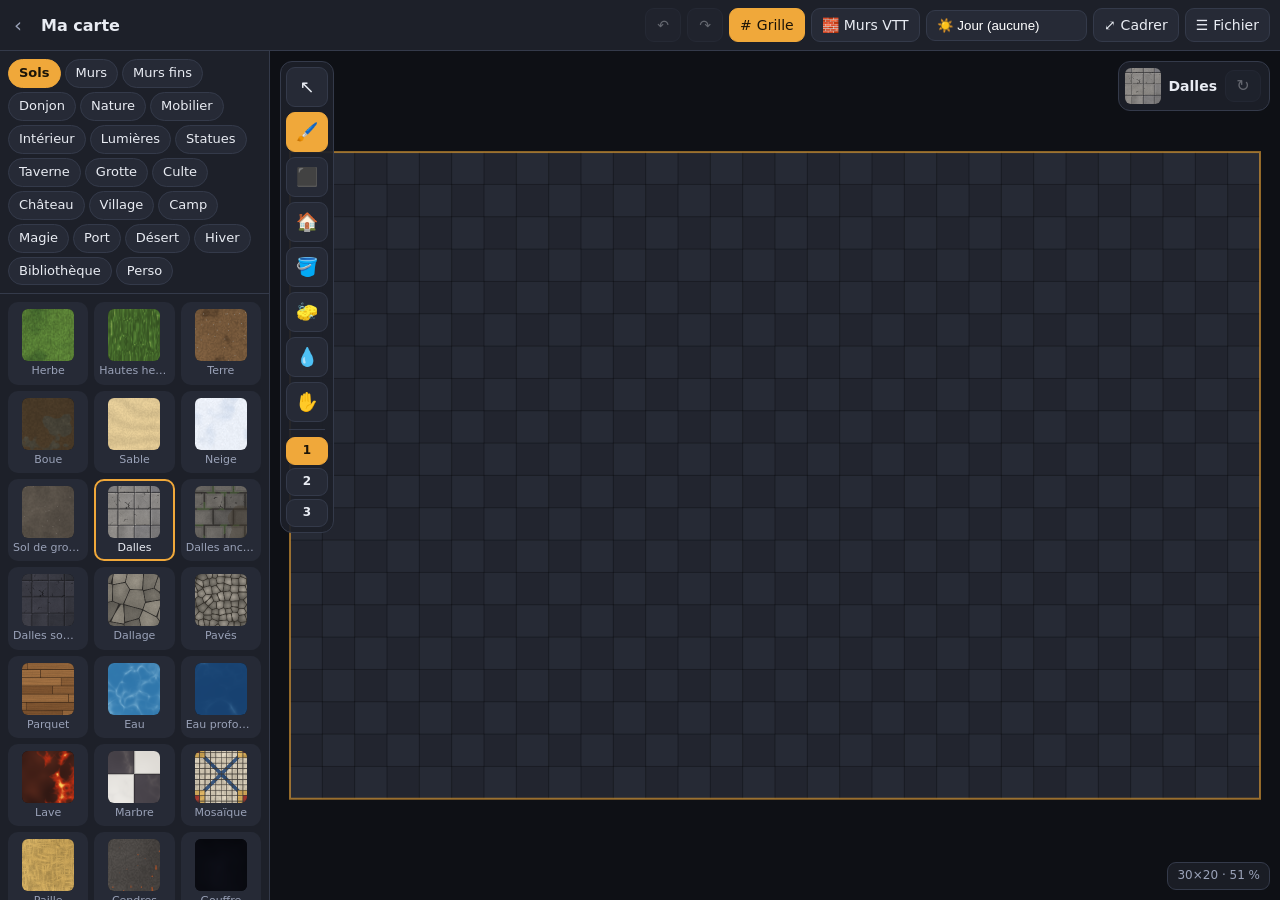
<file: carte/index.html>
<!doctype html><html lang="fr"><head><meta charset="utf-8"><meta name="viewport" content="width=device-width,initial-scale=1,viewport-fit=cover">
<title>Atelier de Cartes</title>
<link rel="manifest" href="manifest.webmanifest">
<link rel="icon" href="icon.svg" type="image/svg+xml">
<link rel="apple-touch-icon" href="apple-touch-icon.png">
<meta name="apple-mobile-web-app-capable" content="yes">
<meta name="mobile-web-app-capable" content="yes">
<meta name="apple-mobile-web-app-title" content="Cartes">
<meta name="theme-color" content="#1b1e27">
<style>
/* Atelier de Cartes : éditeur de cartes en cases, assets dessinés par le code (aucune image externe). */
:root{
  --fond:#14161d; --panneau:#1d2029; --panneau2:#262a36; --ligne:#343a4a;
  --texte:#e9ecf3; --doux:#9aa2b8; --accent:#f0a83a; --accent2:#ffcf7a; --danger:#e5604d;
  color-scheme:dark;
}
[hidden]{display:none!important}
*{box-sizing:border-box}
html,body{height:100%;margin:0;overflow:hidden}
body{background:var(--fond);color:var(--texte);font:14px/1.3 system-ui,-apple-system,"Segoe UI",Roboto,sans-serif;
  -webkit-user-select:none;user-select:none;display:flex;flex-direction:column}
button{font:inherit;color:inherit;cursor:pointer}
button:focus-visible,input:focus-visible{outline:2px solid var(--accent);outline-offset:2px}

/* Barre du haut */
.barre{display:flex;align-items:center;gap:6px;padding:8px 10px;padding-top:calc(8px + env(safe-area-inset-top,0px));
  background:var(--panneau);border-bottom:1px solid var(--ligne);flex:none}
.barre a.retour{color:var(--doux);text-decoration:none;font-size:20px;padding:0 4px}
#nom{flex:1;min-width:60px;max-width:280px;background:transparent;border:1px solid transparent;border-radius:8px;
  color:var(--texte);font:600 16px system-ui,sans-serif;padding:6px 8px}
#nom:hover,#nom:focus{border-color:var(--ligne);background:var(--fond);outline:none}
.esp{flex:1}
.btn{background:var(--panneau2);border:1px solid var(--ligne);border-radius:9px;padding:7px 10px;min-width:36px;
  display:inline-flex;align-items:center;justify-content:center;gap:5px;white-space:nowrap}
.btn:hover{border-color:#4a5268}
.btn:disabled{opacity:.35;cursor:default}
.btn.actif{background:var(--accent);border-color:var(--accent);color:#1b1408}
.menu-wrap{position:relative}
.menu{position:absolute;right:0;top:calc(100% + 6px);background:var(--panneau2);border:1px solid var(--ligne);border-radius:12px;
  padding:6px;min-width:220px;z-index:30;box-shadow:0 10px 30px rgba(0,0,0,.5)}
.menu button{display:block;width:100%;text-align:left;background:none;border:0;padding:9px 10px;border-radius:8px}
.menu button:hover{background:var(--ligne)}
.menu hr{border:0;border-top:1px solid var(--ligne);margin:4px 0}

/* Zone principale */
main{flex:1;display:flex;min-height:0}
#zone{flex:1;position:relative;min-width:0;overflow:hidden}
#cv{display:block;width:100%;height:100%;touch-action:none;cursor:crosshair}
#cv.main{cursor:grab}
#cv.main.tient{cursor:grabbing}

/* Outils flottants */
.outils{position:absolute;left:10px;top:10px;display:flex;flex-direction:column;gap:5px;background:rgba(29,32,41,.92);
  border:1px solid var(--ligne);border-radius:12px;padding:5px;z-index:5}
.outils .btn{width:42px;height:40px;padding:0;font-size:18px}
.outils .sep{height:1px;background:var(--ligne);margin:2px 3px}
.tailles{display:flex;flex-direction:column;gap:3px}
.tailles .btn{height:28px;font-size:12px;font-weight:700}
#info{position:absolute;right:10px;bottom:10px;background:rgba(29,32,41,.85);border:1px solid var(--ligne);border-radius:9px;
  padding:5px 9px;color:var(--doux);font-size:12px;font-variant-numeric:tabular-nums;pointer-events:none}
#gomme-opts{position:absolute;right:10px;top:10px;background:rgba(29,32,41,.94);border:1px solid var(--ligne);border-radius:12px;
  padding:6px;display:flex;flex-wrap:wrap;gap:5px;align-items:center;z-index:6;max-width:calc(100% - 80px)}
#gomme-opts .titre{color:var(--doux);font-size:12px;padding:0 4px}
#gomme-opts .btn{height:32px;padding:0 9px;font-size:13px}
#gomme-opts .btn.actif{background:#e5604d;border-color:#e5604d;color:#fff}
#sel-opts{position:absolute;right:10px;top:10px;background:rgba(29,32,41,.94);border:1px solid var(--ligne);border-radius:12px;padding:6px;display:flex;flex-wrap:wrap;gap:5px;align-items:center;z-index:6;max-width:calc(100% - 80px)}
#sel-opts .titre{color:var(--doux);font-size:12px;padding:0 4px;max-width:140px;overflow:hidden;text-overflow:ellipsis;white-space:nowrap}
#sel-opts .btn{height:32px;min-width:34px;padding:0 8px}
.echelle{color:var(--doux);font-size:12px;min-width:38px;text-align:center;font-variant-numeric:tabular-nums}
#courant{position:absolute;right:10px;top:10px;background:rgba(29,32,41,.92);border:1px solid var(--ligne);border-radius:12px;
  padding:6px 8px 6px 6px;display:flex;align-items:center;gap:8px;z-index:5}
#courant canvas{width:36px;height:36px;border-radius:6px;background:#0d0f14}
#courant .nomc{font-weight:600;max-width:120px;overflow:hidden;text-overflow:ellipsis;white-space:nowrap}
#courant .btn{height:32px;font-size:16px}

/* Panneau des assets */
#panneau{width:270px;flex:none;background:var(--panneau);border-right:1px solid var(--ligne);display:flex;flex-direction:column;min-height:0;order:-1}
.onglets{display:flex;flex-wrap:wrap;gap:4px;padding:8px;border-bottom:1px solid var(--ligne)}
.onglets button{background:var(--panneau2);border:1px solid var(--ligne);border-radius:999px;padding:5px 10px;font-size:13px}
.onglets button.actif{background:var(--accent);border-color:var(--accent);color:#1b1408;font-weight:600}
#grille-assets{flex:1;overflow:auto;padding:8px;display:grid;grid-template-columns:repeat(auto-fill,minmax(70px,1fr));gap:6px;align-content:start}
.asset{background:var(--panneau2);border:2px solid transparent;border-radius:10px;padding:5px 3px 4px;display:flex;flex-direction:column;
  align-items:center;gap:3px;font-size:11px;color:var(--doux)}
.asset canvas{width:52px;height:52px;border-radius:6px;background:#0d0f14}
.asset:hover{border-color:var(--ligne)}
.asset.actif{border-color:var(--accent);color:var(--texte)}
.asset span{max-width:100%;overflow:hidden;text-overflow:ellipsis;white-space:nowrap}
.asset.ajout canvas{display:none}
.asset.ajout b{width:52px;height:52px;display:grid;place-items:center;font-size:26px;border:2px dashed var(--ligne);border-radius:8px;color:var(--doux)}

/* Dialogue */
dialog{background:var(--panneau);color:var(--texte);border:1px solid var(--ligne);border-radius:16px;padding:18px;max-width:min(92vw,360px)}
dialog::backdrop{background:rgba(0,0,0,.6)}
dialog h2{margin:0 0 12px;font-size:18px}
dialog label{display:flex;align-items:center;justify-content:space-between;gap:10px;margin:10px 0}
dialog input[type=number]{width:90px;background:var(--fond);border:1px solid var(--ligne);border-radius:8px;color:var(--texte);padding:7px;font:inherit}
dialog .pieds{display:flex;justify-content:flex-end;gap:8px;margin-top:16px}
dialog select{background:var(--fond);border:1px solid var(--ligne);border-radius:8px;color:var(--texte);padding:7px;font:inherit}

dialog input[type=text]{width:130px;background:var(--fond);border:1px solid var(--ligne);border-radius:8px;color:var(--texte);padding:7px;font:inherit}
dialog input[type=checkbox]{width:20px;height:20px;accent-color:var(--accent)}
dialog .pieds.col{flex-direction:column;align-items:stretch}
dialog .pieds.col .btn{padding:10px}
dialog .resume{color:var(--doux);font-size:13px;margin:12px 0 0;line-height:1.5}
dialog .aide{margin-top:12px;color:var(--doux);font-size:13px}
dialog .aide summary{cursor:pointer;color:var(--texte)}
#ambiance{max-width:170px;appearance:none;-webkit-appearance:none}
@media (max-width:720px){ #ambiance{max-width:46px} }
#dlg-exemples{max-width:min(94vw,620px)}
#liste-exemples{display:grid;grid-template-columns:repeat(auto-fill,minmax(250px,1fr));gap:10px;margin-top:12px;max-height:60vh;overflow:auto}
.exemple{background:var(--panneau2);border:1px solid var(--ligne);border-radius:12px;padding:0;overflow:hidden;text-align:left;display:flex;flex-direction:column}
.exemple:hover{border-color:var(--accent)}
.exemple img{width:100%;aspect-ratio:3/2;object-fit:cover;display:block;background:#0d0f14}
.exemple b{display:block;padding:8px 10px 2px}
.exemple span{display:block;padding:0 10px 10px;color:var(--doux);font-size:12px}
#grille-assets .biblio-barre{grid-column:1/-1;display:flex;flex-direction:column;gap:6px}
.biblio-boutons{display:flex;gap:6px}.biblio-boutons .btn{flex:1;font-size:12px;padding:6px}
#bib-dossier{width:100%;font-size:12px;text-align:left}
#bib-recherche{width:100%;background:var(--fond);border:1px solid var(--ligne);border-radius:8px;color:var(--texte);padding:7px;font:inherit}
.biblio-vide{grid-column:1/-1;color:var(--doux);font-size:12px;line-height:1.5;margin:4px 0}
.asset img{width:52px;height:52px;object-fit:contain;border-radius:6px;background:#0d0f14}
.bib-jauge{height:10px;background:var(--fond);border-radius:999px;overflow:hidden;margin-top:12px}#bib-barre{height:100%;width:0;background:var(--accent);transition:width .2s}
@media (max-width:720px){ #grille-assets .biblio-barre{grid-row:1/-1;grid-column:span 3;width:auto} #grille-assets .biblio-vide{grid-row:1/-1;grid-column:span 4;white-space:normal} .biblio-boutons .btn{padding:6px 4px} }
#dlg-biblio{max-width:min(94vw,520px)}
#bib-choix{margin-top:10px}.bib-choix-tete{display:flex;gap:6px;align-items:center}.bib-choix-tete b{flex:1}.bib-choix-tete .btn{padding:4px 10px;font-size:12px}
#bib-liste-choix{max-height:40vh;overflow:auto;margin-top:6px;border:1px solid var(--ligne);border-radius:8px;padding:4px 8px}
#bib-liste-choix label{display:flex;justify-content:flex-start;gap:8px;margin:5px 0;font-size:13px}#bib-liste-choix label span{color:var(--doux);margin-left:auto}
#toast{position:fixed;left:50%;bottom:24px;transform:translateX(-50%);background:var(--panneau2);border:1px solid var(--ligne);
  border-radius:999px;padding:8px 16px;z-index:50;opacity:0;transition:opacity .2s;pointer-events:none}
#toast.vu{opacity:1}

/* Téléphone : le panneau passe en bas */
@media (max-width:720px){
  main{flex-direction:column}
  #panneau{width:auto;height:190px;order:1;border-right:0;border-top:1px solid var(--ligne);padding-bottom:env(safe-area-inset-bottom,0px)}
  .onglets{flex-wrap:nowrap;overflow-x:auto;padding:6px 8px}
  .onglets button{flex:none}
  #grille-assets{grid-template-columns:none;grid-auto-flow:column;grid-auto-columns:70px;grid-template-rows:1fr;overflow-x:auto;overflow-y:hidden}
  .barre .txt{display:none}
  #courant .nomc{display:none}
  .outils .btn{width:38px;height:36px;font-size:16px}
}
</style>
</head><body>

<header class="barre">
  <a class="retour" href="../" title="Retour" aria-label="Retour">‹</a>
  <input id="nom" value="Ma carte" aria-label="Nom de la carte" spellcheck="false">
  <span class="esp"></span>
  <button class="btn" id="b-annuler" title="Annuler (Ctrl+Z)" aria-label="Annuler">↶</button>
  <button class="btn" id="b-refaire" title="Refaire (Ctrl+Y)" aria-label="Refaire">↷</button>
  <button class="btn actif" id="b-grille" title="Grille (G)">#<span class="txt"> Grille</span></button>
  <button class="btn" id="b-vtt" title="Voir les murs, portes et lumières exportés (V)">🧱<span class="txt"> Murs VTT</span></button>
  <select class="btn" id="ambiance" title="Ambiance lumineuse : pénombre, lumières et ombres des murs" aria-label="Ambiance"></select>
  <button class="btn" id="b-cadrer" title="Cadrer la carte (0)">⤢<span class="txt"> Cadrer</span></button>
  <div class="menu-wrap">
    <button class="btn" id="b-menu" aria-haspopup="true" aria-expanded="false">☰<span class="txt"> Fichier</span></button>
    <div class="menu" id="menu" hidden>
      <button data-act="nouvelle">🗺️ Nouvelle carte…</button>
      <button data-act="generer">🎲 Générer une carte…</button>
      <button data-act="exemples">📚 Cartes d'exemple…</button>
      <button data-act="taille">📐 Taille de la carte…</button>
      <hr>
      <button data-act="ouvrir">📂 Ouvrir un fichier (.json)</button>
      <button data-act="enregistrer">💾 Enregistrer en fichier (.json)</button>
      <button data-act="foundry">🎲 Exporter pour Foundry VTT…</button>
      <button data-act="png">🖼️ Exporter l'image seule (.png)</button>
      <hr>
      <button data-act="habiller">✨ Habiller avec ma bibliothèque</button>
      <button data-act="murs">🧱 Effacer tous les murs</button>
      <button data-act="vider">🧹 Tout effacer</button>
    </div>
  </div>
</header>

<main>
  <div id="zone">
    <canvas id="cv"></canvas>
    <div class="outils" role="toolbar" aria-label="Outils">
      <button class="btn" data-outil="selection" title="Sélection : déplacer, tourner, agrandir un objet (S)" aria-label="Sélection">↖</button>
      <button class="btn" data-outil="pinceau" title="Pinceau (B)" aria-label="Pinceau">🖌️</button>
      <button class="btn" data-outil="rect" title="Rectangle plein (U)" aria-label="Rectangle">⬛</button>
      <button class="btn" data-outil="piece" title="Pièce : sol + murs autour (P)" aria-label="Pièce">🏠</button>
      <button class="btn" data-outil="remplir" title="Remplir (F)" aria-label="Remplir">🪣</button>
      <button class="btn" data-outil="gomme" title="Gomme (E)" aria-label="Gomme">🧽</button>
      <button class="btn" data-outil="pipette" title="Pipette (I)" aria-label="Pipette">💧</button>
      <button class="btn" data-outil="main" title="Déplacer la vue (H, ou Espace)" aria-label="Déplacer la vue">✋</button>
      <div class="sep"></div>
      <div class="tailles" aria-label="Taille du pinceau">
        <button class="btn" data-taille="1" title="Pinceau 1×1">1</button>
        <button class="btn" data-taille="2" title="Pinceau 2×2">2</button>
        <button class="btn" data-taille="3" title="Pinceau 3×3">3</button>
      </div>
    </div>
    <div id="courant">
      <canvas id="cv-courant" width="72" height="72"></canvas>
      <span class="nomc" id="nom-courant"></span>
      <button class="btn" id="b-tourner" title="Tourner l'objet (R, Maj+R dans l'autre sens)" aria-label="Tourner">↻</button>
      <button class="btn" id="b-petit" title="Plus petit ( [ )" aria-label="Plus petit">−</button><span id="echelle" class="echelle">100 %</span><button class="btn" id="b-grand" title="Plus grand ( ] )" aria-label="Plus grand">+</button>
      <button class="btn" id="b-aimant" title="Aimanter à la grille : les objets se calent sur les cases">🧲</button>
    </div>
    <div id="sel-opts" hidden role="group" aria-label="Objet sélectionné">
      <span class="titre" id="sel-nom">Aucun objet</span>
      <button class="btn" data-sel="g" title="Tourner à gauche (Maj+R)">↺</button><button class="btn" data-sel="d" title="Tourner à droite (R)">↻</button>
      <button class="btn" data-sel="-" title="Plus petit ( [ )">−</button><button class="btn" data-sel="+" title="Plus grand ( ] )">+</button>
      <button class="btn" data-sel="dup" title="Dupliquer (Ctrl+D)">⧉</button><button class="btn" data-sel="haut" title="Passer devant">⬆</button><button class="btn" data-sel="bas" title="Passer derrière">⬇</button>
      <button class="btn" data-sel="suppr" title="Supprimer (Suppr)">🗑</button>
    </div>
    <div id="gomme-opts" hidden role="group" aria-label="Que faut-il effacer ?">
      <span class="titre">Effacer</span>
      <button class="btn" data-mode-gomme="auto" title="Ce qui est sous le premier clic (mur fin, objet, mur ou sol)">Auto</button>
      <button class="btn" data-mode-gomme="murs" title="Tous les murs : épais, fins, portes et fenêtres (le sol et le mobilier restent)">🧱 Murs</button>
      <button class="btn" data-mode-gomme="objets" title="Les objets seulement">🪑 Objets</button>
      <button class="btn" data-mode-gomme="sol" title="Le sol seulement">🟫 Sol</button>
      <button class="btn" id="b-zone-gomme" title="Tracer un rectangle : tout ce qu'il contient est effacé (Z)">⬚ Zone</button>
    </div>
    <div id="info"></div>
  </div>
  <aside id="panneau" aria-label="Assets">
    <div class="onglets" id="onglets"></div>
    <div id="grille-assets"></div>
  </aside>
</main>

<dialog id="dlg-taille">
  <form method="dialog">
    <h2 id="dlg-titre">Nouvelle carte</h2>
    <label>Largeur (cases) <input type="number" id="in-l" min="4" max="200" value="30"></label>
    <label>Hauteur (cases) <input type="number" id="in-h" min="4" max="200" value="20"></label>
    <label id="lbl-fond">Sol de départ
      <select id="in-fond"></select>
    </label>
    <div class="pieds">
      <button class="btn" value="annuler">Annuler</button>
      <button class="btn actif" value="ok">Valider</button>
    </div>
  </form>
</dialog>

<dialog id="dlg-export">
  <form method="dialog">
    <h2>Exporter pour Foundry VTT</h2>
    <label>Pixels par case <select id="ex-ppc"><option>70</option><option selected>100</option><option>140</option><option>200</option></select></label>
    <label>Une case vaut <select id="ex-unite"><option value="1.5|m">1,5 m</option><option value="5|ft">5 ft</option></select></label>
    <label>Dossier de l'image dans Foundry <input type="text" id="ex-dossier" value="cartes" spellcheck="false"></label>
    <label>Scène dans l'obscurité <input type="checkbox" id="ex-sombre"></label>
    <label>Grille dessinée sur l'image <input type="checkbox" id="ex-grille"></label>
    <label>Ambiance lumineuse peinte sur l'image <input type="checkbox" id="ex-lumiere" checked></label>
    <p class="resume" id="ex-resume"></p>
    <div class="pieds col">
      <button class="btn actif" value="zip">📦 Foundry : image + scène (.zip)</button>
      <button class="btn" value="json">📄 Scène Foundry seule (.json)</button>
      <button class="btn" value="image">🖼️ Image de la scène seule</button>
      <button class="btn" value="uvtt">🗺️ Universal VTT (.dd2vtt)</button>
      <button class="btn" value="annuler">Annuler</button>
    </div>
    <details class="aide"><summary>Comment importer dans Foundry ?</summary>
      <p><b>.zip</b> : décompresse-le. Dans Foundry, ouvre le navigateur de fichiers, crée le dossier indiqué ci-dessus (dans <i>Data</i>) et téléverse l'image. Crée une scène vide, fais un clic droit dessus dans l'onglet Scènes → <i>Importer des données</i>, puis choisis le fichier <i>.json</i>. Murs, portes et lumières sont en place.</p>
      <p><b>.json</b> : la scène seule (murs, portes, lumières, grille). Télécharge aussi « Image de la scène seule » avec les mêmes réglages et téléverse-la dans le dossier indiqué, puis importe le .json comme ci-dessus.</p>
      <p><b>.dd2vtt</b> : avec le module <i>Universal Battlemap Importer</i>, tout s'importe d'un coup (image, murs, portes, lumières). Les fenêtres ne sont pas prises en charge par ce format.</p>
    </details>
  </form>
</dialog>

<dialog id="dlg-generer">
  <form method="dialog">
    <h2>Générer une carte</h2>
    <p class="resume">Choisis un lieu : l'Atelier crée une carte neuve, différente à chaque fois, que tu peux ensuite modifier librement. Elle remplace la carte en cours.</p>
    <label>Lieu <select id="gen-theme"></select></label>
    <label id="gen-lbl-hab">Habiller avec ma bibliothèque <input type="checkbox" id="gen-hab" checked></label>
    <p class="resume" id="gen-info"></p>
    <div class="pieds"><button class="btn" value="annuler">Annuler</button><button class="btn actif" value="ok">🎲 Générer</button></div>
  </form>
</dialog>

<dialog id="dlg-exemples">
  <form method="dialog">
    <h2>Cartes d'exemple</h2>
    <p class="resume">Ouvre une carte pour la modifier, t'en inspirer ou l'exporter vers Foundry. Elle remplace la carte en cours : enregistre celle-ci d'abord si tu veux la garder.</p>
    <div class="onglets" id="filtres-exemples" style="border:0;padding:8px 0 0"></div>
    <div id="liste-exemples"></div>
    <div class="pieds"><button class="btn" value="annuler">Fermer</button></div>
  </form>
</dialog>

<dialog id="dlg-import">
  <form method="dialog">
    <h2>Importer des assets</h2>
    <p class="resume" id="imp-nb"></p>
    <label>Échelle de l'asset (pixels par case) <input type="number" id="imp-ppc" min="10" max="2000" value="200"></label>
    <label>Ajouter un contour et une ombre <input type="checkbox" id="imp-contour"></label>
    <p class="resume">Les packs du commerce (Forgotten Adventures, etc.) sont le plus souvent à 200 px par case et ont déjà leur ombre. L'asset se pose à sa vraie taille ; tourne-le avec ↻.</p>
    <div class="pieds"><button class="btn" value="annuler">Annuler</button><button class="btn actif" value="ok">Importer</button></div>
  </form>
</dialog>

<input type="file" id="f-json" accept=".json,application/json" hidden>
<input type="file" id="f-image" accept="image/*" hidden multiple>
<input type="file" id="f-dossier" hidden webkitdirectory directory multiple>
<input type="file" id="f-zip" accept=".zip,.dungeondraft_pack,application/zip" hidden multiple>
<dialog id="dlg-biblio">
  <h2>Ajouter à la bibliothèque</h2>
  <p class="resume" id="bib-resume"></p>
  <div id="bib-choix" hidden><div class="bib-choix-tete"><b>Catégories à importer</b><button class="btn" type="button" id="bib-tout">Tout</button><button class="btn" type="button" id="bib-rien">Rien</button></div><div id="bib-liste-choix"></div></div>
  <label>Échelle des assets (pixels par case) <input type="number" id="bib-ppc" min="10" max="2000" value="200"></label>
  <p class="resume">La plupart des packs (Forgotten Adventures, Tom Cartos…) sont à 200 px par case ; certains à 100, 140 ou 300. Les sous-dossiers deviennent des catégories. Les images restent dans ce navigateur, rien n'est publié.</p>
  <div class="pieds" id="bib-pieds"><button class="btn" id="bib-annuler" type="button">Annuler</button><button class="btn actif" id="bib-ok" type="button">Importer</button></div>
  <div id="bib-progres" hidden><div class="bib-jauge"><div id="bib-barre"></div></div><p class="resume" id="bib-txt"></p><div class="pieds"><button class="btn" type="button" onclick="bibAnnule=true">Arrêter</button></div></div>
</dialog>
<div id="toast" role="status"></div>

<script>
'use strict';
/* =====================================================================
   Atelier de Cartes
   - Une carte = une grille de cases sur 3 calques : sol, murs, objets.
   - Chaque asset est décrit dans ASSETS (catégorie, calque, dessin).
     Pour ajouter un asset : une entrée de plus, rien d'autre à toucher.
   - Les dessins sont vectoriels : ils sont refaits à la résolution voulue
     (écran ou export 70 à 200 px par case), donc toujours nets.
   - Export Foundry VTT : murs, portes, fenêtres, obstacles et lumières
     sont calculés à partir de la carte (voir « Géométrie VTT »).
   ===================================================================== */

const T = 64;          // taille d'une case en unités « monde » (les dessins sont écrits dans cette unité)
const MARGE = 20;      // débord autorisé autour d'un objet (feuillage, ombre, halo)
const CLE_SAUVEGARDE = 'atelier-cartes-v1', CLE_EXPORT = 'atelier-cartes-export';

/* ---------- Outils de dessin ---------- */
function hasard(graine){ return function(){ graine|=0; graine=graine+0x6D2B79F5|0; let t=Math.imul(graine^graine>>>15,1|graine);
  t=t+Math.imul(t^t>>>7,61|t)^t; return ((t^t>>>14)>>>0)/4294967296; }; }
function hashTexte(s){ let h=2166136261; for(const c of s){ h^=c.charCodeAt(0); h=Math.imul(h,16777619); } return h>>>0; }
function hashCase(x,y){ return (Math.imul(x,73856093) ^ Math.imul(y,19349663))>>>0; }
function toile(l,h){ const c=document.createElement('canvas'); c.width=Math.max(1,Math.ceil(l)); c.height=Math.max(1,Math.ceil(h)); return c; }
function nuance(hex,f){ const n=parseInt(hex.slice(1),16); let r=n>>16,g=n>>8&255,b=n&255;
  const m=v=>Math.max(0,Math.min(255,Math.round(f>=0? v+(255-v)*f : v*(1+f))));
  return `rgb(${m(r)},${m(g)},${m(b)})`; }
function taches(c,r,n,couleurs,tmin,tmax,l=T,h=T){ for(let i=0;i<n;i++){ c.fillStyle=couleurs[(r()*couleurs.length)|0];
  const t=tmin+r()*(tmax-tmin), x=r()*l, y=r()*h, ra=t/2; c.beginPath();
  // la tache est répétée de l'autre côté si elle dépasse : les tuiles se raccordent sans couture
  for(const dx of [0,-l,l]) for(const dy of [0,-h,h]){ if((dx&&(x+dx+ra<0||x+dx-ra>l))||(dy&&(y+dy+ra<0||y+dy-ra>h))) continue;
    c.moveTo(x+dx+ra,y+dy); c.arc(x+dx,y+dy,ra,0,7); } c.fill(); } }
function rrect(c,x,y,l,h,ra){ c.beginPath(); c.roundRect(x,y,l,h,ra); }
function ombre(){} // les ombres des objets sont ajoutées automatiquement (voir objetCanvas)
function cercle(c,x,y,ra,coul,trait){ c.beginPath(); c.arc(x,y,ra,0,7); if(coul){c.fillStyle=coul;c.fill();} if(trait){c.strokeStyle=trait;c.stroke();} }
function feuillage(c,cx,cy,R,graine,teintes){ // houppier : touffes superposées, éclairées en haut à gauche
  const r=hasard(graine);
  teintes.forEach((coul,k)=>{ const n=[9,8,7,5,4][k], ra=R*[1,.82,.62,.42,.22][k], t=R*[.34,.3,.26,.2,.12][k];
    for(let i=0;i<n;i++){ const a=i/n*Math.PI*2+r()*.6+k, d=ra*(.45+r()*.25), x=cx+Math.cos(a)*d-k*2.2, y=cy+Math.sin(a)*d-k*2.2, rr=t*(.85+r()*.4);
      const g=c.createRadialGradient(x-rr*.35,y-rr*.35,rr*.1,x,y,rr); g.addColorStop(0,nuance(coul,.18)); g.addColorStop(1,nuance(coul,-.12));
      c.fillStyle=g; c.beginPath(); c.arc(x,y,rr,0,7); c.fill(); } });
  for(let i=0;i<14;i++){ const a=r()*7, d=r()*R*.8; cercle(c,cx+Math.cos(a)*d-6,cy+Math.sin(a)*d-6,1+r()*1.6,'rgba(255,255,210,.22)'); } }
/* Finition commune des objets (sauf décalcomanies et images importées) :
   ombrage interne (arêtes éclairées en haut à gauche, ombrées en bas à droite), lumière d'ensemble et grain. */
let motifGrain=null;
function grain(){ if(motifGrain) return motifGrain; const t=toile(96,96), c=t.getContext('2d'), im=c.createImageData(96,96), r=hasard(77);
  for(let i=0;i<im.data.length;i+=4){ const v=(104+r()*48)|0; im.data[i]=im.data[i+1]=im.data[i+2]=v; im.data[i+3]=255; } c.putImageData(im,0,0);
  const t2=toile(192,192), c2=t2.getContext('2d'); c2.imageSmoothingEnabled=true; c2.drawImage(t,0,0,192,192); return motifGrain=t2; }
function finition(cv,u){ const w=cv.width, h=cv.height, c=cv.getContext('2d');
  // masque inversé : tout sauf l'objet
  const inv=toile(w,h), i=inv.getContext('2d'); i.fillStyle='#000'; i.fillRect(0,0,w,h); i.globalCompositeOperation='destination-out'; i.drawImage(cv,0,0);
  c.save(); c.setTransform(1,0,0,1,0,0); c.globalCompositeOperation='source-atop';
  c.shadowColor='rgba(10,6,4,.5)'; c.shadowBlur=4*u; c.shadowOffsetX=-2.2*u; c.shadowOffsetY=-2.8*u; c.drawImage(inv,0,0);      // arêtes ombrées (bas, droite)
  c.shadowColor='rgba(255,246,225,.32)'; c.shadowBlur=2.5*u; c.shadowOffsetX=1.4*u; c.shadowOffsetY=1.8*u; c.drawImage(inv,0,0); // arêtes éclairées (haut, gauche)
  c.shadowColor='transparent';
  const g=c.createLinearGradient(0,0,w,h); g.addColorStop(0,'rgba(255,244,220,.13)'); g.addColorStop(.55,'rgba(0,0,0,0)'); g.addColorStop(1,'rgba(0,0,0,.16)');
  c.fillStyle=g; c.fillRect(0,0,w,h);
  // grain : limité à l'objet, en lumière douce
  const gr=toile(w,h), q=gr.getContext('2d'); q.fillStyle=q.createPattern(grain(),'repeat'); q.fillRect(0,0,w,h); q.globalCompositeOperation='destination-in'; q.drawImage(cv,0,0);
  c.globalCompositeOperation='soft-light'; c.globalAlpha=.5; c.drawImage(gr,0,0); c.restore(); }
function bois(c,x,y,w,h,coul){ // plateau de bois : planches nuancées, joints, veinage, nœuds, chant
  const n=Math.max(2,Math.round(h/9)), r=hasard(Math.round(x*7+y*13+w*3+h)), ph=h/n;
  c.save(); rrect(c,x,y,w,h,3); c.clip();
  for(let i=0;i<n;i++){ const py=y+i*ph, v=(r()-.5)*.22, g=c.createLinearGradient(x,py,x,py+ph); g.addColorStop(0,nuance(coul,v+.1)); g.addColorStop(1,nuance(coul,v-.08));
    c.fillStyle=g; c.fillRect(x,py,w,ph+.5);
    c.strokeStyle='rgba(40,20,5,.22)'; c.lineWidth=.8; for(let k=0;k<3;k++){ const yy=py+ph*(.2+k*.3)+(r()-.5)*1.5; c.beginPath(); c.moveTo(x,yy);
      c.bezierCurveTo(x+w*.3,yy+(r()-.5)*3,x+w*.6,yy+(r()-.5)*3,x+w,yy+(r()-.5)*2); c.stroke(); }
    if(r()<.35){ const kx=x+8+r()*(w-16), ky=py+ph*.5; c.fillStyle='rgba(50,25,8,.45)'; c.beginPath(); c.ellipse(kx,ky,2.6,ph*.22,0,0,7); c.fill(); c.strokeStyle='rgba(50,25,8,.25)'; c.beginPath(); c.ellipse(kx,ky,4.2,ph*.34,0,0,7); c.stroke(); }
    if(i>0){ c.fillStyle='rgba(20,10,4,.45)'; c.fillRect(x,py-.6,w,1.2); c.fillStyle='rgba(255,230,190,.12)'; c.fillRect(x,py+.6,w,.8); }
    if(w>40&&r()<.6){ const jx=x+w*(.25+r()*.5); c.fillStyle='rgba(20,10,4,.4)'; c.fillRect(jx,py,1.1,ph); } }
  c.restore(); c.strokeStyle=nuance(coul,-.45); c.lineWidth=2; rrect(c,x,y,w,h,3); c.stroke();
  c.strokeStyle='rgba(255,230,190,.18)'; c.lineWidth=1; c.beginPath(); c.moveTo(x+3,y+1.5); c.lineTo(x+w-3,y+1.5); c.stroke(); }
function tonneau(c,x,y,r){ const g=c.createRadialGradient(x-r*.35,y-r*.35,r*.1,x,y,r); g.addColorStop(0,'#b07a44'); g.addColorStop(.7,'#7d5028'); g.addColorStop(1,'#5a3818'); cercle(c,x,y,r,g);
  c.strokeStyle='rgba(40,20,5,.45)'; c.lineWidth=Math.max(.8,r*.05); for(let i=0;i<10;i++){ const a=i/10*Math.PI*2; c.beginPath(); c.moveTo(x+Math.cos(a)*r*.55,y+Math.sin(a)*r*.55); c.lineTo(x+Math.cos(a)*r*.93,y+Math.sin(a)*r*.93); c.stroke(); }
  const fond=c.createRadialGradient(x-r*.2,y-r*.2,1,x,y,r*.55); fond.addColorStop(0,'#c08a52'); fond.addColorStop(1,'#8a5a2e'); cercle(c,x,y,r*.53,fond);
  c.strokeStyle='rgba(40,20,5,.3)'; c.lineWidth=Math.max(.7,r*.04); for(let i=-2;i<=2;i++){ c.beginPath(); c.moveTo(x+i*r*.2,y-Math.sqrt(Math.max(0,.28-(i*.2)**2))*r); c.lineTo(x+i*r*.2,y+Math.sqrt(Math.max(0,.28-(i*.2)**2))*r); c.stroke(); }
  for(const [rr,ep] of [[.95,.13],[.6,.09]]){ c.lineWidth=r*ep; cercle(c,x,y,r*rr,null,'#2e2e30'); c.lineWidth=r*ep*.35; c.beginPath(); c.arc(x,y,r*rr,Math.PI*1.05,Math.PI*1.6); c.strokeStyle='rgba(220,225,235,.55)'; c.stroke(); }
  cercle(c,x+r*.25,y-r*.1,r*.06,'#2a1a0a'); }
function roc(c,x,y,r,graine){ // bloc de pierre : dessus plat éclairé, flancs ombrés selon leur orientation
  const rr=hasard(graine), n=8, ext=[], int=[], ox=-r*.12, oy=-r*.14;
  for(let k=0;k<n;k++){ const a=k/n*Math.PI*2+rr()*.35, d=r*(.78+rr()*.25); ext.push([x+Math.cos(a)*d,y+Math.sin(a)*d]); const di=d*(.5+rr()*.12); int.push([x+ox+Math.cos(a)*di,y+oy+Math.sin(a)*di]); }
  const teinte=(ec,v=0)=>`rgb(${70+ec*118+v|0},${66+ec*112+v|0},${60+ec*102+v|0})`;
  for(let k=0;k<n;k++){ const a=ext[k], b=ext[(k+1)%n], bi=int[(k+1)%n], ai=int[k], mx=(a[0]+b[0])/2-x, my=(a[1]+b[1])/2-y, l=Math.hypot(mx,my)||1;
    const ec=sat((-mx/l*.6-my/l*.8)*.5+.42); c.fillStyle=teinte(ec,(rr()-.5)*12); c.beginPath(); c.moveTo(...a); c.lineTo(...b); c.lineTo(...bi); c.lineTo(...ai); c.closePath(); c.fill();
    c.strokeStyle='rgba(25,22,18,.22)'; c.lineWidth=.7; c.stroke(); }
  const g=c.createLinearGradient(x-r*.5,y-r*.6,x+r*.4,y+r*.3); g.addColorStop(0,teinte(.95)); g.addColorStop(1,teinte(.72));
  c.fillStyle=g; c.beginPath(); int.forEach((p,k)=>k?c.lineTo(...p):c.moveTo(...p)); c.closePath(); c.fill();
  c.strokeStyle='rgba(25,22,18,.3)'; c.lineWidth=.9; c.beginPath(); c.moveTo(x+ox-r*.15,y+oy-r*.05); c.lineTo(x+ox+r*.08,y+oy+r*.12); c.lineTo(x+ox+r*.12,y+oy+r*.3); c.stroke();
  for(let k=0;k<2;k++) if(rr()<.6) cercle(c,x+(rr()-.3)*r*.9,y+(rr()-.2)*r*.9,r*.1*(.6+rr()),'rgba(78,100,50,.45)'); }
function chope(c,x,y,r){ cercle(c,x+r*.9,y,r*.35,null,'#5a3a1e'); c.lineWidth=r*.3; c.beginPath(); c.arc(x+r*1.05,y,r*.45,-1.2,1.2); c.strokeStyle='#5a3a1e'; c.stroke();
  cercle(c,x,y,r,'#7a5230','#3a2616'); const g=c.createRadialGradient(x-r*.3,y-r*.3,0,x,y,r*.8); g.addColorStop(0,'#fffaf0'); g.addColorStop(1,'#e8d8b0'); cercle(c,x,y,r*.75,g); }
function assiette(c,x,y,r,type){ cercle(c,x,y,r,'#e9e4d8','#9a958c'); cercle(c,x,y,r*.7,null,'rgba(0,0,0,.12)');
  if(type==='viande'){ c.fillStyle='#8a4a22'; c.beginPath(); c.ellipse(x,y,r*.55,r*.38,.5,0,7); c.fill(); c.fillStyle='#efe8d6'; c.fillRect(x+r*.3,y-r*.5,r*.15,r*.5); }
  else if(type==='pain'){ c.fillStyle='#c9903a'; c.beginPath(); c.ellipse(x,y,r*.6,r*.4,-.3,0,7); c.fill(); c.strokeStyle='#8a5a1a'; c.lineWidth=1; for(let i=-1;i<=1;i++){ c.beginPath(); c.moveTo(x+i*r*.25-2,y-r*.25); c.lineTo(x+i*r*.25+2,y+r*.25); c.stroke(); } }
  else { [['#c0303a',-.3,-.2],['#6aa84f',.3,-.1],['#e8b43a',0,.3]].forEach(([coul,a,b])=>cercle(c,x+a*r,y+b*r,r*.28,coul)); } }
function tabouretS(c,x,y){ const g=c.createRadialGradient(x-3,y-3,1,x,y,8); g.addColorStop(0,'#a8754a'); g.addColorStop(1,'#6b4527'); cercle(c,x,y,8,g,'#3e2814'); }
function luth(c,x,y,s){ c.save(); c.translate(x,y); c.rotate(-.6); c.scale(s,s); c.fillStyle='#a8743f'; c.beginPath(); c.ellipse(0,8,12,15,0,0,7); c.fill(); c.strokeStyle='#5a3818'; c.lineWidth=1.5; c.stroke();
  cercle(c,0,6,4,'#2a1a0a'); c.fillStyle='#6b4426'; c.fillRect(-2.5,-24,5,20); c.fillStyle='#4a2d17'; c.fillRect(-4,-30,8,7); c.strokeStyle='rgba(240,230,200,.7)'; c.lineWidth=.6;
  for(let i=-1;i<=1;i++){ c.beginPath(); c.moveTo(i*1.4,-26); c.lineTo(i*1.4,16); c.stroke(); } c.restore(); }
function caisse(c,x,y,t){ c.fillStyle='#a87a45'; c.fillRect(x-t,y-t,2*t,2*t); c.strokeStyle='#6b4a24'; c.lineWidth=t*.18; c.strokeRect(x-t*.9,y-t*.9,t*1.8,t*1.8);
  c.beginPath(); c.moveTo(x-t*.9,y-t*.9); c.lineTo(x+t*.9,y+t*.9); c.stroke(); c.fillStyle='rgba(255,230,190,.12)'; c.fillRect(x-t,y-t,2*t,t*.25); }
function stalag(c,x,y,r,graine){ const rr=hasard(graine); for(let k=0;k<5;k++){ const f=1-k*.19, pts=[];
    for(let i=0;i<9;i++){ const a=i/9*Math.PI*2+rr()*.3; pts.push([x-k*r*.06+Math.cos(a)*r*f*(.82+rr()*.25),y-k*r*.06+Math.sin(a)*r*f*(.82+rr()*.25)]); }
    c.fillStyle=nuance('#6a625a',-.25+k*.13); c.beginPath(); pts.forEach(([a,b],i)=>i?c.lineTo(a,b):c.moveTo(a,b)); c.closePath(); c.fill(); }
  cercle(c,x-r*.3,y-r*.3,Math.max(1.2,r*.12),'#c9c1b6'); }
function cristalForme(c,x,y,w,hh,a,c1,c2,c3){ c.save(); c.translate(x,y); c.rotate(a); const g=c.createLinearGradient(-w,0,w,0); g.addColorStop(0,c1); g.addColorStop(.5,c2); g.addColorStop(1,c3);
  c.fillStyle=g; c.beginPath(); c.moveTo(0,-hh); c.lineTo(w,-hh*.4); c.lineTo(w*.7,hh*.5); c.lineTo(-w*.7,hh*.5); c.lineTo(-w,-hh*.4); c.closePath(); c.fill();
  c.strokeStyle='rgba(255,255,255,.5)'; c.lineWidth=1; c.beginPath(); c.moveTo(0,-hh); c.lineTo(0,hh*.5); c.stroke(); c.restore(); }
function bougie(c,x,y,r,support){ if(support) cercle(c,x,y,r*1.6,support); const g=c.createRadialGradient(x,y,0,x,y,r*4); g.addColorStop(0,'rgba(255,210,120,.45)'); g.addColorStop(1,'rgba(255,170,60,0)'); cercle(c,x,y,r*4,g);
  cercle(c,x,y,r,'#efe6cf','#a89a7a'); cercle(c,x,y,r*.45,'#ffb43a'); cercle(c,x,y,r*.22,'#fff6d0'); }
function runes(c,cx,cy,R,n,coul){ const t='ᚠᚢᚦᚨᚱᚲᚷᚹᚺᚾᛁᛃᛇᛈᛉᛊᛏᛒᛖᛗᛚᛜᛞᛟ'; c.fillStyle=coul; c.font=`bold ${Math.max(7,R*.28)}px serif`; c.textAlign='center'; c.textBaseline='middle';
  for(let i=0;i<n;i++){ const a=i/n*Math.PI*2; c.save(); c.translate(cx+Math.cos(a)*R,cy+Math.sin(a)*R); c.rotate(a+Math.PI/2); c.fillText(t[i%t.length],0,0); c.restore(); } }
function crane(c,x,y,r){ const g=c.createRadialGradient(x-r*.3,y-r*.4,1,x,y,r); g.addColorStop(0,'#fbf6e8'); g.addColorStop(1,'#c9bfa4'); c.fillStyle=g; c.beginPath(); c.ellipse(x,y,r,r*1.1,0,0,7); c.fill();
  c.strokeStyle='rgba(90,80,60,.6)'; c.lineWidth=1; c.stroke(); cercle(c,x-r*.38,y-r*.05,r*.26,'#2a2520'); cercle(c,x+r*.38,y-r*.05,r*.26,'#2a2520'); c.fillStyle='#2a2520'; c.fillRect(x-r*.12,y+r*.35,r*.24,r*.2); }
function fiole(c,x,y,r,coul){ const g=c.createRadialGradient(x-r*.3,y-r*.3,0,x,y,r); g.addColorStop(0,'#ffffff'); g.addColorStop(.35,coul); g.addColorStop(1,nuance(coul,-.5)); cercle(c,x,y,r,g,'rgba(0,0,0,.5)');
  cercle(c,x,y,r*.35,'#8a6a4a'); }
function epee(c,x,y,a){ c.save(); c.translate(x,y); c.rotate(a); const g=c.createLinearGradient(-3,0,3,0); g.addColorStop(0,'#9aa1ab'); g.addColorStop(.5,'#f0f3f6'); g.addColorStop(1,'#7a818c');
  c.fillStyle=g; c.beginPath(); c.moveTo(-2.6,-4); c.lineTo(2.6,-4); c.lineTo(2.2,-24); c.lineTo(0,-28); c.lineTo(-2.2,-24); c.fill(); c.fillStyle='#b8861a'; c.fillRect(-8,-5,16,3.5);
  c.fillStyle='#4a2d17'; c.fillRect(-1.8,-1.5,3.6,10); cercle(c,0,10,2.6,'#d9a93a'); c.restore(); }
function lance(c,x,y,a){ c.save(); c.translate(x,y); c.rotate(a); c.fillStyle='#7a5230'; c.fillRect(-1.5,-20,3,46); c.fillStyle='#c9ced6'; c.beginPath(); c.moveTo(0,-30); c.lineTo(4,-20); c.lineTo(0,-17); c.lineTo(-4,-20); c.fill(); c.restore(); }
function sac(c,x,y,r){ const g=c.createRadialGradient(x-r*.3,y-r*.3,1,x,y,r); g.addColorStop(0,'#d9c08e'); g.addColorStop(1,'#9e8352'); c.fillStyle=g; c.beginPath(); c.ellipse(x,y,r,r*.85,0,0,7); c.fill();
  c.strokeStyle='#6b5530'; c.lineWidth=1.5; c.beginPath(); c.moveTo(x-2,y-r*.7); c.lineTo(x+2,y-r*.7); c.stroke(); }
function O_tas(c,x,y){ caisse(c,x-6,y-4,8); tonneau(c,x+10,y+6,8); }
function montants(c,l,h){ // pierres de part et d'autre d'une ouverture (porte, fenêtre…)
  c.fillStyle='#3a3836'; c.fillRect(0,h/2-10,10,20); c.fillRect(l-10,h/2-10,10,20);
  c.fillStyle='rgba(255,255,255,.12)'; c.fillRect(0,h/2-10,10,2); c.fillRect(l-10,h/2-10,10,2); }

/* ---------- Les assets ----------
   calque 'sol'   : dessin(c, r) remplit une case T×T (r = hasard, 4 variantes)
                    prio : un sol de priorité plus haute déborde en fondu sur ses voisins ; dur : bords nets (sols construits)
   calque 'murs'  : comme le sol ; bords, relief et ombre sont ajoutés au rendu
   calque 'objets': dessin(c, l, h) dans l'empreinte l×h (taille en cases), débord possible
   Pour l'export VTT :
     ouverture : 'porte' | 'secrete' | 'herse' | 'fenetre' (se pose dans un mur, s'oriente toute seule)
     obstacle  : retrait (fraction de case) du carré de murs qui entoure l'objet (bloque la vue)
     lumiere   : { clair, faible (en cases), couleur, anim }
     editeur   : visible dans l'éditeur seulement, jamais sur l'image exportée */
const ASSETS = {
  /* ===== Sols =====
     px(wx, wy, C) : couleur du pixel aux coordonnées monde (en cases) → C = [r,g,b].
     Les textures sont continues sur toute la carte : aucune couture, aucune répétition. */
  herbe:{nom:'Herbe',cat:'Sols',calque:'sol',prio:7,px(x,y,C){
    const m=fbm(x*.21,y*.21,3), p=fbm(x*1.1+5,y*1.1,3), g=vn(x*26,y*26), b=vn(x*44,y*12+vn(x*5,y*5)*4);
    mel(C,[62,104,44],[108,148,62],m); vers(C,[50,84,38],sm(.52,.72,p)*.55); vers(C,[146,146,78],sm(.66,.82,fbm(x*.5-9,y*.5+3,2))*.45);
    mul(C,.84+.2*g+.16*(b-.5)); }},
  herbe_haute:{nom:'Hautes herbes',cat:'Sols',calque:'sol',prio:8,px(x,y,C){
    const m=fbm(x*.3,y*.3,3), b=vn(x*36,y*9+vn(x*4,y*4)*5), b2=vn(x*20+40,y*6);
    mel(C,[46,82,34],[96,138,56],m); mul(C,.7+.45*b*b+.15*b2); vers(C,[170,176,96],sm(.88,.98,b)*.5); }},
  terre:{nom:'Terre',cat:'Sols',calque:'sol',prio:5,px(x,y,C){
    const m=fbm(x*.35,y*.35,3), d=fbm(x*2.6,y*2.6,3), g=vn(x*28,y*28);
    mel(C,[94,70,46],[138,104,70],m); vers(C,[74,54,36],sm(.55,.78,d)*.7); mul(C,.88+.2*g); cailloux(x,y,C,6,.12,[138,128,116]); }},
  boue:{nom:'Boue',cat:'Sols',calque:'sol',prio:4.5,px(x,y,C){
    const m=fbm(x*.4,y*.4,3), f=fbm(x*1.8,y*1.8,3), g=vn(x*24,y*24);
    mel(C,[58,46,32],[86,68,46],m); const fl=sm(.6,.66,f); vers(C,[66,70,64],fl*.6); mul(C,.9+.14*g+fl*.18*Math.pow(ridge(x*3,y*3,2),6)); }},
  sable:{nom:'Sable',cat:'Sols',calque:'sol',prio:4,px(x,y,C){
    const m=fbm(x*.28,y*.28,3), r=Math.sin((y*3.2+fbm(x*.7,y*.7,2)*4)*Math.PI), g=vn(x*34,y*34);
    mel(C,[204,178,126],[232,210,160],m); mul(C,1+r*.035+(g-.5)*.1); }},
  neige:{nom:'Neige',cat:'Sols',calque:'sol',prio:6,px(x,y,C){
    const m=fbm(x*.3,y*.3,3), s=fbm(x*1.4+3,y*1.4,3), g=vn(x*30,y*30);
    mel(C,[222,230,242],[248,250,255],m); vers(C,[186,202,226],sm(.55,.8,s)*.55); mul(C,.97+.05*g); if(g>.97) vers(C,[255,255,255],.8); }},
  sol_grotte:{nom:'Sol de grotte',cat:'Sols',calque:'sol',prio:5.5,px(x,y,C){
    const m=fbm(x*.45,y*.45,3), r=ridge(x*1.9,y*1.9,3), g=vn(x*26,y*26);
    mel(C,[66,60,54],[98,90,80],m); mul(C,.8+.3*r+.1*g); cailloux(x,y,C,5,.1,[112,104,96]); }},
  dalles:{nom:'Dalles',cat:'Sols',calque:'sol',dur:true,px(x,y,C){ carreaux(x,y,C,[128,128,134],[150,146,140]); }},
  dalles_anciennes:{nom:'Dalles anciennes',cat:'Sols',calque:'sol',dur:true,px(x,y,C){ // donjon : usées, fissurées, mousse dans les joints
    const ry=Math.floor(y*2), dec=(ry%2)*.27, rx=Math.floor((x+dec)*1.6), fx=(x+dec)*1.6-rx, fy=y*2-ry, h=h2(rx*5+1,ry*3+7)/255, e=Math.min(fx*.62,(1-fx)*.62,fy*.5,(1-fy)*.5);
    mel(C,[88,86,84],[128,124,118],h*.6+vn(x*.6,y*.6)*.4); mul(C,(.8+.3*fbm(x*2.4+h*7,y*2.4,3))*(.94+.08*vn(x*40,y*40)));
    const usure=fbm(x*1.2+3,y*1.2,2); if(usure>.6) mul(C,1+(usure-.6)*.4);
    if(e<.05){ const j=1-e/.05, mousse=fbm(x*3,y*3,2)>.55; vers(C,mousse?[52,72,38]:[34,32,30],j*.85); }
    else if(e<.08) mul(C,.9);
    const cr=ridge(x*4+h*30,y*4-h*10,2); if(h>.6&&cr>.93) mul(C,1-.6*sm(.93,.985,cr));
    if(fbm(x*.7+9,y*.7,3)>.66) vers(C,[70,60,46],.35); }},
  dalles_noires:{nom:'Dalles sombres',cat:'Sols',calque:'sol',dur:true,px(x,y,C){ carreaux(x,y,C,[48,50,58],[66,66,76]); }},
  dallage:{nom:'Dallage',cat:'Sols',calque:'sol',dur:true,px(x,y,C){ // grandes pierres plates irrégulières
    worley(x*2.1,y*2.1); const e=W2-W1, h=WID/255;
    mel(C,[112,108,100],[150,144,132],h); mul(C,(1.06-.22*W1)*(.82+.26*fbm(x*2.5,y*2.5,3))*(.94+.08*vn(x*40,y*40)));
    vers(C,[44,42,40],sm(.07,.025,e)); }},
  paves:{nom:'Pavés',cat:'Sols',calque:'sol',dur:true,px(x,y,C){
    worley(x*4.6,y*4.6); const e=W2-W1, h=WID/255;
    mel(C,[110,106,98],[152,146,136],h); mul(C,(1.18-.55*W1)*(.85+.2*fbm(x*1.5,y*1.5,2)));
    vers(C,[52,48,42],sm(.14,.05,e)); }},
  parquet:{nom:'Parquet',cat:'Sols',calque:'sol',dur:true,px(x,y,C){
    const rh=.25, rg=Math.floor(y/rh), fy=y/rh-rg, off=h2(rg,17)/255*3, L=1.5, p=(x+off)/L, id=Math.floor(p), fx=p-id, h=h2(id*5+rg,rg*3+11)/255;
    mel(C,[118,78,44],[160,112,66],h); mul(C,1+.05*Math.sin(y*110+fbm(x*1.2+id*9,y*16,2)*9)+(vn(x*50,y*50)-.5)*.06);
    if(fy<.1) mul(C,1+.12*(1-fy/.1)); if(fy>.88) mul(C,1-.25*(fy-.88)/.12);
    vers(C,[38,24,14],Math.max(sm(.05,.0,Math.min(fy,1-fy)),sm(.012,.0,Math.min(fx,1-fx)*L))); }},
  eau:{nom:'Eau',cat:'Sols',calque:'sol',prio:2,liquide:true,fondu:true,rive:[226,240,246],px(x,y,C){
    const m=fbm(x*.33,y*.33,3), c=Math.max(ridge(x*1.5+3,y*1.5,3),ridge(x*2.4-11,y*2.1+5,2));
    mel(C,[36,102,156],[58,134,186],m); vers(C,[196,234,250],Math.pow(c,7)*.5); }},
  eau_profonde:{nom:'Eau profonde',cat:'Sols',calque:'sol',prio:1,liquide:true,fondu:true,rive:[200,226,240],px(x,y,C){
    const m=fbm(x*.3,y*.3,3), c=ridge(x*1.2+7,y*1.2,3);
    mel(C,[16,52,96],[30,78,128],m); vers(C,[120,180,220],Math.pow(c,8)*.35); }},
  lave:{nom:'Lave',cat:'Sols',calque:'sol',prio:3,liquide:true,rive:[255,150,50],px(x,y,C){
    const r=ridge(x*1.1,y*1.1,4), m=fbm(x*2,y*2,2), t=sm(.86,.98,r);
    mel(C,[44,22,18],[84,38,26],m); const k=sm(.7,.9,r); C2[0]=lerp(196,255,t); C2[1]=lerp(46,214,t); C2[2]=lerp(18,96,t); vers(C,C2,k); }},
  marbre:{nom:'Marbre',cat:'Sols',calque:'sol',dur:true,px(x,y,C){ const tx=Math.floor(x), ty=Math.floor(y), fx=x-tx, fy=y-ty, alt=(tx+ty)%2, e=Math.min(fx,fy,1-fx,1-fy);
    const v=ridge(x*.9+alt*7,y*.9,4); mel(C,alt?[214,210,204]:[58,54,60],alt?[240,238,234]:[86,80,88],fbm(x*.6,y*.6,3)); vers(C,alt?[150,146,150]:[160,150,140],Math.pow(v,9)*.7);
    if(e<.04) mul(C,1-.35*(1-e/.04)); }},
  mosaique:{nom:'Mosaïque',cat:'Sols',calque:'sol',dur:true,px(x,y,C){ const n=6, tx=Math.floor(x*n), ty=Math.floor(y*n), fx=x*n-tx, fy=y*n-ty, e=Math.min(fx,fy,1-fx,1-fy);
    const cx=Math.abs(((x%2)+2)%2-1), cy=Math.abs(((y%2)+2)%2-1), d=Math.max(cx,cy), h=h2(tx,ty)/255;
    const pal=d<.35?[[150,40,40],[170,60,50]]:d<.5?[[200,160,80],[220,180,100]]:Math.abs(cx-cy)<.08?[[40,70,110],[60,90,130]]:[[200,190,170],[220,210,190]];
    mel(C,pal[0],pal[1],h); mul(C,.9+.15*vn(x*20,y*20)); vers(C,[60,55,50],sm(.1,.03,e)); }},
  paille:{nom:'Paille',cat:'Sols',calque:'sol',prio:6.5,px(x,y,C){ const m=fbm(x*.5,y*.5,3), s=vn(x*30+vn(x*3,y*3)*5,y*6), s2=vn(x*7,y*28+vn(x*2,y*4)*6);
    mel(C,[176,140,70],[220,186,110],m); mul(C,.75+.3*Math.max(s,s2)+.1*vn(x*50,y*50)); }},
  cendres:{nom:'Cendres',cat:'Sols',calque:'sol',prio:4.8,px(x,y,C){ const m=fbm(x*.45,y*.45,3), g=vn(x*30,y*30);
    mel(C,[54,50,48],[100,96,92],m); mul(C,.85+.2*g); if(vn(x*9,y*9)>.88) vers(C,[220,90,30],.6*sm(.88,.97,vn(x*9,y*9))); }},
  gouffre:{nom:'Gouffre',cat:'Sols',calque:'sol',prio:0,px(x,y,C){ mel(C,[3,4,8],[16,18,28],fbm(x*.8,y*.8,3)*.8); }},

  /* ===== Murs ===== (le dessus du mur ; contour, relief et ombres sont ajoutés au rendu) */
  mur_pierre:{nom:'Pierre',cat:'Murs',calque:'murs',bord:'#1c1b1a',px(x,y,C){ appareil(x,y,C,.25,.45,[100,96,90],[142,136,128],[46,44,42],.5); }},
  mur_taille:{nom:'Pierre taillée',cat:'Murs',calque:'murs',bord:'#1a1a1d',px(x,y,C){ appareil(x,y,C,.5,.5,[118,118,124],[150,150,156],[52,52,58],.5); }},
  mur_brique:{nom:'Brique',cat:'Murs',calque:'murs',bord:'#2b120c',px(x,y,C){ appareil(x,y,C,.125,.25,[126,54,38],[170,82,56],[70,56,50],.5); }},
  mur_bois:{nom:'Palissade',cat:'Murs',calque:'murs',bord:'#24160b',
    pxFin(u,v,w,C){ const n=3, t=(v+.5)*n, p=Math.floor(t), f=t-p, h=h2(p+Math.floor(w*7),Math.floor(u/1.3+p*.4))/255;
      mel(C,[96,62,34],[138,94,54],h); mul(C,(.7+.4*Math.sin(f*Math.PI))*(.9+.14*vn(u*3,v*30+p*5))); if(f<.08||f>.92) mul(C,.55); },
    px(x,y,C){
    const w=.2, col=Math.floor(x/w), fx=x/w-col, h=h2(col,7)/255;
    mel(C,[96,62,34],[132,90,52],h); mul(C,(.5+.6*Math.sin(fx*Math.PI))*(.88+.2*vn(x*28,y*3+col*5)));
    if(Math.abs(((y+h*3)%1.6)-.8)<.03) mul(C,.6); }},
  mur_grotte:{nom:'Roche',cat:'Murs',calque:'murs',bord:'#141210',organique:true,px(x,y,C){
    const r=ridge(x*1.3,y*1.3,4), m=fbm(x*.6,y*.6,3), st=Math.sin((y*2.2+fbm(x*.5,y*.5,2)*3)*Math.PI);
    mel(C,[50,45,40],[118,108,96],r*.75+m*.25); mul(C,(.86+.18*vn(x*20,y*20))*(1+st*.05)); if(r>.86) vers(C,[150,140,126],(r-.86)*2.5); }},
  mur_colombage:{nom:'Colombage',cat:'Murs',calque:'murs',bord:'#2a1a0e',
    pxFin(u,v,w,C){ const f=((u*2.5)%1+1)%1, poteau=f<.13||Math.abs(v)>.34;
      if(poteau){ mel(C,[66,40,22],[98,62,34],vn(u*4,v*9+w)); mul(C,.88+.18*vn(u*40,v*6)); } else { mel(C,[204,194,174],[232,224,206],fbm(u*3,v*3+w,3)); mul(C,.93+.09*vn(u*50,v*50)); } },
    px(x,y,C){ const fx=((x%1)+1)%1, fy=((y%1)+1)%1, poutre=Math.min(fx,1-fx)<.08||Math.min(fy,1-fy)<.08||Math.abs(fx-fy)<.06;
    if(poutre){ mel(C,[70,44,24],[96,62,34],vn(x*3,y*20)); mul(C,.9+.15*vn(x*30,y*4)); } else { mel(C,[206,196,176],[232,224,206],fbm(x*2,y*2,3)); mul(C,.94+.08*vn(x*40,y*40)); } }},
  mur_marbre:{nom:'Marbre',cat:'Murs',calque:'murs',bord:'#26242a',px(x,y,C){ appareil(x,y,C,.5,1,[200,196,190],[234,230,224],[90,86,84],.5); vers(C,[140,136,140],Math.pow(ridge(x*1.2,y*1.2,4),10)*.6); }},
  haie:{nom:'Haie',cat:'Murs',calque:'murs',bord:'#10230b',px(x,y,C){
    worley(x*6,y*6); const h=WID/255; mel(C,[30,62,26],[78,132,52],(1-W1)*.8+h*.2); mul(C,.8+.3*vn(x*30,y*30)); if(W1<.12) vers(C,[120,170,80],.4); }},

  /* ===== Murs fins (posés sur les bords des cases) ===== */
  fin_taille:{nom:'Pierre taillée',cat:'Murs fins',calque:'bords',matiere:'mur_taille',pilier:['#b9b6b0','#66625c']},
  fin_pierre:{nom:'Moellons',cat:'Murs fins',calque:'bords',matiere:'mur_pierre',pilier:['#a39d94','#57534d']},
  fin_brique:{nom:'Brique',cat:'Murs fins',calque:'bords',matiere:'mur_brique',pilier:['#b07a5e','#5e3426']},
  fin_bois:{nom:'Cloison bois',cat:'Murs fins',calque:'bords',matiere:'mur_bois',pilier:['#8a5f3a','#3e2814']},
  fin_roche:{nom:'Roche',cat:'Murs fins',calque:'bords',matiere:'mur_grotte',pilier:['#7a726a','#37322d']},
  fin_colombage:{nom:'Colombage',cat:'Murs fins',calque:'bords',matiere:'mur_colombage',pilier:['#8a5f3a','#3e2814']},
  fin_marbre:{nom:'Marbre',cat:'Murs fins',calque:'bords',matiere:'mur_marbre',pilier:['#f2f0ec','#9a968f']},
  porte_fine:{nom:'Porte',cat:'Murs fins',calque:'bords',ouverture:'porte'},
  herse_fine:{nom:'Herse',cat:'Murs fins',calque:'bords',ouverture:'herse'},
  porte_fine_secrete:{nom:'Porte secrète',cat:'Murs fins',calque:'bords',ouverture:'secrete',matiere:'mur_taille',pilier:['#b9b6b0','#66625c']},
  fenetre_fine:{nom:'Fenêtre',cat:'Murs fins',calque:'bords',ouverture:'fenetre',matiere:'mur_taille',pilier:['#b9b6b0','#66625c']},
  arche:{nom:'Arche (passage)',cat:'Murs fins',calque:'bords',ouverture:'arche'},

  /* ===== Ouvertures et lumières (Donjon) ===== */
  porte:{nom:'Porte',cat:'Donjon',calque:'objets',ouverture:'porte',dessin(c,l,h){ montants(c,l,h);
    c.fillStyle='rgba(0,0,0,.35)'; c.fillRect(10,h/2-4,l-20,12);
    c.fillStyle='#8b5a2b'; c.fillRect(10,h/2-6,l-20,12); c.fillStyle='rgba(0,0,0,.3)'; for(let i=1;i<4;i++) c.fillRect(10+i*(l-20)/4,h/2-6,1.2,12);
    c.fillStyle='#5a3a1c'; c.fillRect(14,h/2-6,3,12); c.fillRect(l-17,h/2-6,3,12); cercle(c,l-20,h/2,2.2,'#e0b04a'); }},
  porte_double:{nom:'Porte double',cat:'Donjon',calque:'objets',taille:[2,1],ouverture:'porte',dessin(c,l,h){ montants(c,l,h);
    c.fillStyle='rgba(0,0,0,.35)'; c.fillRect(10,h/2-4,l-20,12);
    for(const x of [10,l/2]){ c.fillStyle='#7d4f25'; c.fillRect(x,h/2-6,l/2-10,12); c.fillStyle='#d9a93a'; c.fillRect(x+6,h/2-6,3,12); c.fillRect(x+l/2-19,h/2-6,3,12); }
    c.fillStyle='rgba(0,0,0,.45)'; c.fillRect(l/2-.6,h/2-6,1.2,12); }},
  porte_secrete:{nom:'Porte secrète',cat:'Donjon',calque:'objets',decal:true,ouverture:'secrete',editeur:true,dessin(c,l,h){
    c.strokeStyle='#ff9f1c';c.lineWidth=3;c.setLineDash([6,5]); c.beginPath(); c.moveTo(4,h/2);c.lineTo(l-4,h/2);c.stroke(); c.setLineDash([]);
    cercle(c,l/2,h/2,11,'rgba(30,20,5,.85)','#ff9f1c'); c.fillStyle='#ff9f1c'; c.font='bold 14px system-ui'; c.textAlign='center'; c.textBaseline='middle'; c.fillText('S',l/2,h/2+1); }},
  herse:{nom:'Herse',cat:'Donjon',calque:'objets',ouverture:'herse',dessin(c,l,h){ montants(c,l,h);
    c.strokeStyle='#2a2c30';c.lineWidth=4; c.beginPath(); c.moveTo(10,h/2+1.5);c.lineTo(l-10,h/2+1.5);c.stroke();
    c.strokeStyle='#9aa1ab';c.lineWidth=2.5; for(let i=0;i<6;i++){ const x=13+i*(l-26)/5; c.beginPath(); c.moveTo(x,h/2-5);c.lineTo(x,h/2+5);c.stroke(); }
    c.beginPath(); c.moveTo(10,h/2);c.lineTo(l-10,h/2);c.stroke(); }},
  fenetre:{nom:'Fenêtre',cat:'Donjon',calque:'objets',ouverture:'fenetre',dessin(c,l,h){ montants(c,l,h);
    c.fillStyle='#5a4128'; c.fillRect(10,h/2-5,l-20,10); c.fillStyle='#a9dcf5'; c.fillRect(12,h/2-2.5,l-24,5);
    c.fillStyle='rgba(255,255,255,.7)'; c.fillRect(16,h/2-2.5,6,2); c.fillStyle='#5a4128'; c.fillRect(l/2-1,h/2-5,2,10); }},
  torche:{nom:'Torche',cat:'Donjon',calque:'objets',decal:true,lumiere:{clair:4,faible:8,couleur:'#ff9b4a',anim:'torch'},dessin(c,l,h){
    const g=c.createRadialGradient(l/2,h/2,2,l/2,h/2,l/2+14); g.addColorStop(0,'rgba(255,200,90,.5)'); g.addColorStop(1,'rgba(255,160,40,0)');
    c.fillStyle=g; c.fillRect(-MARGE,-MARGE,l+MARGE*2,h+MARGE*2);
    c.fillStyle='#4a3020'; c.fillRect(l/2-3,h/2-2,6,14); cercle(c,l/2,h/2-3,6,'#ff9a2a'); cercle(c,l/2,h/2-4,3,'#fff1a8'); }},
  lumiere:{nom:'Lumière',cat:'Donjon',calque:'objets',decal:true,editeur:true,lumiere:{clair:3,faible:6,couleur:'#fff1c9',anim:null},dessin(c,l,h){
    c.strokeStyle='#ffd166';c.lineWidth=2.5;c.lineCap='round'; for(let i=0;i<8;i++){ const a=i/8*Math.PI*2; c.beginPath();
      c.moveTo(l/2+Math.cos(a)*13,h/2+Math.sin(a)*13); c.lineTo(l/2+Math.cos(a)*19,h/2+Math.sin(a)*19); c.stroke(); }
    cercle(c,l/2,h/2,9,'#ffd166','#7a5a10'); }},

  /* ===== Donjon : décor ===== */
  escalier:{nom:'Escalier',cat:'Donjon',calque:'objets',dessin(c,l,h){ for(let i=0;i<6;i++){ const v=.15-i*.09;
      c.fillStyle=nuance('#8b8e96',v); c.fillRect(4,4+i*(h-8)/6,l-8,(h-8)/6); c.fillStyle='rgba(0,0,0,.35)'; c.fillRect(4,4+(i+1)*(h-8)/6-2,l-8,2); }
    c.strokeStyle='#2b2a29';c.lineWidth=2; c.strokeRect(4,4,l-8,h-8); }},
  colonne:{nom:'Colonne',cat:'Donjon',calque:'objets',obstacle:.2,dessin(c,l,h){ ombre(c,l/2+5,h/2+6,19,17);
    c.fillStyle='#6d6b68'; c.fillRect(l/2-20,h/2-20,40,40); const g=c.createRadialGradient(l/2-5,h/2-5,2,l/2,h/2,16);
    g.addColorStop(0,'#d8d4cc');g.addColorStop(1,'#8a867f'); cercle(c,l/2,h/2,15,g,'#55524d'); }},
  statue:{nom:'Statue',cat:'Donjon',calque:'objets',obstacle:.2,dessin(c,l,h){ ombre(c,l/2+4,h/2+5,20,18); c.fillStyle='#5f5d5a'; c.fillRect(l/2-20,h/2-20,40,40);
    c.fillStyle='#8f8b84'; c.fillRect(l/2-17,h/2-17,34,34); cercle(c,l/2,h/2+4,11,'#bdb8ae'); cercle(c,l/2,h/2-8,7,'#cfcac0');
    c.strokeStyle='#bdb8ae';c.lineWidth=4;c.lineCap='round'; c.beginPath(); c.moveTo(l/2+8,h/2+2);c.lineTo(l/2+14,h/2-14);c.stroke(); }},
  puits:{nom:'Puits',cat:'Donjon',calque:'objets',dessin(c,l,h){ ombre(c,l/2+4,h/2+5,24,22); cercle(c,l/2,h/2,24,'#7d7a75');
    c.strokeStyle='#5a5753';c.lineWidth=1.5; for(let i=0;i<10;i++){ const a=i/10*Math.PI*2; c.beginPath();
      c.moveTo(l/2+Math.cos(a)*15,h/2+Math.sin(a)*15); c.lineTo(l/2+Math.cos(a)*24,h/2+Math.sin(a)*24); c.stroke(); }
    cercle(c,l/2,h/2,15,'#123a5e'); cercle(c,l/2-4,h/2-4,4,'rgba(255,255,255,.15)'); }},
  autel:{nom:'Autel',cat:'Donjon',calque:'objets',taille:[2,1],lumiere:{clair:1,faible:3,couleur:'#ffd27a',anim:'torch'},dessin(c,l,h){ c.fillStyle='rgba(0,0,0,.35)'; c.fillRect(10,12,l-14,h-16);
    c.fillStyle='#8d8a85'; c.fillRect(6,8,l-12,h-16); c.fillStyle='#a8a49d'; c.fillRect(6,8,l-12,5); c.fillStyle='#6e1f2b'; c.fillRect(l/2-14,8,28,h-16);
    [16,l-16].forEach(x=>{ c.fillStyle='#eee5c8'; c.fillRect(x-3,h/2-4,6,10); cercle(c,x,h/2-7,3,'#ffc23d'); }); }},
  os:{nom:'Ossements',cat:'Donjon',calque:'objets',dessin(c,l,h){ c.strokeStyle='#e8e0cc';c.lineCap='round';c.lineWidth=4;
    [[14,40,34,28],[30,46,48,40],[20,22,30,34]].forEach(([a,b,x,y])=>{ c.beginPath(); c.moveTo(a,b);c.lineTo(x,y);c.stroke();
      cercle(c,a,b,3.2,'#e8e0cc'); cercle(c,x,y,3.2,'#e8e0cc'); });
    cercle(c,42,22,9,'#efe8d6'); cercle(c,39,21,2.2,'#2a2520'); cercle(c,45,21,2.2,'#2a2520'); c.fillStyle='#efe8d6'; c.fillRect(38,27,8,5); }},
  piege:{nom:'Piège',cat:'Donjon',calque:'objets',dessin(c,l,h){ c.fillStyle='#3b3c42'; c.fillRect(6,6,l-12,h-12); c.strokeStyle='#22232a';c.lineWidth=2;c.strokeRect(6,6,l-12,h-12);
    for(let i=0;i<4;i++)for(let j=0;j<4;j++){ const x=14+i*12,y=14+j*12; c.fillStyle='#b9bec8'; c.beginPath(); c.moveTo(x,y-4);c.lineTo(x+3.5,y+3);c.lineTo(x-3.5,y+3);c.fill(); } }},
  toile:{nom:'Toile',cat:'Donjon',calque:'objets',decal:true,dessin(c,l,h){ c.strokeStyle='rgba(235,235,240,.7)';c.lineWidth=1;
    for(let i=0;i<8;i++){ const a=i/8*Math.PI*.5; c.beginPath(); c.moveTo(0,0); c.lineTo(Math.cos(a)*l*1.1,Math.sin(a)*h*1.1); c.stroke(); }
    for(let k=1;k<6;k++){ c.beginPath(); for(let i=0;i<8;i++){ const a=i/8*Math.PI*.5, d=k*11; c.lineTo(Math.cos(a)*d,Math.sin(a)*d); } c.stroke(); } }},
  sang:{nom:'Tache',cat:'Donjon',calque:'objets',decal:true,dessin(c,l,h){ const r=hasard(5);
    cercle(c,l/2,h/2,12,'rgba(120,10,15,.75)'); for(let i=0;i<9;i++){ const a=r()*7,d=10+r()*12; cercle(c,l/2+Math.cos(a)*d,h/2+Math.sin(a)*d,1.5+r()*4,'rgba(120,10,15,.75)'); } }},

  /* ===== Nature ===== */
  arbre:{nom:'Arbre',cat:'Nature',calque:'objets',taille:[2,2],dessin(c,l,h){ c.scale(l/T,h/T); feuillage(c,T/2,T/2,30,7,['#24521f','#2f6a28','#3f8532','#58a043','#86c860']); }},
  arbre_automne:{nom:'Arbre d\'automne',cat:'Nature',calque:'objets',taille:[2,2],dessin(c,l,h){ c.scale(l/T,h/T); feuillage(c,T/2,T/2,29,21,['#6a2a12','#8f3c16','#b8561c','#d9822b','#f2b44c']); }},
  sapin:{nom:'Sapin',cat:'Nature',calque:'objets',taille:[2,2],dessin(c,l,h){ c.scale(l/T,h/T); const cx=T/2,cy=T/2, r=hasard(4);
    [['#173d22',31,18],['#1f5130',25,16],['#2b6b3c',18,14],['#3c8a4c',11,12],['#5dab62',5,10]].forEach(([coul,ra,n],k)=>{
      c.fillStyle=coul; c.beginPath(); for(let i=0;i<n*2;i++){ const a=i/(n*2)*Math.PI*2+k*.3, d=i%2?ra*(.55+r()*.15):ra*(.92+r()*.12); c.lineTo(cx+Math.cos(a)*d-k*.6,cy+Math.sin(a)*d-k*.6); } c.fill();
      c.strokeStyle='rgba(0,0,0,.18)'; c.lineWidth=.8; c.stroke(); });
    cercle(c,cx-2,cy-2,2.2,'#7a5a3a'); }},
  buisson:{nom:'Buisson',cat:'Nature',calque:'objets',dessin(c,l,h){ ombre(c,l/2+3,h/2+5,20,15);
    [[-8,-4,12],[8,-6,11],[0,7,12],[2,-2,10]].forEach(([x,y,ra],i)=>cercle(c,l/2+x,h/2+y,ra,['#3c7a2e','#478a36','#356c29','#5ea347'][i]));
    [[-5,-7],[9,-9],[3,4]].forEach(([x,y])=>cercle(c,l/2+x,h/2+y,3,'#7cc463')); }},
  rocher:{nom:'Rocher',cat:'Nature',calque:'objets',obstacle:.2,dessin(c,l,h){ ombre(c,l/2+4,h/2+6,22,16);
    c.fillStyle='#7d7a75'; c.beginPath(); [[-20,4],[-14,-14],[4,-20],[20,-8],[18,12],[0,18],[-14,14]].forEach(([x,y])=>c.lineTo(l/2+x,h/2+y)); c.fill();
    c.fillStyle='#a19d96'; c.beginPath(); [[-14,-12],[4,-18],[14,-6],[0,-2],[-10,0]].forEach(([x,y])=>c.lineTo(l/2+x,h/2+y)); c.fill();
    c.strokeStyle='rgba(0,0,0,.3)';c.lineWidth=1.5;c.beginPath();c.moveTo(l/2,h/2-2);c.lineTo(l/2+6,h/2+10);c.stroke(); }},
  souche:{nom:'Souche',cat:'Nature',calque:'objets',dessin(c,l,h){ ombre(c,l/2+3,h/2+4,16,13);
    cercle(c,l/2,h/2,15,'#5e3d22'); cercle(c,l/2,h/2,12,'#c9a06a'); c.lineWidth=1.2;
    [8,5,2].forEach(ra=>cercle(c,l/2,h/2,ra,null,'#9a7344')); }},
  fleurs:{nom:'Fleurs',cat:'Nature',calque:'objets',decal:true,dessin(c,l,h){ const r=hasard(3);
    for(let i=0;i<9;i++){ const x=8+r()*(l-16),y=8+r()*(h-16), coul=['#ff6b8a','#ffd34d','#ffffff','#b28dff'][(r()*4)|0];
      for(let p=0;p<5;p++){ const a=p/5*Math.PI*2; cercle(c,x+Math.cos(a)*3,y+Math.sin(a)*3,2.4,coul); } cercle(c,x,y,1.8,'#f5a623'); } }},
  champignons:{nom:'Champignons',cat:'Nature',calque:'objets',dessin(c,l,h){ [[22,24,9],[40,36,7],[28,44,5]].forEach(([x,y,ra])=>{
    ombre(c,x+2,y+3,ra,ra*.7,.3); cercle(c,x,y,ra,'#d6372e'); [[-.4,-.3],[.3,-.4],[.1,.3]].forEach(([a,b])=>cercle(c,x+a*ra,y+b*ra,ra*.2,'#fff')); }); }},
  rondins:{nom:'Feu de camp',cat:'Nature',calque:'objets',lumiere:{clair:4,faible:8,couleur:'#ff8a3a',anim:'flame'},dessin(c,l,h){ const cx=l/2,cy=h/2; ombre(c,cx+2,cy+3,20,16,.3);
    for(let i=0;i<8;i++){ const a=i/8*Math.PI*2; cercle(c,cx+Math.cos(a)*16,cy+Math.sin(a)*16,4.5,'#7c7873'); }
    c.lineCap='round'; c.lineWidth=6; c.strokeStyle='#5a3a1e'; c.beginPath(); c.moveTo(cx-11,cy-7);c.lineTo(cx+11,cy+7);c.moveTo(cx-11,cy+7);c.lineTo(cx+11,cy-7);c.stroke();
    const g=c.createRadialGradient(cx,cy,1,cx,cy,13); g.addColorStop(0,'#fff6b0');g.addColorStop(.4,'#ffb43a');g.addColorStop(1,'rgba(255,80,20,0)');
    cercle(c,cx,cy,13,g); }},

  /* ===== Mobilier ===== */
  table:{nom:'Table',cat:'Mobilier',calque:'objets',taille:[2,1],dessin(c,l,h){ c.fillStyle='rgba(0,0,0,.3)'; rrect(c,8,10,l-12,h-14,4); c.fill();
    c.fillStyle='#8a5a32'; rrect(c,5,6,l-10,h-14,4); c.fill(); c.fillStyle='rgba(0,0,0,.18)';
    for(let j=1;j<3;j++) c.fillRect(6,6+j*(h-14)/3,l-12,1.2); c.strokeStyle='#5c3a1d';c.lineWidth=2; rrect(c,5,6,l-10,h-14,4); c.stroke(); }},
  table_ronde:{nom:'Table ronde',cat:'Mobilier',calque:'objets',dessin(c,l,h){ ombre(c,l/2+3,h/2+4,22,22,.3);
    cercle(c,l/2,h/2,21,'#8a5a32','#5c3a1d'); cercle(c,l/2,h/2,15,null,'rgba(0,0,0,.15)'); }},
  chaise:{nom:'Chaise',cat:'Mobilier',calque:'objets',dessin(c,l,h){ c.fillStyle='rgba(0,0,0,.3)'; c.fillRect(l/2-10,h/2-6,24,22);
    c.fillStyle='#7a4e2a'; rrect(c,l/2-12,h/2-8,24,22,3); c.fill(); c.fillStyle='#5a3618'; rrect(c,l/2-12,h/2-14,24,7,2); c.fill(); }},
  lit:{nom:'Lit',cat:'Mobilier',calque:'objets',taille:[1,2],dessin(c,l,h){ c.fillStyle='rgba(0,0,0,.3)'; c.fillRect(9,9,l-12,h-12);
    c.fillStyle='#6b4325'; rrect(c,5,5,l-10,h-10,4); c.fill(); c.fillStyle='#e9e4d8'; rrect(c,9,9,l-18,22,5); c.fill();
    c.fillStyle='#3d6aa8'; rrect(c,8,34,l-16,h-44,3); c.fill(); c.fillStyle='rgba(255,255,255,.18)'; c.fillRect(8,34,l-16,6); }},
  bibliotheque:{nom:'Bibliothèque',cat:'Mobilier',calque:'objets',taille:[2,1],dessin(c,l,h){ c.fillStyle='rgba(0,0,0,.3)'; c.fillRect(6,8,l-8,24);
    c.fillStyle='#4a2d17'; c.fillRect(3,4,l-6,24); const r=hasard(11); let x=6;
    while(x<l-8){ const w=3+r()*4; c.fillStyle=['#a33','#36a','#3a6','#a83','#738','#ccc'][(r()*6)|0]; c.fillRect(x,7,w-1,18); x+=w; } }},
  tonneau:{nom:'Tonneau',cat:'Mobilier',calque:'objets',dessin(c,l,h){ ombre(c,l/2+3,h/2+4,17,17,.3);
    cercle(c,l/2,h/2,16,'#8b5a2b'); c.lineWidth=3; cercle(c,l/2,h/2,15,null,'#3d3d3d'); c.lineWidth=2; cercle(c,l/2,h/2,9,null,'#4a4a4a');
    cercle(c,l/2,h/2,9,'rgba(255,220,160,.12)'); }},
  caisse:{nom:'Caisse',cat:'Mobilier',calque:'objets',dessin(c,l,h){ c.fillStyle='rgba(0,0,0,.3)'; c.fillRect(l/2-14,h/2-12,32,32);
    c.fillStyle='#a87a45'; c.fillRect(l/2-17,h/2-17,34,34); c.strokeStyle='#6b4a24';c.lineWidth=3; c.strokeRect(l/2-15.5,h/2-15.5,31,31);
    c.beginPath(); c.moveTo(l/2-15,h/2-15);c.lineTo(l/2+15,h/2+15);c.stroke(); }},
  coffre:{nom:'Coffre',cat:'Mobilier',calque:'objets',dessin(c,l,h){ c.fillStyle='rgba(0,0,0,.3)'; c.fillRect(l/2-16,h/2-8,36,24);
    c.fillStyle='#7a4a22'; rrect(c,l/2-19,h/2-12,38,26,4); c.fill(); c.fillStyle='#d9a93a'; c.fillRect(l/2-19,h/2-3,38,4);
    c.fillRect(l/2-12,h/2-12,4,26); c.fillRect(l/2+8,h/2-12,4,26); c.fillStyle='#ffe08a'; c.fillRect(l/2-3,h/2-4,6,7); }},
  tapis:{nom:'Tapis',cat:'Mobilier',calque:'objets',taille:[2,2],dessin(c,l,h){ c.fillStyle='#8e2b3a'; c.fillRect(8,8,l-16,h-16);
    c.strokeStyle='#e0b45a';c.lineWidth=3; c.strokeRect(14,14,l-28,h-28); c.lineWidth=1.5; c.strokeRect(20,20,l-40,h-40);
    c.fillStyle='#e0b45a'; c.beginPath(); c.moveTo(l/2,h/2-18);c.lineTo(l/2+18,h/2);c.lineTo(l/2,h/2+18);c.lineTo(l/2-18,h/2);c.fill();
    c.fillStyle='#8e2b3a'; c.beginPath(); c.moveTo(l/2,h/2-9);c.lineTo(l/2+9,h/2);c.lineTo(l/2,h/2+9);c.lineTo(l/2-9,h/2);c.fill(); }},
  /* ===== Mobilier (suite) ===== */
  armoire:{nom:'Armoire',cat:'Mobilier',calque:'objets',taille:[2,1],dessin(c,l,h){ bois(c,4,8,l-8,h-16,'#5e3c1f'); c.fillStyle='rgba(0,0,0,.35)'; c.fillRect(l/2-1,10,2,h-20);
    c.strokeStyle='rgba(255,220,170,.18)'; c.lineWidth=1.5; c.strokeRect(9,13,l/2-14,h-26); c.strokeRect(l/2+5,13,l/2-14,h-26); cercle(c,l/2-5,h/2,2.2,'#e0b04a'); cercle(c,l/2+5,h/2,2.2,'#e0b04a'); }},
  bureau:{nom:'Bureau',cat:'Mobilier',calque:'objets',taille:[2,1],dessin(c,l,h){ bois(c,5,8,l-10,h-18,'#7a4d28');
    c.save(); c.translate(24,h/2); c.rotate(-.15); c.fillStyle='#efe6cf'; c.fillRect(-11,-8,22,16); c.fillStyle='rgba(60,40,20,.5)'; for(let i=0;i<4;i++) c.fillRect(-8,-5+i*3.4,15-(i%2)*5,1); c.restore();
    c.save(); c.translate(48,h/2-2); c.rotate(.2); c.fillStyle='#f4ecd6'; c.fillRect(-9,-7,18,13); c.restore();
    cercle(c,l-26,h/2-4,4,'#222','#000'); c.strokeStyle='#eee'; c.lineWidth=1.2; c.beginPath(); c.moveTo(l-26,h/2-4); c.lineTo(l-18,h/2-14); c.stroke();
    c.fillStyle='#eee5c8'; c.fillRect(l-15,h/2,6,8); cercle(c,l-12,h/2-2,3,'#ffc23d'); }},
  banc:{nom:'Banc',cat:'Mobilier',calque:'objets',taille:[2,1],dessin(c,l,h){ bois(c,6,h/2-9,l-12,18,'#7d5130'); c.fillStyle='rgba(0,0,0,.3)'; c.fillRect(6,h/2-.5,l-12,1); }},
  tabouret:{nom:'Tabouret',cat:'Mobilier',calque:'objets',dessin(c,l,h){ const g=c.createRadialGradient(l/2-4,h/2-4,2,l/2,h/2,12); g.addColorStop(0,'#a8754a'); g.addColorStop(1,'#6b4527'); cercle(c,l/2,h/2,11,g); cercle(c,l/2,h/2,7,null,'rgba(0,0,0,.2)'); }},
  lit_double:{nom:'Grand lit',cat:'Mobilier',calque:'objets',taille:[2,2],dessin(c,l,h){ bois(c,6,6,l-12,h-12,'#5a3418');
    c.fillStyle='#ece5d3'; rrect(c,14,12,l/2-18,24,6); c.fill(); rrect(c,l/2+4,12,l/2-18,24,6); c.fill();
    const g=c.createLinearGradient(0,40,0,h-12); g.addColorStop(0,'#7a2734'); g.addColorStop(1,'#5a1824'); c.fillStyle=g; rrect(c,11,40,l-22,h-52,4); c.fill();
    c.fillStyle='#e0b45a'; c.fillRect(11,52,l-22,3); c.fillStyle='rgba(255,255,255,.12)'; c.fillRect(11,40,l-22,8); }},
  cheminee:{nom:'Cheminée',cat:'Mobilier',calque:'objets',taille:[2,1],lumiere:{clair:3,faible:7,couleur:'#ff8a3a',anim:'flame'},dessin(c,l,h){
    c.fillStyle='#6d6862'; c.fillRect(2,4,l-4,h-14); for(let i=0;i<6;i++){ c.fillStyle=nuance('#8d8780',(i%3-1)*.08); c.fillRect(4+i*(l-8)/6,6,(l-8)/6-2,10); }
    c.fillStyle='#1a1410'; rrect(c,18,18,l-36,h-30,6); c.fill();
    const g=c.createRadialGradient(l/2,h/2+4,2,l/2,h/2+4,22); g.addColorStop(0,'#fff3b0'); g.addColorStop(.35,'#ffae3a'); g.addColorStop(.7,'#d9461a'); g.addColorStop(1,'rgba(120,20,0,0)');
    c.fillStyle=g; c.fillRect(18,18,l-36,h-30); c.strokeStyle='#4a2c14'; c.lineWidth=4; c.beginPath(); c.moveTo(l/2-14,h/2+10); c.lineTo(l/2+12,h/2+2); c.stroke(); }},
  chandelier:{nom:'Chandelier',cat:'Mobilier',calque:'objets',lumiere:{clair:2,faible:5,couleur:'#ffd27a',anim:'torch'},dessin(c,l,h){
    c.lineWidth=3; cercle(c,l/2,h/2,15,null,'#2b2620'); c.lineWidth=1.5; c.beginPath(); c.moveTo(l/2-15,h/2); c.lineTo(l/2+15,h/2); c.moveTo(l/2,h/2-15); c.lineTo(l/2,h/2+15); c.stroke();
    for(let i=0;i<6;i++){ const a=i/6*Math.PI*2, x=l/2+Math.cos(a)*15, y=h/2+Math.sin(a)*15; cercle(c,x,y,3,'#efe6cf','#8a8070'); cercle(c,x,y,1.6,'#ffc23d'); } cercle(c,l/2,h/2,4,'#5a5046'); }},
  baignoire:{nom:'Baignoire',cat:'Mobilier',calque:'objets',taille:[1,2],dessin(c,l,h){ c.fillStyle='#d9d4c9'; rrect(c,8,6,l-16,h-12,18); c.fill(); c.strokeStyle='#8a8478'; c.lineWidth=2; c.stroke();
    const g=c.createLinearGradient(0,14,0,h-14); g.addColorStop(0,'#8fc7de'); g.addColorStop(1,'#5aa0c4'); c.fillStyle=g; rrect(c,14,14,l-28,h-28,12); c.fill();
    c.fillStyle='rgba(255,255,255,.5)'; c.fillRect(18,22,4,20); cercle(c,l/2,h-18,3,'#b0a690'); }},
  etabli:{nom:'Établi',cat:'Mobilier',calque:'objets',taille:[2,1],dessin(c,l,h){ bois(c,4,8,l-8,h-16,'#8a6038');
    c.save(); c.translate(26,h/2); c.rotate(.6); c.fillStyle='#6b4a2a'; c.fillRect(-2,-12,4,18); c.fillStyle='#8f969e'; c.fillRect(-6,-16,12,6); c.restore();
    c.save(); c.translate(52,h/2); c.rotate(-.3); c.fillStyle='#8f969e'; c.fillRect(-12,-2,18,4); c.fillStyle='#4a3020'; c.fillRect(6,-3,9,6); c.restore();
    for(let i=0;i<5;i++) cercle(c,l-30+i*4,h/2+6+(i%2)*2,1.4,'#b9c0c8'); c.fillStyle='#c9a46a'; c.fillRect(l-34,h/2-12,20,4); }},
  sacs:{nom:'Sacs de grain',cat:'Mobilier',calque:'objets',dessin(c,l,h){ [[20,22,13],[42,26,12],[30,42,13]].forEach(([x,y,r],i)=>{
    const g=c.createRadialGradient(x-4,y-4,2,x,y,r); g.addColorStop(0,'#d9c08e'); g.addColorStop(1,'#9e8352'); c.fillStyle=g; c.beginPath(); c.ellipse(x,y,r,r*.85,i,0,7); c.fill();
    c.strokeStyle='#6b5530'; c.lineWidth=2; c.beginPath(); c.moveTo(x-3,y-r*.7); c.lineTo(x+3,y-r*.7); c.stroke(); }); }},
  livres:{nom:'Pile de livres',cat:'Mobilier',calque:'objets',dessin(c,l,h){ [['#7a2734',0],['#2f4f7a',.3],['#3d6b3a',-.2],['#8a6a2a',.5]].forEach(([coul,a],i)=>{
    c.save(); c.translate(l/2,h/2); c.rotate(a); c.fillStyle=coul; c.fillRect(-12+i,-9+i,24,18); c.fillStyle='#efe6cf'; c.fillRect(10+i,-8+i,2,16); c.restore(); }); }},
  trone:{nom:'Trône',cat:'Mobilier',calque:'objets',dessin(c,l,h){ c.fillStyle='#b8893a'; rrect(c,l/2-22,h/2-24,44,48,6); c.fill(); c.fillStyle='#e0b45a'; rrect(c,l/2-22,h/2-24,44,12,5); c.fill();
    cercle(c,l/2-14,h/2-18,4,'#c0303a'); cercle(c,l/2+14,h/2-18,4,'#2f6ac0'); cercle(c,l/2,h/2-19,4.5,'#3aa060');
    c.fillStyle='#7a1f2a'; rrect(c,l/2-14,h/2-8,28,28,5); c.fill(); c.fillStyle='rgba(255,255,255,.15)'; c.fillRect(l/2-12,h/2-6,24,5); }},
  etal:{nom:'Étal de marché',cat:'Mobilier',calque:'objets',taille:[2,1],dessin(c,l,h){ bois(c,4,h/2,l-8,h/2-6,'#8a6038');
    for(let i=0;i<8;i++){ c.fillStyle=i%2?'#e9e2d0':'#b8343c'; c.fillRect(4+i*(l-8)/8,4,(l-8)/8,h/2-2); }
    c.fillStyle='rgba(0,0,0,.2)'; c.fillRect(4,h/2-1,l-8,3); for(let i=0;i<7;i++) cercle(c,12+i*15,h-14,4,['#d9461a','#e8b43a','#6aa84f'][i%3]); }},
  chaudron:{nom:'Chaudron',cat:'Mobilier',calque:'objets',lumiere:{clair:1,faible:3,couleur:'#ff8a3a',anim:'flame'},dessin(c,l,h){
    for(let i=0;i<6;i++){ const a=i/6*Math.PI*2; cercle(c,l/2+Math.cos(a)*21,h/2+Math.sin(a)*21,4,'#7c7873'); }
    const f=c.createRadialGradient(l/2,h/2,10,l/2,h/2,24); f.addColorStop(0,'rgba(255,170,60,.9)'); f.addColorStop(1,'rgba(255,80,20,0)'); cercle(c,l/2,h/2,24,f);
    cercle(c,l/2,h/2,16,'#25221f','#0e0c0b'); const g=c.createRadialGradient(l/2-3,h/2-3,1,l/2,h/2,12); g.addColorStop(0,'#b6f07a'); g.addColorStop(1,'#4a8a2a'); cercle(c,l/2,h/2,12,g);
    cercle(c,l/2+4,h/2-3,2,'rgba(255,255,255,.6)'); cercle(c,l/2-5,h/2+4,1.4,'rgba(255,255,255,.5)'); }},
  tonneaux:{nom:'Tonneaux',cat:'Mobilier',calque:'objets',taille:[2,2],dessin(c,l,h){ [[34,36],[74,30],[52,72],[94,78]].forEach(([x,y])=>tonneau(c,x,y,17)); }},

  /* ===== Donjon (suite) ===== */
  sarcophage:{nom:'Sarcophage',cat:'Donjon',calque:'objets',taille:[1,2],dessin(c,l,h){ c.fillStyle='#8d8a85'; rrect(c,6,6,l-12,h-12,6); c.fill();
    c.fillStyle='#a8a49d'; rrect(c,10,10,l-20,h-20,10); c.fill(); cercle(c,l/2,26,9,'#bdb8ae','#77736c');
    c.fillStyle='#bdb8ae'; c.beginPath(); c.moveTo(l/2-12,36); c.lineTo(l/2+12,36); c.lineTo(l/2+7,h-18); c.lineTo(l/2-7,h-18); c.fill();
    c.strokeStyle='#77736c'; c.lineWidth=1.5; c.beginPath(); c.moveTo(l/2-8,52); c.lineTo(l/2,62); c.lineTo(l/2+8,52); c.stroke(); }},
  cercueil:{nom:'Cercueil',cat:'Donjon',calque:'objets',taille:[1,2],dessin(c,l,h){ const p=[[l/2-10,8],[l/2+10,8],[l-10,30],[l/2+11,h-8],[l/2-11,h-8],[10,30]];
    c.fillStyle='#4a2c16'; c.beginPath(); p.forEach(([x,y],i)=>i?c.lineTo(x,y):c.moveTo(x,y)); c.closePath(); c.fill();
    c.fillStyle='#6b4224'; c.beginPath(); p.map(([x,y])=>[l/2+(x-l/2)*.8,y*.92+5]).forEach(([x,y],i)=>i?c.lineTo(x,y):c.moveTo(x,y)); c.closePath(); c.fill();
    c.fillStyle='#c9a46a'; c.fillRect(l/2-1.5,26,3,34); c.fillRect(l/2-9,36,18,3); }},
  cage:{nom:'Cage',cat:'Donjon',calque:'objets',dessin(c,l,h){ c.fillStyle='rgba(30,28,26,.55)'; c.fillRect(8,8,l-16,h-16); c.strokeStyle='#8c939e'; c.lineWidth=2.5;
    for(let i=0;i<6;i++){ const x=8+i*(l-16)/5; c.beginPath(); c.moveTo(x,8); c.lineTo(x,h-8); c.stroke(); } c.lineWidth=3.5; c.strokeRect(8,8,l-16,h-16); }},
  chaines:{nom:'Chaînes',cat:'Donjon',calque:'objets',decal:true,dessin(c,l,h){
    for(let i=0;i<9;i++){ const x=8+i*6, y=12+Math.sin(i*.8)*6+i*3; c.beginPath(); c.ellipse(x,y,4.5,2.8,i%2?.6:-.6,0,7);
      c.strokeStyle='#1c1d20'; c.lineWidth=4.5; c.stroke(); c.strokeStyle=i%2?'#9aa1ab':'#b9c0c8'; c.lineWidth=2.2; c.stroke(); }
    cercle(c,8,12,4,'#4a4e54'); c.fillStyle='#5a5f66'; c.fillRect(52,40,10,8); }},
  gravats:{nom:'Gravats',cat:'Donjon',calque:'objets',dessin(c,l,h){ const r=hasard(21); for(let i=0;i<14;i++){ const x=10+r()*(l-20), y=10+r()*(h-20), t=3+r()*8;
    c.fillStyle=nuance('#8d8a85',(r()-.5)*.4); c.beginPath(); for(let k=0;k<5;k++){ const a=k/5*Math.PI*2+r(); c.lineTo(x+Math.cos(a)*t*(.7+r()*.5),y+Math.sin(a)*t*(.7+r()*.5)); } c.fill(); } }},
  colonne_brisee:{nom:'Colonne brisée',cat:'Donjon',calque:'objets',taille:[2,1],obstacle:.25,dessin(c,l,h){ c.fillStyle='#6d6b68'; c.fillRect(6,h/2-20,40,40);
    const g=c.createRadialGradient(22,h/2-5,2,26,h/2,16); g.addColorStop(0,'#d8d4cc'); g.addColorStop(1,'#8a867f'); cercle(c,26,h/2,15,g,'#55524d');
    c.fillStyle='#55524d'; c.beginPath(); for(let k=0;k<7;k++){ const a=k/7*Math.PI*2; c.lineTo(26+Math.cos(a)*(6+k%2*3),h/2+Math.sin(a)*(6+k%2*3)); } c.fill();
    const t=c.createLinearGradient(0,h/2-12,0,h/2+12); t.addColorStop(0,'#d0ccc4'); t.addColorStop(1,'#8a867f'); c.fillStyle=t; c.fillRect(54,h/2-12,l-64,24); cercle(c,l-10,h/2,12,'#bdb8ae','#77736c'); }},
  brasero:{nom:'Brasero',cat:'Donjon',calque:'objets',lumiere:{clair:3,faible:6,couleur:'#ff9b4a',anim:'torch'},dessin(c,l,h){ cercle(c,l/2,h/2,18,'#2b2826','#121110');
    const g=c.createRadialGradient(l/2,h/2,1,l/2,h/2,15); g.addColorStop(0,'#fff6c0'); g.addColorStop(.35,'#ffb43a'); g.addColorStop(.75,'#d9461a'); g.addColorStop(1,'#5a1a08'); cercle(c,l/2,h/2,14,g);
    for(let i=0;i<4;i++){ const a=i/4*Math.PI*2+.8; c.fillStyle='#3a3632'; c.fillRect(l/2+Math.cos(a)*18-3,h/2+Math.sin(a)*18-3,6,6); } }},
  cercle_rituel:{nom:'Cercle rituel',cat:'Donjon',calque:'objets',taille:[2,2],decal:true,lumiere:{clair:1,faible:3,couleur:'#b48cff',anim:'pulse'},dessin(c,l,h){
    const cx=l/2, cy=h/2; c.shadowColor='#b48cff'; c.shadowBlur=8; c.strokeStyle='rgba(200,170,255,.9)'; c.lineWidth=2.5; cercle(c,cx,cy,52,null,c.strokeStyle); c.lineWidth=1.5; cercle(c,cx,cy,44,null,c.strokeStyle);
    c.beginPath(); for(let i=0;i<=5;i++){ const a=-Math.PI/2+i*4*Math.PI/5; c.lineTo(cx+Math.cos(a)*44,cy+Math.sin(a)*44); } c.stroke();
    c.font='9px serif'; c.fillStyle='rgba(220,200,255,.95)'; c.textAlign='center'; c.textBaseline='middle'; const runes='ᚠᚢᚦᚨᚱᚲᚷᚹᚺᚾᛁᛃ';
    for(let i=0;i<12;i++){ const a=i/12*Math.PI*2; c.fillText(runes[i],cx+Math.cos(a)*48,cy+Math.sin(a)*48); } c.shadowBlur=0; }},
  squelette:{nom:'Squelette',cat:'Donjon',calque:'objets',decal:true,dessin(c,l,h){ const os='#e8e0cc'; c.strokeStyle=os; c.lineCap='round';
    cercle(c,l/2,12,7,os); cercle(c,l/2-2.5,11,1.6,'#2a2520'); cercle(c,l/2+2.5,11,1.6,'#2a2520'); c.lineWidth=2.5; c.beginPath(); c.moveTo(l/2,19); c.lineTo(l/2,40); c.stroke();
    c.lineWidth=1.5; for(let i=0;i<4;i++){ c.beginPath(); c.moveTo(l/2-8,23+i*4); c.quadraticCurveTo(l/2,21+i*4,l/2+8,23+i*4); c.stroke(); }
    c.lineWidth=2.2; c.beginPath(); c.moveTo(l/2-6,22); c.lineTo(l/2-16,34); c.lineTo(l/2-20,46); c.moveTo(l/2+6,22); c.lineTo(l/2+14,30); c.lineTo(l/2+22,26);
    c.moveTo(l/2-4,42); c.lineTo(l/2-8,52); c.lineTo(l/2-10,62); c.moveTo(l/2+4,42); c.lineTo(l/2+10,52); c.lineTo(l/2+14,62); c.stroke(); }},
  grille_egout:{nom:'Grille',cat:'Donjon',calque:'objets',decal:true,dessin(c,l,h){ c.fillStyle='#14120f'; c.fillRect(14,14,l-28,h-28); c.strokeStyle='#5a5f66'; c.lineWidth=3;
    c.strokeRect(14,14,l-28,h-28); c.lineWidth=2.5; for(let i=1;i<5;i++){ const x=14+i*(l-28)/5; c.beginPath(); c.moveTo(x,14); c.lineTo(x,h-14); c.stroke(); } }},
  trappe:{nom:'Trappe',cat:'Donjon',calque:'objets',decal:true,dessin(c,l,h){ bois(c,10,10,l-20,h-20,'#6b4426'); c.strokeStyle='#3a3632'; c.lineWidth=3; c.strokeRect(10,10,l-20,h-20);
    c.fillStyle='#3a3632'; c.fillRect(10,18,l-20,4); c.fillRect(10,h-22,l-20,4); c.lineWidth=2.5; cercle(c,l/2,h/2,5,null,'#8c939e'); }},
  levier:{nom:'Levier',cat:'Donjon',calque:'objets',dessin(c,l,h){ c.fillStyle='#5a5753'; c.fillRect(l/2-9,h/2-6,18,12); c.strokeStyle='#4a3020'; c.lineWidth=4; c.lineCap='round';
    c.beginPath(); c.moveTo(l/2,h/2); c.lineTo(l/2+10,h/2-16); c.stroke(); cercle(c,l/2+10,h/2-16,4,'#b8343c'); }},
  tresor:{nom:'Trésor',cat:'Donjon',calque:'objets',dessin(c,l,h){ const r=hasard(8); const g=c.createRadialGradient(l/2,h/2,2,l/2,h/2,22); g.addColorStop(0,'#ffe27a'); g.addColorStop(1,'#b8861a');
    c.fillStyle=g; c.beginPath(); c.ellipse(l/2,h/2,22,17,0,0,7); c.fill();
    for(let i=0;i<26;i++){ const a=r()*7, d=r()*18; cercle(c,l/2+Math.cos(a)*d,h/2+Math.sin(a)*d*.8,2.6,r()<.5?'#ffd84a':'#e8b42a','#9a6e10'); }
    [['#e0303a',-8,-4],['#3a7fe0',7,3],['#3ac070',-2,8]].forEach(([coul,x,y])=>{ c.fillStyle=coul; c.beginPath(); c.moveTo(l/2+x,h/2+y-4); c.lineTo(l/2+x+3.5,h/2+y); c.lineTo(l/2+x,h/2+y+4); c.lineTo(l/2+x-3.5,h/2+y); c.fill(); }); }},
  cristal:{nom:'Cristaux',cat:'Donjon',calque:'objets',lumiere:{clair:2,faible:5,couleur:'#7fd4ff',anim:'pulse'},dessin(c,l,h){
    [[l/2,h/2-2,9,22,0],[l/2-11,h/2+6,6,15,-.5],[l/2+11,h/2+5,6,16,.45],[l/2+3,h/2+12,5,10,.2]].forEach(([x,y,w,hh,a])=>{ c.save(); c.translate(x,y); c.rotate(a);
      const g=c.createLinearGradient(-w,0,w,0); g.addColorStop(0,'#3a8ac4'); g.addColorStop(.5,'#c9f0ff'); g.addColorStop(1,'#2a6aa4'); c.fillStyle=g;
      c.beginPath(); c.moveTo(0,-hh); c.lineTo(w,-hh*.4); c.lineTo(w*.7,hh*.5); c.lineTo(-w*.7,hh*.5); c.lineTo(-w,-hh*.4); c.closePath(); c.fill(); c.restore(); }); }},
  fontaine:{nom:'Fontaine',cat:'Donjon',calque:'objets',taille:[2,2],obstacle:.3,dessin(c,l,h){ const cx=l/2, cy=h/2; cercle(c,cx,cy,54,'#8d8a85','#5a5753');
    for(let i=0;i<16;i++){ const a=i/16*Math.PI*2; c.strokeStyle='#6d6a65'; c.lineWidth=1.2; c.beginPath(); c.moveTo(cx+Math.cos(a)*44,cy+Math.sin(a)*44); c.lineTo(cx+Math.cos(a)*54,cy+Math.sin(a)*54); c.stroke(); }
    const g=c.createRadialGradient(cx-10,cy-10,4,cx,cy,44); g.addColorStop(0,'#8fd0ea'); g.addColorStop(1,'#2f73b8'); cercle(c,cx,cy,44,g);
    c.strokeStyle='rgba(220,245,255,.6)'; c.lineWidth=1.5; for(const r of [20,28,36]) cercle(c,cx,cy,r,null,c.strokeStyle);
    cercle(c,cx,cy,12,'#bdb8ae','#77736c'); cercle(c,cx,cy,5,'#d8f2ff'); }},
  tombe:{nom:'Tombe',cat:'Donjon',calque:'objets',taille:[1,2],dessin(c,l,h){ const g=c.createLinearGradient(0,30,0,h-6); g.addColorStop(0,'#5d4630'); g.addColorStop(1,'#3e2e1e');
    c.fillStyle=g; rrect(c,12,32,l-24,h-40,14); c.fill(); c.fillStyle='#9a958c'; rrect(c,10,6,l-20,26,10); c.fill(); c.fillStyle='#b8b3a8'; rrect(c,13,9,l-26,8,4); c.fill();
    c.fillStyle='#6d6862'; c.fillRect(l/2-1.5,13,3,14); c.fillRect(l/2-6,17,12,3); }},

  /* ===== Nature (suite) ===== */
  rochers:{nom:'Rochers',cat:'Nature',calque:'objets',taille:[2,2],obstacle:.3,dessin(c,l,h){ [[44,48,30,1],[88,44,24,2],[64,88,28,3],[100,94,14,4]].forEach(([x,y,r,s])=>roc(c,x,y,r,s)); }},
  tronc:{nom:'Tronc couché',cat:'Nature',calque:'objets',taille:[2,1],dessin(c,l,h){ const g=c.createLinearGradient(0,h/2-13,0,h/2+13); g.addColorStop(0,'#8a6038'); g.addColorStop(.5,'#6b4426'); g.addColorStop(1,'#3e2814');
    c.fillStyle=g; rrect(c,10,h/2-13,l-26,26,8); c.fill(); c.strokeStyle='rgba(30,18,8,.5)'; c.lineWidth=1.2; for(let i=0;i<6;i++){ c.beginPath(); c.moveTo(16+i*16,h/2-11); c.bezierCurveTo(22+i*16,h/2-3,12+i*16,h/2+3,20+i*16,h/2+11); c.stroke(); }
    cercle(c,l-16,h/2,13,'#c9a06a','#5e3d22'); c.lineWidth=1; [9,6,3].forEach(r=>cercle(c,l-16,h/2,r,null,'#9a7344'));
    c.fillStyle='#4f8a3a'; cercle(c,30,h/2-8,5,'#4f8a3a'); cercle(c,36,h/2-10,4,'#5ea347'); }},
  fougere:{nom:'Fougère',cat:'Nature',calque:'objets',dessin(c,l,h){ for(let i=0;i<7;i++){ const a=i/7*Math.PI*2+.3; c.save(); c.translate(l/2,h/2); c.rotate(a);
    c.strokeStyle='#2f6a28'; c.lineWidth=2; c.beginPath(); c.moveTo(0,0); c.quadraticCurveTo(10,-3,24,0); c.stroke();
    for(let k=1;k<7;k++){ const x=k*3.6, t=6-k*.7; c.fillStyle=k%2?'#4f9a3e':'#3e8433'; c.beginPath(); c.ellipse(x,-t/2,1.6,t/2+1,.4,0,7); c.ellipse(x,t/2,1.6,t/2+1,-.4,0,7); c.fill(); }
    c.restore(); } }},
  roseaux:{nom:'Roseaux',cat:'Nature',calque:'objets',decal:true,dessin(c,l,h){ const r=hasard(12);
    for(const [cx,cy] of [[20,24],[42,20],[30,44],[48,44]]){ for(let i=0;i<11;i++){ const a=-Math.PI/2+(r()-.5)*2.6, L=10+r()*10;
        c.strokeStyle=['#4f7a2a','#6a9a3a','#8ab84a'][(r()*3)|0]; c.lineWidth=1.8; c.lineCap='round'; c.beginPath(); c.moveTo(cx,cy);
        c.quadraticCurveTo(cx+Math.cos(a)*L*.5+(r()-.5)*4,cy+Math.sin(a)*L*.5,cx+Math.cos(a)*L,cy+Math.sin(a)*L); c.stroke();
        if(r()<.3){ const x=cx+Math.cos(a)*L, y=cy+Math.sin(a)*L; c.save(); c.translate(x,y); c.rotate(a); c.fillStyle='#5a3418'; c.beginPath(); c.ellipse(0,0,3.6,1.8,0,0,7); c.fill(); c.restore(); } }
      cercle(c,cx,cy,2.5,'#3e5a22'); } }},
  nenuphars:{nom:'Nénuphars',cat:'Nature',calque:'objets',decal:true,dessin(c,l,h){ [[20,22,9],[44,30,11],[28,46,8],[50,52,6]].forEach(([x,y,r],i)=>{
    c.fillStyle=i%2?'#4f9a3e':'#5fae4a'; c.beginPath(); c.moveTo(x,y); c.arc(x,y,r,.3+i,Math.PI*2-.1+i); c.closePath(); c.fill(); c.strokeStyle='rgba(20,60,20,.5)'; c.lineWidth=1; c.stroke(); });
    for(let p=0;p<6;p++){ const a=p/6*Math.PI*2; cercle(c,44+Math.cos(a)*3.5,30+Math.sin(a)*3.5,2.6,'#f7c7d9'); } cercle(c,44,30,2,'#ffd34d'); }},
  pierres_gue:{nom:'Pierres de gué',cat:'Nature',calque:'objets',dessin(c,l,h){ [[16,18,9],[34,30,10],[50,46,8],[24,50,7]].forEach(([x,y,r],i)=>{
    const g=c.createRadialGradient(x-3,y-3,1,x,y,r); g.addColorStop(0,'#b6b0a6'); g.addColorStop(1,'#77726a'); c.fillStyle=g; c.beginPath(); c.ellipse(x,y,r,r*.8,i,0,7); c.fill(); }); }},
  champignon_geant:{nom:'Champignon géant',cat:'Nature',calque:'objets',taille:[2,2],dessin(c,l,h){ const cx=l/2, cy=h/2, g=c.createRadialGradient(cx-14,cy-14,6,cx,cy,50);
    g.addColorStop(0,'#c37ad9'); g.addColorStop(1,'#5a2a7a'); cercle(c,cx,cy,48,g); const r=hasard(31);
    for(let i=0;i<14;i++){ const a=r()*7, d=r()*38; cercle(c,cx+Math.cos(a)*d,cy+Math.sin(a)*d,2+r()*5,'rgba(240,220,255,.75)'); }
    c.strokeStyle='rgba(40,10,60,.35)'; c.lineWidth=1.5; cercle(c,cx,cy,40,null,c.strokeStyle); }},
  buisson_fleuri:{nom:'Buisson fleuri',cat:'Nature',calque:'objets',dessin(c,l,h){ feuillage(c,l/2,h/2,19,41,['#2f6a28','#3e8433','#4f9a3e','#6ab855','#8ad06a']);
    const r=hasard(9); for(let i=0;i<12;i++){ const a=r()*7, d=r()*15; cercle(c,l/2+Math.cos(a)*d-3,h/2+Math.sin(a)*d-3,2.2,['#ff7aa8','#ffffff','#ffd34d'][i%3]); } }},
  crane_bete:{nom:'Crâne de bête',cat:'Nature',calque:'objets',decal:true,dessin(c,l,h){ c.strokeStyle='#d9cfb4'; c.lineWidth=4; c.lineCap='round';
    c.beginPath(); c.moveTo(l/2-6,h/2-6); c.quadraticCurveTo(l/2-22,h/2-14,l/2-24,h/2-28); c.moveTo(l/2+6,h/2-6); c.quadraticCurveTo(l/2+22,h/2-14,l/2+24,h/2-28); c.stroke();
    c.fillStyle='#efe8d6'; c.beginPath(); c.ellipse(l/2,h/2,9,12,0,0,7); c.fill(); cercle(c,l/2-4,h/2-3,2.4,'#2a2520'); cercle(c,l/2+4,h/2-3,2.4,'#2a2520'); c.fillStyle='#2a2520'; c.fillRect(l/2-2,h/2+6,4,2); }},
  touffe:{nom:'Touffe d\'herbe',cat:'Nature',calque:'objets',decal:true,dessin(c,l,h){ const r=hasard(5); for(let i=0;i<30;i++){ const a=-Math.PI/2+(r()-.5)*2.4, L=6+r()*12, x=l/2+(r()-.5)*14, y=h/2+6+(r()-.5)*8;
    c.strokeStyle=['#3f7a2f','#5ea347','#86c669'][(r()*3)|0]; c.lineWidth=1.5; c.beginPath(); c.moveTo(x,y); c.quadraticCurveTo(x+Math.cos(a)*L*.5+2,y+Math.sin(a)*L*.5,x+Math.cos(a)*L,y+Math.sin(a)*L); c.stroke(); } }},

  palmier:{nom:'Palmier',cat:'Nature',calque:'objets',taille:[2,2],dessin(c,l,h){ const cx=l/2, cy=h/2;
    for(let i=0;i<9;i++){ const a=i/9*Math.PI*2+.2; c.save(); c.translate(cx,cy); c.rotate(a);
      const g=c.createLinearGradient(0,0,54,0); g.addColorStop(0,'#2f6a28'); g.addColorStop(1,'#6aa84f'); c.fillStyle=g;
      c.beginPath(); c.moveTo(0,-3); c.quadraticCurveTo(28,-13,56,-2); c.quadraticCurveTo(28,10,0,3); c.fill();
      c.strokeStyle='rgba(20,50,15,.6)'; c.lineWidth=1.2; c.beginPath(); c.moveTo(2,0); c.quadraticCurveTo(28,-3,54,-1); c.stroke();
      c.strokeStyle='rgba(30,70,20,.5)'; c.lineWidth=1; for(let k=8;k<52;k+=5){ c.beginPath(); c.moveTo(k,-1); c.lineTo(k+4,-8+k*.08); c.moveTo(k,1); c.lineTo(k+4,7-k*.06); c.stroke(); } c.restore(); }
    cercle(c,cx,cy,7,'#7a5a30','#3e2814'); [[-4,-3],[3,-4],[0,4]].forEach(([x,y])=>cercle(c,cx+x,cy+y,3,'#5a3a18')); }},
  barque:{nom:'Barque',cat:'Nature',calque:'objets',taille:[1,2],dessin(c,l,h){ c.fillStyle='#5a3418'; c.beginPath(); c.moveTo(l/2,4); c.quadraticCurveTo(l-4,22,l-6,h-14); c.quadraticCurveTo(l/2,h,6,h-14); c.quadraticCurveTo(4,22,l/2,4); c.fill();
    c.fillStyle='#8a5a32'; c.beginPath(); c.moveTo(l/2,10); c.quadraticCurveTo(l-9,26,l-10,h-18); c.quadraticCurveTo(l/2,h-6,10,h-18); c.quadraticCurveTo(9,26,l/2,10); c.fill();
    c.fillStyle='rgba(0,0,0,.25)'; for(let i=1;i<5;i++) c.fillRect(11,18+i*20,l-22,1.2); bois(c,10,46,l-20,8,'#6b4426'); bois(c,10,82,l-20,8,'#6b4426');
    c.strokeStyle='#7a5a3a'; c.lineWidth=3; c.lineCap='round'; c.beginPath(); c.moveTo(4,56); c.lineTo(l-6,74); c.stroke(); }},
  enclume:{nom:'Enclume',cat:'Mobilier',calque:'objets',dessin(c,l,h){ bois(c,l/2-14,h/2-12,28,26,'#5a3a1e');
    const g=c.createLinearGradient(0,h/2-10,0,h/2+10); g.addColorStop(0,'#9aa1ab'); g.addColorStop(1,'#3a3d42'); c.fillStyle=g;
    c.beginPath(); c.moveTo(l/2-18,h/2-8); c.lineTo(l/2+10,h/2-8); c.quadraticCurveTo(l/2+24,h/2-6,l/2+26,h/2); c.quadraticCurveTo(l/2+20,h/2+2,l/2+10,h/2+8); c.lineTo(l/2-18,h/2+8); c.closePath(); c.fill();
    c.fillStyle='rgba(255,255,255,.35)'; c.fillRect(l/2-16,h/2-7,24,2.5); c.strokeStyle='#5a3a1e'; c.lineWidth=3; c.beginPath(); c.moveTo(l/2-10,h/2+14); c.lineTo(l/2+6,h/2+22); c.stroke(); c.fillStyle='#4a4e54'; c.fillRect(l/2+4,h/2+18,8,7); }},

  /* ===== Taverne ===== */
  comptoir:{nom:'Comptoir',cat:'Taverne',calque:'objets',taille:[3,1],dessin(c,l,h){ bois(c,3,10,l-6,h-20,'#6b4022'); c.fillStyle='#8a5a32'; c.fillRect(6,13,l-12,7);
    chope(c,30,h/2+4,6); chope(c,70,h/2+2,6); chope(c,150,h/2+5,6); c.fillStyle='rgba(230,220,200,.85)'; c.fillRect(100,h/2,18,9); cercle(c,128,h/2+4,4,'#3a6a8a','#1a2a3a'); }},
  tonneau_robinet:{nom:'Fût en perce',cat:'Taverne',calque:'objets',dessin(c,l,h){ bois(c,10,30,l-20,26,'#5a3a1e'); tonneau(c,l/2,h/2-4,20);
    c.fillStyle='#b88a3a'; c.fillRect(l/2-2,h/2+14,4,9); cercle(c,l/2,h/2+24,3,'#d9a93a','#6b4a10'); }},
  tonneau_couche:{nom:'Tonneau couché',cat:'Taverne',calque:'objets',taille:[2,1],dessin(c,l,h){ const g=c.createLinearGradient(0,h/2-20,0,h/2+20); g.addColorStop(0,'#a8743f'); g.addColorStop(.5,'#8a5a2b'); g.addColorStop(1,'#5a3818');
    c.fillStyle=g; c.beginPath(); c.ellipse(l/2,h/2,l/2-8,20,0,0,7); c.fill(); c.strokeStyle='#333'; c.lineWidth=3.5; for(const x of [26,48,80,102]){ c.beginPath(); c.moveTo(x,h/2-19); c.quadraticCurveTo(x+3,h/2,x,h/2+19); c.stroke(); }
    c.strokeStyle='rgba(40,20,5,.35)'; c.lineWidth=1; for(let i=-2;i<=2;i++){ c.beginPath(); c.moveTo(14,h/2+i*7); c.lineTo(l-14,h/2+i*7); c.stroke(); } }},
  table_taverne:{nom:'Table de taverne',cat:'Taverne',calque:'objets',taille:[2,2],dessin(c,l,h){ const g=c.createRadialGradient(l/2-12,h/2-12,6,l/2,h/2,46); g.addColorStop(0,'#a06c3e'); g.addColorStop(1,'#6b4426');
    cercle(c,l/2,h/2,44,g,'#3e2814'); c.strokeStyle='rgba(0,0,0,.18)'; c.lineWidth=1; for(let i=-3;i<=3;i++){ c.beginPath(); c.moveTo(l/2-40,h/2+i*11); c.lineTo(l/2+40,h/2+i*11); c.stroke(); }
    assiette(c,l/2-16,h/2-14,10,'viande'); assiette(c,l/2+18,h/2+12,10,'pain'); chope(c,l/2+16,h/2-18,6); chope(c,l/2-20,h/2+16,6); chope(c,l/2+2,h/2+2,5);
    for(let i=0;i<5;i++){ const a=i/5*Math.PI*2+.3; tabouretS(c,l/2+Math.cos(a)*56,h/2+Math.sin(a)*56); } }},
  table_longue:{nom:'Table de banquet',cat:'Taverne',calque:'objets',taille:[3,1],dessin(c,l,h){ bois(c,4,10,l-8,h-20,'#7a4d28');
    for(let i=0;i<5;i++){ const x=22+i*37; assiette(c,x,h/2,8,['viande','pain','fruits','viande','pain'][i]); if(i<4) chope(c,x+18,h/2-8,5); }
    c.fillStyle='#e9e2d0'; c.fillRect(l/2-3,h/2-14,6,10); cercle(c,l/2,h/2-15,2.5,'#ffc23d'); }},
  chopes:{nom:'Chopes',cat:'Taverne',calque:'objets',decal:true,dessin(c,l,h){ chope(c,22,26,7); chope(c,40,22,7); chope(c,32,42,7); }},
  repas:{nom:'Repas',cat:'Taverne',calque:'objets',decal:true,dessin(c,l,h){ assiette(c,26,30,12,'viande'); assiette(c,44,42,8,'fruits'); chope(c,46,20,6); }},
  table_jeu:{nom:'Table de jeu',cat:'Taverne',calque:'objets',dessin(c,l,h){ bois(c,6,6,l-12,h-12,'#5a3a1e'); c.fillStyle='#2a5a3a'; c.fillRect(10,10,l-20,h-20);
    const r=hasard(17); for(let i=0;i<5;i++){ c.save(); c.translate(18+r()*28,18+r()*24); c.rotate(r()*2-1); c.fillStyle='#f4ecd6'; c.fillRect(-4,-6,8,12); c.fillStyle=i%2?'#c0303a':'#222'; c.fillRect(-1.5,-1.5,3,3); c.restore(); }
    for(const [x,y] of [[44,42],[50,38]]){ c.fillStyle='#efe8d6'; c.fillRect(x-3,y-3,6,6); cercle(c,x,y,.9,'#222'); }
    for(let i=0;i<6;i++) cercle(c,20+i*2,46,2.3,'#e8b42a','#9a6e10'); }},
  etagere_bouteilles:{nom:'Étagère à bouteilles',cat:'Taverne',calque:'objets',taille:[2,1],dessin(c,l,h){ bois(c,3,4,l-6,22,'#4a2d17');
    const r=hasard(23); for(let i=0;i<11;i++){ const x=10+i*10.5, coul=['#2a6a3a','#6a2a2a','#8a6a2a','#2a4a6a','#4a2a5a'][(r()*5)|0];
      cercle(c,x,15,4.2,coul,'rgba(0,0,0,.5)'); cercle(c,x-1.2,13.8,1.4,'rgba(255,255,255,.55)'); } }},
  caisses_empilees:{nom:'Caisses empilées',cat:'Taverne',calque:'objets',taille:[2,1],dessin(c,l,h){ caisse(c,24,h/2,20); caisse(c,64,h/2-2,22); caisse(c,98,h/2+4,16); }},
  foyer:{nom:'Foyer à broche',cat:'Taverne',calque:'objets',taille:[2,2],lumiere:{clair:4,faible:8,couleur:'#ff8a3a',anim:'flame'},dessin(c,l,h){ const cx=l/2, cy=h/2;
    for(let i=0;i<14;i++){ const a=i/14*Math.PI*2; roc(c,cx+Math.cos(a)*40,cy+Math.sin(a)*40,9,i+3); }
    cercle(c,cx,cy,32,'#1e1712'); const g=c.createRadialGradient(cx,cy,2,cx,cy,30); g.addColorStop(0,'#fff3b0'); g.addColorStop(.3,'#ffae3a'); g.addColorStop(.65,'#d9461a'); g.addColorStop(1,'rgba(90,20,0,0)'); cercle(c,cx,cy,30,g);
    c.strokeStyle='#3a2616'; c.lineWidth=5; c.lineCap='round'; for(let i=0;i<4;i++){ const a=i/4*Math.PI+.4; c.beginPath(); c.moveTo(cx-Math.cos(a)*20,cy-Math.sin(a)*20); c.lineTo(cx+Math.cos(a)*20,cy+Math.sin(a)*20); c.stroke(); }
    c.strokeStyle='#5a5f66'; c.lineWidth=3; c.beginPath(); c.moveTo(cx-48,cy); c.lineTo(cx+48,cy); c.stroke(); cercle(c,cx-48,cy,4,'#3a3d42'); cercle(c,cx+48,cy,4,'#3a3d42');
    const v=c.createLinearGradient(0,cy-11,0,cy+11); v.addColorStop(0,'#d98a4a'); v.addColorStop(1,'#7a3a1a'); c.fillStyle=v; c.beginPath(); c.ellipse(cx,cy,20,11,0,0,7); c.fill(); }},
  estrade:{nom:'Estrade du barde',cat:'Taverne',calque:'objets',taille:[2,2],dessin(c,l,h){ bois(c,4,4,l-8,h-8,'#7d5130'); c.strokeStyle='#4a2d17'; c.lineWidth=3; c.strokeRect(4,4,l-8,h-8);
    luth(c,l/2+6,h/2,1); tabouretS(c,l/2-22,h/2+14); c.fillStyle='#f4ecd6'; c.save(); c.translate(l/2-24,h/2-24); c.rotate(-.3); c.fillRect(-8,-10,16,20); c.fillStyle='rgba(40,30,20,.6)'; for(let i=0;i<5;i++) c.fillRect(-6,-7+i*3.5,12,.8); c.restore(); }},
  luth:{nom:'Luth',cat:'Taverne',calque:'objets',dessin(c,l,h){ luth(c,l/2,h/2,.8); }},
  lanterne:{nom:'Lanterne',cat:'Taverne',calque:'objets',lumiere:{clair:2,faible:5,couleur:'#ffc46b',anim:'torch'},dessin(c,l,h){ const g=c.createRadialGradient(l/2,h/2,1,l/2,h/2,22); g.addColorStop(0,'rgba(255,210,120,.55)'); g.addColorStop(1,'rgba(255,170,60,0)'); cercle(c,l/2,h/2,22,g);
    c.fillStyle='#2b2620'; c.fillRect(l/2-8,h/2-8,16,16); c.fillStyle='#ffd77a'; c.fillRect(l/2-5,h/2-5,10,10); c.strokeStyle='#2b2620'; c.lineWidth=1.5; c.beginPath(); c.moveTo(l/2,h/2-5); c.lineTo(l/2,h/2+5); c.moveTo(l/2-5,h/2); c.lineTo(l/2+5,h/2); c.stroke(); cercle(c,l/2,h/2,2,'#fff6d0'); }},
  tapis_ovale:{nom:'Tapis ovale',cat:'Taverne',calque:'objets',taille:[2,1],decal:true,dessin(c,l,h){ c.fillStyle='#6a4a2a'; c.beginPath(); c.ellipse(l/2,h/2,l/2-4,h/2-6,0,0,7); c.fill();
    [['#8a3a2a',.85],['#c9a46a',.7],['#5a6a3a',.55],['#8a3a2a',.4]].forEach(([coul,f])=>{ c.strokeStyle=coul; c.lineWidth=3; c.beginPath(); c.ellipse(l/2,h/2,(l/2-4)*f,(h/2-6)*f,0,0,7); c.stroke(); }); }},
  paillasse:{nom:'Paillasse',cat:'Taverne',calque:'objets',taille:[1,2],dessin(c,l,h){ c.fillStyle='#c9a44a'; rrect(c,8,8,l-16,h-16,8); c.fill();
    c.strokeStyle='rgba(120,90,30,.6)'; c.lineWidth=1; const r=hasard(4); for(let i=0;i<40;i++){ const x=10+r()*(l-20), y=10+r()*(h-20), a=r()*3; c.beginPath(); c.moveTo(x,y); c.lineTo(x+Math.cos(a)*6,y+Math.sin(a)*6); c.stroke(); }
    c.fillStyle='#8a6a4a'; rrect(c,12,h/2,l-24,h/2-14,4); c.fill(); c.fillStyle='#d9cfb4'; rrect(c,14,14,l-28,16,5); c.fill(); }},
  table_cuisine:{nom:'Table de cuisine',cat:'Taverne',calque:'objets',taille:[2,1],dessin(c,l,h){ bois(c,4,8,l-8,h-16,'#9a7048'); c.fillStyle='#c9a46a'; c.fillRect(14,h/2-9,30,18);
    c.fillStyle='#e9e2d0'; c.fillRect(20,h/2-2,16,3); c.fillStyle='#8f969e'; c.fillRect(36,h/2-2,8,3);
    [[60,h/2-6,'#d9461a'],[68,h/2+5,'#e8b43a'],[78,h/2-4,'#6aa84f'],[88,h/2+4,'#a8452a']].forEach(([x,y,coul])=>cercle(c,x,y,5,coul,'rgba(0,0,0,.4)')); cercle(c,104,h/2,8,'#c9b48a','#6b5530'); }},
  vaisselle:{nom:'Vaisselle',cat:'Taverne',calque:'objets',decal:true,dessin(c,l,h){ for(let i=0;i<4;i++) cercle(c,24+i*1.5,26-i*1.5,11,'#e9e4d8','#9a958c'); cercle(c,44,40,9,'#b8b3a8','#77736c'); chope(c,24,46,5); }},
  seau_balai:{nom:'Seau et balai',cat:'Taverne',calque:'objets',dessin(c,l,h){ cercle(c,24,34,11,'#7a5a3a','#3a2a1a'); cercle(c,24,34,7,'#4a7aa0'); c.strokeStyle='#5a5f66'; c.lineWidth=1.5; c.beginPath(); c.arc(24,34,12,Math.PI*1.1,Math.PI*1.9); c.stroke();
    c.strokeStyle='#8a6038'; c.lineWidth=3; c.beginPath(); c.moveTo(36,14); c.lineTo(50,46); c.stroke(); c.fillStyle='#c9a44a'; c.save(); c.translate(52,50); c.rotate(-.4); c.fillRect(-7,-2,14,10); c.restore(); }},

  /* ===== Grotte ===== */
  stalagmites:{nom:'Stalagmites',cat:'Grotte',calque:'objets',obstacle:.2,dessin(c,l,h){ stalag(c,24,26,12,1); stalag(c,42,38,9,2); stalag(c,26,46,6,3); }},
  grande_stalagmite:{nom:'Grande stalagmite',cat:'Grotte',calque:'objets',taille:[2,2],obstacle:.25,dessin(c,l,h){ stalag(c,l/2,h/2,40,7); stalag(c,l/2+42,h/2+38,10,8); stalag(c,l/2-44,h/2+30,8,9); }},
  eboulis:{nom:'Éboulis',cat:'Grotte',calque:'objets',taille:[2,2],obstacle:.3,dessin(c,l,h){ const r=hasard(44); for(let i=0;i<9;i++) roc(c,20+r()*(l-40),20+r()*(h-40),10+r()*14,i+20);
    for(let i=0;i<30;i++) cercle(c,8+r()*(l-16),8+r()*(h-16),1.5+r()*2.5,nuance('#8d8a85',(r()-.5)*.4)); }},
  rocher_plat:{nom:'Rocher plat',cat:'Grotte',calque:'objets',taille:[2,1],dessin(c,l,h){ c.save(); c.translate(l/2,h/2); c.scale(1.9,1); roc(c,0,0,22,53); c.restore();
    c.strokeStyle='rgba(0,0,0,.25)'; c.lineWidth=1.2; c.beginPath(); c.moveTo(l/2-20,h/2-4); c.lineTo(l/2+6,h/2+6); c.lineTo(l/2+24,h/2-2); c.stroke(); }},
  cristaux_geants:{nom:'Cristaux géants',cat:'Grotte',calque:'objets',taille:[2,2],obstacle:.3,lumiere:{clair:3,faible:6,couleur:'#b07aff',anim:'pulse'},dessin(c,l,h){
    const g=c.createRadialGradient(l/2,h/2,4,l/2,h/2,60); g.addColorStop(0,'rgba(190,140,255,.45)'); g.addColorStop(1,'rgba(150,90,255,0)'); cercle(c,l/2,h/2,60,g);
    [[l/2,h/2-6,16,40,0],[l/2-24,h/2+10,11,28,-.6],[l/2+24,h/2+8,12,30,.55],[l/2-8,h/2+26,9,20,-.2],[l/2+14,h/2-30,8,18,.3]].forEach(([x,y,w,hh,a])=>cristalForme(c,x,y,w,hh,a,'#6a3ac4','#efe0ff','#4a2a9a')); }},
  champignons_lumineux:{nom:'Champignons lumineux',cat:'Grotte',calque:'objets',decal:true,lumiere:{clair:1,faible:3,couleur:'#5ff0d0',anim:'pulse'},dessin(c,l,h){
    const g=c.createRadialGradient(l/2,h/2,2,l/2,h/2,30); g.addColorStop(0,'rgba(95,240,208,.4)'); g.addColorStop(1,'rgba(95,240,208,0)'); cercle(c,l/2,h/2,30,g);
    [[24,26,8],[40,22,6],[34,40,9],[48,40,5],[20,42,4]].forEach(([x,y,r])=>{ const m=c.createRadialGradient(x-r*.3,y-r*.3,1,x,y,r); m.addColorStop(0,'#d8fff4'); m.addColorStop(1,'#2ab09a'); cercle(c,x,y,r,m,'rgba(10,60,50,.6)'); cercle(c,x+r*.25,y-r*.25,r*.2,'rgba(255,255,255,.8)'); }); }},
  mousse_lumineuse:{nom:'Mousse lumineuse',cat:'Grotte',calque:'objets',decal:true,lumiere:{clair:.5,faible:2,couleur:'#8cf06a',anim:null},dessin(c,l,h){ const r=hasard(61);
    for(let i=0;i<40;i++){ const a=r()*7, d=r()*24; cercle(c,l/2+Math.cos(a)*d,h/2+Math.sin(a)*d,2+r()*5,`rgba(${120+r()*60|0},${220+r()*35|0},${90+r()*40|0},.55)`); } }},
  flaque:{nom:'Flaque',cat:'Grotte',calque:'objets',decal:true,dessin(c,l,h){ const r=hasard(13), pts=[]; for(let i=0;i<10;i++){ const a=i/10*Math.PI*2; pts.push([l/2+Math.cos(a)*(16+r()*8)*1.25,h/2+Math.sin(a)*(14+r()*6)*.85]); }
    const g=c.createRadialGradient(l/2-6,h/2-6,2,l/2,h/2,28); g.addColorStop(0,'rgba(140,185,220,.8)'); g.addColorStop(1,'rgba(40,80,120,.6)'); c.fillStyle=g; c.beginPath();
    for(let i=0;i<pts.length;i++){ const [x1,y1]=pts[i], [x2,y2]=pts[(i+1)%pts.length], mx=(x1+x2)/2, my=(y1+y2)/2; i?c.quadraticCurveTo(x1,y1,mx,my):c.moveTo(mx,my); }
    const [x1,y1]=pts[0], [x2,y2]=pts[1]; c.quadraticCurveTo(x1,y1,(x1+x2)/2,(y1+y2)/2); c.fill();
    c.strokeStyle='rgba(20,40,60,.35)'; c.lineWidth=1.5; c.stroke(); c.strokeStyle='rgba(255,255,255,.4)'; c.lineWidth=1.2; c.beginPath(); c.arc(l/2-8,h/2-5,7,3.5,5.2); c.stroke(); }},
  nid:{nom:'Nid',cat:'Grotte',calque:'objets',taille:[2,2],dessin(c,l,h){ const r=hasard(71); c.lineCap='round';
    for(let i=0;i<120;i++){ const a=r()*7, d=24+r()*22, x=l/2+Math.cos(a)*d, y=h/2+Math.sin(a)*d, b=a+1.4+(r()-.5); c.strokeStyle=['#6b4a2a','#8a6038','#4a3018','#a07a4a'][(r()*4)|0]; c.lineWidth=1.5+r()*2;
      c.beginPath(); c.moveTo(x,y); c.lineTo(x+Math.cos(b)*14,y+Math.sin(b)*14); c.stroke(); }
    cercle(c,l/2,h/2,24,'#3a2814'); [[l/2-8,h/2-4],[l/2+9,h/2-6],[l/2,h/2+9]].forEach(([x,y])=>{ const g=c.createRadialGradient(x-3,y-3,1,x,y,9); g.addColorStop(0,'#f4f0e0'); g.addColorStop(1,'#a8b89a'); c.fillStyle=g; c.beginPath(); c.ellipse(x,y,8,10,.3,0,7); c.fill(); cercle(c,x+2,y+3,1.5,'#6a7a5a'); }); }},
  toile_geante:{nom:'Toile géante',cat:'Grotte',calque:'objets',taille:[2,2],decal:true,dessin(c,l,h){ const cx=l/2, cy=h/2; c.strokeStyle='rgba(235,235,240,.65)'; c.lineWidth=1.2;
    for(let i=0;i<12;i++){ const a=i/12*Math.PI*2; c.beginPath(); c.moveTo(cx,cy); c.lineTo(cx+Math.cos(a)*64,cy+Math.sin(a)*64); c.stroke(); }
    for(let k=1;k<8;k++){ c.beginPath(); for(let i=0;i<=12;i++){ const a=i/12*Math.PI*2, d=k*8+Math.sin(i*3+k)*1.5; c.lineTo(cx+Math.cos(a)*d,cy+Math.sin(a)*d); } c.stroke(); } }},
  cocon:{nom:'Cocon',cat:'Grotte',calque:'objets',dessin(c,l,h){ const g=c.createLinearGradient(l/2-10,0,l/2+10,0); g.addColorStop(0,'#c9c4b8'); g.addColorStop(.5,'#f4f0e8'); g.addColorStop(1,'#a8a294'); c.fillStyle=g;
    c.beginPath(); c.ellipse(l/2,h/2,11,22,.3,0,7); c.fill(); c.strokeStyle='rgba(120,110,100,.5)'; c.lineWidth=1; for(let i=-3;i<=3;i++){ c.beginPath(); c.ellipse(l/2,h/2+i*5,11-Math.abs(i),3,.3,0,Math.PI); c.stroke(); } }},
  racines:{nom:'Racines',cat:'Grotte',calque:'objets',taille:[2,2],decal:true,dessin(c,l,h){ const r=hasard(81); c.lineCap='round';
    const branche=(x,y,a,L,w,n)=>{ if(n<=0||w<1) return; const x2=x+Math.cos(a)*L, y2=y+Math.sin(a)*L; c.strokeStyle='#4a3018'; c.lineWidth=w+1.5; c.beginPath(); c.moveTo(x,y); c.lineTo(x2,y2); c.stroke();
      c.strokeStyle='#7a5a3a'; c.lineWidth=w; c.stroke(); branche(x2,y2,a+(r()-.5)*.9,L*.75,w*.7,n-1); if(r()<.6) branche(x2,y2,a+(r()-.5)*1.8,L*.6,w*.55,n-2); };
    branche(4,6,.8,30,7,5); branche(l-6,10,2.2,26,6,5); branche(8,h-8,-.6,24,5,4); }},
  filon:{nom:'Filon d\'or',cat:'Grotte',calque:'objets',obstacle:.2,dessin(c,l,h){ roc(c,l/2,h/2,24,91); const r=hasard(92);
    for(let i=0;i<9;i++){ const x=l/2+(r()-.5)*28, y=h/2+(r()-.5)*26; c.fillStyle=r()<.5?'#ffd84a':'#e8b42a'; c.beginPath(); c.moveTo(x,y-3); c.lineTo(x+3,y); c.lineTo(x,y+3); c.lineTo(x-3,y); c.fill(); } }},
  chariot_mine:{nom:'Chariot de mine',cat:'Grotte',calque:'objets',dessin(c,l,h){ c.fillStyle='#3a3d42'; c.fillRect(l/2-16,h/2-22,4,44); c.fillRect(l/2+12,h/2-22,4,44);
    bois(c,l/2-14,h/2-18,28,36,'#6b4426'); c.strokeStyle='#5a5f66'; c.lineWidth=3; c.strokeRect(l/2-14,h/2-18,28,36);
    const r=hasard(93); for(let i=0;i<8;i++) roc(c,l/2-8+r()*16,h/2-10+r()*20,5,i+40); }},
  rails:{nom:'Rails',cat:'Grotte',calque:'objets',decal:true,dessin(c,l,h){ c.fillStyle='#5a3a1e'; for(let i=0;i<4;i++) c.fillRect(l/2-20,4+i*16,40,7);
    c.fillStyle='#8c939e'; c.fillRect(l/2-15,0,4,h); c.fillRect(l/2+11,0,4,h); c.fillStyle='rgba(255,255,255,.35)'; c.fillRect(l/2-15,0,1.3,h); c.fillRect(l/2+11,0,1.3,h); }},
  outils_mineur:{nom:'Outils de mineur',cat:'Grotte',calque:'objets',decal:true,dessin(c,l,h){ c.lineCap='round';
    c.strokeStyle='#7a5a3a'; c.lineWidth=3.5; c.beginPath(); c.moveTo(14,50); c.lineTo(42,18); c.stroke(); c.strokeStyle='#8c939e'; c.lineWidth=4; c.beginPath(); c.moveTo(32,10); c.quadraticCurveTo(44,14,52,26); c.stroke();
    c.strokeStyle='#7a5a3a'; c.lineWidth=3; c.beginPath(); c.moveTo(22,22); c.lineTo(48,52); c.stroke(); c.fillStyle='#8c939e'; c.save(); c.translate(50,54); c.rotate(.7); c.fillRect(-6,-4,12,10); c.restore(); }},
  etai:{nom:'Étai de bois',cat:'Grotte',calque:'objets',obstacle:.3,dessin(c,l,h){ c.fillStyle='#5a3a1e'; c.fillRect(l/2-13,h/2-13,26,26); bois(c,l/2-11,h/2-11,22,22,'#8a6038');
    c.strokeStyle='#3a2616'; c.lineWidth=2; c.beginPath(); c.moveTo(l/2-11,h/2-11); c.lineTo(l/2+11,h/2+11); c.moveTo(l/2+11,h/2-11); c.lineTo(l/2-11,h/2+11); c.stroke(); }},
  pont_corde:{nom:'Pont de corde',cat:'Grotte',calque:'objets',taille:[1,3],dessin(c,l,h){ c.strokeStyle='#a08050'; c.lineWidth=2.5; c.beginPath(); c.moveTo(8,0); c.lineTo(8,h); c.moveTo(l-8,0); c.lineTo(l-8,h); c.stroke();
    for(let i=0;i<14;i++){ const y=4+i*h/14; bois(c,9,y,l-18,h/14-3,i%2?'#8a6038':'#7a5230'); } }},
  sac_couchage:{nom:'Sac de couchage',cat:'Grotte',calque:'objets',taille:[1,2],dessin(c,l,h){ c.fillStyle='#3a5a3a'; rrect(c,10,8,l-20,h-16,12); c.fill(); c.fillStyle='#4f7a4a'; rrect(c,12,34,l-24,h-46,8); c.fill();
    c.fillStyle='#8a2a2a'; rrect(c,13,12,l-26,18,6); c.fill(); c.strokeStyle='rgba(0,0,0,.25)'; c.lineWidth=1; for(let i=0;i<5;i++){ c.beginPath(); c.moveTo(12,44+i*14); c.lineTo(l-12,44+i*14); c.stroke(); } }},
  tente:{nom:'Tente',cat:'Grotte',calque:'objets',taille:[2,2],dessin(c,l,h){ const g=c.createLinearGradient(0,0,l,0); g.addColorStop(0,'#7a6a4a'); g.addColorStop(.5,'#b8a47a'); g.addColorStop(1,'#6a5a3a');
    c.fillStyle=g; c.beginPath(); c.moveTo(10,14); c.lineTo(l-10,14); c.lineTo(l-4,h-10); c.lineTo(4,h-10); c.closePath(); c.fill();
    c.strokeStyle='#4a3a22'; c.lineWidth=3; c.beginPath(); c.moveTo(l/2,10); c.lineTo(l/2,h-6); c.stroke(); c.lineWidth=1; for(let i=1;i<4;i++){ c.beginPath(); c.moveTo(10+i*(l-20)/4,14); c.lineTo(4+i*(l-8)/4,h-10); c.stroke(); }
    c.fillStyle='#2a2216'; c.beginPath(); c.moveTo(l/2-14,h-10); c.lineTo(l/2,h-36); c.lineTo(l/2+14,h-10); c.fill(); }},

  /* ===== Culte ===== */
  autel_sacrificiel:{nom:'Autel sacrificiel',cat:'Culte',calque:'objets',taille:[2,1],dessin(c,l,h){ c.fillStyle='#4a4645'; c.fillRect(4,6,l-8,h-12); c.fillStyle='#6d6862'; c.fillRect(8,10,l-16,h-20);
    c.fillStyle='rgba(130,10,15,.85)'; c.beginPath(); c.ellipse(l/2,h/2,26,10,0,0,7); c.fill(); for(let i=0;i<5;i++) cercle(c,l/2-34+i*16,h/2+(i%2?8:-8),2.5,'rgba(130,10,15,.8)');
    c.save(); c.translate(l/2+10,h/2-2); c.rotate(-.5); c.fillStyle='#c9ced6'; c.fillRect(-2,-14,4,16); c.fillStyle='#3a2616'; c.fillRect(-3,2,6,9); c.fillStyle='#b8861a'; c.fillRect(-6,1,12,2.5); c.restore();
    bougie(c,12,14,3); bougie(c,l-12,14,3); bougie(c,12,h-14,3); bougie(c,l-12,h-14,3); }},
  autel_obscur:{nom:'Autel obscur',cat:'Culte',calque:'objets',taille:[2,2],lumiere:{clair:2,faible:5,couleur:'#9a5aff',anim:'pulse'},dessin(c,l,h){ const cx=l/2, cy=h/2;
    c.fillStyle='#1a171c'; c.beginPath(); for(let i=0;i<8;i++){ const a=i/8*Math.PI*2+Math.PI/8; c.lineTo(cx+Math.cos(a)*54,cy+Math.sin(a)*54); } c.fill();
    c.fillStyle='#2e2933'; c.beginPath(); for(let i=0;i<8;i++){ const a=i/8*Math.PI*2+Math.PI/8; c.lineTo(cx+Math.cos(a)*40,cy+Math.sin(a)*40); } c.fill();
    runes(c,cx,cy,47,16,'#b48cff'); const g=c.createRadialGradient(cx,cy,2,cx,cy,22); g.addColorStop(0,'#f0e0ff'); g.addColorStop(.4,'#9a5aff'); g.addColorStop(1,'rgba(90,40,180,0)'); cercle(c,cx,cy,22,g);
    for(let i=0;i<4;i++){ const a=i/4*Math.PI*2+Math.PI/4; bougie(c,cx+Math.cos(a)*30,cy+Math.sin(a)*30,3.5,'#2a2228'); } }},
  bougies:{nom:'Bougies',cat:'Culte',calque:'objets',decal:true,lumiere:{clair:1,faible:3,couleur:'#ffd27a',anim:'torch'},dessin(c,l,h){ [[20,22,4],[30,18,3],[42,26,4.5],[26,36,3.5],[40,42,3],[48,34,2.5]].forEach(([x,y,r])=>{ c.fillStyle='rgba(240,230,200,.6)'; c.beginPath(); c.ellipse(x,y+r,r*1.6,r*.8,0,0,7); c.fill(); bougie(c,x,y,r); }); }},
  candelabre:{nom:'Candélabre',cat:'Culte',calque:'objets',lumiere:{clair:2,faible:5,couleur:'#ffd27a',anim:'torch'},dessin(c,l,h){ c.strokeStyle='#b8861a'; c.lineWidth=2.5; c.lineCap='round';
    for(let i=0;i<5;i++){ const a=-Math.PI/2+i*Math.PI*2/5; c.beginPath(); c.moveTo(l/2,h/2); c.lineTo(l/2+Math.cos(a)*16,h/2+Math.sin(a)*16); c.stroke(); bougie(c,l/2+Math.cos(a)*16,h/2+Math.sin(a)*16,3.2); }
    cercle(c,l/2,h/2,6,'#d9a93a','#6b4a10'); bougie(c,l/2,h/2,3); }},
  pentacle_sang:{nom:'Pentacle de sang',cat:'Culte',calque:'objets',taille:[2,2],decal:true,dessin(c,l,h){ const cx=l/2, cy=h/2; c.strokeStyle='rgba(140,10,20,.85)'; c.lineWidth=4; c.lineCap='round';
    cercle(c,cx,cy,52,null,c.strokeStyle); c.beginPath(); for(let i=0;i<=5;i++){ const a=-Math.PI/2+i*4*Math.PI/5; c.lineTo(cx+Math.cos(a)*50,cy+Math.sin(a)*50); } c.stroke();
    const r=hasard(101); for(let i=0;i<14;i++){ const a=r()*7, d=40+r()*20; cercle(c,cx+Math.cos(a)*d,cy+Math.sin(a)*d,1+r()*3,'rgba(140,10,20,.7)'); }
    for(let i=0;i<5;i++){ const a=-Math.PI/2+i*2*Math.PI/5; bougie(c,cx+Math.cos(a)*52,cy+Math.sin(a)*52,3.5,'#2a2228'); } }},
  cercle_invocation:{nom:'Cercle d\'invocation',cat:'Culte',calque:'objets',taille:[3,3],decal:true,lumiere:{clair:2,faible:5,couleur:'#ff4a4a',anim:'pulse'},dessin(c,l,h){ const cx=l/2, cy=h/2;
    c.shadowColor='#ff4a4a'; c.shadowBlur=10; c.strokeStyle='rgba(255,110,90,.9)'; c.lineWidth=3; cercle(c,cx,cy,88,null,c.strokeStyle); c.lineWidth=2; cercle(c,cx,cy,74,null,c.strokeStyle); cercle(c,cx,cy,30,null,c.strokeStyle);
    c.beginPath(); for(let i=0;i<=7;i++){ const a=-Math.PI/2+i*3*Math.PI*2/7; c.lineTo(cx+Math.cos(a)*74,cy+Math.sin(a)*74); } c.stroke(); runes(c,cx,cy,81,24,'rgba(255,170,150,.95)'); c.shadowBlur=0;
    for(let i=0;i<7;i++){ const a=-Math.PI/2+i*Math.PI*2/7; bougie(c,cx+Math.cos(a)*96,cy+Math.sin(a)*96,4,'#2a2228'); } }},
  idole:{nom:'Idole',cat:'Culte',calque:'objets',taille:[2,2],obstacle:.2,dessin(c,l,h){ const cx=l/2, cy=h/2; c.fillStyle='#3a3836'; c.fillRect(8,8,l-16,h-16); c.fillStyle='#55524d'; c.fillRect(14,14,l-28,h-28);
    c.strokeStyle='#2c3a2e'; c.lineCap='round'; for(let i=0;i<6;i++){ const a=i/6*Math.PI*2; c.lineWidth=7; c.beginPath(); c.moveTo(cx,cy); c.bezierCurveTo(cx+Math.cos(a)*20,cy+Math.sin(a)*20,cx+Math.cos(a+.8)*30,cy+Math.sin(a+.8)*30,cx+Math.cos(a+.4)*42,cy+Math.sin(a+.4)*42); c.stroke(); c.strokeStyle='#4a6a4e'; c.lineWidth=3; c.stroke(); c.strokeStyle='#2c3a2e'; }
    const g=c.createRadialGradient(cx-6,cy-6,2,cx,cy,20); g.addColorStop(0,'#7a9a7e'); g.addColorStop(1,'#2c3a2e'); cercle(c,cx,cy,19,g); cercle(c,cx-6,cy-3,3,'#e8ff6a'); cercle(c,cx+6,cy-3,3,'#e8ff6a'); }},
  obelisque:{nom:'Obélisque',cat:'Culte',calque:'objets',obstacle:.2,lumiere:{clair:1,faible:3,couleur:'#7ad0ff',anim:'pulse'},dessin(c,l,h){ c.fillStyle='#2a282c'; c.fillRect(l/2-22,h/2-22,44,44);
    const g=c.createLinearGradient(l/2-14,h/2-14,l/2+14,h/2+14); g.addColorStop(0,'#5a5660'); g.addColorStop(1,'#1e1c22'); c.fillStyle=g; c.beginPath(); c.moveTo(l/2-15,h/2-15); c.lineTo(l/2+15,h/2-15); c.lineTo(l/2+15,h/2+15); c.lineTo(l/2-15,h/2+15); c.fill();
    c.strokeStyle='rgba(0,0,0,.4)'; c.lineWidth=1; c.beginPath(); c.moveTo(l/2-15,h/2-15); c.lineTo(l/2+15,h/2+15); c.moveTo(l/2+15,h/2-15); c.lineTo(l/2-15,h/2+15); c.stroke(); runes(c,l/2,h/2,9,6,'#8ae0ff'); }},
  vasque_feu:{nom:'Vasque de feu',cat:'Culte',calque:'objets',taille:[2,2],lumiere:{clair:4,faible:8,couleur:'#ff9b4a',anim:'flame'},dessin(c,l,h){ const cx=l/2, cy=h/2;
    cercle(c,cx,cy,46,'#3a3632','#121110'); cercle(c,cx,cy,40,'#22201e'); const g=c.createRadialGradient(cx,cy,2,cx,cy,38); g.addColorStop(0,'#fffbe0'); g.addColorStop(.25,'#ffd06a'); g.addColorStop(.6,'#ff6a1a'); g.addColorStop(1,'#5a1a08'); cercle(c,cx,cy,37,g);
    for(let i=0;i<8;i++){ const a=i/8*Math.PI*2; c.fillStyle='#b8861a'; c.fillRect(cx+Math.cos(a)*44-3,cy+Math.sin(a)*44-3,6,6); } }},
  bancs_eglise:{nom:'Bancs',cat:'Culte',calque:'objets',taille:[3,1],dessin(c,l,h){ bois(c,4,h/2-14,l-8,12,'#5a3418'); bois(c,4,h/2+4,l-8,10,'#6b4224'); c.fillStyle='#3a2210'; c.fillRect(4,h/2-14,6,28); c.fillRect(l-10,h/2-14,6,28); }},
  tapis_rituel:{nom:'Tapis rituel',cat:'Culte',calque:'objets',taille:[1,3],decal:true,dessin(c,l,h){ c.fillStyle='#5a1020'; c.fillRect(8,0,l-16,h); c.fillStyle='#d9a93a'; c.fillRect(10,0,3,h); c.fillRect(l-13,0,3,h);
    for(let i=0;i<5;i++){ const y=20+i*38; c.fillStyle='#d9a93a'; c.beginPath(); c.moveTo(l/2,y-9); c.lineTo(l/2+9,y); c.lineTo(l/2,y+9); c.lineTo(l/2-9,y); c.fill(); cercle(c,l/2,y,3,'#5a1020'); } }},
  lutrin:{nom:'Lutrin et grimoire',cat:'Culte',calque:'objets',dessin(c,l,h){ bois(c,l/2-16,h/2-12,32,24,'#4a2d17'); c.save(); c.translate(l/2,h/2); c.rotate(-.1);
    c.fillStyle='#3a1a2a'; c.fillRect(-15,-11,30,22); c.fillStyle='#efe6cf'; c.fillRect(-13,-9,12,18); c.fillRect(1,-9,12,18); c.fillStyle='rgba(120,20,30,.7)'; for(let i=0;i<5;i++){ c.fillRect(-11,-6+i*3.4,8,1); c.fillRect(3,-6+i*3.4,8,1); }
    cercle(c,7,4,3,null,'rgba(150,20,40,.8)'); c.restore(); }},
  chevalet:{nom:'Chevalet de torture',cat:'Culte',calque:'objets',taille:[1,2],dessin(c,l,h){ bois(c,10,8,l-20,h-16,'#5a3a1e'); c.fillStyle='#3a2616'; c.fillRect(6,10,6,h-20); c.fillRect(l-12,10,6,h-20);
    for(const y of [14,h-14]){ c.fillStyle='#5a5f66'; c.fillRect(8,y-3,l-16,6); cercle(c,l/2,y,5,'#3a3d42','#1a1c1e'); }
    c.strokeStyle='#8c939e'; c.lineWidth=2; for(const y of [26,h-26]){ c.beginPath(); c.arc(l/2-8,y,4,0,7); c.stroke(); c.beginPath(); c.arc(l/2+8,y,4,0,7); c.stroke(); } }},
  cranes:{nom:'Pile de crânes',cat:'Culte',calque:'objets',dessin(c,l,h){ [[22,36],[40,38],[31,26],[48,26],[16,24],[30,46]].forEach(([x,y])=>crane(c,x,y,7)); }},
  banniere:{nom:'Bannière',cat:'Culte',calque:'objets',taille:[2,1],dessin(c,l,h){ c.fillStyle='#2b2620'; c.fillRect(6,6,l-12,5); cercle(c,8,8,4,'#b8861a'); cercle(c,l-8,8,4,'#b8861a');
    c.fillStyle='#4a1030'; c.beginPath(); c.moveTo(14,10); c.lineTo(l-14,10); c.lineTo(l-14,h-14); c.lineTo(l/2,h-4); c.lineTo(14,h-14); c.fill();
    c.strokeStyle='#d9a93a'; c.lineWidth=2; c.stroke(); c.lineWidth=2.5; cercle(c,l/2,h/2,10,null,'#d9a93a'); c.beginPath(); c.moveTo(l/2,h/2-10); c.lineTo(l/2,h/2+10); c.moveTo(l/2-8,h/2+4); c.lineTo(l/2+8,h/2+4); c.stroke(); }},
  vitrail:{nom:'Lumière de vitrail',cat:'Culte',calque:'objets',taille:[2,2],decal:true,dessin(c,l,h){ // projection colorée d'une fenêtre en ogive
    const x0=20, x1=l-20, yb=h-10, yh=30, cx=l/2; c.save(); c.beginPath(); c.moveTo(x0,yb); c.lineTo(x0,yh); c.quadraticCurveTo(x0,4,cx,0); c.quadraticCurveTo(x1,4,x1,yh); c.lineTo(x1,yb); c.closePath(); c.clip();
    const cols=['255,70,70','70,130,255','255,210,70','110,230,130','190,100,255','255,150,60'];
    for(let j=0;j<5;j++) for(let i=0;i<3;i++){ const w=(x1-x0)/3, hh=(yb)/5; c.fillStyle=`rgba(${cols[(i+j*2)%6]},.32)`; c.fillRect(x0+i*w,j*hh,w,hh); }
    c.strokeStyle='rgba(20,15,10,.35)'; c.lineWidth=2.5; for(let i=1;i<3;i++){ c.beginPath(); c.moveTo(x0+i*(x1-x0)/3,0); c.lineTo(x0+i*(x1-x0)/3,yb); c.stroke(); }
    for(let j=1;j<5;j++){ c.beginPath(); c.moveTo(x0,j*yb/5); c.lineTo(x1,j*yb/5); c.stroke(); } c.restore();
    const g=c.createRadialGradient(cx,h/2,10,cx,h/2,l*.6); g.addColorStop(0,'rgba(255,240,200,.18)'); g.addColorStop(1,'rgba(255,240,200,0)'); c.fillStyle=g; c.fillRect(0,0,l,h); }},
  bassin_sang:{nom:'Bassin de sang',cat:'Culte',calque:'objets',dessin(c,l,h){ cercle(c,l/2,h/2,24,'#6d6862','#3a3836'); cercle(c,l/2,h/2,19,'#4a4645');
    const g=c.createRadialGradient(l/2-5,h/2-5,1,l/2,h/2,17); g.addColorStop(0,'#c02030'); g.addColorStop(1,'#4a0810'); cercle(c,l/2,h/2,17,g); cercle(c,l/2-5,h/2-6,3,'rgba(255,200,200,.35)'); }},
  table_alchimie:{nom:'Table d\'alchimie',cat:'Culte',calque:'objets',taille:[2,1],lumiere:{clair:1,faible:3,couleur:'#8cff8c',anim:'pulse'},dessin(c,l,h){ bois(c,4,8,l-8,h-16,'#4a2d17');
    fiole(c,20,h/2-4,7,'#7aff7a'); fiole(c,38,h/2+6,5,'#ff7ad0'); fiole(c,52,h/2-6,6,'#7ad0ff'); fiole(c,66,h/2+4,4,'#ffd84a');
    cercle(c,92,h/2,11,'#2a2622','#0e0c0b'); const g=c.createRadialGradient(92,h/2,1,92,h/2,9); g.addColorStop(0,'#d8ffd0'); g.addColorStop(1,'#3aa03a'); cercle(c,92,h/2,8,g);
    c.fillStyle='#efe6cf'; c.save(); c.translate(110,h/2); c.rotate(.2); c.fillRect(-6,-9,12,18); c.restore(); }},
  orbe:{nom:'Orbe',cat:'Culte',calque:'objets',lumiere:{clair:2,faible:5,couleur:'#c07aff',anim:'pulse'},dessin(c,l,h){ c.fillStyle='#2a282c'; c.beginPath(); for(let i=0;i<6;i++){ const a=i/6*Math.PI*2; c.lineTo(l/2+Math.cos(a)*18,h/2+Math.sin(a)*18); } c.fill();
    const g=c.createRadialGradient(l/2-4,h/2-4,1,l/2,h/2,13); g.addColorStop(0,'#ffffff'); g.addColorStop(.3,'#e0b0ff'); g.addColorStop(1,'#5a2a9a'); cercle(c,l/2,h/2,12,g); }},
  fissure:{nom:'Fissure incandescente',cat:'Culte',calque:'objets',taille:[2,1],decal:true,lumiere:{clair:1,faible:3,couleur:'#ff6a20',anim:'flame'},dessin(c,l,h){ const r=hasard(111);
    const pts=[]; for(let i=0;i<=10;i++) pts.push([6+i*(l-12)/10,h/2+(r()-.5)*18]);
    c.lineCap='round'; c.lineJoin='round'; c.shadowColor='#ff8a20'; c.shadowBlur=10;
    for(const [w,coul] of [[9,'#2a0a04'],[5,'#d9461a'],[2,'#ffe08a']]){ c.strokeStyle=coul; c.lineWidth=w; c.beginPath(); pts.forEach(([x,y],i)=>i?c.lineTo(x,y):c.moveTo(x,y)); c.stroke(); } c.shadowBlur=0; }},
  ossuaire:{nom:'Niche d\'ossuaire',cat:'Culte',calque:'objets',taille:[2,1],dessin(c,l,h){ c.fillStyle='#3a3836'; c.fillRect(2,4,l-4,h-8); for(let i=0;i<4;i++){ c.fillStyle='#1e1c1a'; rrect(c,6+i*30,8,26,h-16,8); c.fill(); crane(c,19+i*30,h/2,8); } }},
  /* ===== Château ===== */
  rack_armes:{nom:'Râtelier d\'armes',cat:'Château',calque:'objets',taille:[2,1],dessin(c,l,h){ bois(c,4,h/2-8,l-8,16,'#5a3a1e');
    for(let i=0;i<5;i++){ const x=16+i*24; if(i%2){ lance(c,x,h/2,0); } else epee(c,x,h/2,0); } }},
  armure:{nom:'Armure sur pied',cat:'Château',calque:'objets',dessin(c,l,h){ cercle(c,l/2,h/2,18,'#4a3020','#2a1a0e');
    const g=c.createRadialGradient(l/2-5,h/2-5,2,l/2,h/2,14); g.addColorStop(0,'#e4e8ee'); g.addColorStop(1,'#6a717c');
    c.fillStyle=g; c.beginPath(); c.ellipse(l/2,h/2+2,15,10,0,0,7); c.fill(); cercle(c,l/2-14,h/2,6,g); cercle(c,l/2+14,h/2,6,g);
    const t=c.createRadialGradient(l/2-3,h/2-6,1,l/2,h/2-4,9); t.addColorStop(0,'#f4f6f8'); t.addColorStop(1,'#7a818c'); cercle(c,l/2,h/2-4,8,t);
    c.fillStyle='#1a1c20'; c.fillRect(l/2-5,h/2-5,10,2); c.fillStyle='#b8343c'; c.beginPath(); c.moveTo(l/2,h/2-12); c.quadraticCurveTo(l/2+6,h/2-18,l/2+3,h/2-22); c.quadraticCurveTo(l/2-2,h/2-16,l/2,h/2-12); c.fill(); }},
  mannequin:{nom:'Mannequin d\'entraînement',cat:'Château',calque:'objets',dessin(c,l,h){ c.strokeStyle='#6b4426'; c.lineWidth=5; c.lineCap='round'; c.beginPath(); c.moveTo(l/2-20,h/2); c.lineTo(l/2+20,h/2); c.stroke();
    const g=c.createRadialGradient(l/2-4,h/2-4,2,l/2,h/2,14); g.addColorStop(0,'#e0c890'); g.addColorStop(1,'#9a7a4a'); cercle(c,l/2,h/2,13,g);
    c.strokeStyle='rgba(90,60,20,.6)'; c.lineWidth=1.5; c.beginPath(); c.moveTo(l/2-10,h/2-6); c.lineTo(l/2+10,h/2-6); c.moveTo(l/2-11,h/2+5); c.lineTo(l/2+11,h/2+5); c.stroke(); cercle(c,l/2,h/2-12,6,'#c9b07a','#7a5a2a'); }},
  cible:{nom:'Cible de tir',cat:'Château',calque:'objets',dessin(c,l,h){ c.fillStyle='#5a3a1e'; c.fillRect(l/2-22,h/2+14,44,6);
    [[20,'#e9e2d0'],[16,'#b8343c'],[12,'#e9e2d0'],[8,'#b8343c'],[4,'#e8b42a']].forEach(([r,coul])=>cercle(c,l/2,h/2,r,coul,'rgba(0,0,0,.2)'));
    for(const [dx,dy,a] of [[6,-4,.7],[-3,5,-.4]]){ c.strokeStyle='#6b4426'; c.lineWidth=1.8; c.beginPath(); c.moveTo(l/2+dx,h/2+dy); c.lineTo(l/2+dx+Math.cos(a)*14,h/2+dy-Math.sin(a)*14); c.stroke();
      c.fillStyle='#e9e2d0'; c.fillRect(l/2+dx+Math.cos(a)*12-2,h/2+dy-Math.sin(a)*12-2,4,4); } }},
  canon:{nom:'Canon',cat:'Château',calque:'objets',taille:[1,2],dessin(c,l,h){ bois(c,10,h/2-6,l-20,h/2+0,'#6b4426');
    for(const y of [h/2+4,h-14]){ cercle(c,9,y,7,'#4a3020','#1a1008'); cercle(c,l-9,y,7,'#4a3020','#1a1008'); }
    const g=c.createLinearGradient(l/2-10,0,l/2+10,0); g.addColorStop(0,'#2a2c30'); g.addColorStop(.4,'#6a6f78'); g.addColorStop(1,'#1e2024'); c.fillStyle=g;
    c.beginPath(); c.moveTo(l/2-11,h-18); c.lineTo(l/2-7,8); c.lineTo(l/2+7,8); c.lineTo(l/2+11,h-18); c.closePath(); c.fill(); cercle(c,l/2,8,7,'#3a3d42'); cercle(c,l/2,8,4,'#0e0f10');
    cercle(c,l/2,h-18,11,'#3a3d42'); }},
  boulets:{nom:'Boulets',cat:'Château',calque:'objets',dessin(c,l,h){ [[22,36],[34,36],[46,36],[28,26],[40,26],[34,16]].forEach(([x,y])=>{ const g=c.createRadialGradient(x-2,y-2,1,x,y,6); g.addColorStop(0,'#8a8f98'); g.addColorStop(1,'#1e2024'); cercle(c,x,y,6,g); }); }},
  poudre:{nom:'Tonneaux de poudre',cat:'Château',calque:'objets',dessin(c,l,h){ tonneau(c,22,24,13); tonneau(c,42,40,13); c.fillStyle='#111'; c.font='bold 11px serif'; c.textAlign='center'; c.textBaseline='middle'; c.fillText('✕',22,24); c.fillText('✕',42,40); }},
  catapulte:{nom:'Catapulte',cat:'Château',calque:'objets',taille:[2,2],dessin(c,l,h){ bois(c,16,20,22,l-40,'#6b4426'); bois(c,l-38,20,22,l-40,'#6b4426'); bois(c,16,h/2+10,l-32,14,'#7a5230');
    for(const [x,y] of [[16,24],[l-16,24],[16,h-24],[l-16,h-24]]) cercle(c,x,y,10,'#4a3020','#1a1008');
    c.save(); c.translate(l/2,h/2); c.rotate(-.15); bois(c,-6,-48,12,66,'#8a6038'); c.fillStyle='#5a3a1e'; c.beginPath(); c.ellipse(0,-48,12,9,0,0,7); c.fill(); cercle(c,0,-48,5,'#7a7873'); c.restore();
    c.strokeStyle='#c9a46a'; c.lineWidth=2; c.beginPath(); c.moveTo(24,h/2+16); c.lineTo(l/2,h/2+4); c.lineTo(l-24,h/2+16); c.stroke(); }},
  table_guerre:{nom:'Table de guerre',cat:'Château',calque:'objets',taille:[2,2],dessin(c,l,h){ bois(c,6,6,l-12,h-12,'#5a3418');
    c.fillStyle='#e6d6b0'; c.save(); c.translate(l/2,h/2); c.rotate(.05); c.fillRect(-42,-34,84,68); c.strokeStyle='#8a6a3a'; c.lineWidth=1.5; c.strokeRect(-42,-34,84,68);
    c.strokeStyle='#4a7aa0'; c.lineWidth=2.5; c.beginPath(); c.moveTo(-42,10); c.bezierCurveTo(-10,0,10,30,42,14); c.stroke();
    c.fillStyle='rgba(90,120,60,.5)'; c.beginPath(); c.ellipse(-16,-14,14,9,.4,0,7); c.fill(); c.ellipse(18,-18,10,7,0,0,7); c.fill();
    [[-20,-4,'#c0303a'],[6,-10,'#3a6ac0'],[20,4,'#c0303a'],[-6,18,'#3a6ac0']].forEach(([x,y,coul])=>{ cercle(c,x,y,3.5,coul,'#111'); });
    c.restore(); bougie(c,16,16,3.5); bougie(c,l-16,h-16,3.5); }},
  baldaquin:{nom:'Lit à baldaquin',cat:'Château',calque:'objets',taille:[2,2],dessin(c,l,h){ bois(c,8,8,l-16,h-16,'#4a2818');
    c.fillStyle='#ece5d3'; rrect(c,16,14,l/2-20,22,6); c.fill(); rrect(c,l/2+4,14,l/2-20,22,6); c.fill();
    const g=c.createLinearGradient(0,40,0,h-12); g.addColorStop(0,'#2a3a7a'); g.addColorStop(1,'#1a2450'); c.fillStyle=g; rrect(c,13,40,l-26,h-54,4); c.fill(); c.fillStyle='#d9a93a'; c.fillRect(13,52,l-26,3);
    c.strokeStyle='rgba(120,20,30,.85)'; c.lineWidth=6; c.strokeRect(9,9,l-18,h-18); for(const [x,y] of [[9,9],[l-9,9],[9,h-9],[l-9,h-9]]) cercle(c,x,y,6,'#d9a93a','#6b4a10'); }},
  tapisserie:{nom:'Tapisserie',cat:'Château',calque:'objets',taille:[2,1],dessin(c,l,h){ c.fillStyle='#2b2620'; c.fillRect(4,6,l-8,4);
    c.fillStyle='#6a2a1a'; c.fillRect(10,10,l-20,h-22); c.strokeStyle='#d9a93a'; c.lineWidth=2; c.strokeRect(13,13,l-26,h-28);
    c.fillStyle='#d9a93a'; c.beginPath(); c.moveTo(l/2,16); c.lineTo(l/2+10,h/2); c.lineTo(l/2,h-20); c.lineTo(l/2-10,h/2); c.fill(); for(let x=12;x<l-10;x+=6) c.fillRect(x,h-12,2,6); }},
  epees_croisees:{nom:'Épées croisées',cat:'Château',calque:'objets',decal:true,dessin(c,l,h){ c.save(); c.translate(l/2,h/2); for(const a of [.75,-.75]){ c.save(); c.rotate(a); epee(c,0,0,0); c.restore(); }
    const g=c.createRadialGradient(-3,-3,1,0,0,12); g.addColorStop(0,'#c0404a'); g.addColorStop(1,'#5a1018'); c.fillStyle=g; c.beginPath(); c.moveTo(0,-13); c.lineTo(11,-7); c.lineTo(9,8); c.lineTo(0,14); c.lineTo(-9,8); c.lineTo(-11,-7); c.closePath(); c.fill();
    c.strokeStyle='#d9a93a'; c.lineWidth=1.5; c.stroke(); c.restore(); }},

  /* ===== Village ===== */
  charrette:{nom:'Charrette',cat:'Village',calque:'objets',taille:[2,1],dessin(c,l,h){ for(const x of [34,l-34]){ c.fillStyle='#3a2414'; c.fillRect(x-9,3,18,8); c.fillRect(x-9,h-11,18,8); }
    bois(c,14,10,l-34,h-20,'#8a6038'); c.strokeStyle='#5a3a1e'; c.lineWidth=3; c.strokeRect(14,10,l-34,h-20);
    c.strokeStyle='#6b4426'; c.lineWidth=3.5; c.beginPath(); c.moveTo(l-20,h/2-7); c.lineTo(l-2,h/2-5); c.moveTo(l-20,h/2+7); c.lineTo(l-2,h/2+5); c.stroke();
    O_tas(c,40,h/2); sac(c,70,h/2-6,8); sac(c,62,h/2+8,7); }},
  meule_foin:{nom:'Meule de foin',cat:'Village',calque:'objets',dessin(c,l,h){ const g=c.createRadialGradient(l/2-6,h/2-6,3,l/2,h/2,24); g.addColorStop(0,'#f0d68a'); g.addColorStop(1,'#a8823a'); cercle(c,l/2,h/2,23,g);
    const r=hasard(66); c.strokeStyle='rgba(120,90,30,.55)'; c.lineWidth=1; for(let i=0;i<50;i++){ const a=r()*7, d=r()*20; c.beginPath(); c.moveTo(l/2+Math.cos(a)*d,h/2+Math.sin(a)*d); c.lineTo(l/2+Math.cos(a)*(d+5),h/2+Math.sin(a)*(d+5)+1); c.stroke(); }
    cercle(c,l/2,h/2,6,null,'rgba(120,90,30,.5)'); }},
  epouvantail:{nom:'Épouvantail',cat:'Village',calque:'objets',dessin(c,l,h){ c.strokeStyle='#6b4426'; c.lineWidth=4; c.lineCap='round'; c.beginPath(); c.moveTo(l/2-22,h/2); c.lineTo(l/2+22,h/2); c.stroke();
    c.fillStyle='#5a7a9a'; c.fillRect(l/2-12,h/2-6,24,14); c.fillStyle='#3a5a2a'; c.fillRect(l/2-12,h/2+3,24,4); c.fillStyle='#e8c46a'; for(const x of [-22,22]) for(let i=-2;i<=2;i++) c.fillRect(l/2+x-1+i,h/2-3,1.5,7);
    cercle(c,l/2,h/2-12,8,'#d9b07a','#7a5a2a'); c.fillStyle='#4a3a22'; c.beginPath(); c.ellipse(l/2,h/2-14,13,6,0,0,7); c.fill(); cercle(c,l/2,h/2-15,6,'#5a4a2a'); }},
  abreuvoir:{nom:'Abreuvoir',cat:'Village',calque:'objets',taille:[2,1],dessin(c,l,h){ bois(c,8,h/2-14,l-16,28,'#6b4426'); const g=c.createLinearGradient(0,h/2-9,0,h/2+9); g.addColorStop(0,'#6aaee0'); g.addColorStop(1,'#2f6ea0'); c.fillStyle=g; c.fillRect(13,h/2-9,l-26,18);
    c.strokeStyle='rgba(255,255,255,.5)'; c.lineWidth=1.2; c.beginPath(); c.arc(40,h/2,5,3.6,5.2); c.arc(80,h/2+2,6,3.6,5.2); c.stroke(); }},
  lampadaire:{nom:'Lampadaire',cat:'Village',calque:'objets',lumiere:{clair:2,faible:5,couleur:'#ffcf80',anim:'torch'},dessin(c,l,h){ const g=c.createRadialGradient(l/2,h/2,1,l/2,h/2,24); g.addColorStop(0,'rgba(255,220,140,.5)'); g.addColorStop(1,'rgba(255,190,90,0)'); cercle(c,l/2,h/2,24,g);
    cercle(c,l/2,h/2,9,'#2b2620'); c.fillStyle='#ffe09a'; c.beginPath(); for(let i=0;i<6;i++){ const a=i/6*Math.PI*2; c.lineTo(l/2+Math.cos(a)*6.5,h/2+Math.sin(a)*6.5); } c.fill(); cercle(c,l/2,h/2,2.5,'#fff6d8'); }},
  panneau:{nom:'Panneau indicateur',cat:'Village',calque:'objets',dessin(c,l,h){ cercle(c,l/2,h/2,4,'#5a3a1e'); for(const [a,coul] of [[-.3,'#9a7048'],[2.6,'#8a6038'],[1.2,'#a07a4a']]){ c.save(); c.translate(l/2,h/2); c.rotate(a); bois(c,2,-5,26,10,coul); c.fillStyle=coul; c.beginPath(); c.moveTo(28,-5); c.lineTo(34,0); c.lineTo(28,5); c.fill(); c.restore(); } }},
  pilori:{nom:'Pilori',cat:'Village',calque:'objets',dessin(c,l,h){ bois(c,6,h/2-8,l-12,16,'#6b4426'); c.fillStyle='#2a1a0e'; for(const [x,r] of [[l/2,6],[l/2-16,4],[l/2+16,4]]) cercle(c,x,h/2,r,'#2a1a0e'); c.fillStyle='#3a3d42'; c.fillRect(l/2-1,h/2-8,2,16); }},
  potager:{nom:'Potager',cat:'Village',calque:'objets',taille:[2,2],decal:true,dessin(c,l,h){ c.fillStyle='#5a3e26'; rrect(c,6,6,l-12,h-12,6); c.fill();
    const r=hasard(88); for(let j=0;j<4;j++){ c.fillStyle='rgba(40,25,10,.4)'; c.fillRect(10,16+j*28,l-20,10);
      for(let i=0;i<8;i++){ const x=16+i*13+r()*3, y=21+j*28; const coul=['#4f9a3e','#6ab855','#3e8433'][(i+j)%3]; for(let k=0;k<5;k++){ const a=k/5*Math.PI*2; c.fillStyle=coul; c.beginPath(); c.ellipse(x+Math.cos(a)*3,y+Math.sin(a)*3,3.5,1.8,a,0,7); c.fill(); }
        if(j===1&&i%2) cercle(c,x,y,2.5,'#e05a2a'); if(j===3) cercle(c,x,y,2.2,'#c0303a'); } } }},
  ruche:{nom:'Ruches',cat:'Village',calque:'objets',dessin(c,l,h){ for(const [x,y] of [[22,24],[42,38]]){ const g=c.createRadialGradient(x-3,y-3,1,x,y,12); g.addColorStop(0,'#f0c860'); g.addColorStop(1,'#a07020'); cercle(c,x,y,12,g);
    c.strokeStyle='rgba(90,60,10,.6)'; c.lineWidth=1.2; for(const r of [9,6,3]) cercle(c,x,y,r,null,c.strokeStyle); } for(let i=0;i<6;i++) cercle(c,14+i*7,48-i*5,1.2,'#2a2010'); }},
  fagots:{nom:'Fagots',cat:'Village',calque:'objets',taille:[2,1],dessin(c,l,h){ for(let j=0;j<3;j++) for(let i=0;i<5-j;i++){ const x=18+i*20+j*10, y=h/2+12-j*10; cercle(c,x,y,9,'#7a5230','#3e2814'); cercle(c,x,y,6,'#c9a06a'); cercle(c,x,y,3,null,'#9a7344'); } }},
  linge:{nom:'Corde à linge',cat:'Village',calque:'objets',taille:[2,1],decal:true,dessin(c,l,h){ c.strokeStyle='#8a7a5a'; c.lineWidth=1.5; c.beginPath(); c.moveTo(6,h/2); c.quadraticCurveTo(l/2,h/2+8,l-6,h/2); c.stroke(); cercle(c,6,h/2,4,'#5a3a1e'); cercle(c,l-6,h/2,4,'#5a3a1e');
    [['#e9e2d0',20,16],['#5a7a9a',46,12],['#b8343c',70,14],['#e8c46a',96,12]].forEach(([coul,x,w])=>{ c.fillStyle=coul; c.fillRect(x,h/2+2,w,18); c.fillStyle='rgba(0,0,0,.15)'; c.fillRect(x,h/2+2,w,3); }); }},
  brouette:{nom:'Brouette',cat:'Village',calque:'objets',dessin(c,l,h){ c.strokeStyle='#6b4426'; c.lineWidth=3; c.lineCap='round'; c.beginPath(); c.moveTo(l/2-8,h/2+14); c.lineTo(l/2-12,h-4); c.moveTo(l/2+8,h/2+14); c.lineTo(l/2+12,h-4); c.stroke();
    c.fillStyle='#5a5f66'; c.beginPath(); c.moveTo(l/2-14,h/2-14); c.lineTo(l/2+14,h/2-14); c.lineTo(l/2+10,h/2+14); c.lineTo(l/2-10,h/2+14); c.fill(); c.fillStyle='#6a4a2a'; c.fillRect(l/2-10,h/2-10,20,20);
    cercle(c,l/2,8,6,'#3a2414','#111'); }},

  /* ===== Magie ===== */
  portail:{nom:'Portail magique',cat:'Magie',calque:'objets',taille:[2,2],lumiere:{clair:2,faible:6,couleur:'#5ad0ff',anim:'pulse'},dessin(c,l,h){ const cx=l/2, cy=h/2;
    for(let i=0;i<10;i++){ const a=i/10*Math.PI*2; roc(c,cx+Math.cos(a)*50,cy+Math.sin(a)*50,9,i+70); }
    const g=c.createRadialGradient(cx,cy,2,cx,cy,44); g.addColorStop(0,'#ffffff'); g.addColorStop(.25,'#9ae8ff'); g.addColorStop(.6,'#2a7ad0'); g.addColorStop(1,'#101a40'); cercle(c,cx,cy,43,g);
    c.strokeStyle='rgba(220,250,255,.55)'; c.lineWidth=2; for(let k=0;k<4;k++){ c.beginPath(); for(let t=0;t<5.5;t+=.1){ const r=4+t*7, a=t*1.2+k*Math.PI/2; c.lineTo(cx+Math.cos(a)*r,cy+Math.sin(a)*r); } c.stroke(); } }},
  miroir:{nom:'Miroir magique',cat:'Magie',calque:'objets',lumiere:{clair:.5,faible:2,couleur:'#c0a0ff',anim:'pulse'},dessin(c,l,h){ c.fillStyle='#b8861a'; c.beginPath(); c.ellipse(l/2,h/2,16,22,0,0,7); c.fill();
    const g=c.createLinearGradient(l/2-12,h/2-18,l/2+12,h/2+18); g.addColorStop(0,'#e8e0ff'); g.addColorStop(.5,'#8a70c0'); g.addColorStop(1,'#3a2a6a'); c.fillStyle=g; c.beginPath(); c.ellipse(l/2,h/2,12,18,0,0,7); c.fill();
    c.strokeStyle='rgba(255,255,255,.6)'; c.lineWidth=2; c.beginPath(); c.moveTo(l/2-6,h/2-10); c.lineTo(l/2-1,h/2-14); c.moveTo(l/2-7,h/2-4); c.lineTo(l/2+2,h/2-12); c.stroke(); }},
  globe:{nom:'Globe terrestre',cat:'Magie',calque:'objets',dessin(c,l,h){ cercle(c,l/2,h/2,18,'#5a3a1e','#2a1a0e'); const g=c.createRadialGradient(l/2-5,h/2-5,2,l/2,h/2,15); g.addColorStop(0,'#9ad0f0'); g.addColorStop(1,'#2a5a8a'); cercle(c,l/2,h/2,14,g);
    c.fillStyle='#7aa85a'; c.beginPath(); c.ellipse(l/2-4,h/2-3,6,4,.5,0,7); c.fill(); c.beginPath(); c.ellipse(l/2+5,h/2+5,4,3,-.3,0,7); c.fill(); c.lineWidth=2; cercle(c,l/2,h/2,16,null,'#d9a93a'); }},
  telescope:{nom:'Télescope',cat:'Magie',calque:'objets',dessin(c,l,h){ c.strokeStyle='#5a3a1e'; c.lineWidth=3; c.lineCap='round'; for(const a of [0,2.1,4.2]){ c.beginPath(); c.moveTo(l/2,h/2); c.lineTo(l/2+Math.cos(a)*18,h/2+Math.sin(a)*18); c.stroke(); }
    c.save(); c.translate(l/2,h/2); c.rotate(-.7); const g=c.createLinearGradient(0,-6,0,6); g.addColorStop(0,'#e0b85a'); g.addColorStop(1,'#8a6018'); c.fillStyle=g; c.fillRect(-14,-5,34,10); c.fillRect(20,-6.5,8,13); c.fillStyle='#3a2a10'; c.fillRect(-4,-5,2,10); c.fillRect(10,-5,2,10); cercle(c,28,0,5,'#9ad0f0'); c.restore(); }},
  sphere_armillaire:{nom:'Sphère armillaire',cat:'Magie',calque:'objets',dessin(c,l,h){ cercle(c,l/2,h/2,20,'#3a2a1a'); c.strokeStyle='#d9a93a'; c.lineWidth=2; cercle(c,l/2,h/2,16,null,'#d9a93a');
    for(const [rx,ry,a] of [[16,6,0],[16,6,1.05],[16,6,2.1]]){ c.beginPath(); c.ellipse(l/2,h/2,rx,ry,a,0,7); c.stroke(); } const g=c.createRadialGradient(l/2-2,h/2-2,1,l/2,h/2,5); g.addColorStop(0,'#fff0a0'); g.addColorStop(1,'#c08010'); cercle(c,l/2,h/2,5,g); }},
  sablier:{nom:'Sablier',cat:'Magie',calque:'objets',dessin(c,l,h){ c.fillStyle='#5a3a1e'; c.fillRect(l/2-12,h/2-16,24,5); c.fillRect(l/2-12,h/2+11,24,5);
    c.fillStyle='rgba(200,230,255,.55)'; c.beginPath(); c.moveTo(l/2-9,h/2-11); c.lineTo(l/2+9,h/2-11); c.lineTo(l/2+1.5,h/2); c.lineTo(l/2+9,h/2+11); c.lineTo(l/2-9,h/2+11); c.lineTo(l/2-1.5,h/2); c.fill();
    c.fillStyle='#e0c070'; c.beginPath(); c.moveTo(l/2-5,h/2-7); c.lineTo(l/2+5,h/2-7); c.lineTo(l/2,h/2); c.fill(); c.beginPath(); c.moveTo(l/2-8,h/2+11); c.lineTo(l/2+8,h/2+11); c.lineTo(l/2,h/2+5); c.fill(); }},
  runes_sol:{nom:'Runes au sol',cat:'Magie',calque:'objets',decal:true,lumiere:{clair:.5,faible:2,couleur:'#7ad0ff',anim:'pulse'},dessin(c,l,h){ c.shadowColor='#7ad0ff'; c.shadowBlur=8; c.strokeStyle='rgba(150,220,255,.9)'; c.lineWidth=2;
    cercle(c,l/2,h/2,20,null,c.strokeStyle); runes(c,l/2,h/2,13,7,'rgba(190,235,255,.95)'); c.shadowBlur=0; }},
  potions:{nom:'Étagère à potions',cat:'Magie',calque:'objets',taille:[2,1],lumiere:{clair:.5,faible:2,couleur:'#c07aff',anim:'pulse'},dessin(c,l,h){ bois(c,3,4,l-6,24,'#3a2218');
    const cols=['#ff5a7a','#7aff9a','#7ad0ff','#ffd84a','#c07aff','#ff9a4a']; for(let i=0;i<10;i++) fiole(c,12+i*11.5,16,4.6,cols[i%6]); }},
  grimoire_flottant:{nom:'Grimoire flottant',cat:'Magie',calque:'objets',lumiere:{clair:1,faible:3,couleur:'#ffd27a',anim:'pulse'},dessin(c,l,h){ const g=c.createRadialGradient(l/2,h/2,2,l/2,h/2,24); g.addColorStop(0,'rgba(255,220,140,.5)'); g.addColorStop(1,'rgba(255,200,100,0)'); cercle(c,l/2,h/2,24,g);
    c.save(); c.translate(l/2,h/2); c.rotate(.25); c.fillStyle='#4a1a2a'; c.fillRect(-16,-11,32,22); c.fillStyle='#f4ecd6'; c.fillRect(-14,-9,13,18); c.fillRect(1,-9,13,18);
    c.fillStyle='rgba(120,40,140,.75)'; for(let i=0;i<5;i++){ c.fillRect(-12,-6+i*3.4,9,1); c.fillRect(3,-6+i*3.4,9,1); } c.restore();
    for(let i=0;i<6;i++){ const a=i/6*Math.PI*2; cercle(c,l/2+Math.cos(a)*20,h/2+Math.sin(a)*20,1.4,'#fff0b0'); } }},
  cercle_teleport:{nom:'Cercle de téléportation',cat:'Magie',calque:'objets',taille:[2,2],decal:true,lumiere:{clair:1,faible:4,couleur:'#5ad0ff',anim:'pulse'},dessin(c,l,h){ const cx=l/2, cy=h/2;
    c.shadowColor='#5ad0ff'; c.shadowBlur=10; c.strokeStyle='rgba(130,220,255,.9)'; c.lineWidth=2.5; cercle(c,cx,cy,52,null,c.strokeStyle); cercle(c,cx,cy,40,null,c.strokeStyle);
    for(let i=0;i<6;i++){ const a=i/6*Math.PI*2; c.beginPath(); c.arc(cx+Math.cos(a)*20,cy+Math.sin(a)*20,20,0,7); c.stroke(); } runes(c,cx,cy,46,18,'rgba(180,235,255,.95)'); c.shadowBlur=0; }},

  /* ===== Port ===== */
  ancre:{nom:'Ancre',cat:'Port',calque:'objets',dessin(c,l,h){ c.strokeStyle='#3a3d42'; c.lineCap='round'; c.lineWidth=5; c.beginPath(); c.moveTo(l/2,10); c.lineTo(l/2,h-12); c.stroke();
    c.beginPath(); c.arc(l/2,h-26,16,.2,Math.PI-.2); c.stroke(); c.lineWidth=4; c.beginPath(); c.moveTo(l/2-12,18); c.lineTo(l/2+12,18); c.stroke(); cercle(c,l/2,8,5,null,'#3a3d42');
    c.fillStyle='#3a3d42'; for(const s of [-1,1]){ c.beginPath(); c.moveTo(l/2+s*16,h-24); c.lineTo(l/2+s*22,h-30); c.lineTo(l/2+s*12,h-28); c.fill(); }
    c.strokeStyle='rgba(200,205,215,.4)'; c.lineWidth=1.5; c.beginPath(); c.moveTo(l/2-1.5,12); c.lineTo(l/2-1.5,h-14); c.stroke(); }},
  filets:{nom:'Filets de pêche',cat:'Port',calque:'objets',taille:[2,2],decal:true,dessin(c,l,h){ c.strokeStyle='rgba(150,130,90,.85)'; c.lineWidth=1.2; const r=hasard(31);
    c.save(); c.beginPath(); for(let i=0;i<14;i++){ const a=i/14*Math.PI*2, d=40+r()*16; c.lineTo(l/2+Math.cos(a)*d,h/2+Math.sin(a)*d); } c.closePath(); c.clip();
    for(let k=-120;k<120;k+=9){ c.beginPath(); c.moveTo(k,0); c.lineTo(k+130,130); c.stroke(); c.beginPath(); c.moveTo(k+130,0); c.lineTo(k,130); c.stroke(); } c.restore();
    for(let i=0;i<8;i++){ const a=r()*7, d=r()*44; cercle(c,l/2+Math.cos(a)*d,h/2+Math.sin(a)*d,3,'#e8b43a','#8a6010'); } }},
  cordage:{nom:'Rouleau de cordage',cat:'Port',calque:'objets',dessin(c,l,h){ for(let r=20;r>3;r-=3.2){ c.lineWidth=3.4; cercle(c,l/2,h/2,r,null,'#a0845a'); c.lineWidth=1; cercle(c,l/2,h/2,r,null,'rgba(70,50,20,.5)'); }
    c.strokeStyle='#a0845a'; c.lineWidth=3.4; c.beginPath(); c.moveTo(l/2+20,h/2); c.quadraticCurveTo(l/2+28,h/2+14,l/2+18,h/2+24); c.stroke(); }},
  caisses_poisson:{nom:'Caisses de poisson',cat:'Port',calque:'objets',taille:[2,1],dessin(c,l,h){ for(const x of [8,l/2+2]){ c.fillStyle='#8a6038'; c.fillRect(x,8,l/2-10,h-16); c.fillStyle='#5a3a1e'; c.fillRect(x,8,l/2-10,3); c.fillRect(x,h-11,l/2-10,3);
      for(let i=0;i<5;i++){ const y=16+i*8; c.fillStyle=['#9aaab8','#b8c4ce','#8a9aa8'][i%3]; c.beginPath(); c.ellipse(x+(l/2-10)/2,y,(l/2-16)/2,3.4,0,0,7); c.fill();
        c.beginPath(); c.moveTo(x+l/2-18,y); c.lineTo(x+l/2-13,y-3); c.lineTo(x+l/2-13,y+3); c.fill(); cercle(c,x+9,y-.5,.9,'#111'); } } }},
  bitte:{nom:'Bitte d\'amarrage',cat:'Port',calque:'objets',dessin(c,l,h){ const g=c.createRadialGradient(l/2-3,h/2-3,1,l/2,h/2,12); g.addColorStop(0,'#6a6f78'); g.addColorStop(1,'#1e2024'); cercle(c,l/2,h/2,11,g); cercle(c,l/2,h/2,7,'#3a3d42');
    c.strokeStyle='#a0845a'; c.lineWidth=3; c.beginPath(); c.arc(l/2,h/2,9,.5,2.4); c.stroke(); c.beginPath(); c.moveTo(l/2-6,h/2+7); c.quadraticCurveTo(l/2-10,h/2+20,l/2-22,h/2+26); c.stroke(); }},
  gouvernail:{nom:'Gouvernail',cat:'Port',calque:'objets',dessin(c,l,h){ c.strokeStyle='#6b4426'; c.lineWidth=3.5; c.lineCap='round'; for(let i=0;i<8;i++){ const a=i/8*Math.PI*2; c.beginPath(); c.moveTo(l/2,h/2); c.lineTo(l/2+Math.cos(a)*24,h/2+Math.sin(a)*24); c.stroke(); }
    c.lineWidth=5; cercle(c,l/2,h/2,17,null,'#7a5230'); cercle(c,l/2,h/2,5,'#d9a93a','#6b4a10'); }},
  mat:{nom:'Mât et voile',cat:'Port',calque:'objets',taille:[1,3],dessin(c,l,h){ // vu du dessus : vergue, voile gonflée par le vent
    c.fillStyle='#5a3a1e'; c.fillRect(l/2-3,10,6,h-20); const y0=h*.3, y1=h*.7;
    const g=c.createLinearGradient(l/2,0,l-2,0); g.addColorStop(0,'#c9bfa4'); g.addColorStop(1,'#f4eedc'); c.fillStyle=g;
    c.beginPath(); c.moveTo(l/2,y0); c.quadraticCurveTo(l+14,h/2,l/2,y1); c.closePath(); c.fill(); c.strokeStyle='rgba(120,100,70,.6)'; c.lineWidth=1.2; c.stroke();
    c.strokeStyle='rgba(120,100,70,.35)'; for(let k=1;k<4;k++){ c.beginPath(); c.moveTo(l/2,y0+(y1-y0)*k/4); c.quadraticCurveTo(l/2+12+k,h/2,l/2+4,y0+(y1-y0)*k/4+4); c.stroke(); }
    c.fillStyle='#4a2d17'; c.fillRect(l/2-5,y0-3,10,6); c.fillRect(l/2-5,y1-3,10,6); cercle(c,l/2,h/2,7,'#6b4426','#2a1a0e');
    c.strokeStyle='#a0845a'; c.lineWidth=1.2; c.beginPath(); c.moveTo(l/2,12); c.lineTo(l-6,y0); c.moveTo(l/2,h-12); c.lineTo(l-6,y1); c.stroke(); }},

  /* ===== Nature (encore) ===== */
  arbre_mort:{nom:'Arbre mort',cat:'Nature',calque:'objets',taille:[2,2],dessin(c,l,h){ const r=hasard(91); c.lineCap='round';
    const br=(x,y,a,L,w,n)=>{ if(n<=0||w<.8) return; const x2=x+Math.cos(a)*L, y2=y+Math.sin(a)*L; c.strokeStyle='#2e241c'; c.lineWidth=w+2; c.beginPath(); c.moveTo(x,y); c.lineTo(x2,y2); c.stroke();
      c.strokeStyle='#5a4a3a'; c.lineWidth=w; c.stroke(); br(x2,y2,a+(r()-.5)*.8,L*.72,w*.68,n-1); br(x2,y2,a+(r()<.5?1:-1)*(.5+r()*.5),L*.6,w*.55,n-1); };
    for(let i=0;i<5;i++) br(l/2,h/2,i/5*Math.PI*2+r(),20,6,4); cercle(c,l/2,h/2,9,'#4a3a2a','#2e241c'); cercle(c,l/2,h/2,5,null,'rgba(0,0,0,.3)'); }},
  sapin_enneige:{nom:'Sapin enneigé',cat:'Nature',calque:'objets',taille:[2,2],dessin(c,l,h){ c.scale(l/T,h/T); const cx=T/2, cy=T/2, r=hasard(4);
    [['#173d22',30,18],['#2b5a3a',22,15],['#eef4fa',15,12],['#ffffff',8,10]].forEach(([coul,ra,n],k)=>{ c.fillStyle=coul; c.beginPath(); for(let i=0;i<n*2;i++){ const a=i/(n*2)*Math.PI*2+k*.3, d=i%2?ra*(.58+r()*.12):ra*(.92+r()*.1); c.lineTo(cx+Math.cos(a)*d-k*.8,cy+Math.sin(a)*d-k*.8); } c.fill(); });
    for(let i=0;i<10;i++){ const a=r()*7, d=12+r()*14; cercle(c,cx+Math.cos(a)*d,cy+Math.sin(a)*d,1.6+r()*2,'#eef4fa'); } }},
  rocher_enneige:{nom:'Rocher enneigé',cat:'Nature',calque:'objets',obstacle:.2,dessin(c,l,h){ roc(c,l/2,h/2,22,95); c.fillStyle='#f4f8fc'; c.beginPath(); c.ellipse(l/2-4,h/2-5,13,9,-.3,0,7); c.fill(); c.fillStyle='rgba(180,200,225,.6)'; c.beginPath(); c.ellipse(l/2-1,h/2-2,9,4,-.3,0,7); c.fill(); }},
  cactus:{nom:'Cactus',cat:'Nature',calque:'objets',dessin(c,l,h){ for(const [x,y,r] of [[l/2,h/2,13],[l/2+15,h/2-10,7],[l/2-14,h/2+8,7]]){ const g=c.createRadialGradient(x-r*.3,y-r*.3,1,x,y,r); g.addColorStop(0,'#8ac86a'); g.addColorStop(1,'#3a7a3a'); cercle(c,x,y,r,g);
    c.strokeStyle='rgba(20,60,20,.45)'; c.lineWidth=1; for(let i=0;i<6;i++){ const a=i/6*Math.PI*2; c.beginPath(); c.moveTo(x,y); c.lineTo(x+Math.cos(a)*r,y+Math.sin(a)*r); c.stroke(); } } cercle(c,l/2,h/2,3,'#ff7aa8'); }},
  buisson_epineux:{nom:'Ronces',cat:'Nature',calque:'objets',dessin(c,l,h){ const r=hasard(97); c.lineCap='round'; for(let i=0;i<22;i++){ const a=r()*7, x=l/2+Math.cos(a)*r()*10, y=h/2+Math.sin(a)*r()*10, b=a+(r()-.5), L=14+r()*10;
    c.strokeStyle=['#4a3a22','#5a4a2a','#3e5a2a'][(r()*3)|0]; c.lineWidth=2; c.beginPath(); c.moveTo(x,y); c.quadraticCurveTo(x+Math.cos(b)*L*.6+4,y+Math.sin(b)*L*.6,x+Math.cos(b)*L,y+Math.sin(b)*L); c.stroke(); }
    for(let i=0;i<8;i++){ const a=r()*7, d=6+r()*14; cercle(c,l/2+Math.cos(a)*d,h/2+Math.sin(a)*d,2,'#3a1a3a'); } }},
  souche_moussue:{nom:'Souche moussue',cat:'Nature',calque:'objets',dessin(c,l,h){ cercle(c,l/2,h/2,17,'#4e3420'); cercle(c,l/2,h/2,13,'#a8885a'); c.lineWidth=1; [10,7,4].forEach(ra=>cercle(c,l/2,h/2,ra,null,'#7a6040'));
    const r=hasard(98); for(let i=0;i<18;i++){ const a=Math.PI*.6+r()*1.8, d=12+r()*7; cercle(c,l/2+Math.cos(a)*d,h/2+Math.sin(a)*d,2+r()*3,['#4f8a3a','#6aaa50','#3e7a2e'][(r()*3)|0]); } }},
  rond_fees:{nom:'Rond de fées',cat:'Nature',calque:'objets',taille:[2,2],decal:true,lumiere:{clair:.5,faible:2.5,couleur:'#d0a0ff',anim:'pulse'},dessin(c,l,h){ const r=hasard(99);
    for(let i=0;i<22;i++){ const a=i/22*Math.PI*2+r()*.1, d=44+r()*5, x=l/2+Math.cos(a)*d, y=h/2+Math.sin(a)*d, ra=3+r()*2.5;
      const g=c.createRadialGradient(x-1,y-1,0,x,y,ra); g.addColorStop(0,'#f0e0ff'); g.addColorStop(1,'#9a6ac0'); cercle(c,x,y,ra,g); }
    for(let i=0;i<12;i++){ const a=r()*7, d=r()*36; cercle(c,l/2+Math.cos(a)*d,h/2+Math.sin(a)*d,1.2,'rgba(255,240,180,.9)'); } }},
  tas_feuilles:{nom:'Tas de feuilles',cat:'Nature',calque:'objets',decal:true,dessin(c,l,h){ const r=hasard(100); for(let i=0;i<40;i++){ const a=r()*7, d=r()*22, x=l/2+Math.cos(a)*d, y=h/2+Math.sin(a)*d;
    c.save(); c.translate(x,y); c.rotate(r()*7); c.fillStyle=['#c8642a','#d9a03a','#a8452a','#8a6a2a'][(r()*4)|0]; c.beginPath(); c.ellipse(0,0,4.5,2.4,0,0,7); c.fill(); c.restore(); } }},
};
const CATEGORIES = ['Sols','Murs','Murs fins','Donjon','Nature','Mobilier','Intérieur','Lumières','Statues','Taverne','Grotte','Culte','Château','Village','Camp','Magie','Port','Désert','Hiver','Bibliothèque','Perso'];
/* ---------- Familles d'assets (générées par des fonctions de dessin communes) ---------- */
(function(){
const A=(id,nom,cat,opts,dessin)=>{ ASSETS[id]={nom,cat,calque:'objets',...opts,dessin}; };
const pt=(c,pts)=>{ c.beginPath(); pts.forEach(([x,y],i)=>i?c.lineTo(x,y):c.moveTo(x,y)); c.closePath(); };
const degr=(c,x,y,r,a,b)=>{ const g=c.createRadialGradient(x-r*.35,y-r*.35,r*.1,x,y,r); g.addColorStop(0,a); g.addColorStop(1,b); return g; };
const pot=(c,x,y,r)=>{ cercle(c,x,y,r,degr(c,x,y,r,'#d9844a','#8a4420'),'#5a2a10'); cercle(c,x,y,r*.75,'#4a3020'); };
const socle=(c,l,h,coul='#6d6a65')=>{ c.fillStyle=nuance(coul,-.2); c.fillRect(6,6,l-12,h-12); c.fillStyle=coul; c.fillRect(9,9,l-18,h-18); };

/* ===== Tapis ===== */
function tapis(c,l,h,p){ const [fond,bord,motif]=p.pal;
  c.save(); if(p.forme==='rond'){ c.beginPath(); c.ellipse(l/2,h/2,l/2-6,h/2-6,0,0,7); c.clip(); c.fillStyle=fond; c.fillRect(0,0,l,h);
      for(let k=1;k<5;k++){ c.strokeStyle=k%2?bord:motif; c.lineWidth=3; c.beginPath(); c.ellipse(l/2,h/2,(l/2-6)*(1-k*.18),(h/2-6)*(1-k*.18),0,0,7); c.stroke(); } c.restore(); return; }
  c.fillStyle=fond; c.fillRect(6,6,l-12,h-12); c.strokeStyle=bord; c.lineWidth=4; c.strokeRect(10,10,l-20,h-20); c.lineWidth=1.5; c.strokeRect(16,16,l-32,h-32);
  c.beginPath(); c.rect(16,16,l-32,h-32); c.clip();
  if(p.motif==='raye'){ c.fillStyle=motif; for(let x=16;x<l-16;x+=12) c.fillRect(x,16,5,h-32); }
  else if(p.motif==='damier'){ c.fillStyle=motif; const t=14; for(let j=0;j*t<h;j++) for(let i=0;i*t<l;i++) if((i+j)%2) c.fillRect(16+i*t,16+j*t,t,t); }
  else if(p.motif==='losanges'){ c.strokeStyle=motif; c.lineWidth=2; for(let k=-h;k<l;k+=16){ c.beginPath(); c.moveTo(k,0); c.lineTo(k+h,h); c.stroke(); c.beginPath(); c.moveTo(k+h,0); c.lineTo(k,h); c.stroke(); } }
  else { const rx=Math.min(l,h)/2-22; c.fillStyle=motif; c.beginPath(); c.moveTo(l/2,h/2-rx); c.lineTo(l/2+rx*1.2,h/2); c.lineTo(l/2,h/2+rx); c.lineTo(l/2-rx*1.2,h/2); c.fill();
    c.fillStyle=fond; c.beginPath(); c.moveTo(l/2,h/2-rx*.5); c.lineTo(l/2+rx*.6,h/2); c.lineTo(l/2,h/2+rx*.5); c.lineTo(l/2-rx*.6,h/2); c.fill(); cercle(c,l/2,h/2,4,bord);
    for(const [x,y] of [[24,24],[l-24,24],[24,h-24],[l-24,h-24]]) cercle(c,x,y,4,motif); }
  c.restore(); c.fillStyle=bord; for(let x=8;x<l-8;x+=5){ c.fillRect(x,2,1.5,5); c.fillRect(x,h-7,1.5,5); } }
for(const [id,nom,taille,forme,motif,pal] of [
  ['tapis_bleu','Tapis bleu',[2,2],'rect','medaillon',['#2a4a7a','#d9a93a','#8aa8d0']],
  ['tapis_vert','Tapis vert',[2,2],'rect','losanges',['#2e5a3a','#c9a46a','#4f8a5a']],
  ['tapis_oriental','Tapis oriental',[3,2],'rect','medaillon',['#5a1a4a','#e0b45a','#a8306a']],
  ['tapis_raye','Tapis rayé',[2,1],'rect','raye',['#8a5a2a','#3a2414','#c9a46a']],
  ['tapis_damier','Tapis à damier',[2,2],'rect','damier',['#e9e2d0','#3a2a1a','#5a3a2a']],
  ['tapis_couloir_bleu','Chemin de tapis bleu',[1,3],'rect','losanges',['#2a3a6a','#d9a93a','#4a6aa0']],
  ['tapis_couloir_vert','Chemin de tapis vert',[1,3],'rect','raye',['#2e4a2e','#c9a46a','#4a7a4a']],
  ['tapis_rond_rouge','Tapis rond rouge',[2,2],'rond','',['#7a1a24','#d9a93a','#a83a40']],
  ['tapis_rond_bleu','Tapis rond bleu',[2,2],'rond','',['#1e3a5a','#c9d6e0','#3a6a90']],
]) A(id,nom,'Intérieur',{taille,decal:true},(c,l,h)=>tapis(c,l,h,{forme,motif,pal}));
const peau=(c,l,h,a,b)=>{ c.fillStyle=a; c.beginPath(); c.moveTo(l/2,6); c.quadraticCurveTo(l/2+14,14,l/2+10,24); c.lineTo(l-6,h*.3); c.quadraticCurveTo(l-14,h*.5,l-8,h*.7); c.lineTo(l/2+14,h-20);
  c.quadraticCurveTo(l/2,h-4,l/2-14,h-20); c.lineTo(8,h*.7); c.quadraticCurveTo(14,h*.5,6,h*.3); c.lineTo(l/2-10,24); c.quadraticCurveTo(l/2-14,14,l/2,6); c.fill();
  c.fillStyle=b; c.beginPath(); c.ellipse(l/2,h/2+4,l*.22,h*.28,0,0,7); c.fill(); cercle(c,l/2-4,14,1.6,'#111'); cercle(c,l/2+4,14,1.6,'#111'); };
A('peau_ours','Peau d\'ours','Intérieur',{taille:[2,2],decal:true},(c,l,h)=>peau(c,l,h,'#4a3020','#5a3a26'));
A('peau_loup','Peau de loup','Intérieur',{taille:[2,2],decal:true},(c,l,h)=>peau(c,l,h,'#8a8478','#a09a8e'));

/* ===== Plantes en pot ===== */
const plantePot=(c,l,h,coul,fleur,forme)=>{ pot(c,l/2,h/2,14); const r=hasard(coul.length*7+(fleur||'').length);
  if(forme==='cactus'){ cercle(c,l/2,h/2,9,degr(c,l/2,h/2,9,'#8ac86a','#3a7a3a')); cercle(c,l/2,h/2,2.5,'#ff7aa8'); return; }
  for(let i=0;i<(forme==='fougere'?9:7);i++){ const a=i/(forme==='fougere'?9:7)*Math.PI*2+r(); c.save(); c.translate(l/2,h/2); c.rotate(a); c.fillStyle=nuance(coul,(r()-.5)*.3);
    c.beginPath(); c.ellipse(forme==='fougere'?14:10,0,forme==='fougere'?14:9,forme==='fougere'?3.5:5,0,0,7); c.fill(); c.restore(); }
  if(fleur) for(let i=0;i<6;i++){ const a=r()*7, d=4+r()*9; cercle(c,l/2+Math.cos(a)*d,h/2+Math.sin(a)*d,2.6,fleur); cercle(c,l/2+Math.cos(a)*d,h/2+Math.sin(a)*d,1,'#ffe08a'); } };
for(const [id,nom,coul,fleur,forme] of [['plante_verte','Plante verte','#3e8a3a',null,''],['fougere_pot','Fougère en pot','#4f9a3e',null,'fougere'],['fleurs_pot_rouge','Pot de fleurs rouges','#3e7a2e','#e0303a',''],
  ['fleurs_pot_jaune','Pot de fleurs jaunes','#3e7a2e','#ffd34d',''],['fleurs_pot_bleu','Pot de fleurs bleues','#3e7a2e','#5a8ae0',''],['cactus_pot','Cactus en pot','#3e7a2e',null,'cactus']])
  A(id,nom,'Intérieur',{},(c,l,h)=>plantePot(c,l,h,coul,fleur,forme));

/* ===== Arbres et arbustes ===== */
for(const [id,nom,pal,g] of [['cerisier','Cerisier en fleurs',['#a8406a','#d06a90','#f08ab0','#ffb0cc','#ffe0ee'],17],['chene','Chêne',['#1e4a1a','#2a5e22','#3a742e','#4f8a3a','#6aa84f'],23],
  ['bouleau','Bouleau',['#4a7a2a','#5e9a3a','#7ab84a','#9ad06a','#c0e890'],29],['arbre_fruits','Arbre fruitier',['#2a5e22','#3a742e','#4f8a3a','#62a046','#80c060'],31],['arbre_pourpre','Arbre pourpre',['#3a1a3a','#5a2a5a','#7a3a7a','#9a5a9a','#c08ac0'],37]])
  A(id,nom,'Nature',{taille:[2,2]},(c,l,h)=>{ c.scale(l/T,h/T); feuillage(c,T/2,T/2,id==='chene'?31:28,g,pal);
    if(id==='arbre_fruits'){ const r=hasard(5); for(let i=0;i<12;i++){ const a=r()*7, d=r()*22; cercle(c,T/2+Math.cos(a)*d-4,T/2+Math.sin(a)*d-4,2,'#d0302a'); } }
    if(id==='bouleau'){ c.fillStyle='#efece4'; c.fillRect(T/2+12,T/2+14,5,12); c.fillStyle='#222'; c.fillRect(T/2+12,T/2+18,5,1.5); } });
A('saule','Saule pleureur','Nature',{taille:[2,2]},(c,l,h)=>{ const r=hasard(41); c.lineCap='round'; for(let i=0;i<70;i++){ const a=r()*7, d=8+r()*40, x=l/2+Math.cos(a)*d, y=h/2+Math.sin(a)*d;
  c.strokeStyle=['#4a7a2a','#5e9a3a','#7ab84a','#8ac85a'][(r()*4)|0]; c.lineWidth=2; c.beginPath(); c.moveTo(x,y); c.quadraticCurveTo(x+Math.cos(a)*6,y+4,x+Math.cos(a)*10,y+12); c.stroke(); } cercle(c,l/2,h/2,10,'#5a7a3a'); });
for(const [id,nom,pal,g] of [['arbuste','Arbuste',['#2a5e22','#3a742e','#4f8a3a','#6aa84f','#8ac86a'],43],['arbuste_automne','Arbuste d\'automne',['#6a2a12','#8f3c16','#b8561c','#d9822b','#f2b44c'],47],['arbuste_rose','Arbuste rose',['#7a2a4a','#a8406a','#d06a90','#f08ab0','#ffc0d8'],53]])
  A(id,nom,'Nature',{},(c,l,h)=>feuillage(c,l/2,h/2,17,g,pal));
for(const [id,nom,pal,baie] of [['buisson_rouge','Buisson rouge',['#6a1a12','#8a2a1a','#a83a24'],null],['buisson_jaune','Buisson doré',['#8a6a12','#b8901a','#d9b03a'],null],['buisson_baies','Buisson à baies',['#2a5a2a','#3a7a3a','#4a8a4a'],'#3a3ac0'],['buisson_taille','Buis taillé',['#1e4a1e','#2a5e2a','#3a7a3a'],null]])
  A(id,nom,'Nature',{},(c,l,h)=>{ if(id==='buisson_taille'){ cercle(c,l/2,h/2,18,degr(c,l/2,h/2,18,pal[2],pal[0])); const r=hasard(3); for(let i=0;i<30;i++){ const a=r()*7, d=r()*16; cercle(c,l/2+Math.cos(a)*d,h/2+Math.sin(a)*d,1.5,nuance(pal[2],.15)); } return; }
    [[-8,-4,12],[8,-6,11],[0,7,12],[2,-2,10]].forEach(([x,y,ra],i)=>cercle(c,l/2+x,h/2+y,ra,pal[i%3])); if(baie){ const r=hasard(7); for(let i=0;i<14;i++) cercle(c,l/2+(r()-.5)*28,h/2+(r()-.5)*26,2,baie); } });
for(const [id,nom,cols] of [['fleurs_rouges','Massif rouge',['#e0303a','#ff6a6a']],['fleurs_bleues','Massif bleu',['#4a6ae0','#8aa8ff']],['fleurs_jaunes','Massif jaune',['#ffd34d','#ffb02e']],['fleurs_violettes','Lavande',['#8a5ac0','#b08ae0']],['fleurs_blanches','Massif blanc',['#ffffff','#e8e8f0']]])
  A(id,nom,'Nature',{decal:true},(c,l,h)=>{ const r=hasard(id.length*13); for(let i=0;i<26;i++){ const x=8+r()*(l-16), y=8+r()*(h-16); cercle(c,x+1,y+1,3,'rgba(40,90,30,.6)'); cercle(c,x,y,2.4,cols[i%2]); } });

/* ===== Rochers ===== */
const rocTeinte=(c,x,y,r,g,mousse,teinte)=>{ roc(c,x,y,r,g); c.save(); c.globalCompositeOperation='multiply'; c.fillStyle=teinte; c.beginPath(); c.arc(x,y,r*1.1,0,7); c.fill(); c.restore(); if(mousse){ const rr=hasard(g); for(let i=0;i<8;i++) cercle(c,x+(rr()-.5)*r*1.2,y-r*.2+(rr()-.5)*r,r*.12+rr()*r*.1,'rgba(80,120,50,.7)'); } };
A('rocher_mousse','Rocher moussu','Nature',{obstacle:.2},(c,l,h)=>rocTeinte(c,l/2,h/2,22,121,true,'#e8f0e0'));
A('rocher_basalte','Rocher de basalte','Grotte',{obstacle:.2},(c,l,h)=>rocTeinte(c,l/2,h/2,22,123,false,'#6a6a78'));
A('rocher_gres','Rocher de grès','Désert',{obstacle:.2},(c,l,h)=>rocTeinte(c,l/2,h/2,22,125,false,'#f0b070'));
A('rocher_geant','Rocher géant','Nature',{taille:[2,2],obstacle:.15},(c,l,h)=>{ roc(c,l/2,h/2,52,127); rocTeinte(c,l/2+30,h/2+34,12,128,true,'#ffffff'); });
A('galets','Galets','Nature',{decal:true},(c,l,h)=>{ const r=hasard(129); for(let i=0;i<14;i++){ const x=10+r()*(l-20), y=10+r()*(h-20), t=3+r()*5; c.fillStyle=nuance('#9a958c',(r()-.5)*.4); c.beginPath(); c.ellipse(x,y,t,t*.7,r()*3,0,7); c.fill(); } });
A('rochers_mousse','Rochers moussus','Nature',{taille:[2,1],obstacle:.25},(c,l,h)=>{ rocTeinte(c,40,h/2,20,131,true,'#e8f0e0'); rocTeinte(c,86,h/2+4,16,132,true,'#e8f0e0'); });

/* ===== Cristaux, orbes, cercles colorés ===== */
for(const [id,nom,cat,c1,c2,c3,lum] of [['cristal_rouge','Cristaux rouges','Grotte','#a02a2a','#ffd0d0','#6a1a1a','#ff5a5a'],['cristal_vert','Cristaux verts','Grotte','#2a8a3a','#d0ffd8','#1a5a2a','#5aff7a'],
  ['cristal_jaune','Cristaux dorés','Grotte','#b08a1a','#fff4c0','#7a5a0a','#ffd84a'],['cristal_glace','Cristaux de glace','Hiver','#5a9ac0','#f0fbff','#3a6a90','#bfe8ff']])
  A(id,nom,cat,{lumiere:{clair:2,faible:4,couleur:lum,anim:'pulse'}},(c,l,h)=>{ [[l/2,h/2-2,9,22,0],[l/2-11,h/2+6,6,15,-.5],[l/2+11,h/2+5,6,16,.45],[l/2+3,h/2+12,5,10,.2]].forEach(([x,y,w,hh,a])=>cristalForme(c,x,y,w,hh,a,c1,c2,c3)); });
for(const [id,nom,a,b,lum] of [['orbe_rouge','Orbe rouge','#ffd0d0','#8a1a1a','#ff5a5a'],['orbe_vert','Orbe vert','#d8ffd8','#1a7a2a','#5aff7a'],['orbe_bleu','Orbe bleu','#d8f4ff','#1a4a9a','#5ab0ff']])
  A(id,nom,'Magie',{lumiere:{clair:2,faible:4,couleur:lum,anim:'pulse'}},(c,l,h)=>{ c.fillStyle='#2a282c'; pt(c,[...Array(6)].map((_,i)=>[l/2+Math.cos(i/6*Math.PI*2)*18,h/2+Math.sin(i/6*Math.PI*2)*18])); c.fill();
    const g=c.createRadialGradient(l/2-4,h/2-4,1,l/2,h/2,13); g.addColorStop(0,'#ffffff'); g.addColorStop(.3,a); g.addColorStop(1,b); cercle(c,l/2,h/2,12,g); });
A('feu_follet','Feux follets','Magie',{decal:true,lumiere:{clair:1,faible:3,couleur:'#7affd0',anim:'pulse'}},(c,l,h)=>{ for(const [x,y,r] of [[22,24,5],[42,20,4],[34,42,6]]){ const g=c.createRadialGradient(x,y,0,x,y,r*3); g.addColorStop(0,'rgba(220,255,240,.95)'); g.addColorStop(.3,'rgba(120,255,200,.6)'); g.addColorStop(1,'rgba(120,255,200,0)'); cercle(c,x,y,r*3,g); } });
for(const [id,nom,coul,lum] of [['cercle_vert','Cercle druidique','rgba(140,240,140,.9)','#7aff9a'],['cercle_or','Cercle sacré','rgba(255,220,120,.9)','#ffd27a'],['cercle_violet','Cercle de nécromancie','rgba(190,140,255,.9)','#b48cff'],['cercle_blanc','Cercle de protection','rgba(240,245,255,.9)','#e8f0ff']])
  A(id,nom,'Magie',{taille:[2,2],decal:true,lumiere:{clair:1,faible:3,couleur:lum,anim:'pulse'}},(c,l,h)=>{ const cx=l/2, cy=h/2; c.shadowColor=coul; c.shadowBlur=10; c.strokeStyle=coul; c.lineWidth=2.5;
    cercle(c,cx,cy,52,null,coul); cercle(c,cx,cy,44,null,coul); const n=id==='cercle_vert'?3:id==='cercle_or'?8:id==='cercle_violet'?5:6;
    c.beginPath(); for(let i=0;i<=n;i++){ const a=-Math.PI/2+i*(n===5?4:2)*Math.PI/n; c.lineTo(cx+Math.cos(a)*44,cy+Math.sin(a)*44); } c.stroke(); cercle(c,cx,cy,14,null,coul); runes(c,cx,cy,48,16,coul); c.shadowBlur=0; });

/* ===== Statues ===== */
A('statue_guerrier','Statue de guerrier','Statues',{obstacle:.2},(c,l,h)=>{ socle(c,l,h); cercle(c,l/2,h/2+4,12,'#a8a49c'); cercle(c,l/2-12,h/2+4,6,'#b8b3a8'); cercle(c,l/2+12,h/2+4,6,'#b8b3a8');
  cercle(c,l/2,h/2-6,8,'#c9c4b8'); c.fillStyle='#8a867f'; c.fillRect(l/2-8,h/2-8,16,3); c.save(); c.translate(l/2+14,h/2); c.rotate(-.3); c.fillStyle='#d0ccc4'; c.fillRect(-2,-22,4,24); c.fillRect(-6,0,12,3); c.restore();
  c.fillStyle='#9a968e'; c.beginPath(); c.ellipse(l/2-15,h/2+6,7,10,0,0,7); c.fill(); });
A('statue_deesse','Statue de déesse','Statues',{obstacle:.2},(c,l,h)=>{ socle(c,l,h,'#7a7670'); const g=degr(c,l/2,h/2+3,15,'#f0ece4','#a8a49c'); c.fillStyle=g; c.beginPath(); c.ellipse(l/2,h/2+3,13,16,0,0,7); c.fill();
  c.strokeStyle='rgba(90,86,80,.4)'; c.lineWidth=1; for(let i=-2;i<=2;i++){ c.beginPath(); c.moveTo(l/2+i*4,h/2-4); c.quadraticCurveTo(l/2+i*5,h/2+8,l/2+i*6,h/2+18); c.stroke(); }
  cercle(c,l/2,h/2-8,7,'#f4f0e8'); c.lineWidth=2; cercle(c,l/2,h/2-8,11,null,'rgba(220,190,100,.8)'); });
A('gargouille','Gargouille','Statues',{obstacle:.2},(c,l,h)=>{ socle(c,l,h,'#4a4845'); c.fillStyle='#6a6662'; for(const s of [-1,1]){ c.beginPath(); c.moveTo(l/2,h/2); c.quadraticCurveTo(l/2+s*24,h/2-20,l/2+s*26,h/2+6); c.lineTo(l/2+s*18,h/2+2); c.lineTo(l/2+s*14,h/2+10); c.closePath(); c.fill(); }
  cercle(c,l/2,h/2+2,10,'#7a7672'); cercle(c,l/2,h/2-8,7,'#8a8682'); c.fillStyle='#5a5652'; c.beginPath(); c.moveTo(l/2-5,h/2-12); c.lineTo(l/2-8,h/2-19); c.lineTo(l/2-2,h/2-14); c.moveTo(l/2+5,h/2-12); c.lineTo(l/2+8,h/2-19); c.lineTo(l/2+2,h/2-14); c.fill();
  cercle(c,l/2-3,h/2-9,1.4,'#c0302a'); cercle(c,l/2+3,h/2-9,1.4,'#c0302a'); });
A('buste','Buste','Statues',{},(c,l,h)=>{ c.fillStyle='#5a5652'; c.fillRect(l/2-14,h/2-14,28,28); cercle(c,l/2,h/2+4,12,degr(c,l/2,h/2+4,12,'#e8e4dc','#9a968e')); cercle(c,l/2,h/2-4,8,degr(c,l/2,h/2-4,8,'#f4f0e8','#a8a49c')); });
A('statue_brisee','Statue renversée','Statues',{taille:[2,1]},(c,l,h)=>{ socle(c,26,h); const g=c.createLinearGradient(0,h/2-10,0,h/2+10); g.addColorStop(0,'#e0dcd4'); g.addColorStop(1,'#8a867f');
  c.fillStyle=g; c.beginPath(); c.ellipse(70,h/2+2,26,11,.1,0,7); c.fill(); cercle(c,104,h/2-6,8,'#c9c4b8','#77736c'); c.fillStyle='#a8a49c'; c.fillRect(40,h/2+8,14,6); roc(c,20,h-10,6,140); roc(c,112,h-12,5,141); });
A('statue_dragon','Statue de dragon','Statues',{taille:[2,2],obstacle:.15},(c,l,h)=>{ socle(c,l,h,'#55524d'); const cx=l/2, cy=h/2;
  c.fillStyle='#7a7672'; for(const s of [-1,1]){ c.beginPath(); c.moveTo(cx,cy); c.quadraticCurveTo(cx+s*50,cy-30,cx+s*52,cy+20); c.lineTo(cx+s*36,cy+8); c.lineTo(cx+s*30,cy+22); c.lineTo(cx+s*18,cy+10); c.closePath(); c.fill(); c.strokeStyle='#5a5652'; c.lineWidth=1.5; c.stroke(); }
  c.fillStyle=degr(c,cx,cy+6,22,'#b8b4ac','#6a6662'); c.beginPath(); c.ellipse(cx,cy+8,16,24,0,0,7); c.fill(); c.strokeStyle='#8a8682'; c.lineWidth=6; c.lineCap='round'; c.beginPath(); c.moveTo(cx,cy+30); c.quadraticCurveTo(cx+24,cy+48,cx+40,cy+44); c.stroke();
  c.fillStyle='#a8a49c'; c.beginPath(); c.ellipse(cx,cy-22,10,14,0,0,7); c.fill(); cercle(c,cx-4,cy-28,1.8,'#2a2622'); cercle(c,cx+4,cy-28,1.8,'#2a2622'); });
A('statue_lion','Statue de lion','Statues',{obstacle:.2},(c,l,h)=>{ socle(c,l,h); const g=degr(c,l/2,h/2,18,'#e8d8a8','#a8945a'); const r=hasard(150); for(let i=0;i<14;i++){ const a=i/14*Math.PI*2; cercle(c,l/2+Math.cos(a)*12,h/2-4+Math.sin(a)*12,5,'#b8a060'); }
  cercle(c,l/2,h/2-4,10,g); c.fillStyle='#c8b478'; c.beginPath(); c.ellipse(l/2,h/2+10,10,8,0,0,7); c.fill(); cercle(c,l/2-3,h/2-6,1.5,'#3a2a10'); cercle(c,l/2+3,h/2-6,1.5,'#3a2a10'); cercle(c,l/2,h/2-1,2,'#6a5020'); });
A('totem','Totem','Statues',{obstacle:.25},(c,l,h)=>{ cercle(c,l/2,h/2,17,'#5a3a1e','#2a1a0e'); cercle(c,l/2,h/2,14,degr(c,l/2,h/2,14,'#a87a4a','#5a3a1e'));
  c.fillStyle='#c0302a'; c.fillRect(l/2-9,h/2-3,18,3); c.fillStyle='#e8e0cc'; cercle(c,l/2-5,h/2-7,2.5,'#e8e0cc'); cercle(c,l/2+5,h/2-7,2.5,'#e8e0cc'); c.fillStyle='#2a8a8a'; c.beginPath(); c.moveTo(l/2-20,h/2); c.lineTo(l/2-12,h/2-6); c.lineTo(l/2-12,h/2+6); c.fill(); c.beginPath(); c.moveTo(l/2+20,h/2); c.lineTo(l/2+12,h/2-6); c.lineTo(l/2+12,h/2+6); c.fill(); });

/* ===== Tables et sièges ===== */
const nappe=(c,x,y,w,h,coul)=>{ c.fillStyle=coul; rrect(c,x,y,w,h,4); c.fill(); c.strokeStyle='rgba(0,0,0,.12)'; c.lineWidth=1; for(let i=x+8;i<x+w;i+=10){ c.beginPath(); c.moveTo(i,y); c.lineTo(i,y+h); c.stroke(); } };
A('table_nappe','Table avec nappe','Intérieur',{taille:[2,1]},(c,l,h)=>{ bois(c,4,6,l-8,h-12,'#6b4426'); nappe(c,8,9,l-16,h-18,'#ece6d6'); assiette(c,30,h/2,8,'fruits'); chope(c,60,h/2-4,5); bougie(c,96,h/2,3.5); });
A('petite_table','Petite table','Intérieur',{},(c,l,h)=>{ bois(c,12,12,l-24,h-24,'#7a4d28'); bougie(c,l/2,h/2,3.5); });
A('table_chevet','Table de chevet','Intérieur',{},(c,l,h)=>{ bois(c,16,16,l-32,h-32,'#5a3418'); cercle(c,l/2,h/2,2.5,'#d9a93a'); c.fillStyle='#e8e0cc'; c.fillRect(l/2+4,l/2-8,7,9); });
A('table_marbre','Table de marbre','Intérieur',{taille:[2,1]},(c,l,h)=>{ c.fillStyle=degr(c,l/2,h/2,60,'#f4f2ee','#b8b4ac'); rrect(c,5,8,l-10,h-16,4); c.fill(); c.strokeStyle='rgba(140,136,130,.5)'; c.lineWidth=1; c.beginPath(); c.moveTo(20,12); c.bezierCurveTo(50,30,70,14,110,40); c.stroke(); c.strokeStyle='#8a867f'; c.lineWidth=2; rrect(c,5,8,l-10,h-16,4); c.stroke(); });
A('table_ronde_nappe','Table ronde nappée','Intérieur',{taille:[2,2]},(c,l,h)=>{ cercle(c,l/2,h/2,46,'#a8343c','#5a1018'); cercle(c,l/2,h/2,36,null,'rgba(255,220,150,.5)'); assiette(c,l/2-14,h/2-8,9,'viande'); assiette(c,l/2+16,h/2+8,9,'pain'); bougie(c,l/2,h/2,4); for(let i=0;i<4;i++){ const a=i/4*Math.PI*2+.8; tabouretS(c,l/2+Math.cos(a)*56,h/2+Math.sin(a)*56); } });
A('echiquier','Table d\'échecs','Intérieur',{},(c,l,h)=>{ bois(c,6,6,l-12,h-12,'#4a2d17'); for(let j=0;j<8;j++) for(let i=0;i<8;i++){ c.fillStyle=(i+j)%2?'#2a1a0e':'#e8dcc0'; c.fillRect(12+i*5,12+j*5,5,5); }
  const r=hasard(160); for(let i=0;i<10;i++) cercle(c,14.5+((r()*8)|0)*5,14.5+((r()*8)|0)*5,1.8,i%2?'#f4f0e8':'#1a1410'); });
const fauteuil=(c,l,h,coul)=>{ c.fillStyle='#4a2d17'; rrect(c,l/2-18,h/2-16,36,32,6); c.fill(); c.fillStyle=coul; rrect(c,l/2-13,h/2-8,26,22,5); c.fill(); c.fillStyle=nuance(coul,-.25); rrect(c,l/2-16,h/2-16,32,9,4); c.fill();
  c.fillStyle=nuance(coul,-.15); rrect(c,l/2-18,h/2-10,6,24,3); c.fill(); rrect(c,l/2+12,h/2-10,6,24,3); c.fill(); c.fillStyle='rgba(255,255,255,.15)'; c.fillRect(l/2-11,h/2-6,22,4); };
A('fauteuil_rouge','Fauteuil rouge','Intérieur',{},(c,l,h)=>fauteuil(c,l,h,'#9a2a34'));
A('fauteuil_vert','Fauteuil vert','Intérieur',{},(c,l,h)=>fauteuil(c,l,h,'#2e6a3a'));
A('fauteuil_cuir','Fauteuil de cuir','Intérieur',{},(c,l,h)=>fauteuil(c,l,h,'#7a4a24'));
A('canape','Canapé','Intérieur',{taille:[2,1]},(c,l,h)=>{ c.fillStyle='#4a2d17'; rrect(c,6,h/2-18,l-12,36,7); c.fill(); c.fillStyle='#5a2a6a'; rrect(c,13,h/2-8,l-26,24,5); c.fill(); c.fillStyle='#3a1a4a'; rrect(c,9,h/2-17,l-18,10,4); c.fill();
  c.strokeStyle='rgba(0,0,0,.3)'; c.lineWidth=1.5; c.beginPath(); c.moveTo(l/2,h/2-8); c.lineTo(l/2,h/2+16); c.stroke(); c.fillStyle='#d9a93a'; cercle(c,30,h/2+2,4,'#d9a93a'); cercle(c,l-30,h/2+2,4,'#d9a93a'); });
A('pouf','Pouf','Intérieur',{},(c,l,h)=>{ cercle(c,l/2,h/2,14,degr(c,l/2,h/2,14,'#d06a40','#7a2a14')); for(let i=0;i<8;i++){ const a=i/8*Math.PI*2; c.strokeStyle='rgba(0,0,0,.25)'; c.beginPath(); c.moveTo(l/2,h/2); c.lineTo(l/2+Math.cos(a)*14,h/2+Math.sin(a)*14); c.stroke(); } cercle(c,l/2,h/2,3,'#d9a93a'); });
A('banc_pierre','Banc de pierre','Intérieur',{taille:[2,1]},(c,l,h)=>{ c.fillStyle='#6d6a65'; c.fillRect(8,h/2-11,l-16,22); c.fillStyle='#8d8a85'; c.fillRect(10,h/2-9,l-20,18); c.fillStyle='rgba(255,255,255,.15)'; c.fillRect(10,h/2-9,l-20,3); roc(c,14,h/2,6,170); roc(c,l-14,h/2,6,171); });

/* ===== Lits et rangements ===== */
A('berceau','Berceau','Intérieur',{},(c,l,h)=>{ c.fillStyle='#8a6038'; c.beginPath(); c.ellipse(l/2,h/2,15,21,0,0,7); c.fill(); c.fillStyle='#e8e0f0'; c.beginPath(); c.ellipse(l/2,h/2+2,11,16,0,0,7); c.fill(); c.fillStyle='#8aa8e0'; c.beginPath(); c.ellipse(l/2,h/2+7,11,10,0,0,7); c.fill(); });
A('lits_superposes','Lits superposés','Intérieur',{taille:[1,2]},(c,l,h)=>{ bois(c,6,6,l-12,h-12,'#6b4426'); c.fillStyle='#ece5d3'; rrect(c,12,12,l-24,16,5); c.fill(); c.fillStyle='#6a7a3a'; rrect(c,10,32,l-20,h-44,3); c.fill(); c.fillStyle='#4a2d17'; for(let y=20;y<h-10;y+=14) c.fillRect(l-12,y,6,3); });
A('hamac','Hamac','Port',{taille:[2,1]},(c,l,h)=>{ c.strokeStyle='#a0845a'; c.lineWidth=1.5; c.beginPath(); c.moveTo(4,h/2); c.lineTo(20,h/2-10); c.moveTo(4,h/2); c.lineTo(20,h/2+10); c.moveTo(l-4,h/2); c.lineTo(l-20,h/2-10); c.moveTo(l-4,h/2); c.lineTo(l-20,h/2+10); c.stroke();
  c.fillStyle='#d9c08e'; c.beginPath(); c.moveTo(20,h/2-10); c.quadraticCurveTo(l/2,h/2-16,l-20,h/2-10); c.lineTo(l-20,h/2+10); c.quadraticCurveTo(l/2,h/2+16,20,h/2+10); c.fill(); c.strokeStyle='rgba(120,90,40,.4)'; for(let i=0;i<5;i++){ c.beginPath(); c.moveTo(24,h/2-8+i*4); c.quadraticCurveTo(l/2,h/2-12+i*6,l-24,h/2-8+i*4); c.stroke(); } });
A('commode','Commode','Intérieur',{taille:[2,1]},(c,l,h)=>{ bois(c,6,10,l-12,h-20,'#6b4022'); c.strokeStyle='rgba(0,0,0,.35)'; c.lineWidth=1.5; for(let i=1;i<3;i++){ c.beginPath(); c.moveTo(6+i*(l-12)/3,10); c.lineTo(6+i*(l-12)/3,h-10); c.stroke(); }
  for(let i=0;i<3;i++) cercle(c,6+(i+.5)*(l-12)/3,h/2,2.4,'#d9a93a'); c.fillStyle='#e8e0cc'; c.fillRect(20,14,10,6); fiole(c,l-24,18,4,'#c07aff'); });
A('coffre_ouvert','Coffre ouvert','Intérieur',{},(c,l,h)=>{ c.fillStyle='#5a3418'; rrect(c,l/2-20,h/2-6,40,24,4); c.fill(); c.fillStyle='#7a4a22'; rrect(c,l/2-20,h/2-22,40,14,4); c.fill(); c.fillStyle='#d9a93a'; c.fillRect(l/2-20,h/2-10,40,3);
  const r=hasard(180); for(let i=0;i<16;i++) cercle(c,l/2-15+r()*30,h/2-2+r()*16,2.6,r()<.5?'#ffd84a':'#e8b42a','#9a6e10'); cercle(c,l/2+6,h/2+6,3,'#e0303a'); });
A('malle','Malle de voyage','Intérieur',{taille:[2,1]},(c,l,h)=>{ c.fillStyle='#4a5a3a'; rrect(c,10,10,l-20,h-20,5); c.fill(); c.fillStyle='#3a2a1a'; for(const x of [26,l/2-2,l-30]) c.fillRect(x,10,5,h-20); c.fillStyle='#b8b0a0'; c.fillRect(10,h/2-1.5,l-20,3); cercle(c,l/2,h/2,4,'#d9a93a'); });
A('etagere_pots','Étagère à pots','Intérieur',{taille:[2,1]},(c,l,h)=>{ bois(c,3,4,l-6,24,'#4a2d17'); for(let i=0;i<7;i++){ const x=14+i*16; cercle(c,x,16,6,degr(c,x,16,6,['#d9844a','#c0c8d0','#a8c080'][i%3],'#5a3a20')); cercle(c,x,16,3,'#2a1a10'); } });
A('coiffeuse','Coiffeuse','Intérieur',{taille:[2,1]},(c,l,h)=>{ bois(c,6,12,l-12,h-20,'#e8dcc8'); c.fillStyle='#c9d8e0'; c.beginPath(); c.ellipse(l/2,16,20,9,0,Math.PI,0); c.fill(); c.strokeStyle='#d9a93a'; c.lineWidth=2; c.stroke();
  fiole(c,30,h/2+4,4,'#ff7ad0'); fiole(c,40,h/2+8,3,'#ffd84a'); c.fillStyle='#8a6038'; c.fillRect(l-40,h/2+2,16,4); });
A('paravent','Paravent','Intérieur',{taille:[2,1]},(c,l,h)=>{ for(let i=0;i<4;i++){ c.save(); c.translate(10+i*28,h/2); c.rotate(i%2?.35:-.35); c.fillStyle='#4a2d17'; c.fillRect(-2,-4,30,8); c.fillStyle='#e8d8b8'; c.fillRect(1,-2.5,24,5);
  c.fillStyle='#8a3a4a'; cercle(c,13,0,1.8,'#8a3a4a'); c.restore(); } });
A('vaisselier','Vaisselier','Intérieur',{taille:[2,1]},(c,l,h)=>{ bois(c,3,4,l-6,26,'#5a3418'); for(let i=0;i<6;i++) cercle(c,14+i*20,17,7,'#e9e4d8','#9a958c'); });
for(const [id,nom,dessinI] of [
  ['harpe','Harpe',(c,l,h)=>{ c.strokeStyle='#b8861a'; c.lineWidth=4; c.beginPath(); c.moveTo(l/2-14,h/2+18); c.quadraticCurveTo(l/2-18,h/2-20,l/2+14,h/2-18); c.lineTo(l/2+4,h/2+18); c.closePath(); c.stroke();
    c.strokeStyle='rgba(240,230,200,.8)'; c.lineWidth=.8; for(let i=0;i<7;i++){ const t=i/7; c.beginPath(); c.moveTo(l/2-14+t*18,h/2+18); c.lineTo(l/2-12+t*24,h/2-16+t*2); c.stroke(); } }],
  ['tambour','Tambour',(c,l,h)=>{ cercle(c,l/2,h/2,15,'#8a3a24','#3a1a0e'); cercle(c,l/2,h/2,12,degr(c,l/2,h/2,12,'#f0e6cc','#c0b090')); c.strokeStyle='#5a3a1e'; c.lineWidth=2.5; c.beginPath(); c.moveTo(l/2+14,h/2-14); c.lineTo(l/2+24,h/2-24); c.moveTo(l/2+18,h/2-8); c.lineTo(l/2+28,h/2-16); c.stroke(); }],
  ['rouet','Rouet',(c,l,h)=>{ bois(c,l/2-6,h/2-20,12,40,'#7a5230'); c.lineWidth=3; cercle(c,l/2,h/2-4,15,null,'#8a6038'); c.lineWidth=1; for(let i=0;i<8;i++){ const a=i/8*Math.PI*2; c.beginPath(); c.moveTo(l/2,h/2-4); c.lineTo(l/2+Math.cos(a)*15,h/2-4+Math.sin(a)*15); c.stroke(); } cercle(c,l/2+10,h/2+14,5,'#e8dcb8'); }],
  ['metier_tisser','Métier à tisser',(c,l,h)=>{ bois(c,8,8,l-16,h-16,'#6b4426'); c.fillStyle='#3a6aa0'; c.fillRect(14,14,l-28,h-28); c.strokeStyle='rgba(240,230,200,.6)'; c.lineWidth=.8; for(let x=16;x<l-14;x+=3){ c.beginPath(); c.moveTo(x,14); c.lineTo(x,h-14); c.stroke(); } }],
]) A(id,nom,'Intérieur',id==='metier_tisser'?{taille:[2,1]}:{},dessinI);
A('cuve_bain','Cuve de bain','Intérieur',{},(c,l,h)=>{ tonneau(c,l/2,h/2,22); cercle(c,l/2,h/2,14,degr(c,l/2,h/2,14,'#9ad0e8','#4a8ab0')); c.fillStyle='rgba(255,255,255,.6)'; cercle(c,l/2-4,h/2-4,3,'rgba(255,255,255,.6)'); });
A('poele_bois','Poêle à bois','Intérieur',{lumiere:{clair:1,faible:3,couleur:'#ff8a3a',anim:'flame'}},(c,l,h)=>{ c.fillStyle='#2a2826'; rrect(c,l/2-16,h/2-16,32,32,6); c.fill(); c.fillStyle='#3a3836'; rrect(c,l/2-12,h/2-12,24,24,4); c.fill();
  const g=c.createRadialGradient(l/2,h/2+4,1,l/2,h/2+4,8); g.addColorStop(0,'#ffd06a'); g.addColorStop(1,'#a8300a'); c.fillStyle=g; c.fillRect(l/2-7,h/2,14,8); cercle(c,l/2,h/2-8,5,'#1a1816'); });
})();

(function(){
const A=(id,nom,cat,opts,dessin)=>{ ASSETS[id]={nom,cat,calque:'objets',...opts,dessin}; };
const degr=(c,x,y,r,a,b)=>{ const g=c.createRadialGradient(x-r*.35,y-r*.35,r*.1,x,y,r); g.addColorStop(0,a); g.addColorStop(1,b); return g; };
const halo=(c,x,y,r,rgb,a=.5)=>{ const g=c.createRadialGradient(x,y,0,x,y,r); g.addColorStop(0,`rgba(${rgb},${a})`); g.addColorStop(1,`rgba(${rgb},0)`); cercle(c,x,y,r,g); };
const flamme=(c,x,y,r,coeur,ext)=>{ const g=c.createRadialGradient(x,y,0,x,y,r); g.addColorStop(0,coeur); g.addColorStop(.45,ext); g.addColorStop(1,'rgba(0,0,0,0)'); cercle(c,x,y,r,g); };
const panier=(c,x,y,r)=>{ cercle(c,x,y,r,'#a07a42','#5a3a18'); c.strokeStyle='rgba(70,45,15,.6)'; c.lineWidth=1; for(let i=0;i<8;i++){ const a=i/8*Math.PI*2; c.beginPath(); c.moveTo(x+Math.cos(a)*r*.5,y+Math.sin(a)*r*.5); c.lineTo(x+Math.cos(a)*r,y+Math.sin(a)*r); c.stroke(); } cercle(c,x,y,r*.82,null,'rgba(70,45,15,.5)'); };

/* ===== Nourriture et cuisine (Taverne) ===== */
A('panier_pain','Panier de pain','Taverne',{},(c,l,h)=>{ panier(c,l/2,h/2,18); [[-5,-3,.4],[5,2,-.3],[-2,6,.1]].forEach(([x,y,a])=>{ c.save(); c.translate(l/2+x,h/2+y); c.rotate(a); c.fillStyle='#c9903a'; c.beginPath(); c.ellipse(0,0,9,5,0,0,7); c.fill(); c.strokeStyle='#8a5a1a'; c.lineWidth=1; for(const k of [-3,0,3]){ c.beginPath(); c.moveTo(k-1,-3); c.lineTo(k+1,3); c.stroke(); } c.restore(); }); });
A('fromages','Fromages','Taverne',{},(c,l,h)=>{ bois(c,10,14,l-20,h-28,'#9a7048'); cercle(c,26,h/2,11,degr(c,26,h/2,11,'#ffe08a','#d0a030'),'#a07010'); c.fillStyle='#ffe8a0'; c.beginPath(); c.moveTo(42,h/2-8); c.lineTo(54,h/2); c.lineTo(42,h/2+8); c.fill(); cercle(c,24,h/2-2,1.5,'#d0a030'); });
A('panier_pommes','Panier de pommes','Taverne',{},(c,l,h)=>{ panier(c,l/2,h/2,18); const r=hasard(201); for(let i=0;i<9;i++){ const a=r()*7, d=r()*10; cercle(c,l/2+Math.cos(a)*d,h/2+Math.sin(a)*d,4.5,degr(c,l/2+Math.cos(a)*d,h/2+Math.sin(a)*d,4.5,i%3?'#ff6a5a':'#a0d060',i%3?'#a01a1a':'#4a8a2a')); } });
A('jambon','Jambon','Taverne',{},(c,l,h)=>{ bois(c,8,12,l-16,h-24,'#9a7048'); c.fillStyle=degr(c,l/2,h/2,18,'#e09a7a','#8a3a2a'); c.beginPath(); c.ellipse(l/2+2,h/2,16,10,.3,0,7); c.fill(); c.fillStyle='#f4e8d8'; c.beginPath(); c.ellipse(l/2-14,h/2-6,4,3,.3,0,7); c.fill(); c.fillStyle='#e8dcd0'; c.fillRect(l/2-18,h/2-8,6,3); });
A('poissons_planche','Poissons','Taverne',{},(c,l,h)=>{ bois(c,8,10,l-16,h-20,'#9a7048'); for(let i=0;i<3;i++){ const y=h/2-10+i*10; c.fillStyle=['#9aaab8','#b8c4ce','#8a9aa8'][i]; c.beginPath(); c.ellipse(l/2,y,14,4,0,0,7); c.fill(); c.beginPath(); c.moveTo(l/2+13,y); c.lineTo(l/2+19,y-4); c.lineTo(l/2+19,y+4); c.fill(); cercle(c,l/2-10,y-1,1,'#111'); } });
A('cruche','Cruche','Taverne',{},(c,l,h)=>{ cercle(c,l/2,h/2,12,degr(c,l/2,h/2,12,'#e0a070','#8a4a20'),'#5a2a10'); cercle(c,l/2,h/2,5,'#3a1a0a'); c.strokeStyle='#8a4a20'; c.lineWidth=3; c.beginPath(); c.arc(l/2+13,h/2,5,-1.2,1.2); c.stroke(); });
A('bouteilles','Bouteilles','Taverne',{decal:true},(c,l,h)=>{ [[22,24,'#2a6a3a'],[34,20,'#6a2a2a'],[42,32,'#2a4a6a'],[28,38,'#8a6a2a']].forEach(([x,y,coul])=>{ cercle(c,x,y,5,coul,'rgba(0,0,0,.5)'); cercle(c,x,y,2,'#3a2a1a'); cercle(c,x-1.5,y-1.5,1.2,'rgba(255,255,255,.55)'); }); c.save(); c.translate(46,46); c.rotate(.6); c.fillStyle='#4a2a5a'; c.fillRect(-10,-3.5,20,7); c.fillRect(10,-1.5,5,3); c.restore(); });
A('marmite','Marmite','Taverne',{},(c,l,h)=>{ cercle(c,l/2,h/2,16,'#2a2826','#0e0c0b'); cercle(c,l/2,h/2,12,degr(c,l/2,h/2,12,'#c08a4a','#6a3a1a')); const r=hasard(202); for(let i=0;i<6;i++) cercle(c,l/2+(r()-.5)*16,h/2+(r()-.5)*16,2.2,['#e8b43a','#6aa84f','#d9461a'][i%3]); c.fillStyle='#2a2826'; c.fillRect(l/2-22,h/2-2,7,4); c.fillRect(l/2+15,h/2-2,7,4); });
A('poele','Poêle','Taverne',{decal:true},(c,l,h)=>{ cercle(c,l/2-4,h/2,14,'#2a2826','#0e0c0b'); cercle(c,l/2-4,h/2,11,'#3a3836'); c.fillStyle='#f0e8d0'; c.beginPath(); c.ellipse(l/2-8,h/2-2,5,4,0,0,7); c.fill(); cercle(c,l/2-8,h/2-2,2,'#ffb02e'); c.fillStyle='#2a2826'; c.fillRect(l/2+9,h/2-2,20,4); });
A('gateau','Gâteau','Taverne',{},(c,l,h)=>{ cercle(c,l/2,h/2,15,'#e9e4d8','#9a958c'); cercle(c,l/2,h/2,12,degr(c,l/2,h/2,12,'#f4d0e0','#c07090')); for(let i=0;i<8;i++){ const a=i/8*Math.PI*2; cercle(c,l/2+Math.cos(a)*8,h/2+Math.sin(a)*8,1.8,'#c0202a'); } cercle(c,l/2,h/2,2.5,'#ffffff'); });
A('sac_farine','Sac de farine','Taverne',{},(c,l,h)=>{ sac(c,l/2,h/2,16); cercle(c,l/2,h/2-6,7,'#f4f0e8'); const r=hasard(203); for(let i=0;i<10;i++) cercle(c,l/2+(r()-.3)*28,h/2+10+r()*10,1.2+r()*1.5,'rgba(245,240,230,.8)'); });
A('tonnelet_vin','Tonnelet de vin','Taverne',{},(c,l,h)=>{ bois(c,10,h/2+4,l-20,10,'#4a2d17'); tonneau(c,l/2,h/2-2,15); cercle(c,l/2,h/2+16,3,'#6a1a24'); });
A('jeu_flechettes','Jeu de fléchettes','Taverne',{},(c,l,h)=>{ cercle(c,l/2,h/2,16,'#2a1a0e'); for(let i=0;i<12;i++){ c.fillStyle=i%2?'#1a1a1a':'#e8dcb8'; c.beginPath(); c.moveTo(l/2,h/2); c.arc(l/2,h/2,14,i/12*Math.PI*2,(i+1)/12*Math.PI*2); c.fill(); }
  cercle(c,l/2,h/2,9,null,'#c0302a'); cercle(c,l/2,h/2,3,'#2a8a3a'); for(const [dx,dy] of [[4,-3],[-5,6]]){ c.strokeStyle='#d9a93a'; c.lineWidth=1.5; c.beginPath(); c.moveTo(l/2+dx,h/2+dy); c.lineTo(l/2+dx+8,h/2+dy-6); c.stroke(); } });

/* ===== Conteneurs (Mobilier) ===== */
A('jarre','Jarre','Mobilier',{},(c,l,h)=>{ cercle(c,l/2,h/2,16,degr(c,l/2,h/2,16,'#d9944a','#8a4420'),'#5a2a10'); cercle(c,l/2,h/2,7,'#3a1a0a'); c.lineWidth=1.5; cercle(c,l/2,h/2,11,null,'rgba(90,40,10,.5)'); });
A('amphores','Amphores','Mobilier',{},(c,l,h)=>{ [[22,24,11],[42,28,10],[30,44,9]].forEach(([x,y,r])=>{ cercle(c,x,y,r,degr(c,x,y,r,'#e0a060','#8a4a20'),'#5a2a10'); cercle(c,x,y,r*.4,'#3a1a0a'); }); });
A('urne','Urne ornée','Mobilier',{},(c,l,h)=>{ cercle(c,l/2,h/2,15,degr(c,l/2,h/2,15,'#e8e4dc','#8a867f'),'#55524d'); c.lineWidth=2; cercle(c,l/2,h/2,11,null,'#d9a93a'); cercle(c,l/2,h/2,6,'#2a2622'); });
A('panier_osier','Panier d\'osier','Mobilier',{},(c,l,h)=>{ panier(c,l/2,h/2,16); c.strokeStyle='#8a6a3a'; c.lineWidth=2.5; c.beginPath(); c.moveTo(l/2-14,h/2); c.quadraticCurveTo(l/2,h/2-20,l/2+14,h/2); c.stroke(); });
A('sacoche','Sacoche','Mobilier',{decal:true},(c,l,h)=>{ c.fillStyle='#6b4426'; rrect(c,l/2-14,h/2-10,28,20,4); c.fill(); c.fillStyle='#5a3418'; rrect(c,l/2-14,h/2-10,28,10,4); c.fill(); cercle(c,l/2,h/2,2.5,'#d9a93a'); c.strokeStyle='#4a2d17'; c.lineWidth=2; c.beginPath(); c.moveTo(l/2-12,h/2-10); c.quadraticCurveTo(l/2,h/2-24,l/2+12,h/2-10); c.stroke(); });
A('bourse_or','Bourse d\'or','Mobilier',{decal:true},(c,l,h)=>{ c.fillStyle=degr(c,l/2,h/2,12,'#a87a4a','#5a3a1e'); c.beginPath(); c.ellipse(l/2,h/2+2,11,10,0,0,7); c.fill(); c.fillStyle='#4a2d17'; c.fillRect(l/2-5,h/2-9,10,4); for(const [x,y] of [[12,8],[16,12],[-12,10]]) cercle(c,l/2+x,h/2+y,3,'#ffd84a','#9a6e10'); });
A('coffre_marin','Coffre de marin','Port',{},(c,l,h)=>{ c.fillStyle='#3a4a5a'; rrect(c,l/2-19,h/2-12,38,26,4); c.fill(); c.fillStyle='#b8b0a0'; c.fillRect(l/2-19,h/2-2,38,3); c.fillRect(l/2-12,h/2-12,3,26); c.fillRect(l/2+9,h/2-12,3,26); c.strokeStyle='#a0845a'; c.lineWidth=2; c.beginPath(); c.moveTo(l/2-22,h/2); c.lineTo(l/2-26,h/2-6); c.stroke(); });
A('pots_terre','Pots de terre','Mobilier',{},(c,l,h)=>{ [[20,22,9],[38,20,7],[30,38,10],[46,40,6]].forEach(([x,y,r])=>{ cercle(c,x,y,r,degr(c,x,y,r,'#c87a40','#7a3a18'),'#4a2410'); cercle(c,x,y,r*.5,'#2a1408'); }); });

/* ===== Lumières ===== */
A('bougeoir','Bougeoir','Lumières',{lumiere:{clair:1,faible:3,couleur:'#ffd27a',anim:'torch'}},(c,l,h)=>{ cercle(c,l/2,h/2,8,'#b8861a','#6b4a10'); bougie(c,l/2,h/2,3.5); });
for(const [id,nom,rgb,lum,coul] of [['lanterne_rouge','Lanterne rouge','255,90,70','#ff6a4a','#ff9a7a'],['lanterne_bleue','Lanterne bleue','100,170,255','#6ab0ff','#a8d4ff'],['lanterne_verte','Lanterne verte','100,255,140','#6aff9a','#b0ffc8']])
  A(id,nom,'Lumières',{lumiere:{clair:2,faible:4,couleur:lum,anim:'torch'}},(c,l,h)=>{ halo(c,l/2,h/2,24,rgb); c.fillStyle='#2b2620'; c.fillRect(l/2-8,h/2-8,16,16); c.fillStyle=coul; c.fillRect(l/2-5,h/2-5,10,10); cercle(c,l/2,h/2,2,'#ffffff'); });
A('brasero_pied','Brasero sur pied','Lumières',{lumiere:{clair:3,faible:6,couleur:'#ff9b4a',anim:'torch'}},(c,l,h)=>{ for(let i=0;i<3;i++){ const a=i/3*Math.PI*2+.5; c.strokeStyle='#2a2826'; c.lineWidth=3; c.beginPath(); c.moveTo(l/2,h/2); c.lineTo(l/2+Math.cos(a)*20,h/2+Math.sin(a)*20); c.stroke(); }
  cercle(c,l/2,h/2,13,'#3a3632','#121110'); flamme(c,l/2,h/2,12,'#fff6c0','#ff7a1a'); });
A('torche_murale','Torche murale','Lumières',{lumiere:{clair:3,faible:6,couleur:'#ff9b4a',anim:'torch'}},(c,l,h)=>{ halo(c,l/2,h/2,26,'255,180,80',.45); c.fillStyle='#3a3836'; c.fillRect(l/2-8,4,16,6); c.fillStyle='#2a2826'; c.fillRect(l/2-2,8,4,14); c.fillStyle='#5a3a1e'; c.fillRect(l/2-3,h/2-6,6,16); flamme(c,l/2,h/2-8,9,'#fff6c0','#ff8a2a'); });
A('lustre','Lustre','Lumières',{taille:[2,2],decal:true,lumiere:{clair:3,faible:6,couleur:'#ffd27a',anim:'torch'}},(c,l,h)=>{ c.lineWidth=3; cercle(c,l/2,h/2,34,null,'#2b2620'); cercle(c,l/2,h/2,18,null,'#2b2620'); c.lineWidth=2; for(let i=0;i<6;i++){ const a=i/6*Math.PI*2; c.beginPath(); c.moveTo(l/2+Math.cos(a)*18,h/2+Math.sin(a)*18); c.lineTo(l/2+Math.cos(a)*34,h/2+Math.sin(a)*34); c.stroke(); }
  for(let i=0;i<12;i++){ const a=i/12*Math.PI*2; bougie(c,l/2+Math.cos(a)*34,h/2+Math.sin(a)*34,3.2); } for(let i=0;i<6;i++){ const a=i/6*Math.PI*2+.5; bougie(c,l/2+Math.cos(a)*18,h/2+Math.sin(a)*18,3); } cercle(c,l/2,h/2,6,'#b8861a'); });
A('feu_bleu','Feu magique bleu','Lumières',{lumiere:{clair:2,faible:5,couleur:'#5ab0ff',anim:'flame'}},(c,l,h)=>{ for(let i=0;i<8;i++){ const a=i/8*Math.PI*2; cercle(c,l/2+Math.cos(a)*16,h/2+Math.sin(a)*16,4.5,'#5a5f6a'); } flamme(c,l/2,h/2,15,'#ffffff','#3a8aff'); });
A('brasero_vert','Feu magique vert','Lumières',{lumiere:{clair:2,faible:5,couleur:'#6aff7a',anim:'flame'}},(c,l,h)=>{ cercle(c,l/2,h/2,17,'#2b2826','#121110'); flamme(c,l/2,h/2,15,'#f0fff0','#2aca4a'); });
A('lampe_huile','Lampe à huile','Lumières',{lumiere:{clair:1,faible:3,couleur:'#ffcf80',anim:'torch'}},(c,l,h)=>{ halo(c,l/2+8,h/2,16,'255,210,130',.45); c.fillStyle=degr(c,l/2,h/2,10,'#e0b060','#8a5a10'); c.beginPath(); c.ellipse(l/2,h/2,12,8,0,0,7); c.fill(); c.fillStyle='#8a5a10'; c.beginPath(); c.moveTo(l/2+10,h/2-3); c.lineTo(l/2+18,h/2); c.lineTo(l/2+10,h/2+3); c.fill(); cercle(c,l/2+18,h/2,2.5,'#ffd06a'); });
A('cierges','Cierges','Lumières',{decal:true,lumiere:{clair:1,faible:3,couleur:'#ffd27a',anim:'torch'}},(c,l,h)=>{ for(const [x,y,r] of [[20,20,4.5],[32,18,4],[44,24,5],[24,34,4],[38,36,4.5],[30,46,3.5],[46,44,4]]) bougie(c,x,y,r); });
A('lucioles','Lucioles','Lumières',{decal:true,lumiere:{clair:.5,faible:2,couleur:'#e8ff8a',anim:'pulse'}},(c,l,h)=>{ const r=hasard(210); for(let i=0;i<12;i++){ const x=8+r()*(l-16), y=8+r()*(h-16); halo(c,x,y,5,'230,255,140',.7); cercle(c,x,y,1,'#fbffd8'); } });

/* ===== Donjon : pièges, torture, décor ===== */
A('fosse_piques','Fosse à pieux','Donjon',{decal:true},(c,l,h)=>{ c.fillStyle='#0e0c0b'; c.fillRect(6,6,l-12,h-12); c.strokeStyle='#3a3836'; c.lineWidth=3; c.strokeRect(6,6,l-12,h-12); for(let j=0;j<3;j++) for(let i=0;i<3;i++){ const x=18+i*14, y=18+j*14; c.fillStyle='#8a8f98'; c.beginPath(); c.moveTo(x,y-5); c.lineTo(x+4,y+3); c.lineTo(x-4,y+3); c.fill(); } });
A('piege_lames','Piège à lames','Donjon',{decal:true},(c,l,h)=>{ c.fillStyle='#2a2a2e'; for(const y of [18,32,46]) c.fillRect(6,y-2,l-12,4); c.fillStyle='#c9ced6'; for(const y of [18,46]){ c.beginPath(); c.moveTo(14,y); c.quadraticCurveTo(l/2,y-10,l-14,y); c.lineTo(l-14,y+1); c.quadraticCurveTo(l/2,y-6,14,y+1); c.fill(); } });
A('plaque_pression','Plaque de pression','Donjon',{decal:true},(c,l,h)=>{ c.fillStyle='rgba(0,0,0,.3)'; c.fillRect(17,17,l-34,h-34); c.fillStyle='#6d6a65'; c.fillRect(18,18,l-36,h-36); c.strokeStyle='rgba(0,0,0,.45)'; c.lineWidth=1.5; c.strokeRect(18,18,l-36,h-36); c.beginPath(); c.moveTo(22,22); c.lineTo(l-22,h-22); c.stroke(); });
A('trappe_ouverte','Trappe ouverte','Donjon',{decal:true},(c,l,h)=>{ c.fillStyle='#050404'; c.fillRect(12,12,l-24,h-24); c.fillStyle='#3a3836'; c.fillRect(10,10,l-20,3); bois(c,10,-4,l-20,16,'#6b4426'); for(let i=0;i<3;i++){ c.fillStyle='#4a3a2a'; c.fillRect(16,20+i*10,l-32,3); } });
A('echelle','Échelle','Donjon',{taille:[1,2]},(c,l,h)=>{ c.fillStyle='#7a5230'; c.fillRect(14,6,5,h-12); c.fillRect(l-19,6,5,h-12); for(let y=16;y<h-8;y+=14){ c.fillStyle='#8a6038'; c.fillRect(16,y,l-32,4); } });
A('sarcophage_ouvert','Sarcophage ouvert','Donjon',{taille:[1,2]},(c,l,h)=>{ c.fillStyle='#7d7a75'; rrect(c,8,8,l-16,h-16,6); c.fill(); c.fillStyle='#1a1816'; rrect(c,13,13,l-26,h-26,5); c.fill(); c.strokeStyle='#e8e0cc'; c.lineWidth=2; cercle(c,l/2,26,5,'#e8e0cc'); c.beginPath(); c.moveTo(l/2,32); c.lineTo(l/2,h-30); c.moveTo(l/2-6,40); c.lineTo(l/2+6,40); c.stroke();
  c.save(); c.translate(l-4,h/2); c.rotate(.15); c.fillStyle='#a8a49d'; rrect(c,-10,-h/2+12,14,h-24,5); c.fill(); c.restore(); });
A('cercueil_ouvert','Cercueil ouvert','Donjon',{taille:[1,2]},(c,l,h)=>{ const p=[[l/2-10,8],[l/2+10,8],[l-10,30],[l/2+11,h-8],[l/2-11,h-8],[10,30]]; c.fillStyle='#4a2c16'; c.beginPath(); p.forEach(([x,y],i)=>i?c.lineTo(x,y):c.moveTo(x,y)); c.closePath(); c.fill();
  c.fillStyle='#7a1a24'; c.beginPath(); p.map(([x,y])=>[l/2+(x-l/2)*.75,y*.9+6]).forEach(([x,y],i)=>i?c.lineTo(x,y):c.moveTo(x,y)); c.closePath(); c.fill(); crane(c,l/2,28,6); });
A('autel_brise','Autel brisé','Donjon',{taille:[2,1]},(c,l,h)=>{ c.fillStyle='#8d8a85'; c.beginPath(); c.moveTo(6,10); c.lineTo(l/2+4,10); c.lineTo(l/2-6,h/2); c.lineTo(l/2+8,h-10); c.lineTo(6,h-10); c.fill(); c.fillStyle='#7d7a75'; c.beginPath(); c.moveTo(l/2+12,14); c.lineTo(l-8,12); c.lineTo(l-10,h-12); c.lineTo(l/2+16,h-8); c.lineTo(l/2+4,h/2); c.fill(); roc(c,l/2,h-6,5,220); roc(c,l-14,8,4,221); });
A('menottes','Menottes','Donjon',{decal:true},(c,l,h)=>{ c.strokeStyle='#5a5f66'; c.lineWidth=3; cercle(c,l/2-10,h/2,6,null,'#5a5f66'); cercle(c,l/2+10,h/2,6,null,'#5a5f66'); c.lineWidth=2; for(let i=-1;i<=1;i++){ c.beginPath(); c.ellipse(l/2+i*4,h/2,2.5,1.6,0,0,7); c.stroke(); } });
A('tas_os','Tas d\'os','Donjon',{},(c,l,h)=>{ const r=hasard(222); c.lineCap='round'; for(let i=0;i<14;i++){ const x=l/2+(r()-.5)*30, y=h/2+(r()-.5)*28, a=r()*3, L=6+r()*8; c.strokeStyle='#e0d8c4'; c.lineWidth=3.2; c.beginPath(); c.moveTo(x-Math.cos(a)*L,y-Math.sin(a)*L); c.lineTo(x+Math.cos(a)*L,y+Math.sin(a)*L); c.stroke(); cercle(c,x-Math.cos(a)*L,y-Math.sin(a)*L,2.4,'#e8e0cc'); cercle(c,x+Math.cos(a)*L,y+Math.sin(a)*L,2.4,'#e8e0cc'); }
  crane(c,l/2+4,h/2-2,7); crane(c,l/2-12,h/2+10,5.5); });
A('crane_geant','Crâne géant','Donjon',{taille:[2,2],obstacle:.2},(c,l,h)=>{ crane(c,l/2,h/2,40); c.fillStyle='rgba(0,0,0,.35)'; c.fillRect(l/2-20,h/2+26,40,6); for(let i=0;i<6;i++){ c.fillStyle='#efe8d6'; c.fillRect(l/2-17+i*6.5,h/2+24,5,9); } });
A('cage_suspendue','Cage suspendue','Donjon',{},(c,l,h)=>{ cercle(c,l/2,h/2,18,'rgba(30,28,26,.55)'); c.strokeStyle='#8c939e'; c.lineWidth=2; cercle(c,l/2,h/2,18,null,'#8c939e'); for(let i=0;i<10;i++){ const a=i/10*Math.PI*2; c.beginPath(); c.moveTo(l/2,h/2); c.lineTo(l/2+Math.cos(a)*18,h/2+Math.sin(a)*18); c.stroke(); } cercle(c,l/2,h/2,4,'#5a5f66'); crane(c,l/2+7,h/2+6,4.5); });
A('guillotine','Guillotine','Donjon',{taille:[1,2]},(c,l,h)=>{ bois(c,10,10,l-20,h-20,'#5a3a1e'); c.fillStyle='#3a2414'; c.fillRect(6,20,6,h-40); c.fillRect(l-12,20,6,h-40); c.fillStyle='#c9ced6'; c.beginPath(); c.moveTo(12,26); c.lineTo(l-12,18); c.lineTo(l-12,30); c.lineTo(12,34); c.fill(); cercle(c,l/2,h/2+18,7,'#2a1a0e'); c.fillStyle='#6a1a1a'; c.beginPath(); c.ellipse(l/2,h-18,8,5,0,0,7); c.fill(); });
A('roue_torture','Roue de torture','Donjon',{},(c,l,h)=>{ c.lineWidth=5; cercle(c,l/2,h/2,20,null,'#5a3a1e'); c.lineWidth=2.5; for(let i=0;i<8;i++){ const a=i/8*Math.PI*2; c.beginPath(); c.moveTo(l/2,h/2); c.lineTo(l/2+Math.cos(a)*20,h/2+Math.sin(a)*20); c.strokeStyle='#6b4426'; c.stroke(); } cercle(c,l/2,h/2,5,'#3a3d42'); for(let i=0;i<8;i++){ const a=i/8*Math.PI*2+.2; cercle(c,l/2+Math.cos(a)*21,h/2+Math.sin(a)*21,1.6,'#9aa1ab'); } });
A('vierge_fer','Vierge de fer','Donjon',{},(c,l,h)=>{ c.fillStyle=degr(c,l/2,h/2,20,'#6a6f78','#2a2c30'); c.beginPath(); c.ellipse(l/2,h/2+2,15,21,0,0,7); c.fill(); c.fillStyle='#8a8f98'; c.beginPath(); c.ellipse(l/2,h/2-12,8,7,0,0,7); c.fill(); cercle(c,l/2-3,h/2-13,1.3,'#111'); cercle(c,l/2+3,h/2-13,1.3,'#111');
  c.strokeStyle='#1a1c20'; c.lineWidth=1.5; c.beginPath(); c.moveTo(l/2,h/2-4); c.lineTo(l/2,h/2+22); c.stroke(); for(let i=0;i<4;i++) cercle(c,l/2-7+i*0,h/2+i*6,1.4,'#c9ced6'); });
A('colonne_torsadee','Colonne torsadée','Donjon',{obstacle:.2},(c,l,h)=>{ c.fillStyle='#5a5652'; c.fillRect(l/2-20,h/2-20,40,40); cercle(c,l/2,h/2,15,degr(c,l/2,h/2,15,'#d8d4cc','#7a766f'),'#55524d'); c.strokeStyle='rgba(80,76,70,.6)'; c.lineWidth=2;
  for(let k=0;k<4;k++){ c.beginPath(); for(let t=0;t<1;t+=.05){ const a=k*Math.PI/2+t*4, r=t*14; c.lineTo(l/2+Math.cos(a)*r,h/2+Math.sin(a)*r); } c.stroke(); } });
A('bouclier_mural','Bouclier mural','Château',{decal:true},(c,l,h)=>{ c.fillStyle=degr(c,l/2,h/2,16,'#3a6ac0','#1a2a5a'); c.beginPath(); c.moveTo(l/2,h/2-16); c.lineTo(l/2+14,h/2-10); c.lineTo(l/2+12,h/2+6); c.lineTo(l/2,h/2+16); c.lineTo(l/2-12,h/2+6); c.lineTo(l/2-14,h/2-10); c.closePath(); c.fill(); c.strokeStyle='#d9a93a'; c.lineWidth=2; c.stroke();
  c.fillStyle='#d9a93a'; c.beginPath(); c.moveTo(l/2,h/2-8); c.lineTo(l/2+5,h/2); c.lineTo(l/2,h/2+8); c.lineTo(l/2-5,h/2); c.fill(); });
A('armure_sombre','Armure sombre','Château',{},(c,l,h)=>{ cercle(c,l/2,h/2,18,'#2a1a10','#120a06'); const g=degr(c,l/2,h/2,14,'#5a5f6a','#14161a'); c.fillStyle=g; c.beginPath(); c.ellipse(l/2,h/2+2,15,10,0,0,7); c.fill(); cercle(c,l/2-14,h/2,6,g); cercle(c,l/2+14,h/2,6,g);
  cercle(c,l/2,h/2-4,8,degr(c,l/2,h/2-4,8,'#6a6f7a','#1a1c20')); cercle(c,l/2-3,h/2-5,1.3,'#ff4a2a'); cercle(c,l/2+3,h/2-5,1.3,'#ff4a2a'); c.fillStyle='#3a3d42'; for(const s of [-1,1]){ c.beginPath(); c.moveTo(l/2+s*6,h/2-9); c.lineTo(l/2+s*12,h/2-18); c.lineTo(l/2+s*3,h/2-11); c.fill(); } });
A('statue_demon','Statue de démon','Statues',{obstacle:.2},(c,l,h)=>{ c.fillStyle='#3a2a2a'; c.fillRect(6,6,l-12,h-12); c.fillStyle='#4a3a3a'; c.fillRect(9,9,l-18,h-18);
  for(const s of [-1,1]){ c.fillStyle='#5a4848'; c.beginPath(); c.moveTo(l/2,h/2); c.quadraticCurveTo(l/2+s*22,h/2-18,l/2+s*24,h/2+8); c.lineTo(l/2+s*12,h/2+4); c.closePath(); c.fill(); }
  cercle(c,l/2,h/2+3,10,degr(c,l/2,h/2+3,10,'#8a6a6a','#3a2a2a')); cercle(c,l/2,h/2-8,6.5,'#7a5a5a'); c.fillStyle='#2a1a1a'; for(const s of [-1,1]){ c.beginPath(); c.moveTo(l/2+s*4,h/2-12); c.quadraticCurveTo(l/2+s*12,h/2-16,l/2+s*10,h/2-22); c.lineTo(l/2+s*3,h/2-13); c.fill(); }
  cercle(c,l/2-2.5,h/2-9,1.3,'#ff3a2a'); cercle(c,l/2+2.5,h/2-9,1.3,'#ff3a2a'); });

/* ===== Nature (suite) ===== */
A('champignons_bleus','Champignons bleus','Nature',{decal:true,lumiere:{clair:.5,faible:2,couleur:'#6ab0ff',anim:'pulse'}},(c,l,h)=>{ [[22,24,7],[38,20,5],[32,38,8],[46,36,5]].forEach(([x,y,r])=>{ halo(c,x,y,r*2.5,'100,170,255',.35); cercle(c,x,y,r,degr(c,x,y,r,'#d0e8ff','#2a6ac0'),'rgba(10,30,60,.6)'); }); });
A('fougere_geante','Fougère géante','Nature',{taille:[2,2]},(c,l,h)=>{ for(let i=0;i<9;i++){ const a=i/9*Math.PI*2+.2; c.save(); c.translate(l/2,h/2); c.rotate(a); c.strokeStyle='#2f6a28'; c.lineWidth=3; c.beginPath(); c.moveTo(0,0); c.quadraticCurveTo(24,-6,52,0); c.stroke();
  for(let k=1;k<13;k++){ const x=k*4, t=12-k*.8; c.fillStyle=k%2?'#4f9a3e':'#3e8433'; c.beginPath(); c.ellipse(x,-t/2,2.2,t/2+1,.4,0,7); c.ellipse(x,t/2,2.2,t/2+1,-.4,0,7); c.fill(); } c.restore(); } });
A('tronc_creux','Tronc creux','Nature',{taille:[2,1]},(c,l,h)=>{ const g=c.createLinearGradient(0,h/2-15,0,h/2+15); g.addColorStop(0,'#7a5a36'); g.addColorStop(.5,'#5a3e22'); g.addColorStop(1,'#3a2614'); c.fillStyle=g; rrect(c,10,h/2-15,l-24,30,10); c.fill();
  cercle(c,l-16,h/2,14,'#3a2614'); cercle(c,l-16,h/2,10,'#0e0a06'); c.fillStyle='#4f8a3a'; for(let i=0;i<6;i++) cercle(c,22+i*12,h/2-12+(i%2)*3,4,'#5ea347'); });
A('pierre_runique','Pierre runique','Nature',{obstacle:.25,lumiere:{clair:.5,faible:2,couleur:'#7ad0ff',anim:'pulse'}},(c,l,h)=>{ roc(c,l/2,h/2,18,230); c.shadowColor='#7ad0ff'; c.shadowBlur=6; c.strokeStyle='#9ae0ff'; c.lineWidth=2; c.beginPath(); c.moveTo(l/2-5,h/2-8); c.lineTo(l/2-5,h/2+8); c.moveTo(l/2-5,h/2-2); c.lineTo(l/2+4,h/2-8); c.moveTo(l/2-5,h/2+2); c.lineTo(l/2+5,h/2+8); c.stroke(); c.shadowBlur=0; });
A('menhir','Menhir','Nature',{obstacle:.25},(c,l,h)=>{ c.fillStyle='rgba(0,0,0,.25)'; c.beginPath(); c.ellipse(l/2+4,h/2+6,14,10,0,0,7); c.fill(); c.fillStyle=degr(c,l/2,h/2,18,'#b8b2a8','#5a5650'); c.beginPath(); c.moveTo(l/2-12,h/2+10); c.lineTo(l/2-8,h/2-14); c.lineTo(l/2+4,h/2-18); c.lineTo(l/2+13,h/2-4); c.lineTo(l/2+10,h/2+14); c.closePath(); c.fill(); cercle(c,l/2-2,h/2+4,3,'rgba(80,110,50,.6)'); });
A('cercle_pierres','Cercle de pierres','Nature',{taille:[3,3]},(c,l,h)=>{ for(let i=0;i<9;i++){ const a=i/9*Math.PI*2; const x=l/2+Math.cos(a)*76, y=h/2+Math.sin(a)*76; c.save(); c.translate(x,y); c.rotate(a); c.fillStyle=degr(c,0,0,14,'#b8b2a8','#5a5650'); c.fillRect(-9,-14,18,28); c.restore(); }
  roc(c,l/2,h/2,14,240); });
A('cairn','Cairn','Nature',{obstacle:.25},(c,l,h)=>{ roc(c,l/2,h/2,18,241); roc(c,l/2-2,h/2-2,12,242); roc(c,l/2-3,h/2-4,7,243); });
A('branches','Branches mortes','Nature',{decal:true},(c,l,h)=>{ const r=hasard(250); c.lineCap='round'; for(let i=0;i<7;i++){ const x=l/2+(r()-.5)*30, y=h/2+(r()-.5)*30, a=r()*3, L=10+r()*10; c.strokeStyle='#5a4030'; c.lineWidth=2.5; c.beginPath(); c.moveTo(x-Math.cos(a)*L,y-Math.sin(a)*L); c.lineTo(x+Math.cos(a)*L,y+Math.sin(a)*L); c.stroke();
  c.lineWidth=1.5; c.beginPath(); c.moveTo(x,y); c.lineTo(x+Math.cos(a+.8)*6,y+Math.sin(a+.8)*6); c.stroke(); } });
A('flaque_boue','Flaque de boue','Nature',{decal:true},(c,l,h)=>{ c.fillStyle='rgba(60,42,26,.85)'; c.beginPath(); for(let i=0;i<12;i++){ const a=i/12*Math.PI*2, d=20+Math.sin(i*2.1)*5; c.lineTo(l/2+Math.cos(a)*d*1.2,h/2+Math.sin(a)*d*.8); } c.closePath(); c.fill(); c.strokeStyle='rgba(160,140,110,.35)'; c.lineWidth=1.2; c.beginPath(); c.arc(l/2-6,h/2-3,6,3.6,5.2); c.stroke(); });
A('terrier','Terrier','Nature',{decal:true},(c,l,h)=>{ c.fillStyle='#6a4a2a'; c.beginPath(); c.ellipse(l/2,h/2+4,18,12,0,0,7); c.fill(); c.fillStyle='#0e0a06'; c.beginPath(); c.ellipse(l/2,h/2,9,7,0,0,7); c.fill(); });
A('nid_oiseau','Nid d\'oiseau','Nature',{},(c,l,h)=>{ const r=hasard(260); for(let i=0;i<40;i++){ const a=r()*7, d=9+r()*6; c.strokeStyle=['#6b4a2a','#8a6038'][i%2]; c.lineWidth=1.5; c.beginPath(); c.moveTo(l/2+Math.cos(a)*d,h/2+Math.sin(a)*d); c.lineTo(l/2+Math.cos(a+.8)*d,h/2+Math.sin(a+.8)*d); c.stroke(); }
  cercle(c,l/2,h/2,8,'#3a2814'); cercle(c,l/2-3,h/2,3,'#a8d0e8'); cercle(c,l/2+3,h/2+1,3,'#a8d0e8'); });
A('lys_eau','Lys d\'eau','Nature',{decal:true},(c,l,h)=>{ [[22,24],[42,38]].forEach(([x,y])=>{ c.fillStyle='#4f9a3e'; c.beginPath(); c.moveTo(x,y); c.arc(x,y,10,.4,Math.PI*2); c.closePath(); c.fill(); for(let p=0;p<8;p++){ const a=p/8*Math.PI*2; c.fillStyle='#fff0f8'; c.beginPath(); c.ellipse(x+Math.cos(a)*4,y+Math.sin(a)*4,4,2,a,0,7); c.fill(); } cercle(c,x,y,2,'#ffd34d'); }); });
A('souche_creuse','Souche creuse','Nature',{},(c,l,h)=>{ cercle(c,l/2,h/2,17,'#4e3420'); cercle(c,l/2,h/2,12,'#1a1008'); for(let i=0;i<5;i++){ const a=i/5*Math.PI*2; c.fillStyle='#4e3420'; c.beginPath(); c.moveTo(l/2+Math.cos(a)*15,h/2+Math.sin(a)*15); c.lineTo(l/2+Math.cos(a+.3)*22,h/2+Math.sin(a+.3)*22); c.lineTo(l/2+Math.cos(a+.5)*15,h/2+Math.sin(a+.5)*15); c.fill(); } });

/* ===== Camp ===== */
A('tente_militaire','Tente militaire','Camp',{taille:[2,2]},(c,l,h)=>{ for(let i=0;i<8;i++){ c.fillStyle=i%2?'#e9e2d0':'#a8343c'; c.beginPath(); c.moveTo(l/2,h/2); c.lineTo(l/2+Math.cos(i/8*Math.PI*2)*54,h/2+Math.sin(i/8*Math.PI*2)*54); c.lineTo(l/2+Math.cos((i+1)/8*Math.PI*2)*54,h/2+Math.sin((i+1)/8*Math.PI*2)*54); c.fill(); }
  c.strokeStyle='rgba(0,0,0,.2)'; c.lineWidth=1; cercle(c,l/2,h/2,54,null,c.strokeStyle); cercle(c,l/2,h/2,6,'#d9a93a','#6b4a10'); c.fillStyle='#a8343c'; c.beginPath(); c.moveTo(l/2,h/2-6); c.lineTo(l/2+14,h/2-12); c.lineTo(l/2,h/2-16); c.fill(); });
A('tente_ronde','Tente ronde','Camp',{taille:[2,2]},(c,l,h)=>{ const g=c.createRadialGradient(l/2-14,h/2-14,4,l/2,h/2,54); g.addColorStop(0,'#d8c8a0'); g.addColorStop(1,'#8a7a5a'); cercle(c,l/2,h/2,52,g); c.strokeStyle='rgba(90,70,40,.5)'; c.lineWidth=1.2; for(let i=0;i<12;i++){ const a=i/12*Math.PI*2; c.beginPath(); c.moveTo(l/2,h/2); c.lineTo(l/2+Math.cos(a)*52,h/2+Math.sin(a)*52); c.stroke(); }
  c.fillStyle='#2a2216'; c.beginPath(); c.moveTo(l/2,h/2+10); c.lineTo(l/2-12,h/2+52); c.lineTo(l/2+12,h/2+52); c.fill(); cercle(c,l/2,h/2,5,'#5a3a1e'); });
A('etendard','Étendard','Camp',{},(c,l,h)=>{ cercle(c,l/2,h/2,5,'#5a3a1e'); c.fillStyle='#2a4a8a'; c.beginPath(); c.moveTo(l/2+2,h/2-3); c.quadraticCurveTo(l/2+16,h/2-10,l/2+26,h/2-4); c.lineTo(l/2+22,h/2+4); c.quadraticCurveTo(l/2+14,h/2+10,l/2+2,h/2+5); c.fill(); c.fillStyle='#d9a93a'; cercle(c,l/2+14,h/2,3.5,'#d9a93a'); });
A('barricade','Barricade','Camp',{taille:[2,1]},(c,l,h)=>{ for(let i=0;i<3;i++) bois(c,6,h/2-14+i*10,l-12,9,['#7a5230','#6b4426','#8a6038'][i]); c.fillStyle='#3a2414'; c.fillRect(20,h/2-18,5,36); c.fillRect(l-25,h/2-18,5,36); });
A('chevaux_frise','Chevaux de frise','Camp',{taille:[2,1]},(c,l,h)=>{ c.fillStyle='#5a3a1e'; c.fillRect(6,h/2-4,l-12,8); c.lineCap='round'; for(let i=0;i<6;i++){ const x=16+i*20; c.strokeStyle='#7a5230'; c.lineWidth=4; c.beginPath(); c.moveTo(x-10,h/2-16); c.lineTo(x+10,h/2+16); c.moveTo(x+10,h/2-16); c.lineTo(x-10,h/2+16); c.stroke(); c.fillStyle='#c9b080'; cercle(c,x-10,h/2-16,2,'#c9b080'); cercle(c,x+10,h/2+16,2,'#c9b080'); } });
A('sacs_sable','Sacs de sable','Camp',{taille:[2,1]},(c,l,h)=>{ for(let j=0;j<2;j++) for(let i=0;i<5;i++){ const x=16+i*24+(j%2)*12, y=h/2-8+j*14; if(x>l-10) continue; c.fillStyle=degr(c,x,y,12,'#d8c898','#9a8858'); c.beginPath(); c.ellipse(x,y,12,7,0,0,7); c.fill(); c.strokeStyle='rgba(90,70,30,.5)'; c.lineWidth=1; c.stroke(); } });
A('broche_camp','Broche à rôtir','Camp',{lumiere:{clair:3,faible:6,couleur:'#ff8a3a',anim:'flame'}},(c,l,h)=>{ for(let i=0;i<8;i++){ const a=i/8*Math.PI*2; cercle(c,l/2+Math.cos(a)*17,h/2+Math.sin(a)*17,4.5,'#7c7873'); } flamme(c,l/2,h/2,15,'#fff6b0','#ff7a1a');
  c.strokeStyle='#3a3d42'; c.lineWidth=2.5; c.beginPath(); c.moveTo(l/2-26,h/2); c.lineTo(l/2+26,h/2); c.stroke(); c.fillStyle=degr(c,l/2,h/2,10,'#d98a4a','#7a3a1a'); c.beginPath(); c.ellipse(l/2,h/2,12,6,0,0,7); c.fill(); });
A('rack_lances','Faisceau de lances','Camp',{},(c,l,h)=>{ for(let i=0;i<6;i++){ const a=i/6*Math.PI*2; c.save(); c.translate(l/2,h/2); c.rotate(a); lance(c,0,-4,Math.PI/2); c.restore(); } cercle(c,l/2,h/2,4,'#5a3a1e'); });
A('tour_guet','Tour de guet','Camp',{taille:[2,2],obstacle:.1},(c,l,h)=>{ for(const [x,y] of [[10,10],[l-10,10],[10,h-10],[l-10,h-10]]) cercle(c,x,y,6,'#4a2d17'); bois(c,8,8,l-16,h-16,'#7a5230'); c.strokeStyle='#4a2d17'; c.lineWidth=4; c.strokeRect(10,10,l-20,h-20);
  c.fillStyle='#050404'; c.fillRect(l-30,h-30,16,16); for(let i=0;i<3;i++){ c.fillStyle='#8a6038'; c.fillRect(l-28,h-28+i*5,12,2); } });
A('table_camp','Table de camp','Camp',{taille:[2,1]},(c,l,h)=>{ bois(c,6,10,l-12,h-20,'#8a6a42'); c.fillStyle='#e6d6b0'; c.save(); c.translate(l/2-10,h/2); c.rotate(-.08); c.fillRect(-26,-12,52,24); c.strokeStyle='#8a3a2a'; c.lineWidth=1.5; c.beginPath(); c.moveTo(-20,6); c.lineTo(-4,-4); c.lineTo(14,2); c.stroke(); c.restore(); bougie(c,l-20,h/2-4,3.5); chope(c,l-24,h/2+8,4); });

/* ===== Désert ===== */
A('tapis_bedouin','Tapis bédouin','Désert',{taille:[2,2],decal:true},(c,l,h)=>{ c.fillStyle='#8a2a1a'; c.fillRect(6,6,l-12,h-12); const cols=['#e0a03a','#2a4a6a','#e9e2d0','#5a1a10']; for(let j=0;j<6;j++){ c.fillStyle=cols[j%4]; c.fillRect(6,12+j*18,l-12,6); for(let i=0;i<8;i++){ c.fillStyle=cols[(j+1)%4]; c.beginPath(); c.moveTo(14+i*14,15+j*18); c.lineTo(18+i*14,11+j*18); c.lineTo(22+i*14,15+j*18); c.lineTo(18+i*14,19+j*18); c.fill(); } } });
A('poteries','Poteries','Désert',{},(c,l,h)=>{ [[20,24,10,'#d9944a'],[38,20,8,'#c8b48a'],[30,40,11,'#b87040'],[46,40,6,'#d9a46a']].forEach(([x,y,r,coul])=>{ cercle(c,x,y,r,degr(c,x,y,r,nuance(coul,.2),nuance(coul,-.35)),'#4a2410'); cercle(c,x,y,r*.45,'#2a1408'); c.lineWidth=1.2; cercle(c,x,y,r*.75,null,'rgba(40,20,5,.35)'); }); });
A('squelette_bete','Squelette de bête','Désert',{taille:[2,1],decal:true},(c,l,h)=>{ c.strokeStyle='#e8e0cc'; c.lineCap='round'; c.lineWidth=3; c.beginPath(); c.moveTo(20,h/2); c.lineTo(l-30,h/2); c.stroke(); c.lineWidth=2.2;
  for(let i=0;i<7;i++){ const x=34+i*10; c.beginPath(); c.moveTo(x,h/2); c.quadraticCurveTo(x+4,h/2-14,x+2,h/2-20); c.moveTo(x,h/2); c.quadraticCurveTo(x+4,h/2+14,x+2,h/2+20); c.stroke(); }
  c.fillStyle='#efe8d6'; c.beginPath(); c.ellipse(l-22,h/2,10,7,0,0,7); c.fill(); cercle(c,l-20,h/2-2,1.8,'#2a2520'); c.beginPath(); c.moveTo(l-26,h/2-6); c.quadraticCurveTo(l-30,h/2-18,l-20,h/2-22); c.stroke(); });
A('tente_bedouine','Tente bédouine','Désert',{taille:[3,2]},(c,l,h)=>{ const g=c.createLinearGradient(0,0,0,h); g.addColorStop(0,'#5a3a2a'); g.addColorStop(.5,'#7a5238'); g.addColorStop(1,'#4a2e20'); c.fillStyle=g; c.beginPath(); c.moveTo(8,14); c.quadraticCurveTo(l/2,4,l-8,14); c.lineTo(l-4,h-10); c.quadraticCurveTo(l/2,h-20,4,h-10); c.closePath(); c.fill();
  c.strokeStyle='rgba(240,200,120,.5)'; c.lineWidth=3; for(const y of [30,60,90]){ c.beginPath(); c.moveTo(10,y); c.quadraticCurveTo(l/2,y-8,l-10,y); c.stroke(); } for(const x of [l/3,2*l/3]) cercle(c,x,h/2,4,'#3a2414'); });
A('puits_desert','Puits du désert','Désert',{},(c,l,h)=>{ c.fillStyle='#c8a46a'; c.fillRect(6,6,l-12,h-12); c.fillStyle='#a8844a'; for(let i=0;i<4;i++) c.fillRect(6+i*13,6,1.5,l-12); c.fillStyle='#123a5e'; c.fillRect(16,16,l-32,h-32); cercle(c,l/2-3,h/2-3,3,'rgba(255,255,255,.2)'); });
A('obelisque_gres','Obélisque de grès','Désert',{obstacle:.2},(c,l,h)=>{ c.fillStyle='#a8743a'; c.fillRect(l/2-20,h/2-20,40,40); const g=c.createLinearGradient(l/2-14,h/2-14,l/2+14,h/2+14); g.addColorStop(0,'#f0c888'); g.addColorStop(1,'#a8743a'); c.fillStyle=g; c.fillRect(l/2-14,h/2-14,28,28);
  c.strokeStyle='rgba(90,50,10,.4)'; c.lineWidth=1; c.beginPath(); c.moveTo(l/2-14,h/2-14); c.lineTo(l/2+14,h/2+14); c.moveTo(l/2+14,h/2-14); c.lineTo(l/2-14,h/2+14); c.stroke(); cercle(c,l/2,h/2,4,'#ffd84a'); });
A('colonne_gres','Colonne de grès','Désert',{obstacle:.2},(c,l,h)=>{ c.fillStyle='#a8743a'; c.fillRect(l/2-20,h/2-20,40,40); cercle(c,l/2,h/2,15,degr(c,l/2,h/2,15,'#f4d8a8','#b0804a'),'#7a4a1a'); c.strokeStyle='rgba(120,70,20,.35)'; for(let i=0;i<10;i++){ const a=i/10*Math.PI*2; c.beginPath(); c.moveTo(l/2+Math.cos(a)*6,h/2+Math.sin(a)*6); c.lineTo(l/2+Math.cos(a)*15,h/2+Math.sin(a)*15); c.stroke(); } });
A('palmier_petit','Jeune palmier','Désert',{},(c,l,h)=>{ for(let i=0;i<7;i++){ const a=i/7*Math.PI*2+.2; c.save(); c.translate(l/2,h/2); c.rotate(a); c.fillStyle=i%2?'#4f8a3a':'#6aa84f'; c.beginPath(); c.moveTo(0,-2); c.quadraticCurveTo(14,-7,26,-1); c.quadraticCurveTo(14,5,0,2); c.fill(); c.restore(); } cercle(c,l/2,h/2,4,'#7a5a30'); });

/* ===== Hiver ===== */
A('traineau','Traîneau','Hiver',{taille:[1,2]},(c,l,h)=>{ c.strokeStyle='#5a3a1e'; c.lineWidth=3; c.beginPath(); c.moveTo(12,h-10); c.lineTo(12,16); c.quadraticCurveTo(12,4,20,6); c.moveTo(l-12,h-10); c.lineTo(l-12,16); c.quadraticCurveTo(l-12,4,l-20,6); c.stroke(); bois(c,14,20,l-28,h-40,'#8a3a24'); sac(c,l/2,h/2,8); c.fillStyle='#e8e0cc'; c.fillRect(18,h-26,l-36,8); });
A('congere','Congère','Hiver',{taille:[2,1],decal:true},(c,l,h)=>{ c.fillStyle='rgba(250,252,255,.95)'; c.beginPath(); c.moveTo(4,h/2+8); c.quadraticCurveTo(30,h/2-18,64,h/2-6); c.quadraticCurveTo(96,h/2-20,l-4,h/2+6); c.quadraticCurveTo(l/2,h/2+18,4,h/2+8); c.fill(); c.fillStyle='rgba(180,200,225,.6)'; c.beginPath(); c.ellipse(l/2+10,h/2+6,40,5,0,0,7); c.fill(); });
A('tas_neige','Tas de neige','Hiver',{},(c,l,h)=>{ cercle(c,l/2,h/2,19,degr(c,l/2,h/2,19,'#ffffff','#b8c8dc')); cercle(c,l/2-8,h/2+6,10,degr(c,l/2-8,h/2+6,10,'#ffffff','#c8d6e8')); });
A('trou_glace','Trou dans la glace','Hiver',{decal:true},(c,l,h)=>{ c.fillStyle='#d8eaf4'; c.beginPath(); c.ellipse(l/2,h/2,22,17,0,0,7); c.fill(); c.fillStyle='#0e2a4a'; c.beginPath(); c.ellipse(l/2,h/2,14,10,0,0,7); c.fill(); c.strokeStyle='rgba(120,160,200,.7)'; c.lineWidth=1.2; for(let i=0;i<6;i++){ const a=i/6*Math.PI*2; c.beginPath(); c.moveTo(l/2+Math.cos(a)*15,h/2+Math.sin(a)*11); c.lineTo(l/2+Math.cos(a)*24,h/2+Math.sin(a)*19); c.stroke(); } });
A('tente_fourrure','Tente de fourrures','Hiver',{taille:[2,2]},(c,l,h)=>{ const r=hasard(270); for(let i=0;i<10;i++){ const a=i/10*Math.PI*2; c.fillStyle=['#7a6a52','#8a7a62','#6a5a42'][i%3]; c.beginPath(); c.moveTo(l/2,h/2); c.lineTo(l/2+Math.cos(a)*50,h/2+Math.sin(a)*50); c.lineTo(l/2+Math.cos(a+.63)*50,h/2+Math.sin(a+.63)*50); c.fill(); }
  c.strokeStyle='rgba(40,30,20,.35)'; c.lineWidth=1; for(let i=0;i<60;i++){ const a=r()*7, d=r()*48; c.beginPath(); c.moveTo(l/2+Math.cos(a)*d,h/2+Math.sin(a)*d); c.lineTo(l/2+Math.cos(a)*(d+4),h/2+Math.sin(a)*(d+4)); c.stroke(); }
  for(let i=0;i<5;i++){ c.strokeStyle='#4a2d17'; c.lineWidth=3; c.beginPath(); c.moveTo(l/2,h/2); c.lineTo(l/2+Math.cos(i*1.26)*12,h/2+Math.sin(i*1.26)*12-10); c.stroke(); } });
A('bois_givre','Bûches givrées','Hiver',{taille:[2,1]},(c,l,h)=>{ for(let j=0;j<2;j++) for(let i=0;i<4-j;i++){ const x=22+i*24+j*12, y=h/2+8-j*12; cercle(c,x,y,10,'#6b4a30','#3e2814'); cercle(c,x,y,7,'#c9b090'); c.fillStyle='rgba(240,248,255,.85)'; c.beginPath(); c.ellipse(x-2,y-7,8,3,0,0,7); c.fill(); } });
A('sapin_givre','Petit sapin givré','Hiver',{},(c,l,h)=>{ [['#2b5a3a',22,12],['#e8f2fa',14,10],['#ffffff',7,8]].forEach(([coul,ra,n],k)=>{ c.fillStyle=coul; c.beginPath(); for(let i=0;i<n*2;i++){ const a=i/(n*2)*Math.PI*2+k*.3, d=i%2?ra*.6:ra; c.lineTo(l/2+Math.cos(a)*d-k,h/2+Math.sin(a)*d-k); } c.fill(); }); });

/* ===== Village (suite) ===== */
A('puits_couvert','Puits couvert','Village',{obstacle:.15},(c,l,h)=>{ for(const [x,y] of [[10,10],[l-10,10],[10,h-10],[l-10,h-10]]) cercle(c,x,y,4,'#4a2d17'); c.fillStyle='#8a3a24'; c.fillRect(4,4,l-8,h-8); c.fillStyle='#6a2a1a'; c.fillRect(l/2-2,4,4,h-8);
  c.strokeStyle='rgba(0,0,0,.3)'; c.lineWidth=1; for(let y=10;y<h-6;y+=6){ c.beginPath(); c.moveTo(4,y); c.lineTo(l-4,y); c.stroke(); } });
for(const [id,nom,a,b] of [['etal_bleu','Étal bleu','#2a5a9a','#e9e2d0'],['etal_vert','Étal vert','#2a7a3a','#e9e2d0'],['etal_violet','Étal violet','#6a2a8a','#e8c46a']])
  A(id,nom,'Village',{taille:[2,1]},(c,l,h)=>{ bois(c,4,h/2,l-8,h/2-6,'#8a6038'); for(let i=0;i<8;i++){ c.fillStyle=i%2?b:a; c.fillRect(4+i*(l-8)/8,4,(l-8)/8,h/2-2); } c.fillStyle='rgba(0,0,0,.2)'; c.fillRect(4,h/2-1,l-8,3);
    const r=hasard(id.length*11); for(let i=0;i<7;i++) cercle(c,12+i*15,h-14,4,['#d9461a','#e8b43a','#6aa84f','#a8452a','#8a5ac0'][(r()*5)|0]); });
A('tas_ordures','Tas d\'ordures','Village',{decal:true},(c,l,h)=>{ const r=hasard(280); for(let i=0;i<18;i++){ const x=l/2+(r()-.5)*36, y=h/2+(r()-.5)*30; c.fillStyle=['#5a4a3a','#6a5a3a','#3a3a2a','#8a7a5a','#4a6a3a'][(r()*5)|0]; c.beginPath(); c.ellipse(x,y,3+r()*5,2+r()*4,r()*3,0,7); c.fill(); } crane(c,l/2+8,h/2-6,4); });
A('enseigne','Enseigne','Village',{decal:true},(c,l,h)=>{ c.fillStyle='#3a3d42'; c.fillRect(6,10,l-12,3); bois(c,12,16,l-24,24,'#8a6038'); chope(c,l/2,28,6); });
A('chariot_marchand','Chariot bâché','Village',{taille:[2,2]},(c,l,h)=>{ for(const [x,y] of [[22,14],[l-22,14],[22,h-14],[l-22,h-14]]){ c.fillStyle='#3a2414'; c.fillRect(x-10,y-5,20,10); }
  const g=c.createLinearGradient(0,0,l,0); g.addColorStop(0,'#c8b88a'); g.addColorStop(.5,'#f0e6c8'); g.addColorStop(1,'#b8a878'); c.fillStyle=g; rrect(c,14,20,l-28,h-40,14); c.fill();
  c.strokeStyle='rgba(120,100,60,.5)'; c.lineWidth=1.5; for(let x=30;x<l-20;x+=18){ c.beginPath(); c.moveTo(x,20); c.lineTo(x,h-20); c.stroke(); } c.strokeStyle='#6b4426'; c.lineWidth=4; c.beginPath(); c.moveTo(l/2-6,h-20); c.lineTo(l/2-4,h); c.moveTo(l/2+6,h-20); c.lineTo(l/2+4,h); c.stroke(); });
A('tonneaux_vin','Tonneaux de vin','Village',{taille:[2,1]},(c,l,h)=>{ bois(c,4,h/2+6,l-8,10,'#3a2414'); for(const x of [24,64,104]){ c.save(); c.translate(x,h/2); c.scale(1,.75); tonneau(c,0,0,17); c.restore(); cercle(c,x,h/2+2,2.5,'#6a1a24'); } });
A('cage_oiseaux','Cage à oiseaux','Village',{},(c,l,h)=>{ cercle(c,l/2,h/2,14,'rgba(240,230,200,.15)'); c.strokeStyle='#b8861a'; c.lineWidth=1.5; cercle(c,l/2,h/2,14,null,'#b8861a'); for(let i=0;i<8;i++){ const a=i/8*Math.PI*2; c.beginPath(); c.moveTo(l/2,h/2); c.lineTo(l/2+Math.cos(a)*14,h/2+Math.sin(a)*14); c.stroke(); }
  c.fillStyle='#e8c43a'; c.beginPath(); c.ellipse(l/2+3,h/2+2,5,3.5,.3,0,7); c.fill(); cercle(c,l/2+7,h/2,2.5,'#e8c43a'); });
A('meule_pierre','Meule de pierre','Village',{},(c,l,h)=>{ cercle(c,l/2,h/2,20,degr(c,l/2,h/2,20,'#b8b2a8','#6a6660'),'#4a4642'); c.strokeStyle='rgba(60,56,50,.5)'; c.lineWidth=1.2; for(let i=0;i<8;i++){ const a=i/8*Math.PI*2; c.beginPath(); c.moveTo(l/2+Math.cos(a)*6,h/2+Math.sin(a)*6); c.lineTo(l/2+Math.cos(a+.4)*19,h/2+Math.sin(a+.4)*19); c.stroke(); } cercle(c,l/2,h/2,5,'#3a3632'); c.fillStyle='#6b4426'; c.fillRect(l/2,h/2-2,24,4); });
A('charrette_foin','Charrette de foin','Village',{taille:[2,1]},(c,l,h)=>{ for(const x of [34,l-34]){ c.fillStyle='#3a2414'; c.fillRect(x-9,3,18,8); c.fillRect(x-9,h-11,18,8); } bois(c,14,10,l-34,h-20,'#8a6038');
  const g=c.createRadialGradient(l/2-10,h/2-4,4,l/2-10,h/2,40); g.addColorStop(0,'#f0d68a'); g.addColorStop(1,'#b8923a'); c.fillStyle=g; rrect(c,18,12,l-42,h-24,10); c.fill(); c.strokeStyle='#6b4426'; c.lineWidth=3.5; c.beginPath(); c.moveTo(l-20,h/2-7); c.lineTo(l-2,h/2-5); c.moveTo(l-20,h/2+7); c.lineTo(l-2,h/2+5); c.stroke(); });
A('pressoir','Pressoir','Village',{taille:[2,2]},(c,l,h)=>{ tonneau(c,l/2,h/2,40); cercle(c,l/2,h/2,26,degr(c,l/2,h/2,26,'#8a2a4a','#4a0a1a')); c.fillStyle='#3a3d42'; c.fillRect(l/2-46,h/2-4,92,8); cercle(c,l/2,h/2,8,'#5a5f66','#1a1c20'); });

/* ===== Port (suite) ===== */
A('carte_tresor','Carte au trésor','Port',{decal:true},(c,l,h)=>{ c.save(); c.translate(l/2,h/2); c.rotate(-.15); c.fillStyle='#e6d0a0'; c.fillRect(-20,-15,40,30); c.strokeStyle='#8a6a3a'; c.lineWidth=1; c.strokeRect(-20,-15,40,30);
  c.setLineDash([3,3]); c.strokeStyle='#8a3a2a'; c.lineWidth=1.5; c.beginPath(); c.moveTo(-14,8); c.quadraticCurveTo(-2,-10,10,2); c.stroke(); c.setLineDash([]); c.strokeStyle='#c0202a'; c.lineWidth=2.2; c.beginPath(); c.moveTo(8,-1); c.lineTo(14,5); c.moveTo(14,-1); c.lineTo(8,5); c.stroke(); c.restore(); });
A('bouee','Bouée','Port',{},(c,l,h)=>{ for(let i=0;i<8;i++){ c.strokeStyle=i%2?'#e9e2d0':'#c0302a'; c.lineWidth=8; c.beginPath(); c.arc(l/2,h/2,13,i/8*Math.PI*2,(i+1)/8*Math.PI*2); c.stroke(); } c.strokeStyle='#a0845a'; c.lineWidth=1.5; cercle(c,l/2,h/2,18,null,'#a0845a'); });
A('casier_homard','Casier à homards','Port',{},(c,l,h)=>{ bois(c,10,12,l-20,h-24,'#8a6a42'); c.strokeStyle='rgba(60,40,20,.6)'; c.lineWidth=1; for(let x=14;x<l-12;x+=5){ c.beginPath(); c.moveTo(x,12); c.lineTo(x,h-12); c.stroke(); } c.fillStyle='#c0402a'; c.beginPath(); c.ellipse(l/2,h/2,8,4,0,0,7); c.fill(); });
A('radeau','Radeau','Port',{taille:[2,2]},(c,l,h)=>{ for(let i=0;i<7;i++){ const g=c.createLinearGradient(12+i*15,0,26+i*15,0); g.addColorStop(0,'#5a3e22'); g.addColorStop(.5,'#8a6a42'); g.addColorStop(1,'#4a2e18'); c.fillStyle=g; rrect(c,12+i*15,8,14,h-16,6); c.fill(); }
  c.fillStyle='#a0845a'; c.fillRect(10,24,l-20,4); c.fillRect(10,h-28,l-20,4); });
A('tonneau_rhum','Tonneau de rhum','Port',{},(c,l,h)=>{ tonneau(c,l/2,h/2,16); c.fillStyle='#111'; c.font='bold 10px serif'; c.textAlign='center'; c.textBaseline='middle'; c.fillText('XXX',l/2,h/2); });

/* ===== Magie (suite) ===== */
A('chaudron_bouillonnant','Chaudron bouillonnant','Magie',{lumiere:{clair:1,faible:3,couleur:'#7aff7a',anim:'pulse'}},(c,l,h)=>{ halo(c,l/2,h/2,26,'120,255,120',.35); cercle(c,l/2,h/2,17,'#25221f','#0e0c0b'); cercle(c,l/2,h/2,13,degr(c,l/2,h/2,13,'#d8ffd0','#2a8a2a'));
  const r=hasard(290); for(let i=0;i<7;i++) cercle(c,l/2+(r()-.5)*18,h/2+(r()-.5)*18,1.5+r()*2.5,'rgba(230,255,220,.7)'); });
A('autel_elfique','Autel elfique','Magie',{taille:[2,1],lumiere:{clair:1,faible:3,couleur:'#c8ffb0',anim:'pulse'}},(c,l,h)=>{ c.fillStyle=degr(c,l/2,h/2,50,'#f4f0e8','#b8b0a0'); rrect(c,8,8,l-16,h-16,10); c.fill(); c.strokeStyle='#6aa84f'; c.lineWidth=2;
  for(let i=0;i<2;i++){ c.beginPath(); c.moveTo(10,h/2); for(let x=10;x<l-10;x+=4) c.lineTo(x,h/2+Math.sin(x*.2+i*3)*8); c.stroke(); } const r=hasard(291); for(let i=0;i<10;i++) cercle(c,14+r()*(l-28),h/2+(r()-.5)*16,2,['#8ad06a','#ffffff','#ffd0f0'][i%3]); cercle(c,l/2,h/2,5,'#c8ffb0'); });
A('arbre_sacre','Arbre sacré','Magie',{taille:[2,2],lumiere:{clair:2,faible:5,couleur:'#c8ffb0',anim:'pulse'}},(c,l,h)=>{ halo(c,l/2,h/2,60,'200,255,170',.35); c.save(); c.scale(l/T,h/T); feuillage(c,T/2,T/2,29,61,['#1e5a3a','#2a7a4a','#3a9a5a','#6ac080','#c8ffd8']); c.restore();
  const r=hasard(292); for(let i=0;i<16;i++){ const a=r()*7, d=r()*50; halo(c,l/2+Math.cos(a)*d,h/2+Math.sin(a)*d,4,'240,255,200',.8); } });
A('pierre_lune','Pierre de lune','Magie',{lumiere:{clair:1,faible:3,couleur:'#d8e8ff',anim:'pulse'}},(c,l,h)=>{ halo(c,l/2,h/2,22,'220,232,255',.45); c.fillStyle=degr(c,l/2,h/2,12,'#ffffff','#8aa0c8'); c.beginPath(); c.ellipse(l/2,h/2,11,8,.4,0,7); c.fill(); c.fillStyle='rgba(120,140,200,.5)'; c.beginPath(); c.arc(l/2+2,h/2,5,-1.2,1.2); c.fill(); });
})();


/* ---------- La carte ---------- */
let carte = null;
function carteVide(l,h,fond=null){ return { version:2, nom:'Ma carte', l, h, ambiance:'jour',
  sol:new Array(l*h).fill(fond), murs:new Array(l*h).fill(null), objets:new Array(l*h).fill(null), ...bordsVides(l,h), libres:[], images:{} }; }
const idx = (x,y) => y*carte.l+x;
const dedans = (x,y) => x>=0 && y>=0 && x<carte.l && y<carte.h;
function asset(id){ return ASSETS[id]; }
function empreinte(a,rot){ const [l,h]=a.taille||[1,1]; return rot%2 ? [h,l] : [l,h]; }

/* ---------- Caches de rendu ----------
   Chaque dessin est mis en cache à une résolution k (pixels par unité monde).
   Le cache se vide quand il dépasse un budget de pixels. */
const cache = new Map(); let pixelsCache = 0;
function enCache(cle,cv){ cache.set(cle,cv); pixelsCache+=cv.width*cv.height;
  if(pixelsCache>28e6){ cache.clear(); pixelsCache=cv.width*cv.height; cache.set(cle,cv); } return cv; }
function viderCache(){ cache.clear(); pixelsCache=0; }
function viderCacheObjet(id){ for(const k of [...cache.keys()]) if((k.startsWith('o|')||k.startsWith('l|')) && k.split('|')[2]===id) cache.delete(k); }
const tailleTuile = k => Math.max(1,Math.round(T*k));

function objetCanvas(id,rot,k){ const cle=`o|${k}|${id}|${rot}`; const vu=cache.get(cle); if(vu) return vu;
  const a=asset(id); if(!a) return null; const [fl,fh]=(a.taille||[1,1]).map(n=>n*T), [rl,rh]=empreinte(a,rot).map(n=>n*T);
  const M=a.marge||MARGE, W=rl+M*2, H=rh+M*2, cv=toile(W*k,H*k), c=cv.getContext('2d'); cv.lw=W; cv.lh=H; cv.m=M;
  c.scale(cv.width/W,cv.height/H); c.translate(M+rl/2,M+rh/2); c.rotate(rot*Math.PI/2); c.translate(-fl/2,-fh/2);
  c.save(); a.dessin(c,fl,fh); c.restore();
  if(a.decal) return enCache(cle,cv);
  return enCache(cle,encrer(cv,W,H,M)); }
// contour encré et ombre douce, communs à tous les objets (appliqués après la rotation : l'ombre tombe toujours du même côté)
function encrer(cv,W,H,M){ finition(cv,cv.width/W);
  const sil=toile(cv.width,cv.height), s=sil.getContext('2d'); s.drawImage(cv,0,0); s.globalCompositeOperation='source-in';
  s.fillStyle='rgba(20,14,10,.88)'; s.fillRect(0,0,sil.width,sil.height);
  const fin=toile(cv.width,cv.height), f=fin.getContext('2d'); fin.lw=W; fin.lh=H; fin.m=M; const u=cv.width/W;
  f.save(); f.shadowColor='rgba(0,0,0,.55)'; f.shadowBlur=9*u; f.shadowOffsetX=4*u; f.shadowOffsetY=6*u; f.drawImage(sil,0,0); f.restore();
  const ep=1.05*u; for(let i=0;i<8;i++){ const an=i/8*Math.PI*2; f.drawImage(sil,Math.cos(an)*ep,Math.sin(an)*ep); }
  f.drawImage(cv,0,0); return fin; }
/* ---------- Objets libres ----------
   carte.libres : [{id, x, y, a, s}] — x,y = centre de l'objet en cases (nombres décimaux), a = angle en degrés, s = échelle.
   Ils se posent n'importe où, à n'importe quel angle ; l'ordre du tableau est l'ordre de dessin. */
function objetLibreCanvas(id,deg,k){ const q=((Math.round(deg)%360)+360)%360, cle=`l|${k}|${id}|${q}`; const vu=cache.get(cle); if(vu) return vu;
  const a=asset(id); if(!a) return null; const [fl,fh]=(a.taille||[1,1]).map(n=>n*T), ra=q*Math.PI/180, co=Math.abs(Math.cos(ra)), si=Math.abs(Math.sin(ra));
  const bw=fl*co+fh*si, bh=fl*si+fh*co, M=a.marge||MARGE, W=bw+M*2, H=bh+M*2, cv=toile(W*k,H*k), c=cv.getContext('2d'); cv.lw=W; cv.lh=H;
  c.scale(cv.width/W,cv.height/H); c.translate(W/2,H/2); c.rotate(ra); c.translate(-fl/2,-fh/2); c.save(); a.dessin(c,fl,fh); c.restore();
  if(a.decal) return enCache(cle,cv);
  const fin=encrer(cv,W,H,M); return enCache(cle,fin); }
const kLibre=(k,s)=>Math.max(.25,Math.round(k*Math.min(2.5,Math.max(.4,s))*4)/4);
function dessinerLibre(c,o,k,alpha){ const im=objetLibreCanvas(o.id,o.a||0,kLibre(k,o.s||1)); if(!im) return; const s=o.s||1;
  if(alpha!=null){ c.save(); c.globalAlpha=alpha; } c.drawImage(im,o.x*T-im.lw*s/2,o.y*T-im.lh*s/2,im.lw*s,im.lh*s); if(alpha!=null) c.restore(); }
function libreSous(m,tolMin=.25){ const L=carte.libres||[]; for(let i=L.length-1;i>=0;i--){ const o=L[i], a=asset(o.id); if(!a) continue; const [l,h]=a.taille||[1,1], s=o.s||1, ra=-(o.a||0)*Math.PI/180;
    const dx=m.x-o.x, dy=m.y-o.y, lx=dx*Math.cos(ra)-dy*Math.sin(ra), ly=dx*Math.sin(ra)+dy*Math.cos(ra);
    if(Math.abs(lx)<=Math.max(tolMin,l*s*.42)&&Math.abs(ly)<=Math.max(tolMin,h*s*.42)) return i; } return -1; }
function coinsLibre(o,retrait=0){ const a=asset(o.id), [l,h]=a.taille||[1,1], s=o.s||1, ra=(o.a||0)*Math.PI/180, hx=l*s/2-retrait, hy=h*s/2-retrait;
  return [[-hx,-hy],[hx,-hy],[hx,hy],[-hx,hy]].map(([x,y])=>[o.x+x*Math.cos(ra)-y*Math.sin(ra),o.y+x*Math.sin(ra)+y*Math.cos(ra)]); }

/* ---------- Textures procédurales ----------
   Bruit de valeur (vn), bruit fractal (fbm), bruit en crêtes (ridge) et cellules de Voronoï (worley),
   tous dans le repère monde (1 = une case) : les textures se raccordent d'une case à l'autre. */
const PERM=(()=>{ const r=hasard(1337), a=[...Array(256).keys()]; for(let i=255;i>0;i--){ const j=(r()*(i+1))|0; [a[i],a[j]]=[a[j],a[i]]; }
  const p=new Uint8Array(512); for(let i=0;i<512;i++) p[i]=a[i&255]; return p; })();
const h2=(ix,iy)=>PERM[PERM[ix&255]+(iy&255)];
function vn(x,y){ const ix=Math.floor(x), iy=Math.floor(y), fx=x-ix, fy=y-iy, u=fx*fx*(3-2*fx), v=fy*fy*(3-2*fy);
  const a=h2(ix,iy), b=h2(ix+1,iy), c=h2(ix,iy+1), d=h2(ix+1,iy+1); return (a+(b-a)*u+(c-a)*v+(a-b-c+d)*u*v)/255; }
// à chaque octave, le repère tourne (~37°) : cela efface les motifs alignés sur les axes
function fbm(x,y,o){ let s=0,a=.5,t=0; for(let i=0;i<o;i++){ s+=a*vn(x+i*17.3,y-i*9.1); t+=a; a*=.5; const nx=(x*.8-y*.6)*2.03; y=(x*.6+y*.8)*2.03; x=nx; } return s/t; }
function ridge(x,y,o){ let s=0,a=.5,t=0; { const nx=x*.86-y*.5; y=x*.5+y*.86; x=nx; } for(let i=0;i<o;i++){ s+=a*(1-Math.abs(vn(x+i*7.7,y+i*3.1)*2-1)); t+=a; a*=.5; const nx=(x*.8-y*.6)*2.1; y=(x*.6+y*.8)*2.1; x=nx; } return s/t; }
let W1=0,W2=0,WID=0;
function worley(x,y){ const ix=Math.floor(x), iy=Math.floor(y); W1=9; W2=9;
  for(let j=-1;j<=1;j++) for(let i=-1;i<=1;i++){ const cx=ix+i, cy=iy+j, px=cx+.1+h2(cx+71,cy+13)/319, py=cy+.1+h2(cx+29,cy+97)/319;
    const d=Math.hypot(x-px,y-py); if(d<W1){ W2=W1; W1=d; WID=h2(cx,cy); } else if(d<W2) W2=d; } }
const lerp=(a,b,t)=>a+(b-a)*t, sat=t=>t<0?0:t>1?1:t;
function sm(a,b,t){ t=sat((t-a)/(b-a)); return t*t*(3-2*t); }
function mel(C,a,b,t){ C[0]=a[0]+(b[0]-a[0])*t; C[1]=a[1]+(b[1]-a[1])*t; C[2]=a[2]+(b[2]-a[2])*t; }
function vers(C,b,t){ C[0]+=(b[0]-C[0])*t; C[1]+=(b[1]-C[1])*t; C[2]+=(b[2]-C[2])*t; }
function mul(C,f){ C[0]*=f; C[1]*=f; C[2]*=f; }
const C2=[0,0,0];
function cailloux(x,y,C,freq,taille,coul){ worley(x*freq,y*freq); if(WID%4) return; const t=sm(taille,taille*.6,W1); if(!t) return;
  vers(C,coul,t); mul(C,1+.25*t*(.5-W1/taille)); }
function carreaux(x,y,C,a,b){ // dalles carrées (2×2 par case) : biseau, joints, salissures, fissures
  const tx=Math.floor(x*2), ty=Math.floor(y*2), fx=x*2-tx, fy=y*2-ty, h=h2(tx*3+1,ty*7+2)/255, e=Math.min(fx,fy,1-fx,1-fy);
  mel(C,a,b,h*.7+vn(x*.7,y*.7)*.3); mul(C,(.8+.3*fbm(x*2.6+h*9,y*2.6,3))*(.95+.08*vn(x*44,y*44)));
  if(e<.1){ const t=(1-e/.1)*.22; if(fx<.1||fy<.1) mul(C,1+t); else mul(C,1-t*1.3); }
  vers(C,[30,30,34],sm(.03,.008,e));
  if(h>.72){ const cr=ridge(x*5+h*40,y*5-h*20,2); if(cr>.92) mul(C,1-.55*sm(.92,.98,cr)); } }
function appareil(x,y,C,rh,bw,a,b,joint,dec){ // pierres ou briques en rangées décalées
  const rg=Math.floor(y/rh), fy=y/rh-rg, off=(rg%2)*bw*dec+h2(rg,5)/255*bw*.3, p=(x+off)/bw, id=Math.floor(p), fx=p-id, h=h2(id+rg*31,rg*7+id)/255;
  const ex=Math.min(fx,1-fx)*bw/rh, e=Math.min(ex,fy,1-fy);
  mel(C,a,b,h); mul(C,(.82+.28*fbm(x*3+h*7,y*3,3))*(.94+.1*vn(x*40,y*40)));
  if(fy<.16) mul(C,1+.18*(1-fy/.16)); if(fy>.8) mul(C,1-.3*(fy-.8)/.2);
  vers(C,joint,sm(.09,.035,e)); }

function solEn(x,y){ return dedans(x,y)?carte.sol[idx(x,y)]:null; }
const COTES=[['n',0,-1],['e',1,0],['s',0,1],['w',-1,0]];
/* Couleur moyenne d'un matériau (affichée le temps que la vraie texture soit calculée) */
const moyennes={};
function couleurMoyenne(id){ if(moyennes[id]) return moyennes[id]; const a=asset(id), C=[0,0,0]; let r=0,g=0,b=0;
  for(let i=0;i<64;i++){ a.px(i%8/8*3+.07,Math.floor(i/8)/8*3+.05,C); r+=C[0]; g+=C[1]; b+=C[2]; }
  return moyennes[id]=`rgb(${r/64|0},${g/64|0},${b/64|0})`; }

/* ---------- Sol d'une case, avec ses transitions ----------
   Pour chaque matériau « plus haut » présent autour de la case, on interpole sa présence
   entre les centres des cases voisines (comme des courbes de niveau) et on la compare à un
   seuil bruité : les marches d'escalier deviennent des bords naturels, continus d'une case à l'autre.
   Les sols « durs » (dalles, pavés…) gardent des bords nets et n'influencent pas leurs voisins. */
const C0=[0,0,0], C1=[0,0,0];
function solCase(x,y,k,budget){
  let cle=`s|${k}|${x}|${y}`; for(let j=-1;j<=1;j++) for(let i=-1;i<=1;i++) cle+='|'+(solEn(x+i,y+j)||'');
  const vu=cache.get(cle); if(vu) return vu;
  if(budget && performance.now()>budget.fin){ budget.manque=true; return null; }
  const id0=carte.sol[idx(x,y)], a0=asset(id0); if(!a0||!a0.px) return null;
  // matériaux voisins (le centre et les sols durs/vides comptent comme « le centre »)
  const eff=new Array(9); const autres=new Set();
  for(let j=-1;j<=1;j++) for(let i=-1;i<=1;i++){ const n=solEn(x+i,y+j), b=n&&asset(n);
    const v=(!a0.dur && b && b.px && !b.dur) ? n : id0; eff[(j+1)*3+i+1]=v; if(v!==id0) autres.add(v); }
  const niveaux=[id0,...autres].sort((p,q)=>(asset(p).prio||0)-(asset(q).prio||0));
  const ind=niveaux.map(m=>{ const p=asset(m).prio||0; return eff.map(v=>(asset(v).prio||0)>=p?1:0); });
  const S=tailleTuile(k), cv=toile(S,S), c=cv.getContext('2d'), img=c.createImageData(S,S), d=img.data;
  for(let py=0;py<S;py++){ const wy=y+(py+.5)/S, gy=wy-y-.5, y0=gy<0?-1:0, fy=gy-y0;
    for(let px=0;px<S;px++){ const wx=x+(px+.5)/S, o=(py*S+px)*4;
      if(niveaux.length===1){ a0.px(wx,wy,C0); }
      else {
        const gx=wx-x-.5, x0=gx<0?-1:0, fx=gx-x0, i00=(y0+1)*3+x0+1;
        const th=Math.min(.9,Math.max(.1,.5+(fbm(wx*.8+31,wy*.8-7,3)-.5)*1.3+(fbm(wx*3.1-5,wy*3.1+2,2)-.5)*.4+(vn(wx*11,wy*11)-.5)*.06));
        const m0=asset(niveaux[0]); m0.px(wx,wy,C0); let bas=m0;
        for(let n=1;n<niveaux.length;n++){ const I=ind[n];
          const f=(I[i00]*(1-fx)+I[i00+1]*fx)*(1-fy)+(I[i00+3]*(1-fx)+I[i00+4]*fx)*fy;
          const m=asset(niveaux[n]), w=(m.fondu&&bas.fondu)?.2:.022, cov=sm(th-w,th+w,f);
          if(bas.liquide && !m.liquide && f<th && f>th-.09){ // écume / bord incandescent au bord du liquide
            const t=sm(th-.09,th-.015,f)*(.55+.45*sm(.35,.6,vn(wx*14,wy*14))); vers(C0,bas.rive,t*.75); }
          if(cov>0){ m.px(wx,wy,C1);
            if(bas.liquide && !m.liquide){ const pres=sm(th+.14,th+.01,f); if(bas.rive[0]>250&&bas.rive[2]<100) vers(C1,[40,20,12],pres*.45); else mul(C1,1-.32*pres); }
            vers(C0,C1,cov); if(cov>.5) bas=m; }
          if(!bas.liquide && !m.liquide){ const rim=sm(.045,0,Math.abs(f-th)); if(rim) mul(C0,1-.16*rim); } // liseré entre deux terrains
        }
      }
      d[o]=C0[0]; d[o+1]=C0[1]; d[o+2]=C0[2]; d[o+3]=255; } }
  c.putImageData(img,0,0); return enCache(cle,cv); }
function murCase(x,y,id,k,budget){ const cle=`w|${k}|${x}|${y}|${id}`; const vu=cache.get(cle); if(vu) return vu;
  if(budget && performance.now()>budget.fin){ budget.manque=true; return null; }
  const a=asset(id); if(!a||!a.px) return null; const S=tailleTuile(k), cv=toile(S,S), c=cv.getContext('2d'), img=c.createImageData(S,S), d=img.data;
  for(let py=0;py<S;py++) for(let px=0;px<S;px++){ a.px(x+(px+.5)/S,y+(py+.5)/S,C0); const o=(py*S+px)*4; d[o]=C0[0]; d[o+1]=C0[1]; d[o+2]=C0[2]; d[o+3]=255; }
  c.putImageData(img,0,0); return enCache(cle,cv); }
/* Masse des murs : 1 pixel par case, transparence selon la distance à la pièce la plus proche
   (agrandie avec lissage, elle fait un dégradé de la paroi éclairée vers le noir) */
let masseCache=null;
function carteMasse(){ if(masseCache&&masseCache.v===versionCarte&&masseCache.l===carte.l&&masseCache.h===carte.h) return masseCache.cv;
  const L=carte.l, H=carte.h, cv=toile(L,H), c=cv.getContext('2d'), im=c.createImageData(L,H), d=im.data, mur=(x,y)=>!dedans(x,y)||!!carte.murs[idx(x,y)];
  for(let y=0;y<H;y++) for(let x=0;x<L;x++){ if(!carte.murs[idx(x,y)]) continue; let dist=5;
    for(let r=1;r<5&&dist===5;r++) for(let j=-r;j<=r&&dist===5;j++) for(let i=-r;i<=r;i++){ if(Math.max(Math.abs(i),Math.abs(j))!==r) continue; if(!mur(x+i,y+j)){ dist=r; break; } }
    const a=[0,0,.6,.8,.88,.92][dist], o=(y*L+x)*4; d[o]=8; d[o+1]=8; d[o+2]=12; d[o+3]=a*255; }
  c.putImageData(im,0,0); masseCache={v:versionCarte,l:L,h:H,cv}; return cv; }
/* Parois organiques (roche de grotte) : contour interpolé et bruité au lieu de suivre la grille */
const estOrga=(x,y)=>{ if(!dedans(x,y)) return true; const id=carte.murs[idx(x,y)]; return !!(id&&asset(id)?.organique); };
function organiqueAutour(x,y){ for(let j=-1;j<=1;j++) for(let i=-1;i<=1;i++) if(dedans(x+i,y+j)&&estOrga(x+i,y+j)) return true; return false; }
function rocheCase(x,y,k,budget){ let cle=`r|${k}|${x}|${y}|`, mat=null; const I=new Array(9);
  for(let j=-1;j<=1;j++) for(let i=-1;i<=1;i++){ const v=estOrga(x+i,y+j); I[(j+1)*3+i+1]=v?1:0; cle+=v?1:0; if(v&&!mat&&dedans(x+i,y+j)) mat=carte.murs[idx(x+i,y+j)]; }
  const centre=carte.murs[idx(x,y)]; if(centre&&asset(centre)?.organique) mat=centre; if(!mat) mat='mur_grotte'; cle+='|'+mat;
  if(I.every(v=>v)) return murCase(x,y,mat,k,budget);
  const vu=cache.get(cle); if(vu) return vu; if(budget&&performance.now()>budget.fin){ budget.manque=true; return null; }
  const a=asset(mat), S=tailleTuile(k), cv=toile(S,S), c=cv.getContext('2d'), img=c.createImageData(S,S), d=img.data;
  for(let py=0;py<S;py++){ const wy=y+(py+.5)/S, gy=wy-y-.5, y0=gy<0?-1:0, fy=gy-y0;
    for(let px=0;px<S;px++){ const wx=x+(px+.5)/S, gx=wx-x-.5, x0=gx<0?-1:0, fx=gx-x0, i00=(y0+1)*3+x0+1;
      const f=(I[i00]*(1-fx)+I[i00+1]*fx)*(1-fy)+(I[i00+3]*(1-fx)+I[i00+4]*fx)*fy;
      const th=Math.min(.85,Math.max(.15,.5+(fbm(wx*.9+11,wy*.9-3,3)-.5)*.75+(vn(wx*6,wy*6)-.5)*.1)), al=sm(th-.03,th+.03,f), o=(py*S+px)*4;
      if(al<=0){ d[o+3]=0; continue; }
      a.px(wx,wy,C0); const bord=sm(.14,0,f-th); mul(C0,1-.45*bord); // paroi plus sombre au bord : relief
      d[o]=C0[0]; d[o+1]=C0[1]; d[o+2]=C0[2]; d[o+3]=al*255; } }
  c.putImageData(img,0,0); return enCache(cle,cv); }
/* Aperçu d'un matériau pour la palette */
function apercuMateriau(canvas,id){ const a=asset(id), S=canvas.width, c=canvas.getContext('2d'), img=c.createImageData(S,S), d=img.data, z=1.6/S;
  for(let py=0;py<S;py++) for(let px=0;px<S;px++){ a.px(3.2+px*z,5.3+py*z,C0); const o=(py*S+px)*4; d[o]=C0[0]; d[o+1]=C0[1]; d[o+2]=C0[2]; d[o+3]=255; }
  c.putImageData(img,0,0); }

/* ---------- Murs fins (sur les bords des cases) ----------
   carte.bh : bords horizontaux, index y*L+x (bord du haut de la case x,y ; y de 0 à H)
   carte.bv : bords verticaux,   index y*(L+1)+x (bord de gauche de la case x,y ; x de 0 à L)
   Un bord contient l'identifiant d'un asset du calque 'bords' (mur fin, porte, fenêtre, arche) ou null. */
const iH=(x,y)=>y*carte.l+x, iV=(x,y)=>y*(carte.l+1)+x;
function bordsVides(l,h){ return { bh:new Array((h+1)*l).fill(null), bv:new Array(h*(l+1)).fill(null) }; }
function bordProche(wx,wy){ const L=carte.l, H=carte.h, x=Math.floor(wx), y=Math.floor(wy), fx=wx-x, fy=wy-y, dh=Math.min(fy,1-fy), dv=Math.min(fx,1-fx);
  if(dh<dv){ const yy=Math.round(wy); return (x>=0&&x<L&&yy>=0&&yy<=H) ? {o:'h',x,y:yy,d:dh} : null; }
  const xx=Math.round(wx); return (y>=0&&y<H&&xx>=0&&xx<=L) ? {o:'v',x:xx,y,d:dv} : null; }
const lireBord=b=>b.o==='h'?carte.bh[iH(b.x,b.y)]:carte.bv[iV(b.x,b.y)];
function ecrireBord(b,v){ if(b.o==='h') carte.bh[iH(b.x,b.y)]=v; else carte.bv[iV(b.x,b.y)]=v; }
function bordsEntre(b0,wx,wy){ // bords alignés sur b0, jusqu'à la position du pointeur
  const L=carte.l, H=carte.h, r=[];
  if(b0.o==='h'){ const xb=Math.max(0,Math.min(L-1,Math.floor(wx))); for(let x=Math.min(b0.x,xb);x<=Math.max(b0.x,xb);x++) r.push({o:'h',x,y:b0.y}); }
  else { const yb=Math.max(0,Math.min(H-1,Math.floor(wy))); for(let y=Math.min(b0.y,yb);y<=Math.max(b0.y,yb);y++) r.push({o:'v',x:b0.x,y}); }
  return r; }
function tousLesBords(x0,y0,x1,y1){ // bords occupés dans une zone (en cases), avec leur asset
  const L=carte.l, H=carte.h, r=[];
  for(let y=Math.max(0,y0);y<=Math.min(H,y1+1);y++) for(let x=Math.max(0,x0);x<=Math.min(L-1,x1);x++){ const id=carte.bh[iH(x,y)]; if(id&&asset(id)) r.push({o:'h',x,y,id,a:asset(id)}); }
  for(let y=Math.max(0,y0);y<=Math.min(H-1,y1);y++) for(let x=Math.max(0,x0);x<=Math.min(L,x1+1);x++){ const id=carte.bv[iV(x,y)]; if(id&&asset(id)) r.push({o:'v',x,y,id,a:asset(id)}); }
  return r; }
const EP=.3; // épaisseur d'un mur fin, en cases
/* Texture d'un mur fin : calculée dans le repère de la bande (u le long du mur, v en travers, de -0,5 à 0,5),
   pour que les rangées de pierres, les planches ou les poteaux suivent le mur. */
const C3=[0,0,0];
function bandeMur(b,mat,k,budget){ const cle=`b|${k}|${b.o}|${b.x}|${b.y}|${mat}`; const vu=cache.get(cle); if(vu) return vu;
  if(budget && performance.now()>budget.fin){ budget.manque=true; return null; }
  const a=asset(mat); if(!a) return null; const L=1+EP, W=Math.max(2,Math.round(EP*T*k)), Lp=Math.max(2,Math.round(L*T*k));
  const h=b.o==='h', u0=(h?b.x:b.y)-EP/2, w0=h?b.y:b.x; // début de la bande (le long) et position de la ligne (en travers)
  const cv=h?toile(Lp,W):toile(W,Lp), c=cv.getContext('2d'), img=c.createImageData(cv.width,cv.height), d=img.data;
  for(let j=0;j<W;j++) for(let i=0;i<Lp;i++){ const u=u0+(i+.5)/Lp*L, v=(j+.5)/W-.5;
    if(a.pxFin) a.pxFin(u,v,w0,C3); else a.px(u,w0+v*EP+.37,C3); // rangées dans le sens du mur
    const e=Math.abs(v); if(e>.36) mul(C3,1-(e-.36)*1.6); // arêtes un peu plus sombres : épaisseur
    if(v<-.2&&v>-.36) mul(C3,1.08);                       // arête supérieure éclairée
    const px=h?i:j, py=h?j:i, o=(py*cv.width+px)*4; d[o]=C3[0]; d[o+1]=C3[1]; d[o+2]=C3[2]; d[o+3]=255; }
  c.putImageData(img,0,0); return enCache(cle,cv); }
function rectBord(b,ep=EP){ const e=ep*T/2; return b.o==='h' ? [b.x*T-e,b.y*T-e,T+2*e,2*e] : [b.x*T-e,b.y*T-e,2*e,T+2*e]; }
function dessinerBords(c,x0,y0,x1,y1,o){
  const bords=tousLesBords(x0-1,y0-1,x1+1,y1+1); if(!bords.length) return;
  const pleins=bords.filter(b=>!b.a.ouverture||b.a.ouverture==='secrete'||b.a.ouverture==='fenetre');
  const chemin=new Path2D(); for(const b of pleins) chemin.rect(...rectBord(b));
  // ombres : pénombre et ombre portée
  c.save(); c.fillStyle='#111'; c.shadowColor='rgba(0,0,0,.55)'; c.shadowBlur=18*o.ech; c.fill(chemin);
  c.shadowColor='rgba(0,0,0,.5)'; c.shadowBlur=8*o.ech; c.shadowOffsetX=5*o.ech; c.shadowOffsetY=7*o.ech; c.fill(chemin); c.restore();
  // seuils des ouvertures (dalle claire sous la porte ou l'arche)
  for(const b of bords) if(b.a.ouverture&&b.a.ouverture!=='secrete'&&b.a.ouverture!=='fenetre'){ const r=rectBord(b,EP*.9);
    c.fillStyle='#6f6a63'; c.fillRect(...r); c.strokeStyle='rgba(0,0,0,.5)'; c.lineWidth=1.5; c.strokeRect(...r); }
  // contour sombre puis texture (le contour intérieur est recouvert : il ne reste que le contour extérieur)
  c.strokeStyle='#121110'; c.lineWidth=5; c.stroke(chemin);
  const parMatiere={}; for(const b of pleins){ const m=b.a.matiere||'mur_pierre'; (parMatiere[m]??=[]).push(b); }
  const ks=o.export?o.k:Math.min(o.k,1.5);
  for(const m in parMatiere) for(const b of parMatiere[m]){ const r=rectBord(b), t=bandeMur(b,m,ks,o.budget);
    if(t) c.drawImage(t,r[0],r[1],r[2],r[3]); else { c.fillStyle=couleurMoyenne(m); c.fillRect(...r); } }
  // portes, fenêtres
  for(const b of bords){ const t=b.a.ouverture; if(!t||t==='arche'||t==='secrete') continue;
    const h=b.o==='h', L=T*(1-2*.22), e=t==='fenetre'?.07*T:.12*T, X=h?b.x*T+.22*T:b.x*T-e/2, Y=h?b.y*T-e/2:b.y*T+.22*T, W=h?L:e, H=h?e:L;
    if(t==='fenetre'){ c.fillStyle='#a9dcf5'; c.fillRect(X,Y,W,H); c.fillStyle='rgba(255,255,255,.7)'; c.fillRect(X+(h?4:0),Y+(h?0:4),h?8:W,h?H:8); continue; }
    c.fillStyle='rgba(0,0,0,.35)'; c.fillRect(X+3,Y+4,W,H);
    c.fillStyle=t==='herse'?'#8c939e':'#7a4b24'; c.fillRect(X,Y,W,H);
    c.fillStyle='rgba(0,0,0,.3)'; for(let i=1;i<4;i++) h?c.fillRect(X+i*W/4,Y,1.2,H):c.fillRect(X,Y+i*H/4,W,1.2);
    c.strokeStyle='#1a1008'; c.lineWidth=1.5; c.strokeRect(X,Y,W,H); }
  // piliers aux angles, extrémités et jonctions
  const som=new Map(), ajoute=(x,y,dir,ouv)=>{ const k=x+','+y; const s=som.get(k)||{x,y,d:'',ouv:false,mat:null}; if(ouv) s.ouv=true; else { s.d+=dir; } som.set(k,s); return s; };
  for(const b of bords){ const ouv=b.a.ouverture&&b.a.ouverture!=='secrete'&&b.a.ouverture!=='fenetre';
    const s1=b.o==='h'?ajoute(b.x,b.y,'E',ouv):ajoute(b.x,b.y,'S',ouv), s2=b.o==='h'?ajoute(b.x+1,b.y,'W',ouv):ajoute(b.x,b.y+1,'N',ouv);
    if(!ouv){ s1.mat=s1.mat||b.a; s2.mat=s2.mat||b.a; } }
  for(const s of som.values()){ if(!s.d) continue; const n=s.d.length, droit=n===2&&((s.d.includes('E')&&s.d.includes('W'))||(s.d.includes('N')&&s.d.includes('S')));
    if(droit&&!s.ouv) continue; const [cl,fo]=s.mat.pilier||['#a19c94','#5d5953'], X=s.x*T, Y=s.y*T, r=.23*T;
    c.fillStyle='rgba(0,0,0,.4)'; cercle(c,X+3,Y+4,r+2,'rgba(0,0,0,.35)');
    cercle(c,X,Y,r+2.5,'#121110'); const g=c.createRadialGradient(X-r*.35,Y-r*.35,r*.1,X,Y,r); g.addColorStop(0,cl); g.addColorStop(1,fo);
    cercle(c,X,Y,r,g); c.lineWidth=1.2; cercle(c,X,Y,r*.62,null,'rgba(0,0,0,.25)'); }
  // repère des portes secrètes (éditeur seulement)
  if(!o.export) for(const b of bords) if(b.a.ouverture==='secrete'){ const [x,y,w,h]=rectBord(b); c.strokeStyle='#ff9f1c'; c.lineWidth=2.5; c.setLineDash([6,5]);
    c.strokeRect(x+2,y+2,w-4,h-4); c.setLineDash([]); }
}

/* ---------- Éclairage d'ambiance ----------
   Une carte de lumière basse résolution : couleur ambiante + chaque lumière, découpée par
   son polygone de visibilité (les murs projettent des ombres). Elle est ensuite multipliée
   sur la carte ; l'agrandissement adoucit les ombres. */
const AMBIANCES={
  jour:      {nom:'☀️ Jour (aucune)'},
  crepuscule:{nom:'🌇 Crépuscule', amb:[150,125,140], murs:[40,36,40], force:.6},
  interieur: {nom:'🕯️ Intérieur chaleureux', amb:[74,62,78], murs:[70,62,66], force:1},
  nuit:      {nom:'🌙 Nuit', amb:[58,70,112], murs:[42,46,60], force:.95},
  crypte:    {nom:'💀 Crypte', amb:[30,32,48], murs:[40,40,50], force:1.1},
};
function segmentsOpaques(g){ return [...g.murs,...g.obstacles,...g.ouvertures.filter(o=>o.type!=='herse').map(o=>o.seg)]; } // les vitres atténuent : on les traite comme opaques pour l'ambiance peinte
function polygoneVisibilite(lx,ly,R,segs){
  const proches=segs.filter(s=>{ const dx=s[2]-s[0], dy=s[3]-s[1], l2=dx*dx+dy*dy||1, t=sat(((lx-s[0])*dx+(ly-s[1])*dy)/l2);
    return Math.hypot(s[0]+t*dx-lx,s[1]+t*dy-ly)<R; });
  const B=[[lx-R,ly-R,lx+R,ly-R],[lx+R,ly-R,lx+R,ly+R],[lx+R,ly+R,lx-R,ly+R],[lx-R,ly+R,lx-R,ly-R]], tous=[...proches,...B];
  const angles=[]; for(const s of tous) for(const [px,py] of [[s[0],s[1]],[s[2],s[3]]]){ const a=Math.atan2(py-ly,px-lx); angles.push(a-1e-4,a,a+1e-4); }
  angles.sort((a,b)=>a-b); const pts=[];
  for(const a of angles){ const dx=Math.cos(a), dy=Math.sin(a); let tmin=Infinity;
    for(const s of tous){ const sx=s[2]-s[0], sy=s[3]-s[1], den=dx*sy-dy*sx; if(Math.abs(den)<1e-12) continue;
      const t=((s[0]-lx)*sy-(s[1]-ly)*sx)/den, u=((s[0]-lx)*dy-(s[1]-ly)*dx)/den; if(t>0&&u>=-1e-9&&u<=1+1e-9&&t<tmin) tmin=t; }
    if(tmin<Infinity) pts.push([lx+dx*tmin,ly+dy*tmin]); }
  return pts; }
let lumiereCache=null, versionCarte=0;
function carteLumiere(ppc){ const amb=AMBIANCES[carte.ambiance]; if(!amb||!amb.amb) return null;
  if(lumiereCache&&lumiereCache.v===versionCarte&&lumiereCache.ppc===ppc&&lumiereCache.amb===carte.ambiance) return lumiereCache.cv;
  // Tout le calcul se fait en nombres décimaux (pas d'arrondi 8 bits) : accumulation, flou, puis compression.
  const L=carte.l, H=carte.h, W=L*ppc, Hh=H*ppc, N=W*Hh, R=new Float32Array(N), G=new Float32Array(N), B=new Float32Array(N);
  R.fill(amb.amb[0]/255); G.fill(amb.amb[1]/255); B.fill(amb.amb[2]/255);
  const ajouteRect=(x,y,w,h,c)=>{ for(let py=Math.max(0,Math.floor(y*ppc));py<Math.min(Hh,Math.ceil((y+h)*ppc));py++) for(let px=Math.max(0,Math.floor(x*ppc));px<Math.min(W,Math.ceil((x+w)*ppc));px++){ const k=py*W+px; R[k]+=c[0]; G[k]+=c[1]; B[k]+=c[2]; } };
  // le dessus des murs reste lisible
  const cm=amb.murs.map(v=>v/255);
  for(let y=0;y<H;y++) for(let x=0;x<L;x++) if(carte.murs[idx(x,y)]) ajouteRect(x,y,1,1,cm);
  for(const b of tousLesBords(0,0,L,H)) if(!b.a.ouverture||b.a.ouverture==='secrete'){ const r=rectBord(b).map(v=>v/T); ajouteRect(r[0],r[1],r[2],r[3],cm); }
  const g=geometrieVTT(), segs=segmentsOpaques(g), lumieres=[...g.lumieres];
  for(let y=0;y<H;y++) for(let x=0;x<L;x++) if(carte.sol[idx(x,y)]==='lave'&&!carte.murs[idx(x,y)]) lumieres.push({x:x+.5,y:y+.5,clair:.4,faible:1.8,couleur:'#ff6a20',diffus:true});
  const mk=toile(W,Hh), m=mk.getContext('2d',{willReadFrequently:true});
  for(const l of lumieres){ const Rl=l.faible*(l.diffus?1:.8), n=parseInt(l.couleur.slice(1),16), f=amb.force*(l.diffus?.5:1);
    const cr=((n>>16)/255*.75+.25)*f, cg=((n>>8&255)/255*.75+.25)*f, cb=((n&255)/255*.75+.25)*f; // un quart de blanc : lumière moins saturée
    const x0=Math.max(0,Math.floor((l.x-Rl)*ppc)), y0=Math.max(0,Math.floor((l.y-Rl)*ppc)), x1=Math.min(W,Math.ceil((l.x+Rl)*ppc)), y1=Math.min(Hh,Math.ceil((l.y+Rl)*ppc));
    if(x1<=x0||y1<=y0) continue;
    let masque=null;
    if(!l.diffus){ const poly=polygoneVisibilite(l.x,l.y,Rl,segs); if(poly.length<3) continue;
      m.setTransform(1,0,0,1,0,0); m.clearRect(x0,y0,x1-x0,y1-y0); m.setTransform(ppc,0,0,ppc,0,0); m.fillStyle='#fff';
      m.beginPath(); poly.forEach(([px,py],i)=>i?m.lineTo(px,py):m.moveTo(px,py)); m.closePath(); m.fill();
      masque=m.getImageData(x0,y0,x1-x0,y1-y0).data; }
    const cl=l.clair*.8;
    for(let py=y0;py<y1;py++) for(let px=x0;px<x1;px++){ const a=masque?masque[((py-y0)*(x1-x0)+(px-x0))*4+3]/255:1; if(!a) continue;
      const d=Math.hypot((px+.5)/ppc-l.x,(py+.5)/ppc-l.y), t=d/Rl; if(t>=1) continue;
      const v=a*((1-t)*(1-t)*1.3+(d<cl?.35*(1-d/cl):0)), k=py*W+px; R[k]+=cr*v; G[k]+=cg*v; B[k]+=cb*v; } }
  // flou séparable (deux passes de boîte) : pénombres douces
  const rb=Math.max(1,Math.round(ppc*.22)), tmp=new Float32Array(N);
  const flou=A=>{ for(let pass=0;pass<2;pass++){
      for(let y=0;y<Hh;y++){ let s=0,c=0; const o=y*W; for(let x=-rb;x<W+rb;x++){ if(x+rb<W){ s+=A[o+x+rb]; c++; } if(x-rb-1>=0){ s-=A[o+x-rb-1]; c--; } if(x>=0&&x<W) tmp[o+x]=s/c; } }
      for(let x=0;x<W;x++){ let s=0,c=0; for(let y=-rb;y<Hh+rb;y++){ if(y+rb<Hh){ s+=tmp[(y+rb)*W+x]; c++; } if(y-rb-1>=0){ s-=tmp[(y-rb-1)*W+x]; c--; } if(y>=0&&y<Hh) A[y*W+x]=s/c; } } } };
  flou(R); flou(G); flou(B);
  // compression des hautes lumières sur la luminance (la teinte est conservée) ; linéaire jusqu'à 0,6
  const cvL=toile(W,Hh), c=cvL.getContext('2d'), im=c.createImageData(W,Hh), d=im.data;
  for(let k=0;k<N;k++){ const lum=Math.max(R[k],G[k],B[k]); const tm=lum<=.6?1:(.6+.4*(1-Math.exp(-(lum-.6)/.4)))/lum;
    d[k*4]=R[k]*tm*255; d[k*4+1]=G[k]*tm*255; d[k*4+2]=B[k]*tm*255; d[k*4+3]=255; }
  c.putImageData(im,0,0);
  lumiereCache={v:versionCarte,ppc,amb:carte.ambiance,cv:cvL,lumieres:g.lumieres}; return cvL; }
function appliquerLumiere(c,ppc){ const cvL=carteLumiere(ppc); if(!cvL) return;
  c.save(); c.imageSmoothingEnabled=true; c.imageSmoothingQuality='high'; c.globalCompositeOperation='multiply'; c.drawImage(cvL,0,0,carte.l*T,carte.h*T);
  // halo des flammes
  c.globalCompositeOperation='lighter';
  for(const l of lumiereCache.lumieres){ const n=parseInt(l.couleur.slice(1),16), r=n>>16, gg=n>>8&255, b=n&255, R=.85*T, X=l.x*T, Y=l.y*T;
    const gr=c.createRadialGradient(X,Y,0,X,Y,R); gr.addColorStop(0,`rgba(${r},${gg},${b},.32)`); gr.addColorStop(1,`rgba(${r},${gg},${b},0)`);
    c.fillStyle=gr; c.fillRect(X-R,Y-R,2*R,2*R); }
  c.restore(); }

/* Images importées : deviennent des assets « Perso » */
function enregistrerImage(id,nom,url,taille=[1,1],dim=null,contour=false){
  const img=new Image(); img.onload=()=>{ viderCacheObjet(id); construirePalette(); majCourant(); demanderRendu(); }; img.src=url;
  const deb=dim?Math.max(0,(Math.max(...dim)-Math.min(...taille))*T/2):0;
  ASSETS[id]={ nom, cat:'Perso', calque:'objets', taille, perso:true, decal:!contour, marge:Math.max(MARGE,deb+10),
    dessin(c,l,h){ if(!img.complete||!img.naturalWidth) return;
      let w,hh; if(dim){ w=dim[0]*T; hh=dim[1]*T; } // taille réelle de l'asset (selon son échelle en pixels par case)
      else { const s=Math.min(l/img.naturalWidth,h/img.naturalHeight); w=img.naturalWidth*s; hh=img.naturalHeight*s; }
      c.drawImage(img,(l-w)/2,(h-hh)/2,w,hh); } };
}
function chargerImagesCarte(){ for(const id in ASSETS) if(ASSETS[id].perso) delete ASSETS[id];
  for(const id in carte.images){ if(ASSETS[id]?.biblio) continue; const im=carte.images[id]; enregistrerImage(id,im.nom,im.url,im.taille,im.dim,im.contour); } }

/* ---------- État de l'éditeur ---------- */
const etat = { outil:'pinceau', assetId:'dalles', rot:0, taillePinceau:1, grille:true, vtt:false, cat:'Sols', modeGomme:'auto', zoneGomme:false, aimant:false, angle:0, echelle:1, sel:-1 };
const cam = { s:1, ox:0, oy:0 };
const cv = document.getElementById('cv'), ctx = cv.getContext('2d');
let dpr = 1, survol = null, survolMonde = null, apercuRect = null, apercuBords = null;

/* ---------- Rendu ----------
   o = { k: résolution des caches, ech: pixels réels par unité monde, grille, export } */
function dessinerCarte(c,x0,y0,x1,y1,o){
  const L=carte.l, k=o.k, ov=o.export?0:1/o.ech;
  const ks=o.export?k:Math.min(k,1.5); // à l'écran, les textures sont plafonnées à 96 px par case
  // Sol (avec transitions)
  for(let y=y0;y<=y1;y++) for(let x=x0;x<=x1;x++){ const id=carte.sol[y*L+x]; if(!id||!asset(id)) continue;
    const t=solCase(x,y,ks,o.budget); if(t) c.drawImage(t,x*T,y*T,T+ov,T+ov); else { c.fillStyle=couleurMoyenne(id); c.fillRect(x*T,y*T,T+ov,T+ov); } }
  // Murs épais : dessinés sur un calque à part, puis posés avec pénombre et ombre portée qui suivent leur forme exacte
  const xm0=Math.max(0,x0-1), ym0=Math.max(0,y0-1), xm1=Math.min(L-1,x1+1), ym1=Math.min(carte.h-1,y1+1);
  let aDesMurs=false; for(let y=ym0;y<=ym1&&!aDesMurs;y++) for(let x=xm0;x<=xm1;x++) if(carte.murs[y*L+x]){ aDesMurs=true; break; }
  if(aDesMurs){
    const lay=toile(c.canvas.width,c.canvas.height), lc=lay.getContext('2d'); lc.setTransform(c.getTransform());
    for(let y=ym0;y<=ym1;y++) for(let x=xm0;x<=xm1;x++){ const id=carte.murs[y*L+x], a=id&&asset(id);
      if(a && !a.organique){
        const t=murCase(x,y,id,ks,o.budget); if(t) lc.drawImage(t,x*T,y*T,T+ov,T+ov); else { lc.fillStyle=couleurMoyenne(id); lc.fillRect(x*T,y*T,T+ov,T+ov); }
        const m=(dx,dy)=>!dedans(x+dx,y+dy)||!!carte.murs[idx(x+dx,y+dy)];
        const N=m(0,-1),S=m(0,1),W=m(-1,0),E=m(1,0), e=4, B=11, X=x*T, Y=y*T;
        // couronnement : bandeau de pierre plus clair le long des parois, avec ses joints
        lc.fillStyle='rgba(255,246,230,.16)'; if(!N) lc.fillRect(X,Y,T,B); if(!S) lc.fillRect(X,Y+T-B,T,B); if(!W) lc.fillRect(X,Y,B,T); if(!E) lc.fillRect(X+T-B,Y,B,T);
        lc.fillStyle='rgba(0,0,0,.4)'; const dec=(x*37+y*17)%21;
        for(let k=dec;k<T;k+=21){ if(!N) lc.fillRect(X+k,Y,1.5,B); if(!S) lc.fillRect(X+k,Y+T-B,1.5,B); if(!W) lc.fillRect(X,Y+k,B,1.5); if(!E) lc.fillRect(X+T-B,Y+k,B,1.5); }
        lc.fillStyle='rgba(0,0,0,.35)'; if(!N) lc.fillRect(X,Y+B,T,2); if(!S) lc.fillRect(X,Y+T-B-2,T,2); if(!W) lc.fillRect(X+B,Y,2,T); if(!E) lc.fillRect(X+T-B-2,Y,2,T);
        lc.fillStyle='rgba(255,255,255,.22)'; if(!N) lc.fillRect(X,Y+e,T,2); if(!W) lc.fillRect(X+e,Y,2,T);
        lc.fillStyle=a.bord||'#222'; if(!N) lc.fillRect(X,Y,T,e); if(!S) lc.fillRect(X,Y+T-e,T,e); if(!W) lc.fillRect(X,Y,e,T); if(!E) lc.fillRect(X+T-e,Y,e,T);
      } else if(organiqueAutour(x,y)){ const t=rocheCase(x,y,ks,o.budget); if(t) lc.drawImage(t,x*T,y*T,T+ov,T+ov); else if(a){ lc.fillStyle=couleurMoyenne(id); lc.fillRect(x*T,y*T,T+ov,T+ov); } }
    }
    // la masse des murs s'enfonce dans l'obscurité loin des pièces
    lc.save(); lc.globalCompositeOperation='source-atop'; lc.imageSmoothingEnabled=true; lc.imageSmoothingQuality='high'; lc.drawImage(carteMasse(),0,0,L*T,carte.h*T); lc.restore();
    c.save(); c.setTransform(1,0,0,1,0,0);
    c.shadowColor='rgba(0,0,0,.7)'; c.shadowBlur=24*o.ech; c.drawImage(lay,0,0);                                                   // pénombre au pied des murs
    c.shadowColor='rgba(0,0,0,.5)'; c.shadowBlur=9*o.ech; c.shadowOffsetX=6*o.ech; c.shadowOffsetY=9*o.ech; c.drawImage(lay,0,0);     // ombre portée
    c.restore(); }
  dessinerBords(c,x0,y0,x1,y1,o);
  // Objets (un peu au-delà de la zone visible, pour les gros objets)
  for(let y=Math.max(0,y0-6);y<=y1;y++) for(let x=Math.max(0,x0-6);x<=x1;x++){ const ob=carte.objets[y*L+x]; if(!ob) continue;
    const a=asset(ob[0]); if(!a || (o.export&&a.editeur)) continue;
    const im=objetCanvas(ob[0],ob[1],k); if(im) c.drawImage(im,x*T-im.m,y*T-im.m,im.lw,im.lh); }
  for(const ob of carte.libres||[]){ const a=asset(ob.id); if(!a||(o.export&&a.editeur)) continue; const [l,h]=a.taille||[1,1], ray=Math.max(l,h)*(ob.s||1);
    if(ob.x+ray<x0-1||ob.x-ray>x1+2||ob.y+ray<y0-1||ob.y-ray>y1+2) continue; dessinerLibre(c,ob,k); }
  if(o.lumiere) appliquerLumiere(c,o.lumiere);
  // Grille
  if(o.grille){ c.strokeStyle='rgba(0,0,0,.3)'; c.lineWidth=(o.export?1.5:1)/o.ech; c.beginPath();
    for(let x=x0;x<=x1+1;x++){ c.moveTo(x*T,y0*T); c.lineTo(x*T,(y1+1)*T); }
    for(let y=y0;y<=y1+1;y++){ c.moveTo(x0*T,y*T); c.lineTo((x1+1)*T,y*T); } c.stroke(); }
}
let renduDemande=false;
function demanderRendu(){ if(!renduDemande){ renduDemande=true; requestAnimationFrame(rendre); } }
function redimensionner(){ dpr=window.devicePixelRatio||1; const r=cv.getBoundingClientRect();
  cv.width=Math.round(r.width*dpr); cv.height=Math.round(r.height*dpr); demanderRendu(); }
function resolutionEcran(ech){ for(const r of [.25,.5,1,1.5,2,3]) if(r>=ech*.95) return r; return 3; }

function rendre(){ renduDemande=false; if(!carte) return;
  const ech=cam.s*dpr, k=resolutionEcran(ech);
  ctx.setTransform(1,0,0,1,0,0); ctx.fillStyle='#0e1015'; ctx.fillRect(0,0,cv.width,cv.height);
  ctx.setTransform(ech,0,0,ech,cam.ox*dpr,cam.oy*dpr);
  ctx.fillStyle='#22252f'; ctx.fillRect(0,0,carte.l*T,carte.h*T);
  const w=cv.width/dpr, h=cv.height/dpr;
  const x0=Math.max(0,Math.floor(-cam.ox/cam.s/T)), y0=Math.max(0,Math.floor(-cam.oy/cam.s/T));
  const x1=Math.min(carte.l-1,Math.floor((w-cam.ox)/cam.s/T)), y1=Math.min(carte.h-1,Math.floor((h-cam.oy)/cam.s/T));
  if(x1>=x0 && y1>=y0){
    ctx.fillStyle='#262a35'; for(let y=y0;y<=y1;y++) for(let x=x0;x<=x1;x++) if((x+y)%2 && !carte.sol[idx(x,y)]) ctx.fillRect(x*T,y*T,T,T);
    const budget={fin:performance.now()+12,manque:false};
    dessinerCarte(ctx,x0,y0,x1,y1,{k,ech,grille:etat.grille,export:false,budget,lumiere:carte.ambiance!=='jour'?12:0});
    if(budget.manque) demanderRendu(); // les textures restantes seront calculées aux images suivantes
  }
  if(etat.vtt) dessinerVTT(ctx);
  ctx.strokeStyle='rgba(240,168,58,.6)'; ctx.lineWidth=2/cam.s; ctx.strokeRect(0,0,carte.l*T,carte.h*T);
  if(apercuRect){ const {xa,ya,xb,yb}=normRect(apercuRect), rg=apercuRect.gomme; ctx.fillStyle=rg?'rgba(229,96,77,.28)':'rgba(240,168,58,.22)'; ctx.fillRect(xa*T,ya*T,(xb-xa+1)*T,(yb-ya+1)*T);
    ctx.strokeStyle=rg?'#e5604d':'#f0a83a'; ctx.lineWidth=2/cam.s; ctx.strokeRect(xa*T,ya*T,(xb-xa+1)*T,(yb-ya+1)*T); }
  else if(apercuBords){ ctx.fillStyle='rgba(240,168,58,.75)'; for(const b of apercuBords) ctx.fillRect(...rectBord(b)); }
  else if(survolMonde && etat.outil==='gomme'){ const ci=(geste&&geste.calque)?{calque:geste.calque}:cibleGomme(survolMonde);
    ctx.fillStyle='rgba(229,96,77,.35)'; ctx.strokeStyle='#e5604d'; ctx.lineWidth=2/cam.s;
    const li=etat.zoneGomme?-1:libreSous(survolMonde);
    if(li>=0&&(etat.modeGomme==='auto'||etat.modeGomme==='objets')){ const p=coinsLibre(carte.libres[li]); ctx.beginPath(); p.forEach(([x,y],j)=>j?ctx.lineTo(x*T,y*T):ctx.moveTo(x*T,y*T)); ctx.closePath(); ctx.fill(); ctx.stroke(); }
    else if(ci&&ci.calque==='bords'){ const b=ci.b||bordProche(survolMonde.x,survolMonde.y); if(b){ ctx.fillStyle='rgba(229,96,77,.85)'; ctx.fillRect(...rectBord(b)); } }
    else if(etat.zoneGomme){ const cx=Math.floor(survolMonde.x), cy=Math.floor(survolMonde.y); ctx.setLineDash([6/cam.s,4/cam.s]); ctx.strokeRect(cx*T,cy*T,T,T); ctx.setLineDash([]); }
    else if(ci&&ci.calque==='tousMurs'&&etat.taillePinceau===1){ const cx=Math.floor(survolMonde.x), cy=Math.floor(survolMonde.y), b=bordProche(survolMonde.x,survolMonde.y);
      ctx.strokeRect(cx*T,cy*T,T,T); if(b&&b.d<tolBord()&&lireBord(b)){ ctx.fillStyle='rgba(229,96,77,.85)'; ctx.fillRect(...rectBord(b)); } }
    else if(ci&&ci.calque==='objets'&&etat.taillePinceau===1){ const ob=ci.ob||objetCouvrant(Math.floor(survolMonde.x),Math.floor(survolMonde.y));
      if(ob){ const [l,h]=empreinte(ob.a,ob.o[1]); ctx.fillRect(ob.x*T,ob.y*T,l*T,h*T); ctx.strokeRect(ob.x*T,ob.y*T,l*T,h*T); } }
    else { const n=etat.taillePinceau, d=Math.floor((n-1)/2), cx=Math.floor(survolMonde.x), cy=Math.floor(survolMonde.y); ctx.strokeRect((cx-d)*T,(cy-d)*T,n*T,n*T); } }
  else if(survolMonde && etat.outil==='pinceau' && asset(etat.assetId)?.calque==='bords'){
    const b=bordProche(survolMonde.x,survolMonde.y); if(b){ ctx.fillStyle='rgba(255,255,255,.7)'; ctx.fillRect(...rectBord(b)); } }
  else if(survolMonde && etat.outil==='pinceau' && asset(etat.assetId)?.calque==='objets' && !asset(etat.assetId).ouverture && !etat.aimant){
    dessinerLibre(ctx,{id:etat.assetId,x:survolMonde.x,y:survolMonde.y,a:etat.angle,s:etat.echelle},k,.6); }
  else if(survol && dedans(survol.x,survol.y) && etat.outil!=='main' && etat.outil!=='gomme' && etat.outil!=='selection'){
    const a=asset(etat.assetId);
    if(etat.outil==='pinceau' && a && a.calque==='objets'){ const rot=a.ouverture?orientationAuto(survol.x,survol.y,a):etat.rot;
      ctx.globalAlpha=.6; const im=objetCanvas(etat.assetId,rot,k); if(im) ctx.drawImage(im,survol.x*T-im.m,survol.y*T-im.m,im.lw,im.lh); ctx.globalAlpha=1;
      const [l,hh]=empreinte(a,rot); ctx.strokeStyle='rgba(255,255,255,.8)'; ctx.lineWidth=2/cam.s; ctx.strokeRect(survol.x*T,survol.y*T,l*T,hh*T); }
    else { const n=(etat.outil==='pinceau'||etat.outil==='gomme')?etat.taillePinceau:1, d=Math.floor((n-1)/2);
      ctx.strokeStyle=etat.outil==='gomme'?'#e5604d':'rgba(255,255,255,.85)'; ctx.lineWidth=2/cam.s; ctx.strokeRect((survol.x-d)*T,(survol.y-d)*T,n*T,n*T); }
  }
  const os=etat.outil==='selection'&&objSel();
  if(os){ const p=coinsLibre(os); ctx.strokeStyle='#f0a83a'; ctx.lineWidth=2.5/cam.s; ctx.setLineDash([7/cam.s,5/cam.s]); ctx.beginPath(); p.forEach(([x,y],i)=>i?ctx.lineTo(x*T,y*T):ctx.moveTo(x*T,y*T)); ctx.closePath(); ctx.stroke(); ctx.setLineDash([]);
    for(const [x,y] of p) cercle(ctx,x*T,y*T,4/cam.s,'#f0a83a'); }
  else if(etat.outil==='selection'&&survolMonde){ const i=libreSous(survolMonde); if(i>=0){ const p=coinsLibre(carte.libres[i]); ctx.strokeStyle='rgba(255,255,255,.7)'; ctx.lineWidth=1.5/cam.s; ctx.beginPath(); p.forEach(([x,y],j)=>j?ctx.lineTo(x*T,y*T):ctx.moveTo(x*T,y*T)); ctx.closePath(); ctx.stroke(); } }
  majInfo();
}

/* ---------- Géométrie VTT ----------
   Tout est en cases (1 = une case). Les murs suivent le contour des cases de mur :
   chaque arête entre une case de mur et une case libre devient un segment, puis
   les arêtes alignées sont fusionnées. Une ouverture (porte, fenêtre…) posée dans
   un mur coupe ce mur et ajoute son propre segment au milieu de la case. */
function ouvertureEn(i){ const o=carte.objets[i], a=o&&asset(o[0]); return a&&a.ouverture ? a : null; }
function estBloc(x,y){ if(!dedans(x,y)) return false; const i=idx(x,y); return !!carte.murs[i] && !ouvertureEnCase(x,y); }
// une ouverture double (2 cases) couvre aussi la case voisine
let casesOuvertes=null;
function ouvertureEnCase(x,y){ return casesOuvertes ? casesOuvertes.has(idx(x,y)) : !!ouvertureEn(idx(x,y)); }
function tailleZone(x0,y0){ // nombre de cases libres reliées (bordure de carte = extérieur, compté comme immense)
  const vu=new Set([idx(x0,y0)]), file=[[x0,y0]]; let n=0;
  while(file.length){ const [x,y]=file.pop(); n++; if(n>4000) return Infinity;
    for(const [,dx,dy] of COTES){ const a=x+dx,b=y+dy; if(!dedans(a,b)) return Infinity; const i=idx(a,b);
      if(!vu.has(i)&&!estBloc(a,b)&&!(casesOuvertes&&casesOuvertes.has(i))){ /* portes fermées */ vu.add(i); file.push([a,b]); } } }
  return n; }
function geometrieVTT(){ const L=carte.l, H=carte.h, murs=[], obstacles=[], ouvertures=[], lumieres=[];
  casesOuvertes=new Set();
  for(let y=0;y<H;y++) for(let x=0;x<L;x++){ const o=carte.objets[idx(x,y)], a=o&&asset(o[0]); if(!a||!a.ouverture) continue;
    const [l,h]=empreinte(a,o[1]); for(let j=0;j<h;j++) for(let i=0;i<l;i++) if(dedans(x+i,y+j)) casesOuvertes.add(idx(x+i,y+j)); }
  for(let y=1;y<H;y++){ let deb=null; for(let x=0;x<=L;x++){ const b=x<L && estBloc(x,y-1)!==estBloc(x,y);
    if(b&&deb===null) deb=x; if(!b&&deb!==null){ murs.push([deb,y,x,y]); deb=null; } } }
  for(let x=1;x<L;x++){ let deb=null; for(let y=0;y<=H;y++){ const b=y<H && estBloc(x-1,y)!==estBloc(x,y);
    if(b&&deb===null) deb=y; if(!b&&deb!==null){ murs.push([x,deb,x,y]); deb=null; } } }
  for(let y=0;y<H;y++) for(let x=0;x<L;x++){ const o=carte.objets[idx(x,y)], a=o&&asset(o[0]); if(!a) continue;
    const [l,h]=empreinte(a,o[1]);
    if(a.ouverture){ const horiz = l!==h ? l>h : o[1]%2===0;
      const seg = horiz ? [x,y+h/2,x+l,y+h/2] : [x+l/2,y,x+l/2,y+h]; ouvertures.push({seg,type:a.ouverture}); }
    if(a.obstacle){ const r=a.obstacle, xa=x+r, ya=y+r, xb=x+l-r, yb=y+h-r;
      obstacles.push([xa,ya,xb,ya],[xb,ya,xb,yb],[xb,yb,xa,yb],[xa,yb,xa,ya]); }
    if(a.lumiere){ let lx=x+l/2, ly=y+h/2;
      if(estBloc(x,y)){ // lumière posée sur un mur : on la sort du côté libre, sinon le mur l'étoufferait
        let mieux=-1; for(const [,dx,dy] of COTES) if(dedans(x+dx,y+dy)&&!estBloc(x+dx,y+dy)){ const t=tailleZone(x+dx,y+dy);
          if(mieux<0||t<mieux){ mieux=t; lx=x+.5+dx*.62; ly=y+.5+dy*.62; } } }
      lumieres.push({x:lx,y:ly,...a.lumiere}); }
  }
  for(const o of carte.libres||[]){ const a=asset(o.id); if(!a) continue;
    const lum=a.lumiere||o.lum; if(lum) lumieres.push({x:o.x,y:o.y,...lum});
    if(a.obstacle){ const p=coinsLibre(o,a.obstacle*(o.s||1)); for(let i=0;i<4;i++) obstacles.push([p[i][0],p[i][1],p[(i+1)%4][0],p[(i+1)%4][1]]); } }
  // murs fins : les bords alignés de même nature sont fusionnés ; portes, fenêtres… à part ; l'arche ne bloque rien
  for(let y=0;y<=H;y++){ let deb=null; for(let x=0;x<=L;x++){ const id=x<L?carte.bh[iH(x,y)]:null, a=id&&asset(id), mur=a&&!a.ouverture;
      if(mur&&deb===null) deb=x; if(!mur&&deb!==null){ murs.push([deb,y,x,y]); deb=null; }
      if(a&&a.ouverture&&a.ouverture!=='arche') ouvertures.push({seg:[x,y,x+1,y],type:a.ouverture}); } }
  for(let x=0;x<=L;x++){ let deb=null; for(let y=0;y<=H;y++){ const id=y<H?carte.bv[iV(x,y)]:null, a=id&&asset(id), mur=a&&!a.ouverture;
      if(mur&&deb===null) deb=y; if(!mur&&deb!==null){ murs.push([x,deb,x,y]); deb=null; }
      if(a&&a.ouverture&&a.ouverture!=='arche') ouvertures.push({seg:[x,y,x,y+1],type:a.ouverture}); } }
  casesOuvertes=null;
  return {murs,obstacles,ouvertures,lumieres}; }
const STYLE_VTT={ mur:'#38d3ff', porte:'#c77dff', secrete:'#ff9f1c', herse:'#e07bff', fenetre:'#9bffea' };
function dessinerVTT(c){ const g=geometrieVTT(), lw=3/cam.s;
  for(const l of g.lumieres){
    c.lineWidth=1.5/cam.s; c.setLineDash([6/cam.s,6/cam.s]); cercle(c,l.x*T,l.y*T,l.faible*T,null,'rgba(255,210,90,.55)');
    c.setLineDash([]); cercle(c,l.x*T,l.y*T,l.clair*T,null,'rgba(255,210,90,.35)'); cercle(c,l.x*T,l.y*T,6/cam.s,'#ffd166','#000'); }
  const trait=(s,coul,tirets)=>{ c.strokeStyle=coul; c.lineWidth=lw; c.setLineDash(tirets?[8/cam.s,5/cam.s]:[]); c.beginPath();
    c.moveTo(s[0]*T,s[1]*T); c.lineTo(s[2]*T,s[3]*T); c.stroke();
    c.setLineDash([]); cercle(c,s[0]*T,s[1]*T,lw*.9,coul); cercle(c,s[2]*T,s[3]*T,lw*.9,coul); };
  c.lineCap='round';
  for(const s of g.murs) trait(s,STYLE_VTT.mur); for(const s of g.obstacles) trait(s,STYLE_VTT.mur);
  for(const o of g.ouvertures) trait(o.seg,STYLE_VTT[o.type],o.type!=='porte');
  c.lineCap='butt';
  etat.statsVTT=g; }

/* ---------- Caméra ---------- */
function cadrer(){ const r=cv.getBoundingClientRect(); if(!r.width) return; const s=Math.min((r.width-40)/(carte.l*T),(r.height-40)/(carte.h*T));
  cam.s=Math.max(.08,Math.min(2,s)); cam.ox=(r.width-carte.l*T*cam.s)/2; cam.oy=(r.height-carte.h*T*cam.s)/2; demanderRendu(); }
function zoomer(f,sx,sy){ const ns=Math.max(.08,Math.min(4,cam.s*f)); const wx=(sx-cam.ox)/cam.s, wy=(sy-cam.oy)/cam.s;
  cam.s=ns; cam.ox=sx-wx*ns; cam.oy=sy-wy*ns; demanderRendu(); }
function versCase(sx,sy){ return { x:Math.floor((sx-cam.ox)/cam.s/T), y:Math.floor((sy-cam.oy)/cam.s/T) }; }

/* ---------- Historique ---------- */
const pile=[], pileRefaire=[];
function instantane(){ return JSON.stringify({l:carte.l,h:carte.h,sol:carte.sol,murs:carte.murs,objets:carte.objets,bh:carte.bh,bv:carte.bv,libres:carte.libres}); }
function restaurer(s){ Object.assign(carte,JSON.parse(s)); if(!carte.libres) carte.libres=[]; if(etat.sel>=carte.libres.length) etat.sel=-1; if(typeof majSel==='function') majSel(); }
function memoriser(){ pile.push(instantane()); if(pile.length>80) pile.shift(); pileRefaire.length=0; majBoutons(); }
function annuler(){ if(!pile.length) return; pileRefaire.push(instantane()); restaurer(pile.pop()); apresModif(); }
function refaire(){ if(!pileRefaire.length) return; pile.push(instantane()); restaurer(pileRefaire.pop()); apresModif(); }
function majBoutons(){ document.getElementById('b-annuler').disabled=!pile.length; document.getElementById('b-refaire').disabled=!pileRefaire.length; }
function apresModif(){ versionCarte++; majBoutons(); demanderRendu(); sauverPlusTard(); }

/* ---------- Actions sur les cases ---------- */
function orientationAuto(x,y,a){ // une ouverture prend le sens du mur où on la pose
  const mur=(dx,dy)=>dedans(x+dx,y+dy)&&!!carte.murs[idx(x+dx,y+dy)];
  const [l]=a.taille||[1,1];
  const horiz=mur(-1,0)||mur(l,0), vert=mur(0,-1)||mur(0,l);
  if(horiz&&!vert) return 0; if(vert&&!horiz) return 1; return etat.rot; }
function poserObjet(x,y,id,rot){ const a=asset(id); if(!dedans(x,y)) return; const i=idx(x,y);
  if(a.ouverture){ rot=orientationAuto(x,y,a);
    if(a.ouverture!=='secrete'){ const [l,h]=empreinte(a,rot); // la porte remplace le mur (une porte secrète le garde : on ne la voit pas)
      for(let j=0;j<h;j++) for(let k=0;k<l;k++) if(dedans(x+k,y+j)) carte.murs[idx(x+k,y+j)]=null; } }
  carte.objets[i]=[id,rot]; }
function poser(x,y){ const a=asset(etat.assetId); if(!a) return;
  if(a.calque==='objets'){ poserObjet(x,y,etat.assetId,etat.rot); return; }
  pinceauCarre(x,y,(i)=>{ carte[a.calque][i]=etat.assetId; if(a.calque==='murs') carte.objets[i]=null; });
}
/* ---------- Gomme ----------
   Le premier clic choisit ce qu'on efface (mur fin, objet, mur, sol) et le trait s'y tient :
   on ne troue jamais le sol en voulant effacer un mur. Supprimer une porte rebouche le mur. */
// distance (en cases) jusqu'à laquelle un clic vise un mur fin : au moins ~24 px à l'écran, confortable au doigt
const tolBord=()=>Math.min(.48,Math.max(.3,24/(cam.s*T)));
function objetCouvrant(x,y){ // l'objet (même de plusieurs cases) qui recouvre la case x,y
  for(let j=0;j<=6;j++) for(let i=0;i<=6;i++){ const ax=x-i, ay=y-j; if(!dedans(ax,ay)) continue; const o=carte.objets[idx(ax,ay)], a=o&&asset(o[0]); if(!a) continue;
    const [l,h]=empreinte(a,o[1]); if(i<l&&j<h) return {x:ax,y:ay,o,a}; }
  return null; }
function retirerObjet(x,y){ const i=idx(x,y), o=carte.objets[i], a=o&&asset(o[0]); carte.objets[i]=null;
  if(a&&a.ouverture&&a.ouverture!=='secrete'){ const [l,h]=empreinte(a,o[1]), horiz=l!==h?l>h:o[1]%2===0;
    const mur=(dx,dy)=>dedans(x+dx,y+dy)?carte.murs[idx(x+dx,y+dy)]:null;
    const voisin=horiz?(mur(-1,0)||mur(l,0)):(mur(0,-1)||mur(0,h));
    if(voisin) for(let j=0;j<h;j++) for(let k=0;k<l;k++) if(dedans(x+k,y+j)) carte.murs[idx(x+k,y+j)]=voisin; } }
function retirerBord(b){ const v=lireBord(b), a=v&&asset(v); if(!a) return;
  if(a.ouverture){ // une porte, fenêtre ou arche retirée : on rebouche avec le mur fin voisin s'il y en a un
    const voisins=b.o==='h'?[{o:'h',x:b.x-1,y:b.y},{o:'h',x:b.x+1,y:b.y}]:[{o:'v',x:b.x,y:b.y-1},{o:'v',x:b.x,y:b.y+1}];
    for(const n of voisins){ if(n.x<0||n.y<0||(n.o==='h'&&(n.x>=carte.l||n.y>carte.h))||(n.o==='v'&&(n.x>carte.l||n.y>=carte.h))) continue;
      const w=lireBord(n); if(w&&asset(w)&&!asset(w).ouverture){ ecrireBord(b,w); return; } } }
  ecrireBord(b,null); }
function cibleGomme(m){ const c={x:Math.floor(m.x),y:Math.floor(m.y)}, b=bordProche(m.x,m.y), surBord=b&&lireBord(b);
  if((etat.modeGomme==='auto'||etat.modeGomme==='objets')&&libreSous(m)>=0) return {calque:etat.modeGomme==='objets'?'objets':'libres'};
  if(etat.modeGomme==='murs') return {calque:'tousMurs'};
  if(etat.modeGomme==='objets') return {calque:'objets'};
  if(etat.modeGomme==='sol') return {calque:'sol'};
  if(surBord&&b.d<tolBord()) return {calque:'bords',b};
  if(!dedans(c.x,c.y)) return null;
  const ob=objetCouvrant(c.x,c.y); if(ob) return {calque:'objets',ob};
  if(carte.murs[idx(c.x,c.y)]) return {calque:'murs',c};
  if(surBord&&b.d<.45) return {calque:'bords',b};
  if(carte.sol[idx(c.x,c.y)]) return {calque:'sol',c};
  return null; }
function effacerLigneBords(b){ // depuis un bord, efface la ligne droite de murs fins (et ses ouvertures) jusqu'au premier vide
  const pas=b.o==='h'?[1,0]:[0,1]; let n=0;
  for(const sens of [-1,1]){ let x=b.x+pas[0]*sens, y=b.y+pas[1]*sens;
    while(x>=0&&y>=0&&(b.o==='h'?(x<carte.l&&y<=carte.h):(x<=carte.l&&y<carte.h))){ const e={o:b.o,x,y}; if(!lireBord(e)) break; ecrireBord(e,null); n++; x+=pas[0]*sens; y+=pas[1]*sens; } }
  ecrireBord(b,null); return n; }
let dernierTapBord=null;
function effacerBordsZone(xa,ya,xb,yb){ // tous les murs fins dans un rectangle de cases, pourtour compris
  for(let y=Math.max(0,ya);y<=Math.min(carte.h,yb+1);y++) for(let x=Math.max(0,xa);x<=Math.min(carte.l-1,xb);x++) carte.bh[iH(x,y)]=null;
  for(let y=Math.max(0,ya);y<=Math.min(carte.h-1,yb);y++) for(let x=Math.max(0,xa);x<=Math.min(carte.l,xb+1);x++) carte.bv[iV(x,y)]=null; }
function effacerMursCase(px,py){ const i=idx(px,py); carte.murs[i]=null; const o=carte.objets[i]; if(o&&asset(o[0])?.ouverture) carte.objets[i]=null; }
function effacerZone(r,mode){ const {xa,ya,xb,yb}=normRect(r);
  for(let y=ya;y<=yb;y++) for(let x=xa;x<=xb;x++){ const i=idx(x,y);
    if(mode==='sol'){ carte.sol[i]=null; continue; }
    if(mode==='murs'){ effacerMursCase(x,y); continue; }
    const ob=objetCouvrant(x,y); if(ob) carte.objets[idx(ob.x,ob.y)]=null;
    if(mode==='auto') carte.murs[i]=null; }
  if(mode==='murs'||mode==='auto') effacerBordsZone(xa,ya,xb,yb);
  if(mode==='objets'||mode==='auto') carte.libres=(carte.libres||[]).filter(o=>!(o.x>=xa&&o.x<=xb+1&&o.y>=ya&&o.y<=yb+1)); }
function effacerTousLesMurs(){ memoriser(); carte.murs.fill(null); carte.bh.fill(null); carte.bv.fill(null);
  carte.objets=carte.objets.map(o=>o&&asset(o[0])?.ouverture?null:o); apresModif(); toast('Tous les murs sont effacés (↶ pour annuler)'); }
function gommerVers(g,m){ // efface sur le calque choisi, de la position précédente jusqu'à m
  const n=etat.taillePinceau, d=Math.hypot(m.x-g.m.x,m.y-g.m.y), pas=Math.max(1,Math.ceil(d/.1));
  for(let k=1;k<=pas||k===1;k++){ const t=pas?k/pas:1, x=g.m.x+(m.x-g.m.x)*t, y=g.m.y+(m.y-g.m.y)*t;
    if(g.calque==='libres'||g.calque==='objets'){ let i; while((i=libreSous({x,y},.25+(n-1)*.5))>=0) carte.libres.splice(i,1); }
    if(g.calque==='libres'){}
    else if(g.calque==='bords'){ const b=bordProche(x,y); if(b&&b.d<tolBord()+(n-1)*.5&&lireBord(b)) retirerBord(b); }
    else if(g.calque==='tousMurs'){ const cx=Math.floor(x), cy=Math.floor(y), r=Math.floor((n-1)/2);
      for(let j=0;j<n;j++) for(let i=0;i<n;i++) if(dedans(cx-r+i,cy-r+j)) effacerMursCase(cx-r+i,cy-r+j);
      if(n>1) effacerBordsZone(cx-r,cy-r,cx-r+n-1,cy-r+n-1); else { const b=bordProche(x,y); if(b&&b.d<tolBord()&&lireBord(b)) ecrireBord(b,null); } }
    else { const cx=Math.floor(x), cy=Math.floor(y), r=Math.floor((n-1)/2);
      for(let j=0;j<n;j++) for(let i=0;i<n;i++){ const px=cx-r+i, py=cy-r+j; if(!dedans(px,py)) continue; const id=idx(px,py);
        if(g.calque==='objets'){ const ob=objetCouvrant(px,py); if(ob) retirerObjet(ob.x,ob.y); }
        else if(g.calque==='murs') carte.murs[id]=null;
        else if(g.calque==='sol') carte.sol[id]=null; } }
    if(k>=pas) break; }
  g.m=m; }
function pinceauCarre(x,y,f){ const n=etat.taillePinceau, d=Math.floor((n-1)/2);
  for(let j=0;j<n;j++) for(let i=0;i<n;i++){ const cx=x-d+i, cy=y-d+j; if(dedans(cx,cy)) f(idx(cx,cy)); } }
function ligne(x0,y0,x1,y1,f){ const dx=Math.abs(x1-x0), dy=-Math.abs(y1-y0), sx=x0<x1?1:-1, sy=y0<y1?1:-1; let e=dx+dy;
  for(let k=0;k<500;k++){ f(x0,y0); if(x0===x1&&y0===y1) break; const e2=2*e; if(e2>=dy){e+=dy;x0+=sx;} if(e2<=dx){e+=dx;y0+=sy;} } }
function memeValeur(a,b){ return JSON.stringify(a)===JSON.stringify(b); }
function remplir(x,y){ if(!dedans(x,y)) return; const a=asset(etat.assetId); if(!a) return; const calque=carte[a.calque];
  const cible=calque[idx(x,y)], val=a.calque==='objets'?[etat.assetId,etat.rot]:etat.assetId; if(memeValeur(cible,val)) return;
  const bloque=i=>a.calque!=='murs' && carte.murs[i]; // les murs arrêtent le remplissage du sol et des objets
  const vu=new Uint8Array(carte.l*carte.h), file=[[x,y]];
  while(file.length){ const [cx,cy]=file.pop(); if(!dedans(cx,cy)) continue; const i=idx(cx,cy); if(vu[i]) continue; vu[i]=1;
    if(!memeValeur(calque[i],cible) || bloque(i)) continue; calque[i]=val; file.push([cx+1,cy],[cx-1,cy],[cx,cy+1],[cx,cy-1]); } }
function normRect(r){ return { xa:Math.max(0,Math.min(r.x0,r.x1)), ya:Math.max(0,Math.min(r.y0,r.y1)),
  xb:Math.min(carte.l-1,Math.max(r.x0,r.x1)), yb:Math.min(carte.h-1,Math.max(r.y0,r.y1)) }; }
function appliquerRect(r,piece){ const {xa,ya,xb,yb}=normRect(r); const a=asset(etat.assetId);
  if(piece){ // Pièce : le sol choisi dedans, des murs tout autour
    const sol = a && a.calque==='sol' ? etat.assetId : (dernierChoix.sol||'dalles');
    if(a && a.calque==='bords' && !a.ouverture){ for(let y=ya;y<=yb;y++) for(let x=xa;x<=xb;x++) carte.sol[idx(x,y)]=sol; pieceBords(r,etat.assetId); return; }
    const mur = a && a.calque==='murs' ? etat.assetId : (dernierChoix.murs||'mur_pierre');
    for(let y=ya;y<=yb;y++) for(let x=xa;x<=xb;x++){ const i=idx(x,y), bord=x===xa||x===xb||y===ya||y===yb;
      carte.sol[i]=sol; if(bord){ carte.murs[i]=mur; carte.objets[i]=null; } else carte.murs[i]=null; }
    return; }
  if(!a||a.calque==='bords') return;
  for(let y=ya;y<=yb;y++) for(let x=xa;x<=xb;x++){ const i=idx(x,y);
    if(a.calque==='objets') poserObjet(x,y,etat.assetId,etat.rot); else { carte[a.calque][i]=etat.assetId; if(a.calque==='murs') carte.objets[i]=null; } } }
function versMonde(sx,sy){ return { x:(sx-cam.ox)/cam.s/T, y:(sy-cam.oy)/cam.s/T }; }
function pieceBords(r,id){ const {xa,ya,xb,yb}=normRect(r);
  for(let y=ya;y<=yb;y++) for(let x=xa;x<=xb;x++) carte.murs[idx(x,y)]=null;
  for(let x=xa;x<=xb;x++){ carte.bh[iH(x,ya)]=id; carte.bh[iH(x,yb+1)]=id; }
  for(let y=ya;y<=yb;y++){ carte.bv[iV(xa,y)]=id; carte.bv[iV(xb+1,y)]=id; } }
function pipette(x,y){ if(!dedans(x,y)) return; const i=idx(x,y);
  const ob=objetCouvrant(x,y), o=ob&&ob.o; if(o){ choisirAsset(o[0]); etat.rot=o[1]; majCourant(); }
  else if(carte.murs[i]) choisirAsset(carte.murs[i]); else if(carte.sol[i]) choisirAsset(carte.sol[i]); else return;
  choisirOutil('pinceau'); }

/* ---------- Pointeur (souris, doigt, stylet) ---------- */
const pointeurs=new Map(); let geste=null, espace=false;
function posLocale(e){ const r=cv.getBoundingClientRect(); return { x:e.clientX-r.left, y:e.clientY-r.top }; }
cv.addEventListener('pointerdown',e=>{ cv.setPointerCapture(e.pointerId); const p=posLocale(e); pointeurs.set(e.pointerId,p); fermerMenu();
  if(pointeurs.size===2){ // deuxième doigt : on annule le trait en cours et on passe en zoom/déplacement
    if(geste && (geste.type==='trait'||geste.type==='gomme'||geste.type==='bords'||geste.type==='libre'||(geste.type==='deplObj'&&geste.memo))){ if(geste.type!=='bords') restaurer(pile.pop()); apercuBords=null; majBoutons(); }
    apercuRect=null; const [a,b]=[...pointeurs.values()];
    geste={type:'pince', d0:Math.hypot(a.x-b.x,a.y-b.y)||1, s0:cam.s,
      wx:((a.x+b.x)/2-cam.ox)/cam.s, wy:((a.y+b.y)/2-cam.oy)/cam.s}; demanderRendu(); return; }
  if(pointeurs.size>2) return;
  if(etat.outil==='main' || espace || e.button===1 || e.button===2){ geste={type:'deplacer', x:p.x, y:p.y, ox:cam.ox, oy:cam.oy}; cv.classList.add('tient'); return; }
  if(e.button!==0 && e.pointerType==='mouse') return;
  const c=versCase(p.x,p.y), m=versMonde(p.x,p.y), aSel=asset(etat.assetId);
  if(etat.outil==='pinceau' && aSel && aSel.calque==='bords'){ const b=bordProche(m.x,m.y); if(!b) return;
    if(aSel.ouverture){ memoriser(); ecrireBord(b,etat.assetId); apresModif(); return; }
    geste={type:'bords', b0:b}; apercuBords=[b]; demanderRendu(); return; }
  if(etat.outil==='gomme' && etat.zoneGomme){ geste={type:'gommeZone'}; apercuRect={x0:c.x,y0:c.y,x1:c.x,y1:c.y,gomme:true}; demanderRendu(); return; }
  if(etat.outil==='gomme'){ const bp=bordProche(m.x,m.y), maint=performance.now();
    if(bp&&dernierTapBord&&maint-dernierTapBord.t<450&&bp.o===dernierTapBord.b.o&&bp.x===dernierTapBord.b.x&&bp.y===dernierTapBord.b.y){ // double-tap
      dernierTapBord=null; memoriser(); const n=effacerLigneBords(bp); apresModif(); if(n) toast('Ligne de mur effacée'); return; }
    const cible=cibleGomme(m); dernierTapBord=(cible&&(cible.calque==='bords'||cible.calque==='tousMurs')&&bp&&bp.d<tolBord())?{t:maint,b:bp}:null;
    memoriser(); geste={type:'gomme',calque:cible?cible.calque:null,m};
    if(cible){ if(cible.calque==='bords') retirerBord(cible.b); else gommerVers(geste,m); } demanderRendu(); return; }
  if(etat.outil==='selection'){ let i=libreSous(m), memo=false;
    if(i<0){ const ob=dedans(c.x,c.y)&&objetCouvrant(c.x,c.y); if(ob&&!ob.a.ouverture){ memoriser(); i=versLibre(ob); memo=true; } }
    etat.sel=i; const o=objSel(); if(o) geste={type:'deplObj',dx:m.x-o.x,dy:m.y-o.y,memo}; majSel(); demanderRendu(); return; }
  if(etat.outil==='pinceau'&&aSel&&aSel.calque==='objets'&&!aSel.ouverture&&!etat.aimant){ memoriser(); placerLibre(m); geste={type:'libre',dernier:m}; demanderRendu(); return; }
  if(etat.outil==='pipette'){ const li=libreSous(m); if(li>=0){ const o=carte.libres[li]; choisirAsset(o.id); etat.angle=Math.round(o.a||0); etat.echelle=o.s||1; basculerAimant(false); choisirOutil('pinceau'); majCourant(); return; }
    const b=bordProche(m.x,m.y); if(b&&b.d<.2&&lireBord(b)){ choisirAsset(lireBord(b)); choisirOutil('pinceau'); return; } pipette(c.x,c.y); return; }
  if(etat.outil==='remplir'){ memoriser(); remplir(c.x,c.y); apresModif(); return; }
  if(etat.outil==='rect'||etat.outil==='piece'){ geste={type:'rect'}; apercuRect={x0:c.x,y0:c.y,x1:c.x,y1:c.y}; demanderRendu(); return; }
  memoriser(); geste={type:'trait', dernier:c}; poser(c.x,c.y); demanderRendu();
});
cv.addEventListener('pointermove',e=>{ const p=posLocale(e);
  if(pointeurs.has(e.pointerId)) pointeurs.set(e.pointerId,p);
  const c=versCase(p.x,p.y); if(!survol || survol.x!==c.x || survol.y!==c.y){ survol=c; demanderRendu(); }
  survolMonde=versMonde(p.x,p.y); if(asset(etat.assetId)?.calque==='bords'||etat.outil==='gomme'||etat.outil==='selection'||(etat.outil==='pinceau'&&asset(etat.assetId)?.calque==='objets')) demanderRendu();
  if(!geste) return;
  if(geste.type==='bords'){ apercuBords=bordsEntre(geste.b0,survolMonde.x,survolMonde.y); return; }
  if(geste.type==='deplObj'){ const o=objSel(); if(!o) return; if(!geste.memo){ memoriser(); geste.memo=true; }
    let x=survolMonde.x-geste.dx, y=survolMonde.y-geste.dy; if(etat.aimant){ x=Math.round(x*2)/2; y=Math.round(y*2)/2; } o.x=+x.toFixed(3); o.y=+y.toFixed(3); demanderRendu(); return; }
  if(geste.type==='libre'){ const a=asset(etat.assetId), [l,h]=a.taille||[1,1]; if(Math.hypot(survolMonde.x-geste.dernier.x,survolMonde.y-geste.dernier.y)>=Math.max(l,h)*etat.echelle*.9){ placerLibre(survolMonde); geste.dernier=survolMonde; demanderRendu(); } return; }
  if(geste.type==='gomme'){ if(!geste.calque){ const ci=cibleGomme(survolMonde); if(ci){ geste.calque=ci.calque; geste.m=survolMonde; } }
    if(geste.calque) gommerVers(geste,survolMonde); else geste.m=survolMonde; demanderRendu(); return; }
  if(geste.type==='pince' && pointeurs.size>=2){ const [a,b]=[...pointeurs.values()]; const d=Math.hypot(a.x-b.x,a.y-b.y), mx=(a.x+b.x)/2, my=(a.y+b.y)/2;
    cam.s=Math.max(.08,Math.min(4,geste.s0*d/geste.d0)); cam.ox=mx-geste.wx*cam.s; cam.oy=my-geste.wy*cam.s; demanderRendu(); }
  else if(geste.type==='deplacer'){ cam.ox=geste.ox+p.x-geste.x; cam.oy=geste.oy+p.y-geste.y; demanderRendu(); }
  else if(geste.type==='rect'||geste.type==='gommeZone'){ apercuRect.x1=c.x; apercuRect.y1=c.y; demanderRendu(); }
  else if(geste.type==='trait'){ const a=asset(etat.assetId); const f=poser;
    if(etat.outil!=='gomme' && a && a.calque==='objets'){ // objets : un par empreinte, pas un par case
      const [l,h]=empreinte(a,etat.rot); if(Math.abs(c.x-geste.dernier.x)>=l || Math.abs(c.y-geste.dernier.y)>=h){ f(c.x,c.y); geste.dernier=c; } }
    else { ligne(geste.dernier.x,geste.dernier.y,c.x,c.y,f); geste.dernier=c; }
    demanderRendu(); }
});
function finPointeur(e){ if(!pointeurs.has(e.pointerId)) return; pointeurs.delete(e.pointerId); cv.classList.remove('tient');
  if(!geste) return;
  if(geste.type==='pince'){ if(pointeurs.size===0) geste=null; return; }
  if(geste.type==='bords' && apercuBords){ memoriser(); for(const b of apercuBords) ecrireBord(b,etat.assetId); apercuBords=null; apresModif(); }
  else if(geste.type==='gomme') apresModif();
  else if(geste.type==='libre') apresModif();
  else if(geste.type==='deplObj'){ if(geste.memo) apresModif(); }
  else if(geste.type==='gommeZone' && apercuRect){ memoriser(); effacerZone(apercuRect,etat.modeGomme); apercuRect=null; apresModif(); }
  else if(geste.type==='rect' && apercuRect){ memoriser(); appliquerRect(apercuRect, etat.outil==='piece'); apercuRect=null; apresModif(); }
  else if(geste.type==='trait') apresModif();
  geste=null; demanderRendu(); }
cv.addEventListener('pointerup',finPointeur); cv.addEventListener('pointercancel',finPointeur);
cv.addEventListener('pointerleave',()=>{ if(!geste){ survol=null; survolMonde=null; demanderRendu(); } });
cv.addEventListener('contextmenu',e=>e.preventDefault());
cv.addEventListener('wheel',e=>{ e.preventDefault(); const p=posLocale(e);
  if(e.ctrlKey||e.metaKey||Math.abs(e.deltaY)>=50||e.deltaMode) zoomer(Math.exp(-e.deltaY*(e.ctrlKey?.01:.0015)),p.x,p.y);
  else { cam.ox-=e.deltaX; cam.oy-=e.deltaY; demanderRendu(); } },{passive:false});

/* ---------- Clavier ---------- */
const RACCOURCIS={b:'pinceau',u:'rect',p:'piece',f:'remplir',e:'gomme',i:'pipette',h:'main',s:'selection'};
window.addEventListener('keydown',e=>{ if(e.target.tagName==='INPUT'||e.target.tagName==='SELECT'||document.querySelector('dialog[open]')) return;
  const k=e.key.toLowerCase();
  if((e.ctrlKey||e.metaKey)&&k==='z'){ e.preventDefault(); e.shiftKey?refaire():annuler(); return; }
  if((e.ctrlKey||e.metaKey)&&k==='y'){ e.preventDefault(); refaire(); return; }
  if((e.ctrlKey||e.metaKey)&&k==='s'){ e.preventDefault(); enregistrerFichier(); return; }
  if((e.ctrlKey||e.metaKey)&&k==='d'&&objSel()){ e.preventDefault(); actionSel('dup'); return; }
  if(etat.outil==='selection'&&objSel()&&!e.ctrlKey&&!e.metaKey){
    if(e.key==='Delete'||e.key==='Backspace'){ e.preventDefault(); actionSel('suppr'); return; }
    const fl={ArrowLeft:[-1,0],ArrowRight:[1,0],ArrowUp:[0,-1],ArrowDown:[0,1]}[e.key]; if(fl){ e.preventDefault(); memoriser(); const o=objSel(), pas=e.shiftKey?.5:.1; o.x+=fl[0]*pas; o.y+=fl[1]*pas; apresModif(); return; } }
  if(e.ctrlKey||e.metaKey||e.altKey) return;
  if(e.code==='Space'){ e.preventDefault(); if(!espace){ espace=true; cv.classList.add('main'); } return; }
  if(RACCOURCIS[k]) choisirOutil(RACCOURCIS[k]);
  else if(k==='r') tourner(e.shiftKey?-1:1);
  else if(k==='[') changerEchelle(1/1.1);
  else if(k===']') changerEchelle(1.1);
  else if(k==='g') basculerGrille();
  else if(k==='v') basculerVTT();
  else if(k==='z'){ choisirOutil('gomme'); basculerZoneGomme(); }
  else if(k==='0') cadrer();
  else if(k==='+'||k==='=') zoomer(1.25,cv.clientWidth/2,cv.clientHeight/2);
  else if(k==='-') zoomer(.8,cv.clientWidth/2,cv.clientHeight/2);
  else if(['1','2','3'].includes(k)) choisirTaille(+k);
});
window.addEventListener('keyup',e=>{ if(e.code==='Space'){ espace=false; if(etat.outil!=='main') cv.classList.remove('main'); } });

/* ---------- Interface ---------- */
const dernierChoix={};
function miniature(canvas,id,rot=0){ const c=canvas.getContext('2d'), S=canvas.width; c.clearRect(0,0,S,S); const a=asset(id); if(!a) return;
  if(a.calque==='bords'){ // petite scène : un mur fin en L avec l'élément au milieu
    const anc=carte; carte=carteVide(3,3,'dalles'); carte.bh[iH(0,1)]='fin_taille'; carte.bh[iH(2,1)]='fin_taille'; carte.bh[iH(1,1)]=id;
    if(!a.ouverture){ carte.bh[iH(0,1)]=id; carte.bh[iH(2,1)]=id; carte.bv[iV(1,1)]=id; }
    const z=S/(1.9*T); c.save(); c.scale(z,z); c.translate(-.55*T,-.55*T); dessinerCarte(c,0,0,2,2,{k:1,ech:z,export:true}); c.restore(); carte=anc; return; }
  if(a.calque==='objets'){ const im=objetCanvas(id,rot,2); const [l,h]=empreinte(a,rot); const s=S/Math.max(im.lw,im.lh)*1.05;
    c.drawImage(im,(S-im.lw*s)/2,(S-im.lh*s)/2,im.lw*s,im.lh*s); }
  else { apercuMateriau(canvas,id); if(a.calque==='murs'){ c.strokeStyle=a.bord; c.lineWidth=S/14; c.strokeRect(0,0,S,S); } } }
function construireOnglets(){ const o=document.getElementById('onglets'); o.innerHTML='';
  for(const cat of CATEGORIES){ const b=document.createElement('button'); b.textContent=cat; b.className=cat===etat.cat?'actif':'';
    b.onclick=()=>{ etat.cat=cat; construireOnglets(); construirePalette(); }; o.appendChild(b); } }
function construirePalette(){ const g=document.getElementById('grille-assets'); g.innerHTML='';
  if(etat.cat==='Bibliothèque'){ construireBiblio(g); return; }
  for(const id in ASSETS){ const a=ASSETS[id]; if(a.cat!==etat.cat) continue;
    const b=document.createElement('button'); b.className='asset'+(id===etat.assetId?' actif':'');
    b.title=a.nom+(a.taille?` (${a.taille.join('×')})`:'')+(a.editeur?' — invisible sur l\'image exportée':'');
    const m=document.createElement('canvas'); m.width=m.height=104; miniature(m,id); const s=document.createElement('span'); s.textContent=a.nom;
    b.append(m,s); b.onclick=()=>{ choisirAsset(id); if(['gomme','pipette','main'].includes(etat.outil)) choisirOutil('pinceau'); };
    if(a.perso) b.oncontextmenu=e=>{ e.preventDefault(); supprimerImage(id); };
    g.appendChild(b); }
  if(etat.cat==='Perso'){ const b=document.createElement('button'); b.className='asset ajout'; b.innerHTML='<b>＋</b><span>Image</span>';
    b.title='Importer une image (PNG avec transparence conseillé)'; b.onclick=()=>document.getElementById('f-image').click(); g.appendChild(b); } }
function choisirAsset(id){ const a=asset(id); if(!a) return; etat.assetId=id; dernierChoix[a.calque]=id;
  if(a.cat!==etat.cat){ etat.cat=a.cat; construireOnglets(); }
  if(a.ouverture && !etat.vtt) basculerVTT(); // on montre les murs VTT quand on pose une porte
  construirePalette(); majCourant(); demanderRendu(); }
function majCourant(){ const a=asset(etat.assetId); miniature(document.getElementById('cv-courant'),etat.assetId,etat.rot);
  document.getElementById('nom-courant').textContent=a?a.nom:''; const obj=!!a&&a.calque==='objets'; document.getElementById('b-tourner').disabled=!obj;
  for(const id of ['b-petit','b-grand','b-aimant']) document.getElementById(id).hidden=!obj; document.getElementById('echelle').hidden=!obj;
  document.getElementById('echelle').textContent=obj&&!a.ouverture&&!etat.aimant?`${Math.round(etat.echelle*100)} % · ${etat.angle}°`:''; }
function choisirOutil(o){ etat.outil=o; document.querySelectorAll('[data-outil]').forEach(b=>b.classList.toggle('actif',b.dataset.outil===o));
  cv.classList.toggle('main',o==='main'); document.getElementById('gomme-opts').hidden=o!=='gomme'; document.getElementById('courant').hidden=o==='gomme'||o==='selection';
  if(o!=='selection') etat.sel=-1; majSel(); demanderRendu(); }
function choisirModeGomme(m){ etat.modeGomme=m; document.querySelectorAll('[data-mode-gomme]').forEach(b=>b.classList.toggle('actif',b.dataset.modeGomme===m)); demanderRendu(); }
function basculerZoneGomme(v=!etat.zoneGomme){ etat.zoneGomme=v; document.getElementById('b-zone-gomme').classList.toggle('actif',v); demanderRendu(); }
document.querySelectorAll('[data-mode-gomme]').forEach(b=>b.onclick=()=>choisirModeGomme(b.dataset.modeGomme));
document.getElementById('b-zone-gomme').onclick=()=>basculerZoneGomme();
function choisirTaille(n){ etat.taillePinceau=n; document.querySelectorAll('[data-taille]').forEach(b=>b.classList.toggle('actif',+b.dataset.taille===n)); demanderRendu(); }
function tourner(sens=1){
  if(etat.outil==='selection'&&objSel()){ actionSel(sens>0?'d':'g'); return; }
  if(etat.aimant||asset(etat.assetId)?.ouverture) etat.rot=(etat.rot+(sens>0?1:3))%4; else etat.angle=((etat.angle+15*sens)%360+360)%360;
  majCourant(); demanderRendu(); }
function changerEchelle(f){ if(etat.outil==='selection'&&objSel()){ actionSel(f>1?'+':'-'); return; } etat.echelle=Math.max(.3,Math.min(4,Math.round(etat.echelle*f*20)/20)); majCourant(); demanderRendu(); }
function basculerAimant(v=!etat.aimant){ etat.aimant=v; document.getElementById('b-aimant').classList.toggle('actif',v); demanderRendu(); }
const objSel=()=>carte.libres&&etat.sel>=0&&etat.sel<carte.libres.length?carte.libres[etat.sel]:null;
function majSel(){ const o=objSel(), vis=etat.outil==='selection'; document.getElementById('sel-opts').hidden=!vis; document.getElementById('sel-nom').textContent=o?asset(o.id)?.nom||o.id:'Touche un objet';
  document.querySelectorAll('[data-sel]').forEach(b=>b.disabled=!o); }
function actionSel(act){ const o=objSel(); if(!o) return; memoriser(); const L=carte.libres, i=etat.sel;
  if(act==='g'||act==='d') o.a=(((o.a||0)+(act==='d'?15:-15))%360+360)%360;
  else if(act==='+'||act==='-') o.s=Math.max(.3,Math.min(4,Math.round((o.s||1)*(act==='+'?1.1:1/1.1)*100)/100));
  else if(act==='dup'){ L.push({...o,x:o.x+.5,y:o.y+.5}); etat.sel=L.length-1; }
  else if(act==='haut'&&i<L.length-1){ L.splice(i,1); L.push(o); etat.sel=L.length-1; }
  else if(act==='bas'&&i>0){ L.splice(i,1); L.unshift(o); etat.sel=0; }
  else if(act==='suppr'){ L.splice(i,1); etat.sel=-1; }
  majSel(); apresModif(); }
document.querySelectorAll('[data-sel]').forEach(b=>b.onclick=()=>actionSel(b.dataset.sel));
function placerLibre(m){ (carte.libres||(carte.libres=[])).push({id:etat.assetId,x:+m.x.toFixed(3),y:+m.y.toFixed(3),a:etat.angle,s:etat.echelle}); }
function versLibre(ob){ // un objet posé sur la grille devient libre (même place, même orientation)
  const [l,h]=empreinte(ob.a,ob.o[1]); carte.objets[idx(ob.x,ob.y)]=null; (carte.libres||(carte.libres=[])).push({id:ob.o[0],x:ob.x+l/2,y:ob.y+h/2,a:ob.o[1]*90,s:1}); return carte.libres.length-1; }
function basculerGrille(){ etat.grille=!etat.grille; document.getElementById('b-grille').classList.toggle('actif',etat.grille); demanderRendu(); }
function basculerVTT(){ etat.vtt=!etat.vtt; document.getElementById('b-vtt').classList.toggle('actif',etat.vtt); demanderRendu(); }
function majInfo(){ const t=survol&&dedans(survol.x,survol.y)?`case ${survol.x+1}, ${survol.y+1} · `:'';
  let v=''; if(etat.vtt&&etat.statsVTT){ const g=etat.statsVTT; v=` · ${g.murs.length+g.obstacles.length} murs, ${g.ouvertures.length} ouvertures, ${g.lumieres.length} lumières`; }
  document.getElementById('info').textContent=`${t}${carte.l}×${carte.h} · ${Math.round(cam.s*100)} %${v}`; }
let minuteurToast; function toast(t){ const el=document.getElementById('toast'); el.textContent=t; el.classList.add('vu');
  clearTimeout(minuteurToast); minuteurToast=setTimeout(()=>el.classList.remove('vu'),2600); }

document.querySelectorAll('[data-outil]').forEach(b=>b.onclick=()=>choisirOutil(b.dataset.outil));
document.querySelectorAll('[data-taille]').forEach(b=>b.onclick=()=>choisirTaille(+b.dataset.taille));
document.getElementById('b-tourner').onclick=()=>tourner(1);
document.getElementById('b-petit').onclick=()=>changerEchelle(1/1.1); document.getElementById('b-grand').onclick=()=>changerEchelle(1.1);
document.getElementById('b-aimant').onclick=()=>basculerAimant();
document.getElementById('b-annuler').onclick=annuler;
document.getElementById('b-refaire').onclick=refaire;
document.getElementById('b-grille').onclick=basculerGrille;
document.getElementById('b-vtt').onclick=basculerVTT;
document.getElementById('b-cadrer').onclick=cadrer;
const selAmb=document.getElementById('ambiance');
selAmb.innerHTML=Object.entries(AMBIANCES).map(([k,v])=>`<option value="${k}">${v.nom}</option>`).join('');
selAmb.onchange=()=>{ carte.ambiance=selAmb.value; versionCarte++; demanderRendu(); sauverPlusTard(); selAmb.blur(); };
const nomEl=document.getElementById('nom'); nomEl.oninput=()=>{ carte.nom=nomEl.value; sauverPlusTard(); };

/* Menu Fichier */
const menu=document.getElementById('menu'), bMenu=document.getElementById('b-menu');
function fermerMenu(){ menu.hidden=true; bMenu.setAttribute('aria-expanded','false'); }
bMenu.onclick=e=>{ e.stopPropagation(); menu.hidden=!menu.hidden; bMenu.setAttribute('aria-expanded',String(!menu.hidden)); };
document.addEventListener('click',e=>{ if(!menu.contains(e.target)) fermerMenu(); });
menu.onclick=e=>{ const b=e.target.closest('button'); if(!b) return; fermerMenu();
  ({ nouvelle:()=>dialogueTaille(true), taille:()=>dialogueTaille(false), ouvrir:()=>document.getElementById('f-json').click(),
     enregistrer:enregistrerFichier, png:exporterPNG, foundry:dialogueExport, exemples:dialogueExemples, generer:dialogueGenerer,
     habiller:()=>habiller(),
     murs:()=>{ if(confirm('Effacer tous les murs (épais, fins, portes et fenêtres) ?')) effacerTousLesMurs(); },
     vider:()=>{ if(!confirm('Tout effacer sur cette carte ?')) return; memoriser(); carte.sol.fill(null); carte.murs.fill(null); carte.objets.fill(null); carte.bh.fill(null); carte.bv.fill(null); carte.libres=[]; apresModif(); } })[b.dataset.act]?.(); };

/* Nouvelle carte / taille */
const dlg=document.getElementById('dlg-taille'), selFond=document.getElementById('in-fond');
selFond.innerHTML='<option value="">(vide)</option>'+Object.keys(ASSETS).filter(k=>ASSETS[k].calque==='sol').map(k=>`<option value="${k}">${ASSETS[k].nom}</option>`).join('');
function dialogueTaille(nouvelle){ document.getElementById('dlg-titre').textContent=nouvelle?'Nouvelle carte':'Taille de la carte';
  document.getElementById('lbl-fond').hidden=!nouvelle; document.getElementById('in-l').value=carte.l; document.getElementById('in-h').value=carte.h;
  dlg.returnValue=''; dlg.showModal();
  dlg.onclose=()=>{ if(dlg.returnValue!=='ok') return;
    const l=Math.max(4,Math.min(200,+document.getElementById('in-l').value||30)), h=Math.max(4,Math.min(200,+document.getElementById('in-h').value||20));
    if(nouvelle){ carte=carteVide(l,h,selFond.value||null); nomEl.value=carte.nom; selAmb.value=carte.ambiance; pile.length=0; pileRefaire.length=0; chargerImagesCarte(); construirePalette(); }
    else { memoriser(); const anc=carte, n=carteVide(l,h); for(let y=0;y<Math.min(h,anc.h);y++) for(let x=0;x<Math.min(l,anc.l);x++){
        const a=y*anc.l+x, b=y*l+x; n.sol[b]=anc.sol[a]; n.murs[b]=anc.murs[a]; n.objets[b]=anc.objets[a]; }
      for(let y=0;y<=Math.min(h,anc.h);y++) for(let x=0;x<Math.min(l,anc.l);x++) n.bh[y*l+x]=anc.bh[y*anc.l+x];
      for(let y=0;y<Math.min(h,anc.h);y++) for(let x=0;x<=Math.min(l,anc.l);x++) n.bv[y*(l+1)+x]=anc.bv[y*(anc.l+1)+x];
      Object.assign(carte,{l,h,sol:n.sol,murs:n.murs,objets:n.objets,bh:n.bh,bv:n.bv,libres:(carte.libres||[]).filter(o=>o.x<l&&o.y<h)}); }
    cadrer(); apresModif(); }; }

/* ---------- Fichiers ---------- */
function telecharger(blob,nom){ const a=document.createElement('a'); a.href=URL.createObjectURL(blob); a.download=nom; document.body.appendChild(a); a.click();
  setTimeout(()=>{ URL.revokeObjectURL(a.href); a.remove(); },4000); }
const nomFichier=()=>(carte.nom||'carte').trim().replace(/[\\/:*?"<>|]+/g,'_')||'carte';
const nomSimple=()=>nomFichier().normalize('NFD').replace(/[̀-ͯ]/g,'').replace(/[^\w-]+/g,'-').replace(/^-+|-+$/g,'').toLowerCase()||'carte';
async function enregistrerFichier(){ const c=await carteAvecImages(); telecharger(new Blob([JSON.stringify(c)],{type:'application/json'}),nomFichier()+'.json'); toast('Carte enregistrée'); }
const versBlob=(cv,type,q)=>new Promise(ok=>cv.toBlob(ok,type,q));

/* Image de la carte à la résolution voulue (ppc = pixels par case) */
const PIXELS_MAX=16.7e6, COTE_MAX=16384; // limites des navigateurs (Safari surtout)
function ppcPossible(ppc){ return Math.max(20,Math.min(ppc, Math.floor(Math.sqrt(PIXELS_MAX/(carte.l*carte.h))), Math.floor(COTE_MAX/Math.max(carte.l,carte.h)))); }
function rendreImage(ppc,grille,lumiere=true){ const out=toile(carte.l*ppc,carte.h*ppc), c=out.getContext('2d'), k=ppc/T;
  c.fillStyle='#16171c'; c.fillRect(0,0,out.width,out.height); c.scale(k,k);
  dessinerCarte(c,0,0,carte.l-1,carte.h-1,{k,ech:k,grille,export:true,lumiere:lumiere&&carte.ambiance!=='jour'?Math.max(12,Math.round(ppc/5)):0}); return out; }
async function exporterPNG(){ const ppc=ppcPossible(100); toast('Préparation de l\'image…'); await bibPrecharger(idsCarte()); viderCache();
  const b=await versBlob(rendreImage(ppc,etat.grille),'image/png'); viderCache(); demanderRendu();
  if(b){ telecharger(b,nomFichier()+'.png'); toast('Image exportée'); } }

/* ---------- Export Foundry VTT ---------- */
const dlgEx=document.getElementById('dlg-export');
const champsEx=['ex-ppc','ex-unite','ex-dossier','ex-sombre','ex-grille','ex-lumiere'];
function lireOptionsEx(){ const v=id=>document.getElementById(id); const [dist,unite]=v('ex-unite').value.split('|');
  return { ppc:+v('ex-ppc').value, distance:+dist, unite, dossier:v('ex-dossier').value.trim().replace(/^\/+|\/+$/g,''),
    sombre:v('ex-sombre').checked, grille:v('ex-grille').checked, lumiere:v('ex-lumiere').checked }; }
function majResumeEx(){ const o=lireOptionsEx(), g=geometrieVTT(), ppc=ppcPossible(o.ppc);
  const n=t=>g.ouvertures.filter(x=>t.includes(x.type)).length;
  document.getElementById('ex-resume').innerHTML=
    `Image ${carte.l*ppc} × ${carte.h*ppc} px${ppc<o.ppc?` <b>(réduite à ${ppc} px/case, carte trop grande)</b>`:''}<br>`+
    `${g.murs.length} murs · ${g.obstacles.length/4} obstacles · ${n(['porte'])} portes · ${n(['secrete'])} secrètes · ${n(['herse'])} herses · ${n(['fenetre'])} fenêtres · ${g.lumieres.length} lumières`;
  try{ localStorage.setItem(CLE_EXPORT,JSON.stringify(Object.fromEntries(champsEx.map(id=>{ const e=document.getElementById(id); return [id,e.type==='checkbox'?e.checked:e.value]; })))); }catch{} }
function dialogueExport(){
  try{ const s=JSON.parse(localStorage.getItem(CLE_EXPORT)||'{}'); for(const id of champsEx) if(id in s){ const e=document.getElementById(id); if(e.type==='checkbox') e.checked=s[id]; else e.value=s[id]; } }catch{}
  majResumeEx(); dlgEx.returnValue=''; dlgEx.showModal(); }
champsEx.forEach(id=>document.getElementById(id).addEventListener('input',majResumeEx));
dlgEx.addEventListener('close',async()=>{ const choix=dlgEx.returnValue; if(!['zip','uvtt','json','image'].includes(choix)) return;
  const o=lireOptionsEx(); o.ppc=ppcPossible(o.ppc); toast('Préparation de l\'export…'); await bibPrecharger(idsCarte()); viderCache(); await new Promise(r=>setTimeout(r,30));
  try{ await ({zip:exporterFoundry, uvtt:exporterUVTT, json:exporterSceneJSON, image:exporterImageScene})[choix](o); }
  catch(err){ console.error(err); toast('Échec de l\'export'); }
  viderCache(); demanderRendu(); });

const idFoundry=()=>{ const a='ABCDEFGHIJKLMNOPQRSTUVWXYZabcdefghijklmnopqrstuvwxyz0123456789'; let s=''; const r=crypto.getRandomValues(new Uint8Array(16));
  for(const v of r) s+=a[v%62]; return s; };
// Réglages Foundry : 0 = rien, 10 = limité, 20 = normal ; door 1 = porte, 2 = secrète
const MURS_FOUNDRY={
  mur:     {move:20,sight:20,light:20,sound:20,door:0},
  porte:   {move:20,sight:20,light:20,sound:20,door:1},
  secrete: {move:20,sight:20,light:20,sound:20,door:2},
  herse:   {move:20,sight:0, light:0, sound:0, door:1},
  fenetre: {move:20,sight:0, light:0, sound:10,door:0},
};
function sceneFoundry(o,cheminImage){ const S=o.ppc, g=geometrieVTT(), r=v=>Math.round(v*S);
  const mur=(s,type)=>({ _id:idFoundry(), c:[r(s[0]),r(s[1]),r(s[2]),r(s[3])], ...MURS_FOUNDRY[type], dir:0, ds:0,
    threshold:{light:null,sight:null,sound:null,attenuation:false}, flags:{} });
  const walls=[...g.murs.map(s=>mur(s,'mur')), ...g.obstacles.map(s=>mur(s,'mur')), ...g.ouvertures.map(x=>mur(x.seg,x.type))];
  const lights=g.lumieres.map(l=>({ _id:idFoundry(), x:r(l.x), y:r(l.y), rotation:0, walls:true, vision:false, hidden:false, flags:{},
    config:{ bright:+(l.clair*o.distance).toFixed(2), dim:+(l.faible*o.distance).toFixed(2), color:l.couleur, alpha:.4, angle:360,
      coloration:1, luminosity:.5, attenuation:.5, contrast:0, saturation:0, shadows:0, darkness:{min:0,max:1},
      animation:{type:l.anim||null, speed:3, intensity:3, reverse:false} } }));
  const sombre=o.sombre?.85:0;
  return { name:carte.nom||'Carte', navigation:true, active:false,
    width:carte.l*S, height:carte.h*S, padding:0, backgroundColor:'#000000',
    background:{src:cheminImage, offsetX:0, offsetY:0, scaleX:1, scaleY:1, rotation:0, tint:'#ffffff', alphaThreshold:0},
    img:cheminImage, // anciennes versions de Foundry
    grid:{type:1, size:S, style:'solidLines', thickness:1, color:'#000000', alpha:.2, distance:o.distance, units:o.unite},
    tokenVision:true, fogExploration:true,
    globalLight:!o.sombre, darkness:sombre, environment:{darknessLevel:sombre, globalLight:{enabled:!o.sombre}},
    walls, lights, tokens:[], notes:[], sounds:[], templates:[], tiles:[], drawings:[], flags:{'atelier-cartes':{version:1}} }; }
// L'image est en webp si le navigateur sait l'écrire, sinon en png (Safari ancien)
let extImage=null;
async function formatImage(){ if(!extImage){ const b=await versBlob(toile(2,2),'image/webp',.9); extImage=b&&b.type==='image/webp'?'webp':'png'; } return extImage; }
async function imageScene(o){ const ext=await formatImage();
  return { blob:await versBlob(rendreImage(o.ppc,o.grille,o.lumiere),'image/'+ext,.92), ext }; }
const cheminImage=(o,ext)=>(o.dossier?o.dossier+'/':'')+`${nomSimple()}.${ext}`;
async function exporterSceneJSON(o){ const ext=await formatImage(), scene=sceneFoundry(o,cheminImage(o,ext));
  telecharger(new Blob([JSON.stringify(scene,null,1)],{type:'application/json'}),`${nomSimple()}-scene.json`);
  toast(`Scène exportée : ${scene.walls.length} murs, ${scene.lights.length} lumières · image attendue : ${cheminImage(o,ext)}`); }
async function exporterImageScene(o){ const {blob,ext}=await imageScene(o);
  telecharger(blob,`${nomSimple()}.${ext}`); toast(`Image exportée (${carte.l*o.ppc} × ${carte.h*o.ppc} px)`); }
async function exporterFoundry(o){
  const {blob,ext}=await imageScene(o);
  const base=nomSimple(), fImage=`${base}.${ext}`, chemin=cheminImage(o,ext);
  const scene=sceneFoundry(o,chemin);
  const lisez=`${carte.nom} — export Atelier de Cartes pour Foundry VTT (v10 et suivantes)

1. Dans Foundry, ouvre le navigateur de fichiers (onglet Données / Data),
   crée le dossier « ${o.dossier||'(racine)'} » et téléverse ${fImage}.
   Le chemin attendu par la scène est : ${chemin}
2. Crée une scène vide (onglet Scènes → Créer une scène).
3. Clic droit sur cette scène dans la liste → « Importer des données »,
   puis choisis ${base}-scene.json. La scène est remplacée par la carte,
   avec ses murs, ses portes et ses lumières.

Si l'image n'apparaît pas : ouvre la configuration de la scène et choisis
l'image comme arrière-plan, les murs restent bien alignés (pas de marge).

Carte : ${carte.l} × ${carte.h} cases, ${o.ppc} px par case, 1 case = ${String(o.distance).replace('.',',')} ${o.unite}.
Murs : ${scene.walls.length} · Lumières : ${scene.lights.length}
`;
  const enc=new TextEncoder();
  telecharger(zip([
    {nom:fImage, data:new Uint8Array(await blob.arrayBuffer())},
    {nom:`${base}-scene.json`, data:enc.encode(JSON.stringify(scene,null,1))},
    {nom:'LISEZ-MOI.txt', data:enc.encode(lisez)},
  ]), `${base}-foundry.zip`);
  toast(`Export Foundry prêt : ${scene.walls.length} murs, ${scene.lights.length} lumières`); }

/* Universal VTT (.dd2vtt), lu par le module « Universal Battlemap Importer » */
async function exporterUVTT(o){ const g=geometrieVTT(), pt=(x,y)=>({x:+x.toFixed(4),y:+y.toFixed(4)});
  const blob=await versBlob(rendreImage(o.ppc,o.grille,o.lumiere),'image/png');
  const b64=await new Promise((ok,ko)=>{ const fr=new FileReader(); fr.onload=()=>ok(String(fr.result).split(',')[1]); fr.onerror=ko; fr.readAsDataURL(blob); });
  const portes=g.ouvertures.filter(x=>x.type!=='fenetre');
  const argb=hex=>'ff'+hex.replace('#','').toLowerCase();
  const data={ format:0.3,
    resolution:{ map_origin:{x:0,y:0}, map_size:{x:carte.l,y:carte.h}, pixels_per_grid:o.ppc },
    line_of_sight:g.murs.map(s=>[pt(s[0],s[1]),pt(s[2],s[3])]),
    objects_line_of_sight:g.obstacles.map(s=>[pt(s[0],s[1]),pt(s[2],s[3])]),
    portals:portes.map(({seg:s})=>({ position:pt((s[0]+s[2])/2,(s[1]+s[3])/2), bounds:[pt(s[0],s[1]),pt(s[2],s[3])],
      rotation:s[1]===s[3]?0:Math.PI/2, closed:true, freestanding:false })),
    environment:{ baked_lighting:false, ambient_light:o.sombre?'ff262626':'ffffffff' },
    lights:g.lumieres.map(l=>({ position:pt(l.x,l.y), range:l.faible, intensity:1, color:argb(l.couleur), shadows:true })),
    image:b64 };
  telecharger(new Blob([JSON.stringify(data)],{type:'application/json'}),`${nomSimple()}.dd2vtt`);
  toast(`Export Universal VTT prêt : ${data.line_of_sight.length+data.objects_line_of_sight.length} murs, ${data.portals.length} portes`); }

/* ZIP minimal (sans compression : l'image est déjà compressée) */
const TABLE_CRC=(()=>{ const t=new Uint32Array(256); for(let n=0;n<256;n++){ let c=n; for(let k=0;k<8;k++) c=c&1?0xEDB88320^(c>>>1):c>>>1; t[n]=c>>>0; } return t; })();
function crc32(u){ let c=0xFFFFFFFF; for(let i=0;i<u.length;i++) c=TABLE_CRC[(c^u[i])&255]^(c>>>8); return (c^0xFFFFFFFF)>>>0; }
function zip(fichiers){ const enc=new TextEncoder(), morceaux=[], central=[]; let pos=0;
  for(const f of fichiers){ const nom=enc.encode(f.nom), d=f.data, crc=crc32(d);
    const h=new DataView(new ArrayBuffer(30));
    h.setUint32(0,0x04034b50,true); h.setUint16(4,20,true); h.setUint16(6,0x0800,true); h.setUint16(8,0,true);
    h.setUint16(10,0,true); h.setUint16(12,0x21,true); h.setUint32(14,crc,true); h.setUint32(18,d.length,true); h.setUint32(22,d.length,true);
    h.setUint16(26,nom.length,true); h.setUint16(28,0,true);
    morceaux.push(new Uint8Array(h.buffer),nom,d);
    const cd=new DataView(new ArrayBuffer(46));
    cd.setUint32(0,0x02014b50,true); cd.setUint16(4,20,true); cd.setUint16(6,20,true); cd.setUint16(8,0x0800,true); cd.setUint16(10,0,true);
    cd.setUint16(12,0,true); cd.setUint16(14,0x21,true); cd.setUint32(16,crc,true); cd.setUint32(20,d.length,true); cd.setUint32(24,d.length,true);
    cd.setUint16(28,nom.length,true); cd.setUint32(42,pos,true);
    central.push(new Uint8Array(cd.buffer),nom); pos+=30+nom.length+d.length; }
  const tailleCentral=central.reduce((s,a)=>s+a.length,0), fin=new DataView(new ArrayBuffer(22));
  fin.setUint32(0,0x06054b50,true); fin.setUint16(8,fichiers.length,true); fin.setUint16(10,fichiers.length,true);
  fin.setUint32(12,tailleCentral,true); fin.setUint32(16,pos,true);
  return new Blob([...morceaux,...central,new Uint8Array(fin.buffer)],{type:'application/zip'}); }

// Générateurs de cartes d'exemple (exécutés dans la page de l'Atelier)
window.__gen=(()=>{
  let occ, r;
  const nouv=(l,h,fond,nom,amb,graine)=>{ carte=carteVide(l,h,fond); carte.nom=nom; carte.ambiance=amb; occ=new Set(); r=hasard(graine); };
  const S=(x0,y0,x1,y1,id)=>{ for(let y=y0;y<=y1;y++)for(let x=x0;x<=x1;x++) if(dedans(x,y)) carte.sol[idx(x,y)]=id; };
  const M=(x0,y0,x1,y1,id)=>{ for(let y=y0;y<=y1;y++)for(let x=x0;x<=x1;x++) if(dedans(x,y)) carte.murs[idx(x,y)]=id; };
  const vide=(x0,y0,x1,y1,sol)=>{ for(let y=y0;y<=y1;y++)for(let x=x0;x<=x1;x++) if(dedans(x,y)){ carte.murs[idx(x,y)]=null; if(sol) carte.sol[idx(x,y)]=sol; } };
  const H=(x0,x1,y,id)=>{ for(let x=x0;x<=x1;x++) if(x>=0&&x<carte.l&&y>=0&&y<=carte.h) carte.bh[iH(x,y)]=id; };
  const V=(x,y0,y1,id)=>{ for(let y=y0;y<=y1;y++) if(y>=0&&y<carte.h&&x>=0&&x<=carte.l) carte.bv[iV(x,y)]=id; };
  const mur=(x,y)=>!dedans(x,y)||!!carte.murs[idx(x,y)];
  const O=(x,y,id,rot=0,force,sols)=>{ const a=asset(id); if(!a||a.calque!=='objets'||!dedans(x,y)) return false; const [l,h]=empreinte(a,rot), cases=[];
    for(let j=0;j<h;j++) for(let i=0;i<l;i++){ const k=(x+i)+','+(y+j); if(!force&&(occ.has(k)||!dedans(x+i,y+j)||carte.murs[idx(x+i,y+j)]||(sols&&!sols.includes(carte.sol[idx(x+i,y+j)])))) return false; cases.push(k); }
    cases.forEach(k=>occ.add(k)); carte.objets[idx(x,y)]=[id,rot]; return true; };
  const bloquer=(x,y)=>occ.add(x+','+y);
  const choix=a=>a[Math.floor(r()*a.length)];
  const semer=(n,ids,zone,sols,essais=10)=>{ let k=0; for(let t=0;t<n*essais&&k<n;t++){ const x=Math.floor(zone[0]+r()*(zone[2]-zone[0]+1)), y=Math.floor(zone[1]+r()*(zone[3]-zone[1]+1)); if(O(x,y,choix(ids),Math.floor(r()*4)%(asset(ids[0])?.taille?2:4),false,sols)) k++; } return k; };
  // pose le long des murs d'une salle (zone intérieure x0..x1, y0..y1)
  const contreMur=(z,ids,n)=>{ let k=0; for(let t=0;t<n*12&&k<n;t++){ const cote=Math.floor(r()*4); let x,y; if(cote===0){ x=z[0]+Math.floor(r()*(z[2]-z[0]+1)); y=z[1]; } else if(cote===1){ x=z[0]+Math.floor(r()*(z[2]-z[0]+1)); y=z[3]; } else if(cote===2){ x=z[0]; y=z[1]+Math.floor(r()*(z[3]-z[1]+1)); } else { x=z[2]; y=z[1]+Math.floor(r()*(z[3]-z[1]+1)); }
    const id=choix(ids), a=asset(id), [l,h]=a.taille||[1,1]; const rot=(l!==h&&(cote>=2))?1:0; if(cote===1) y=z[3]-(rot?l:h)+1; if(cote===3) x=z[2]-(rot?h:l)+1; if(O(x,y,id,rot)) k++; } return k; };
  const centre=(z,ids,n)=>semer(n,ids,[z[0]+1,z[1]+1,z[2]-1,z[3]-1]);
  const HERBE=['herbe','herbe_haute'];

  /* ======================= DONJONS ======================= */
  const SALLES={
    garde:{sols:['dalles_anciennes','dalles'],mur:['rack_armes','tonneau','caisse','armure','coffre','lits_superposes'],centre:['table_longue','table_jeu','banc','tabouret','repas']},
    tresor:{sols:['dallage','marbre'],mur:['coffre','coffre_ouvert','tresor','urne','statue'],centre:['tresor','coffre','bourse_or','cristal_jaune']},
    crypte:{sols:['dalles_noires','dalles_anciennes'],mur:['sarcophage','tombe','ossuaire','cercueil'],centre:['sarcophage','sarcophage_ouvert','tas_os','bougies','cranes']},
    prison:{sols:['dalles_anciennes','paille'],mur:['cage','chaines','paillasse','seau_balai','menottes'],centre:['squelette','os','sang','tas_os']},
    biblio:{sols:['parquet','dalles'],mur:['bibliotheque','bibliotheque','etagere_pots','globe'],centre:['lutrin','bureau','livres','table','chandelier']},
    culte:{sols:['marbre','dalles_noires','mosaique'],mur:['candelabre','banniere','statue_demon','idole','obelisque'],centre:['cercle_rituel','autel_sacrificiel','bougies','pentacle_sang','bassin_sang']},
    reserve:{sols:['dalles_anciennes','terre'],mur:['tonneaux','caisses_empilees','sacs','tonneau','caisse','jarre','amphores'],centre:['tonneau_couche','sacs','caisse']},
    alchimie:{sols:['dalles','mosaique'],mur:['potions','etagere_bouteilles','bibliotheque'],centre:['table_alchimie','chaudron_bouillonnant','fiole','cristal','sablier','orbe_vert']},
    torture:{sols:['dalles_anciennes'],mur:['chaines','vierge_fer','cage','rack_armes'],centre:['chevalet','roue_torture','brasero','guillotine','sang']},
    caserne:{sols:['parquet','dalles_anciennes'],mur:['lits_superposes','coffre','rack_armes','armure'],centre:['table','tabouret','mannequin']},
    trone:{sols:['marbre'],mur:['statue','armure','banniere','candelabre'],centre:['trone','tapis_rituel','brasero_pied']},
    ruine:{sols:['dalles_anciennes','sol_grotte'],mur:['gravats','colonne_brisee','eboulis','toile'],centre:['gravats','os','squelette','flaque','champignons']},
  };
  function donjon(o){ const L=o.l||34, Hh=o.h||26; nouv(L,Hh,o.sol||'dalles_anciennes',o.nom,o.amb||'crypte',o.graine);
    M(0,0,L-1,Hh-1,o.mur||'mur_taille'); const salles=[];
    for(let t=0;t<300&&salles.length<(o.n||9);t++){ const w=4+Math.floor(r()*(o.grand?8:6)), h=4+Math.floor(r()*(o.grand?6:4)), x=1+Math.floor(r()*(L-w-2)), y=1+Math.floor(r()*(Hh-h-2));
      if(salles.some(s=>x<=s.x1+2&&x+w-1>=s.x0-2&&y<=s.y1+2&&y+h-1>=s.y0-2)) continue; salles.push({x0:x,y0:y,x1:x+w-1,y1:y+h-1}); }
    salles.sort((a,b)=>a.x0-b.x0);
    const types=o.types||Object.keys(SALLES);
    salles.forEach((s,i)=>{ s.type=i===0?(o.premier||'garde'):choix(types); const T=SALLES[s.type]; s.sol=choix(T.sols); vide(s.x0,s.y0,s.x1,s.y1,s.sol); });
    const couloir=(x,y)=>{ if(dedans(x,y)&&mur(x,y)){ carte.murs[idx(x,y)]=null; carte.sol[idx(x,y)]=o.couloir||'dalles_anciennes'; } };
    const cx=s=>Math.floor((s.x0+s.x1)/2), cy=s=>Math.floor((s.y0+s.y1)/2);
    for(let i=1;i<salles.length;i++){ let best=null,bd=1e9; for(let j=0;j<i;j++){ const d=Math.abs(cx(salles[i])-cx(salles[j]))+Math.abs(cy(salles[i])-cy(salles[j])); if(d<bd){ bd=d; best=salles[j]; } }
      const a=salles[i], b=best; let x=cx(a), y=cy(a); const tx=cx(b), ty=cy(b), hd=r()<.5;
      if(hd){ while(x!==tx){ couloir(x,y); x+=Math.sign(tx-x); } while(y!==ty){ couloir(x,y); y+=Math.sign(ty-y); } }
      else { while(y!==ty){ couloir(x,y); y+=Math.sign(ty-y); } while(x!==tx){ couloir(x,y); x+=Math.sign(tx-x); } }
      if(r()<.3&&i>1){ const c=salles[Math.floor(r()*i)]; let x2=cx(a), y2=cy(a); while(x2!==cx(c)){ couloir(x2,y2); x2+=Math.sign(cx(c)-x2); } while(y2!==cy(c)){ couloir(x2,y2); y2+=Math.sign(cy(c)-y2); } } }
    // portes : cases de couloir collées à une salle, entre deux murs
    for(const s of salles) for(let y=s.y0-1;y<=s.y1+1;y++) for(let x=s.x0-1;x<=s.x1+1;x++){ const bord=x===s.x0-1||x===s.x1+1||y===s.y0-1||y===s.y1+1; if(!bord||!dedans(x,y)||mur(x,y)) continue;
      const hz=mur(x-1,y)&&mur(x+1,y), vt=mur(x,y-1)&&mur(x,y+1); if(!(hz||vt)) continue; if(r()<.75){ const t=r(); O(x,y,t<.08?'porte_secrete':t<.18?'herse':'porte',hz?0:1,true); if(t<.08) carte.murs[idx(x,y)]=o.mur||'mur_taille'; } else bloquer(x,y); }
    // dégager les abords des passages
    for(const s of salles) for(let y=s.y0;y<=s.y1;y++) for(let x=s.x0;x<=s.x1;x++){ const pres=[[1,0],[-1,0],[0,1],[0,-1]].some(([dx,dy])=>{ const xx=x+dx,yy=y+dy; return (xx<s.x0||xx>s.x1||yy<s.y0||yy>s.y1)&&dedans(xx,yy)&&!mur(xx,yy); }); if(pres) bloquer(x,y); }
    salles.forEach((s,i)=>{ const T=SALLES[s.type], z=[s.x0,s.y0,s.x1,s.y1], aire=(s.x1-s.x0+1)*(s.y1-s.y0+1);
      contreMur(z,['torche'],aire>30?3:2); contreMur(z,T.mur,Math.max(2,Math.floor(aire/7))); centre(z,T.centre,Math.max(1,Math.floor(aire/14)));
      if(i===0) O(s.x0,s.y0,'escalier',0,true); });
    // couloirs : quelques torches et débris
    let k=0; for(let t=0;t<400&&k<(o.n||9);t++){ const x=1+Math.floor(r()*(L-2)), y=1+Math.floor(r()*(Hh-2)); if(mur(x,y)||carte.sol[idx(x,y)]!==(o.couloir||'dalles_anciennes')||salles.some(s=>x>=s.x0&&x<=s.x1&&y>=s.y0&&y<=s.y1)) continue; if(O(x,y,choix(['torche','gravats','toile','os','flaque']))) k++; }
    if(o.apres) o.apres(salles); }

  /* ======================= GROTTES ======================= */
  function grotte(o){ const L=o.l||36, Hh=o.h||26; nouv(L,Hh,o.sol||'sol_grotte',o.nom,o.amb||'nuit',o.graine);
    M(0,0,L-1,Hh-1,o.mur||'mur_grotte'); const solG=o.sol||'sol_grotte';
    const creuse=(cx,cy,rr)=>{ for(let y=Math.floor(cy-rr-2);y<=cy+rr+2;y++) for(let x=Math.floor(cx-rr-2);x<=cx+rr+2;x++){ if(x<1||y<1||x>L-2||y>Hh-2) continue;
        const a=Math.atan2(y-cy,x-cx), d=Math.hypot(x+.5-cx,y+.5-cy), lim=rr*(.8+.4*fbm(Math.cos(a)*1.3+cx*.37,Math.sin(a)*1.3+cy*.41,3)); if(d<lim){ carte.murs[idx(x,y)]=null; carte.sol[idx(x,y)]=solG; } } };
    const salles=[]; const nb=o.salles||10;
    for(let t=0;t<200&&salles.length<nb;t++){ const rr=3.2+r()*(o.grand?4.5:3.4), cx=3+rr+r()*(L-6-2*rr), cy=3+rr+r()*(Hh-6-2*rr); if(salles.some(s=>Math.hypot(s[0]-cx,s[1]-cy)<s[2]+rr-.5)) continue; salles.push([cx,cy,rr]); }
    salles.sort((a,b)=>a[0]-b[0]); salles.forEach(([x,y,rr])=>creuse(x,y,rr));
    for(let i=1;i<salles.length;i++){ let best=salles[0],bd=1e9; for(let j=0;j<i;j++){ const d=Math.hypot(salles[i][0]-salles[j][0],salles[i][1]-salles[j][1]); if(d<bd){ bd=d; best=salles[j]; } }
      const [x0,y0]=salles[i], [x1,y1]=best, n=Math.ceil(bd*2), w=1.2+r()*.7; for(let k=0;k<=n;k++){ const t=k/n; creuse(x0+(x1-x0)*t+Math.sin(t*6+i)*1.1,y0+(y1-y0)*t+Math.cos(t*5+i)*1.1,w); } }
    if(salles.length>3&&r()<.7){ const a=salles[0], b2=salles[salles.length-1], n=Math.ceil(Math.hypot(a[0]-b2[0],a[1]-b2[1])*2); for(let k=0;k<=n;k++){ const t=k/n; creuse(a[0]+(b2[0]-a[0])*t,a[1]+(b2[1]-a[1])*t+Math.sin(t*7)*3,1.3); } }
    const libres=[]; for(let y=0;y<Hh;y++) for(let x=0;x<L;x++) if(!mur(x,y)) libres.push([x,y]);
    // liquide (lac, lave, gouffre)
    if(o.liquide){ const [lx,ly]=choix(libres); for(const [x,y] of libres){ const d=Math.hypot(x-lx,y-ly)+fbm(x*.3,y*.3,2)*3; if(d<(o.rayon||4)) carte.sol[idx(x,y)]=o.liquide[0]; else if(o.liquide[1]&&d<(o.rayon||4)+1.4) carte.sol[idx(x,y)]=o.liquide[1]; } }
    if(o.sol2) for(const [x,y] of libres) if(carte.sol[idx(x,y)]===(o.sol||'sol_grotte')&&fbm(x*.25+7,y*.25,3)>.58) carte.sol[idx(x,y)]=o.sol2;
    const SOLS=[o.sol||'sol_grotte',o.sol2].filter(Boolean);
    const n=libres.length;
    semer(Math.floor(n/14),o.decor||['stalagmites','gravats','flaque','champignons'],[1,1,L-2,Hh-2],SOLS);
    semer(Math.floor(n/28),o.lumieres||['champignons_lumineux','cristal','mousse_lumineuse'],[1,1,L-2,Hh-2],SOLS);
    if(o.special) o.special(libres,SOLS);
    if(o.entree){ const yy=Math.round(salles[0][1]); for(let x=0;x<L;x++){ let fini=false; for(let y=yy-1;y<=yy+1;y++){ if(!mur(x,y)&&x>1){ fini=true; continue; } carte.murs[idx(x,y)]=null; carte.sol[idx(x,y)]=x<2?'herbe':o.sol||'sol_grotte'; } if(fini) break; } } }
  const groupe=(libres,ids,SOLS,n=2)=>{ for(let k=0;k<n;k++){ const [x,y]=choix(libres); for(const id of ids){ for(let t=0;t<20;t++){ if(O(x+Math.floor((r()-.5)*7),y+Math.floor((r()-.5)*7),id,0,false,SOLS)) break; } } } };

  /* ======================= EXTÉRIEURS ======================= */
  function exterieur(o){ const L=o.l||34, Hh=o.h||24; nouv(L,Hh,o.sol||'herbe',o.nom,o.amb||'jour',o.graine); const base=o.sol||'herbe';
    if(o.sol2) for(let y=0;y<Hh;y++) for(let x=0;x<L;x++) if(fbm(x*.18+3,y*.18,3)>(o.seuil2||.58)) carte.sol[idx(x,y)]=o.sol2;
    if(o.riviere){ const f=y=>L*.55+Math.sin(y*.3+o.graine)*2.5+Math.sin(y*.11)*1.6; for(let y=0;y<Hh;y++) for(let x=0;x<L;x++){ const d=Math.abs(x+.5-f(y)); if(d<1.2) carte.sol[idx(x,y)]='eau_profonde'; else if(d<2.3) carte.sol[idx(x,y)]='eau'; else if(d<3) carte.sol[idx(x,y)]=o.rive||'sable'; } }
    if(o.mer){ for(let y=0;y<Hh;y++) for(let x=0;x<L;x++){ const b=Hh*.62+Math.sin(x*.25)*1.5+fbm(x*.3,y*.1,2)*2; if(y>b+2.5) carte.sol[idx(x,y)]='eau_profonde'; else if(y>b) carte.sol[idx(x,y)]='eau'; else if(y>b-3) carte.sol[idx(x,y)]='sable'; } }
    if(o.etang){ const [ex,ey]=o.etang; for(let y=0;y<Hh;y++) for(let x=0;x<L;x++){ const d=Math.hypot(x-ex,y-ey)+fbm(x*.3,y*.3,2)*2.5; if(d<o.retang) carte.sol[idx(x,y)]=o.liq||'eau_profonde'; else if(d<o.retang+1.3) carte.sol[idx(x,y)]=o.liq2||'eau'; } }
    if(o.route){ for(let x=0;x<L;x++){ const yc=Math.round(Hh/2+Math.sin(x*.22+o.graine)*2); S(x,yc-1,x,yc,o.route); if(carte.sol[idx(x,yc)].startsWith('eau')) {} } }
    if(o.route2){ for(let y=0;y<Hh;y++){ const xc=Math.round(L*.3+Math.sin(y*.25+o.graine)*1.5); S(xc,y,xc+1,y,o.route2); } }
    if(o.pont&&o.route){ for(let x=0;x<L;x++){ const yc=Math.round(Hh/2+Math.sin(x*.22+o.graine)*2); if(['eau','eau_profonde','sable'].includes(carte.sol[idx(x,yc)])||['eau','eau_profonde'].includes(carte.sol[idx(x,yc-1)])){ S(x,yc-1,x,yc,'parquet'); carte.bh[iH(x,yc-1)]='fin_bois'; carte.bh[iH(x,yc+1)]='fin_bois'; } } }
    if(o.avant) o.avant();
    const SOLS=o.solsDecor||[base,o.sol2].filter(Boolean);
    if(o.apres) o.apres(SOLS); // éléments de scène d'abord, pour qu'ils aient leur place
    if(o.arbres) for(let t=0;t<o.arbres*12;t++){ const x=Math.floor(r()*(L-1)), y=Math.floor(r()*(Hh-1)); const dens=fbm(x*.15+11,y*.15,2); if(dens>(o.seuilArbres||.45)||x<2||y<2||x>L-4||y>Hh-4) O(x,y,choix(o.essences||['arbre','sapin','arbre_automne','chene']),0,false,SOLS); }
    semer(o.ndecor||18,o.decor||['buisson','rocher','fleurs','touffe','souche','fougere'],[0,0,L-1,Hh-1],SOLS); }

  /* ======================= BÂTIMENTS (murs fins, pièces) ======================= */
  const PIECES={
    sejour:{sols:['parquet'],mur:['cheminee','bibliotheque','armoire','commode','vaisselier','plante_verte'],centre:['table','table_nappe','fauteuil_rouge','tapis_bleu','chaise']},
    chambre:{sols:['parquet'],mur:['lit','lit_double','armoire','coffre','table_chevet','commode','coiffeuse'],centre:['tapis_rond_rouge','tapis','pouf']},
    cuisine:{sols:['dalles'],mur:['cheminee','etagere_bouteilles','tonneau','vaisselier','sacs','tonneau_robinet'],centre:['table_cuisine','marmite','panier_pommes','panier_pain']},
    boutique:{sols:['parquet'],mur:['etagere_pots','bibliotheque','tonneaux','caisses_empilees','potions'],centre:['comptoir','coffre','sacs','balance']},
    atelier:{sols:['dalles','terre'],mur:['etabli','rack_armes','tonneau','caisses_empilees','enclume'],centre:['enclume','brasero','outils_mineur']},
    chapelle:{sols:['marbre','dalles'],mur:['candelabre','statue_deesse','banniere','cierges'],centre:['bancs_eglise','autel','tapis_couloir_bleu']},
    etude:{sols:['parquet'],mur:['bibliotheque','bibliotheque','globe','telescope','sphere_armillaire'],centre:['bureau','lutrin','fauteuil_cuir','livres','tapis_oriental']},
    labo:{sols:['dalles','mosaique'],mur:['potions','etagere_bouteilles','bibliotheque','cristal_vert'],centre:['table_alchimie','chaudron_bouillonnant','sablier','orbe_vert']},
    dortoir:{sols:['parquet'],mur:['lits_superposes','lits_superposes','coffre','lit'],centre:['table','tabouret']},
    salle_auberge:{sols:['parquet'],mur:['comptoir','tonneau_robinet','etagere_bouteilles','cheminee','tonneaux'],centre:['table_taverne','table_longue','table_jeu','chopes','repas']},
    remise:{sols:['terre','paille'],mur:['tonneaux','caisses_empilees','sacs','fagots','brouette'],centre:['caisse','sacs','meule_foin']},
  };
  function batiment(o){ const L=o.l||28, Hh=o.h||22; nouv(L,Hh,o.ext||'herbe',o.nom,o.amb||'interieur',o.graine);
    if(o.ext==='herbe') for(let y=0;y<Hh;y++) for(let x=0;x<L;x++) if(fbm(x*.2,y*.2,3)>.6) carte.sol[idx(x,y)]='herbe_haute';
    const bx0=3, by0=3, bx1=L-4, by1=Hh-5, mf=o.mur||'fin_colombage';
    // découpage en pièces (BSP)
    const pieces=[]; const decoupe=(x0,y0,x1,y1,prof)=>{ const w=x1-x0+1, h=y1-y0+1; if(prof<=0||(w<9&&h<9)||(w*h<50&&r()<.5)){ pieces.push({x0,y0,x1,y1}); return; }
      if(w>=h){ const c=x0+3+Math.floor(r()*(w-6)); decoupe(x0,y0,c,y1,prof-1); decoupe(c+1,y0,x1,y1,prof-1); V(c+1,y0,y1,mf); const p=y0+1+Math.floor(r()*(h-2)); carte.bv[iV(c+1,p)]='porte_fine'; }
      else { const c=y0+3+Math.floor(r()*(h-6)); decoupe(x0,y0,x1,c,prof-1); decoupe(x0,c+1,x1,y1,prof-1); H(x0,x1,c+1,mf); const p=x0+1+Math.floor(r()*(w-2)); carte.bh[iH(p,c+1)]='porte_fine'; } };
    decoupe(bx0,by0,bx1,by1,o.prof||3);
    H(bx0,bx1,by0,mf); H(bx0,bx1,by1+1,mf); V(bx0,by0,by1,mf); V(bx1+1,by0,by1,mf);
    const px=Math.floor((bx0+bx1)/2); carte.bh[iH(px,by1+1)]='porte_fine'; carte.bh[iH(px+1,by1+1)]='porte_fine'; S(px,by1+1,px+1,Hh-1,o.allee||'terre');
    for(let k=0;k<6;k++){ const x=bx0+1+Math.floor(r()*(bx1-bx0-1)); if(carte.bh[iH(x,by0)]===mf) carte.bh[iH(x,by0)]='fenetre_fine'; const y=by0+1+Math.floor(r()*(by1-by0-1)); if(carte.bv[iV(bx0,y)]===mf) carte.bv[iV(bx0,y)]='fenetre_fine'; if(carte.bv[iV(bx1+1,y)]===mf&&r()<.6) carte.bv[iV(bx1+1,y)]='fenetre_fine'; }
    pieces.sort((a,b)=>(b.x1-b.x0+1)*(b.y1-b.y0+1)-(a.x1-a.x0+1)*(a.y1-a.y0+1));
    pieces.forEach((p,i)=>{ p.type=o.types[i%o.types.length]; const T=PIECES[p.type]; S(p.x0,p.y0,p.x1,p.y1,choix(T.sols));
      // garder libres les cases devant les portes
      for(let y=p.y0;y<=p.y1;y++) for(let x=p.x0;x<=p.x1;x++){ const pr=[carte.bh[iH(x,y)],carte.bh[iH(x,y+1)],carte.bv[iV(x,y)],carte.bv[iV(x+1,y)]].some(v=>v==='porte_fine'); if(pr) bloquer(x,y); } });
    pieces.forEach(p=>{ const T=PIECES[p.type], z=[p.x0,p.y0,p.x1,p.y1], aire=(p.x1-p.x0+1)*(p.y1-p.y0+1);
      contreMur(z,T.mur,Math.max(2,Math.floor(aire/6))); centre(z,T.centre,Math.max(1,Math.floor(aire/12))); contreMur(z,['lanterne','chandelier','bougeoir'],aire>25?2:1); });
    // abords
    const SOLS=[o.ext||'herbe','herbe_haute'];
    if(o.ext==='herbe'){ for(let t=0;t<120;t++){ const x=Math.floor(r()*(L-1)), y=Math.floor(r()*(Hh-1)); if(x<=1||y<=1||x>=L-3||y>=Hh-3) O(x,y,choix(['arbre','chene','sapin','arbre_automne']),0,false,SOLS); } }
    semer(10,o.dehors||['buisson','fleurs','tonneau','touffe','caisse','fagots'],[0,0,L-1,Hh-1],[o.ext||'herbe','herbe_haute','paves','terre']); }

  /* ======================= VILLAGES ======================= */
  function village(o){ const L=o.l||36, Hh=o.h||26; nouv(L,Hh,o.sol||'herbe',o.nom,o.amb||'jour',o.graine);
    for(let y=0;y<Hh;y++) for(let x=0;x<L;x++) if(fbm(x*.2,y*.2,3)>.6) carte.sol[idx(x,y)]=o.sol==='neige'?'neige':o.sol==='sable'?'sable':'herbe_haute';
    const ry=Math.floor(Hh/2), rx=Math.floor(L/2); S(0,ry-1,L-1,ry,o.rue||'terre'); S(rx-1,0,rx,Hh-1,o.rue||'terre'); S(rx-3,ry-3,rx+2,ry+2,o.place||'paves');
    O(rx-1,ry-1,o.centre||'puits',0,true);
    const lots=[[2,2],[rx+3,2],[2,ry+3],[rx+3,ry+3],[Math.floor(rx/2),2],[rx+3+Math.floor(rx/2),ry+3]];
    let nb=0; for(const [x0,y0] of lots){ if(nb>=(o.maisons||5)) break; const w=5+Math.floor(r()*3), h=4+Math.floor(r()*2); if(x0+w>L-2||y0+h>Hh-2) continue;
      if([...Array(h).keys()].some(j=>[...Array(w).keys()].some(i=>{ const X=x0+i,Y=y0+j; return (Y>=ry-1&&Y<=ry)||(X>=rx-1&&X<=rx)||(X>=rx-3&&X<=rx+2&&Y>=ry-3&&Y<=ry+2)||occ.has(X+','+Y); }))) continue;
      const mf=choix(o.murs||['fin_colombage','fin_bois','fin_pierre']); S(x0,y0,x0+w-1,y0+h-1,choix(['parquet','dalles','paille']));
      H(x0,x0+w-1,y0,mf); H(x0,x0+w-1,y0+h,mf); V(x0,y0,y0+h-1,mf); V(x0+w,y0,y0+h-1,mf);
      const porteBas=y0<ry, dx=x0+Math.floor(w/2); carte.bh[iH(dx,porteBas?y0+h:y0)]='porte_fine'; bloquer(dx,porteBas?y0+h-1:y0);
      carte.bv[iV(x0,y0+1)]='fenetre_fine'; const z=[x0,y0,x0+w-1,y0+h-1];
      contreMur(z,['lit','cheminee','armoire','coffre','tonneau','etagere_pots','commode'],3); centre(z,['table','table_ronde','tapis_ovale','tabouret'],1); contreMur(z,['lanterne','bougeoir'],1);
      for(let j=-1;j<=h;j++) for(let i=-1;i<=w;i++) bloquer(x0+i,y0+j); nb++; }
    semer(6,o.etals||['etal','etal_bleu','etal_vert','charrette','tonneaux_vin','caisses_empilees'],[rx-6,ry-6,rx+5,ry+5],[o.place||'paves',o.rue||'terre',o.sol||'herbe']);
    semer(6,['lampadaire'],[1,1,L-2,Hh-2],[o.rue||'terre',o.place||'paves']);
    const SOLS=[o.sol||'herbe','herbe_haute','neige','sable'];
    for(let t=0;t<200;t++){ const x=Math.floor(r()*(L-1)), y=Math.floor(r()*(Hh-1)); if(x<2||y<2||x>L-4||y>Hh-4||r()<.04) O(x,y,choix(o.essences||['arbre','chene','sapin','arbre_automne','arbre_fruits']),0,false,SOLS); }
    semer(14,o.decor||['buisson','fleurs','meule_foin','fagots','potager','ruche','abreuvoir','epouvantail','linge','brouette'],[0,0,L-1,Hh-1],SOLS); }

  return {donjon,grotte,groupe:(...a)=>groupe(...a),exterieur,batiment,village,O:(...a)=>O(...a),S,M,vide,choix:a=>choix(a),r:()=>r()};
})();

window.__liste50=[
 // ---------- Donjons (14) ----------
 {id:'d_oubliettes',cat:'Donjon',nom:'Oubliettes du Baron',desc:'Cachots, salle de torture et salle des gardes sous un château.',gen:'donjon',o:{graine:1001,types:['prison','torture','garde','reserve','prison'],premier:'garde',mur:'mur_pierre'}},
 {id:'d_crypte_saints',cat:'Donjon',nom:'Crypte des Saints',desc:'Tombeaux, ossuaires et chapelle funéraire sous une abbaye.',gen:'donjon',o:{graine:1002,types:['crypte','crypte','culte','tresor'],premier:'crypte',mur:'mur_taille',couloir:'dalles_noires'}},
 {id:'d_temple_englouti',cat:'Donjon',nom:'Temple Englouti',desc:'Temple oublié envahi par l\'eau et les ruines.',gen:'donjon',o:{graine:1003,types:['culte','ruine','tresor','ruine'],premier:'ruine',apres:()=>{ for(let y=0;y<carte.h;y++) for(let x=0;x<carte.l;x++) if(!carte.murs[idx(x,y)]&&fbm(x*.2,y*.2,3)>.6) carte.sol[idx(x,y)]='eau'; }}},
 {id:'d_forteresse_naine',cat:'Donjon',nom:'Forteresse Naine',desc:'Halls taillés dans la roche, forge, casernes et salle du trône.',gen:'donjon',o:{graine:1004,grand:true,n:8,types:['caserne','reserve','tresor','garde','trone'],premier:'garde',mur:'mur_taille',sol:'dallage'}},
 {id:'d_repaire_necro',cat:'Donjon',nom:'Repaire du Nécromancien',desc:'Laboratoire, salles rituelles et cryptes profanées.',gen:'donjon',o:{graine:1005,types:['alchimie','culte','crypte','biblio','prison'],premier:'crypte',couloir:'dalles_noires'}},
 {id:'d_tombeau_roi',cat:'Donjon',nom:'Tombeau du Roi-Liche',desc:'Salle du trône funèbre, trésor et pièges.',gen:'donjon',o:{graine:1006,types:['trone','crypte','tresor','torture'],premier:'crypte',mur:'mur_taille'}},
 {id:'d_bibliotheque_interdite',cat:'Donjon',nom:'Bibliothèque Interdite',desc:'Archives souterraines, salles d\'étude et coffres scellés.',gen:'donjon',o:{graine:1007,types:['biblio','biblio','alchimie','tresor'],premier:'biblio',couloir:'dalles'}},
 {id:'d_cachot_gobelins',cat:'Donjon',nom:'Repaire Gobelin',desc:'Ruines squattées, réserves pillées et prisonniers.',gen:'donjon',o:{graine:1008,types:['ruine','reserve','prison','garde'],premier:'ruine',mur:'mur_pierre',sol:'terre',couloir:'terre'}},
 {id:'d_sanctuaire_flamme',cat:'Donjon',nom:'Sanctuaire de la Flamme',desc:'Culte du feu : autels, braseros et fissures de lave.',gen:'donjon',o:{graine:1009,types:['culte','culte','tresor','garde'],premier:'culte',couloir:'cendres',apres:(ss)=>{ for(const s of ss){ const x=Math.floor((s.x0+s.x1)/2), y=Math.floor((s.y0+s.y1)/2); __gen.O(x,y,'vasque_feu'); } }}},
 {id:'d_caveau_marchand',cat:'Donjon',nom:'Caveau du Marchand',desc:'Entrepôts secrets, salle forte et passages dérobés.',gen:'donjon',o:{graine:1010,types:['reserve','reserve','tresor','garde'],premier:'reserve',mur:'mur_brique',couloir:'dalles'}},
 {id:'d_prison_royale',cat:'Donjon',nom:'Prison Royale',desc:'Quartier de haute sécurité, salle des gardes et torture.',gen:'donjon',o:{graine:1011,n:11,types:['prison','prison','torture','garde','caserne'],premier:'garde',mur:'mur_pierre'}},
 {id:'d_ruines_elfiques',cat:'Donjon',nom:'Ruines Elfiques',desc:'Salles de marbre effondrées, bibliothèque et autel.',gen:'donjon',o:{graine:1012,types:['ruine','biblio','culte','ruine'],premier:'ruine',mur:'mur_marbre',couloir:'marbre'}},
 {id:'d_labyrinthe',cat:'Donjon',nom:'Labyrinthe du Minotaure',desc:'Petites salles nombreuses reliées par des couloirs.',gen:'donjon',o:{graine:1013,n:14,types:['ruine','prison','crypte','reserve','tresor'],premier:'ruine',mur:'mur_taille'}},
 {id:'d_citadelle',cat:'Donjon',nom:'Citadelle du Seigneur Noir',desc:'Grandes salles, trône, casernes et salle de guerre.',gen:'donjon',o:{graine:1014,grand:true,n:8,types:['trone','caserne','garde','torture','tresor'],premier:'garde',mur:'mur_taille',couloir:'dalles_noires'}},
 // ---------- Grottes (10) ----------
 {id:'g_lac_souterrain',cat:'Grotte',nom:'Lac Souterrain',desc:'Vaste caverne autour d\'un lac sombre, champignons lumineux.',gen:'grotte',o:{graine:2001,liquide:['eau_profonde','eau'],rayon:6,entree:true,lumieres:['champignons_lumineux','champignons_bleus','mousse_lumineuse'],special:(L,S)=>__gen.groupe(L,['barque','pierres_gue','nenuphars'],S)}},
 {id:'g_coeur_volcan',cat:'Grotte',nom:'Cœur du Volcan',desc:'Galeries de cendres et rivières de lave.',gen:'grotte',o:{graine:2002,liquide:['lave'],rayon:5,sol2:'cendres',amb:'nuit',decor:['rocher_basalte','gravats','stalagmites'],lumieres:['fissure','cristal_rouge'],special:(L,S)=>__gen.groupe(L,['crane_bete','tresor','os'],S)}},
 {id:'g_grotte_cristaux',cat:'Grotte',nom:'Grotte de Cristal',desc:'Cavernes scintillantes de cristaux de toutes les couleurs.',gen:'grotte',o:{graine:2003,lumieres:['cristal','cristal_vert','cristal_rouge','cristal_jaune','cristaux_geants'],decor:['stalagmites','cristal','flaque'],special:(L,S)=>__gen.groupe(L,['cristaux_geants','filon','outils_mineur'],S,2)}},
 {id:'g_nid_araignees',cat:'Grotte',nom:'Nid des Araignées',desc:'Toiles géantes, cocons et ossements de voyageurs.',gen:'grotte',o:{graine:2004,decor:['toile','toile_geante','cocon','os','squelette'],lumieres:['champignons_lumineux'],special:(L,S)=>__gen.groupe(L,['toile_geante','cocon','cocon','tas_os','coffre'],S,3)}},
 {id:'g_foret_champignons',cat:'Grotte',nom:'Forêt de Champignons',desc:'Caverne humide envahie de champignons géants et lumineux.',gen:'grotte',o:{graine:2005,sol2:'boue',decor:['champignons','champignon_geant','flaque','racines'],lumieres:['champignons_lumineux','champignons_bleus','mousse_lumineuse','feu_follet'],special:(L,S)=>__gen.groupe(L,['champignon_geant','champignon_geant','rond_fees'],S,2)}},
 {id:'g_camp_gobelins',cat:'Grotte',nom:'Antre Gobelin',desc:'Campement gobelin dans une caverne : feu, butin, prisonniers.',gen:'grotte',o:{graine:2006,entree:true,lumieres:['rondins','lanterne'],decor:['gravats','os','caisse','tonneau','sac_couchage'],special:(L,S)=>{ __gen.groupe(L,['rondins','tente','sac_couchage','sac_couchage','tresor','cage','table_jeu'],S); __gen.groupe(L,['tente','rondins','caisses_empilees'],S); }}},
 {id:'g_mine_naine',cat:'Grotte',nom:'Mine Naine Abandonnée',desc:'Galeries étayées, filons d\'or, chariots et éboulements.',gen:'grotte',o:{graine:2007,densite:.47,entree:true,decor:['etai','eboulis','filon','gravats','rails'],lumieres:['lanterne','lanterne'],special:(L,S)=>__gen.groupe(L,['chariot_mine','outils_mineur','filon','caisses_empilees','table'],S,2)}},
 {id:'g_antre_troll',cat:'Grotte',nom:'Antre du Troll',desc:'Caverne puante, ossements, trésor mal gardé.',gen:'grotte',o:{graine:2008,sol2:'boue',decor:['tas_os','os','crane_bete','rochers','flaque_boue'],lumieres:['rondins'],special:(L,S)=>__gen.groupe(L,['tresor','coffre_ouvert','tas_os','marmite','rondins'],S)}},
 {id:'g_grotte_glace',cat:'Grotte',nom:'Grotte de Glace',desc:'Caverne gelée, cristaux de glace et lac pris par le gel.',gen:'grotte',o:{graine:2009,sol:'neige',liquide:['eau_profonde','eau'],rayon:4,amb:'nuit',decor:['rocher_enneige','tas_neige','stalagmites'],lumieres:['cristal_glace'],special:(L,S)=>__gen.groupe(L,['trou_glace','squelette','coffre'],S)}},
 {id:'g_gouffre',cat:'Grotte',nom:'Le Gouffre Sans Fond',desc:'Caverne fendue par un abîme, ponts de corde et lumières.',gen:'grotte',o:{graine:2010,liquide:['gouffre'],rayon:5,lumieres:['lanterne','cristal','champignons_lumineux'],special:(L,S)=>__gen.groupe(L,['squelette','tente','rondins','sac_couchage'],S)}},
 // ---------- Extérieurs (14) ----------
 {id:'e_embuscade',cat:'Extérieur',nom:'Embuscade sur la Route',desc:'Route forestière, chariot renversé et brigands cachés.',gen:'exterieur',o:{graine:3001,route:'terre',arbres:40,seuilArbres:.42,apres:(S)=>{ const O=__gen.O; O(15,10,'chariot_marchand'); O(19,11,'caisses_empilees'); O(12,13,'tonneau'); O(20,9,'squelette'); O(11,9,'tronc'); }}},
 {id:'e_gue',cat:'Extérieur',nom:'Le Gué de la Rivière',desc:'Une route traverse une rivière sur un pont de bois.',gen:'exterieur',o:{graine:3002,route:'terre',riviere:true,pont:true,arbres:30,decor:['buisson','rocher','fleurs','roseaux','touffe']}},
 {id:'e_marais',cat:'Extérieur',nom:'Marais Brumeux',desc:'Boue, eaux stagnantes, arbres morts et feux follets.',gen:'exterieur',o:{graine:3003,sol:'boue',sol2:'eau',seuil2:.6,amb:'crepuscule',arbres:22,essences:['arbre_mort','saule','arbre_mort'],solsDecor:['boue'],decor:['roseaux','souche_moussue','champignons','feu_follet','branches','flaque_boue','lys_eau']}},
 {id:'e_ruines_tour',cat:'Extérieur',nom:'Tour en Ruine',desc:'Les restes d\'une tour de guet sur une colline.',gen:'exterieur',o:{graine:3004,arbres:26,avant:()=>{ for(let y=8;y<=16;y++) for(let x=13;x<=21;x++){ const d=Math.hypot(x-17,y-12); if(d<4.6){ carte.sol[idx(x,y)]='dallage'; if(d>3.6&&fbm(x*.6,y*.6,2)>.42) carte.murs[idx(x,y)]='mur_taille'; } } }, apres:()=>{ const O=__gen.O; O(16,11,'gravats'); O(18,13,'colonne_brisee'); O(15,13,'escalier'); O(19,10,'squelette'); }}},
 {id:'e_campement',cat:'Extérieur',nom:'Campement de Voyageurs',desc:'Clairière avec tentes, feu de camp et chevaux de bât.',gen:'exterieur',o:{graine:3005,arbres:34,seuilArbres:.4,apres:()=>{ const O=__gen.O; O(15,10,'rondins'); O(12,8,'tente'); O(18,7,'tente_ronde'); O(13,13,'sac_couchage',1); O(17,13,'sac_couchage',1); O(20,11,'charrette'); O(11,11,'tronc'); O(16,9,'broche_camp'); }}},
 {id:'e_desert_oasis',cat:'Extérieur',nom:'Caravane du Désert',desc:'Dunes, rochers de grès et campement de caravane.',gen:'exterieur',o:{graine:3006,sol:'sable',etang:[24,7],retang:3,arbres:0,decor:['rocher_gres','cactus','squelette_bete','crane_bete','palmier_petit','poteries'],ndecor:20,apres:()=>{ const O=__gen.O; O(8,10,'tente_bedouine'); O(12,15,'tapis_bedouin'); O(9,14,'rondins'); O(5,15,'chariot_marchand'); O(22,4,'palmier'); O(26,9,'palmier'); }}},
 {id:'e_col_enneige',cat:'Extérieur',nom:'Col Enneigé',desc:'Sentier de montagne dans la neige, sapins et rochers.',gen:'exterieur',o:{graine:3007,sol:'neige',route:'terre',amb:'crepuscule',arbres:40,essences:['sapin_enneige','sapin_enneige','sapin_givre'],decor:['rocher_enneige','tas_neige','congere','bois_givre'],apres:()=>{ const O=__gen.O; O(14,8,'tente_fourrure'); O(17,10,'rondins'); O(12,13,'traineau'); }}},
 {id:'e_plage',cat:'Extérieur',nom:'Crique des Contrebandiers',desc:'Plage, barques échouées et marchandises cachées.',gen:'exterieur',o:{graine:3008,mer:true,arbres:12,essences:['palmier','arbre','sapin'],decor:['rocher','galets','caisse','tonneau_rhum','filets','cordage','ancre'],ndecor:16,solsDecor:['herbe','sable','herbe_haute'],apres:()=>{ const O=__gen.O; O(10,15,'barque',1); O(18,16,'barque'); O(14,13,'caisses_empilees'); O(22,13,'rondins'); O(6,12,'coffre_marin'); }}},
 {id:'e_cercle_fees',cat:'Extérieur',nom:'Clairière des Fées',desc:'Rond de fées, champignons lumineux et arbre sacré.',gen:'exterieur',o:{graine:3009,amb:'nuit',arbres:40,seuilArbres:.38,essences:['arbre','cerisier','arbre_pourpre','chene'],decor:['champignons','fleurs_violettes','fleurs_blanches','feu_follet','lucioles','champignons_bleus'],ndecor:22,apres:()=>{ const O=__gen.O; O(15,10,'rond_fees'); O(16,11,'arbre_sacre',0,true); O(12,14,'pierre_lune'); }}},
 {id:'e_menhirs',cat:'Extérieur',nom:'Cercle des Menhirs',desc:'Lande, pierres levées et autel druidique.',gen:'exterieur',o:{graine:3010,sol2:'herbe_haute',amb:'crepuscule',arbres:14,decor:['rocher','menhir','cairn','buisson_epineux','galets'],apres:()=>{ const O=__gen.O; O(14,9,'cercle_pierres'); O(15,10,'cercle_vert',0,true); }}},
 {id:'e_cimetiere_foret',cat:'Extérieur',nom:'Cimetière Oublié',desc:'Tombes envahies par la forêt, nuit et brume.',gen:'exterieur',o:{graine:3011,amb:'nuit',arbres:30,essences:['arbre_mort','sapin','arbre_automne'],decor:['tombe','tombe','tombe','os','branches','buisson_epineux','lanterne'],ndecor:26}},
 {id:'e_camp_militaire',cat:'Extérieur',nom:'Camp Militaire',desc:'Tentes d\'armée, palissade de chevaux de frise, entraînement.',gen:'exterieur',o:{graine:3012,sol2:'terre',arbres:12,decor:['tonneau','caisse','sacs_sable','rack_lances'],apres:()=>{ const O=__gen.O; for(const [x,y] of [[8,6],[12,6],[16,6],[8,15],[12,15]]) O(x,y,'tente_militaire'); O(20,8,'table_camp'); O(21,12,'cible'); O(23,12,'mannequin'); O(20,14,'etendard'); O(24,9,'tour_guet'); for(let x=4;x<26;x+=2) O(x,19,'chevaux_frise'); }}},
 {id:'e_carrefour',cat:'Extérieur',nom:'Carrefour du Pendu',desc:'Deux routes se croisent près d\'un vieux gibet.',gen:'exterieur',o:{graine:3013,route:'terre',route2:'terre',arbres:30,amb:'crepuscule',apres:()=>{ const O=__gen.O; O(12,9,'panneau'); O(13,14,'pilori'); O(7,14,'arbre_mort'); O(15,8,'lanterne'); }}},
 {id:'e_verger',cat:'Extérieur',nom:'Verger et Ferme',desc:'Arbres fruitiers, potagers, ruches et meules de foin.',gen:'exterieur',o:{graine:3014,arbres:24,essences:['arbre_fruits','arbre_fruits','cerisier'],decor:['potager','ruche','meule_foin','epouvantail','abreuvoir','brouette','fagots'],ndecor:16}},
 // ---------- Bâtiments (8) ----------
 {id:'b_maison',cat:'Bâtiment',nom:'Maison du Bourgmestre',desc:'Séjour, chambres, cuisine et cabinet de travail.',gen:'batiment',o:{graine:4001,types:['sejour','chambre','cuisine','etude','chambre']}},
 {id:'b_boutique',cat:'Bâtiment',nom:'Échoppe de l\'Apothicaire',desc:'Boutique, laboratoire, réserve et logement.',gen:'batiment',o:{graine:4002,types:['boutique','labo','remise','chambre'],mur:'fin_pierre'}},
 {id:'b_chapelle',cat:'Bâtiment',nom:'Chapelle du Village',desc:'Nef, sacristie et logement du prêtre.',gen:'batiment',o:{graine:4003,prof:2,types:['chapelle','etude','chambre'],mur:'fin_taille'}},
 {id:'b_manoir',cat:'Bâtiment',nom:'Manoir Hanté',desc:'Grand manoir aux nombreuses pièces, à la nuit tombée.',gen:'batiment',o:{graine:4004,l:34,h:26,prof:4,amb:'nuit',types:['sejour','etude','chambre','cuisine','chambre','labo','chapelle'],mur:'fin_taille'}},
 {id:'b_caserne',cat:'Bâtiment',nom:'Caserne de la Garde',desc:'Dortoirs, armurerie, réfectoire et bureau du capitaine.',gen:'batiment',o:{graine:4005,types:['dortoir','atelier','salle_auberge','etude','dortoir'],mur:'fin_pierre',ext:'paves'}},
 {id:'b_auberge',cat:'Bâtiment',nom:'Auberge du Chemin',desc:'Salle commune, cuisine et chambres à louer.',gen:'batiment',o:{graine:4006,types:['salle_auberge','cuisine','chambre','chambre','remise']}},
 {id:'b_tour_mage',cat:'Bâtiment',nom:'Laboratoire de l\'Alchimiste',desc:'Laboratoires, bibliothèque et chambre d\'un mage.',gen:'batiment',o:{graine:4007,types:['labo','etude','labo','chambre'],mur:'fin_taille',amb:'interieur'}},
 {id:'b_forge',cat:'Bâtiment',nom:'Forge et Écurie',desc:'Atelier du forgeron, remise et logement.',gen:'batiment',o:{graine:4008,prof:2,types:['atelier','remise','chambre'],mur:'fin_bois'}},
 // ---------- Villages (4) ----------
 {id:'v_hameau',cat:'Village',nom:'Hameau des Collines',desc:'Quelques maisons autour d\'un puits.',gen:'village',o:{graine:5001,maisons:5}},
 {id:'v_bourg_marche',cat:'Village',nom:'Bourg un Jour de Marché',desc:'Place pavée, étals et maisons de colombage.',gen:'village',o:{graine:5002,maisons:6,murs:['fin_colombage'],centre:'fontaine'}},
 {id:'v_village_neige',cat:'Village',nom:'Village du Grand Nord',desc:'Maisons de bois dans la neige, la nuit.',gen:'village',o:{graine:5003,sol:'neige',amb:'nuit',murs:['fin_bois'],essences:['sapin_enneige','sapin_givre'],decor:['tas_neige','congere','bois_givre','traineau','rocher_enneige'],etals:['traineau','bois_givre','tonneaux']}},
 {id:'v_village_desert',cat:'Village',nom:'Comptoir du Désert',desc:'Maisons de pierre autour d\'un puits, étals et palmiers.',gen:'village',o:{graine:5004,sol:'sable',rue:'sable',place:'dallage',murs:['fin_pierre'],essences:['palmier','palmier_petit'],decor:['poteries','cactus','rocher_gres','tapis_bedouin'],etals:['etal','etal_violet','poteries','amphores']}},
];

// Retravail d'une carte : objets libérés de la grille, décalés et tournés naturellement, tables garnies, débris
window.__naturel=(graine)=>{ const r=hasard(graine);
  const ORGANIQUE=/arbre|sapin|chene|bouleau|cerisier|saule|palmier|buisson|arbuste|rocher|roc|galets|fougere|fleurs|touffe|souche|champignon|cristal|stalag|eboulis|gravats|os|crane|squelette|toile|branches|feuilles|ronces|roseaux|nenuphar|lys|flaque|cactus|menhir|cairn|tas_|meule|sacs|sac_|caisse|tonneau|bourse|livres|bouteilles|chopes|repas|fagots|poteries|jarre|amphores|cocon|nid|tresor|seau|bougies|cierges|lucioles|feu_follet|fiole/;
  const FIXE=/porte|herse|fenetre|escalier|echelle|rails|pont|tapis|cercle|pentacle|runes|rond_fees|chemin|piege|plaque|fosse|grille|trappe|potager|tente|lit|banniere|tapisserie|etagere|bibliotheque|comptoir|ossuaire|cheminee/;
  const L=carte.libres||(carte.libres=[]);
  const surGrille=[];
  for(let y=0;y<carte.h;y++) for(let x=0;x<carte.l;x++){ const o=carte.objets[idx(x,y)]; if(!o) continue; const a=asset(o[0]); if(!a||a.ouverture) continue; surGrille.push([x,y,o,a]); }
  for(const [x,y,o,a] of surGrille){ const [l,h]=empreinte(a,o[1]); let cx=x+l/2, cy=y+h/2, ang=o[1]*90, s=1;
    if(FIXE.test(o[0])){ ang+= (r()-.5)*2; }
    else if(ORGANIQUE.test(o[0])){ const petit=l===1&&h===1; cx+=(r()-.5)*(petit?.5:.2); cy+=(r()-.5)*(petit?.5:.2); ang=petit?r()*360:ang+(r()-.5)*24; s=petit?.85+r()*.3:.95+r()*.1;
      if(/arbre|sapin|chene|bouleau|cerisier|saule|palmier/.test(o[0])){ ang=r()*360; s=.85+r()*.45; } }
    else { cx+=(r()-.5)*.18; cy+=(r()-.5)*.18; ang+=(r()-.5)*14; }
    // ne pas déborder dans un mur (épais ou fin) : sinon on garde la position et l'orientation d'origine
    const libreEn=(px,py)=>dedans(Math.floor(px),Math.floor(py))&&!carte.murs[idx(Math.floor(px),Math.floor(py))];
    const croiseBord=(ax,ay,bx,by)=>{ for(let t=0;t<=1;t+=.1){ const px=ax+(bx-ax)*t, py=ay+(by-ay)*t; const b=bordProche(px,py); if(b&&b.d<.12&&lireBord(b)&&!asset(lireBord(b))?.ouverture) return true; } return false; };
    const test={id:o[0],x:cx,y:cy,a:ang,s}; const pts=coinsLibre(test,.12).concat([[cx,cy]]);
    const exterieur=/arbre|sapin|chene|bouleau|cerisier|saule|palmier/.test(o[0]);
    if(!exterieur&&(pts.some(([px,py])=>!libreEn(px,py))||pts.some(([px,py])=>croiseBord(cx,cy,px,py)))){ cx=x+l/2; cy=y+h/2; ang=o[1]*90; s=1; }
    carte.objets[idx(x,y)]=null; L.push({id:o[0],x:+cx.toFixed(3),y:+cy.toFixed(3),a:Math.round(((ang%360)+360)%360),s:+s.toFixed(2)}); }
  // tables garnies et chaises orientées
  const tables=L.filter(o=>/^table($|_ronde|_nappe|_longue|_taverne|_ronde_nappe|_cuisine)|^bureau|^table_camp/.test(o.id));
  for(const t of tables){ const a=asset(t.id), [l,h]=a.taille||[1,1], n=Math.round(l*h*1.5)+1, ra=(t.a||0)*Math.PI/180;
    for(let k=0;k<n;k++){ const lx=(r()-.5)*(l-.5), ly=(r()-.5)*(h-.5), id=['chopes','bouteilles','repas','bougeoir','livres','cruche','panier_pain','fromages','bourse_or','sablier'][Math.floor(r()*10)];
      if(/cuisine/.test(t.id)&&r()<.5) continue; L.push({id,x:+(t.x+lx*Math.cos(ra)-ly*Math.sin(ra)).toFixed(3),y:+(t.y+lx*Math.sin(ra)+ly*Math.cos(ra)).toFixed(3),a:Math.round(r()*360),s:+(.45+r()*.15).toFixed(2)}); }
    if(/^table($|_nappe|_longue)/.test(t.id)&&r()<.85){ for(const cote of [-1,1]) for(let i=0;i<l;i++){ if(r()<.35) continue; const lx=i-(l-1)/2+(r()-.5)*.25, ly=cote*(h/2+.42);
      const px=t.x+lx*Math.cos(ra)-ly*Math.sin(ra), py=t.y+lx*Math.sin(ra)+ly*Math.cos(ra); if(!dedans(Math.floor(px),Math.floor(py))||carte.murs[idx(Math.floor(px),Math.floor(py))]) continue;
      L.push({id:'chaise',x:+px.toFixed(3),y:+py.toFixed(3),a:Math.round(((t.a||0)+(cote>0?180:0)+(r()-.5)*24+360)%360),s:.85}); } } }
  // débris sur les sols de donjon et de grotte
  const DEBRIS={dalles_anciennes:['gravats','os','toile','sang','flaque'],dalles_noires:['os','gravats','toile','bougies'],sol_grotte:['gravats','galets','os','flaque','champignons'],dallage:['gravats','galets','touffe']};
  let k=0; for(let t=0;t<carte.l*carte.h*.5&&k<carte.l*carte.h/28;t++){ const x=r()*carte.l, y=r()*carte.h, cx=Math.floor(x), cy=Math.floor(y); if(!dedans(cx,cy)||carte.murs[idx(cx,cy)]) continue;
    const ids=DEBRIS[carte.sol[idx(cx,cy)]]; if(!ids) continue; if(L.some(o=>Math.hypot(o.x-x,o.y-y)<.9)) continue; L.push({id:ids[Math.floor(r()*ids.length)],x:+x.toFixed(3),y:+y.toFixed(3),a:Math.round(r()*360),s:+(.6+r()*.4).toFixed(2)}); k++; }
  // ordre de dessin : sols décoratifs (tapis, cercles) dessous, arbres dessus
  const rang=o=>/tapis|cercle|pentacle|runes|rond_fees|flaque|sang|toile|potager|rails|pont|fosse|plaque|grille|trappe/.test(o.id)?0:/arbre|sapin|chene|bouleau|cerisier|saule|palmier|tente/.test(o.id)?3:/chopes|bouteilles|repas|bougeoir|livres|cruche|panier|fromages|bourse|sablier/.test(o.id)?2:1;
  L.sort((a,b)=>rang(a)-rang(b)); };

/* « Générer une carte » : les générateurs des cartes d'exemple, avec une graine neuve à chaque fois,
   puis l'habillage avec la bibliothèque de l'utilisateur (dans son navigateur). */
const dlgGen=document.getElementById('dlg-generer');
function dialogueGenerer(){ const sel=document.getElementById('gen-theme'); if(!sel.options.length){ const cats={};
    for(const e of __liste50){ (cats[e.cat]??=[]).push(e); }
    sel.innerHTML=Object.entries(cats).map(([c,l])=>`<optgroup label="${c}">${l.map(e=>`<option value="${e.id}">${e.nom}</option>`).join('')}</optgroup>`).join(''); sel.onchange=majGen; }
  const n=BIB.liste.length; document.getElementById('gen-hab').disabled=!n; document.getElementById('gen-hab').checked=!!n; majGen(); dlgGen.showModal(); }
function majGen(){ const e=__liste50.find(x=>x.id===document.getElementById('gen-theme').value), n=BIB.liste.length;
  document.getElementById('gen-info').textContent=(e?e.desc+' ':'')+(n?`Ta bibliothèque compte ${n} assets.`:'Ta bibliothèque est vide : la carte utilisera les objets dessinés de l\'Atelier.'); }
dlgGen.addEventListener('close',async()=>{ if(dlgGen.returnValue!=='ok') return; const e=__liste50.find(x=>x.id===document.getElementById('gen-theme').value); if(!e) return;
  const graine=(Date.now()%1e6)|0; toast('Création de la carte…'); await new Promise(r=>setTimeout(r,30));
  try{ __gen[e.gen]({...e.o,graine,nom:e.nom}); __naturel(graine+7); }catch(err){ console.error(err); toast('Échec de la génération'); return; }
  nomEl.value=carte.nom; selAmb.value=carte.ambiance; pile.length=0; pileRefaire.length=0; chargerImagesCarte(); construirePalette(); cadrer(); apresModif();
  if(document.getElementById('gen-hab').checked&&BIB.liste.length){ habiller(); } else toast(`« ${e.nom} » créée`); });

/* Cartes d'exemple (dossier exemples/) */
const EXEMPLES=[
  {id:'taverne',cat:'Bâtiment',nom:'Taverne du Sanglier Ivre',desc:'Salle commune, cuisine, réserve, chambres et rue pavée. Ambiance intérieure.'},
  {id:'grotte',cat:'Grotte',nom:'Grotte des Murmures',desc:'Cavernes, lac souterrain, gouffre et pont, cristaux, nid d\'araignées, brigands, mine.'},
  {id:'sanctuaire',cat:'Donjon',nom:'Sanctuaire du Culte',desc:'Cercle d\'invocation, ossuaire, cellules, laboratoire et porte secrète. Ambiance crypte.'},
  {id:'clairiere',cat:'Extérieur',nom:'Clairière de la Rivière',desc:'Hameau, rivière et pont, marché, campement et forêt. En plein jour.'},
  {id:'forge',cat:'Bâtiment',nom:'Forge du Village',desc:'Atelier du forgeron, logis, cour à bois et puits. Au crépuscule.'},
  {id:'marche',cat:'Village',nom:'Place du Marché',desc:'Fontaine, étals, échoppes et maisons autour de la place. En plein jour.'},
  {id:'port',cat:'Village',nom:'Quais du Port',desc:'Entrepôts, quais en bois, barques et marchandises. Au crépuscule.'},
  {id:'hameau_neige',cat:'Village',nom:'Hameau Enneigé',desc:'Cabanes, grange, lac gelé et forêt de sapins. De nuit.'},
  {id:'cimetiere',cat:'Extérieur',nom:'Cimetière de Minuit',desc:'Tombes, mausolée, tombe ouverte et fontaine. De nuit.'},
  {id:'bandits',cat:'Extérieur',nom:'Repaire des Brigands',desc:'Palissade, tentes, feu, prisonnier en cage et butin. De nuit, en forêt.'},
  {id:'ruines',cat:'Extérieur',nom:'Temple en Ruine',desc:'Murs effondrés, colonnes brisées, autel et nature qui reprend ses droits.'},
  {id:'oasis',cat:'Extérieur',nom:'Oasis du Désert',desc:'Point d\'eau, palmiers, campement de caravane et étals.'},
  {id:'tour_mage',cat:'Bâtiment',nom:'Tour du Mage',desc:'Tour ronde : bibliothèque, chambre, laboratoire, cercle et orbe au centre.'},
  {id:'salle_trone',cat:'Bâtiment',nom:'Salle du Trône',desc:'Trône sur estrade, colonnades, bannières, garde et trésorerie.'},
  {id:'prison',cat:'Donjon',nom:'Prison du Château',desc:'Couloir de cellules à herses, salle des gardes et salle de torture.'},
  {id:'crypte_royale',cat:'Donjon',nom:'Crypte Royale',desc:'Sarcophages, colonnes, ossuaire et trésor derrière une porte secrète.'},
  {id:'egouts',cat:'Donjon',nom:'Égouts de la Cité',desc:'Canaux, passerelles, repaire d\'un culte et planque de contrebandiers.'},
  {id:'mine',cat:'Grotte',nom:'Mine Abandonnée',desc:'Galeries étayées, rails, chariots, filons et puits inondé.'},
  {id:'antre_dragon',cat:'Grotte',nom:'Antre du Dragon',desc:'Caverne de lave, trône sur le trésor, ossements et cristaux.'},
  {"id":"d_oubliettes","cat":"Donjon","nom":"Oubliettes du Baron","desc":"Cachots, salle de torture et salle des gardes sous un château."},
  {"id":"d_crypte_saints","cat":"Donjon","nom":"Crypte des Saints","desc":"Tombeaux, ossuaires et chapelle funéraire sous une abbaye."},
  {"id":"d_temple_englouti","cat":"Donjon","nom":"Temple Englouti","desc":"Temple oublié envahi par l'eau et les ruines."},
  {"id":"d_forteresse_naine","cat":"Donjon","nom":"Forteresse Naine","desc":"Halls taillés dans la roche, forge, casernes et salle du trône."},
  {"id":"d_repaire_necro","cat":"Donjon","nom":"Repaire du Nécromancien","desc":"Laboratoire, salles rituelles et cryptes profanées."},
  {"id":"d_tombeau_roi","cat":"Donjon","nom":"Tombeau du Roi-Liche","desc":"Salle du trône funèbre, trésor et pièges."},
  {"id":"d_bibliotheque_interdite","cat":"Donjon","nom":"Bibliothèque Interdite","desc":"Archives souterraines, salles d'étude et coffres scellés."},
  {"id":"d_cachot_gobelins","cat":"Donjon","nom":"Repaire Gobelin","desc":"Ruines squattées, réserves pillées et prisonniers."},
  {"id":"d_sanctuaire_flamme","cat":"Donjon","nom":"Sanctuaire de la Flamme","desc":"Culte du feu : autels, braseros et fissures de lave."},
  {"id":"d_caveau_marchand","cat":"Donjon","nom":"Caveau du Marchand","desc":"Entrepôts secrets, salle forte et passages dérobés."},
  {"id":"d_prison_royale","cat":"Donjon","nom":"Prison Royale","desc":"Quartier de haute sécurité, salle des gardes et torture."},
  {"id":"d_ruines_elfiques","cat":"Donjon","nom":"Ruines Elfiques","desc":"Salles de marbre effondrées, bibliothèque et autel."},
  {"id":"d_labyrinthe","cat":"Donjon","nom":"Labyrinthe du Minotaure","desc":"Petites salles nombreuses reliées par des couloirs."},
  {"id":"d_citadelle","cat":"Donjon","nom":"Citadelle du Seigneur Noir","desc":"Grandes salles, trône, casernes et salle de guerre."},
  {"id":"g_lac_souterrain","cat":"Grotte","nom":"Lac Souterrain","desc":"Vaste caverne autour d'un lac sombre, champignons lumineux."},
  {"id":"g_coeur_volcan","cat":"Grotte","nom":"Cœur du Volcan","desc":"Galeries de cendres et rivières de lave."},
  {"id":"g_grotte_cristaux","cat":"Grotte","nom":"Grotte de Cristal","desc":"Cavernes scintillantes de cristaux de toutes les couleurs."},
  {"id":"g_nid_araignees","cat":"Grotte","nom":"Nid des Araignées","desc":"Toiles géantes, cocons et ossements de voyageurs."},
  {"id":"g_foret_champignons","cat":"Grotte","nom":"Forêt de Champignons","desc":"Caverne humide envahie de champignons géants et lumineux."},
  {"id":"g_camp_gobelins","cat":"Grotte","nom":"Antre Gobelin","desc":"Campement gobelin dans une caverne : feu, butin, prisonniers."},
  {"id":"g_mine_naine","cat":"Grotte","nom":"Mine Naine Abandonnée","desc":"Galeries étayées, filons d'or, chariots et éboulements."},
  {"id":"g_antre_troll","cat":"Grotte","nom":"Antre du Troll","desc":"Caverne puante, ossements, trésor mal gardé."},
  {"id":"g_grotte_glace","cat":"Grotte","nom":"Grotte de Glace","desc":"Caverne gelée, cristaux de glace et lac pris par le gel."},
  {"id":"g_gouffre","cat":"Grotte","nom":"Le Gouffre Sans Fond","desc":"Caverne fendue par un abîme, ponts de corde et lumières."},
  {"id":"e_embuscade","cat":"Extérieur","nom":"Embuscade sur la Route","desc":"Route forestière, chariot renversé et brigands cachés."},
  {"id":"e_gue","cat":"Extérieur","nom":"Le Gué de la Rivière","desc":"Une route traverse une rivière sur un pont de bois."},
  {"id":"e_marais","cat":"Extérieur","nom":"Marais Brumeux","desc":"Boue, eaux stagnantes, arbres morts et feux follets."},
  {"id":"e_ruines_tour","cat":"Extérieur","nom":"Tour en Ruine","desc":"Les restes d'une tour de guet sur une colline."},
  {"id":"e_campement","cat":"Extérieur","nom":"Campement de Voyageurs","desc":"Clairière avec tentes, feu de camp et chevaux de bât."},
  {"id":"e_desert_oasis","cat":"Extérieur","nom":"Caravane du Désert","desc":"Dunes, rochers de grès et campement de caravane."},
  {"id":"e_col_enneige","cat":"Extérieur","nom":"Col Enneigé","desc":"Sentier de montagne dans la neige, sapins et rochers."},
  {"id":"e_plage","cat":"Extérieur","nom":"Crique des Contrebandiers","desc":"Plage, barques échouées et marchandises cachées."},
  {"id":"e_cercle_fees","cat":"Extérieur","nom":"Clairière des Fées","desc":"Rond de fées, champignons lumineux et arbre sacré."},
  {"id":"e_menhirs","cat":"Extérieur","nom":"Cercle des Menhirs","desc":"Lande, pierres levées et autel druidique."},
  {"id":"e_cimetiere_foret","cat":"Extérieur","nom":"Cimetière Oublié","desc":"Tombes envahies par la forêt, nuit et brume."},
  {"id":"e_camp_militaire","cat":"Extérieur","nom":"Camp Militaire","desc":"Tentes d'armée, palissade de chevaux de frise, entraînement."},
  {"id":"e_carrefour","cat":"Extérieur","nom":"Carrefour du Pendu","desc":"Deux routes se croisent près d'un vieux gibet."},
  {"id":"e_verger","cat":"Extérieur","nom":"Verger et Ferme","desc":"Arbres fruitiers, potagers, ruches et meules de foin."},
  {"id":"b_maison","cat":"Bâtiment","nom":"Maison du Bourgmestre","desc":"Séjour, chambres, cuisine et cabinet de travail."},
  {"id":"b_boutique","cat":"Bâtiment","nom":"Échoppe de l'Apothicaire","desc":"Boutique, laboratoire, réserve et logement."},
  {"id":"b_chapelle","cat":"Bâtiment","nom":"Chapelle du Village","desc":"Nef, sacristie et logement du prêtre."},
  {"id":"b_manoir","cat":"Bâtiment","nom":"Manoir Hanté","desc":"Grand manoir aux nombreuses pièces, à la nuit tombée."},
  {"id":"b_caserne","cat":"Bâtiment","nom":"Caserne de la Garde","desc":"Dortoirs, armurerie, réfectoire et bureau du capitaine."},
  {"id":"b_auberge","cat":"Bâtiment","nom":"Auberge du Chemin","desc":"Salle commune, cuisine et chambres à louer."},
  {"id":"b_tour_mage","cat":"Bâtiment","nom":"Laboratoire de l'Alchimiste","desc":"Laboratoires, bibliothèque et chambre d'un mage."},
  {"id":"b_forge","cat":"Bâtiment","nom":"Forge et Écurie","desc":"Atelier du forgeron, remise et logement."},
  {"id":"v_hameau","cat":"Village","nom":"Hameau des Collines","desc":"Quelques maisons autour d'un puits."},
  {"id":"v_bourg_marche","cat":"Village","nom":"Bourg un Jour de Marché","desc":"Place pavée, étals et maisons de colombage."},
  {"id":"v_village_neige","cat":"Village","nom":"Village du Grand Nord","desc":"Maisons de bois dans la neige, la nuit."},
  {"id":"v_village_desert","cat":"Village","nom":"Comptoir du Désert","desc":"Maisons de pierre autour d'un puits, étals et palmiers."},
];
const dlgExemples=document.getElementById('dlg-exemples');
let filtreExemples='Toutes';
function dialogueExemples(){ const f=document.getElementById('filtres-exemples'); f.innerHTML='';
  for(const cat of ['Toutes','Donjon','Grotte','Extérieur','Bâtiment','Village']){ const n=cat==='Toutes'?EXEMPLES.length:EXEMPLES.filter(e=>e.cat===cat).length;
    const b=document.createElement('button'); b.type='button'; b.textContent=`${cat} (${n})`; b.className=cat===filtreExemples?'actif':''; b.onclick=()=>{ filtreExemples=cat; dialogueExemples(); }; f.appendChild(b); }
  const l=document.getElementById('liste-exemples'); l.innerHTML='';
  for(const e of EXEMPLES){ if(filtreExemples!=='Toutes'&&e.cat!==filtreExemples) continue; const b=document.createElement('button'); b.type='button'; b.className='exemple';
    b.innerHTML=`<img src="exemples/${e.id}.webp" alt="" loading="lazy"><b></b><span></span>`; b.querySelector('b').textContent=e.nom; b.querySelector('span').textContent=e.desc;
    b.onclick=()=>ouvrirExemple(e); l.appendChild(b); }
  if(!dlgExemples.open) dlgExemples.showModal(); }
async function ouvrirExemple(e){
  try{ const rep=await fetch(`exemples/${e.id}.json`); if(!rep.ok) throw 0; const d=validerCarte(await rep.json()); if(!d) throw 0;
    dlgExemples.close(); carte=d; nomEl.value=carte.nom; selAmb.value=carte.ambiance; pile.length=0; pileRefaire.length=0;
    chargerImagesCarte(); construirePalette(); cadrer(); apresModif(); toast(`« ${e.nom} » ouverte`); }
  catch{ toast('Impossible d\'ouvrir cette carte (connexion ?)'); } }

/* Ouvrir / importer */
function validerCarte(d){ if(!d||typeof d!=='object'||!Number.isInteger(d.l)||!Number.isInteger(d.h)||d.l<1||d.h<1||d.l>500||d.h>500) return null;
  const n=d.l*d.h, tab=(t,ok)=>Array.isArray(t)&&t.length===n ? t.map(v=>ok(v)?v:null) : new Array(n).fill(null);
  const estId=v=>typeof v==='string'&&v.length<80;
  const images={}; if(d.images&&typeof d.images==='object') for(const k in d.images){ const im=d.images[k];
    if(/^(perso|bib)_[\w-]+$/.test(k)&&im&&typeof im.url==='string'&&im.url.startsWith('data:image/')) images[k]={nom:String(im.nom||'Image').slice(0,40),url:im.url,taille:Array.isArray(im.taille)?im.taille.slice(0,2).map(v=>Math.max(1,Math.min(20,v|0))):[1,1],
      dim:Array.isArray(im.dim)?im.dim.slice(0,2).map(v=>Math.max(.05,Math.min(20,+v||1))):null, contour:!!im.contour}; }
  const tabN=(t,n)=>Array.isArray(t)&&t.length===n ? t.map(v=>estId(v)?v:null) : new Array(n).fill(null);
  return { version:2, nom:String(d.nom||'Ma carte').slice(0,80), l:d.l, h:d.h, ambiance:AMBIANCES[d.ambiance]?d.ambiance:'jour',
    sol:tab(d.sol,estId), murs:tab(d.murs,estId),
    objets:tab(d.objets,v=>Array.isArray(v)&&estId(v[0])&&[0,1,2,3].includes(v[1])),
    bh:tabN(d.bh,(d.h+1)*d.l), bv:tabN(d.bv,d.h*(d.l+1)), images,
    libres:(Array.isArray(d.libres)?d.libres:[]).filter(o=>o&&estId(o.id)&&isFinite(o.x)&&isFinite(o.y)).slice(0,20000)
      .map(o=>({id:o.id,x:Math.max(-1,Math.min(d.l+1,+o.x)),y:Math.max(-1,Math.min(d.h+1,+o.y)),a:isFinite(o.a)?+o.a%360:0,s:isFinite(o.s)?Math.max(.2,Math.min(5,+o.s)):1,...(o.lum&&isFinite(o.lum.faible)?{lum:{clair:+o.lum.clair||1,faible:+o.lum.faible,couleur:/^#[0-9a-f]{6}$/i.test(o.lum.couleur)?o.lum.couleur:'#ffcf80',anim:typeof o.lum.anim==='string'?o.lum.anim:null}}:{})})) }; }
document.getElementById('f-json').onchange=async e=>{ const f=e.target.files[0]; e.target.value=''; if(!f) return;
  try{ const d=validerCarte(JSON.parse(await f.text())); if(!d) throw 0; carte=d; nomEl.value=carte.nom; selAmb.value=carte.ambiance; pile.length=0; pileRefaire.length=0;
    chargerImagesCarte(); construirePalette(); cadrer(); apresModif(); toast('Carte ouverte'); }
  catch{ toast('Fichier illisible'); } };
/* Import d'assets : on demande l'échelle (pixels par case) pour poser l'image à sa vraie taille.
   Forgotten Adventures et la plupart des packs sont à 200 px par case ; 100 % = la taille du fichier. */
const dlgImp=document.getElementById('dlg-import'); let fichiersImport=[];
document.getElementById('f-image').onchange=e=>{ fichiersImport=[...e.target.files]; e.target.value=''; if(!fichiersImport.length) return;
  try{ const s=JSON.parse(localStorage.getItem('atelier-cartes-import')||'{}'); if(s.ppc) document.getElementById('imp-ppc').value=s.ppc; document.getElementById('imp-contour').checked=!!s.contour; }catch{}
  document.getElementById('imp-nb').textContent=fichiersImport.length>1?`${fichiersImport.length} images`:fichiersImport[0].name;
  dlgImp.returnValue=''; dlgImp.showModal(); };
dlgImp.addEventListener('close',async()=>{ if(dlgImp.returnValue!=='ok') return;
  const ppc=Math.max(10,+document.getElementById('imp-ppc').value||200), contour=document.getElementById('imp-contour').checked;
  try{ localStorage.setItem('atelier-cartes-import',JSON.stringify({ppc,contour})); }catch{}
  let n=0;
  for(const f of fichiersImport){ try{ const {url,l,h}=await reduireImage(f,1024); const id='perso_'+Date.now().toString(36)+Math.random().toString(36).slice(2,6);
      const dim=[+(l/ppc).toFixed(3),+(h/ppc).toFixed(3)], taille=dim.map(v=>Math.max(1,Math.round(v)));
      const nom=f.name.replace(/\.[^.]+$/,'').slice(0,24)||'Image'; carte.images[id]={nom,url,taille,dim,contour};
      enregistrerImage(id,nom,url,taille,dim,contour); choisirAsset(id); n++; }
    catch{ toast('Image illisible : '+f.name); } }
  sauverPlusTard(); if(n) toast(`${n} asset${n>1?'s':''} importé${n>1?'s':''}`); });
function reduireImage(f,max){ return new Promise((ok,ko)=>{ const img=new Image(), u=URL.createObjectURL(f);
  img.onload=()=>{ const s=Math.min(1,max/Math.max(img.naturalWidth,img.naturalHeight)); const c=toile(img.naturalWidth*s,img.naturalHeight*s);
    c.getContext('2d').drawImage(img,0,0,c.width,c.height); URL.revokeObjectURL(u);
    let url=c.toDataURL('image/webp',.9); if(!url.startsWith('data:image/webp')) url=c.toDataURL('image/png');
    ok({url,l:img.naturalWidth,h:img.naturalHeight}); };
  img.onerror=()=>{ URL.revokeObjectURL(u); ko(); }; img.src=u; }); }
function supprimerImage(id){ if(!confirm(`Retirer l'image « ${ASSETS[id].nom} » et ses copies sur la carte ?`)) return; memoriser();
  carte.objets=carte.objets.map(o=>o&&o[0]===id?null:o); delete carte.images[id]; delete ASSETS[id]; viderCacheObjet(id);
  if(etat.assetId===id) etat.assetId='dalles'; construirePalette(); majCourant(); apresModif(); }

/* Sauvegarde automatique dans le navigateur */
let minuteurSauvegarde;
function sauverPlusTard(){ clearTimeout(minuteurSauvegarde); minuteurSauvegarde=setTimeout(sauver,600); }
function sauver(){ try{ localStorage.setItem(CLE_SAUVEGARDE,JSON.stringify(carte)); }catch{ toast('Sauvegarde impossible (mémoire pleine ?)'); } }
function charger(){ try{ const s=localStorage.getItem(CLE_SAUVEGARDE); return s?validerCarte(JSON.parse(s)):null; }catch{ return null; } }

/* ---------- Démarrage ---------- */
/* ---------- Bibliothèque d'assets ----------
   Import d'un dossier entier ou d'un .zip (packs du commerce, Patreon…). Les images restent dans le navigateur
   (IndexedDB) : rien n'est envoyé ni publié. Les cartes ne gardent qu'une référence ; « Enregistrer en fichier »
   y joint les images utilisées pour que le fichier reste complet. */
const BIB={ db:null, liste:[], dossier:'*', recherche:'', images:new Map(), urls:new Map() };
function bibOuvrir(){ return new Promise((ok,ko)=>{ if(BIB.db) return ok(BIB.db); if(!window.indexedDB) return ko(new Error('IndexedDB indisponible'));
  const rq=indexedDB.open('atelier-biblio',1); rq.onupgradeneeded=()=>{ rq.result.createObjectStore('assets',{keyPath:'id'}); };
  rq.onsuccess=()=>{ BIB.db=rq.result; ok(BIB.db); }; rq.onerror=()=>ko(rq.error); }); }
function bibTx(mode,f){ return bibOuvrir().then(db=>new Promise((ok,ko)=>{ const tx=db.transaction('assets',mode), st=tx.objectStore('assets'); let res; const r=f(st); if(r) r.onsuccess=()=>{ res=r.result; };
  tx.oncomplete=()=>ok(res); tx.onerror=()=>ko(tx.error); tx.onabort=()=>ko(tx.error); })); }
function bibEnregistrerAsset(e){ const a=e.w/e.ppc, b=e.h/e.ppc, taille=[Math.max(1,Math.round(a)),Math.max(1,Math.round(b))], dim=[+a.toFixed(3),+b.toFixed(3)];
  const deb=Math.max(0,(Math.max(...dim)-Math.min(...taille))*T/2);
  ASSETS[e.id]={ nom:e.nom, cat:'Bibliothèque', calque:'objets', biblio:true, decal:true, taille, dim, pack:e.pack, dossier:e.dossier, marge:Math.max(MARGE,deb+10),
    dessin(c,l,h){ const img=bibImage(e.id); if(!img) return; c.drawImage(img,(l-dim[0]*T)/2,(h-dim[1]*T)/2,dim[0]*T,dim[1]*T); } }; }
function bibImage(id){ const vu=BIB.images.get(id); if(vu) return vu.complete&&vu.naturalWidth?vu:null;
  const e=BIB.liste.find(x=>x.id===id); if(!e) return null; const img=new Image(); BIB.images.set(id,img);
  img.onload=()=>{ viderCacheObjet(id); demanderRendu(); if(etat.assetId===id) majCourant(); }; img.src=URL.createObjectURL(e.blob); return null; }
function bibPrecharger(ids){ return Promise.all([...new Set(ids)].filter(id=>asset(id)?.biblio).map(id=>new Promise(ok=>{ bibImage(id); const img=BIB.images.get(id); if(!img||(img.complete&&img.naturalWidth)) return ok();
  img.addEventListener('load',()=>ok(),{once:true}); img.addEventListener('error',()=>ok(),{once:true}); }))); }
const idsCarte=()=>[...(carte.libres||[]).map(o=>o.id),...carte.objets.filter(Boolean).map(o=>o[0])];
async function bibCharger(){ try{ const l=await bibTx('readonly',st=>st.getAll()); BIB.liste=(l||[]).sort((a,b)=>(a.pack+a.dossier+a.nom).localeCompare(b.pack+b.dossier+b.nom,'fr'));
    for(const e of BIB.liste) bibEnregistrerAsset(e); }catch(err){ console.warn('Bibliothèque :',err); } }
function bibMiniURL(e){ let u=BIB.urls.get(e.id); if(!u){ u=URL.createObjectURL(e.vignette||e.blob); BIB.urls.set(e.id,u); } return u; }
function bibDossiers(){ const m=new Map(); for(const e of BIB.liste){ const k=e.pack+(e.dossier?' › '+e.dossier:''); m.set(k,(m.get(k)||0)+1); } return [...m.entries()]; }

/* Palette de la bibliothèque : barre de filtres, recherche, vignettes */
function construireBiblio(g){ const barre=document.createElement('div'); barre.className='biblio-barre';
  const dos=bibDossiers(); barre.innerHTML=`<div class="biblio-boutons"><button class="btn" data-b="dossier">📁 Dossier</button><button class="btn" data-b="zip" title=".zip ou pack Dungeondraft (.dungeondraft_pack)">📦 Pack</button><button class="btn" data-b="export" title="Exporter la bibliothèque (ou le dossier affiché) en .zip, pour l'importer sur un autre appareil">⬇</button><button class="btn" data-b="gerer" title="Retirer un pack ou tout vider">🗑</button></div>
    <select class="btn" id="bib-dossier"><option value="*">Tous les dossiers (${BIB.liste.length})</option>${dos.map(([k,n])=>`<option value="${k.replace(/"/g,'&quot;')}">${k.replace(/</g,'&lt;')} (${n})</option>`).join('')}</select>
    <input type="search" id="bib-recherche" placeholder="Rechercher…" spellcheck="false">`;
  g.appendChild(barre); const sel=barre.querySelector('#bib-dossier'), rech=barre.querySelector('#bib-recherche'); sel.value=dos.some(([k])=>k===BIB.dossier)?BIB.dossier:'*'; rech.value=BIB.recherche;
  sel.onchange=()=>{ BIB.dossier=sel.value; construirePalette(); }; let t; rech.oninput=()=>{ clearTimeout(t); t=setTimeout(()=>{ BIB.recherche=rech.value; construirePalette(); document.getElementById('bib-recherche')?.focus(); },250); };
  barre.querySelector('[data-b=dossier]').onclick=()=>document.getElementById('f-dossier').click();
  barre.querySelector('[data-b=zip]').onclick=()=>document.getElementById('f-zip').click();
  barre.querySelector('[data-b=gerer]').onclick=bibGerer;
  barre.querySelector('[data-b=export]').onclick=bibExporter;
  if(BIB.liste.length){ const h=document.createElement('button'); h.className='btn'; h.textContent='✨ Habiller la carte avec ces assets'; h.title='Remplace les objets dessinés de la carte par les assets les plus proches de ta bibliothèque'; h.onclick=()=>habiller(); barre.appendChild(h); }
  if(!BIB.liste.length){ const p=document.createElement('p'); p.className='biblio-vide'; p.innerHTML='Ta bibliothèque est vide.<br>Importe un <b>dossier</b> d\'assets (par exemple ton dossier « JDR asset ») ou un <b>.zip</b> de pack. Les sous-dossiers deviennent des catégories. Rien n\'est publié : les images restent dans ce navigateur.'; g.appendChild(p); return; }
  const q=BIB.recherche.trim().toLowerCase().normalize('NFD').replace(/[̀-ͯ]/g,''); let n=0, total=0;
  for(const e of BIB.liste){ const k=e.pack+(e.dossier?' › '+e.dossier:''); if(BIB.dossier!=='*'&&k!==BIB.dossier) continue;
    if(q&&!(e.nom+' '+k).toLowerCase().normalize('NFD').replace(/[̀-ͯ]/g,'').includes(q)) continue; total++; if(n>=400) continue; n++;
    const b=document.createElement('button'); b.className='asset'+(e.id===etat.assetId?' actif':''); const a=ASSETS[e.id]; b.title=`${e.nom} — ${k} (${a.taille.join('×')})`;
    const im=document.createElement('img'); im.loading='lazy'; im.src=bibMiniURL(e); im.alt=''; const s=document.createElement('span'); s.textContent=e.nom;
    b.append(im,s); b.onclick=()=>{ choisirAsset(e.id); if(['gomme','pipette','main','selection'].includes(etat.outil)) choisirOutil('pinceau'); }; g.appendChild(b); }
  if(total>n){ const p=document.createElement('p'); p.className='biblio-vide'; p.textContent=`${n} affichés sur ${total} : choisis un dossier ou cherche par nom.`; g.appendChild(p); } }

/* Import : fichiers d'un dossier ou entrées d'un .zip → [{chemin, blob}] */
const EXT_IMG=/\.(png|webp|jpe?g|gif|avif)$/i;
document.getElementById('f-dossier').onchange=e=>{ const f=[...e.target.files].filter(x=>EXT_IMG.test(x.name)).map(x=>({chemin:x.webkitRelativePath||x.name,blob:x})); e.target.value=''; bibDialogue(f); };
document.getElementById('f-zip').onchange=async e=>{ const fs=[...e.target.files]; e.target.value=''; const tout=[]; let manifestes=0;
  for(const f of fs){ if(/\.dungeondraft_pack$/i.test(f.name)){ try{ toast('Lecture du pack…'); const l=await lirePCK(f); tout.push(...l); BIB.dd=true; }catch(err){ toast('Pack illisible : '+f.name+' ('+err.message+')'); } continue; }
    try{ const l=await lireZip(f); const man=l.find(x=>/atelier-biblio\.json$/.test(x.chemin)); if(man){ await bibImporterExport(l,man); manifestes++; continue; } const racines=new Set(l.map(x=>x.chemin.split('/')[0])); const unique=racines.size===1&&l.every(x=>x.chemin.includes('/'));
      tout.push(...l.map(x=>({...x,chemin:unique?x.chemin:f.name.replace(/\.zip$/i,'')+'/'+x.chemin}))); }catch(err){ toast('Zip illisible : '+f.name+' ('+err.message+')'); } }
  if(tout.length||!manifestes) bibDialogue(tout); };
/* Pack Dungeondraft (.dungeondraft_pack) = archive Godot « PCK » : un index puis les fichiers bruts.
   Seuls les objets (textures/objects/…) sont proposés ; Dungeondraft utilise 256 px par case. */
async function lirePCK(f){ const tete=new DataView(await f.slice(0,96).arrayBuffer()); if(tete.getUint32(0,true)!==0x43504447) throw new Error('ce n\'est pas un pack Dungeondraft');
  const version=tete.getUint32(4,true); let o=4+4+12, base=0n;
  if(version>=2){ const flags=tete.getUint32(o,true); o+=4; base=tete.getBigUint64(o,true); o+=8; if(flags&1) throw new Error('pack chiffré'); }
  o+=64; const n=tete.getUint32(o,true); o+=4;
  // l'index peut être long : on le lit par blocs
  let tampon=new Uint8Array(await f.slice(o,o+Math.min(f.size-o,4e6)).arrayBuffer()), dv=new DataView(tampon.buffer), p=0, debut=o; const dec=new TextDecoder(), res=[];
  const assurer=async k=>{ if(p+k<=tampon.length) return; debut+=p; tampon=new Uint8Array(await f.slice(debut,debut+Math.max(k,4e6)).arrayBuffer()); dv=new DataView(tampon.buffer); p=0; };
  for(let i=0;i<n;i++){ await assurer(4); const ln=dv.getUint32(p,true); p+=4; await assurer(ln+40); const chemin=dec.decode(tampon.subarray(p,p+ln)).replace(/\0+$/,''); p+=ln;
    const off=Number(dv.getBigUint64(p,true)+base); p+=8; const taille=Number(dv.getBigUint64(p,true)); p+=8; p+=16; if(version>=2) p+=4;
    const m=chemin.match(/textures\/objects\/(.+)$/i); if(!m||!EXT_IMG.test(chemin)) continue;
    res.push({chemin:f.name.replace(/\.dungeondraft_pack$/i,'')+'/'+m[1], lire:async()=>f.slice(off,off+taille)}); }
  return res; }
/* Export de la bibliothèque : un .zip d'images déjà préparées + un manifeste (identifiants, noms, échelles).
   Réimporté sur un autre appareil, il redonne exactement les mêmes assets : les cartes s'y ouvrent telles quelles. */
async function bibExporter(){ const sel=BIB.dossier, liste=BIB.liste.filter(e=>sel==='*'||e.pack+(e.dossier?' › '+e.dossier:'')===sel);
  if(!liste.length){ toast('Bibliothèque vide'); return; }
  const mo=liste.reduce((s,e)=>s+(e.blob?.size||0),0)/1e6; if(!confirm(`Exporter ${liste.length} assets${sel==='*'?'':` du dossier « ${sel} »`} (≈ ${Math.max(1,Math.round(mo))} Mo) ?\nPour n'en exporter qu'une partie, choisis d'abord un dossier dans la liste.`)) return;
  toast('Préparation de l\'export…'); const fichiers=[], man=[]; const sur=t=>t.replace(/[\\/:*?"<>|]+/g,'_').trim()||'_';
  for(const e of liste){ const ext=e.blob.type==='image/png'?'png':'webp', chemin=[sur(e.pack),...(e.dossier?e.dossier.split(' › ').map(sur):[]),sur(e.nom)+'_'+e.id.slice(-6)+'.'+ext].join('/');
    fichiers.push({nom:chemin,data:new Uint8Array(await e.blob.arrayBuffer())}); man.push({id:e.id,nom:e.nom,pack:e.pack,dossier:e.dossier,w:e.w,h:e.h,ppc:e.ppc,fichier:chemin}); }
  fichiers.push({nom:'atelier-biblio.json',data:new TextEncoder().encode(JSON.stringify({version:1,assets:man}))});
  telecharger(zip(fichiers),`bibliotheque-atelier${sel==='*'?'':'-'+sur(sel).slice(0,40)}.zip`); toast(`${liste.length} assets exportés`); }
async function bibImporterExport(l,man){ let m; try{ m=JSON.parse(await (await man.lire()).text()); }catch{ toast('Export de bibliothèque illisible'); return; }
  const parChemin=new Map(l.map(x=>[x.chemin,x])); const total=m.assets.length; let ok=0;
  toast(`Import de ${total} assets…`); const lot=[];
  const vider=async()=>{ if(!lot.length) return; const l2=lot.splice(0); await bibTx('readwrite',st=>{ for(const e of l2) st.put(e); }); for(const e of l2){ const j=BIB.liste.findIndex(x=>x.id===e.id); if(j>=0) BIB.liste[j]=e; else BIB.liste.push(e); bibEnregistrerAsset(e); } };
  for(const a of m.assets){ const f=parChemin.get(a.fichier); if(!f||typeof a.id!=='string'||!/^bib_[\w-]+$/.test(a.id)) continue;
    try{ const blob=await f.lire(), bmp=await createImageBitmap(blob), vs=Math.min(1,112/Math.max(bmp.width,bmp.height)), vc=toile(bmp.width*vs,bmp.height*vs); vc.getContext('2d').drawImage(bmp,0,0,vc.width,vc.height); bmp.close&&bmp.close();
      const typ=/\.png$/i.test(a.fichier)?'image/png':'image/webp';
      lot.push({id:a.id,nom:String(a.nom||'Asset').slice(0,48),pack:String(a.pack||'Import'),dossier:String(a.dossier||''),w:+a.w||bmp.width,h:+a.h||bmp.height,ppc:+a.ppc||200,blob:new Blob([blob],{type:typ}),vignette:await versBlob(vc,'image/webp',.8)}); ok++;
      if(lot.length>=25){ await vider(); toast(`Import… ${ok} / ${total}`); } }catch{} }
  await vider(); BIB.liste.sort((a,b)=>(a.pack+a.dossier+a.nom).localeCompare(b.pack+b.dossier+b.nom,'fr')); chargerImagesCarte();
  etat.cat='Bibliothèque'; construireOnglets(); construirePalette(); demanderRendu(); toast(`${ok} assets importés dans la bibliothèque`); }
/* « Habiller » une carte : chaque objet dessiné est remplacé par l'asset de la bibliothèque le plus proche
   (même nature d'après le nom anglais des fichiers, taille et proportions voisines). Tout se passe dans le navigateur. */
const CORRESP=[
  [/^table_ronde|^table_ronde_nappe/,/(?:^| )(?:round.*table|table.*round)[a-z]{0,4}(?: |$)/],[/^table_alchimie/,/(?:^| )(?:alchem|laborator)[a-z]{0,4}(?: |$)/],[/^table_jeu|^echiquier/,/(?:^| )(?:game.*table|chess|card.*table)[a-z]{0,4}(?: |$)/],
  [/^table|^table_nappe|^table_longue|^table_taverne|^table_cuisine|^petite_table|^table_camp|^table_marbre|^table_chevet/,/(?:^| )(?:table)[a-z]{0,4}(?: |$)/],
  [/^chaise/,/(?:^| )(?:chair)[a-z]{0,4}(?: |$)/],[/^tabouret/,/(?:^| )(?:stool)[a-z]{0,4}(?: |$)/],[/^banc|^bancs_eglise|^banc_pierre/,/(?:^| )(?:bench|pew)[a-z]{0,4}(?: |$)/],[/^lit_double|^baldaquin/,/(?:^| )(?:double.*bed|bed.*double|bed)[a-z]{0,4}(?: |$)/],[/^lit|^lits_superposes|^paillasse|^sac_couchage/,/(?:^| )(?:bed|bedroll|cot)[a-z]{0,4}(?: |$)/],
  [/^bibliotheque/,/(?:^| )(?:bookshel|bookcase)[a-z]{0,4}(?: |$)/],[/^etagere|^vaisselier|^potions/,/(?:^| )(?:shel(f|ves))[a-z]{0,4}(?: |$)/],[/^armoire/,/(?:^| )(?:wardrobe|cupboard|cabinet)[a-z]{0,4}(?: |$)/],[/^commode|^coiffeuse/,/(?:^| )(?:dresser|drawer)[a-z]{0,4}(?: |$)/],[/^bureau/,/(?:^| )(?:desk)[a-z]{0,4}(?: |$)/],
  [/^fauteuil|^canape|^pouf/,/(?:^| )(?:armchair|sofa|couch|chair)[a-z]{0,4}(?: |$)/],[/^cheminee|^poele_bois/,/(?:^| )(?:fireplace|hearth|stove)[a-z]{0,4}(?: |$)/],[/^tapis_couloir|^tapis_rituel/,/(?:^| )(?:runner|rug|carpet)[a-z]{0,4}(?: |$)/],[/^tapis|^peau_/,/(?:^| )(?:rug|carpet|fur)[a-z]{0,4}(?: |$)/],
  [/^tonneau_couche/,/(?:^| )(?:barrel)[a-z]{0,4}(?: |$)/],[/^tonneau_robinet|^tonnelet/,/(?:^| )(?:keg|barrel)[a-z]{0,4}(?: |$)/],[/^tonneau|^tonneaux|^tonneau_rhum|^poudre/,/(?:^| )(?:barrel)[a-z]{0,4}(?: |$)/],[/^caisse|^caisses_empilees|^caisses_poisson/,/(?:^| )(?:crate)[a-z]{0,4}(?: |$)/],
  [/^coffre_ouvert|^tresor|^bourse_or/,/(?:^| )(?:treasure|gold|coin|chest)[a-z]{0,4}(?: |$)/],[/^coffre|^malle|^coffre_marin/,/(?:^| )(?:chest|trunk)[a-z]{0,4}(?: |$)/],[/^sacs|^sac_farine|^sacoche/,/(?:^| )(?:sack|bag)[a-z]{0,4}(?: |$)/],[/^jarre|^amphores|^urne|^pots_terre|^poteries/,/(?:^| )(?:jar|urn|vase|pot|pottery|amphora)[a-z]{0,4}(?: |$)/],
  [/^panier/,/(?:^| )(?:basket)[a-z]{0,4}(?: |$)/],[/^chopes/,/(?:^| )(?:mug|tankard|cup)[a-z]{0,4}(?: |$)/],[/^bouteilles/,/(?:^| )(?:bottle)[a-z]{0,4}(?: |$)/],[/^livres|^lutrin|^grimoire/,/(?:^| )(?:book)[a-z]{0,4}(?: |$)/],[/^repas|^panier_pain|^fromages|^jambon|^poissons_planche|^gateau/,/(?:^| )(?:food|bread|plate|meal|cheese)[a-z]{0,4}(?: |$)/],
  [/^chaudron|^marmite/,/(?:^| )(?:cauldron|pot)[a-z]{0,4}(?: |$)/],[/^comptoir/,/(?:^| )(?:counter|bar)[a-z]{0,4}(?: |$)/],[/^etal/,/(?:^| )(?:stall|market)[a-z]{0,4}(?: |$)/],[/^charrette|^chariot_marchand|^charrette_foin/,/(?:^| )(?:cart|wagon)[a-z]{0,4}(?: |$)/],[/^chariot_mine/,/(?:^| )(?:mine.*cart|minecart|cart)[a-z]{0,4}(?: |$)/],
  [/^tente/,/(?:^| )(?:tent)[a-z]{0,4}(?: |$)/],[/^rondins|^broche_camp|^foyer/,/(?:^| )(?:campfire|fire ?pit|fire)[a-z]{0,4}(?: |$)/],[/^barque|^radeau/,/(?:^| )(?:boat|raft)[a-z]{0,4}(?: |$)/],[/^trone/,/(?:^| )(?:throne)[a-z]{0,4}(?: |$)/],[/^enclume/,/(?:^| )(?:anvil)[a-z]{0,4}(?: |$)/],[/^etabli/,/(?:^| )(?:workbench|work ?table)[a-z]{0,4}(?: |$)/],
  [/^torche/,/(?:^| )(?:torch)[a-z]{0,4}(?: |$)/],[/^bougies|^bougeoir|^cierges|^candelabre|^chandelier/,/(?:^| )(?:candle|candelabr)[a-z]{0,4}(?: |$)/],[/^lanterne|^lampadaire|^lampe/,/(?:^| )(?:lantern|lamp)[a-z]{0,4}(?: |$)/],[/^brasero|^vasque_feu/,/(?:^| )(?:brazier)[a-z]{0,4}(?: |$)/],[/^lustre/,/(?:^| )(?:chandelier)[a-z]{0,4}(?: |$)/],
  [/^statue|^buste|^gargouille/,/(?:^| )(?:statue|bust|gargoyle)[a-z]{0,4}(?: |$)/],[/^colonne|^pilier/,/(?:^| )(?:pillar|column)[a-z]{0,4}(?: |$)/],[/^autel/,/(?:^| )(?:altar)[a-z]{0,4}(?: |$)/],[/^puits/,/(?:^| )(?:well)[a-z]{0,4}(?: |$)/],[/^fontaine/,/(?:^| )(?:fountain)[a-z]{0,4}(?: |$)/],
  [/^sarcophage/,/(?:^| )(?:sarcophag)[a-z]{0,4}(?: |$)/],[/^cercueil/,/(?:^| )(?:coffin)[a-z]{0,4}(?: |$)/],[/^tombe/,/(?:^| )(?:grave|tomb|headstone)[a-z]{0,4}(?: |$)/],[/^squelette/,/(?:^| )(?:skeleton)[a-z]{0,4}(?: |$)/],[/^os$|^tas_os|^cranes|^crane/,/(?:^| )(?:bone|skull)[a-z]{0,4}(?: |$)/],[/^cage/,/(?:^| )(?:cage)[a-z]{0,4}(?: |$)/],[/^chaines|^menottes/,/(?:^| )(?:chain|shackle)[a-z]{0,4}(?: |$)/],
  [/^gravats|^eboulis/,/(?:^| )(?:rubble|debris)[a-z]{0,4}(?: |$)/],[/^toile/,/(?:^| )(?:web)[a-z]{0,4}(?: |$)/],[/^cristal|^cristaux/,/(?:^| )(?:crystal)[a-z]{0,4}(?: |$)/],[/^meule_foin/,/(?:^| )(?:hay)[a-z]{0,4}(?: |$)/],[/^fagots|^bois_givre/,/(?:^| )(?:firewood|log ?pile|logs)[a-z]{0,4}(?: |$)/],
  [/^sapin/,/(?:^| )(?:pine|fir|conifer)[a-z]{0,4}(?: |$)/],[/^arbre_mort/,/(?:^| )(?:dead.*tree|tree.*dead|bare.*tree)[a-z]{0,4}(?: |$)/],[/^palmier/,/(?:^| )(?:palm)[a-z]{0,4}(?: |$)/],[/^arbre|^chene|^cerisier|^bouleau|^saule/,/(?:^| )(?:tree)[a-z]{0,4}(?: |$)/],[/^arbuste|^buisson/,/(?:^| )(?:bush|shrub)[a-z]{0,4}(?: |$)/],
  [/^rocher|^rochers|^galets|^roc/,/(?:^| )(?:rock|boulder|stone)[a-z]{0,4}(?: |$)/],[/^souche/,/(?:^| )(?:stump)[a-z]{0,4}(?: |$)/],[/^tronc/,/(?:^| )(?:log|trunk)[a-z]{0,4}(?: |$)/],[/^fleurs/,/(?:^| )(?:flower)[a-z]{0,4}(?: |$)/],[/^champignon/,/(?:^| )(?:mushroom|fungus)[a-z]{0,4}(?: |$)/],[/^fougere/,/(?:^| )(?:fern)[a-z]{0,4}(?: |$)/],[/^roseaux/,/(?:^| )(?:reed|cattail)[a-z]{0,4}(?: |$)/],
];
function habiller(){ const libs=BIB.liste.filter(e=>!/shadow|\bsh\b|_sh_/i.test(e.nom)); if(!libs.length){ toast('Ta bibliothèque est vide : importe d\'abord des assets'); return; }
  const texte=e=>' '+(e.nom+' '+e.dossier).toLowerCase().replace(/[^a-z0-9]+/g,' ')+' '; memoriser();
  // objets sur la grille → objets libres (même place)
  for(let y=0;y<carte.h;y++) for(let x=0;x<carte.l;x++){ const o=carte.objets[idx(x,y)], a=o&&asset(o[0]); if(!a||a.ouverture||a.biblio) continue; versLibre({x,y,o,a}); }
  const cache2=new Map(); let n=0, sans=0;
  for(const o of carte.libres){ const a=asset(o.id); if(!a||a.biblio||a.perso||a.ouverture) continue; const regle=CORRESP.find(([ri])=>ri.test(o.id)); if(!regle){ sans++; continue; }
    let cands=cache2.get(regle); if(!cands){ cands=libs.filter(e=>regle[1].test(texte(e))); cache2.set(regle,cands); } if(!cands.length){ sans++; continue; }
    const [l0,h0]=(a.taille||[1,1]).map(v=>v*(o.s||1)), long0=Math.max(l0,h0), aire0=l0*h0, aspect0=l0>=h0;
    const note=e=>{ const A=ASSETS[e.id], [l,h]=A.dim||A.taille, ar=Math.abs(Math.log((l*h)/aire0)); return ar+(Math.abs(l-h)>.3&&(l>=h)!==aspect0&&Math.abs(l0-h0)>.3?.15:0); };
    const tri=cands.map(e=>[note(e),e]).sort((x,y)=>x[0]-y[0]).slice(0,4); const k=hashCase(Math.round(o.x*7),Math.round(o.y*7))%tri.length, e=tri[k][1], A=ASSETS[e.id], [l,h]=A.dim||A.taille;
    const tourne=Math.abs(l0-h0)>.3&&Math.abs(l-h)>.3&&(l>=h)!==aspect0;
    if(a.lumiere) o.lum=a.lumiere; o.id=e.id; o.s=+Math.max(.5,Math.min(1.6,long0/Math.max(l,h))).toFixed(2); if(tourne) o.a=((o.a||0)+90)%360; n++; }
  bibPrecharger(idsCarte()).then(()=>{ viderCache(); demanderRendu(); }); apresModif();
  toast(n?`✨ ${n} objets habillés avec ta bibliothèque${sans?` · ${sans} sans équivalent`:''} (↶ pour annuler)`:'Aucun objet de la carte n\'a d\'équivalent dans ta bibliothèque'); }
async function lireZip(f){ const fin=new DataView(await f.slice(Math.max(0,f.size-66000)).arrayBuffer()); let p=-1;
  for(let i=fin.byteLength-22;i>=0;i--) if(fin.getUint32(i,true)===0x06054b50){ p=i; break; } if(p<0) throw new Error('fin de zip introuvable');
  const n=fin.getUint16(p+10,true), taille=fin.getUint32(p+12,true), debut=fin.getUint32(p+16,true); if(debut===0xFFFFFFFF||n===0xFFFF) throw new Error('zip64 non pris en charge, décompresse-le et importe le dossier');
  const cd=new DataView(await f.slice(debut,debut+taille).arrayBuffer()), dec=new TextDecoder(), res=[]; let o=0;
  for(let i=0;i<n&&o<cd.byteLength;i++){ if(cd.getUint32(o,true)!==0x02014b50) break; const meth=cd.getUint16(o+10,true), csz=cd.getUint32(o+20,true), ln=cd.getUint16(o+28,true), lx=cd.getUint16(o+30,true), lc=cd.getUint16(o+32,true), off=cd.getUint32(o+42,true);
    const nom=dec.decode(new Uint8Array(cd.buffer,cd.byteOffset+o+46,ln)); o+=46+ln+lx+lc; if((!EXT_IMG.test(nom)&&!/atelier-biblio\.json$/.test(nom))||nom.includes('__MACOSX')) continue;
    res.push({chemin:nom, lire:async()=>{ const h=new DataView(await f.slice(off,off+30).arrayBuffer()); const d=off+30+h.getUint16(26,true)+h.getUint16(28,true), brut=f.slice(d,d+csz);
      if(meth===0) return brut; if(meth===8) return await new Response(brut.stream().pipeThrough(new DecompressionStream('deflate-raw'))).blob(); throw new Error('compression '+meth); }}); }
  return res; }
const dlgBib=document.getElementById('dlg-biblio'); let bibAImporter=[], bibAnnule=false;
const groupeDe=x=>{ const seg=x.chemin.split('/'); return seg.slice(0,Math.min(3,seg.length-1)).join(' › '); };
function bibDialogue(liste){ if(!liste.length){ toast(BIB.dd?'Aucun objet trouvé dans ce pack (un pack de textures ne contient que des sols et des murs)':'Aucune image trouvée'); BIB.dd=false; return; } bibAImporter=liste;
  const groupes=new Map(); for(const x of liste){ const g=groupeDe(x); groupes.set(g,(groupes.get(g)||0)+1); }
  const choix=document.getElementById('bib-choix'), lc=document.getElementById('bib-liste-choix'); choix.hidden=groupes.size<2; lc.innerHTML='';
  for(const [g,n] of [...groupes.entries()].sort((a,b)=>a[0].localeCompare(b[0],'fr'))){ const l=document.createElement('label'); l.innerHTML=`<input type="checkbox" checked><b></b><span>${n}</span>`; l.querySelector('b').textContent=g.split(' › ').slice(1).join(' › ')||g; l.querySelector('input').dataset.g=g; lc.appendChild(l); }
  if(liste.length>1500) lc.querySelectorAll('input').forEach(c=>c.checked=false);
  document.getElementById('bib-tout').onclick=()=>lc.querySelectorAll('input').forEach(c=>c.checked=true); document.getElementById('bib-rien').onclick=()=>lc.querySelectorAll('input').forEach(c=>c.checked=false);
  if(BIB.dd){ document.getElementById('bib-ppc').value=256; }
  const racines=new Set(liste.map(x=>x.chemin.split('/')[0])); document.getElementById('bib-resume').textContent=`${liste.length} images trouvées dans « ${[...racines].slice(0,3).join(', ')}${racines.size>3?'…':''} ».`;
  if(!BIB.dd) try{ const s=JSON.parse(localStorage.getItem('atelier-cartes-biblio')||'{}'); if(s.ppc) document.getElementById('bib-ppc').value=s.ppc; }catch{}
  BIB.dd=false;
  document.getElementById('bib-progres').hidden=true; document.getElementById('bib-pieds').hidden=false; dlgBib.showModal(); }
document.getElementById('bib-annuler').onclick=()=>{ bibAnnule=true; dlgBib.close(); };
document.getElementById('bib-ok').onclick=async()=>{ const ppc=Math.max(10,+document.getElementById('bib-ppc').value||200); try{ localStorage.setItem('atelier-cartes-biblio',JSON.stringify({ppc})); }catch{}
  const coches=new Set([...document.querySelectorAll('#bib-liste-choix input:checked')].map(c=>c.dataset.g));
  if(!document.getElementById('bib-choix').hidden){ bibAImporter=bibAImporter.filter(x=>coches.has(groupeDe(x))); if(!bibAImporter.length){ toast('Coche au moins une catégorie'); return; } }
  document.getElementById('bib-choix').hidden=true; document.getElementById('bib-pieds').hidden=true; document.getElementById('bib-progres').hidden=false; bibAnnule=false;
  const barre=document.getElementById('bib-barre'), txt=document.getElementById('bib-txt'); let ok=0, ko=0, i=0; const lot=[];
  const vider=async()=>{ if(!lot.length) return; const l=lot.splice(0); await bibTx('readwrite',st=>{ for(const e of l) st.put(e); }); for(const e of l){ const j=BIB.liste.findIndex(x=>x.id===e.id); if(j>=0) BIB.liste[j]=e; else BIB.liste.push(e); bibEnregistrerAsset(e); } };
  for(const f of bibAImporter){ if(bibAnnule) break; i++;
    try{ const blob=f.blob||await f.lire(); if(blob.size>40e6) throw new Error('trop lourd'); const e=await bibPreparer(f.chemin,blob,ppc); lot.push(e); ok++; }catch(err){ ko++; }
    if(lot.length>=20) await vider(); if(i%5===0||i===bibAImporter.length){ barre.style.width=(i/bibAImporter.length*100)+'%'; txt.textContent=`${i} / ${bibAImporter.length}${ko?` · ${ko} ignorées`:''}`; await new Promise(r=>setTimeout(r,0)); } }
  try{ await vider(); }catch(err){ toast('Mémoire du navigateur pleine ?'); }
  BIB.liste.sort((a,b)=>(a.pack+a.dossier+a.nom).localeCompare(b.pack+b.dossier+b.nom,'fr'));
  dlgBib.close(); etat.cat='Bibliothèque'; construireOnglets(); construirePalette(); toast(`${ok} assets ajoutés à la bibliothèque${ko?` (${ko} ignorés)`:''}`); };
async function bibPreparer(chemin,blob,ppc){ const bmp=await createImageBitmap(blob); let w=bmp.width, h=bmp.height; const max=2048, s=Math.min(1,max/Math.max(w,h),200/ppc);
  const cv=toile(w*s,h*s); cv.getContext('2d').drawImage(bmp,0,0,cv.width,cv.height); let out=await versBlob(cv,'image/webp',.9); if(!out||out.type!=='image/webp') out=await versBlob(cv,'image/png');
  const vs=Math.min(1,112/Math.max(w,h)), vc=toile(w*vs,h*vs); vc.getContext('2d').drawImage(bmp,0,0,vc.width,vc.height); const vignette=await versBlob(vc,'image/webp',.8)||await versBlob(vc,'image/png'); bmp.close&&bmp.close();
  const seg=chemin.split('/').filter(Boolean), fichier=seg.pop(), dd=/^FA_|_v\d/.test(seg[0]||''), pack=dd?seg[0]:(seg.length>1?seg[1]:(seg[0]||'Import')), dossier=seg.slice(dd?1:2).join(' › ');
  const nom=fichier.replace(/\.[^.]+$/,'').replace(/[_-]+/g,' ').replace(/\s+/g,' ').trim().slice(0,48);
  let hsh=2166136261; for(const ch of chemin){ hsh^=ch.charCodeAt(0); hsh=Math.imul(hsh,16777619); }
  return { id:'bib_'+(hsh>>>0).toString(36)+'_'+chemin.length.toString(36), nom, pack, dossier, w:cv.width/s, h:cv.height/s, ppc, blob:out, vignette }; }
async function bibGerer(){ const packs=[...new Set(BIB.liste.map(e=>e.pack))]; if(!packs.length) return;
  const rep=prompt(`Packs : ${packs.map((p,i)=>`${i+1}. ${p}`).join('  ')}\nNuméro du pack à retirer, ou « tout » pour vider la bibliothèque :`); if(!rep) return;
  const cible=rep.trim().toLowerCase()==='tout'?packs:[packs[(+rep)-1]].filter(Boolean); if(!cible.length) return;
  const ids=BIB.liste.filter(e=>cible.includes(e.pack)).map(e=>e.id); await bibTx('readwrite',st=>{ for(const id of ids) st.delete(id); });
  for(const id of ids){ delete ASSETS[id]; const u=BIB.urls.get(id); if(u) URL.revokeObjectURL(u); BIB.urls.delete(id); BIB.images.delete(id); }
  BIB.liste=BIB.liste.filter(e=>!ids.includes(e.id)); BIB.dossier='*'; construirePalette(); toast(`${ids.length} assets retirés`); }
/* Pour un fichier de carte complet : images de bibliothèque utilisées, jointes en data URL */
async function carteAvecImages(){ const ids=[...new Set(idsCarte())].filter(id=>asset(id)?.biblio); if(!ids.length) return carte;
  const images={...carte.images}; for(const id of ids){ const e=BIB.liste.find(x=>x.id===id); if(!e) continue;
    const url=await new Promise(ok=>{ const fr=new FileReader(); fr.onload=()=>ok(fr.result); fr.readAsDataURL(e.blob); }); const a=ASSETS[id]; images[id]={nom:e.nom,url,taille:a.taille,dim:a.dim}; }
  return {...carte,images}; }

carte = charger() || carteVide(30,20);
nomEl.value=carte.nom; selAmb.value=carte.ambiance; chargerImagesCarte();
if(!carte.libres) carte.libres=[];
construireOnglets(); construirePalette(); choisirOutil('pinceau'); choisirTaille(1); choisirModeGomme('auto'); majCourant(); majBoutons();
new ResizeObserver(()=>{ const premier=!cv.width; redimensionner(); if(premier) cadrer(); }).observe(cv);
redimensionner(); cadrer();
bibCharger().then(()=>{ chargerImagesCarte(); if(etat.cat==='Bibliothèque') construirePalette(); demanderRendu(); });

</script>
</body></html>
</file>
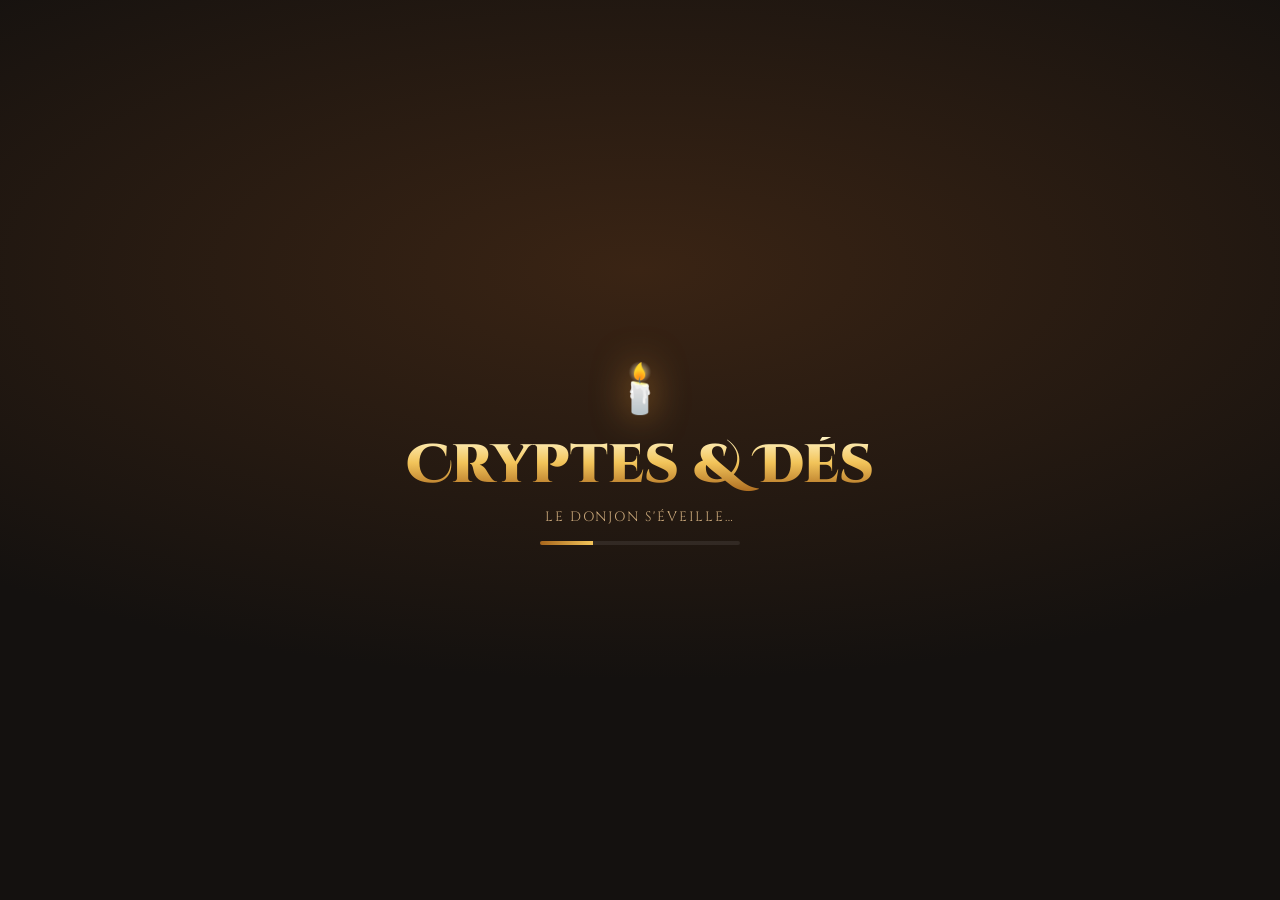
<file: donjon/index.html>
<!doctype html>
<html lang="fr">
<head>
<meta charset="utf-8">
<meta name="viewport" content="width=device-width,initial-scale=1,viewport-fit=cover">
<title>Cryptes &amp; Dés</title>
<meta name="description" content="Roguelike au tour par tour : équipe en rangs, carte à embranchements, règles D&D 5e.">
<meta name="theme-color" content="#14110f">
<meta name="apple-mobile-web-app-capable" content="yes">
<meta name="mobile-web-app-capable" content="yes">
<link rel="manifest" href="manifest.webmanifest">
<link rel="icon" href="icon.svg?v=38" type="image/svg+xml">
<link rel="icon" href="icon-192.png?v=38" type="image/png" sizes="192x192">
<link rel="apple-touch-icon" href="apple-touch-icon.png?v=38">
<meta name="apple-mobile-web-app-title" content="Cryptes & Dés">
<meta name="apple-mobile-web-app-status-bar-style" content="black-translucent">
<link rel="preconnect" href="https://fonts.googleapis.com">
<link rel="preconnect" href="https://fonts.gstatic.com" crossorigin>
<!-- Police chargée sans bloquer l'affichage (hors ligne : police de secours) -->
<link rel="stylesheet" href="https://fonts.googleapis.com/css2?family=Cinzel+Decorative:wght@700;900&family=Cinzel:wght@600;700&display=swap" media="print" onload="this.media='all'">
<link rel="stylesheet" href="style.css?v=38">
<style>
  /* Écran de chargement : visible dès la première image, avant tout script */
  #ecran-chargement { position: fixed; inset: 0; z-index: 100; display: flex; flex-direction: column; align-items: center; justify-content: center; gap: 14px;
    background: radial-gradient(ellipse 120% 70% at 50% 30%, #3a2414 0%, #14110f 65%); color: #c9a77a; transition: opacity .8s ease; }
  #ecran-chargement.fini { opacity: 0; pointer-events: none; }
  .ec-bougie { font-size: 3rem; animation: ec-flamme 1.4s ease-in-out infinite alternate; filter: drop-shadow(0 0 18px #f2a03c99); }
  .ec-logo { font-family: "Cinzel Decorative", "Cinzel", Georgia, serif; font-weight: 900; font-size: clamp(2rem, 10vw, 3.4rem); text-align: center; line-height: 1.05;
    background: linear-gradient(180deg, #fff3c4, #f2c45a 45%, #a8661c); -webkit-background-clip: text; background-clip: text; color: transparent; padding: 0 12px; }
  .ec-texte { font-family: "Cinzel", Georgia, serif; letter-spacing: .14em; font-size: .85rem; text-transform: uppercase; }
  .ec-barre { width: 200px; height: 4px; border-radius: 4px; background: #ffffff14; overflow: hidden; }
  .ec-barre i { display: block; height: 100%; width: 8%; background: linear-gradient(90deg, #a8661c, #f2c45a); transition: width .35s ease; }
  @keyframes ec-flamme { from { transform: scale(1) rotate(-3deg); } to { transform: scale(1.08) rotate(3deg); } }
</style>
</head>
<body>
<div id="ecran-chargement">
  <div class="ec-bougie">🕯️</div>
  <div class="ec-logo">Cryptes &amp; Dés</div>
  <div class="ec-texte" id="ec-texte">Le donjon s'éveille…</div>
  <div class="ec-barre"><i id="ec-prog"></i></div>
</div>
<script>
  // Barre de chargement : avance en continu vers l'étape en cours (jamais figée),
  // et l'écran se ferme quoi qu'il arrive (sécurité).
  window.VERSION_JEU='38';
  (function () {
    var barre = document.getElementById('ec-prog'), aff = 2, cible = 6;
    function fermer() {
      var el = document.getElementById('ecran-chargement');
      if (!el || EC.fini) return;
      EC.fini = true; barre.style.width = '100%';
      setTimeout(function () { el.classList.add('fini'); setTimeout(function () { el.remove(); }, 900); }, 250);
    }
    window.EC = { fini: false, fermer: fermer, cible: function (v) { cible = Math.max(cible, v); } };
    (function tic() {
      if (EC.fini) return;
      var plafond = Math.min(98, cible + 8);
      aff += (plafond - aff) * 0.012 + 0.01;
      barre.style.width = Math.min(aff, plafond).toFixed(1) + '%';
      requestAnimationFrame(tic);
    })();
    // Si le jeu ne prend pas la main (fichiers d'une ancienne version…) : on ferme
    window.addEventListener('load', function () { setTimeout(function () { if (!window.EcranChargement) fermer(); }, 1500); });
    setTimeout(fermer, 30000);
  })();
</script>
<div id="app"></div>
<div id="modal"></div>

<!-- Ordre de chargement : 3D (Three.js, MIT), outils, données, moteur, carte, partie, figurines, interface -->
<script defer src="lib/three.min.js?v=38" onload="EC.cible(14)"></script>
<script defer src="lib/GLTFLoader.js?v=38"></script>
<script defer src="lib/SkeletonUtils.js?v=38"></script>
<script defer src="js/son.js?v=38"></script>
<script defer src="js/des.js?v=38"></script>
<script defer src="js/donnees/actions.js?v=38"></script>
<script defer src="js/donnees/classes.js?v=38"></script>
<script defer src="js/donnees/monstres.js?v=38"></script>
<script defer src="js/donnees/objets.js?v=38"></script>
<script defer src="js/donnees/evenements.js?v=38"></script>
<script defer src="js/donnees/etages.js?v=38"></script>
<script defer src="js/donnees/campagnes.js?v=38"></script>
<script defer src="js/donnees/sousclasses.js?v=38"></script>
<script defer src="js/combat.js?v=38"></script>
<script defer src="js/carte.js?v=38"></script>
<script defer src="js/jeu.js?v=38"></script>
<script defer src="js/modeles3d.js?v=38"></script>
<script defer src="js/decor3d.js?v=38"></script>
<script defer src="js/ressources3d.js?v=38"></script>
<script defer src="js/interface.js?v=38" onload="EC.cible(20)"></script>
<script>
  // Hors connexion (uniquement servi en http/https, pas en ouvrant le fichier)
  if ('serviceWorker' in navigator && location.protocol.startsWith('http')) {
    navigator.serviceWorker.register('sw.js').catch(() => {});
  }
</script>
</body>
</html>
</file>
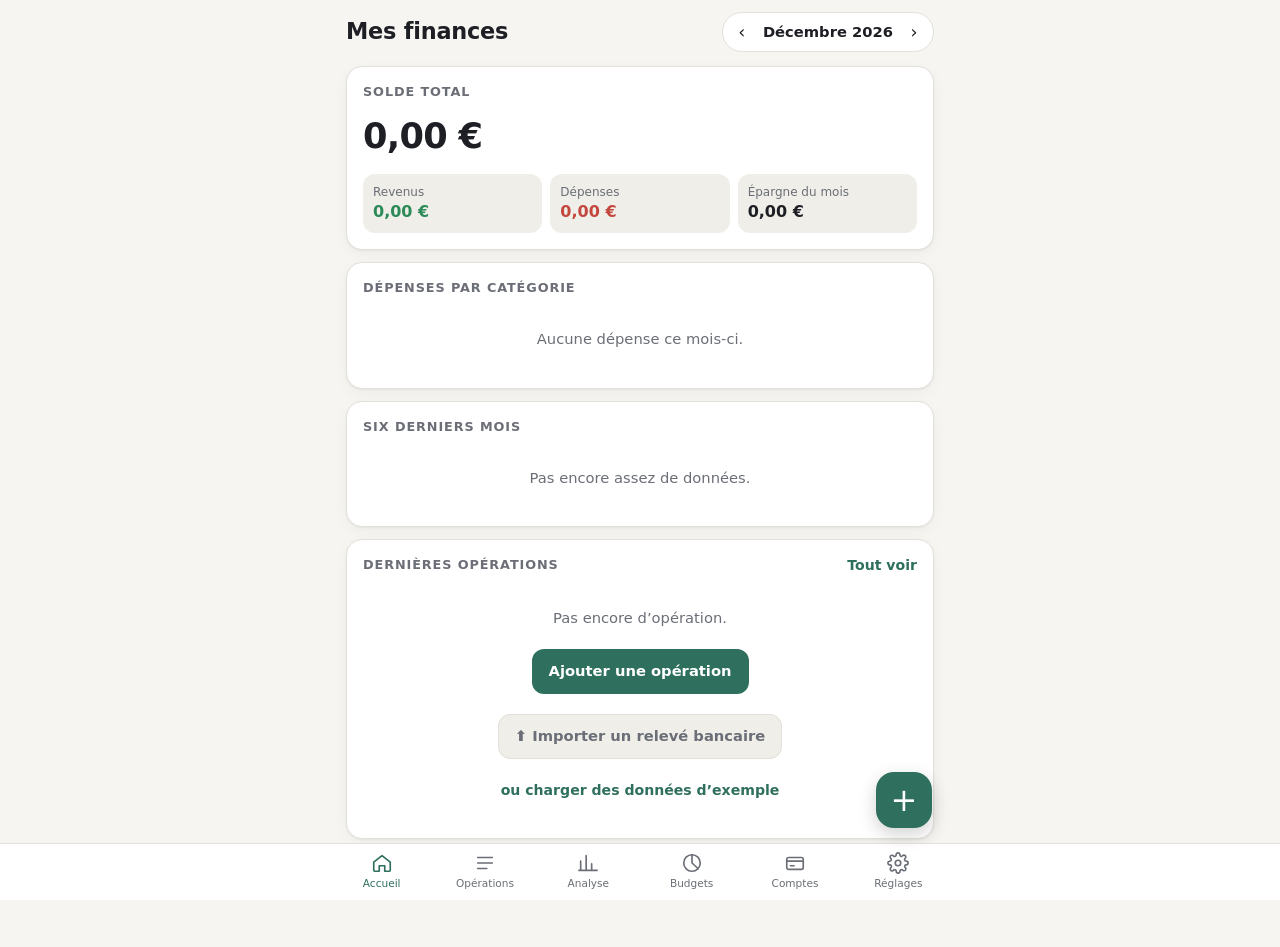
<file: finances/index.html>
<!doctype html>
<html lang="fr"><head><meta charset="utf-8">
<meta name="viewport" content="width=device-width,initial-scale=1,viewport-fit=cover">
<title>Mes Finances</title>
<meta name="description" content="Gestionnaire de finances personnelles : comptes, opérations, budgets et récurrences, hors connexion.">
<link rel="manifest" href="manifest.webmanifest">
<link rel="icon" href="icon.svg" type="image/svg+xml">
<link rel="apple-touch-icon" href="apple-touch-icon.png">
<meta name="apple-mobile-web-app-capable" content="yes">
<meta name="mobile-web-app-capable" content="yes">
<meta name="apple-mobile-web-app-title" content="Finances">
<meta name="theme-color" content="#f6f5f1" media="(prefers-color-scheme: light)">
<meta name="theme-color" content="#111315" media="(prefers-color-scheme: dark)">
<style>
:root{
  --bg:#f6f5f1;--panel:#fff;--panel2:#efeee9;--line:#e2e0d9;--fg:#1d1f24;--muted:#6b6e76;
  --accent:#2f6f5e;--accent-ink:#fff;--good:#2b8a57;--bad:#c4473d;--warn:#c58a14;
  --shadow:0 1px 2px rgba(0,0,0,.05),0 4px 14px rgba(0,0,0,.04);
  color-scheme:light;
}
@media (prefers-color-scheme:dark){:root{
  --bg:#111315;--panel:#1a1d20;--panel2:#24282c;--line:#31363b;--fg:#eceef0;--muted:#9aa0a6;
  --accent:#5fbf9f;--accent-ink:#0d1f19;--good:#62c48e;--bad:#ec7b70;--warn:#e3b448;
  --shadow:none;color-scheme:dark;
}}
*{box-sizing:border-box}
html,body{margin:0;background:var(--bg);color:var(--fg);font-family:system-ui,-apple-system,"Segoe UI",Roboto,sans-serif;font-size:16px;line-height:1.4;-webkit-tap-highlight-color:transparent;overscroll-behavior:none}
.wrap{max-width:620px;margin:0 auto;padding:calc(env(safe-area-inset-top,0px) + 12px) max(16px,env(safe-area-inset-right)) calc(96px + env(safe-area-inset-bottom,0px)) max(16px,env(safe-area-inset-left))}
h1{font-size:1.4rem;margin:0;letter-spacing:-.01em;white-space:nowrap}
h2{font-size:.8rem;margin:0 0 10px;text-transform:uppercase;letter-spacing:.07em;color:var(--muted);font-weight:600}
p{margin:0}
button{font:inherit;color:inherit;background:none;border:0;cursor:pointer;padding:0;text-align:inherit}
:focus-visible{outline:2px solid var(--accent);outline-offset:2px}
input,select,textarea{font:inherit;color:var(--fg);background:var(--panel2);border:1px solid var(--line);border-radius:10px;padding:10px 12px;width:100%;min-width:0}
label{display:block;font-size:.85rem;color:var(--muted);margin:12px 0 4px}
.num{font-variant-numeric:tabular-nums}
.pos{color:var(--good)}.neg{color:var(--bad)}.muted{color:var(--muted)}
.top{display:flex;align-items:center;justify-content:space-between;gap:12px;margin-bottom:14px}
.monthnav{display:flex;align-items:center;gap:4px;background:var(--panel);border:1px solid var(--line);border-radius:999px;padding:2px}
.monthnav button{width:34px;height:34px;border-radius:50%;font-size:1.1rem;display:grid;place-items:center}
.monthnav button:hover{background:var(--panel2)}
.monthnav span{min-width:118px;text-align:center;font-size:.92rem;font-weight:600;text-transform:capitalize}
.card{background:var(--panel);border:1px solid var(--line);border-radius:16px;padding:16px;margin-bottom:12px;box-shadow:var(--shadow)}
.hero .big{font-size:2.2rem;font-weight:700;letter-spacing:-.02em;margin-top:2px}
.stats{display:grid;grid-template-columns:repeat(3,1fr);gap:8px;margin-top:14px}
.stat{background:var(--panel2);border-radius:12px;padding:10px}
.stat small{display:block;color:var(--muted);font-size:.75rem}
.stat b{font-size:1rem}
.row{display:flex;align-items:center;gap:12px;padding:10px 0;border-top:1px solid var(--line);width:100%}
.row:first-of-type{border-top:0}
.ico{width:38px;height:38px;border-radius:12px;display:grid;place-items:center;font-size:1.15rem;flex:none}
.grow{flex:1;min-width:0}
.grow .t{white-space:nowrap;overflow:hidden;text-overflow:ellipsis;font-weight:500}
.grow .s{font-size:.8rem;color:var(--muted);white-space:nowrap;overflow:hidden;text-overflow:ellipsis}
.amt{font-weight:600;white-space:nowrap;text-align:right}
.amt small{display:block;font-size:.72rem;font-weight:400;color:var(--muted)}
.day{display:flex;justify-content:space-between;font-size:.8rem;color:var(--muted);margin:16px 4px 6px;text-transform:capitalize}
.bar{height:8px;background:var(--panel2);border-radius:99px;overflow:hidden;margin-top:6px}
.bar i{display:block;height:100%;border-radius:99px;background:var(--accent)}
.bar i.warn{background:var(--warn)}.bar i.over{background:var(--bad)}
.donut{display:flex;gap:16px;align-items:center}
.donut svg{width:132px;height:132px;flex:none}
.legend{flex:1;min-width:0;font-size:.85rem}
.legend div{display:flex;align-items:center;gap:8px;padding:3px 0}
.legend .dot{width:10px;height:10px;border-radius:3px;flex:none}
.legend .n{flex:1;white-space:nowrap;overflow:hidden;text-overflow:ellipsis}
.empty{text-align:center;color:var(--muted);padding:22px 8px;font-size:.92rem}
.btn{display:inline-flex;align-items:center;justify-content:center;gap:6px;border-radius:12px;padding:11px 16px;font-weight:600;background:var(--panel2);border:1px solid var(--line)}
.btn.primary{background:var(--accent);color:var(--accent-ink);border-color:transparent}
.btn.danger{color:var(--bad)}
.btn.block{width:100%}
.btns{display:flex;gap:8px;flex-wrap:wrap;margin-top:16px}
.btns .btn{flex:1}
.filters{display:grid;grid-template-columns:1fr 1fr;gap:8px;margin-bottom:6px}
.filters input{grid-column:1/-1}
.seg{display:grid;grid-template-columns:repeat(3,1fr);background:var(--panel2);border-radius:12px;padding:3px;gap:3px}
.seg button{padding:9px 4px;border-radius:9px;text-align:center;font-weight:600;font-size:.9rem;color:var(--muted)}
.seg button[aria-pressed=true]{background:var(--panel);color:var(--fg);box-shadow:var(--shadow)}
.amount-in{font-size:1.8rem;font-weight:700;text-align:center;padding:14px}
.check{display:flex;align-items:center;gap:10px;margin-top:14px;font-size:.92rem}
.check input{width:20px;height:20px;accent-color:var(--accent)}
.tabs{position:fixed;left:0;right:0;bottom:0;z-index:5;background:var(--panel);border-top:1px solid var(--line);padding-bottom:env(safe-area-inset-bottom,0px)}
.tabs nav{max-width:620px;margin:0 auto;display:grid;grid-template-columns:repeat(6,1fr)}
.tabs button{display:flex;flex-direction:column;align-items:center;gap:2px;padding:8px 0 9px;font-size:.66rem;color:var(--muted);min-width:0}
.tabs button svg{width:22px;height:22px}
.tabs button[aria-current=page]{color:var(--accent)}
.fab{position:fixed;z-index:6;right:max(18px,calc(50% - 292px));bottom:calc(72px + env(safe-area-inset-bottom,0px));width:56px;height:56px;border-radius:18px;background:var(--accent);color:var(--accent-ink);font-size:2rem;display:grid;place-items:center;box-shadow:0 6px 18px rgba(0,0,0,.18)}
dialog{border:0;padding:0;background:var(--panel);color:var(--fg);width:100%;max-width:520px;border-radius:20px;max-height:92vh}
dialog::backdrop{background:rgba(0,0,0,.45)}
@media (max-width:600px){dialog{margin:auto 0 0;max-width:none;border-radius:20px 20px 0 0;padding-bottom:env(safe-area-inset-bottom)}}
dialog form{padding:18px 18px 20px}
.dhead{display:flex;justify-content:space-between;align-items:center;margin-bottom:8px}
.dhead h3{margin:0;font-size:1.1rem}
.x{width:34px;height:34px;border-radius:50%;background:var(--panel2);display:grid;place-items:center;font-size:1.1rem}
.toast{position:fixed;left:50%;transform:translateX(-50%);bottom:calc(140px + env(safe-area-inset-bottom,0px));z-index:20;background:var(--fg);color:var(--bg);padding:10px 14px;border-radius:12px;display:flex;gap:14px;align-items:center;font-size:.9rem;max-width:calc(100% - 32px);box-shadow:0 6px 20px rgba(0,0,0,.25)}
.toast button{font-weight:700;color:var(--accent)}
@media (prefers-color-scheme:light){.toast button{color:#9fe0c8}}
.pill{font-size:.72rem;padding:2px 8px;border-radius:99px;background:var(--panel2);color:var(--muted);white-space:nowrap}
.chips{display:flex;flex-wrap:wrap;gap:6px;margin-top:6px}
.chips button{width:40px;height:40px;border-radius:10px;background:var(--panel2);font-size:1.2rem;border:2px solid transparent}
.chips button[aria-pressed=true]{border-color:var(--accent)}
.colors button{width:30px;height:30px;border-radius:50%;border:3px solid transparent}
.colors button[aria-pressed=true]{border-color:var(--fg)}
.hint{font-size:.8rem;color:var(--muted);margin-top:8px}
.link{color:var(--accent);font-weight:600;font-size:.88rem}
dialog{overflow-y:auto}
.grid2{display:grid;grid-template-columns:1fr 1fr;gap:0 8px}
.prev{background:var(--panel2);border-radius:12px;padding:10px 12px;margin-top:14px;font-size:.88rem}
.pl{display:flex;gap:10px;padding:3px 0;align-items:baseline}.pl .t{white-space:nowrap;overflow:hidden;text-overflow:ellipsis}
.irow{display:grid;grid-template-columns:auto 1fr auto;gap:6px 10px;align-items:center;padding:10px 0;border-top:1px solid var(--line)}
.irow input[type=checkbox]{width:20px;height:20px;accent-color:var(--accent);padding:0}
.irow select{grid-column:2/-1;padding:7px 10px;font-size:.88rem}
.irow.off .grow,.irow.off .amt,.irow.off select{opacity:.45}
.dfoot{position:sticky;bottom:0;background:var(--panel);padding:12px 0 14px;margin-bottom:-20px}
button:disabled{opacity:.45;cursor:default}
.crow{display:block;width:100%;padding:9px 0;border-top:1px solid var(--line)}
.clegend+.crow,.crow:first-child{border-top:0}
.ctop{display:flex;justify-content:space-between;gap:10px;font-size:.92rem}
.cn{white-space:nowrap;overflow:hidden;text-overflow:ellipsis}.cv{font-weight:600;white-space:nowrap}
.cbar{position:relative;height:10px;margin:6px 0 4px;background:var(--panel2);border-radius:4px}
.cbar i{position:absolute;left:0;top:0;bottom:0;background:var(--accent);border-radius:0 4px 4px 0;min-width:2px}
.cbar b{position:absolute;top:-3px;bottom:-3px;width:2px;margin-left:-1px;background:var(--fg);border-radius:1px}
.csub{display:flex;justify-content:space-between;gap:8px;font-size:.76rem;color:var(--muted)}
.csub .up{color:var(--bad);font-weight:600}
.clegend{display:flex;gap:16px;flex-wrap:wrap;font-size:.76rem;color:var(--muted);margin-bottom:6px}
.clegend span{display:flex;align-items:center;gap:6px}
.clegend .sw{width:14px;height:8px;border-radius:2px;background:var(--accent)}.clegend .tk{width:2px;height:12px;background:var(--fg)}
.ins{display:flex;gap:12px;padding:12px 0;border-top:1px solid var(--line)}.ins:first-of-type{border-top:0}
.ins .ii{font-size:1.3rem;width:36px;height:36px;border-radius:10px;display:grid;place-items:center;flex:none;background:var(--panel2)}
.ins.bad .ii{background:color-mix(in srgb,var(--bad) 18%,transparent)}.ins.warn .ii{background:color-mix(in srgb,var(--warn) 20%,transparent)}.ins.good .ii{background:color-mix(in srgb,var(--good) 18%,transparent)}
.ins h4{margin:0 0 3px;font-size:.95rem}.ins p{font-size:.86rem;color:var(--muted);line-height:1.45}
.ins .gain{display:inline-block;margin-top:6px;font-size:.78rem;font-weight:600;padding:2px 8px;border-radius:99px;background:var(--panel2);color:var(--fg)}
.ins .link{margin-top:6px;display:inline-block;margin-left:8px}
</style>
</head><body>
<div class="wrap" id="app"></div>
<button class="fab" data-act="newTx" aria-label="Ajouter une opération">+</button>
<div class="tabs"><nav id="tabs"></nav></div>
<dialog id="dlg"><form id="dlgForm" method="dialog"></form></dialog>
<input type="file" id="importFile" accept="application/json,.json" hidden>
<input type="file" id="stmtFile" accept=".csv,.ofx,.qfx,.qif,.txt,.pdf,text/csv" hidden>

<script>
'use strict';
/* ====== Données ====== */
const KEY='mes-finances.v1';
const PALETTE=['#e07a5f','#3d8bd9','#e0a526','#4fae72','#a26bd6','#e05f99','#2fa9a4','#8d8f99','#d9803d','#6b7fd9','#b5643c','#7cae3a'];
const ICONS=['🏠','🛒','🚗','💊','🎉','🍽️','📱','🛍️','⚡','📦','💼','↩️','💰','✈️','🎓','👶','🐾','🎁','🏦','💳','⛽','🚆','🏋️','📚','🍷','☕','🧾','🔧','💡','🎮'];
const CURRENCIES=[['EUR','Euro (€)'],['USD','Dollar US ($)'],['CHF','Franc suisse'],['GBP','Livre sterling (£)'],['CAD','Dollar canadien'],['XOF','Franc CFA (BCEAO)'],['XAF','Franc CFA (BEAC)'],['MAD','Dirham marocain']];

const uid=()=>Math.random().toString(36).slice(2,9)+Date.now().toString(36).slice(-4);
function defaults(){
  const C=(name,icon,color,kind)=>({id:uid(),name,icon,color,kind});
  return {v:1,currency:'EUR',
    accounts:[{id:uid(),name:'Compte courant',icon:'🏦',initial:0},{id:uid(),name:'Livret épargne',icon:'💰',initial:0}],
    categories:[C('Logement','🏠',PALETTE[0],'expense'),C('Alimentation','🛒',PALETTE[3],'expense'),C('Transport','🚗',PALETTE[1],'expense'),
      C('Santé','💊',PALETTE[5],'expense'),C('Loisirs','🎉',PALETTE[4],'expense'),C('Restaurants','🍽️',PALETTE[8],'expense'),
      C('Abonnements','📱',PALETTE[9],'expense'),C('Shopping','🛍️',PALETTE[6],'expense'),C('Factures','⚡',PALETTE[2],'expense'),
      C('Autres dépenses','📦',PALETTE[7],'expense'),
      C('Salaire','💼',PALETTE[3],'income'),C('Remboursements','↩️',PALETTE[1],'income'),C('Autres revenus','💰',PALETTE[2],'income')],
    tx:[],budgets:{},recurring:[],rules:[],importProfiles:{}};
}
function load(){
  try{const s=JSON.parse(localStorage.getItem(KEY));if(valid(s))return fix(s);}catch(e){}
  return defaults();
}
function fix(s){s.rules=Array.isArray(s.rules)?s.rules:[];s.importProfiles=s.importProfiles&&typeof s.importProfiles==='object'?s.importProfiles:{};s.currency=s.currency||'EUR';return s;}
function valid(s){return s&&Array.isArray(s.accounts)&&Array.isArray(s.categories)&&Array.isArray(s.tx)&&typeof s.budgets==='object'&&Array.isArray(s.recurring);}
function save(){try{localStorage.setItem(KEY,JSON.stringify(S));}catch(e){toast('Impossible d’enregistrer : stockage indisponible');}}
let S=load();

/* ====== Utilitaires ====== */
const $=(s,r=document)=>r.querySelector(s);
const esc=v=>String(v??'').replace(/[&<>"']/g,c=>({'&':'&amp;','<':'&lt;','>':'&gt;','"':'&quot;',"'":'&#39;'}[c]));
let FMT;function setFmt(){FMT=new Intl.NumberFormat('fr-FR',{style:'currency',currency:S.currency});}
const money=c=>FMT.format(c/100);
const signed=(c)=>(c>0?'+':c<0?'−':'')+FMT.format(Math.abs(c)/100);
function parseAmount(v){const n=parseFloat(String(v).replace(/\s| | /g,'').replace(',','.'));return isFinite(n)?Math.round(n*100):NaN;}
const toInput=c=>(c/100).toFixed(2).replace('.',',');
const pad=n=>String(n).padStart(2,'0');
const iso=d=>d.getFullYear()+'-'+pad(d.getMonth()+1)+'-'+pad(d.getDate());
const today=()=>iso(new Date());
const curMonth=()=>today().slice(0,7);
function addMonths(m,n){const[y,mo]=m.split('-').map(Number);const d=new Date(y,mo-1+n,1);return d.getFullYear()+'-'+pad(d.getMonth()+1);}
function monthLabel(m,short){const[y,mo]=m.split('-').map(Number);return new Date(y,mo-1,1).toLocaleDateString('fr-FR',short?{month:'short'}:{month:'long',year:'numeric'});}
function dayLabel(d){const[y,m,dd]=d.split('-').map(Number);const t=today();if(d===t)return'Aujourd’hui';
  const yd=new Date();yd.setDate(yd.getDate()-1);if(d===iso(yd))return'Hier';
  return new Date(y,m-1,dd).toLocaleDateString('fr-FR',{weekday:'long',day:'numeric',month:'long'});}
function shortDate(d){const[y,m,dd]=d.split('-').map(Number);return new Date(y,m-1,dd).toLocaleDateString('fr-FR',{day:'numeric',month:'short',year:y===new Date().getFullYear()?undefined:'numeric'});}
function dateInMonth(m,day){const[y,mo]=m.split('-').map(Number);const last=new Date(y,mo,0).getDate();return m+'-'+pad(Math.min(day,last));}
const cat=id=>S.categories.find(c=>c.id===id)||{name:'Sans catégorie',icon:'❔',color:'#8d8f99',kind:'expense'};
const acc=id=>S.accounts.find(a=>a.id===id)||{name:'Compte supprimé',icon:'❔',initial:0};

function balance(aid,upTo){let b=acc(aid).initial||0;const t=upTo||today();
  for(const x of S.tx){if(x.date>t)continue;
    if(x.kind==='income'&&x.account===aid)b+=x.amount;
    else if(x.kind==='expense'&&x.account===aid)b-=x.amount;
    else if(x.kind==='transfer'){if(x.account===aid)b-=x.amount;if(x.to===aid)b+=x.amount;}}
  return b;}
const totalBalance=()=>S.accounts.reduce((s,a)=>s+balance(a.id),0);
function monthTotals(m){let inc=0,exp=0;for(const x of S.tx){if(!x.date.startsWith(m))continue;if(x.kind==='income')inc+=x.amount;else if(x.kind==='expense')exp+=x.amount;}return{inc,exp};}
function spentByCat(m){const r={};for(const x of S.tx)if(x.kind==='expense'&&x.date.startsWith(m))r[x.cat]=(r[x.cat]||0)+x.amount;return r;}

/* ====== Récurrences ====== */
function runRecurring(){let n=0;const t=today();
  for(const r of S.recurring){if(r.paused)continue;let guard=0;
    while(r.next<=t&&guard++<120){
      S.tx.push({id:uid(),date:r.next,amount:r.amount,kind:r.kind,cat:r.cat,account:r.account,to:r.to,note:r.note,rec:r.id});n++;
      r.next=dateInMonth(addMonths(r.next.slice(0,7),1),r.day);}}
  if(n)save();return n;}

/* ====== Interface ====== */
const UI={tab:'home',month:curMonth(),q:'',fCat:'',fAcc:''};
const TABS=[
  ['home','Accueil','<path d="M3 11l9-7 9 7v9a1 1 0 0 1-1 1h-5v-6H9v6H4a1 1 0 0 1-1-1z"/>'],
  ['ops','Opérations','<path d="M4 6h16M4 12h16M4 18h10"/>'],
  ['analyse','Analyse','<path d="M4 20V10M10 20V4M16 20v-7M22 20H2"/>'],
  ['budgets','Budgets','<circle cx="12" cy="12" r="9"/><path d="M12 3v9l6.5 6"/>'],
  ['accounts','Comptes','<rect x="3" y="6" width="18" height="13" rx="2"/><path d="M3 10h18M7 15h4"/>'],
  ['settings','Réglages','<circle cx="12" cy="12" r="3"/><path d="M19.4 15a1.7 1.7 0 0 0 .3 1.8l.1.1a2 2 0 1 1-2.8 2.8l-.1-.1a1.7 1.7 0 0 0-1.8-.3 1.7 1.7 0 0 0-1 1.5V21a2 2 0 1 1-4 0v-.1a1.7 1.7 0 0 0-1.1-1.5 1.7 1.7 0 0 0-1.8.3l-.1.1a2 2 0 1 1-2.8-2.8l.1-.1a1.7 1.7 0 0 0 .3-1.8 1.7 1.7 0 0 0-1.5-1H3a2 2 0 1 1 0-4h.1a1.7 1.7 0 0 0 1.5-1.1 1.7 1.7 0 0 0-.3-1.8l-.1-.1a2 2 0 1 1 2.8-2.8l.1.1a1.7 1.7 0 0 0 1.8.3H9a1.7 1.7 0 0 0 1-1.5V3a2 2 0 1 1 4 0v.1a1.7 1.7 0 0 0 1 1.5 1.7 1.7 0 0 0 1.8-.3l.1-.1a2 2 0 1 1 2.8 2.8l-.1.1a1.7 1.7 0 0 0-.3 1.8V9a1.7 1.7 0 0 0 1.5 1H21a2 2 0 1 1 0 4h-.1a1.7 1.7 0 0 0-1.5 1z"/>']];

function render(){
  $('#tabs').innerHTML=TABS.map(([k,l,p])=>`<button data-act="tab" data-id="${k}" ${UI.tab===k?'aria-current="page"':''}><svg viewBox="0 0 24 24" fill="none" stroke="currentColor" stroke-width="1.8" stroke-linecap="round" stroke-linejoin="round">${p}</svg>${l}</button>`).join('');
  $('#app').innerHTML=VIEWS[UI.tab]();
  const q=$('#q');if(q){q.oninput=()=>{UI.q=q.value;renderOpsList();};}
  for(const id of['fCat','fAcc']){const el=$('#'+id);if(el)el.onchange=()=>{UI[id]=el.value;renderOpsList();};}
}
const monthNav=()=>`<div class="monthnav"><button data-act="month" data-id="-1" aria-label="Mois précédent">‹</button><span>${monthLabel(UI.month)}</span><button data-act="month" data-id="1" aria-label="Mois suivant">›</button></div>`;
const icoBox=(icon,color)=>`<span class="ico" style="background:${color}22">${esc(icon)}</span>`;

function txRow(x){
  let title,sub,icon,color,amt,cls;
  if(x.kind==='transfer'){title=x.note||'Virement';sub=`${acc(x.account).name} → ${acc(x.to).name}`;icon='⇄';color='#8d8f99';amt=money(x.amount);cls='';}
  else{const c=cat(x.cat);title=x.note||c.name;sub=(x.note?c.name+' · ':'')+acc(x.account).name;icon=c.icon;color=c.color;
    amt=signed(x.kind==='income'?x.amount:-x.amount);cls=x.kind==='income'?'pos':'';}
  const future=x.date>today()?' <span class="pill">à venir</span>':'';
  return `<button class="row" data-act="editTx" data-id="${x.id}">${icoBox(icon,color)}<div class="grow"><div class="t">${esc(title)}</div><div class="s">${esc(sub)}${x.rec?' · ↻':''}</div></div><span class="amt num ${cls}">${amt}${future}</span></button>`;
}

const VIEWS={
home(){
  const {inc,exp}=monthTotals(UI.month);const net=inc-exp;
  const by=spentByCat(UI.month);const ents=Object.entries(by).sort((a,b)=>b[1]-a[1]);
  const recent=[...S.tx].filter(x=>x.date<=today()).sort((a,b)=>b.date.localeCompare(a.date)).slice(0,5);
  const watch=S.categories.filter(c=>S.budgets[c.id]>0).map(c=>({c,b:S.budgets[c.id],s:by[c.id]||0})).filter(o=>o.s>=o.b*.8).sort((a,b)=>b.s/b.b-a.s/a.b);
  const tb=totalBalance();
  return `<div class="top"><h1>Mes finances</h1>${monthNav()}</div>
  <section class="card hero"><h2>Solde total</h2><div class="big num ${tb<0?'neg':''}">${money(tb)}</div>
    <div class="stats"><div class="stat"><small>Revenus</small><b class="num pos">${money(inc)}</b></div>
    <div class="stat"><small>Dépenses</small><b class="num neg">${money(exp)}</b></div>
    <div class="stat"><small>Épargne du mois</small><b class="num ${net<0?'neg':''}">${signed(net)}</b></div></div></section>
  ${watch.length?`<section class="card"><h2>Budgets à surveiller</h2>${watch.map(o=>budgetRow(o.c,o.b,o.s)).join('')}</section>`:''}
  <section class="card"><h2>Dépenses par catégorie</h2>${ents.length?donut(ents,exp):'<p class="empty">Aucune dépense ce mois-ci.</p>'}</section>
  <section class="card"><h2>Six derniers mois</h2>${bars()}</section>
  <section class="card"><h2 style="display:flex;justify-content:space-between">Dernières opérations <button class="link" data-act="tab" data-id="ops" style="text-transform:none;letter-spacing:0">Tout voir</button></h2>
    ${recent.length?recent.map(txRow).join(''):`<div class="empty">Pas encore d’opération.<br><br><button class="btn primary" data-act="newTx">Ajouter une opération</button><br><br><button class="btn" data-act="importStmt">⬆ Importer un relevé bancaire</button><br><br><button class="link" data-act="demo">ou charger des données d’exemple</button></div>`}</section>`;
},
ops(){
  return `<div class="top"><h1>Opérations</h1>${monthNav()}</div>
  <div class="filters"><input id="q" type="search" placeholder="Rechercher (note, catégorie, montant)" value="${esc(UI.q)}">
  <select id="fCat" aria-label="Catégorie"><option value="">Toutes catégories</option>${S.categories.map(c=>`<option value="${c.id}" ${UI.fCat===c.id?'selected':''}>${esc(c.icon+' '+c.name)}</option>`).join('')}<option value="__transfer" ${UI.fCat==='__transfer'?'selected':''}>⇄ Virements</option></select>
  <select id="fAcc" aria-label="Compte"><option value="">Tous les comptes</option>${S.accounts.map(a=>`<option value="${a.id}" ${UI.fAcc===a.id?'selected':''}>${esc(a.name)}</option>`).join('')}</select></div>
  <div style="text-align:right;margin:4px 2px 0"><button class="link" data-act="importStmt">⬆ Importer un relevé bancaire</button></div>
  <div id="opsList">${opsList()}</div>`;
},
analyse(){
  const m=UI.month,{exp}=monthTotals(m),I=insights(m),partial=S.tx.some(x=>x.date.startsWith(m))&&!monthComplete(m);
  return `<div class="top"><h1>Analyse</h1>${monthNav()}</div>
  ${partial?`<div class="card" style="padding:10px 14px;font-size:.88rem">📅 Données partielles pour ce mois${(()=>{const d=S.tx.filter(x=>x.date.startsWith(m)&&!x.rec).map(x=>x.date).sort();return d.length?' (du '+shortDate(d[0])+' au '+shortDate(d[d.length-1])+')':'';})()} : importez le relevé suivant pour une analyse complète.${S.tx.some(x=>x.date.startsWith(addMonths(m,-1)))?` <button class="link" data-act="month" data-id="-1">Voir ${monthLabel(addMonths(m,-1))}</button>`:''}</div>`:''}
  <section class="card"><h2>Dépenses par secteur · ${money(exp)}</h2>${catChart(m)}</section>
  <section class="card"><h2>Pistes d’amélioration</h2>
    ${I.potential>0?`<div class="hero" style="margin-bottom:6px"><div class="big num" style="font-size:1.8rem">≈ ${money(I.potential)}<span class="muted" style="font-size:1rem;font-weight:500"> / mois</span></div><p class="muted" style="font-size:.85rem">d’économies possibles en suivant les pistes ci-dessous (≈ ${money(I.potential*12)} par an).</p></div>`:''}
    ${I.list.length?I.list.map(o=>`<div class="ins ${o.tone}"><span class="ii" aria-hidden="true">${o.icon}</span><div class="grow"><h4>${esc(o.title)}</h4><p>${o.text}</p>${o.save>0?`<span class="gain">≈ ${money(o.save)} / mois</span>`:''}${o.action?`<button class="link" data-act="${o.action.act}" data-id="${o.action.id}">${o.action.label} ›</button>`:''}</div></div>`).join('')
      :'<p class="empty">Pas encore assez de données. Importez un relevé pour obtenir des conseils.</p>'}
    <p class="hint" style="margin-top:12px">Conseils calculés sur votre téléphone à partir de vos opérations ; les montants d’économie sont des estimations.</p></section>`;
},
budgets(){
  const by=spentByCat(UI.month);const exps=S.categories.filter(c=>c.kind==='expense');
  const withB=exps.filter(c=>S.budgets[c.id]>0),without=exps.filter(c=>!(S.budgets[c.id]>0));
  const tB=withB.reduce((s,c)=>s+S.budgets[c.id],0),tS=withB.reduce((s,c)=>s+(by[c.id]||0),0);
  const pct=tB?Math.min(100,tS/tB*100):0;
  return `<div class="top"><h1>Budgets</h1>${monthNav()}</div>
  <section class="card hero"><h2>Budget mensuel</h2>${tB?`<div class="big num">${money(Math.max(0,tB-tS))}</div><p class="muted">restants sur ${money(tB)} · ${money(tS)} dépensés</p><div class="bar"><i class="${barCls(tS,tB)}" style="width:${pct}%"></i></div>`:'<p class="muted">Fixez un plafond par catégorie pour suivre vos dépenses mois après mois.</p>'}</section>
  ${withB.length?`<section class="card"><h2>Catégories budgétées</h2>${withB.map(c=>budgetRow(c,S.budgets[c.id],by[c.id]||0)).join('')}</section>`:''}
  <section class="card"><h2>Sans budget</h2>${without.map(c=>`<button class="row" data-act="editBudget" data-id="${c.id}">${icoBox(c.icon,c.color)}<div class="grow"><div class="t">${esc(c.name)}</div><div class="s">${by[c.id]?money(by[c.id])+' dépensés':'Aucune dépense'}</div></div><span class="link">Définir</span></button>`).join('')||'<p class="empty">Toutes les catégories ont un budget.</p>'}</section>`;
},
accounts(){
  const rec=[...S.recurring].sort((a,b)=>a.next.localeCompare(b.next));
  return `<div class="top"><h1>Comptes</h1></div>
  <section class="card hero"><h2>Patrimoine</h2><div class="big num">${money(totalBalance())}</div></section>
  <section class="card"><h2>Mes comptes</h2>${S.accounts.map(a=>{const b=balance(a.id);return `<button class="row" data-act="editAcc" data-id="${a.id}">${icoBox(a.icon,'#8d8f99')}<div class="grow"><div class="t">${esc(a.name)}</div><div class="s">Solde initial ${money(a.initial||0)}</div></div><span class="amt num ${b<0?'neg':''}">${money(b)}</span></button>`;}).join('')}
    <div class="btns"><button class="btn" data-act="newAcc">+ Nouveau compte</button><button class="btn" data-act="newTransfer">⇄ Virement</button></div>
    <div class="btns" style="margin-top:8px"><button class="btn primary" data-act="importStmt">⬆ Importer un relevé bancaire</button></div>
    <p class="hint">Relevé PDF de votre banque, ou fichier CSV, OFX ou QIF.</p></section>
  <section class="card"><h2>Opérations récurrentes</h2>${rec.length?rec.map(r=>{const c=r.kind==='transfer'?{icon:'⇄',color:'#8d8f99',name:'Virement'}:cat(r.cat);
    return `<button class="row" data-act="editRec" data-id="${r.id}">${icoBox(c.icon,c.color)}<div class="grow"><div class="t">${esc(r.note||c.name)}</div><div class="s">Le ${r.day} de chaque mois · ${r.paused?'en pause':'prochaine : '+shortDate(r.next)}</div></div><span class="amt num ${r.kind==='income'?'pos':''}">${r.kind==='transfer'?money(r.amount):signed(r.kind==='income'?r.amount:-r.amount)}</span></button>`;}).join(''):'<p class="empty">Aucune. Cochez « Répéter chaque mois » en ajoutant une opération (loyer, salaire, abonnements…).</p>'}</section>`;
},
settings(){
  return `<div class="top"><h1>Réglages</h1></div>
  <section class="card"><h2>Devise</h2><select id="cur" onchange="setCurrency(this.value)">${CURRENCIES.map(([k,l])=>`<option value="${k}" ${S.currency===k?'selected':''}>${l}</option>`).join('')}</select></section>
  <section class="card"><h2>Catégories de dépenses</h2>${catList('expense')}<div class="btns"><button class="btn" data-act="newCat" data-id="expense">+ Catégorie de dépense</button></div></section>
  <section class="card"><h2>Catégories de revenus</h2>${catList('income')}<div class="btns"><button class="btn" data-act="newCat" data-id="income">+ Catégorie de revenu</button></div></section>
  <section class="card"><h2>Règles de classement</h2>${S.rules.length?S.rules.map(r=>`<button class="row" data-act="delRule" data-id="${r.id}"><div class="grow"><div class="t">« ${esc(r.pattern)} »</div><div class="s">→ ${r.to?'⇄ Virement '+esc(acc(r.to).name):esc(cat(r.cat).icon+' '+cat(r.cat).name)}</div></div><span class="muted" aria-label="Supprimer">✕</span></button>`).join(''):'<p class="muted" style="font-size:.9rem">Quand vous corrigez la catégorie d’une opération importée, l’application s’en souvient ici pour les prochains relevés.</p>'}</section>
  <section class="card"><h2>Sauvegarde</h2><p class="muted" style="font-size:.9rem">Vos données restent sur cet appareil, dans le navigateur. Exportez-les régulièrement pour ne rien perdre.</p>
    <div class="btns"><button class="btn" data-act="exportJson">⬇ Sauvegarder (JSON)</button><button class="btn" data-act="importJson">⬆ Restaurer</button></div>
    <div class="btns" style="margin-top:8px"><button class="btn" data-act="exportCsv">Exporter en CSV (tableur)</button></div></section>
  <section class="card"><h2>Données</h2><div class="btns" style="margin-top:0"><button class="btn" data-act="demo">Données d’exemple</button><button class="btn danger" data-act="reset">Tout effacer</button></div>
  <p class="hint">${S.tx.length} opération(s) · ${S.accounts.length} compte(s) · ${S.recurring.length} récurrence(s)</p></section>`;
}};

function catList(kind){return S.categories.filter(c=>c.kind===kind).map(c=>{const n=S.tx.filter(x=>x.cat===c.id).length;
  return `<button class="row" data-act="editCat" data-id="${c.id}">${icoBox(c.icon,c.color)}<div class="grow"><div class="t">${esc(c.name)}</div><div class="s">${n} opération(s)${S.budgets[c.id]?' · budget '+money(S.budgets[c.id]):''}</div></div><span class="muted">›</span></button>`;}).join('');}
const barCls=(s,b)=>s>b?'over':s>=b*.8?'warn':'';
function budgetRow(c,b,s){const left=b-s;return `<button class="row" data-act="editBudget" data-id="${c.id}" style="flex-wrap:wrap">${icoBox(c.icon,c.color)}<div class="grow"><div class="t">${esc(c.name)}</div><div class="s">${money(s)} sur ${money(b)}</div></div><span class="amt num ${left<0?'neg':''}">${money(Math.abs(left))}<small>${left<0?'de dépassement':'restants'}</small></span><div class="bar" style="flex-basis:100%"><i class="${barCls(s,b)}" style="width:${Math.min(100,s/b*100)}%"></i></div></button>`;}

function filteredTx(){const q=UI.q.trim().toLowerCase();
  return S.tx.filter(x=>{if(!x.date.startsWith(UI.month))return false;
    if(UI.fCat==='__transfer'){if(x.kind!=='transfer')return false;}else if(UI.fCat&&x.cat!==UI.fCat)return false;
    if(UI.fAcc&&x.account!==UI.fAcc&&x.to!==UI.fAcc)return false;
    if(q){const hay=[x.note,x.raw,x.kind==='transfer'?'virement':cat(x.cat).name,acc(x.account).name,toInput(x.amount),(x.amount/100).toString()].join(' ').toLowerCase();if(!hay.includes(q))return false;}
    return true;}).sort((a,b)=>b.date.localeCompare(a.date)||(b.id>a.id?1:-1));}
function opsList(){const list=filteredTx();if(!list.length)return `<div class="card empty">Aucune opération pour ${UI.q||UI.fCat||UI.fAcc?'ces critères':'ce mois'}.</div>`;
  let inc=0,exp=0;for(const x of list){if(x.kind==='income')inc+=x.amount;else if(x.kind==='expense')exp+=x.amount;}
  const groups={};for(const x of list)(groups[x.date]=groups[x.date]||[]).push(x);
  return `<p class="hint" style="margin:6px 4px 0">${list.length} opération(s) · <span class="pos">${money(inc)}</span> · <span class="neg">−${money(exp)}</span></p>`+
    Object.entries(groups).map(([d,xs])=>{const net=xs.reduce((s,x)=>s+(x.kind==='income'?x.amount:x.kind==='expense'?-x.amount:0),0);
    return `<div class="day"><span>${dayLabel(d)}</span><span class="num">${net?signed(net):''}</span></div><div class="card" style="padding:4px 14px">${xs.map(txRow).join('')}</div>`;}).join('');}
function renderOpsList(){const el=$('#opsList');if(el)el.innerHTML=opsList();}

function donut(ents,total){const R=15.915;let off=0;const top=ents.slice(0,6);const rest=ents.slice(6).reduce((s,e)=>s+e[1],0);
  const items=top.map(([id,v])=>({c:cat(id),v}));if(rest)items.push({c:{name:'Autres',color:'#8d8f99'},v:rest});
  const segs=items.map(o=>{const p=o.v/total*100;const s=`<circle r="${R}" cx="21" cy="21" fill="none" stroke="${o.c.color}" stroke-width="5.5" stroke-dasharray="${Math.max(0,p-.6)} ${100-p+.6}" stroke-dashoffset="${25-off}"/>`;off+=p;return s;}).join('');
  return `<div class="donut"><svg viewBox="0 0 42 42" role="img" aria-label="Répartition des dépenses"><circle r="${R}" cx="21" cy="21" fill="none" stroke="var(--panel2)" stroke-width="5.5"/>${segs}
    <text x="21" y="20" text-anchor="middle" font-size="3.2" fill="var(--muted)">Total</text><text x="21" y="25" text-anchor="middle" font-size="4.2" font-weight="700" fill="var(--fg)">${esc(compact(total))}</text></svg>
    <div class="legend">${items.map(o=>`<div><span class="dot" style="background:${o.c.color}"></span><span class="n">${esc(o.c.name)}</span><span class="num muted">${Math.round(o.v/total*100)} %</span></div>`).join('')}</div></div>`;}
function compact(c){return new Intl.NumberFormat('fr-FR',{style:'currency',currency:S.currency,notation:c>=1e6?'compact':'standard',maximumFractionDigits:0}).format(c/100);}
function bars(){const ms=[];for(let i=5;i>=0;i--)ms.push(addMonths(UI.month,-i));const d=ms.map(m=>({m,...monthTotals(m)}));
  const max=Math.max(1,...d.map(o=>Math.max(o.inc,o.exp)));const W=300,H=130,bw=14,gw=W/6;
  if(d.every(o=>!o.inc&&!o.exp))return '<p class="empty">Pas encore assez de données.</p>';
  return `<svg viewBox="0 0 ${W} ${H+22}" width="100%" role="img" aria-label="Revenus et dépenses des six derniers mois">${d.map((o,i)=>{const x=i*gw+gw/2;const hi=o.inc/max*H,he=o.exp/max*H;
    return `<rect x="${x-bw-1}" y="${H-hi}" width="${bw}" height="${hi}" rx="3" fill="var(--good)"><title>${monthLabel(o.m)} — revenus ${money(o.inc)}</title></rect><rect x="${x+1}" y="${H-he}" width="${bw}" height="${he}" rx="3" fill="var(--bad)"><title>${monthLabel(o.m)} — dépenses ${money(o.exp)}</title></rect>
    <text x="${x}" y="${H+16}" text-anchor="middle" font-size="11" fill="${o.m===UI.month?'var(--fg)':'var(--muted)'}" font-weight="${o.m===UI.month?700:400}">${esc(monthLabel(o.m,true).replace('.',''))}</text>`;}).join('')}</svg>
  <div class="legend" style="display:flex;gap:16px;margin-top:6px"><div><span class="dot" style="background:var(--good)"></span>Revenus</div><div><span class="dot" style="background:var(--bad)"></span>Dépenses</div></div>`;}

/* ====== Analyse & pistes d'amélioration ====== */
function coverage(){let a='9999',b='0000';for(const x of S.tx){if(x.rec)continue;if(x.date<a)a=x.date;if(x.date>b)b=x.date;}return{a,b};}
function monthComplete(m){const{a,b}=coverage(),[y,mo]=m.split('-').map(Number),last=new Date(y,mo,0).getDate();return a<=m+'-04'&&b>=m+'-'+pad(last-3);}
function prevMonthsWithData(m,n){const out=[];let k=addMonths(m,-1);const first=S.tx.reduce((a,x)=>x.date<a?x.date:a,'9999').slice(0,7);
  for(let i=0;i<24&&out.length<n&&k>=first;i++,k=addMonths(k,-1))if(monthComplete(k)&&S.tx.some(x=>x.kind==='expense'&&x.date.startsWith(k)))out.push(k);return out;}
function avgByCat(ms){const r={};for(const m of ms){const b=spentByCat(m);for(const k in b)r[k]=(r[k]||0)+b[k];}for(const k in r)r[k]=Math.round(r[k]/ms.length);return r;}
const pct=(a,b)=>b?Math.round(a/b*100):0;
const txIn=(m,f)=>S.tx.filter(x=>x.date.startsWith(m)&&f(x));
const noteKey=x=>norm(x.note||cat(x.cat).name).split(' ').slice(0,2).join(' ');

function insights(m){
  const out=[],{inc,exp}=monthTotals(m),by=spentByCat(m),hist=prevMonthsWithData(m,3),avg=avgByCat(hist);
  const E=txIn(m,x=>x.kind==='expense'),catNamed=n=>S.categories.find(c=>c.kind==='expense'&&norm(c.name)===norm(n));
  const add=(o)=>out.push(o);
  // 1. Taux d'épargne
  if(inc>0){const r=(inc-exp)/inc;
    if(r<0)add({key:'save',tone:'bad',icon:'⚠️',title:'Dépenses supérieures aux revenus',text:`Ce mois-ci vous avez dépensé ${money(exp-inc)} de plus que vos revenus. Repérez ci-dessous les postes les plus faciles à réduire.`,save:0});
    else if(r<.1)add({key:'save',tone:'warn',icon:'🐷',title:`Taux d’épargne : ${Math.round(r*100)} %`,text:`L’objectif courant est de mettre de côté 10 à 20 % de ses revenus, soit ${money(Math.round(inc*.1))} à ${money(Math.round(inc*.2))} par mois pour vous. Le plus efficace : un virement automatique vers l’épargne le jour de la paie.`,save:0});
    else add({key:'save',tone:'good',icon:'✅',title:`Taux d’épargne : ${Math.round(r*100)} %`,text:`Vous avez gardé ${money(inc-exp)} sur ${money(inc)} de revenus. ${r>=.2?'Excellent, continuez ainsi.':'C’est bien ; viser 20 % renforcerait votre marge.'}`,save:0});}
  // 2. Hausses par rapport à la moyenne
  if(hist.length)for(const [id,v] of Object.entries(by)){const a=avg[id]||0;if(a>0&&v>a*1.2&&v-a>=3000){const c=cat(id);
    add({key:'cat:'+id,tone:'warn',icon:c.icon,title:`${c.name} : +${pct(v-a,a)} %`,text:`${money(v)} ce mois-ci contre ${money(a)} en moyenne sur ${hist.length} mois. Revenir à votre moyenne libérerait ${money(v-a)}.`,save:v-a,action:{act:'catOps',id,label:'Voir les opérations'}});}}
  // 3. Restaurants / fast-food
  const resto=catNamed('Restaurants');if(resto){const R=E.filter(x=>x.cat===resto.id),t=R.reduce((s,x)=>s+x.amount,0);
    if(R.length>=6&&t>=10000)add({key:'cat:'+resto.id,tone:'warn',icon:'🍔',title:`${R.length} repas au restaurant ou en fast-food`,text:`${money(t)} au total, ${money(Math.round(t/R.length))} en moyenne par repas. En divisant la fréquence par deux (repas préparés, gamelle au travail), vous économiseriez environ ${money(Math.round(t/2))} par mois.`,save:Math.round(t/2),action:{act:'catOps',id:resto.id,label:'Voir les repas'}});}
  // 4. Abonnements
  const abo=catNamed('Abonnements');{const A=E.filter(x=>abo&&x.cat===abo.id),g={};
    for(const x of A){const k=noteKey(x);(g[k]=g[k]||{n:x.note||cat(x.cat).name,t:0}).t+=x.amount;}
    const list=Object.values(g).sort((a,b)=>b.t-a.t),t=list.reduce((s,o)=>s+o.t,0);
    if(list.length>=3&&t>=3000)add({key:'abo',tone:'warn',icon:'📱',title:`${list.length} abonnements : ${money(t)} par mois`,text:`Soit ${money(t*12)} par an : ${list.slice(0,6).map(o=>esc(o.n)+' '+money(o.t)).join(', ')}${list.length>6?'…':''}. Faites le tri dans ceux que vous utilisez peu ; supprimer un tiers d’entre eux rapporterait environ ${money(Math.round(t/3))} par mois.`,save:Math.round(t/3),action:abo?{act:'catOps',id:abo.id,label:'Voir les abonnements'}:null});}
  // 5. Frais bancaires
  {const F=E.filter(x=>/COTIS(ATION)? (OFFRE|CARTE|COMPTE)|FRAIS|COMMISSION|AGIOS|OFFRE ESSENTIEL|TENUE DE COMPTE/.test(norm(x.note+' '+(x.raw||'')))&&!/OGBL|SYNDIC/.test(norm(x.note))),t=F.reduce((s,x)=>s+x.amount,0);
    if(t>0)add({key:'bank',tone:'info',icon:'🏦',title:`Frais bancaires : ${money(t)} ce mois-ci`,text:`Soit environ ${money(t*12)} par an. Les banques en ligne proposent souvent un compte et une carte gratuits ; demandez aussi à votre conseiller une offre moins chère.`,save:t});}
  // 6. Assurances
  {const I=E.filter(x=>/ASSU|MACIF|MAIF|MAAF|MATMUT|AXA|ALLIANZ|GMF|GROUPAMA|AVANSSUR|MUTUELLE|PREVOYANCE/.test(norm(x.note+' '+(x.raw||'')))),t=I.reduce((s,x)=>s+x.amount,0);
    if(t>=5000)add({key:'assu',tone:'info',icon:'🛡️',title:`Assurances : ${money(t)} par mois`,text:`Comparez vos contrats chaque année : après un an, la loi Hamon permet de résilier à tout moment auto, habitation et mutuelle. Une économie de 10 à 15 % est courante, soit environ ${money(Math.round(t*.12))} par mois.`,save:Math.round(t*.12)});}
  // 7. Carburant
  {const C=E.filter(x=>/STATION|CARBURANT|ESSENCE|Q8|TOTAL(?!ENERGIES ELEC)|ESSO|SHELL|AVIA|BP /.test(norm(x.note+' '+(x.raw||'')))),t=C.reduce((s,x)=>s+x.amount,0);
    if(t>=15000)add({key:'fuel',tone:'info',icon:'⛽',title:`Carburant : ${money(t)} en ${C.length} pleins`,text:`Comparez les prix sur prix-carburants.gouv.fr, regroupez vos trajets et pensez au covoiturage pour les trajets réguliers : 10 % d’économie représentent ${money(Math.round(t*.1))} par mois.`,save:Math.round(t*.1)});}
  // 8. Petites dépenses
  {const P=E.filter(x=>x.amount<1500),t=P.reduce((s,x)=>s+x.amount,0);
    if(P.length>=10)add({key:'small',tone:'info',icon:'🪙',title:`${P.length} petites dépenses de moins de 15 €`,text:`Elles passent inaperçues mais totalisent ${money(t)}. En supprimer un tiers (cafés, snacks, achats d’impulsion) libérerait environ ${money(Math.round(t/3))} par mois.`,save:Math.round(t/3)});}
  // 8b. Virements entre vos propres comptes
  const STOP=new Set(['MONSIEUR','MADAME','MLLE','WEB','VIREMENT','INST','VERS','POUR','SEPA','COMPTE']);
  const words=x=>new Set(norm(x.note).replace(/[^A-Z ]/g,' ').split(' ').filter(w=>w.length>=4&&!STOP.has(w)));
  const otherE=S.categories.find(c=>c.kind==='expense'&&/^AUTRE/.test(norm(c.name))),otherI=S.categories.filter(c=>c.kind==='income'&&!/SALAIRE/.test(norm(c.name))).map(c=>c.id);
  const INs=txIn(m,x=>x.kind==='income'&&otherI.includes(x.cat)),OUTs=E.filter(x=>otherE&&x.cat===otherE.id);
  const selfOut=OUTs.filter(o=>{const w=words(o);return w.size>=2&&INs.some(i=>{const v=words(i);let n=0;w.forEach(z=>v.has(z)&&n++);return n>=2;});});
  const selfIds=new Set(selfOut.map(x=>x.id));
  if(selfOut.length){const ow=selfOut.map(words),selfIn=INs.filter(i=>{const v=words(i);return ow.some(w=>{let n=0;w.forEach(z=>v.has(z)&&n++);return n>=2;});});
    const tin=selfIn.reduce((s,x)=>s+x.amount,0),tout=selfOut.reduce((s,x)=>s+x.amount,0);
    add({key:'self',tone:'warn',icon:'⇄',title:'Virements entre vos comptes à reclasser',text:`${selfIn.length+selfOut.length} virements semblent aller et venir entre vos propres comptes (${money(tin)} entrés, ${money(tout)} sortis). Comptés comme revenus et dépenses, ils faussent le bilan. Créez vos autres comptes dans « Comptes », puis classez-les en « Virement » : l’application s’en souviendra.`,save:0,action:{act:'tab',id:'accounts',label:'Mes comptes'}});}
  // 9. Gros achat ponctuel
  {const big=E.filter(x=>x.amount>=30000&&!selfIds.has(x.id)&&!/^AUTRE/.test(norm(cat(x.cat).name))&&!['LOGEMENT','FACTURES'].includes(norm(cat(x.cat).name))&&!/PRET|LOYER/.test(norm(x.note))).sort((a,b)=>b.amount-a.amount)[0];
    if(big)add({key:'big',tone:'info',icon:'🛒',title:`Achat important : ${big.note||cat(big.cat).name}`,text:`${money(big.amount)}, soit ${pct(big.amount,exp)} % des dépenses du mois. Pour les grosses dépenses prévisibles, mettre de côté un peu chaque mois évite de déséquilibrer le budget.`,save:0});}
  // 10. Budgets dépassés / à créer
  for(const c of S.categories)if(S.budgets[c.id]>0&&(by[c.id]||0)>S.budgets[c.id])
    add({key:'cat:'+c.id,tone:'bad',icon:c.icon,title:`Budget ${c.name} dépassé`,text:`${money(by[c.id])} pour un budget de ${money(S.budgets[c.id])} (+${money(by[c.id]-S.budgets[c.id])}).`,save:by[c.id]-S.budgets[c.id],action:{act:'catOps',id:c.id,label:'Voir les opérations'}});
  const byReg={};for(const x of E)if(x.amount<30000)byReg[x.cat]=(byReg[x.cat]||0)+x.amount;
  const top=Object.entries(byReg).filter(([id])=>!(S.budgets[id]>0)&&!/^AUTRE|LOGEMENT|FACTURES|SANTE|ABONNEMENTS/.test(norm(cat(id).name))).sort((a,b)=>b[1]-a[1]).slice(0,2);
  for(const [id,v] of top){const base=avg[id]?Math.round((avg[id]+v)/2):v,prop=Math.floor(base*.9/500)*500;if(prop<3000||prop>=v)continue;const c=cat(id);
    add({key:'bud:'+id,tone:'info',icon:'🎯',title:`Fixer un budget ${c.name}`,text:`Vous y consacrez ${money(v)} ce mois-ci${avg[id]?' ('+money(avg[id])+' en moyenne)':''}. Un plafond de ${money(prop)} par mois vous aiderait à garder le cap ; l’application vous alertera à 80 %.`,save:Math.max(0,v-prop),action:{act:'editBudget',id,label:'Définir ce budget'}});}
  // 11. Non classé
  {const o=S.categories.find(c=>c.kind==='expense'&&/^AUTRE/.test(norm(c.name)));const v=o?by[o.id]||0:0;
    if(exp&&v/exp>.12)add({key:'other',tone:'info',icon:'🏷️',title:`${money(v)} de dépenses non classées`,text:`${pct(v,exp)} de vos dépenses sont dans « ${esc(o.name)} ». Classez-les une fois : l’application retiendra vos choix et l’analyse sera plus juste.`,save:0,action:{act:'catOps',id:o.id,label:'Les classer'}});}
  // Potentiel : max par sujet
  const best={};for(const o of out)if(o.save>0)best[o.key]=Math.max(best[o.key]||0,o.save);
  const rank={bad:0,warn:1,info:2,good:3};
  out.sort((a,b)=>(a.key==='save'?-1:b.key==='save'?1:0)||rank[a.tone]-rank[b.tone]||b.save-a.save);
  return{list:out,potential:Object.values(best).reduce((s,v)=>s+v,0),hist};}

function catChart(m){const by=spentByCat(m),hist=prevMonthsWithData(m,3),avg=avgByCat(hist),total=Object.values(by).reduce((s,v)=>s+v,0);
  const ids=[...new Set([...Object.keys(by),...Object.keys(avg)])].filter(id=>(by[id]||0)>0||avg[id]>0).sort((a,b)=>(by[b]||0)-(by[a]||0)||(avg[b]||0)-(avg[a]||0));
  if(!ids.length)return '<p class="empty">Aucune dépense ce mois-ci.</p>';
  const max=Math.max(...ids.map(id=>Math.max(by[id]||0,avg[id]||0)));
  return `${hist.length?`<div class="clegend"><span><i class="sw"></i>Ce mois</span><span><i class="tk"></i>Moyenne des ${hist.length} mois précédents</span></div>`:''}`+
   ids.map(id=>{const c=cat(id),v=by[id]||0,a=avg[id];const d=a?Math.round((v-a)/a*100):null;
    const delta=d==null?'':Math.abs(d)<5?' · stable':` · ${d>0?'▲ +':'▼ −'}${Math.abs(d)} %`;
    const tip=`${c.name} — ${money(v)} (${pct(v,total)} % des dépenses)${a?' · moyenne '+money(a):''}`;
    return `<button class="crow" data-act="catOps" data-id="${id}" title="${esc(tip)}" aria-label="${esc(tip)}">
      <div class="ctop"><span class="cn">${esc(c.icon)} ${esc(c.name)}</span><span class="num cv">${money(v)}</span></div>
      <div class="cbar"><i style="width:${v/max*100}%"></i>${a?`<b style="left:${a/max*100}%"></b>`:''}</div>
      <div class="csub"><span>${pct(v,total)} % des dépenses${a?' · moy. '+money(a):''}</span><span class="${d>20?'up':''}">${delta.replace(' · ','')}</span></div></button>`;}).join('');}

/* ====== Fenêtres ====== */
const dlg=$('#dlg'),form=$('#dlgForm');
function openDlg(title,body,onSubmit){
  form.innerHTML=`<div class="dhead"><h3>${esc(title)}</h3><button type="button" class="x" data-act="close" aria-label="Fermer">✕</button></div>${body}`;
  form.onchange=null;form.oninput=null;form.onclick=null;
  form.onsubmit=e=>{e.preventDefault();if(onSubmit(new FormData(form))!==false){dlg.close();render();}};
  if(!dlg.open)dlg.showModal();form.scrollTop=0;dlg.scrollTop=0;const f=form.querySelector('[autofocus]');if(f)setTimeout(()=>f.focus(),50);}
dlg.addEventListener('click',e=>{if(e.target===dlg)dlg.close();});

function catOptions(kind,sel){return S.categories.filter(c=>c.kind===kind).map(c=>`<option value="${c.id}" ${sel===c.id?'selected':''}>${esc(c.icon+' '+c.name)}</option>`).join('');}
function accOptions(sel,excl){return S.accounts.filter(a=>a.id!==excl).map(a=>`<option value="${a.id}" ${sel===a.id?'selected':''}>${esc(a.icon+' '+a.name)}</option>`).join('');}

function txForm(x,isNew,kind0){
  let kind=x?x.kind:kind0||'expense';
  const draw=()=>{
    const v=x||{};const cur=form.querySelector('[name=amount]')?Object.fromEntries(new FormData(form)):null;
    const val=k=>cur?cur[k]:undefined;
    form.querySelector('#txBody').innerHTML=`
      <div class="seg" role="group" aria-label="Type">${[['expense','Dépense'],['income','Revenu'],['transfer','Virement']].map(([k,l])=>`<button type="button" data-kind="${k}" aria-pressed="${kind===k}">${l}</button>`).join('')}</div>
      <input class="amount-in num" name="amount" inputmode="decimal" placeholder="0,00" required autocomplete="off" value="${esc(val('amount')??(v.amount?toInput(v.amount):''))}" autofocus aria-label="Montant">
      ${kind==='transfer'?`<label>Depuis</label><select name="account">${accOptions(val('account')??v.account)}</select><label>Vers</label><select name="to">${accOptions(val('to')??v.to??(S.accounts[1]||{}).id)}</select>`
       :`<label>Catégorie</label><select name="cat">${catOptions(kind,val('cat')??v.cat)}</select><label>Compte</label><select name="account">${accOptions(val('account')??v.account)}</select>`}
      <label>Date</label><input type="date" name="date" required value="${esc(val('date')??v.date??today())}">
      <label>Note</label><input name="note" maxlength="80" placeholder="${kind==='transfer'?'Virement':'Ex. Courses Carrefour'}" value="${esc(val('note')??v.note??'')}">
      ${isNew?`<label class="check"><input type="checkbox" name="repeat" ${val('repeat')?'checked':''}> Répéter chaque mois à cette date</label>`:(v.rec?'<p class="hint">↻ Générée par une opération récurrente (modifiable dans Comptes).</p>':'')}`;
    form.querySelectorAll('[data-kind]').forEach(b=>b.onclick=()=>{kind=b.dataset.kind;draw();});
  };
  if(!S.accounts.length){toast('Créez d’abord un compte');UI.tab='accounts';render();return;}
  openDlg(isNew?'Nouvelle opération':'Modifier l’opération',`<div id="txBody"></div>
    <div class="btns">${isNew?'':`<button type="button" class="btn danger" data-act="delTx" data-id="${x.id}">Supprimer</button>`}<button class="btn primary">${isNew?'Ajouter':'Enregistrer'}</button></div>`,fd=>{
    const amount=parseAmount(fd.get('amount'));if(!(amount>0)){toast('Montant invalide');return false;}
    const o={date:fd.get('date'),amount,kind,account:fd.get('account'),note:fd.get('note').trim()};
    if(kind==='transfer'){o.to=fd.get('to');if(o.to===o.account){toast('Choisissez deux comptes différents');return false;}}else o.cat=fd.get('cat');
    if(isNew&&fd.get('repeat')){S.recurring.push({id:uid(),...o,day:+o.date.slice(8),next:o.date});const n=runRecurring();toast(n?'Opération ajoutée et répétée chaque mois':'Récurrence créée : première le '+shortDate(o.date));}
    else if(isNew){S.tx.push({id:uid(),...o});toast('Opération ajoutée');}
    else{const oldCat=x.cat;Object.assign(x,o);if(kind==='transfer')delete x.cat;else delete x.to;if(x.raw&&kind!=='transfer'&&o.cat!==oldCat)learnRule(x.raw,kind,{cat:o.cat});toast('Opération modifiée');}
    if(o.date.slice(0,7)!==UI.month&&isNew)UI.month=o.date.slice(0,7);
    save();});
  draw();setTimeout(()=>{const a=form.querySelector('[name=amount]');a&&a.focus();},60);
}

function accForm(a){const isNew=!a;a=a||{icon:'🏦',initial:0};let icon=a.icon;
  openDlg(isNew?'Nouveau compte':'Modifier le compte',`<label>Nom</label><input name="name" required maxlength="40" value="${esc(a.name||'')}" placeholder="Ex. Compte joint" autofocus>
    <label>Solde initial</label><input name="initial" inputmode="decimal" value="${toInput(a.initial||0)}">
    <p class="hint">Le solde du compte avant la première opération saisie ici.</p>
    <label>Icône</label><div class="chips" id="icons">${['🏦','💳','💰','👛','🐷','📈','🏠','💶'].map(i=>`<button type="button" data-ic="${i}" aria-pressed="${i===icon}">${i}</button>`).join('')}</div>
    <div class="btns">${isNew?'':`<button type="button" class="btn danger" data-act="delAcc" data-id="${a.id}">Supprimer</button>`}<button class="btn primary">${isNew?'Créer':'Enregistrer'}</button></div>`,fd=>{
    const init=parseAmount(fd.get('initial')||'0');if(isNaN(init)){toast('Solde invalide');return false;}
    const o={name:fd.get('name').trim(),initial:init,icon};if(isNew)S.accounts.push({id:uid(),...o});else Object.assign(a,o);save();});
  chipPicker('#icons','ic',v=>icon=v);}

function catForm(c,kind){const isNew=!c;c=c||{icon:kind==='income'?'💰':'📦',color:PALETTE[S.categories.length%PALETTE.length],kind};let icon=c.icon,color=c.color;
  openDlg(isNew?'Nouvelle catégorie':'Modifier la catégorie',`<label>Nom</label><input name="name" required maxlength="30" value="${esc(c.name||'')}" autofocus>
    <label>Icône</label><div class="chips" id="icons">${ICONS.map(i=>`<button type="button" data-ic="${i}" aria-pressed="${i===icon}">${i}</button>`).join('')}</div>
    <label>Couleur</label><div class="chips colors" id="colors">${PALETTE.map(p=>`<button type="button" data-co="${p}" style="background:${p}" aria-pressed="${p===color}" aria-label="Couleur ${p}"></button>`).join('')}</div>
    <div class="btns">${isNew?'':`<button type="button" class="btn danger" data-act="delCat" data-id="${c.id}">Supprimer</button>`}<button class="btn primary">${isNew?'Créer':'Enregistrer'}</button></div>`,fd=>{
    const o={name:fd.get('name').trim(),icon,color};if(isNew)S.categories.push({id:uid(),kind,...o});else Object.assign(c,o);save();});
  chipPicker('#icons','ic',v=>icon=v);chipPicker('#colors','co',v=>color=v);}
function chipPicker(sel,key,cb){const box=$(sel,form);box.onclick=e=>{const b=e.target.closest('button');if(!b)return;box.querySelectorAll('button').forEach(x=>x.setAttribute('aria-pressed',x===b));cb(b.dataset[key]);};}

function budgetForm(c){const b=S.budgets[c.id]||0;const avg=avgSpent(c.id);
  openDlg('Budget · '+c.name,`<label>Plafond mensuel</label><input class="amount-in num" name="b" inputmode="decimal" placeholder="0,00" value="${b?toInput(b):''}" autofocus>
    <p class="hint">${avg?'Moyenne des 3 derniers mois : '+money(avg)+'.':''} Laissez vide pour retirer le budget.</p>
    <div class="btns">${b?'<button type="button" class="btn danger" data-act="clearBudget" data-id="'+c.id+'">Retirer</button>':''}<button class="btn primary">Enregistrer</button></div>`,fd=>{
    const v=String(fd.get('b')).trim();if(!v){delete S.budgets[c.id];}else{const n=parseAmount(v);if(!(n>0)){toast('Montant invalide');return false;}S.budgets[c.id]=n;}save();});}
function avgSpent(cid){let s=0;for(let i=1;i<=3;i++)s+=spentByCat(addMonths(curMonth(),-i))[cid]||0;return Math.round(s/3);}

function recForm(r){const c=r.kind==='transfer'?null:cat(r.cat);
  openDlg('Opération récurrente',`<p class="muted">${r.kind==='transfer'?'Virement '+esc(acc(r.account).name+' → '+acc(r.to).name):esc((r.kind==='income'?'Revenu':'Dépense')+' · '+c.name+' · '+acc(r.account).name)}</p>
    <label>Montant</label><input class="num" name="amount" inputmode="decimal" required value="${toInput(r.amount)}">
    <label>Note</label><input name="note" maxlength="80" value="${esc(r.note||'')}">
    <label>Prochaine échéance</label><input type="date" name="next" required value="${r.next}">
    <label class="check"><input type="checkbox" name="paused" ${r.paused?'checked':''}> Mettre en pause</label>
    <p class="hint">Les opérations déjà générées ne sont pas modifiées.</p>
    <div class="btns"><button type="button" class="btn danger" data-act="delRec" data-id="${r.id}">Supprimer</button><button class="btn primary">Enregistrer</button></div>`,fd=>{
    const a=parseAmount(fd.get('amount'));if(!(a>0)){toast('Montant invalide');return false;}
    Object.assign(r,{amount:a,note:fd.get('note').trim(),next:fd.get('next'),day:+fd.get('next').slice(8),paused:!!fd.get('paused')});runRecurring();save();});}

/* ====== Import de relevés bancaires ====== */
const norm=s=>String(s??'').normalize('NFD').replace(/[̀-ͯ]/g,'').toUpperCase().replace(/\s+/g,' ').trim();
const reEsc=s=>s.replace(/[.*+?^${}()|[\]\\]/g,'\\$&');
const wordMatch=(h,p)=>new RegExp('(^|[^A-Z0-9])'+reEsc(p)).test(h);
async function readText(file){const buf=await file.arrayBuffer();try{return new TextDecoder('utf-8',{fatal:true}).decode(buf);}catch(e){return new TextDecoder('windows-1252').decode(buf);}}
function parseDate(s){s=String(s??'').trim();let m;
  const mk=(y,mo,d)=>(mo<1||mo>12||d<1||d>31||y<1990||y>2100)?null:y+'-'+pad(mo)+'-'+pad(d);
  if((m=s.match(/^(\d{4})-(\d{1,2})-(\d{1,2})/)))return mk(+m[1],+m[2],+m[3]);
  if((m=s.match(/^(\d{4})(\d{2})(\d{2})(\d{6})?(\.\d+)?(\[.*\])?$/)))return mk(+m[1],+m[2],+m[3]);
  if((m=s.match(/^(\d{1,2})[\/.\-](\d{1,2})[\/.\-](\d{2}|\d{4})$/))){let y=+m[3];if(y<100)y+=2000;return mk(y,+m[2],+m[1]);}
  return null;}
function parseNum(s){s=String(s??'').replace(/[\s  €$£]|EUR|CHF/gi,'');if(!s)return null;let neg=false;
  if(/^\(.*\)$/.test(s)){neg=true;s=s.slice(1,-1);}if(s.endsWith('-')){neg=true;s=s.slice(0,-1);}
  const lc=s.lastIndexOf(','),ld=s.lastIndexOf('.');
  if(lc>-1&&ld>-1){s=lc>ld?s.replace(/\./g,'').replace(',','.'):s.replace(/,/g,'');}
  else if(lc>-1)s=s.replace(',','.');else if((s.match(/\./g)||[]).length>1)s=s.replace(/\./g,'');
  if(!/^[+-]?(\d+\.?\d*|\.\d+)$/.test(s))return null;const n=Math.round(parseFloat(s)*100);return neg?-n:n;}
function splitLine(l,d){const out=[];let cur='',q=false;
  for(let i=0;i<l.length;i++){const c=l[i];
    if(q){if(c==='"'){if(l[i+1]==='"'){cur+='"';i++;}else q=false;}else cur+=c;}
    else if(c==='"')q=true;else if(c===d){out.push(cur.trim());cur='';}else cur+=c;}
  out.push(cur.trim());return out;}
function parseCSV(text){const lines=text.replace(/^﻿/,'').split(/\r?\n/).filter(l=>l.trim());let best=null;
  for(const d of[';','\t',',','|']){const freq={};lines.slice(0,60).forEach(l=>{const c=splitLine(l,d).length;freq[c]=(freq[c]||0)+1;});
    const [mode,f]=Object.entries(freq).sort((a,b)=>b[1]-a[1]||b[0]-a[0])[0];if(+mode<2)continue;
    const sc=f*10+ +mode;if(!best||sc>best.sc)best={d,n:+mode,sc};}
  if(!best)return{rows:[],header:[]};
  const all=lines.map(l=>splitLine(l,best.d));
  const isData=r=>r.length>=best.n&&r.some(c=>parseDate(c))&&r.some(c=>!parseDate(c)&&parseNum(c)!=null);
  const first=all.findIndex(isData);if(first<0)return{rows:[],header:[]};
  const rows=all.slice(first).filter(isData);const h=all[first-1];
  const width=Math.max(best.n,...rows.map(r=>r.length));
  const header=Array.from({length:width},(_,i)=>(h&&!h.some(c=>parseDate(c))&&h[i])||'');
  return{header,rows,map:guessMap(header,rows),sig:'csv:'+norm(header.join('|'))+':'+width};}
function guessMap(h,rows){const H=h.map(norm),w=h.length,R=rows.slice(0,60);
  const rate=(i,f)=>R.filter(r=>f(r[i]||'')).length/Math.max(1,R.length);
  const idx=(re,not)=>H.findIndex(x=>re.test(x)&&!(not&&not.test(x)));
  const m={date:-1,label:-1,amount:-1,debit:-1,credit:-1};
  m.date=idx(/DATE/,/VALEUR|VAL\b/);if(m.date<0)m.date=idx(/DATE/);
  if(m.date<0){let b=0;for(let i=0;i<w;i++){const r=rate(i,parseDate);if(r>b){b=r;m.date=i;}}}
  m.debit=idx(/DEBIT/,/DATE/);m.credit=idx(/CREDIT/,/DATE/);
  if(m.debit<0||m.credit<0){m.debit=m.credit=-1;m.amount=idx(/MONTANT|AMOUNT|SOMME/,/SOLDE|BALANCE/);
    if(m.amount<0){let b=0;for(let i=0;i<w;i++){if(i===m.date||/SOLDE|BALANCE/.test(H[i]))continue;const r=rate(i,c=>!parseDate(c)&&parseNum(c)!=null);if(r>b+.001){b=r;m.amount=i;}}}}
  m.label=idx(/LIBELLE|DESCRIPTION|INTITULE|LABEL|DETAIL|MOTIF|BENEFICIAIRE|TIERS/,/DATE|ACCOUNT|COMPTE|CATEG/);
  if(m.label<0)m.label=idx(/NATURE|OPERATION/,/DATE|TYPE/);
  if(m.label<0){let b=-1;for(let i=0;i<w;i++){if([m.date,m.amount,m.debit,m.credit].includes(i))continue;const L=R.reduce((s,r)=>s+(r[i]||'').length,0);if(L>b){b=L;m.label=i;}}}
  return m;}
const decodeEnt=s=>s.replace(/&amp;/g,'&').replace(/&lt;/g,'<').replace(/&gt;/g,'>').replace(/&apos;|&#39;/g,"'").replace(/&quot;/g,'"');
function parseOFX(t){const items=[];const g=(b,tag)=>{const m=b.match(new RegExp('<'+tag+'>([^<\\r\\n]*)','i'));return m?decodeEnt(m[1].trim()):'';};
  for(const b0 of t.split(/<STMTTRN>/i).slice(1)){const b=b0.split(/<\/STMTTRN>/i)[0];
    const date=parseDate(g(b,'DTPOSTED')),amount=parseNum(g(b,'TRNAMT'));if(!date||amount==null||!amount)continue;
    const name=g(b,'NAME'),memo=g(b,'MEMO'),cn=norm(cleanLabel(name)),cm=norm(cleanLabel(memo));
    const label=(!memo?name:!name?memo:cm.includes(cn)?memo:cn.includes(cm)?name:name+' '+memo)||'Opération';
    items.push({date,amount,label,fitid:g(b,'FITID')});}
  const bal=t.match(/<LEDGERBAL>[\s\S]*?<BALAMT>([^<\r\n]*)[\s\S]*?<DTASOF>([^<\r\n]*)/i);
  return{items,end:bal?{amount:parseNum(bal[1]),date:parseDate(bal[2].trim())}:null};}
function parseQIF(t){const items=[];let c={};
  for(const line of t.split(/\r?\n/)){const k=line[0],v=line.slice(1).trim();
    if(k==='D')c.date=parseDate(v.replace(/'\s*/,'/').replace(/\s/g,''));else if(k==='T'||k==='U')c.amount=parseNum(v);
    else if(k==='P')c.payee=v;else if(k==='M')c.memo=v;
    else if(k==='^'){if(c.date&&c.amount)items.push({date:c.date,amount:c.amount,label:c.payee||c.memo||'Opération'});c={};}}
  return{items};}

const PREFIX=/^(prlv( sepa)?|pr[ée]l[èe]v(ement)?( sepa)?( europ[ée]en)?|paiement( par)? (carte|cb)|achat (cb|carte)|carte( bancaire)?|cb|facture carte|vir(ement)?( sepa)?( (re[çc]u|[ée]mis|inst(antan[ée])?( re)?|permanent))?( (de|a|à|vers|pour|en votre faveur))?|retrait( dab)?|dab)(?![a-zà-ÿ])[\s:.\-]*/i;
function cleanLabel(raw){let s=String(raw||'').replace(/\s+/g,' ').trim();const cash=/^(retrait|dab)\b/i.test(s),s0=s;
  for(let i=0;i<3;i++)s=s.replace(PREFIX,'');
  s=s.replace(/\b(du |le )?\d{2}[\/.]\d{2}([\/.]\d{2,4})?\b/gi,' ').replace(/\bX{2,}\d+\b|\bX\d{3,}\b/gi,' ').replace(/\b(carte|cb)\s*\*+\d{4}\b/gi,' ')
   .replace(/\bMt initial\s*:.*?\b(EUR|Eur)\b/g,' ').replace(/\b[A-Z]{2}\d{2}ZZZ\w*/gi,' ').replace(/\b(?=[\w\-\/]*\d[\w\-\/]*\d[\w\-\/]*\d)[\w\-\/]{8,}/g,' ').replace(/\s(Core)$/i,' ')
   .replace(/\b(REF|R[ée]f\.?|ICS|RUM|MDT|ID [ée]metteur|N° ?OPE)\b\s*:?\s*\S*/gi,' ').replace(/\b\d{4,}\b/g,' ').replace(/\*+/g,' ').replace(/\s+/g,' ').replace(/^[\s\-:./]+|[\s\-:./]+$/g,'');
  if(s!==s0)s=s.replace(/^(de|a|à|vers|pour)\s+/i,'');
  s=s.replace(/\s(Prlvt|Prlv|Pr[ée]l[èe]vement)( Sepa)?\b/gi,' ').replace(/(^|\s)-?prelev\b/gi,' ').replace(/\b([\p{L}.]+)(\s+\1\b)+/giu,'$1').replace(/\s+/g,' ').trim();
  if(!s&&!cash)s=String(raw||'').trim();
  if(s===s.toUpperCase())s=s.toLowerCase().replace(/(^|[\s'\-\/.&])(\p{L})/gu,(m,a,b)=>a+b.toUpperCase());
  if(cash)s='Retrait d’espèces'+(s?' · '+s:'');
  return s.slice(0,80);}
function ruleKey(raw){return norm(cleanLabel(raw)).split(' ').filter(w=>w.length>1&&!/^\d+$/.test(w)).slice(0,2).join(' ');}
function learnRule(raw,kind,target){const p=ruleKey(raw);if(p.length<3)return;
  S.rules=S.rules.filter(r=>!(r.pattern===p&&r.kind===kind));S.rules.unshift({id:uid(),pattern:p,kind,...target});}
const KW={
  'Restaurants':'RESTAURANT,RESTO,MCDONALD,MC DONALD,BURGER KING,KFC,DELIVEROO,UBER EATS,UBEREATS,JUST EAT,STARBUCKS,BRASSERIE,PIZZ,SUSHI,CAFE,FLUNCH,BUFFALO',
  'Alimentation':'CARREFOUR,LECLERC,AUCHAN,LIDL,INTERMARCHE,MONOPRIX,FRANPRIX,SUPER U,HYPER U,SYSTEME U,ALDI,NETTO,PICARD,BIOCOOP,CASINO,SPAR,GRAND FRAIS,CUEILLET,BOULANGERIE,MARCHE,PRIMEUR,BOUCHERIE,LA VIE CLAIRE',
  'Abonnements':'NETFLIX,SPOTIFY,DEEZER,DISNEY,CANAL,PRIME VIDEO,AMAZON PRIME,FREE MOBILE,FREE TELECOM,ORANGE,SFR,BOUYGUES,SOSH,APPLE.COM,APPLE ,ITUNES,GOOGLE,YOUTUBE,MICROSOFT,PATREON,ABONNEMENT',
  'Factures':'TOTALENERGIES ELEC,ELECTRICITE,GAZ DE,EDF,ENGIE,VEOLIA,SUEZ,ASSU,MAIF,MACIF,MAAF,MATMUT,AXA,ALLIANZ,GMF,GROUPAMA,AVANSSUR,DIRECT ASSURANCE,IMPOT,DGFIP,TRESOR PUBLIC,COTIS,FRAIS,COMMISSION',
  'Transport':'Q8,SNCF,RATP,NAVIGO,TOTAL,ESSO,SHELL,AVIA,UBER,BOLT,BLABLACAR,PEAGE,AUTOROUTE,APRR,SANEF,PARKING,INDIGO,TRAINLINE,OUIGO,AIR FRANCE,EASYJET,RYANAIR,CARBURANT,STATION',
  'Logement':'ECH PRET,ECHEANCE PRET,PRET HABITAT,PRET IMMO,LOYER,FONCIA,NEXITY,CITYA,SYNDIC,COPROPRIETE',
  'Santé':'PHARM,PHIE,DOCTEUR,DR ,MEDECIN,DENTISTE,KINE,OPTIC,LABO,HOPITAL,CLINIQUE,DOCTOLIB,MUTUELLE',
  'Shopping':'BUT ,AMAZON,AMZN,FNAC,DECATHLON,ZARA,H&M,IKEA,CDISCOUNT,LEROY MERLIN,CASTORAMA,DARTY,BOULANGER,KIABI,PRIMARK,SEPHORA,ACTION,ZALANDO,VINTED,ETSY,ALIEXPRESS,SHEIN',
  'Loisirs':'CINEMA,UGC,PATHE,GAUMONT,MK2,STEAM,TICKET,PLAYSTATION,NINTENDO,XBOX,BILLETTERIE,TICKETMASTER,MUSEE,PISCINE,BASIC FIT,FITNESS',
  'Salaire':'SALAIRE,PAIE,REMUNERATION,TRAITEMENT',
  'Remboursements':'CPAM,REMBOURSEMENT,REMB,RBT,MUTUELLE,AVOIR',
  'Autres revenus':'CAF,POLE EMPLOI,FRANCE TRAVAIL,INTERETS,DIVIDENDE'};
function guessCat(raw,amount){const kind=amount<0?'expense':'income',h=norm(raw);
  for(const r of S.rules){if(r.kind!==kind||!wordMatch(h,r.pattern))continue;
    if(r.to&&S.accounts.some(a=>a.id===r.to))return 't:'+r.to;if(r.cat&&S.categories.some(c=>c.id===r.cat&&c.kind===kind))return r.cat;}
  for(const c of S.categories)if(c.kind===kind&&wordMatch(h,norm(c.name))&&norm(c.name).length>3)return c.id;
  for(const [name,list] of Object.entries(KW)){const c=S.categories.find(c=>c.kind===kind&&norm(c.name)===norm(name));
    if(c&&list.split(',').some(p=>wordMatch(h,p)))return c.id;}
  const fb=S.categories.find(c=>c.kind===kind&&/^AUTRE/.test(norm(c.name)))||S.categories.find(c=>c.kind===kind);return fb?fb.id:'';}
function dupState(it,aid,used){if(S.tx.some(x=>x.imp===it.key))return'same';
  const abs=Math.abs(it.amount),d0=Date.parse(it.date),out=it.amount<0;
  const m=S.tx.find(x=>!used.has(x.id)&&x.amount===abs&&Math.abs(Date.parse(x.date)-d0)<=4*864e5&&
    (x.kind==='transfer'?(out?x.account===aid:x.to===aid):(!x.imp&&x.account===aid&&x.kind===(out?'expense':'income'))));
  if(m){used.add(m.id);return'probable';}return null;}

/* ====== Lecture des relevés PDF ====== */
let pdfjsP=null;
function loadPdfJs(){return pdfjsP||(pdfjsP=new Promise((res,rej)=>{const s=document.createElement('script');s.src='lib/pdf.min.js';
  s.onload=()=>{window.pdfjsLib.GlobalWorkerOptions.workerSrc='lib/pdf.worker.min.js';res(window.pdfjsLib);};
  s.onerror=()=>{pdfjsP=null;s.remove();rej(new Error('load'));};document.head.append(s);}));}
async function pdfLines(buf){const lib=await loadPdfJs();let password,doc;
  for(;;){try{doc=await lib.getDocument({data:buf.slice(0),password,isEvalSupported:false}).promise;break;}
    catch(e){if(e&&e.name==='PasswordException'){password=prompt(password===undefined?'Ce relevé PDF est protégé. Mot de passe :':'Mot de passe incorrect. Réessayez :');if(password==null)throw new Error('cancel');}else throw e;}}
  const out=[];
  for(let pn=1;pn<=doc.numPages;pn++){const page=await doc.getPage(pn);const tc=await page.getTextContent();
    const its=tc.items.filter(i=>i.str&&/[\p{L}\p{N}]/u.test(i.str)).map(i=>({s:i.str,x:i.transform[4],y:i.transform[5],w:i.width,h:Math.abs(i.transform[3])||Math.hypot(i.transform[2],i.transform[3])||10})).filter(i=>i.h>=5);
    its.sort((a,b)=>b.y-a.y||a.x-b.x);const lines=[];
    for(const it of its){const L=lines.find(l=>Math.abs(l.y-it.y)<Math.max(2,Math.min(l.h,it.h)*.45));if(L)L.items.push(it);else lines.push({y:it.y,h:it.h,items:[it]});}
    lines.sort((a,b)=>b.y-a.y);
    for(const L of lines){L.items.sort((a,b)=>a.x-b.x);const cells=[];
      for(const it of L.items){const c=cells[cells.length-1],gap=c?it.x-c.x1:Infinity;
        if(c&&gap<L.h*.6){c.t+=(gap>L.h*.12?' ':'')+it.s;c.x1=Math.max(c.x1,it.x+it.w);}else cells.push({t:it.s,x0:it.x,x1:it.x+it.w});}
      cells.forEach(c=>c.t=c.t.replace(/\s+/g,' ').trim());
      const cs=cells.filter(c=>c.t);if(cs.length)out.push({page:pn,y:L.y,h:L.h,cells:cs});}}
  return out;}
const unglue=s=>s.replace(/(\d)([A-Z][a-z])/g,'$1 $2').replace(/([A-Z])([A-Z][a-z]{2})/g,'$1 $2');
const AMT_RE=/^[+-]?\s?\d{1,3}(?:[ .  ]\d{3})*,\d{2}\s?(?:€|EUR)?$|^[+-]?\s?\d+\.\d{2}\s?(?:€|EUR)?$/;
const CREDIT_HINT=/(^|\s)(VIR(EMENT)?( SEPA| INST\w*)?( PERMANENT)? (RECU|DE)\b|VIR(EMENT)? RECU|REMBOURS|REMB |SALAIRE|AVOIR|REMISE( DE)? CH|INTERETS|VERSEMENT ESP|DEPOT)/;
function parsePDFLines(lines){
  const full=[];for(const L of lines)for(const c of L.cells)for(const m of c.t.matchAll(/\b\d{2}[\/.]\d{2}[\/.]\d{4}\b/g)){const d=parseDate(m[0]);if(d)full.push(d);}
  full.sort();const ref=full.length?full[full.length-1]:today();
  const fixYear=(dd,mm,yy)=>{if(yy){let y=+yy;if(y<100)y+=2000;return parseDate(dd+'/'+mm+'/'+y);}
    const y=+ref.slice(0,4);let d=parseDate(dd+'/'+mm+'/'+y);if(d&&Date.parse(d)>Date.parse(ref)+20*864e5)d=parseDate(dd+'/'+mm+'/'+(y-1));return d;};
  let cols=null,last=null,end=null;const items=[];
  const nearest=a=>{let best=null,bd=Infinity;for(const k of['debit','credit','solde']){const c=cols&&cols[k];if(!c)continue;
    const d=Math.min(Math.abs(a.x1-c.x1),Math.abs((a.x0+a.x1)/2-(c.x0+c.x1)/2));if(d<bd){bd=d;best=k;}}return best;};
  for(const L of lines){const H=L.cells.map(c=>norm(c.t));
    const di=H.findIndex(t=>/^DEBIT/.test(t)),ci=H.findIndex(t=>/^CREDIT/.test(t));
    if(di>=0&&ci>=0){cols={debit:L.cells[di],credit:L.cells[ci]};const si=H.findIndex(t=>/^SOLDE/.test(t));if(si>=0)cols.solde=L.cells[si];last=null;continue;}
    const amts=[];let k=L.cells.length;while(k>0&&AMT_RE.test(L.cells[k-1].t)){amts.unshift(L.cells[k-1]);k--;}
    const tc=L.cells.slice(0,k),text=tc.map(c=>c.t).join(' '),nt=norm(text);
    const m=text.match(/^(\d{2})[\/.](\d{2})(?:[\/.](\d{4}|\d{2}(?!\d)))?\s*(.*)$/);
    if(amts.length&&/SOLDE/.test(nt)&&!/ANCIEN|PRECEDENT|REPORT/.test(nt)){
      const a=amts[0];let v=Math.abs(parseNum(a.t));if(/DEBITEUR/.test(nt)||/^-/.test(a.t)||(cols&&nearest(a)==='debit'))v=-v;
      const dm=text.match(/\d{2}[\/.]\d{2}[\/.]\d{2,4}/);end={amount:v,date:dm?parseDate(dm[0]):null};last=null;continue;}
    if(!m||!amts.length){
      if(last&&!amts.length&&!m&&tc.length&&L.page===last.page&&last.y-L.y<last.h*2.6&&tc[0].x0>last.x+4&&last.extra<2&&!/SOLDE|TOTAL|PAGE \d|SUITE/.test(nt)){
        if(!norm(last.it.label).includes(norm(unglue(text))))last.it.label+=' '+unglue(text);last.extra++;last.y=L.y;}
      else if(m||amts.length||tc[0]&&tc[0].x0<=(last?last.x+4:0))last=null;
      continue;}
    let rest=m[4];const m2=rest.match(/^(\d{2})[\/.](\d{2})(?:[\/.](\d{2,4}))?\s+(.*)$/);if(m2)rest=m2[4];
    rest=rest.replace(/\s+\d{2}[\/.]\d{2}(?:[\/.]\d{2,4})?$/,'').trim();
    const date=fixYear(m[1],m[2],m[3]),nr=norm(rest);
    if(!date||!rest||/^(SOLDE|TOTAL|ANCIEN SOLDE|NOUVEAU SOLDE|REPORT)/.test(nr)){last=null;continue;}
    let cand=amts;if(cols&&cols.solde)cand=amts.filter(a=>nearest(a)!=='solde');if(!cand.length)continue;
    const a=cand[0];let v=parseNum(a.t);if(v==null||!v)continue;let unsure=false;
    if(/^[+-]/.test(a.t.trim())){}
    else if(cols){const n=nearest(a);v=n==='credit'?Math.abs(v):-Math.abs(v);}
    else{v=CREDIT_HINT.test(' '+nr)?Math.abs(v):-Math.abs(v);unsure=true;}
    const it={date,amount:v,label:unglue(rest),unsure};items.push(it);last={it,page:L.page,y:L.y,h:L.h,x:tc[0].x0,extra:0};}
  return{items,end:end&&end.amount!=null?{amount:end.amount,date:end.date&&items.length?end.date:null}:null};}

let IMP=null;
async function onStatementFile(f){
  if(/\.pdf$/i.test(f.name)||f.type==='application/pdf'){toast('Lecture du PDF…');let r;
    try{r=parsePDFLines(await pdfLines(await f.arrayBuffer()));}
    catch(e){if(e&&e.message==='cancel')return;return toast(e&&e.message==='load'?'Lecteur PDF indisponible : ouvrez l’application une fois avec Internet':'PDF illisible ou endommagé');}
    if(!r.items.length){openDlg('Relevé PDF',`<p>Aucune opération n’a pu être lue dans ce PDF.</p><p class="hint" style="font-size:.9rem;margin-top:10px">S’il s’agit d’un document scanné (une image), il ne contient pas de texte lisible. Téléchargez plutôt le relevé depuis l’espace client de votre banque, ou exportez les opérations en <b>CSV</b>, <b>OFX</b> ou <b>QIF</b>.</p><div class="btns"><button class="btn primary">Compris</button></div>`,()=>{});return;}
    IMP={format:'PDF',name:f.name,...r};importStep1();return;}
  let text;try{text=await readText(f);}catch(e){return toast('Lecture du fichier impossible');}
  let p;if(/<OFX>|OFXHEADER|<STMTTRN>/i.test(text))p={format:'OFX',...parseOFX(text)};
  else if(/^!Type:/im.test(text))p={format:'QIF',...parseQIF(text)};
  else p={format:'CSV',...parseCSV(text)};
  p.name=f.name;
  if(p.format==='CSV'?!p.rows.length:!p.items.length)return toast('Aucune opération reconnue dans ce fichier');
  IMP=p;importStep1();}
function currentItems(fd){const p=IMP;if(p.format!=='CSV')return p.items;
  const g=k=>+fd.get(k),m={date:g('date'),label:g('label'),amount:g('amount'),debit:g('debit'),credit:g('credit')},inv=!!fd.get('invert');
  const out=[];for(const r of p.rows){const date=parseDate(r[m.date]);let a;
    if(m.amount>=0)a=parseNum(r[m.amount]);
    else if(m.debit>=0||m.credit>=0){const d=m.debit>=0?parseNum(r[m.debit]):null,c=m.credit>=0?parseNum(r[m.credit]):null;a=(d==null&&c==null)?null:Math.abs(c||0)-Math.abs(d||0);}
    if(!date||a==null||!a)continue;if(inv)a=-a;
    out.push({date,amount:a,label:(m.label>=0?r[m.label]:'')||'Opération'});}
  return out;}
function importStep1(){const p=IMP,pkey=p.format==='CSV'?p.sig:p.format,prof=S.importProfiles[pkey];
  if(!S.accounts.length){toast('Créez d’abord un compte');return;}
  const accId=prof&&S.accounts.some(a=>a.id===prof.account)?prof.account:S.accounts[0].id;
  const map=p.format==='CSV'?{...p.map,...(prof&&prof.map||{})}:null;
  const cols=p.format==='CSV'?p.header.map((h,i)=>`<option value="${i}">${esc(h||'Colonne '+(i+1))}${p.rows[0][i]?' — '+esc(String(p.rows[0][i]).slice(0,18)):''}</option>`).join(''):'';
  const sel=(n,l,opt)=>`<div><label>${l}</label><select name="${n}">${opt?'<option value="-1">—</option>':''}${cols}</select></div>`;
  openDlg('Importer un relevé',`<p class="muted" style="font-size:.9rem">${esc(p.name)} · format ${p.format}</p>
    <label>Compte concerné</label><select name="account">${accOptions(accId)}</select>
    ${p.format==='PDF'?`<p class="hint">Lecture automatique du PDF : vérifiez l’aperçu. À l’étape suivante, touchez un montant pour inverser débit et crédit si besoin.</p>`:''}
    ${p.format==='CSV'?`<p class="hint">Vérifiez les colonnes. Ce choix est retenu pour les prochains relevés de la même banque.</p>
      <div class="grid2">${sel('date','Date')}${sel('label','Libellé')}</div>${sel('amount','Montant',1)}
      <div class="grid2">${sel('debit','ou Débit',1)}${sel('credit','et Crédit',1)}</div>
      <label class="check"><input type="checkbox" name="invert"> Inverser le signe (dépenses en positif dans le fichier)</label>`:''}
    <div id="impPrev" class="prev"></div>
    <div class="btns dfoot"><button class="btn primary" id="impNext">Continuer</button></div>`,fd=>{
    const items=currentItems(fd);if(!items.length){toast('Aucune opération reconnue avec ces colonnes');return false;}
    const account=fd.get('account');S.importProfiles[pkey]={account,map:p.format==='CSV'?{date:+fd.get('date'),label:+fd.get('label'),amount:+fd.get('amount'),debit:+fd.get('debit'),credit:+fd.get('credit'),invert:!!fd.get('invert')}:null};
    save();IMP.account=account;importStep2(items);return false;});
  if(map){for(const k of['date','label','amount','debit','credit'])form.elements[k].value=String(map[k]??-1);form.elements.invert.checked=!!map.invert;}
  const upd=()=>{const items=currentItems(new FormData(form));
    $('#impPrev').innerHTML=`<p class="hint" style="margin:0 0 4px">${items.length} opération(s) reconnue(s)${items.length?' — aperçu :':''}</p>`+items.slice(0,4).map(it=>`<div class="pl"><span class="muted">${shortDate(it.date)}</span><span class="grow t">${esc(cleanLabel(it.label))}</span><b class="num ${it.amount>0?'pos':''}">${signed(it.amount)}</b></div>`).join('');
    $('#impNext').disabled=!items.length;};
  form.onchange=upd;upd();}
function importStep2(items){const aid=IMP.account,used=new Set(),occ={};
  const L=items.map(it=>{const base=aid+'|'+it.date+'|'+it.amount+'|'+norm(it.label);occ[base]=(occ[base]||0)+1;
    const key=it.fitid?'fit:'+aid+'|'+it.fitid:base+'#'+occ[base];
    return{...it,key,dup:dupState({...it,key},aid,used),guess:guessCat(it.label,it.amount),note:cleanLabel(it.label)};});
  const fresh=L.filter(l=>l.dup!=='same').sort((a,b)=>a.date.localeCompare(b.date)),same=L.length-fresh.length;
  const dates=L.map(l=>l.date).sort(),lastDate=dates[dates.length-1],end=IMP.end;
  const opts=l=>{const kind=l.amount<0?'expense':'income';return S.categories.filter(c=>c.kind===kind).map(c=>`<option value="${c.id}">${esc(c.icon+' '+c.name)}</option>`).join('')
    +S.accounts.filter(a=>a.id!==aid).map(a=>`<option value="t:${a.id}">⇄ Virement ${l.amount<0?'vers':'depuis'} ${esc(a.name)}</option>`).join('');};
  const prob=fresh.filter(l=>l.dup).length;
  openDlg('Vérifier l’import',`<p class="muted" style="font-size:.9rem">${esc(acc(aid).name)} · du ${shortDate(dates[0])} au ${shortDate(lastDate)}<br>
    ${fresh.length} nouvelle(s) opération(s)${same?` · ${same} déjà importée(s), ignorée(s)`:''}</p>
    ${prob?`<p class="hint">${prob} doublon(s) probable(s) décoché(s) : une opération du même montant existe déjà à quelques jours près (saisie à la main ou récurrente).</p>`:''}
    ${fresh.length?`<p class="hint">Vérifiez les catégories : vos corrections seront retenues pour les prochains relevés. Touchez un montant pour inverser dépense et revenu.</p>
    <div>${fresh.map((l,i)=>`<div class="irow" data-i="${i}"><input type="checkbox" name="on${i}" ${l.dup?'':'checked'} aria-label="Importer cette opération"><div class="grow"><div class="t">${esc(l.note)}</div><div class="s">${shortDate(l.date)}${l.dup?' · <span class="pill">doublon probable</span>':''}${l.unsure?' · <span class="pill">sens à vérifier</span>':''}</div></div><button type="button" class="amt num ${l.amount>0?'pos':''}" data-flip="${i}" title="Inverser débit / crédit">${signed(l.amount)}</button><select name="c${i}" aria-label="Catégorie">${opts(l)}</select></div>`).join('')}</div>
    <label>Solde du compte en fin de relevé (facultatif)</label><input name="endBal" inputmode="decimal" placeholder="Ex. 1 234,56" value="${end&&end.amount!=null?toInput(end.amount):''}">
    <p class="hint">Si vous l’indiquez, le solde de départ du compte est corrigé pour que votre solde au ${shortDate(end&&end.date||lastDate)} soit identique à celui de la banque.</p>`
    :'<p class="empty">Rien de nouveau dans ce relevé : tout a déjà été importé.</p>'}
    <div class="btns dfoot"><button class="btn primary" id="impGo">Fermer</button></div>`,fd=>{
    if(!fresh.length)return;
    const eb=String(fd.get('endBal')||'').trim(),e=eb?parseAmount(eb):null;if(eb&&isNaN(e)){toast('Solde invalide');return false;}
    let n=0;fresh.forEach((l,i)=>{if(!fd.get('on'+i))return;const v=fd.get('c'+i),kind=l.amount<0?'expense':'income';
      const t={id:uid(),date:l.date,amount:Math.abs(l.amount),note:l.note,raw:l.label,imp:l.key};
      if(v.startsWith('t:')){const o=v.slice(2);Object.assign(t,{kind:'transfer',account:l.amount<0?aid:o,to:l.amount<0?o:aid});}
      else Object.assign(t,{kind,cat:v,account:aid});
      S.tx.push(t);n++;if(v!==l.guess)learnRule(l.label,kind,v.startsWith('t:')?{to:v.slice(2)}:{cat:v});});
    if(eb){const a=S.accounts.find(x=>x.id===aid);a.initial=(a.initial||0)+e-balance(aid,end&&end.date||lastDate);}
    save();IMP=null;UI.tab='ops';UI.month=lastDate.slice(0,7);UI.fAcc='';UI.fCat='';UI.q='';
    toast(`${n} opération${n>1?'s':''} importée${n>1?'s':''}${eb?' · solde ajusté':''}`);});
  fresh.forEach((l,i)=>{form.elements['c'+i].value=l.guess;});
  const cnt=()=>{if(!fresh.length)return;let n=0;form.querySelectorAll('.irow').forEach(r=>{const on=form.elements['on'+r.dataset.i].checked;r.classList.toggle('off',!on);if(on)n++;});
    $('#impGo').textContent=`Importer ${n} opération${n>1?'s':''}`;$('#impGo').disabled=!n;};
  form.onclick=e=>{const b=e.target.closest('[data-flip]');if(!b)return;const i=+b.dataset.flip,l=fresh[i];
    l.amount=-l.amount;l.unsure=false;l.guess=guessCat(l.label,l.amount);const sel=form.elements['c'+i];sel.innerHTML=opts(l);sel.value=l.guess;
    b.textContent=signed(l.amount);b.classList.toggle('pos',l.amount>0);const pill=[...b.parentNode.querySelectorAll('.pill')].find(p=>p.textContent==='sens à vérifier');if(pill)pill.parentNode.innerHTML=pill.parentNode.innerHTML.replace(/ · <span class="pill">sens à vérifier<\/span>/,'');};
  form.onchange=cnt;cnt();}

/* ====== Actions ====== */
let toastT;
function toast(msg,undo){document.querySelectorAll('.toast').forEach(t=>t.remove());clearTimeout(toastT);
  const t=document.createElement('div');t.className='toast';t.setAttribute('role','status');t.innerHTML=`<span>${esc(msg)}</span>`;
  if(undo){const b=document.createElement('button');b.textContent='Annuler';b.onclick=()=>{undo();t.remove();render();};t.append(b);}
  document.body.append(t);toastT=setTimeout(()=>t.remove(),undo?6000:2600);}
function download(name,text,type){const a=document.createElement('a');a.href=URL.createObjectURL(new Blob([text],{type}));a.download=name;a.click();setTimeout(()=>URL.revokeObjectURL(a.href),1000);}
function setCurrency(v){S.currency=v;setFmt();save();render();}

const ACT={
  tab:id=>{UI.tab=id;if(id==='analyse'&&!monthComplete(UI.month)){const n=k=>S.tx.filter(x=>x.kind==='expense'&&x.date.startsWith(k)).length,pm=addMonths(UI.month,-1);if(n(pm)>n(UI.month))UI.month=pm;}render();scrollTo(0,0);},
  month:d=>{UI.month=addMonths(UI.month,+d);render();},
  close:()=>dlg.close(),
  newTx:()=>txForm(null,true),
  newTransfer:()=>{if(S.accounts.length<2)return toast('Il faut au moins deux comptes');txForm(null,true,'transfer');},
  editTx:id=>{const x=S.tx.find(t=>t.id===id);if(x)txForm(x,false);},
  delTx:id=>{const i=S.tx.findIndex(t=>t.id===id);if(i<0)return;const [x]=S.tx.splice(i,1);save();dlg.close();render();toast('Opération supprimée',()=>{S.tx.push(x);save();});},
  newAcc:()=>accForm(null),
  editAcc:id=>accForm(S.accounts.find(a=>a.id===id)),
  delAcc:id=>{const n=S.tx.filter(x=>x.account===id||x.to===id).length;
    if(!confirm(n?`Supprimer ce compte et ses ${n} opération(s) ?`:'Supprimer ce compte ?'))return;
    S.accounts=S.accounts.filter(a=>a.id!==id);S.tx=S.tx.filter(x=>x.account!==id&&x.to!==id);S.recurring=S.recurring.filter(r=>r.account!==id&&r.to!==id);
    if(UI.fAcc===id)UI.fAcc='';save();dlg.close();render();toast('Compte supprimé');},
  newCat:kind=>catForm(null,kind),
  editCat:id=>catForm(S.categories.find(c=>c.id===id)),
  delCat:id=>{const c=cat(id);if(S.categories.filter(x=>x.kind===c.kind).length<=1)return toast('Gardez au moins une catégorie');
    const fallback=S.categories.find(x=>x.kind===c.kind&&x.id!==id);const n=S.tx.filter(x=>x.cat===id).length;
    if(!confirm(n?`Supprimer « ${c.name} » ? Ses ${n} opération(s) passeront dans « ${fallback.name} ».`:`Supprimer « ${c.name} » ?`))return;
    S.tx.forEach(x=>{if(x.cat===id)x.cat=fallback.id;});S.recurring.forEach(r=>{if(r.cat===id)r.cat=fallback.id;});
    S.categories=S.categories.filter(x=>x.id!==id);delete S.budgets[id];if(UI.fCat===id)UI.fCat='';save();dlg.close();render();},
  editBudget:id=>budgetForm(cat(id)),
  catOps:id=>{UI.tab='ops';UI.fCat=id;UI.fAcc='';UI.q='';render();scrollTo(0,0);},
  clearBudget:id=>{delete S.budgets[id];save();dlg.close();render();},
  editRec:id=>recForm(S.recurring.find(r=>r.id===id)),
  delRec:id=>{if(!confirm('Supprimer cette récurrence ? Les opérations déjà créées sont conservées.'))return;S.recurring=S.recurring.filter(r=>r.id!==id);S.tx.forEach(x=>{if(x.rec===id)delete x.rec;});save();dlg.close();render();},
  exportJson:()=>{download(`finances-${today()}.json`,JSON.stringify(S,null,1),'application/json');toast('Sauvegarde téléchargée');},
  importJson:()=>$('#importFile').click(),
  importStmt:()=>{if(!S.accounts.length)return toast('Créez d’abord un compte');$('#stmtFile').click();},
  delRule:id=>{const r=S.rules.find(x=>x.id===id);if(!r||!confirm(`Oublier la règle « ${r.pattern} » ?`))return;S.rules=S.rules.filter(x=>x.id!==id);save();render();},
  exportCsv:()=>{const q=v=>'"'+String(v??'').replace(/"/g,'""')+'"';
    const rows=[['Date','Type','Montant','Catégorie','Compte','Vers','Note']].concat([...S.tx].sort((a,b)=>a.date.localeCompare(b.date)).map(x=>[x.date,{expense:'Dépense',income:'Revenu',transfer:'Virement'}[x.kind],
      ((x.kind==='expense'?-x.amount:x.amount)/100).toFixed(2).replace('.',','),x.kind==='transfer'?'':cat(x.cat).name,acc(x.account).name,x.to?acc(x.to).name:'',x.note]));
    download(`operations-${today()}.csv`,'﻿'+rows.map(r=>r.map(q).join(';')).join('\r\n'),'text/csv');toast('Export CSV téléchargé');},
  demo:()=>{if(S.tx.length&&!confirm('Remplacer vos données par des données d’exemple ?'))return;S=demoData();setFmt();runRecurring();save();UI.month=curMonth();UI.tab='home';render();toast('Données d’exemple chargées');},
  reset:()=>{if(!confirm('Effacer définitivement toutes les données de cet appareil ?'))return;S=defaults();setFmt();save();UI.fCat=UI.fAcc=UI.q='';render();toast('Données effacées');},
};
document.addEventListener('click',e=>{const b=e.target.closest('[data-act]');if(!b)return;e.preventDefault();ACT[b.dataset.act]?.(b.dataset.id,b);});
$('#stmtFile').onchange=e=>{const f=e.target.files[0];e.target.value='';if(f)onStatementFile(f);};
$('#importFile').onchange=async e=>{const f=e.target.files[0];e.target.value='';if(!f)return;
  try{const d=JSON.parse(await f.text());if(!valid(d))throw 0;if(!confirm(`Restaurer ${d.tx.length} opération(s) et remplacer les données actuelles ?`))return;
    S=fix(d);setFmt();runRecurring();save();render();toast('Données restaurées');}catch(_){toast('Fichier non reconnu');}};

function demoData(){const s=defaults();const byName=n=>s.categories.find(c=>c.name===n).id;const A=s.accounts[0].id,B=s.accounts[1].id;
  s.accounts[0].initial=125000;s.accounts[1].initial=420000;
  const start=addMonths(curMonth(),-4);const rnd=(a,b)=>Math.round(a+Math.random()*(b-a));
  s.recurring=[{id:uid(),kind:'income',amount:248000,cat:byName('Salaire'),account:A,note:'Salaire',day:28,next:dateInMonth(start,28)},
    {id:uid(),kind:'expense',amount:82000,cat:byName('Logement'),account:A,note:'Loyer',day:5,next:dateInMonth(start,5)},
    {id:uid(),kind:'expense',amount:1599,cat:byName('Abonnements'),account:A,note:'Forfait mobile',day:12,next:dateInMonth(start,12)},
    {id:uid(),kind:'expense',amount:1349,cat:byName('Abonnements'),account:A,note:'Streaming',day:18,next:dateInMonth(start,18)},
    {id:uid(),kind:'expense',amount:6800,cat:byName('Factures'),account:A,note:'Électricité',day:10,next:dateInMonth(start,10)},
    {id:uid(),kind:'transfer',amount:20000,account:A,to:B,note:'Épargne mensuelle',day:29,next:dateInMonth(start,29)}];
  const t=today();
  for(let m=start;m<=curMonth();m=addMonths(m,1)){
    const push=(day,n,amt,note)=>{const d=dateInMonth(m,day);if(d<=t)s.tx.push({id:uid(),date:d,kind:'expense',amount:amt,cat:byName(n),account:A,note});};
    [3,9,16,23,27].forEach(d=>push(d,'Alimentation',rnd(4500,11000),['Supermarché','Marché','Épicerie'][d%3]));
    [7,21].forEach(d=>push(d,'Transport',rnd(4000,7000),'Carburant'));
    push(1,'Transport',8640,'Pass Navigo');
    [6,14,25].forEach(d=>push(d,'Restaurants',rnd(1800,5200),['Brasserie','Pizzeria','Sushi'][d%3]));
    push(rnd(10,20),'Loisirs',rnd(2000,6000),'Cinéma & sorties');push(rnd(2,26),'Shopping',rnd(3000,12000),'Vêtements');
    if(Math.random()>.5)push(rnd(2,26),'Santé',rnd(2500,6000),'Pharmacie');}
  s.budgets={[byName('Alimentation')]:45000,[byName('Restaurants')]:12000,[byName('Loisirs')]:8000,[byName('Shopping')]:10000,[byName('Transport')]:20000};
  return s;}

/* ====== Démarrage ====== */
setFmt();runRecurring();render();
document.addEventListener('visibilitychange',()=>{if(!document.hidden&&runRecurring())render();});
if('serviceWorker' in navigator&&location.protocol.startsWith('http'))navigator.serviceWorker.register('sw.js').catch(()=>{});
</script>
</body></html>
</file>
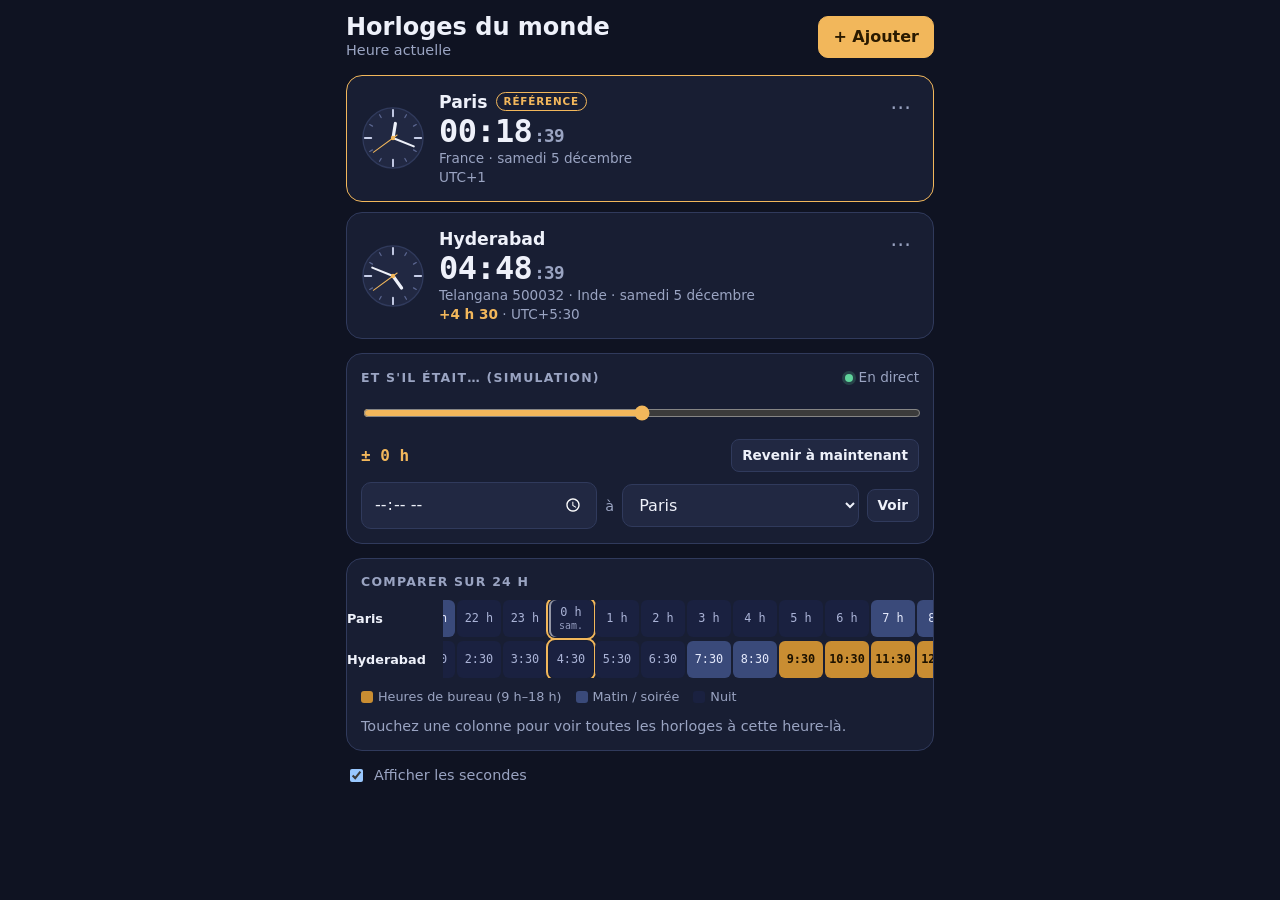
<file: horloges/index.html>
<!doctype html>
<html lang="fr"><head><meta charset="utf-8">
<meta name="viewport" content="width=device-width,initial-scale=1,viewport-fit=cover">
<title>Horloges du monde</title>
<meta name="description" content="Affiche simultanément l'heure de plusieurs villes et compare les fuseaux horaires.">
<link rel="manifest" href="manifest.webmanifest">
<link rel="icon" href="icon.svg" type="image/svg+xml">
<link rel="apple-touch-icon" href="apple-touch-icon.png">
<meta name="apple-mobile-web-app-capable" content="yes">
<meta name="mobile-web-app-capable" content="yes">
<meta name="apple-mobile-web-app-status-bar-style" content="black-translucent">
<meta name="apple-mobile-web-app-title" content="Horloges">
<meta name="theme-color" content="#0f1322">
<style>
:root{
  --bg:#0f1322;--panel:#181e33;--panel2:#212842;--line:#303a5c;
  --fg:#eef1fa;--muted:#9aa4c2;--accent:#f2b75b;--accent-ink:#2a1a00;--bad:#ff6b6b;
  --night:#1a2140;--dawn:#3a4a7a;--work:#c98d32;--work-ink:#1d1200;
  --f-mono:ui-monospace,"SF Mono",Menlo,Consolas,monospace;
  color-scheme:dark;
}
*{box-sizing:border-box}
html,body{margin:0;background:var(--bg);color:var(--fg);font-family:system-ui,-apple-system,"Segoe UI",Roboto,sans-serif;font-size:16px;line-height:1.4;-webkit-tap-highlight-color:transparent}
button{font:inherit;color:inherit;background:none;border:0;cursor:pointer;padding:0}
:focus-visible{outline:2px solid var(--accent);outline-offset:2px}
input{font:inherit;color:var(--fg);background:var(--panel2);border:1px solid var(--line);border-radius:10px;padding:10px 12px;width:100%;min-width:0}
.wrap{max-width:620px;margin:0 auto;padding:calc(env(safe-area-inset-top,0px) + 14px) max(16px,env(safe-area-inset-right,0px)) calc(env(safe-area-inset-bottom,0px) + 32px) max(16px,env(safe-area-inset-left,0px));display:grid;gap:14px}
header{display:flex;align-items:center;justify-content:space-between;gap:12px}
h1{font-size:1.5rem;margin:0;line-height:1.1}
h2{font-size:.78rem;text-transform:uppercase;letter-spacing:.1em;color:var(--muted);margin:0;font-weight:600}
.sub{color:var(--muted);font-size:.9rem}
.btn{background:var(--panel2);border:1px solid var(--line);border-radius:10px;padding:9px 14px;font-weight:600;white-space:nowrap}
.btn.primary{background:var(--accent);color:var(--accent-ink);border-color:var(--accent)}
.btn.small{padding:6px 10px;font-size:.85rem;border-radius:8px}
.btn.danger{color:var(--bad)}
.card{background:var(--panel);border:1px solid var(--line);border-radius:16px;padding:14px;min-width:0}

/* Horloges */
#clocks{display:grid;gap:10px}
.clock{display:grid;grid-template-columns:64px 1fr auto;gap:14px;align-items:center}
.clock.ref{border-color:var(--accent)}
.clock svg{width:64px;height:64px;display:block}
.c-name{font-weight:700;font-size:1.08rem;display:flex;align-items:center;gap:8px;min-width:0}
.c-name span{overflow:hidden;text-overflow:ellipsis;white-space:nowrap}
.tag{font-size:.65rem;letter-spacing:.08em;text-transform:uppercase;border:1px solid var(--accent);color:var(--accent);border-radius:999px;padding:1px 7px;font-weight:600;flex:none}
.c-sub{color:var(--muted);font-size:.85rem}
.c-time{font-family:var(--f-mono);font-size:2rem;font-weight:600;letter-spacing:-.02em;line-height:1.1;font-variant-numeric:tabular-nums}
.c-time small{font-size:.55em;color:var(--muted);margin-left:2px}
.c-diff{font-size:.85rem;color:var(--accent);font-weight:600}
.c-more{width:36px;height:36px;border-radius:10px;display:grid;place-items:center;color:var(--muted);font-size:1.3rem;align-self:start}
.c-more:hover{background:var(--panel2)}
.c-actions{grid-column:1/-1;display:flex;flex-wrap:wrap;gap:8px;padding-top:4px;border-top:1px solid var(--line);margin-top:2px;padding-top:10px}
.c-actions[hidden]{display:none}
@media (max-width:420px){.clock{grid-template-columns:52px 1fr auto;gap:10px}.clock svg{width:52px;height:52px}.c-time{font-size:1.6rem}}

/* Décalage */
.shift{display:grid;gap:10px}
.shift-head{display:flex;justify-content:space-between;align-items:center;gap:10px;flex-wrap:wrap}
.shift-val{font-family:var(--f-mono);font-weight:600;color:var(--accent)}
input[type=range]{padding:0;border:0;background:none;accent-color:var(--accent);height:28px}
.plan{display:flex;gap:8px;align-items:center;flex-wrap:wrap}
.plan select,.plan input{width:auto;flex:1 1 120px}
select{font:inherit;color:var(--fg);background:var(--panel2);border:1px solid var(--line);border-radius:10px;padding:10px 12px;min-width:0}
.live{display:inline-flex;align-items:center;gap:6px;font-size:.85rem;color:var(--muted)}
.live i{width:8px;height:8px;border-radius:50%;background:#5fd39b;box-shadow:0 0 0 3px #5fd39b33}
.live.off i{background:var(--accent);box-shadow:0 0 0 3px #f2b75b33}

/* Comparateur 24 h */
.grid-wrap{overflow-x:auto;margin:0 -14px;padding:0 14px;scrollbar-width:thin}
.tl{display:grid;gap:4px;min-width:max-content}
.tl-row{display:flex;gap:2px;align-items:stretch}
.tl-lab{position:sticky;left:-14px;z-index:1;background:var(--panel);width:96px;flex:none;font-size:.8rem;font-weight:600;display:flex;align-items:center;padding-right:6px;overflow:hidden;text-overflow:ellipsis;white-space:nowrap}
.tl-cell{width:44px;flex:none;border-radius:6px;font-family:var(--f-mono);font-size:.74rem;text-align:center;padding:6px 0;background:var(--night);color:#aab3d6;line-height:1.15}
.tl-cell.d{background:var(--dawn);color:#e4e9fb}
.tl-cell.w{background:var(--work);color:var(--work-ink);font-weight:600}
.tl-cell.mid{box-shadow:inset 2px 0 0 #fff8}
.tl-cell small{display:block;font-size:.62rem;opacity:.85}
.tl-col{cursor:pointer}
.tl-col.now{outline:2px solid var(--accent);outline-offset:1px}
.legend{display:flex;gap:14px;flex-wrap:wrap;font-size:.8rem;color:var(--muted)}
.legend b{display:inline-block;width:12px;height:12px;border-radius:3px;vertical-align:-2px;margin-right:5px}

/* Dialogue d'ajout */
dialog{background:var(--panel);color:var(--fg);border:1px solid var(--line);border-radius:16px;padding:0;width:min(520px,calc(100vw - 24px));max-height:min(640px,calc(100vh - 40px))}
dialog::backdrop{background:#0008}
.dlg{display:grid;grid-template-rows:auto auto 1fr auto;gap:10px;padding:16px;max-height:min(640px,calc(100vh - 40px))}
.results{overflow:auto;display:grid;gap:4px;align-content:start;min-height:120px}
.res{display:flex;justify-content:space-between;gap:10px;align-items:center;padding:10px 12px;border-radius:10px;text-align:left;width:100%}
.res:hover,.res:focus-visible{background:var(--panel2)}
.res .r-t{font-family:var(--f-mono);color:var(--muted);font-size:.85rem;white-space:nowrap}
.res .r-s{color:var(--muted);font-size:.82rem;display:block}
.empty{color:var(--muted);text-align:center;padding:20px 8px}
.banner{position:sticky;top:calc(env(safe-area-inset-top,0px) + 6px);z-index:5;display:flex;align-items:center;justify-content:space-between;gap:10px;background:#3a2a0c;border:1px solid var(--accent);color:#ffe2b0;border-radius:12px;padding:10px 12px;font-size:.9rem}
.banner[hidden]{display:none}
body.shifted .clock .c-time{color:var(--accent)}
.toggle{display:flex;align-items:center;gap:8px;font-size:.9rem;color:var(--muted);cursor:pointer}
.toggle input{width:auto}
</style>
</head><body>
<div class="wrap">
  <header>
    <div><h1>Horloges du monde</h1><div class="sub" id="today"></div></div>
    <button class="btn primary" id="addBtn">+ Ajouter</button>
  </header>

  <div class="banner" id="banner" hidden><span>⏳ <b>Heure simulée</b> <span id="bannerVal"></span> — ce n'est pas l'heure actuelle</span><button class="btn small primary" id="bannerBtn">Heure actuelle</button></div>

  <section id="clocks" aria-live="off"></section>

  <section class="card shift">
    <div class="shift-head">
      <h2>Et s'il était… (simulation)</h2>
      <span class="live" id="live"><i></i><span id="liveTxt">En direct</span></span>
    </div>
    <input type="range" id="slider" min="-720" max="720" step="15" value="0" aria-label="Décaler l'heure">
    <div class="shift-head">
      <span class="shift-val" id="shiftVal">± 0 h</span>
      <button class="btn small" id="resetBtn">Revenir à maintenant</button>
    </div>
    <div class="plan">
      <input type="time" id="planTime" aria-label="Heure">
      <span class="sub">à</span>
      <select id="planTz" aria-label="Ville"></select>
      <button class="btn small" id="planBtn">Voir</button>
    </div>
  </section>

  <section class="card" style="display:grid;gap:10px">
    <h2>Comparer sur 24 h</h2>
    <div class="grid-wrap"><div class="tl" id="tl"></div></div>
    <div class="legend"><span><b style="background:var(--work)"></b>Heures de bureau (9 h–18 h)</span><span><b style="background:var(--dawn)"></b>Matin / soirée</span><span><b style="background:var(--night)"></b>Nuit</span></div>
    <div class="sub">Touchez une colonne pour voir toutes les horloges à cette heure-là.</div>
  </section>

  <label class="toggle"><input type="checkbox" id="secs"> Afficher les secondes</label>
</div>

<dialog id="dlg">
  <form method="dialog" class="dlg">
    <div style="display:flex;justify-content:space-between;align-items:center"><h1 style="font-size:1.2rem">Ajouter une ville</h1><button class="btn small" value="cancel">Fermer</button></div>
    <input type="search" id="q" placeholder="Ville, pays ou fuseau (ex. Tokyo, Inde, America/…)" autocomplete="off">
    <div class="results" id="results"></div>
    <div class="sub">Astuce : le nom de la ville peut être modifié ensuite avec le bouton « ⋯ ».</div>
  </form>
</dialog>

<script>
'use strict';
// [nom, fuseau IANA, précision]
const CITIES=[
["Paris","Europe/Paris","France"],["Hyderabad","Asia/Kolkata","Inde · Telangana"],["Mumbai","Asia/Kolkata","Inde · Maharashtra"],["New Delhi","Asia/Kolkata","Inde"],["Bangalore","Asia/Kolkata","Inde · Karnataka"],["Chennai","Asia/Kolkata","Inde · Tamil Nadu"],
["Londres","Europe/London","Royaume-Uni"],["Dublin","Europe/Dublin","Irlande"],["Lisbonne","Europe/Lisbon","Portugal"],["Madrid","Europe/Madrid","Espagne"],["Barcelone","Europe/Madrid","Espagne"],["Bruxelles","Europe/Brussels","Belgique"],["Amsterdam","Europe/Amsterdam","Pays-Bas"],["Genève","Europe/Zurich","Suisse"],["Zurich","Europe/Zurich","Suisse"],["Luxembourg","Europe/Luxembourg","Luxembourg"],["Berlin","Europe/Berlin","Allemagne"],["Rome","Europe/Rome","Italie"],["Vienne","Europe/Vienna","Autriche"],["Prague","Europe/Prague","Tchéquie"],["Varsovie","Europe/Warsaw","Pologne"],["Stockholm","Europe/Stockholm","Suède"],["Oslo","Europe/Oslo","Norvège"],["Copenhague","Europe/Copenhagen","Danemark"],["Helsinki","Europe/Helsinki","Finlande"],["Athènes","Europe/Athens","Grèce"],["Bucarest","Europe/Bucharest","Roumanie"],["Kiev","Europe/Kyiv","Ukraine"],["Istanbul","Europe/Istanbul","Turquie"],["Moscou","Europe/Moscow","Russie"],
["Casablanca","Africa/Casablanca","Maroc"],["Alger","Africa/Algiers","Algérie"],["Tunis","Africa/Tunis","Tunisie"],["Dakar","Africa/Dakar","Sénégal"],["Abidjan","Africa/Abidjan","Côte d'Ivoire"],["Lagos","Africa/Lagos","Nigeria"],["Le Caire","Africa/Cairo","Égypte"],["Nairobi","Africa/Nairobi","Kenya"],["Johannesburg","Africa/Johannesburg","Afrique du Sud"],["Kinshasa","Africa/Kinshasa","RD Congo"],["Antananarivo","Indian/Antananarivo","Madagascar"],["La Réunion","Indian/Reunion","France"],["Maurice","Indian/Mauritius","Maurice"],
["Dubaï","Asia/Dubai","Émirats arabes unis"],["Riyad","Asia/Riyadh","Arabie saoudite"],["Doha","Asia/Qatar","Qatar"],["Tel Aviv","Asia/Jerusalem","Israël"],["Beyrouth","Asia/Beirut","Liban"],["Téhéran","Asia/Tehran","Iran"],["Karachi","Asia/Karachi","Pakistan"],["Katmandou","Asia/Kathmandu","Népal"],["Dacca","Asia/Dhaka","Bangladesh"],["Colombo","Asia/Colombo","Sri Lanka"],["Bangkok","Asia/Bangkok","Thaïlande"],["Hô Chi Minh-Ville","Asia/Ho_Chi_Minh","Viêt Nam"],["Singapour","Asia/Singapore","Singapour"],["Kuala Lumpur","Asia/Kuala_Lumpur","Malaisie"],["Jakarta","Asia/Jakarta","Indonésie"],["Manille","Asia/Manila","Philippines"],["Hong Kong","Asia/Hong_Kong","Chine"],["Shanghai","Asia/Shanghai","Chine"],["Pékin","Asia/Shanghai","Chine"],["Taipei","Asia/Taipei","Taïwan"],["Séoul","Asia/Seoul","Corée du Sud"],["Tokyo","Asia/Tokyo","Japon"],
["Sydney","Australia/Sydney","Australie"],["Melbourne","Australia/Melbourne","Australie"],["Brisbane","Australia/Brisbane","Australie"],["Perth","Australia/Perth","Australie"],["Auckland","Pacific/Auckland","Nouvelle-Zélande"],["Nouméa","Pacific/Noumea","Nouvelle-Calédonie"],["Papeete","Pacific/Tahiti","Polynésie française"],["Honolulu","Pacific/Honolulu","États-Unis · Hawaï"],
["New York","America/New_York","États-Unis"],["Washington","America/New_York","États-Unis"],["Miami","America/New_York","États-Unis"],["Chicago","America/Chicago","États-Unis"],["Houston","America/Chicago","États-Unis"],["Denver","America/Denver","États-Unis"],["Phoenix","America/Phoenix","États-Unis"],["Los Angeles","America/Los_Angeles","États-Unis"],["San Francisco","America/Los_Angeles","États-Unis"],["Seattle","America/Los_Angeles","États-Unis"],["Anchorage","America/Anchorage","États-Unis · Alaska"],["Montréal","America/Toronto","Canada · Québec"],["Toronto","America/Toronto","Canada"],["Vancouver","America/Vancouver","Canada"],["Mexico","America/Mexico_City","Mexique"],["Bogotá","America/Bogota","Colombie"],["Lima","America/Lima","Pérou"],["Santiago","America/Santiago","Chili"],["Buenos Aires","America/Argentina/Buenos_Aires","Argentine"],["São Paulo","America/Sao_Paulo","Brésil"],["Rio de Janeiro","America/Sao_Paulo","Brésil"],["Pointe-à-Pitre","America/Guadeloupe","Guadeloupe"],["Fort-de-France","America/Martinique","Martinique"],["Cayenne","America/Cayenne","Guyane"],
["UTC","UTC","Temps universel coordonné"]
];
const KEY='horloges-v1';
const $=s=>document.querySelector(s);
const esc=s=>String(s).replace(/[&<>"']/g,c=>({'&':'&amp;','<':'&lt;','>':'&gt;','"':'&quot;',"'":'&#39;'}[c]));
const uid=()=>Math.random().toString(36).slice(2,9);

let S;
try{S=JSON.parse(localStorage.getItem(KEY)||'null');}catch(e){S=null;}
if(!S||!Array.isArray(S.clocks)||!S.clocks.length){
  S={secs:true,clocks:[
    {id:uid(),name:'Paris',sub:'France',tz:'Europe/Paris'},
    {id:uid(),name:'Hyderabad',sub:'Telangana 500032 · Inde',tz:'Asia/Kolkata'}
  ]};
}
const save=()=>{try{localStorage.setItem(KEY,JSON.stringify(S));}catch(e){}};
let shift=0; // minutes de décalage par rapport à maintenant
let openMenu=null;
let backTimer=null;

// --- Calcul des fuseaux ---
const fmtCache={};
function partsFmt(tz){return fmtCache[tz]||(fmtCache[tz]=new Intl.DateTimeFormat('en-US',{timeZone:tz,hourCycle:'h23',year:'numeric',month:'numeric',day:'numeric',hour:'numeric',minute:'numeric',second:'numeric'}));}
function offMin(tz,ms){
  const p=partsFmt(tz).formatToParts(new Date(ms));const g=t=>+p.find(x=>x.type===t).value;
  const asUTC=Date.UTC(g('year'),g('month')-1,g('day'),g('hour')%24,g('minute'),g('second'));
  return Math.round((asUTC-Math.floor(ms/1000)*1000)/60000);
}
function local(tz,ms){const o=offMin(tz,ms);const d=new Date(ms+o*60000);return{off:o,d,h:d.getUTCHours(),m:d.getUTCMinutes(),s:d.getUTCSeconds(),day:Math.floor((ms+o*60000)/86400000)};}
const pad=n=>String(n).padStart(2,'0');
function fmtOff(min){if(!min)return 'même heure';const s=min>0?'+':'−';min=Math.abs(min);const h=Math.floor(min/60),m=min%60;return `${s}${h} h${m?' '+pad(m):''}`;}
function fmtUtc(min){const s=min>=0?'+':'−';min=Math.abs(min);return `UTC${s}${Math.floor(min/60)}${min%60?':'+pad(min%60):''}`;}
const dateFmt={};
function fmtDate(tz,ms){return (dateFmt[tz]||(dateFmt[tz]=new Intl.DateTimeFormat('fr-FR',{timeZone:tz,weekday:'long',day:'numeric',month:'long'}))).format(new Date(ms));}
function validTz(tz){try{partsFmt(tz).format(0);return true;}catch(e){return false;}}

// --- Horloges ---
function analog(){return `<svg viewBox="0 0 100 100" aria-hidden="true"><circle cx="50" cy="50" r="47" fill="var(--panel2)" stroke="var(--line)" stroke-width="2"/>${Array.from({length:12},(_,i)=>`<line x1="50" y1="${i%3?8:6}" x2="50" y2="${i%3?13:16}" stroke="${i%3?'#5b6690':'#c7cee8'}" stroke-width="${i%3?2:3}" stroke-linecap="round" transform="rotate(${i*30} 50 50)"/>`).join('')}<line class="hh" x1="50" y1="50" x2="50" y2="27" stroke="var(--fg)" stroke-width="5" stroke-linecap="round"/><line class="mh" x1="50" y1="50" x2="50" y2="15" stroke="var(--fg)" stroke-width="3.2" stroke-linecap="round"/><line class="sh" x1="50" y1="58" x2="50" y2="12" stroke="var(--accent)" stroke-width="1.6" stroke-linecap="round"/><circle cx="50" cy="50" r="3.4" fill="var(--accent)"/></svg>`;}

function renderClocks(){
  $('#clocks').innerHTML=S.clocks.map((c,i)=>`
  <article class="card clock${i===0?' ref':''}" data-id="${c.id}">
    ${analog()}
    <div style="min-width:0">
      <div class="c-name"><span>${esc(c.name)}</span>${i===0?'<span class="tag">Référence</span>':''}</div>
      <div class="c-time"></div>
      <div class="c-sub"></div>
    </div>
    <button class="c-more" data-act="menu" aria-label="Options pour ${esc(c.name)}" aria-expanded="${openMenu===c.id}">⋯</button>
    <div class="c-actions" ${openMenu===c.id?'':'hidden'}>
      ${i>0?'<button class="btn small" data-act="ref">Définir comme référence</button><button class="btn small" data-act="up">Monter</button>':''}
      ${i<S.clocks.length-1?'<button class="btn small" data-act="down">Descendre</button>':''}
      <button class="btn small" data-act="rename">Renommer</button>
      ${S.clocks.length>1?'<button class="btn small danger" data-act="del">Supprimer</button>':''}
    </div>
  </article>`).join('');
  fillPlanSelect();
  tick(true);
}

$('#clocks').addEventListener('click',e=>{
  const b=e.target.closest('[data-act]');if(!b)return;
  const art=b.closest('.clock');const id=art.dataset.id;const i=S.clocks.findIndex(c=>c.id===id);const c=S.clocks[i];
  const act=b.dataset.act;
  if(act==='menu'){openMenu=openMenu===id?null:id;renderClocks();return;}
  if(act==='ref'){S.clocks.splice(i,1);S.clocks.unshift(c);}
  if(act==='up'&&i>0){[S.clocks[i-1],S.clocks[i]]=[S.clocks[i],S.clocks[i-1]];}
  if(act==='down'&&i<S.clocks.length-1){[S.clocks[i+1],S.clocks[i]]=[S.clocks[i],S.clocks[i+1]];}
  if(act==='rename'){const n=prompt('Nom affiché',c.name);if(n&&n.trim())c.name=n.trim();const s=prompt('Précision (pays, région…)',c.sub||'');if(s!==null)c.sub=s.trim();}
  if(act==='del'){if(!confirm(`Supprimer l'horloge « ${c.name} » ?`))return;S.clocks.splice(i,1);openMenu=null;}
  save();renderClocks();
});

let lastTl='';
function tick(force){
  const now=Date.now();const t=now+shift*60000;
  const ref=S.clocks[0];const rl=local(ref.tz,t);
  document.querySelectorAll('.clock').forEach(el=>{
    const c=S.clocks.find(x=>x.id===el.dataset.id);if(!c)return;
    const L=local(c.tz,t);
    el.querySelector('.c-time').innerHTML=`${pad(L.h)}:${pad(L.m)}${S.secs?`<small>:${pad(L.s)}</small>`:''}`;
    const dd=L.day-rl.day;const dayTxt=dd===1?' · demain':dd===-1?' · hier':'';
    const diff=c===ref?fmtUtc(L.off):`<span class="c-diff">${fmtOff(L.off-rl.off)}</span> · ${fmtUtc(L.off)}`;
    el.querySelector('.c-sub').innerHTML=`${c.sub?esc(c.sub)+' · ':''}${esc(fmtDate(c.tz,t))}${dayTxt}<br>${diff}`;
    const sec=L.s,mn=L.m+sec/60,hr=(L.h%12)+mn/60;
    el.querySelector('.hh').setAttribute('transform',`rotate(${hr*30} 50 50)`);
    el.querySelector('.mh').setAttribute('transform',`rotate(${mn*6} 50 50)`);
    const sh=el.querySelector('.sh');sh.setAttribute('transform',`rotate(${sec*6} 50 50)`);sh.style.display=S.secs?'':'none';
  });
  $('#today').textContent=shift?'Heure décalée':'Heure actuelle';
  // Comparateur : reconstruit seulement quand l'heure de référence change
  const key=S.clocks.map(c=>c.id+c.tz+c.name).join()+'|'+Math.floor((t+rl.off*60000)/3600000)+'|'+shift;
  if(force||key!==lastTl){lastTl=key;renderTimeline(t);}
}

function renderTimeline(t){
  const ref=S.clocks[0];const rl=local(ref.tz,t);
  const base=Math.floor(t/60000)*60000-rl.m*60000; // début de l'heure courante chez la référence
  const start=base-6*3600000;
  const cols=24;
  let html='';
  S.clocks.forEach((c,ci)=>{
    html+=`<div class="tl-row"><div class="tl-lab" title="${esc(c.name)}">${esc(c.name)}</div>`;
    for(let k=0;k<cols;k++){
      const ms=start+k*3600000;const L=local(c.tz,ms);
      const cls=(L.h>=9&&L.h<18)?'w':(L.h>=7&&L.h<22)?'d':'';
      const isNow=k===6;
      const lbl=L.m?`${L.h}:${pad(L.m)}`:`${L.h} h`;
      const midnight=L.h===0;
      const dl=midnight?`<small>${new Intl.DateTimeFormat('fr-FR',{timeZone:c.tz,weekday:'short'}).format(new Date(ms))}</small>`:'';
      html+=`<button class="tl-cell tl-col ${cls}${isNow?' now':''}${midnight?' mid':''}" data-k="${k}" aria-label="${esc(c.name)} ${lbl}">${lbl}${dl}</button>`;
    }
    html+='</div>';
  });
  $('#tl').innerHTML=html;
  $('#tl').dataset.start=start;
  const wrap=$('#tl').parentElement;
  if(!wrap.dataset.scrolled){wrap.scrollLeft=Math.max(0,6*46-90);wrap.dataset.scrolled='1';}
}
$('#tl').addEventListener('click',e=>{
  const b=e.target.closest('.tl-col');if(!b)return;
  const start=+$('#tl').dataset.start;const target=start+(+b.dataset.k)*3600000;
  setShift((target-Date.now())/60000);
});

// --- Décalage ---
function setShift(min){
  shift=Math.max(-1440*2,Math.min(1440*2,min));
  $('#slider').value=Math.max(-720,Math.min(720,Math.round(shift/15)*15));
  const a=Math.round(Math.abs(shift)),h=Math.floor(a/60),m=a%60;
  $('#shiftVal').textContent=a?`${shift>0?'+':'−'} ${h} h${m?' '+pad(m):''}`:'± 0 h';
  $('#live').classList.toggle('off',!!shift);$('#liveTxt').textContent=shift?'Décalé':'En direct';
  $('#banner').hidden=!shift;document.body.classList.toggle('shifted',!!shift);
  $('#bannerVal').textContent=a?`(${$('#shiftVal').textContent})`:'';
  clearTimeout(backTimer);if(shift)backTimer=setTimeout(()=>setShift(0),3*60000); // retour automatique à l'heure actuelle après 3 min
  tick(true);
}
$('#slider').addEventListener('input',e=>{
  // le curseur décale à partir de l'heure ronde (quart d'heure) la plus proche
  const v=+e.target.value;if(!v){setShift(0);return;}
  const now=Date.now();const q=Math.round(now/900000)*900000;setShift((q-now)/60000+v);
});
$('#resetBtn').addEventListener('click',()=>setShift(0));
$('#bannerBtn').addEventListener('click',()=>setShift(0));
function fillPlanSelect(){
  const sel=$('#planTz');const prev=sel.value;
  sel.innerHTML=S.clocks.map(c=>`<option value="${c.id}">${esc(c.name)}</option>`).join('');
  if(S.clocks.some(c=>c.id===prev))sel.value=prev;
}
$('#planBtn').addEventListener('click',()=>{
  const v=$('#planTime').value;if(!v){$('#planTime').focus();return;}
  const [H,M]=v.split(':').map(Number);const c=S.clocks.find(x=>x.id===$('#planTz').value);if(!c)return;
  const now=Date.now();const L=local(c.tz,now);
  let diff=(H*60+M)-(L.h*60+L.m);
  if(diff<-720)diff+=1440;if(diff>720)diff-=1440; // prochaine occurrence la plus proche
  setShift(diff-L.s/60-(now%1000)/60000);
});

// --- Secondes ---
$('#secs').checked=!!S.secs;
$('#secs').addEventListener('change',e=>{S.secs=e.target.checked;save();tick(true);});

// --- Ajout ---
const norm=s=>s.normalize('NFD').replace(/[̀-ͯ]/g,'').toLowerCase();
let allZones=[];try{allZones=Intl.supportedValuesOf('timeZone');}catch(e){}
function search(q){
  q=norm(q.trim());
  const now=Date.now();
  let list=CITIES.map(([n,tz,sub])=>({n,tz,sub}));
  if(q){
    list=list.filter(x=>norm(x.n+' '+x.sub+' '+x.tz).includes(q));
    const seen=new Set(list.map(x=>x.tz));
    allZones.filter(z=>!seen.has(z)&&norm(z.replace(/_/g,' ')).includes(q)).slice(0,40).forEach(z=>list.push({n:z.split('/').pop().replace(/_/g,' '),tz:z,sub:z}));
  }
  list=list.filter(x=>validTz(x.tz));
  if(!list.length){$('#results').innerHTML='<div class="empty">Aucun résultat. Essayez un pays ou une grande ville proche.</div>';return;}
  $('#results').innerHTML=list.map((x,i)=>{const L=local(x.tz,now);return `<button type="button" class="res" data-i="${i}"><span><b>${esc(x.n)}</b><span class="r-s">${esc(x.sub)}</span></span><span class="r-t">${pad(L.h)}:${pad(L.m)} · ${fmtUtc(L.off)}</span></button>`;}).join('');
  $('#results')._list=list;
}
$('#addBtn').addEventListener('click',()=>{$('#q').value='';search('');$('#dlg').showModal();$('#q').focus();});
$('#q').addEventListener('input',e=>search(e.target.value));
$('#q').addEventListener('keydown',e=>{if(e.key==='Enter'){e.preventDefault();const f=$('#results .res');if(f)f.click();}});
$('#results').addEventListener('click',e=>{
  const b=e.target.closest('.res');if(!b)return;const x=$('#results')._list[+b.dataset.i];
  S.clocks.push({id:uid(),name:x.n,sub:x.sub===x.tz?'':x.sub,tz:x.tz});save();$('#dlg').close();renderClocks();
  document.querySelector('.clock:last-of-type')?.scrollIntoView({behavior:'smooth',block:'nearest'});
});

renderClocks();
// aligné sur la seconde
(function loop(){tick();setTimeout(loop,1000-Date.now()%1000+5);})();
// en revenant sur l'appli, toujours repartir de l'heure actuelle
document.addEventListener('visibilitychange',()=>{if(!document.hidden){if(shift)setShift(0);else tick(true);}});
window.addEventListener('pageshow',e=>{if(e.persisted)setShift(0);});
if('serviceWorker' in navigator){navigator.serviceWorker.register('sw.js').catch(()=>{});}
</script>
</body></html>
</file>
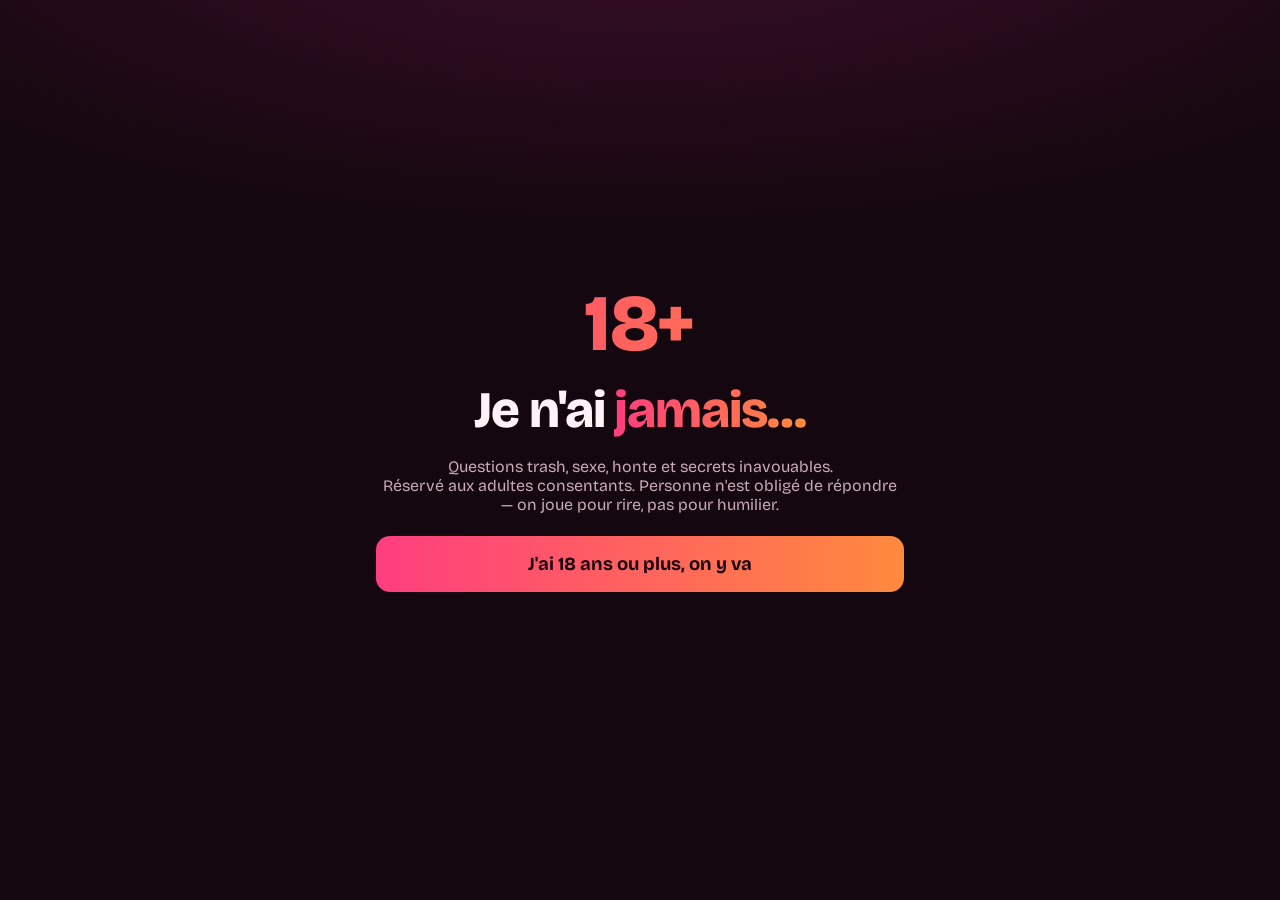
<file: jamais/index.html>
<!doctype html>
<html lang="fr"><head><meta charset="utf-8">
<meta name="viewport" content="width=device-width,initial-scale=1,viewport-fit=cover">
<link rel="manifest" href="manifest.webmanifest">
<link rel="icon" href="icon.svg" type="image/svg+xml">
<link rel="icon" href="icon-192.png" type="image/png" sizes="192x192">
<link rel="apple-touch-icon" href="apple-touch-icon.png">
<meta name="apple-mobile-web-app-capable" content="yes">
<meta name="mobile-web-app-capable" content="yes">
<meta name="apple-mobile-web-app-status-bar-style" content="black-translucent">
<meta name="apple-mobile-web-app-title" content="Jamais">
<meta name="theme-color" content="#14070f">
<title>Je n'ai jamais</title>
<link rel="preconnect" href="https://fonts.googleapis.com">
<link rel="preconnect" href="https://fonts.gstatic.com" crossorigin>
<link rel="stylesheet" href="https://fonts.googleapis.com/css2?family=Bricolage+Grotesque:opsz,wght@12..96,500;12..96,700;12..96,800&display=swap">
<style>
:root{
  --bg:#14070f; --panel:#22101c; --panel2:#2f1727; --line:#4a2640;
  --fg:#fff3f7; --muted:#c9a9b9; --hot:#ff3d7f; --flame:#ff8a3d; --ink:#1a0610;
  --f:"Bricolage Grotesque",system-ui,-apple-system,"Segoe UI",sans-serif;
  color-scheme:dark;
}
*{box-sizing:border-box}
[hidden]{display:none!important}
html,body{margin:0;background:var(--bg);color:var(--fg);font-family:var(--f);-webkit-tap-highlight-color:transparent;overscroll-behavior:none}
body{min-height:100dvh;background:radial-gradient(120% 60% at 50% -10%,#3a0f28 0%,var(--bg) 60%) fixed,var(--bg)}
button{font:inherit;color:inherit;background:none;border:0;cursor:pointer;padding:0}
button:focus-visible,input:focus-visible{outline:2px solid var(--hot);outline-offset:2px}
input{font:inherit;color:var(--fg);background:var(--panel2);border:1px solid var(--line);border-radius:12px;padding:12px 14px;width:100%;min-width:0}
input::placeholder{color:var(--muted)}
.wrap{max-width:560px;margin:0 auto;padding:calc(env(safe-area-inset-top,0px) + 18px) max(16px,env(safe-area-inset-right)) calc(env(safe-area-inset-bottom,0px) + 24px) max(16px,env(safe-area-inset-left));display:grid;gap:16px}
h1{font-size:clamp(2.2rem,10vw,3.2rem);line-height:.95;margin:0;font-weight:800;letter-spacing:-.02em}
h1 span{background:linear-gradient(90deg,var(--hot),var(--flame));-webkit-background-clip:text;background-clip:text;color:transparent}
h2{margin:0;font-size:.78rem;text-transform:uppercase;letter-spacing:.14em;color:var(--muted);font-weight:700}
p{margin:0}
.sub{color:var(--muted)}
.card{background:var(--panel);border:1px solid var(--line);border-radius:18px;padding:16px;display:grid;gap:12px}
.btn{background:var(--panel2);border:1px solid var(--line);border-radius:14px;padding:12px 16px;font-weight:700;text-align:center}
.btn.primary{background:linear-gradient(90deg,var(--hot),var(--flame));color:var(--ink);border:0}
.btn.big{width:100%;padding:17px;font-size:1.15rem}
.btn.sm{padding:8px 12px;font-size:.9rem}
.row{display:flex;gap:8px}
.row>input{flex:1}
.chips{display:flex;flex-wrap:wrap;gap:8px}
.chip{border:1px solid var(--line);background:var(--panel2);border-radius:999px;padding:8px 13px;font-weight:700;font-size:.95rem;display:inline-flex;align-items:center;gap:6px}
.chip .x{color:var(--muted);font-size:1.1rem;line-height:1}
.chip.on{background:var(--c,var(--hot));color:var(--ink);border-color:transparent}
.chip .n{font-size:.75rem;opacity:.7;font-weight:500}
.presets{display:grid;grid-template-columns:repeat(3,1fr);gap:8px}
.presets button{border:1px solid var(--line);background:var(--panel2);border-radius:14px;padding:10px 6px;text-align:center;font-weight:800;line-height:1.15}
.presets button small{display:block;font-weight:500;color:var(--muted);font-size:.75rem;margin-top:2px}
.presets button.on{border-color:var(--hot);box-shadow:inset 0 0 0 1px var(--hot)}
.count{font-variant-numeric:tabular-nums}
.hint{font-size:.85rem;color:var(--muted)}

/* Gate */
.gate{min-height:calc(100dvh - 60px);display:grid;align-content:center;gap:22px;text-align:center}
.gate .big18{font-size:5rem;font-weight:800;line-height:1;background:linear-gradient(90deg,var(--hot),var(--flame));-webkit-background-clip:text;background-clip:text;color:transparent}

/* Play */
.top{display:flex;justify-content:space-between;align-items:center;gap:10px}
.top .meta{font-size:.9rem;color:var(--muted);text-align:right}
.qcard{position:relative;min-height:min(52vh,400px);border-radius:26px;padding:26px 22px;display:grid;align-content:space-between;gap:18px;
  background:linear-gradient(160deg,color-mix(in srgb,var(--c) 30%,var(--panel)) 0%,var(--panel) 70%);
  border:1px solid color-mix(in srgb,var(--c) 55%,var(--line));box-shadow:0 20px 50px -20px color-mix(in srgb,var(--c) 60%,transparent);touch-action:pan-y;user-select:none;-webkit-user-select:none}
.qcard.anim{animation:pop .35s cubic-bezier(.2,.9,.3,1.2)}
@keyframes pop{from{transform:translateX(40px) rotate(3deg);opacity:0}to{transform:none;opacity:1}}
.qcat{display:inline-flex;gap:6px;align-items:center;font-weight:800;font-size:.85rem;text-transform:uppercase;letter-spacing:.12em;color:var(--c)}
.qlead{font-size:1.05rem;color:var(--muted);font-weight:700;margin-bottom:6px}
.qtext{font-size:clamp(1.55rem,6.6vw,2.15rem);line-height:1.15;font-weight:800;text-wrap:balance;letter-spacing:-.01em}
.double{position:absolute;top:18px;right:18px;background:var(--flame);color:var(--ink);font-weight:800;font-size:.8rem;border-radius:999px;padding:5px 10px;transform:rotate(6deg)}
.reader{font-size:.95rem;color:var(--muted)}
.reader b{color:var(--fg)}
.who .chip{padding:10px 14px}
.who .chip.on{--c:var(--hot)}
.navrow{display:grid;grid-template-columns:auto 1fr;gap:10px}
.board{display:grid;gap:8px}
.brow{display:grid;grid-template-columns:2rem 1fr auto;align-items:center;gap:10px;background:var(--panel2);border-radius:12px;padding:10px 12px}
.brow .rk{font-weight:800;color:var(--muted)}
.brow .sc{font-weight:800;font-variant-numeric:tabular-nums}
.brow.first{background:linear-gradient(90deg,color-mix(in srgb,var(--hot) 35%,var(--panel2)),var(--panel2))}
.toast{position:fixed;left:50%;bottom:calc(env(safe-area-inset-bottom,0px) + 20px);transform:translateX(-50%);background:var(--fg);color:var(--ink);padding:10px 16px;border-radius:999px;font-weight:700;font-size:.92rem;z-index:20;max-width:calc(100% - 32px);text-align:center}
.custom-list{display:grid;gap:6px;max-height:220px;overflow:auto}
.custom-list div{display:flex;justify-content:space-between;gap:10px;align-items:center;background:var(--panel2);border-radius:10px;padding:8px 12px;font-size:.95rem}
.links{display:flex;justify-content:center;gap:18px}
.links button{color:var(--muted);text-decoration:underline;text-underline-offset:3px;font-size:.92rem}
</style>
</head><body>
<div class="wrap" id="app"></div>
<div class="toast" id="toast" hidden></div>
<script>
"use strict";
/* ---------- Données ---------- */
const CATS = {
  soiree:  {nom:"Soirée",     emo:"🍸", c:"#5fd0ff"},
  honte:   {nom:"Honte",      emo:"🙈", c:"#ffd23d"},
  love:    {nom:"Love & Ex",  emo:"💔", c:"#c58bff"},
  interdit:{nom:"Interdit",   emo:"🚨", c:"#7be0a4"},
  sexe:    {nom:"Sexe",       emo:"🔥", c:"#ff8a3d"},
  hardcore:{nom:"Hardcore",   emo:"😈", c:"#ff3d7f"},
};
const PRESETS = {
  chaud:   {nom:"Chaud 🌶️",       d:"Pour chauffer",   cats:["soiree","honte","love","interdit"]},
  brulant: {nom:"Brûlant 🔥",     d:"Ça devient hot",  cats:["soiree","honte","love","interdit","sexe"]},
  hard:    {nom:"Sans limite 😈", d:"Tout, vraiment",  cats:["soiree","honte","love","interdit","sexe","hardcore"]},
};
const Q = {
soiree:[
"vomi en pleine soirée","fait un black-out complet après une soirée","été incapable de me souvenir comment je suis rentré(e) chez moi",
"dansé sur une table ou un comptoir","appelé mon ex complètement bourré(e)","envoyé un message bourré(e) que j'ai regretté le lendemain",
"dormi par terre dans des toilettes","fini une soirée aux urgences","bu de l'alcool fort directement à la bouteille",
"fait la fête plus de 24 heures d'affilée","perdu mon téléphone en soirée","fait pipi dans la rue",
"été viré(e) d'un bar ou d'une boîte","embrassé quelqu'un dont je ne connaissais pas le prénom","fini la nuit chez un(e) parfait(e) inconnu(e)",
"chanté au karaoké complètement saoul(e)","fait un strip-tease en soirée","été pris(e) en photo dans un état lamentable",
"acheté un truc complètement absurde en ligne en étant bourré(e)","dépensé plus de 200 € en une seule soirée","débarqué dans une soirée où je n'étais pas invité(e)",
"bossé sans avoir dormi après une nuit de fête","fumé autre chose que du tabac","embrassé plus de trois personnes dans la même soirée",
"pleuré dans les toilettes d'une boîte","été ramené(e) chez moi par la police","bu les fonds de verre des autres en fin de soirée",
"vomi sur quelqu'un","fait la fête toute la nuit et enchaîné sur un brunch sans dormir","été le/la dernier(e) debout à 8 h du matin",
"perdu un vêtement en soirée sans jamais le retrouver","fait une soirée qui a fini avec les voisins ou les flics à la porte","pris une cuite au point de dire « plus jamais »… pour recommencer le week-end suivant",
"embrassé quelqu'un juste parce que j'étais bourré(e)","ouvert les yeux à côté de quelqu'un sans me souvenir de comment c'était arrivé","pris l'apéro le matin",
"bu plus de 10 verres dans la même soirée","fait un concours de shots","fini une soirée en pleurant sur l'épaule d'un(e) inconnu(e)",
"dormi dehors après avoir raté le dernier train","fait un beer-pong qui a dégénéré","été malade dans un taxi ou un Uber",
"payé un supplément nettoyage à un chauffeur VTC","mélangé tous les alcools possibles en une soirée","bu de l'alcool dans une chaussure",
"fait une soirée en sous-vêtements","organisé une soirée à thème complètement déjantée","fini une soirée dans une fontaine",
"pris un bain tout(e) habillé(e) en pleine soirée","dansé collé-serré avec un(e) inconnu(e) toute la nuit","roulé une pelle à quelqu'un au milieu de la piste de danse",
"joué à action ou vérité jusqu'à finir à moitié nu(e)","joué au strip-poker","perdu au strip-poker jusqu'au tout dernier vêtement",
"donné mon numéro en soirée et regretté le lendemain","donné un faux numéro à quelqu'un qui me draguait","fait une soirée qui a duré tout le week-end",
"menti à mon/ma partenaire sur la soirée où j'étais","bu jusqu'à tomber dans les escaliers","eu des bleus inexplicables après une soirée",
"vu une photo de moi en soirée dont je n'avais aucun souvenir","fait un live Instagram complètement bourré(e)","supprimé une story en panique le lendemain matin",
"fait un discours gênant bourré(e) à un mariage ou un anniversaire","dragué le/la barman toute la soirée pour avoir des verres gratuits","obtenu des verres gratuits grâce à mon décolleté ou mon charme",
"fini en after chez des gens que je ne connaissais pas","passé un festival entier sans me laver","oublié une partie d'un voyage à cause de l'alcool",
"fini une soirée en sous-vêtements dans la rue","dormi dans ma voiture après une soirée","squatté le canapé de quelqu'un plus d'une semaine",
"embrassé deux personnes en même temps","fait un bisou à trois","embrassé quelqu'un pour gagner un pari",
"relevé un défi complètement stupide bourré(e)","sauté dans une piscine tout(e) habillé(e)","fait une déclaration d'amour bourré(e)",
"vomi par la fenêtre d'une voiture","vomi dans un sac à main ou une casquette","fini une soirée au kebab à 5 h du matin",
"enchaîné trois soirées différentes dans la même nuit","juré que j'étais sobre alors que je ne tenais plus debout","bu en cachette pendant un repas de famille",
"été bourré(e) à un repas de famille","été bourré(e) au travail","bu pendant une réunion en visio",
"été bourré(e) à un premier rencard","tellement bu à un premier rencard qu'il n'y en a jamais eu de deuxième","perdu mes clés et dormi devant ma porte",
"escaladé un balcon pour rentrer chez moi","réveillé tout l'immeuble en rentrant de soirée","fumé la chicha jusqu'à en être malade",
"gagné un concours de boisson contre quelqu'un de bien plus costaud","été en boîte tout(e) seul(e)","dansé sur le podium d'une boîte",
"réussi à entrer en carré VIP sans payer","fait semblant de connaître le videur","été refoulé(e) d'une boîte et fait un scandale devant",
"dormi à plus de quatre dans un même lit après une soirée","fini une soirée à poil dans le jardin de quelqu'un","commandé une tournée générale que je ne pouvais pas payer",
"laissé quelqu'un payer toutes mes consos de la soirée","bu un shot sur le corps de quelqu'un","fait un body shot sur un(e) inconnu(e)",
"léché du sel dans le cou de quelqu'un pour une tequila","eu une gueule de bois qui a duré deux jours","posé un jour de congé juste pour cuver",
"bu de l'alcool au petit-déjeuner","fait une soirée jeux à boire où tout le monde a fini malade","cassé une chaise, une table ou un lit en soirée",
"fait la fête dans un lieu abandonné","été dans une rave party","fait la fête sur un bateau",
"été dans une soirée mousse","fini une soirée avec des dessins au feutre sur le visage","dessiné sur le visage de quelqu'un qui dormait",
"gardé une photo compromettante d'un(e) pote comme moyen de pression","appelé mes parents complètement bourré(e)","été ramassé(e) bourré(e) par mes parents",
"fait la fête la veille d'un examen important","passé un examen ou un entretien encore bourré(e)","dû m'excuser auprès de tout le monde après une soirée",
"provoqué une bagarre en soirée","pris part à une bagarre en boîte","été le/la seul(e) à finir à poil en soirée",
"participé à une soirée nudiste","joué au « Je n'ai jamais » en mentant","dû embrasser quelqu'un qui ne me plaisait pas à cause d'un jeu",
"fait « sept minutes au paradis » dans un placard","fait la fête trois soirs d'affilée en semaine","refusé de rentrer alors que tout le monde voulait partir",
"été le/la premier(e) à vomir de la soirée","bu au point de ne plus pouvoir marcher droit","fait la fête dans un club gay ou lesbien",
"atterri dans un club libertin par hasard après une soirée","perdu toute ma dignité devant mon crush en soirée","ramené quelqu'un de soirée chez mes parents",
"fait une soirée dans un jacuzzi qui a mal tourné","embrassé le/la DJ","retiré mes sous-vêtements en soirée et les ai… perdus",
"pris un bain de minuit en soirée avec des gens à peine rencontrés","roulé une pelle à quelqu'un juste pour rendre jaloux quelqu'un d'autre","été tellement bourré(e) que j'ai dragué un mur… ou presque",
"fait du twerk sur quelqu'un que je ne connaissais pas","fini une soirée dans le lit de deux personnes à la fois","envoyé « tu dors ? » à 4 h du matin",
"bu jusqu'à embrasser quelqu'un de cette pièce",
],
honte:[
"pété pendant un moment câlin","envoyé un message à la mauvaise personne","stalké un(e) ex pendant des heures",
"liké une vieille photo par erreur en stalkant quelqu'un","fait pipi dans une piscine","menti sur mon CV",
"fait semblant d'être malade pour éviter de voir quelqu'un","reniflé mes sous-vêtements pour savoir s'ils étaient encore propres","remis un sous-vêtement sale",
"pleuré devant un dessin animé","parlé tout(e) seul(e) devant un miroir comme dans une interview","fait semblant de comprendre une blague",
"tapé mon propre nom sur Google","eu un faux compte sur les réseaux pour espionner quelqu'un","lu les messages de quelqu'un en cachette",
"eu le fou rire à un enterrement","été coincé(e) aux toilettes sans papier","accusé quelqu'un d'autre de mon pet",
"été largué(e) par message","ghosté quelqu'un après un rencard","oublié le prénom de quelqu'un en plein milieu d'une conversation",
"cassé quelque chose chez quelqu'un et fait comme si de rien n'était","menti sur mon nombre de partenaires","fait semblant d'aimer un cadeau pourri",
"été surpris(e) en train de chanter ou danser seul(e)","fait un selfie aux toilettes","ri tellement fort que je me suis fait pipi dessus",
"envoyé une capture d'écran à la personne dont je parlais","mangé quelque chose tombé par terre devant tout le monde","eu une photo de moi tellement gênante que je l'ai fait supprimer",
"fait semblant d'être au téléphone pour éviter quelqu'un","menti sur mon âge sur une appli","raconté un souvenir inventé pour paraître plus intéressant(e)",
"été surpris(e) tout(e) nu(e) par quelqu'un de ma famille","entendu mes parents faire l'amour","écouté exprès mes voisins ou colocs faire l'amour",
"fait un rêve érotique sur un(e) collègue","fait un rêve érotique sur quelqu'un dans cette pièce","été surpris(e) en train de regarder du porno",
"laissé un onglet porno ouvert sur un ordi partagé","envoyé un vocal gênant par erreur","laissé un message vocal par accident avec mon téléphone dans la poche",
"appelé un(e) prof « maman » ou « papa »","trébuché pile devant mon crush","fait un bruit gênant pendant un gros silence en réunion",
"eu un trou au pantalon sans m'en rendre compte toute la journée","marché avec du papier toilette collé à la chaussure","eu la braguette ouverte pendant une présentation",
"été pris(e) en train de me curer le nez","mangé une crotte de nez","reniflé mes chaussettes",
"gardé le même slip ou la même culotte plusieurs jours","passé une semaine sans me laver","fait pipi sous la douche",
"fait pipi dans un évier","fait pipi dans une bouteille","bouché les toilettes chez quelqu'un et pris la fuite",
"bouché les toilettes chez un(e) date","fait caca dans la nature en urgence","répondu « vous aussi » au serveur qui dit « bon appétit »",
"fait coucou à quelqu'un qui saluait la personne derrière moi","fait la bise à quelqu'un qui voulait juste me serrer la main","fait un bisou sur la bouche par erreur",
"pleuré devant mon/ma boss","pleuré pendant l'amour","éclaté de rire pendant l'amour au pire moment",
"eu un bruit gênant pendant l'amour","eu une crampe en plein acte","dû arrêter l'amour à cause d'une blessure",
"cassé un lit","décroché le téléphone en plein acte","fait semblant de dormir pour éviter le sexe",
"fait semblant de dormir pour écouter une conversation","espionné mes voisins par la fenêtre","été vu(e) tout(e) nu(e) par mes voisins",
"laissé la porte des toilettes ouverte et vu quelqu'un débarquer","envoyé un message coquin dans un groupe par erreur","envoyé un message coquin à ma mère ou mon père par erreur",
"découvert l'historique Internet de quelqu'un en utilisant son ordi","eu un historique de recherche que je mourrais de honte de montrer","fait une recherche porno tellement bizarre que je l'ai effacée aussitôt",
"demandé à Google comment régler un problème au lit","fait un test de grossesse en panique","menti sur mes mensurations",
"rembourré mon soutif ou mon slip","fait une chute spectaculaire en public","chanté faux en public avec une conviction totale",
"eu une coupe tellement ratée que j'ai porté un bonnet pendant des semaines","eu un tatouage que je regrette","eu un tatouage dans un endroit intime",
"eu un piercing intime","eu un surnom humiliant","été largué(e) devant tout le monde",
"fait une déclaration et pris un râteau monumental","écrit des poèmes pour quelqu'un qui ne l'a jamais su","été fan d'un groupe au point d'en avoir honte aujourd'hui",
"eu un crush sur un personnage de dessin animé","eu un crush sur mon coach de sport","pleuré à cause d'une série au point d'en être malade",
"été bloqué(e) par quelqu'un sur tous les réseaux","fait une crise de jalousie à quelqu'un avec qui je n'étais même pas","créé un faux compte pour parler à mon ex",
"vérifié qui avait vu les stories de mon ex","regardé le profil de mon ex tous les jours pendant des mois","enregistré une conversation sans le dire",
"partagé la capture d'écran d'une conversation privée","répandu une rumeur que je savais fausse","répété un secret qu'on m'avait confié",
"inventé un copain ou une copine pour ne pas paraître seul(e)","menti sur ma première fois","dit que j'avais vu un film culte alors que jamais",
"fait semblant de connaître les paroles d'une chanson en soirée","laissé quelqu'un en « vu » pendant des semaines","dit « je suis en route » alors que j'étais encore sous la douche",
"pris plus de 50 photos pour un seul selfie","utilisé un filtre tellement fort qu'on ne me reconnaissait plus","acheté des followers ou des likes",
"eu un compte secret pour poster des photos osées","été démasqué(e) sur un compte secret","supplié quelqu'un de liker ma photo",
"critiqué quelqu'un ici dans son dos","dit du mal de quelqu'un présent ce soir","oublié l'anniversaire de mon/ma partenaire",
"offert un cadeau recyclé à quelqu'un ici","eu des poux à l'âge adulte","eu des morpions",
"eu une IST sans oser le dire","dû prévenir mes ex de faire un dépistage","été vu(e) par quelqu'un que je connais en sortant d'un sex-shop",
"recroisé un coup d'un soir dans un cadre super gênant (boulot, famille…)","dragué quelqu'un sans savoir qu'il/elle sortait avec un(e) pote","appelé mon/ma partenaire du prénom de mon ex",
"parlé de mon ex pendant tout un premier rencard","pleuré à un premier rencard","été planté(e) à un rencard sans que la personne vienne",
"continué à embrasser quelqu'un qui avait une haleine affreuse","eu une haleine de chacal pendant un bisou important","été surpris(e) en train de renifler les vêtements de quelqu'un",
"fouillé la salle de bain de quelqu'un chez qui j'étais invité(e)","eu un fou rire nerveux pendant une rupture","dû aller aux urgences pour un truc honteux",
"dû expliquer à un médecin comment je m'étais blessé(e)… au lit","acheté des préservatifs en rougissant comme un(e) ado","été recalé(e) par un(e) caissier(e) qui m'a demandé ma carte d'identité pour des capotes",
"été vu(e) en train de m'entraîner à embrasser","envoyé un nude flou ou complètement raté","pris un selfie coquin et vu quelqu'un derrière moi sur la photo",
"liké un nude par réflexe… sur le compte d'une star","été pris(e) en flagrant délit de mensonge devant tout le monde","supplié un(e) ex de revenir",
],
love:[
"eu un crush sur le/la partenaire d'un(e) ami(e)","été en couple avec deux personnes en même temps","trompé quelqu'un",
"été trompé(e)","dit « je t'aime » sans le penser","remis le couvert avec un(e) ex",
"couché avec mon ex après la rupture","eu un crush sur quelqu'un dans cette pièce","embrassé quelqu'un dans cette pièce",
"fantasmé sur quelqu'un dans cette pièce","craqué pour mon/ma boss","utilisé une appli de rencontre",
"menti sur mon profil de rencontre","quitté un rencard en plein milieu","eu une relation avec plus de 15 ans d'écart",
"eu une relation secrète que personne ne connaissait","fouillé le téléphone de mon/ma partenaire","écrit à un(e) ex à 3 h du matin",
"gardé des photos coquines d'un(e) ex","couché avec l'ex d'un(e) ami(e)","eu un plan cul régulier",
"été le plan B de quelqu'un","dragué quelqu'un juste pour rendre mon ex jaloux(se)","fait semblant d'être célibataire alors que j'étais en couple",
"été dans une relation libre","embrassé un(e) ami(e) de mon/ma partenaire","eu un coup de foudre pour un(e) inconnu(e) dans les transports",
"été en couple avec quelqu'un uniquement pour le sexe","rompu avec quelqu'un le jour de son anniversaire","comparé mon/ma partenaire à mon ex au lit",
"eu des sentiments pour mon plan cul","réussi à oublier complètement un(e) ex","envoyé le même message de drague à plusieurs personnes en même temps",
"embrassé quelqu'un le jour même de notre rencontre","dit « je t'aime » sans qu'on me le dise en retour","été en couple plus de cinq ans",
"eu une relation qui a duré moins d'une semaine","emménagé avec quelqu'un après moins d'un mois","emménagé avec quelqu'un trop vite et regretté",
"rompu par message","rompu le jour de la Saint-Valentin","été largué(e) juste avant des vacances déjà payées",
"quitté quelqu'un pour une autre personne","quitté quelqu'un pour un(e) de ses ami(e)s","été quitté(e) pour mon/ma meilleur(e) ami(e)",
"été en couple avec le frère ou la sœur d'un(e) ami(e)","couché avec le frère ou la sœur de mon ex","eu une relation cachée avec un(e) collègue",
"eu une relation avec un(e) prof à la fac","eu une relation avec un(e) client(e)","été marié(e)",
"été fiancé(e)","annulé un mariage ou des fiançailles","failli dire oui à une demande en mariage",
"eu une relation à distance","trompé pendant une relation à distance","eu une liaison avec quelqu'un de marié",
"été l'amant(e) caché(e) de quelqu'un","eu deux plans cul en même temps sans qu'ils le sachent","fréquenté trois personnes en même temps",
"eu deux rencards le même jour avec deux personnes différentes","inventé une urgence pour fuir un rencard","demandé à un(e) ami(e) de m'appeler pour m'échapper d'un rencard",
"laissé l'autre payer alors que c'était moi qui avais invité","couché avec quelqu'un dès le premier match sur une appli","eu plus de 100 matchs sur une appli",
"été sur Tinder en étant en couple","découvert mon/ma partenaire sur une appli de rencontre","lu les messages de mon/ma partenaire pendant qu'il/elle dormait",
"utilisé le doigt de mon/ma partenaire endormi(e) pour déverrouiller son téléphone","vérifié la localisation de mon/ma partenaire en cachette","exigé le code du téléphone de mon/ma partenaire",
"fait une crise de jalousie à cause d'un simple like","été jaloux/jalouse d'un(e) ami(e) de mon/ma partenaire","eu très envie de tromper sans passer à l'acte",
"embrassé quelqu'un d'autre en étant en couple","envoyé des messages ambigus à quelqu'un en étant en couple","eu une relation émotionnelle cachée",
"avoué une tromperie","caché une tromperie qui n'a jamais été découverte","pardonné une tromperie",
"été trompé(e) avec quelqu'un que je connaissais","su que quelqu'un se faisait tromper sans le lui dire","dit à un(e) ami(e) que son/sa partenaire le/la trompait",
"servi d'alibi à quelqu'un qui trompait","dragué quelqu'un à un enterrement","dragué quelqu'un à un mariage",
"couché avec quelqu'un rencontré à un mariage","dragué le/la serveur(se) devant mon rencard","eu un crush sur le/la meilleur(e) ami(e) de mon frère ou de ma sœur",
"eu un crush sur un(e) ami(e) pendant des années sans rien dire","avoué mes sentiments à un(e) ami(e) et perdu l'amitié","couché avec mon/ma meilleur(e) ami(e)",
"été « amis avec avantages »","été coincé(e) dans la friend zone pendant des mois","mis quelqu'un dans la friend zone en sachant qu'il/elle était fou/folle de moi",
"profité de quelqu'un qui était amoureux(se) de moi","accepté un rencard juste pour le resto gratuit","accepté des cadeaux de quelqu'un qui ne me plaisait pas",
"offert un cadeau d'ex à mon/ma nouveau/nouvelle partenaire","brûlé ou jeté les affaires d'un(e) ex","gardé un vêtement d'un(e) ex pour dormir avec",
"continué à utiliser le Netflix d'un(e) ex après la rupture","été bloqué(e) par un(e) ex","recontacté un(e) ex alors qu'il/elle était en couple",
"souhaité que le couple de mon ex se plante","sauté de joie en apprenant que mon ex s'était fait larguer","été invité(e) au mariage d'un(e) ex",
"couché avec un(e) ex qui était en couple","refait l'amour avec un(e) ex « une dernière fois »… plusieurs fois","eu un(e) ex que ma famille adorait plus que moi",
"présenté quelqu'un à mes parents juste pour avoir la paix","fait semblant d'être en couple avec un(e) ami(e)","été attiré(e) par quelqu'un du même sexe sans jamais le dire",
"eu un crush sur mon/ma médecin","eu un crush sur le/la partenaire de mon frère ou de ma sœur","fantasmé sur l'ex d'un(e) ami(e)",
"eu un crush sur deux personnes dans cette pièce","été amoureux(se) de deux personnes à la fois","écrit une lettre d'amour jamais envoyée",
"mangé un pot de glace entier après une rupture","fait une grosse connerie juste après une rupture (tatouage, coupe…)","couché avec quelqu'un le soir même de ma rupture",
"posté une photo avec quelqu'un juste pour faire réagir mon ex","eu une relation pansement juste après une rupture","menti sur mon âge à quelqu'un qui me plaisait",
"menti sur mon métier pour séduire","donné un faux prénom à un rencard","utilisé une photo de moi d'il y a 10 ans sur une appli",
"été déçu(e) en voyant quelqu'un en vrai après une appli","fui un rencard en voyant la personne arriver","eu un rencard avec le père ou la mère d'un(e) ami(e)",
"eu un rencard arrangé par mes parents","été dragué(e) par le/la partenaire d'un(e) ami(e)","répondu à la drague du/de la partenaire d'un(e) ami(e)",
"dit « je t'aime » pendant l'amour sans le penser","demandé à quelqu'un de partir juste après l'amour","dormi avec quelqu'un sans rien faire et adoré ça",
"eu une relation basée uniquement sur des messages coquins","dragué quelqu'un ici ce soir","eu envie d'embrasser quelqu'un ici ce soir",
"été en couple avec quelqu'un qui couchait avec un(e) de mes potes","découvert que mon/ma partenaire avait un plan cul","proposé une relation libre pour pouvoir voir quelqu'un d'autre",
"partagé mon/ma partenaire avec quelqu'un d'autre","eu des sentiments pour deux membres d'un même couple",
],
interdit:[
"volé dans un magasin","conduit sans permis","conduit après avoir trop bu",
"fraudé dans les transports","fait une garde à vue","menti à la police",
"fait une fausse déclaration à l'assurance","lu le journal intime de quelqu'un","triché à un examen",
"travaillé au black","quitté un restaurant sans payer","escaladé un endroit interdit",
"sauté dans une piscine privée en pleine nuit","fait du bain de minuit tout nu dans un lieu public","imité la signature de quelqu'un",
"séché le travail en inventant une excuse","volé de l'argent à mes parents","revendu un cadeau qu'on m'avait offert",
"piraté le compte de quelqu'un","volé un peignoir ou une serviette dans un hôtel","dit un gros mensonge qui tient encore aujourd'hui",
"balancé quelqu'un pour me sauver","été viré(e) d'un travail","fait l'amour dans un lieu où c'était strictement interdit",
"utilisé la carte bancaire de quelqu'un sans demander","garé ma voiture sur une place handicapé","payé quelqu'un pour faire un truc à ma place",
"fait passer quelque chose d'illégal dans une valise","été recherché(e) par quelqu'un à qui je devais de l'argent",
"volé un verre ou un cendrier dans un bar","volé un panneau de signalisation","volé un caddie",
"fait du vandalisme","tagué un mur","rayé la voiture de quelqu'un pour me venger",
"pris une vengeance dont personne ne sait que c'était moi","roulé à plus de 200 km/h","eu mon permis suspendu",
"fui un contrôle de police","donné une fausse identité à la police","été menotté(e) par la police (et pas pour un jeu 😏)",
"passé une nuit en cellule","eu un casier judiciaire","été convoqué(e) au tribunal",
"acheté quelque chose d'illégal","essayé une drogue dure","fait pousser une plante illégale",
"vendu quelque chose d'illégal","ramené plus de cigarettes ou d'alcool que permis d'un voyage","menti à la douane",
"pris l'avion avec un objet interdit dans le bagage","fumé dans les toilettes d'un avion ou d'un train","fait l'amour dans un parc en pleine nuit",
"eu une amende pour nudité ou exhibition","couru tout(e) nu(e) dans la rue","traversé un lieu public tout(e) nu(e) pour un pari",
"pénétré dans une propriété privée","profité de la piscine d'un hôtel sans y dormir","campé là où c'était interdit",
"fait de l'urbex dans un lieu interdit","grimpé sur le toit d'un immeuble","forcé une porte",
"ouvert le courrier de quelqu'un","gardé un colis qui n'était pas pour moi","gardé un portefeuille trouvé",
"gardé l'argent rendu en trop","rendu un article déjà utilisé au magasin","porté un vêtement avec l'étiquette pour le rendre après",
"changé une étiquette de prix","passé un article sans le scanner à la caisse automatique","mangé dans un supermarché sans payer",
"piraté le wifi du voisin","regardé un match en streaming illégal","lu les mails de mon/ma partenaire",
"installé un logiciel espion sur le téléphone de quelqu'un","fouillé le sac ou les poches de quelqu'un","pris de l'argent dans le porte-monnaie de quelqu'un",
"emprunté de l'argent sans jamais le rendre","menti pour toucher une aide","fraudé les impôts",
"pris un faux arrêt maladie","gonflé une note de frais","piqué des fournitures au travail",
"utilisé la voiture de fonction pour des trucs perso","fait l'amour dans les locaux de l'entreprise après la fermeture","lu des dossiers confidentiels au boulot",
"écrit un faux avis en ligne","laissé un avis assassin pour me venger","menti à un(e) médecin",
"pris les médicaments de quelqu'un d'autre","fumé un joint dans un lieu public","conduit défoncé(e)",
"accroché une voiture sans laisser de mot","grillé un feu rouge devant la police","roulé sans assurance",
"menti sur mon âge pour une réduction","utilisé la carte étudiante de quelqu'un d'autre","utilisé une fausse carte d'identité",
"triché à un jeu d'argent","parié de l'argent que je n'avais pas","perdu plus de 500 € au casino ou en paris",
"arnaqué quelqu'un sur Leboncoin ou Vinted","bu de l'alcool là où c'était interdit","fait entrer de l'alcool en douce dans un concert ou un festival",
"escaladé une barrière pour entrer gratuitement à un concert","resquillé pour entrer à un festival sans billet","menti dans une déclaration officielle",
"cumulé plus de 5 amendes impayées","fait une blague téléphonique qui est allée trop loin","envoyé un message anonyme méchant",
"fait l'amour sur une plage où c'était interdit","été viré(e) d'un hôtel pour le bruit","séché une journée entière de boulot pour rester au lit avec quelqu'un",
"consulté le téléphone de quelqu'un pendant qu'il/elle était aux toilettes","filé en douce d'une soirée avec une bouteille qui n'était pas à moi","fait passer quelqu'un en douce dans ma chambre d'hôtel",
"pris le permis de quelqu'un pour rentrer en boîte","fait le mur pour retrouver quelqu'un en pleine nuit","caché quelque chose d'illégal chez quelqu'un d'autre",
"menti à mon assurance après un accident",
],
sexe:[
"couché le premier soir","fait l'amour dans une voiture","fait l'amour dans un lieu public",
"fait l'amour à la plage","fait l'amour dans les toilettes d'un bar ou d'une boîte","envoyé un nude",
"reçu un nude que je n'avais pas demandé","fait des sextos torrides","simulé un orgasme",
"utilisé un sextoy","acheté un sextoy","regardé un porno avec quelqu'un",
"couché avec quelqu'un dont je ne connaissais pas le nom","été surpris(e) en plein acte","été surpris(e) en train de me faire plaisir",
"fait l'amour sur mon lieu de travail","couché avec un(e) collègue","couché avec mon/ma boss",
"fait un plan à trois","embrassé quelqu'un du même sexe","couché avec quelqu'un du même sexe",
"fait l'amour plus de 5 fois en une journée","couché avec deux personnes différentes le même jour","eu un coup d'un soir",
"crié le mauvais prénom au lit","oublié le prénom de quelqu'un avec qui j'avais couché","couché avec quelqu'un dans cette pièce",
"fait l'amour dans le lit de quelqu'un d'autre","fait l'amour chez mes parents","fait l'amour dans un jacuzzi ou une piscine",
"été attaché(e) au lit","attaché quelqu'un au lit","filmé nos ébats",
"fait l'amour par visio ou par téléphone","fait l'amour en pleine nature","été excité(e) par quelqu'un dans cette pièce",
"eu une panne au pire moment","fait l'amour dans un train ou un avion","eu un rapport non protégé avec un(e) inconnu(e)",
"couché avec quelqu'un juste pour me venger","eu un orgasme rien qu'en embrassant","fait l'amour pendant que d'autres dormaient dans la même pièce",
"fait une gâterie dans un lieu public","eu un fantasme sur une célébrité au point de crier son nom","noté mes partenaires dans ma tête",
"couché avec quelqu'un de plus de 10 ans de plus que moi","fait l'amour dans une cabine d'essayage",
"fait l'amour dans un ascenseur","fait l'amour dans la cage d'escalier d'un immeuble","fait l'amour sur un balcon",
"fait l'amour sur la table de la cuisine","fait l'amour sur la machine à laver en marche","fait l'amour sous la douche",
"fait l'amour dans une baignoire","fait l'amour dans un sauna ou un hammam","fait l'amour dans une tente",
"fait l'amour dans un van ou un camping-car","fait l'amour devant une fenêtre ouverte","fait l'amour dans la mer",
"fait l'amour dans un cinéma","fait l'amour dans un parking","fait l'amour sur le toit d'un immeuble",
"fait l'amour dans une salle de sport","fait l'amour dans une bibliothèque","fait l'amour dans une salle de cours à la fac",
"fait l'amour pendant qu'une fête continuait à côté","fait l'amour dans la salle de bain d'une soirée","fait l'amour chez les parents de mon/ma partenaire",
"fait l'amour dans le lit de mes parents","eu un moment très chaud sous la table pendant un repas de famille","fait l'amour dans une voiture garée devant chez mes parents",
"fait l'amour en camping avec des voisins à deux mètres","fait l'amour en sachant que les colocs entendaient tout","eu des voisins qui ont tapé au mur à cause de nous",
"fait l'amour en silence total pour ne pas se faire griller","eu une aventure de vacances","craqué pour un(e) moniteur/monitrice de ski ou de surf",
"couché avec un(e) inconnu(e) rencontré(e) dans un train","couché avec un(e) voisin(e)","couché avec un(e) colocataire",
"couché avec un(e) ami(e) d'enfance","couché avec quelqu'un de célèbre","couché avec quelqu'un de très riche",
"couché avec un pompier, un flic ou un militaire","couché avec quelqu'un qui a gardé son uniforme","couché avec mon/ma coach sportif(ve)",
"couché avec le/la barman/barmaid à la fermeture","couché avec un(e) DJ ou un(e) musicien(ne)","couché avec quelqu'un sans l'avoir embrassé avant",
"couché avec quelqu'un sans lui avoir parlé avant","couché plus de 10 fois avec la même personne sans être en couple","couché avec mon/ma meilleur(e) ami(e) puis fait comme si de rien n'était",
"couché avec l'ex de quelqu'un ici","couché avec quelqu'un qui a aussi couché avec quelqu'un ici","eu plus de 10 partenaires",
"eu plus de 5 coups d'un soir","eu un coup d'un soir dont je ne me rappelle même plus le visage","couché avec quelqu'un qui ne me plaisait pas vraiment, juste par envie",
"couché avec quelqu'un par pitié","couché avec quelqu'un pour en oublier un(e) autre","imaginé quelqu'un d'autre pendant l'amour",
"imaginé quelqu'un dans cette pièce pendant l'amour","fait l'amour devant un miroir","fait l'amour avec un porno en fond",
"imité une scène de porno","essayé une position du Kamasutra qui a mal fini","essayé plus de 10 positions dans la même nuit",
"fait l'amour debout contre un mur","fait un 69","fait une gâterie de plus de 20 minutes",
"reçu une gâterie dans un lieu public","fait une gâterie à quelqu'un rencontré moins d'une heure avant","adoré faire une gâterie",
"refusé de rendre la pareille après une gâterie","fait l'amour trois fois dans la même heure","fait l'amour toute une nuit sans dormir",
"fait l'amour juste avant d'aller travailler","fait l'amour pendant la pause déjeuner","fait un quickie de moins de 5 minutes",
"eu un rapport qui a duré moins de 2 minutes","eu un orgasme en même temps que mon/ma partenaire","eu plusieurs orgasmes d'affilée",
"eu un orgasme rien qu'avec les mains de quelqu'un","eu un orgasme en dormant","eu un orgasme à un endroit inattendu (salle de sport, transports…)",
"eu un orgasme rien qu'avec des mots","joui trop vite et été mort(e) de honte","fait semblant d'avoir fini pour arrêter",
"dit des mots très crus pendant l'amour","dit un truc ridicule en plein acte","parlé sale par messages pendant des heures",
"chuchoté des cochonneries à l'oreille de quelqu'un en public","donné une fessée pendant l'amour","reçu une fessée et adoré ça",
"tiré les cheveux de quelqu'un pendant l'amour","griffé le dos de quelqu'un au sang","mordu quelqu'un pendant l'amour",
"fait un suçon visible exprès","dû cacher un suçon au travail","utilisé un bandeau sur les yeux",
"joué avec des glaçons au lit","joué avec de la cire chaude","mis de la chantilly ou du chocolat sur quelqu'un",
"fait un massage qui a fini en partie de jambes en l'air","utilisé de l'huile de massage partout","utilisé un lubrifiant chauffant ou parfumé",
"acheté de la lingerie pour pimenter","porté de la lingerie sexy sous des vêtements normaux toute une journée","passé une soirée entière sans sous-vêtements",
"fait du sexting en plein repas ou en pleine réunion","envoyé un nude depuis le travail","reçu un nude au pire moment (famille, boulot…)",
"envoyé un nude à quelqu'un que je n'avais jamais vu en vrai","envoyé plus de 10 nudes à la même personne","pris un nude dans un lieu public",
"fait une vidéo coquine pour quelqu'un","fait un appel vidéo coquin","fait un strip-tease en visio",
"regardé du porno tous les jours pendant une semaine","eu un acteur ou une actrice porno préféré(e)","cherché un porno avec quelqu'un qui ressemblait à quelqu'un ici",
"regardé du porno gay ou lesbien par curiosité","lu de la littérature érotique","écrit une histoire érotique",
"acheté un sextoy en cachette","possédé plus de 3 sextoys","caché un sextoy chez mes parents",
"oublié un sextoy en évidence quand quelqu'un est passé","emmené un sextoy en voyage","eu un sextoy qui a vibré dans un sac au contrôle de l'aéroport",
"offert un sextoy à quelqu'un","été dans un sex-shop avec mon/ma partenaire","essayé des menottes en fausse fourrure",
"fait l'amour déguisé(e)","fait l'amour avec quelqu'un qui portait un masque","couché avec quelqu'un du même sexe juste pour essayer",
"embrassé quelqu'un du même sexe devant mon/ma partenaire","embrassé quelqu'un du même sexe pour exciter quelqu'un","été attiré(e) par quelqu'un du même sexe dans cette pièce",
"fantasmé sur un(e) ami(e) de mes parents","fantasmé sur un(e) collègue en pleine réunion","fantasmé sur mon/ma boss",
"dragué quelqu'un uniquement pour coucher","couché avec quelqu'un en lui donnant un faux prénom","eu un préservatif qui a craqué",
"perdu un préservatif « à l'intérieur »","eu une grosse frayeur de grossesse","fait l'amour en étant malade",
"fait l'amour juste après une grosse dispute","provoqué une dispute juste pour la réconciliation sur l'oreiller","fait l'amour pour me faire pardonner",
"négocié une faveur en échange d'une faveur au lit","dit non au sexe et changé d'avis cinq minutes après","fait l'amour dans un bureau",
"fait l'amour sur le bureau de quelqu'un d'autre","couché avec un(e) client(e)","couché avec quelqu'un rencontré pendant un séminaire",
"fait l'amour pendant un séminaire d'entreprise","envoyé un message coquin sur la messagerie du boulot","fait l'amour avec la même personne dans plus de 10 lieux différents",
"fait l'amour dans toutes les pièces d'un appartement","fait l'amour sur le canapé de quelqu'un pendant une soirée","fait l'amour dans la chambre d'amis chez quelqu'un",
"laissé des traces de nos ébats chez quelqu'un d'autre","couché avec quelqu'un dont je ne parlais pas la langue","couché avec des gens de plus de 5 nationalités différentes",
"couché avec quelqu'un rencontré à l'étranger le soir même","fait l'amour au lever du soleil, dehors","fait l'amour sous la pluie",
"fait l'amour devant une cheminée","fait l'amour pendant un orage","fait l'amour devant un film sans jamais voir la fin",
"fait l'amour pendant un match de foot","été réveillé(e) par une gâterie","réveillé quelqu'un avec une gâterie (avec son accord, évidemment)",
"fait l'amour en gardant mes chaussettes","raconté les détails de ma vie sexuelle à tous mes potes","comparé les performances de mes partenaires avec mes potes",
"noté un(e) partenaire sur 10 devant mes ami(e)s","couché avec quelqu'un uniquement pour pouvoir le raconter","fait l'amour dans un hôtel de luxe juste pour l'expérience",
"fait l'amour sur le capot d'une voiture","fait l'amour dans un hamac","fait l'amour dans une piscine publique la nuit",
"fait l'amour dans une cabane ou une cabane dans les arbres","eu une soirée « no limit » avec quelqu'un sans jamais le/la revoir","couché avec quelqu'un d'un autre pays rencontré sur une appli en vacances",
"couché avec quelqu'un de plus de 15 ans de plus que moi","envoyé un audio coquin","fait un strip-tease surprise à mon/ma partenaire",
"accueilli quelqu'un à la porte tout(e) nu(e)","fait l'amour avec quelqu'un dans une salle d'attente","eu un rapport juste avant un rendez-vous important",
"fait l'amour en écoutant de la musique à fond pour couvrir le bruit","eu des courbatures le lendemain d'une nuit chaude","fait une pause pipi en plein milieu… et repris",
"mangé au lit entre deux rounds","fait trois rounds dans la même nuit avec la même personne","couché avec quelqu'un qui avait le même prénom que mon ex",
"fait l'amour avec quelqu'un qui venait de me dire qu'il/elle était en couple","eu une aventure d'un week-end entier sans sortir du lit",
],
hardcore:[
"participé à une orgie","mis les pieds dans un club échangiste","échangé mon/ma partenaire le temps d'une nuit",
"pratiqué la sodomie","essayé le BDSM (fouet, menottes, domination…)","été complètement dominé(e) au lit",
"dominé quelqu'un au point qu'il/elle me supplie","vendu des photos ou vidéos de moi","eu un abonnement OnlyFans",
"tourné une vidéo X amateur","couché avec plus de 3 personnes différentes en un mois","couché avec plus de 20 personnes au total",
"fait un plan à quatre ou plus","fait un jeu de rôle sexuel avec déguisement","fait l'amour pendant que son/sa partenaire regardait",
"regardé un couple faire l'amour en vrai","fait l'amour en sachant que des gens pouvaient nous voir","couché avec deux personnes de la même famille",
"couché avec quelqu'un en sachant qu'il/elle était en couple","couché avec le/la partenaire d'un(e) ami(e)","fantasmé sur le père ou la mère d'un(e) ami(e)",
"couché avec quelqu'un de plus de 20 ans de plus que moi","utilisé de la nourriture pendant le sexe","eu un fétiche que je n'ai jamais osé avouer",
"essayé un plug anal","fait l'amour pendant les règles","utilisé un sextoy sur quelqu'un d'autre",
"eu un orgasme en public, discrètement","fait l'amour plus de 3 heures d'affilée","laissé des marques visibles le lendemain (suçons, griffures, cordes…)",
"pris du plaisir en solo en pensant à quelqu'un dans cette pièce","pris du plaisir en solo au travail","fait un strip-tease privé pour quelqu'un",
"envoyé un nude à la mauvaise personne","couché avec quelqu'un uniquement pour obtenir quelque chose","été le/la troisième d'un couple",
"fait l'amour dans un lieu sacré","regardé du porno au travail","fait une gâterie en voiture… en roulant",
"été dans un bar à strip-tease","eu un plan cul avec quelqu'un que je n'ai jamais vu de jour","fait l'amour avec un(e) inconnu(e) rencontré(e) moins d'une heure avant",
"testé les menottes, le bandeau ET les cordes dans la même nuit","fait l'amour dans un lieu où on aurait pu finir au poste","eu une relation sexuelle à plusieurs avec des gens que je connaissais à peine",
"filmé ou photographié une partie de jambes en l'air (avec l'accord de tout le monde)","fait quelque chose au lit que je ne raconterai jamais, même ce soir",
"fait un plan à trois avec deux hommes","fait un plan à trois avec deux femmes","fait un plan à trois avec mon/ma partenaire et un(e) inconnu(e)",
"fait un plan à trois avec deux ami(e)s","proposé un plan à trois à mon/ma partenaire","été jaloux/jalouse pendant un plan à trois",
"fait un plan à trois qui a détruit une amitié","participé à une soirée libertine en couple","participé à une soirée libertine seul(e)",
"couché avec plus de 3 personnes dans la même soirée","couché avec plus de 50 personnes au total","couché avec plus de 100 personnes au total",
"tenu une liste de tous mes partenaires","fait l'amour dans un sauna libertin","fait l'amour dans une dark room",
"fait l'amour avec quelqu'un sans jamais voir son visage","pratiqué le candaulisme","regardé mon/ma partenaire coucher avec quelqu'un d'autre",
"été en couple libre où chacun racontait ses aventures en détail","couché avec un couple","été la « licorne » d'un couple",
"couché avec un couple marié","couché avec un couple d'amis","échangé de partenaire avec des amis",
"eu un rapport à plusieurs en plein air","fait l'amour sur un parking en sachant que des inconnus regardaient","fait l'amour devant une webcam pour des inconnus",
"fait un live coquin","vendu mes sous-vêtements portés","reçu de l'argent ou des cadeaux contre des photos coquines",
"été sugar baby","été sugar daddy ou sugar mommy","été payé(e) pour un rendez-vous",
"travaillé dans le milieu de la nuit (strip, hôtesse, cam…)","fait un lap dance","reçu un lap dance dans un club",
"dépensé plus de 100 € dans un club de strip-tease","fait un enterrement de vie de garçon/jeune fille qui a dégénéré","couché avec le/la strip-teaseur(se) d'un enterrement de vie",
"couché avec quelqu'un la veille de son mariage","couché avec un(e) invité(e) pendant un mariage","fait l'amour dans les toilettes pendant le mariage d'un(e) ami(e)",
"pratiqué la sodomie et adoré ça","essayé la sodomie côté receveur","utilisé un gode-ceinture",
"essayé la double pénétration","essayé le fist","porté des boules de geisha en public",
"porté un plug en public","porté un sextoy vibrant pendant un dîner","contrôlé le sextoy de quelqu'un à distance en public",
"eu un orgasme au restaurant grâce à un sextoy","utilisé un vibro jusqu'à ne plus sentir mes jambes","possédé une machine sexuelle",
"possédé une poupée gonflable","dépensé plus de 200 € en sextoys","fait de l'edging pendant des heures",
"pratiqué le tease and denial (orgasme refusé)","porté une cage de chasteté","fait porter une cage de chasteté à quelqu'un",
"été attaché(e) pendant plus d'une heure","pratiqué le shibari (bondage japonais)","utilisé des pinces à tétons",
"utilisé un martinet ou une cravache","donné une fessée jusqu'à laisser des marques","pratiqué des jeux de souffle (toujours avec accord)",
"eu un safe word","utilisé mon safe word","signé un « contrat » de soumission",
"été appelé(e) « Maître » ou « Maîtresse »","appelé quelqu'un « Maître » ou « Maîtresse »","été dans une relation dominant/soumis plus d'un mois",
"porté un collier de soumission","mis une laisse à quelqu'un","porté une tenue en latex ou en cuir",
"été dans un donjon BDSM","fait une séance avec un(e) dominateur/dominatrice professionnel(le)","pratiqué le pegging",
"eu un fétichisme des pieds","léché les pieds de quelqu'un","adoré qu'on me lèche les pieds",
"eu un fétichisme des sous-vêtements","gardé les sous-vêtements de quelqu'un comme trophée","eu un fétiche pour les uniformes",
"fait un jeu de rôle patron/secrétaire","fait un jeu de rôle infirmier(e)/patient(e)","fait un jeu de rôle flic/prisonnier(e)",
"fait un jeu de rôle « deux inconnus dans un bar »","joué à l'escort et au client pour un jeu de rôle","loué une chambre d'hôtel juste pour une heure",
"fait l'amour dans une chambre à thème ou un love hotel","fait l'amour dans une voiture en marche (côté passager)","fait l'amour en public au point de presque se faire arrêter",
"été surpris(e) par la police en plein acte","été surpris(e) par un vigile en plein acte","continué alors que quelqu'un venait d'entrer dans la pièce",
"invité la personne qui nous avait surpris à se joindre à nous","fait l'amour la porte ouverte en pleine soirée","fait l'amour devant d'autres invités en soirée",
"joué à un jeu à boire qui a fini en partouze","fait un strip-poker qui a fini en orgie","couché avec deux personnes ici",
"couché avec plusieurs personnes d'un même groupe d'amis","couché avec deux colocataires du même appart","couché avec deux collègues du même service",
"couché avec mon/ma boss pour une promotion","couché avec quelqu'un de mon équipe de sport","couché avec le/la meilleur(e) ami(e) de mon/ma partenaire",
"couché avec le frère ou la sœur de mon/ma partenaire","couché avec le père ou la mère d'un(e) ami(e)","couché avec l'ex de mon frère ou de ma sœur",
"couché avec quelqu'un juste pour le luxe et l'argent","couché avec quelqu'un pour un voyage ou un cadeau","couché avec quelqu'un pour un avantage au travail",
"couché avec quelqu'un trouvé sur un site libertin","eu un profil sur un site libertin","eu un profil sur une appli de plans cul",
"posté une annonce pour un plan à plusieurs","répondu à une annonce coquine","envoyé une photo très explicite à un(e) inconnu(e)",
"envoyé une vidéo de moi en train de me faire plaisir","regardé jusqu'au bout la vidéo très explicite d'un(e) inconnu(e)","fait un appel vidéo coquin à plusieurs",
"fait du sexe virtuel avec un(e) inconnu(e)","pris du plaisir en solo dans un lieu public","pris du plaisir en solo plus de 5 fois dans la même journée",
"pris du plaisir en solo en pensant à l'ex d'un(e) ami(e)","pris du plaisir en solo devant quelqu'un","pris du plaisir en solo au téléphone avec quelqu'un",
"regardé quelqu'un se faire plaisir devant moi","fait l'amour avec quelqu'un pendant qu'il/elle téléphonait","fait l'amour pendant que mon/ma partenaire parlait à sa mère au téléphone",
"fait l'amour sur un yacht ou dans une cabine de bateau","rejoint le Mile High Club (dans les toilettes d'un avion)","fait l'amour dans un train de nuit avec d'autres gens dans la cabine",
"fait l'amour à l'arrière d'un taxi","fait l'amour dans un photomaton","fait l'amour dans une grande roue",
"fait l'amour dans un vestiaire","fait l'amour dans un musée","fait l'amour sur un canapé en pleine boîte de nuit",
"fait l'amour sur une plage nudiste","séjourné dans un camp naturiste","fait l'amour pendant qu'un(e) ami(e) regardait",
"regardé deux amis faire l'amour","filmé un plan à trois","regardé une vidéo de moi en train de faire l'amour",
"avalé","fait des gâteries à plusieurs personnes dans la même soirée","fait l'amour avec deux personnes différentes dans la même heure",
"fait l'amour alors que le/la partenaire de l'autre dormait à côté","eu une relation uniquement sexuelle par textos pendant des mois avant de se voir","avoué mon fantasme le plus hardcore à mon/ma partenaire",
"réalisé mon plus gros fantasme","eu un fantasme sur quelqu'un ici que je pourrais avouer ce soir","eu envie de tenter quelque chose avec quelqu'un ici ce soir",
"fait l'amour pendant plus de 5 heures avec des pauses","participé à un concours ou un jeu sexuel en soirée","fait un strip-tease sur scène ou devant un groupe",
"dansé nu(e) devant plusieurs personnes","partagé un même sextoy à plusieurs","utilisé des menottes de la police… des vraies",
"fait l'amour avec quelqu'un attaché(e) aux montants du lit toute la nuit","été « prêté(e) » pour une nuit par mon/ma partenaire","eu un rapport avec trois personnes différentes en 24 heures",
"eu une partie à quatre avec deux couples","couché avec quelqu'un que j'ai rencontré dans un club libertin le soir même",
],
};
const BONUS = [
  "Tout le monde boit ! 🍻","Le/la dernier(e) à avoir fait l'amour boit 2 gorgées","Celui ou celle qui a le plus de points distribue 3 gorgées",
  "Les célibataires boivent","Les gens en couple boivent","Le/la plus jeune boit","La personne à ta gauche invente la prochaine question",
  "Tout le monde montre sa dernière photo de la galerie… ou boit 3 gorgées","Le/la dernier(e) à avoir envoyé un nude boit",
  "Ceux qui ont fait l'amour cette semaine boivent","Ceux qui ont un nude dans leur téléphone boivent 2 gorgées","Tout le monde désigne la personne la plus coquine du groupe : elle boit 3 gorgées","Ceux qui ont déjà embrassé quelqu'un ici boivent","Ceux qui possèdent un sextoy boivent","Tout le monde annonce son nombre de partenaires… ou boit 4 gorgées","Le/la joueur(se) avec le plus d'aveux raconte son anecdote la plus hot… ou boit 5 gorgées","Ceux qui portent des sous-vêtements dépareillés boivent","Les deux joueurs avec le plus d'aveux trinquent bras dessus bras dessous","Celui/celle qui a la conversation la plus hot dans son téléphone la montre… ou boit 3 gorgées","Ceux qui ont déjà couché avec un(e) ex de quelqu'un ici boivent (pas besoin de dire qui 😇)","Chacun révèle le lieu le plus fou où il/elle a fait l'amour… ou boit","Le/la dernier(e) à avoir eu un orgasme boit… et dit quand",
];

/* ---------- État ---------- */
const KEY = "jamais.v1";
let S = load();
function load(){
  let d = {};
  try{ d = JSON.parse(localStorage.getItem(KEY)) || {}; }catch(e){}
  return Object.assign({adult:false, players:[], cats:PRESETS.brulant.cats.slice(), custom:[], score:{}, deck:[], idx:-1, readerIdx:0, view:"home"}, d);
}
function save(){ try{ localStorage.setItem(KEY, JSON.stringify(S)); }catch(e){} }

let marked = new Set(), anim = false;
const $ = s => document.querySelector(s);
const esc = s => String(s).replace(/[&<>"']/g, c => ({"&":"&amp;","<":"&lt;",">":"&gt;",'"':"&quot;","'":"&#39;"}[c]));
function toast(t){ const el=$("#toast"); el.textContent=t; el.hidden=false; clearTimeout(toast.t); toast.t=setTimeout(()=>el.hidden=true,2200); }
function pool(){
  const out=[];
  for(const c of S.cats) (Q[c]||[]).forEach((t,i)=>out.push(c+":"+i));
  S.custom.forEach((t,i)=>out.push("perso:"+i));
  return out;
}
function shuffle(a){ for(let i=a.length-1;i>0;i--){const j=Math.floor(Math.random()*(i+1));[a[i],a[j]]=[a[j],a[i]];} return a; }
function newDeck(){
  const deck = shuffle(pool());
  // Glisse une carte bonus toutes les ~9 cartes
  const out=[]; deck.forEach((id,i)=>{ out.push(id); if(i%9===8) out.push("bonus:"+Math.floor(Math.random()*BONUS.length)); });
  S.deck=out.map(id=>({id, dbl: !id.startsWith("bonus") && Math.random()<0.1})); S.idx=0;
}
function cardInfo(entry){
  const [cat,i] = entry.id.split(":");
  if(cat==="bonus") return {cat:"bonus", c:"#ffd23d", nom:"Règle bonus", emo:"🎲", text:BONUS[+i]};
  if(cat==="perso") return {cat, c:"#9ad6ff", nom:"Perso", emo:"✍️", text:S.custom[+i]};
  return {cat, ...CATS[cat], text:Q[cat][+i]};
}

/* ---------- Vues ---------- */
function render(){
  const app=$("#app");
  if(!S.adult) return app.innerHTML = gateView();
  app.innerHTML = S.view==="play" ? playView() : S.view==="board" ? boardView() : homeView();
}
function gateView(){
  return `<div class="gate">
    <div class="big18">18+</div>
    <h1>Je n'ai <span>jamais…</span></h1>
    <p class="sub">Questions trash, sexe, honte et secrets inavouables.<br>Réservé aux adultes consentants. Personne n'est obligé de répondre — on joue pour rire, pas pour humilier.</p>
    <button class="btn primary big" data-a="adult">J'ai 18 ans ou plus, on y va</button>
  </div>`;
}
function homeView(){
  const n = pool().length;
  const curPreset = Object.entries(PRESETS).find(([k,p])=>p.cats.length===S.cats.length && p.cats.every(c=>S.cats.includes(c)));
  return `
  <header style="display:grid;gap:8px;padding-top:6px">
    <h1>Je n'ai <span>jamais…</span></h1>
    <p class="sub">Chacun son tour lit la carte. Ceux qui <b>l'ont déjà fait</b> boivent (ou prennent un point). Pas de mensonge.</p>
  </header>
  <section class="card">
    <h2>Joueurs <span class="count">(${S.players.length})</span></h2>
    <form class="row" data-f="player"><input id="pname" placeholder="Prénom" maxlength="20" autocomplete="off"><button class="btn" type="submit">Ajouter</button></form>
    ${S.players.length?`<div class="chips">${S.players.map((p,i)=>`<button class="chip" data-a="delp" data-i="${i}" aria-label="Retirer ${esc(p)}">${esc(p)} <span class="x">×</span></button>`).join("")}</div>`
      :`<p class="hint">Facultatif : ajoute les joueurs pour savoir qui lit et compter les aveux.</p>`}
  </section>
  <section class="card">
    <h2>Intensité</h2>
    <div class="presets">${Object.entries(PRESETS).map(([k,p])=>`<button data-a="preset" data-k="${k}" class="${curPreset&&curPreset[0]===k?"on":""}">${p.nom}<small>${p.d}</small></button>`).join("")}</div>
    <h2 style="margin-top:4px">Thèmes</h2>
    <div class="chips">${Object.entries(CATS).map(([k,c])=>`<button class="chip ${S.cats.includes(k)?"on":""}" style="--c:${c.c}" data-a="cat" data-k="${k}" aria-pressed="${S.cats.includes(k)}">${c.emo} ${c.nom} <span class="n">${Q[k].length}</span></button>`).join("")}</div>
  </section>
  <section class="card">
    <h2>Tes propres questions <span class="count">(${S.custom.length})</span></h2>
    <form class="row" data-f="custom"><input id="ctext" placeholder="Je n'ai jamais…" maxlength="160" autocomplete="off"><button class="btn" type="submit">+</button></form>
    ${S.custom.length?`<div class="custom-list">${S.custom.map((t,i)=>`<div><span>${esc(t)}</span><button class="chip" data-a="delc" data-i="${i}" aria-label="Supprimer">×</button></div>`).join("")}</div>`:`<p class="hint">Ajoutez vos private jokes : elles se mélangent au paquet.</p>`}
  </section>
  <button class="btn primary big" data-a="start" ${n?"":"disabled"}>${n?`Jouer · ${n} cartes`:"Choisis au moins un thème"}</button>
  ${S.deck.length && S.idx>=0 && S.idx<S.deck.length?`<button class="btn big" data-a="resume">Reprendre la partie (${S.idx+1}/${S.deck.length})</button>`:""}
  <div class="links">${S.players.length?`<button data-a="board">Classement</button>`:""}<button data-a="reset">Remettre les scores à zéro</button></div>`;
}
function playView(){
  const e = S.deck[S.idx];
  const k = cardInfo(e);
  const isBonus = k.cat==="bonus";
  const reader = S.players.length ? S.players[S.readerIdx % S.players.length] : null;
  return `
  <div class="top">
    <button class="btn sm" data-a="home">← Menu</button>
    <div class="meta count">Carte ${S.idx+1} / ${S.deck.length}</div>
  </div>
  ${reader?`<p class="reader">C'est à <b>${esc(reader)}</b> de lire 🎤</p>`:""}
  <article class="qcard ${anim?"anim":""}" style="--c:${k.c}" id="qcard" aria-live="polite">
    ${e.dbl?`<div class="double">×2 GORGÉES</div>`:""}
    <div class="qcat">${k.emo} ${esc(k.nom)}</div>
    <div>
      ${isBonus?"":`<div class="qlead">Je n'ai jamais…</div>`}
      <div class="qtext">${esc(k.text)}</div>
    </div>
    <p class="hint">${isBonus?"Appliquez la règle, puis carte suivante.":"Ceux qui l'ont fait : vous buvez"+(e.dbl?" double":"")+" 🍹"}</p>
  </article>
  ${S.players.length && !isBonus?`<section class="card who">
    <h2>Qui l'a déjà fait ?</h2>
    <div class="chips">${S.players.map((p,i)=>`<button class="chip ${marked.has(i)?"on":""}" data-a="mark" data-i="${i}" aria-pressed="${marked.has(i)}">${esc(p)}</button>`).join("")}</div>
  </section>`:""}
  <div class="navrow">
    <button class="btn big" style="width:auto;padding-inline:20px" data-a="prev" ${S.idx>0?"":"disabled"} aria-label="Carte précédente">←</button>
    <button class="btn primary big" data-a="next">Suivante →</button>
  </div>
  ${S.players.length?`<div class="links"><button data-a="board">Classement</button></div>`:""}`;
}
function boardView(){
  const rows = S.players.map(p=>({p, s:S.score[p]||0})).sort((a,b)=>b.s-a.s);
  const medals=["🥇","🥈","🥉"];
  return `
  <div class="top"><button class="btn sm" data-a="back">← Retour</button><div class="meta">Aveux cumulés</div></div>
  <h1>Le <span>classement</span></h1>
  <p class="sub">Le plus d'aveux = la personne la plus… expérimentée 😏</p>
  <div class="board">${rows.map((r,i)=>`<div class="brow ${i===0&&r.s>0?"first":""}"><span class="rk">${medals[i]||i+1}</span><span>${esc(r.p)}</span><span class="sc">${r.s}</span></div>`).join("")}</div>`;
}

/* ---------- Actions ---------- */
let prevView="home";
function commitMarks(){
  const e=S.deck[S.idx]; if(!e) return;
  const pts = e.dbl?2:1;
  marked.forEach(i=>{ const p=S.players[i]; if(p) S.score[p]=(S.score[p]||0)+pts; });
  marked.clear();
}
function next(){
  commitMarks();
  S.readerIdx++;
  if(S.idx < S.deck.length-1){ S.idx++; }
  else { newDeck(); toast("Paquet terminé — on remélange ! 🔀"); }
  anim=true; save(); render(); anim=false; window.scrollTo({top:0});
}
document.addEventListener("click", ev=>{
  const b = ev.target.closest("[data-a]"); if(!b) return;
  const a=b.dataset.a;
  if(a==="adult"){ S.adult=true; }
  else if(a==="delp"){ const p=S.players.splice(+b.dataset.i,1)[0]; delete S.score[p]; }
  else if(a==="delc"){ S.custom.splice(+b.dataset.i,1); S.deck=[]; S.idx=-1; }
  else if(a==="preset"){ S.cats=PRESETS[b.dataset.k].cats.slice(); }
  else if(a==="cat"){ const k=b.dataset.k; S.cats = S.cats.includes(k)? S.cats.filter(c=>c!==k) : [...S.cats,k]; }
  else if(a==="start"){ newDeck(); S.readerIdx=0; marked.clear(); S.view="play"; anim=true; }
  else if(a==="resume"){ S.view="play"; }
  else if(a==="home"){ commitMarks(); S.view="home"; }
  else if(a==="next"){ return next(); }
  else if(a==="prev"){ marked.clear(); if(S.idx>0){S.idx--; S.readerIdx=Math.max(0,S.readerIdx-1);} }
  else if(a==="mark"){ const i=+b.dataset.i; marked.has(i)?marked.delete(i):marked.add(i); }
  else if(a==="board"){ commitMarksIfPlaying(); prevView=S.view; S.view="board"; }
  else if(a==="back"){ S.view=prevView==="board"?"home":prevView; }
  else if(a==="reset"){ if(confirm("Remettre tous les scores à zéro ?")){ S.score={}; toast("Scores remis à zéro"); } }
  save(); render(); anim=false;
});
function commitMarksIfPlaying(){ if(S.view==="play") commitMarks(); }
document.addEventListener("submit", ev=>{
  ev.preventDefault();
  const f=ev.target.dataset.f;
  if(f==="player"){
    const v=$("#pname").value.trim(); if(!v) return;
    if(S.players.includes(v)) return toast("Ce prénom est déjà là");
    S.players.push(v);
  } else if(f==="custom"){
    let v=$("#ctext").value.trim().replace(/^je n['’]ai jamais\s*(…|\.\.\.)?\s*/i,""); if(!v) return;
    S.custom.push(v); S.deck=[]; S.idx=-1; toast("Question ajoutée ✍️");
  }
  save(); render();
  const inp = f==="player"?$("#pname"):$("#ctext"); if(inp) inp.focus();
});
/* Swipe gauche = carte suivante */
let sx=null, sy=null;
document.addEventListener("touchstart", e=>{ if(e.target.closest("#qcard")){ sx=e.touches[0].clientX; sy=e.touches[0].clientY; } else sx=null; }, {passive:true});
document.addEventListener("touchend", e=>{
  if(sx===null) return;
  const dx=e.changedTouches[0].clientX-sx, dy=e.changedTouches[0].clientY-sy; sx=null;
  if(dx<-60 && Math.abs(dy)<60) next();
}, {passive:true});
document.addEventListener("keydown", e=>{ if(S.view==="play" && (e.key==="ArrowRight"||e.key===" ") && e.target.tagName!=="INPUT"){ e.preventDefault(); next(); } });

if(S.view==="play" && !(S.deck[S.idx])) S.view="home";
render();
</script>
</body></html>
</file>
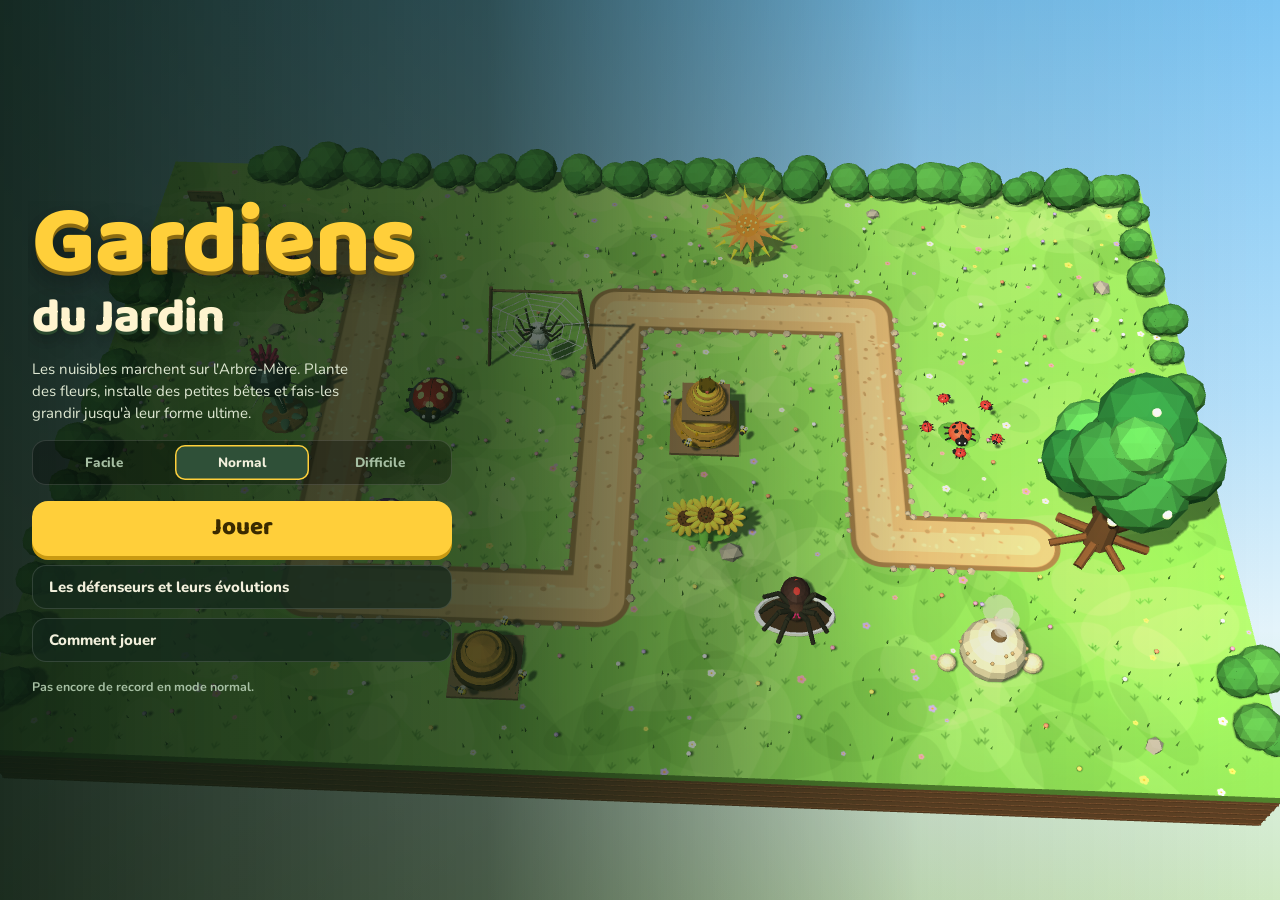
<file: jardin/index.html>
<!doctype html><html lang="fr"><head><meta charset="utf-8"><meta name="viewport" content="width=device-width,initial-scale=1,viewport-fit=cover">
<link rel="manifest" href="manifest.webmanifest">
<link rel="icon" href="icon.svg" type="image/svg+xml">
<link rel="icon" href="icon-192.png" type="image/png" sizes="192x192">
<link rel="apple-touch-icon" href="apple-touch-icon.png">
<meta name="apple-mobile-web-app-capable" content="yes">
<meta name="mobile-web-app-capable" content="yes">
<meta name="apple-mobile-web-app-title" content="Gardiens">
<meta name="theme-color" content="#1d3527">
</head><body>
<title>Gardiens du Jardin</title>
<link rel="preconnect" href="https://fonts.googleapis.com">
<link rel="stylesheet" href="https://fonts.googleapis.com/css2?family=Baloo+2:wght@600;700;800&family=Nunito:wght@600;700;800&display=swap">
<style>
/* Plein écran : le jardin occupe tout l'écran, les menus flottent dessus (HUD en haut, plateau de défenseurs en bas, fiche du défenseur à droite). */
:root{
  --shed:#1d3527; --shed-2:#24412f; --shed-3:#2f5038; --line:#3d6648;
  --glass:rgba(20,40,28,.88); --glass-line:rgba(255,255,255,.13);
  --ink:#f2f0dc; --muted:#a6bfa3; --sun:#ffcf3a; --sun-ink:#3a2a00; --sun-edge:#c99a12;
  --leaf:#7bd25a; --berry:#ef5a4f; --sap:#9be15d;
  --display:"Baloo 2","Trebuchet MS",system-ui,sans-serif;
  --body:"Nunito","Segoe UI",system-ui,sans-serif;
  --st:env(safe-area-inset-top,0px); --sb:env(safe-area-inset-bottom,0px); --sl:env(safe-area-inset-left,0px); --sr:env(safe-area-inset-right,0px);
  color-scheme:dark;
}
[hidden]{display:none!important}
html,body{height:100%;margin:0;overflow:hidden;background:#173022}
body{color:var(--ink);font-family:var(--body);font-size:14px;-webkit-user-select:none;user-select:none;-webkit-tap-highlight-color:transparent;overscroll-behavior:none}
button,select{font:inherit;color:inherit}
button{cursor:pointer}
button:focus-visible,select:focus-visible,input:focus-visible{outline:2px solid var(--sun);outline-offset:2px}
#game{position:fixed;inset:0;overflow:hidden;background:linear-gradient(180deg,#7cc4f2 0%,#b6e1fb 45%,#e4f4fb 70%,#cfe9c2 100%)}
#banner{position:absolute;left:50%;top:30%;transform:translate(-50%,-50%);text-align:center;pointer-events:none;font-family:var(--display);font-weight:800;line-height:1;text-shadow:0 4px 0 rgba(25,45,20,.6),0 10px 30px rgba(0,0,0,.35)}
#banner b{display:block;font-size:min(64px,11vw);color:#fff7d6}
#banner span{display:block;font-size:min(28px,6vw);color:#ffd54f;margin-top:6px}
#cv{position:absolute;display:block;touch-action:none}

/* HUD */
#hud{position:absolute;inset:0;pointer-events:none}
#hud>*{pointer-events:auto}
.hud-l{position:absolute;top:calc(10px + var(--st));left:max(10px,var(--sl));display:flex;flex-direction:column;gap:6px;align-items:flex-start;max-width:calc(100% - 190px)}
.pills{display:flex;gap:7px;flex-wrap:wrap}
.pill{display:flex;align-items:center;gap:7px;background:var(--glass);border:1.5px solid var(--glass-line);border-radius:99px;padding:4px 13px 4px 6px;box-shadow:0 4px 14px rgba(0,0,0,.25);-webkit-backdrop-filter:blur(6px);backdrop-filter:blur(6px)}
.pill b{font-family:var(--display);font-size:21px;line-height:1.15;font-variant-numeric:tabular-nums}
.pill .k{font-size:10.5px;font-weight:800;color:var(--muted);text-transform:uppercase;letter-spacing:.08em}
.pill.pollen b{color:var(--sun)}
.ico{width:24px;height:24px;flex:none}
.mini{width:46px;height:5px;border-radius:3px;background:#0f1f15;overflow:hidden}
.mini i{display:block;height:100%;width:100%;background:var(--leaf);transition:width .2s}
.next{display:flex;flex-wrap:wrap;gap:5px;align-items:center}
.next .lbl{font-size:11px;font-weight:800;color:#fff;text-shadow:0 1px 3px rgba(0,0,0,.6)}
.chip{font-size:11.5px;font-weight:800;padding:2px 8px;border-radius:99px;background:var(--glass);border:1px solid var(--glass-line);color:var(--ink)}
.chip.boss{color:#ffc2b8;border-color:#b0483e;background:rgba(70,25,22,.9)}
.chip.air{color:#c6e0ff;border-color:#4b6d99}
.hud-r{position:absolute;top:calc(10px + var(--st));right:max(10px,var(--sr));display:flex;gap:7px}
.round{min-width:44px;height:44px;padding:0 10px;border-radius:99px;border:1.5px solid var(--glass-line);background:var(--glass);font-family:var(--display);font-weight:800;font-size:17px;box-shadow:0 4px 14px rgba(0,0,0,.25);display:flex;align-items:center;justify-content:center}
.round svg{width:20px;height:20px}

/* Plateau des défenseurs */
#tray{position:absolute;left:50%;transform:translateX(-50%);bottom:calc(10px + var(--sb));display:flex;align-items:stretch;gap:8px;padding:7px;background:var(--glass);border:1.5px solid var(--glass-line);border-radius:18px;max-width:calc(100% - 20px - var(--sl) - var(--sr));box-shadow:0 8px 24px rgba(0,0,0,.3);-webkit-backdrop-filter:blur(8px);backdrop-filter:blur(8px)}
.fold{width:22px;border:0;border-radius:10px;background:rgba(255,255,255,.06);color:var(--muted);font-weight:800;padding:0}
.shop{display:flex;gap:6px;min-width:0}
.card{position:relative;display:flex;flex-direction:column;align-items:center;justify-content:flex-end;gap:0;width:70px;padding:3px 2px 5px;background:rgba(10,25,16,.55);border:1.5px solid var(--line);border-radius:12px}
.card canvas{width:46px;height:46px}
.card .nm{font-weight:800;font-size:11.5px;white-space:nowrap;overflow:hidden;text-overflow:ellipsis;max-width:100%;line-height:1.2}
.card .pr{font-family:var(--display);font-size:14.5px;font-weight:700;color:var(--sun);font-variant-numeric:tabular-nums;line-height:1.1}
.card .info{position:absolute;top:3px;right:4px;width:17px;height:17px;border-radius:50%;background:rgba(255,255,255,.14);color:var(--ink);font:800 11px/17px var(--body);text-align:center;font-style:italic;cursor:help}
.card .info:hover{background:var(--sun);color:var(--sun-ink)}
.ilead{color:var(--muted)}
.itree{display:flex;flex-direction:column;gap:8px;margin:4px 0 10px}
.ilane{display:grid;grid-template-columns:170px 1fr;gap:10px;align-items:center;background:var(--shed);border:1px solid var(--line);border-radius:12px;padding:6px 10px}
.ilane>span b{display:block;font-family:var(--display);font-size:15px;color:var(--ink)}
.ilane>span em{display:block;font-style:normal;font-size:11.5px;color:var(--muted);line-height:1.3}
.ilane>div{display:flex;gap:6px;flex-wrap:wrap}
.ifig{display:flex;flex-direction:column;align-items:center;gap:2px;width:84px;padding:4px 2px 5px;border-radius:10px;border:1.5px solid transparent;background:#1a3023}
.ifig span{font-size:10.5px;line-height:1.15;font-weight:700;text-align:center}
.ifig.on{border-color:var(--sun);background:var(--shed-3)}
.idet{background:var(--shed);border:1px solid var(--line);border-radius:12px;padding:10px 12px}
.idh{display:flex;flex-wrap:wrap;align-items:baseline;gap:4px 10px;margin-bottom:8px}
.idh b{font-family:var(--display);font-size:18px;color:var(--sun)}
.idh span{font-size:12px;color:var(--muted);font-weight:700}
@media (max-width:640px){.ilane{grid-template-columns:1fr}.ifig{width:30%}}
@media (max-height:520px){.ifig canvas{width:44px!important;height:44px!important}.ifig{width:76px}.itree{gap:5px}}
.card .key{position:absolute;top:3px;left:6px;font-size:10px;color:var(--muted);font-weight:800}
.card{touch-action:none;cursor:grab}
.card.on{border-color:var(--sun);background:var(--shed-3);box-shadow:0 0 0 3px rgba(255,207,58,.25)}
.card.poor{opacity:.42}
#tray.folded .shop{display:none}
.wz{display:flex;flex-direction:column;justify-content:center;gap:5px;width:164px}
.primary{width:100%;padding:10px 12px;border:0;border-radius:12px;background:var(--sun);color:var(--sun-ink);font-family:var(--display);font-size:17px;font-weight:800;line-height:1.1;box-shadow:0 3px 0 var(--sun-edge)}
.primary:active{transform:translateY(2px);box-shadow:0 1px 0 var(--sun-edge)}
.primary:disabled{opacity:.5;cursor:default;transform:none}
.chk{display:flex;align-items:center;justify-content:center;gap:6px;font-size:12px;color:var(--muted);font-weight:800}
.chk input{accent-color:var(--sun);width:15px;height:15px;margin:0}
.zoom{position:absolute;left:max(10px,var(--sl));bottom:calc(14px + var(--sb));display:flex;flex-direction:column;gap:7px}
.zoom .round{font-size:24px;line-height:1}
.zoom .round:disabled{opacity:.4}
@media (max-width:1060px) and (min-height:521px){.zoom{bottom:auto;top:50%;transform:translateY(-50%)}}
#hint{position:absolute;left:50%;transform:translateX(-50%);top:calc(64px + var(--st));max-width:min(560px,calc(100% - 24px));padding:8px 14px;border-radius:12px;background:rgba(15,30,20,.92);border:1px solid var(--glass-line);font-size:13px;font-weight:700;text-align:center;box-shadow:0 6px 18px rgba(0,0,0,.3);pointer-events:none}

/* Fiche du défenseur */
.panel{position:absolute;right:max(10px,var(--sr));top:calc(62px + var(--st));width:300px;max-height:calc(100% - 170px - var(--st) - var(--sb));overflow-y:auto;background:var(--glass);border:1.5px solid var(--glass-line);border-radius:16px;padding:12px;display:flex;flex-direction:column;gap:10px;box-shadow:0 10px 30px rgba(0,0,0,.35);-webkit-backdrop-filter:blur(8px);backdrop-filter:blur(8px)}
.sel-top{display:flex;gap:10px;align-items:center}
.sel-top canvas{width:76px;height:76px;flex:none;background:radial-gradient(circle at 50% 70%,#3d6a45,#24412f 70%);border-radius:12px}
.sel-id{min-width:0;flex:1}
.sel-id h3{margin:0;font-family:var(--display);font-size:19px;line-height:1.1;font-weight:800;text-wrap:balance}
.sel-id .sub{font-size:12px;color:var(--muted);margin-top:3px;font-weight:700}
.x{align-self:flex-start;border:0;background:none;color:var(--muted);font-size:24px;line-height:1;padding:0 2px}
.sap{display:flex;align-items:center;gap:8px;font-size:12px;font-weight:800;color:var(--muted);font-variant-numeric:tabular-nums}
.sap .bar{flex:1;height:9px;background:#0f1f15;border-radius:5px;overflow:hidden;border:1px solid #2c4a35}
.sap .bar i{display:block;height:100%;width:0;background:linear-gradient(90deg,#5fae3a,var(--sap));border-radius:5px}
.sap .bar i.full{background:linear-gradient(90deg,#ffcf3a,#fff09a);animation:glow 1s ease-in-out infinite alternate}
@keyframes glow{to{filter:brightness(1.25)}}
.stats{display:grid;grid-template-columns:1fr 1fr;gap:3px 12px;font-size:12.5px}
.stats div{display:flex;justify-content:space-between;gap:6px;border-bottom:1px dashed #2f503a;padding-bottom:2px}
.stats span{color:var(--muted)}
.stats b{font-variant-numeric:tabular-nums}
.evo{display:flex;flex-direction:column;gap:7px}
.evo .ttl{font-family:var(--display);font-size:15px;font-weight:700}
.evo-btn{display:flex;align-items:center;gap:9px;width:100%;text-align:left;padding:7px 9px;border-radius:12px;border:1.5px solid var(--sun-edge);background:#3b3a1c;min-width:0}
.evo-btn canvas{width:50px;height:50px;flex:none}
.evo-btn .t{min-width:0;flex:1;font-size:12.5px;line-height:1.3}
.evo-btn .t b{display:block;font-family:var(--display);font-size:15px;color:var(--sun)}
.evo-btn .t em{font-style:normal;color:var(--muted)}
.evo-btn .c{font-family:var(--display);font-size:16px;font-weight:800;color:var(--sun);font-variant-numeric:tabular-nums}
.evo-btn:disabled{opacity:.5;cursor:default;border-color:var(--line);background:var(--shed-2)}
.evo-btn:not(:disabled):hover{background:#4a481f}
.ultimate{font-family:var(--display);font-size:15px;color:var(--sun);text-align:center;padding:6px;border:1.5px dashed var(--sun-edge);border-radius:10px}
.why{font-size:11.5px;color:var(--muted)}
.strip{display:flex;flex-direction:column;gap:4px}
.lane{display:flex;align-items:center;gap:4px}
.lane>span{width:64px;flex:none;font-size:10.5px;font-weight:800;color:var(--muted);text-transform:uppercase;letter-spacing:.06em;line-height:1.1}
.strip canvas{width:40px;height:40px;border-radius:8px;background:#1a3023;border:1.5px solid transparent}
.strip canvas.lock{opacity:.3}
.strip canvas.done{opacity:.8}
.strip canvas.cur{border-color:var(--sun);background:#2f5038}
.row2{display:flex;gap:8px;align-items:center}
.row2 .mv,.row2 .danger{flex:1}
.mv{padding:7px 10px;border-radius:10px;border:1px solid var(--line);background:var(--shed-3);font-weight:800;font-size:12.5px}
.confirm{position:absolute;display:flex;gap:6px;transform:translateX(-50%);z-index:3}
.confirm .ok{padding:9px 14px;border:0;border-radius:12px;background:var(--sun);color:var(--sun-ink);font-family:var(--display);font-weight:800;font-size:15px;box-shadow:0 3px 0 var(--sun-edge),0 6px 16px rgba(0,0,0,.3);white-space:nowrap}
.confirm .ok:disabled{background:#6b3b36;color:#ffd2cc;box-shadow:0 6px 16px rgba(0,0,0,.3)}
.confirm .no{width:40px;border-radius:12px;border:1.5px solid var(--glass-line);background:var(--glass);font-size:18px;font-weight:800}
.row2 label{flex:1;display:flex;align-items:center;gap:6px;font-size:12px;color:var(--muted);font-weight:800}
.row2 select{flex:1;min-width:0;padding:6px;border-radius:8px;border:1px solid var(--line);background:var(--shed-2)}
.danger{padding:7px 10px;border-radius:10px;border:1px solid #7a3530;background:#3a1f1c;color:#ffc4bc;font-weight:800;font-size:12.5px}

/* Écran d'accueil */
.screen{position:absolute;inset:0}
#home{display:flex;align-items:center;padding:calc(20px + var(--st)) max(20px,var(--sr)) calc(20px + var(--sb)) max(28px,calc(var(--sl) + 20px));background:linear-gradient(90deg,rgba(12,28,17,.92) 0%,rgba(12,28,17,.7) 38%,rgba(12,28,17,.1) 72%,rgba(12,28,17,0))}
.home-in{display:flex;flex-direction:column;gap:16px;width:min(420px,100%);max-height:100%;overflow-y:auto;padding:4px}
.logo{margin:0;font-family:var(--display);font-weight:800;line-height:.82;color:var(--sun);font-size:min(96px,13vw,17vh);letter-spacing:-.01em;text-shadow:0 4px 0 #8a6a12,0 12px 30px rgba(0,0,0,.45)}
.logo span{display:block;font-size:.5em;line-height:1.05;color:#fff4cf;text-shadow:0 3px 0 #2b4a2f,0 8px 20px rgba(0,0,0,.4);margin-top:.18em}
.tag{margin:0;font-size:15px;line-height:1.45;color:#dfe8d3;max-width:36ch}
.seg{display:flex;padding:4px;gap:4px;background:rgba(0,0,0,.3);border:1px solid var(--glass-line);border-radius:14px}
.seg button{flex:1;padding:8px 6px;border:0;border-radius:10px;background:none;font-weight:800;font-size:13.5px;color:var(--muted)}
.seg button[aria-checked="true"]{background:var(--shed-3);color:var(--ink);box-shadow:inset 0 0 0 1.5px var(--sun)}
.menu{display:flex;flex-direction:column;gap:9px}
.primary.big{padding:14px 18px;font-size:24px;border-radius:16px;box-shadow:0 4px 0 var(--sun-edge)}
.ghost{padding:11px 16px;border-radius:14px;border:1.5px solid var(--glass-line);background:rgba(20,40,28,.75);font-weight:800;font-size:15px;text-align:left}
.ghost:hover{border-color:var(--sun)}
.cont small{display:block;font-family:var(--body);font-size:13px;font-weight:800;opacity:.75;margin-top:2px}
.ghost.center{text-align:center}
#ov p.saved{font-size:12.5px;color:var(--muted)}
.best{font-size:12.5px;color:var(--muted);font-weight:700;margin:0}
.best b{color:var(--sun)}
.rot{font-size:12.5px;color:#ffe08a;margin:0;font-weight:700}

/* Fenêtres (pause, fin, encyclopédie) */
#ov{display:flex;align-items:center;justify-content:center;background:rgba(10,22,14,.62);padding:calc(14px + var(--st)) max(14px,var(--sr)) calc(14px + var(--sb)) max(14px,var(--sl))}
#ov .box{background:var(--shed-2);border:1.5px solid var(--line);border-radius:18px;padding:20px 22px;max-width:440px;width:100%;box-shadow:0 18px 40px rgba(0,0,0,.45);max-height:100%;overflow:auto}
#ov .box.wide{max-width:980px}
#ov h2{font-family:var(--display);font-size:30px;line-height:1;color:var(--sun);font-weight:800;margin:0 0 10px;text-wrap:balance}
#ov p{margin:0 0 10px;line-height:1.5;font-size:14px}
#ov ul{margin:0 0 14px;padding-left:18px;line-height:1.55;font-size:13.5px;color:var(--muted)}
#ov ul b,#ov p b{color:var(--ink)}
.btns{display:flex;flex-wrap:wrap;gap:8px;margin-top:8px}
.btns .primary{flex:1 1 160px;width:auto}
.btns .ghost{flex:1 1 140px;text-align:center}
.gal{display:grid;grid-template-columns:repeat(auto-fill,minmax(290px,1fr));gap:10px;margin:4px 0 6px}
.gcard{background:var(--shed);border:1px solid var(--line);border-radius:14px;padding:10px 12px;min-width:0}
.gcard header{display:flex;justify-content:space-between;align-items:baseline;gap:8px}
.gcard h3{margin:0;font-family:var(--display);font-size:19px;font-weight:800}
.gcard header span{font-family:var(--display);color:var(--sun);font-weight:700;font-size:14px}
.gcard p{font-size:12.5px!important;color:var(--muted);margin:2px 0 6px!important}
.gcard .lane{align-items:flex-start;margin-top:4px}
.gcard .lane>span{padding-top:16px}
.gcard figure{margin:0;width:62px;display:flex;flex-direction:column;align-items:center;gap:1px}
.gcard figure canvas{width:46px;height:46px;background:#1a3023;border-radius:9px}
.gcard figcaption{font-size:9.5px;line-height:1.15;text-align:center;color:var(--ink);font-weight:700}

@media (max-width:760px),(max-height:520px){
  .card{width:54px}.card .nm{display:none}.card canvas{width:40px;height:40px}
  .wz{width:118px}.primary{font-size:14.5px;padding:8px}
  .pill b{font-size:17px}.pill .k{display:none}.ico{width:20px;height:20px}.round{min-width:38px;height:38px}
}
@media (max-height:520px){
  .next{display:none}
  .panel{top:calc(56px + var(--st));width:276px;max-height:calc(100% - 162px - var(--st) - var(--sb));padding:10px;gap:8px}
  #hint{top:calc(54px + var(--st))}
}
@media (max-width:620px) and (min-height:521px){
  .panel{left:max(10px,var(--sl));right:max(10px,var(--sr));width:auto;top:auto;bottom:calc(96px + var(--sb));max-height:42%}
  #home{background:linear-gradient(180deg,rgba(12,28,17,.9),rgba(12,28,17,.75) 60%,rgba(12,28,17,.5))}
}
@media (max-width:540px) and (min-height:521px){#tray{flex-wrap:wrap;justify-content:center;gap:6px}.fold{display:none}#tray.folded .shop{display:flex}.wz{width:100%;flex-direction:row;align-items:center;order:-1}.wz .primary{flex:1}.panel{bottom:calc(150px + var(--sb))}.card{width:50px}.shop{gap:4px}}
@media (max-width:380px){.card{width:44px}.card canvas{width:34px;height:34px}}
@media (prefers-reduced-motion:reduce){.sap .bar i.full{animation:none}}
</style>

<div id="game">
  <canvas id="cv" aria-label="Le jardin et l'Arbre-Mère"></canvas>

  <div id="hud" hidden>
    <div class="hud-l">
      <div class="pills">
        <div class="pill pollen" title="Pollen"><svg class="ico" viewBox="0 0 24 24"><g fill="#ffcf3a" stroke="#2b2a1f" stroke-width="1.3"><circle cx="12" cy="5.5" r="4"/><circle cx="18.2" cy="10" r="4"/><circle cx="15.8" cy="17.3" r="4"/><circle cx="8.2" cy="17.3" r="4"/><circle cx="5.8" cy="10" r="4"/></g><circle cx="12" cy="12" r="3.6" fill="#e8892c" stroke="#2b2a1f" stroke-width="1.3"/></svg><span class="k">Pollen</span><b id="hPollen">0</b></div>
        <div class="pill" title="Vie de l'Arbre-Mère"><svg class="ico" viewBox="0 0 24 24"><g stroke="#2b2a1f" stroke-width="1.3"><rect x="10.3" y="13" width="3.4" height="9" rx="1" fill="#7a5230"/><circle cx="7.5" cy="11" r="5" fill="#3f9b45"/><circle cx="16.5" cy="11" r="5" fill="#3f9b45"/><circle cx="12" cy="7" r="5.5" fill="#5abe55"/></g></svg><span class="k">Arbre</span><b id="hHp">100</b><span class="mini"><i id="hHpBar"></i></span></div>
        <div class="pill" title="Vague"><span class="k" style="display:inline">Vague</span><b id="hWave">0/25</b></div>
      </div>
      <div class="next"><span class="lbl" id="nextTtl"></span><span id="nextWave" class="next"></span></div>
    </div>
    <div class="hud-r">
      <button id="bSound" class="round" aria-label="Couper le son"></button>
      <button id="bSpeed" class="round" aria-label="Changer la vitesse">×1</button>
      <button id="bFull" class="round" aria-label="Plein écran"><svg viewBox="0 0 24 24" fill="none" stroke="currentColor" stroke-width="2.4" stroke-linecap="round"><path d="M4 9V4h5M20 9V4h-5M4 15v5h5M20 15v5h-5"/></svg></button>
      <button id="bPause" class="round" aria-label="Menu pause"><svg viewBox="0 0 24 24" fill="currentColor"><rect x="6" y="5" width="4" height="14" rx="1.2"/><rect x="14" y="5" width="4" height="14" rx="1.2"/></svg></button>
    </div>
  </div>

  <div id="zoom" class="zoom" hidden>
    <button id="bZin" class="round" aria-label="Zoomer">+</button>
    <button id="bZout" class="round" aria-label="Dézoomer">−</button>
    <button id="bZ0" class="round" aria-label="Voir tout le jardin"><svg viewBox="0 0 24 24" fill="none" stroke="currentColor" stroke-width="2.2" stroke-linecap="round"><rect x="4" y="6" width="16" height="12" rx="2"/><path d="M9 12h6"/></svg></button>
  </div>
  <div id="tray" hidden>
    <button id="bFold" class="fold" aria-label="Replier les défenseurs">‹</button>
    <div id="shop" class="shop"></div>
    <div class="wz">
      <button id="bWave" class="primary">Lancer la vague 1</button>
      <label class="chk"><input type="checkbox" id="cAuto"> Enchaîner</label>
    </div>
  </div>
  <div id="confirm" class="confirm" hidden><button id="bOk" class="ok">Planter ici</button><button id="bNo" class="no" aria-label="Annuler">✕</button></div>
  <p id="hint" hidden></p>
  <div id="banner" hidden><b id="bnT"></b><span id="bnS"></span></div>
  <section id="sel" class="panel" hidden></section>

  <div id="home" class="screen">
    <div class="home-in">
      <h1 class="logo">Gardiens<span>du Jardin</span></h1>
      <p class="tag">Les nuisibles marchent sur l'Arbre-Mère. Plante des fleurs, installe des petites bêtes et fais-les grandir jusqu'à leur forme ultime.</p>
      <div class="seg" role="radiogroup" aria-label="Difficulté" id="seg">
        <button role="radio" data-d="facile">Facile</button>
        <button role="radio" data-d="normal">Normal</button>
        <button role="radio" data-d="difficile">Difficile</button>
      </div>
      <div class="menu">
        <button id="bCont" class="primary big cont" hidden>Continuer</button>
        <button id="bPlay" class="primary big">Jouer</button>
        <button id="bGal" class="ghost">Les défenseurs et leurs évolutions</button>
        <button id="bHelp" class="ghost">Comment jouer</button>
      </div>
      <p class="best" id="best"></p>
      <p class="rot" id="rot" hidden>Tourne ton téléphone à l'horizontale pour jouer en grand.</p>
    </div>
  </div>

  <div id="ov" class="screen" hidden></div>
</div>

<script src="three.min.js"></script>
<script>
(()=>{
'use strict';
const W=1000,H=640,TAU=Math.PI*2,OL='#2b2a1f';
const cv=document.getElementById('cv');
const wrap=document.getElementById('wrap'),ov=document.getElementById('ov');
let DPR=Math.min(2,window.devicePixelRatio||1),RS=1;

/* ---------- Chemin ---------- */
const PATH=[[-40,110],[220,110],[220,510],[470,510],[470,170],[720,170],[720,440],[850,440]];
const PW=46,TREE={x:912,y:432};
const SEG=[];let PLEN=0;
for(let i=0;i<PATH.length-1;i++){const[x1,y1]=PATH[i],[x2,y2]=PATH[i+1],l=Math.hypot(x2-x1,y2-y1);SEG.push({x1,y1,x2,y2,l,s:PLEN,a:Math.atan2(y2-y1,x2-x1)});PLEN+=l;}
function posAt(d){for(const s of SEG){if(d<=s.s+s.l){const k=(d-s.s)/s.l;return{x:s.x1+(s.x2-s.x1)*k,y:s.y1+(s.y2-s.y1)*k,a:s.a};}}const s=SEG[SEG.length-1];return{x:s.x2,y:s.y2,a:s.a};}
function distSeg(px,py,s){const dx=s.x2-s.x1,dy=s.y2-s.y1;let k=((px-s.x1)*dx+(py-s.y1)*dy)/(s.l*s.l);k=Math.max(0,Math.min(1,k));return Math.hypot(px-(s.x1+dx*k),py-(s.y1+dy*k));}

/* ---------- Défenseurs ---------- */
const XPN=[40,140,400,1000,2400];
const DEFS={
 chardon:{name:'Chardon',kind:'shoot',cost:100,air:true,evo:[80,170,320,650,1300],
  desc:'Tire des épines sur tout ce qui passe.',
  base:[{n:'Pousse de chardon',dmg:6,rate:1.2,range:110},{n:'Jeune chardon',dmg:8,rate:1.5,range:120},{n:'Chardon fleuri',dmg:11,rate:1.8,range:130}],
  A:{n:'Rafale',d:'Plusieurs têtes, tirs en éventail',st:[{n:'Chardon double',dmg:12,rate:2.4,range:135,multi:2},{n:'Chardon buissonnant',dmg:15,rate:3,range:140,multi:3},{n:'Roi des chardons',dmg:20,rate:4,range:150,multi:5}]},
  B:{n:'Perce-armure',d:'Épines d’acier qui transpercent',st:[{n:'Chardon d’acier',dmg:30,rate:1.2,range:170,pierce:3,ap:1},{n:'Lance-épines',dmg:60,rate:1.1,range:200,pierce:5,ap:1},{n:'Chardon colosse',dmg:120,rate:1,range:240,pierce:10,ap:1}]}},
 coccinelle:{name:'Coccinelle',kind:'shoot',cost:150,air:true,evo:[110,220,400,800,1600],
  desc:'Fond sur les ennemis. Dévore les pucerons (×3).',
  base:[{n:'Larve de coccinelle',dmg:10,rate:0.9,range:130,count:1},{n:'Coccinelle',dmg:14,rate:1,range:140,count:1},{n:'Coccinelle à sept points',dmg:20,rate:1.1,range:150,count:1}],
  A:{n:'Essaim',d:'Une nuée de coccinelles qui attaquent ensemble',st:[{n:'Petit essaim',dmg:16,rate:1.2,range:155,count:2},{n:'Nuée rouge',dmg:20,rate:1.4,range:165,count:3},{n:'Tempête de coccinelles',dmg:28,rate:1.7,range:180,count:5}]},
  B:{n:'Titan',d:'Une seule coccinelle, énorme, qui écrase en zone',st:[{n:'Grosse coccinelle',dmg:50,rate:0.8,range:150,splash:40},{n:'Coccinelle cuirassée',dmg:100,rate:0.8,range:160,splash:55},{n:'Coccinelle titan',dmg:200,rate:0.85,range:175,splash:75}]}},
 champignon:{name:'Champignon',kind:'pulse',cost:120,air:false,evo:[90,180,340,700,1400],
  desc:'Libère des spores empoisonnées autour de lui.',
  base:[{n:'Spores',dmg:4,rate:0.8,range:70,poison:3},{n:'Petit champignon',dmg:6,rate:0.9,range:80,poison:5},{n:'Champignon tacheté',dmg:9,rate:1,range:90,poison:8}],
  A:{n:'Amanite',d:'Un poison qui ronge même les carapaces',st:[{n:'Amanite',dmg:10,rate:1,range:95,poison:18},{n:'Amanite royale',dmg:14,rate:1.1,range:105,poison:35},{n:'Amanite mortelle',dmg:22,rate:1.2,range:115,poison:70}]},
  B:{n:'Vesse-de-loup',d:'Des nuages qui ralentissent et endorment',st:[{n:'Vesse-de-loup',dmg:12,rate:0.9,range:110,slow:0.55,poison:6},{n:'Vesse soporifique',dmg:18,rate:1,range:125,slow:0.45,stun:0.15,poison:8},{n:'Vesse géante',dmg:30,rate:1.1,range:145,slow:0.35,stun:0.25,poison:12}]}},
 ruche:{name:'Abeilles',kind:'shoot',cost:200,air:true,evo:[140,260,480,950,1900],
  desc:'Des abeilles à longue portée.',
  base:[{n:'Abeille butineuse',dmg:8,rate:1.5,range:160},{n:'Petite ruche',dmg:10,rate:2,range:170},{n:'Ruche de paille',dmg:13,rate:2.5,range:180}],
  A:{n:'Miel',d:'Le miel colle et ralentit en zone',st:[{n:'Ruche à miel',dmg:15,rate:2.5,range:185,slow:0.6,splash:25},{n:'Ruche dorée',dmg:20,rate:2.7,range:195,slow:0.5,splash:40},{n:'Palais de miel',dmg:28,rate:3,range:210,slow:0.35,splash:55}]},
  B:{n:'Dard',d:'Les dards rebondissent d’ennemi en ennemi',st:[{n:'Ruche guerrière',dmg:22,rate:2.8,range:190,chain:2},{n:'Garde royale',dmg:34,rate:3,range:200,chain:3},{n:'Reine guerrière',dmg:52,rate:3.5,range:220,chain:5}]}},
 tournesol:{name:'Tournesol',kind:'farm',cost:125,air:true,evo:[100,200,380,750,1500],
  desc:'Produit du pollen à la fin de chaque vague.',
  base:[{n:'Graine de tournesol',income:15},{n:'Tournesol',income:30},{n:'Grand tournesol',income:45}],
  A:{n:'Récolte',d:'Beaucoup plus de pollen à chaque vague',st:[{n:'Tournesol double',income:75},{n:'Bouquet de tournesols',income:115},{n:'Champ doré',income:170}]},
  B:{n:'Rayon solaire',d:'Concentre le soleil en un rayon brûlant',st:[{n:'Tournesol ardent',income:35,beam:22,range:150},{n:'Tournesol solaire',income:40,beam:50,range:170},{n:'Soleil vivant',income:50,beam:120,range:200}]}},
 araignee:{name:'Araignée',kind:'shoot',cost:140,air:true,evo:[100,200,380,760,1500],
  desc:'Lance de la soie qui ralentit les ennemis.',
  base:[{n:'Petite araignée',dmg:5,rate:1,range:115,slow:0.6,sDur:1.2},{n:'Araignée tisseuse',dmg:7,rate:1.1,range:125,slow:0.55,sDur:1.4},{n:'Épeire',dmg:10,rate:1.2,range:135,slow:0.5,sDur:1.6}]},
};
DEFS.araignee.A={n:'Toile',d:'Des toiles géantes qui engluent en zone',st:[{n:'Grande toile',dmg:12,rate:1.2,range:145,slow:0.4,sDur:2,splash:40},{n:'Toile d’argent',dmg:16,rate:1.3,range:155,slow:0.32,sDur:2.4,splash:55},{n:'Tisseuse ancestrale',dmg:22,rate:1.4,range:170,slow:0.25,sDur:3,splash:75}]};
DEFS.araignee.B={n:'Mygale',d:'Des morsures venimeuses très puissantes',st:[{n:'Tarentule',dmg:35,rate:1.2,range:130,poison:10,slow:0.8,sDur:0.6},{n:'Mygale',dmg:70,rate:1.3,range:140,poison:22,slow:0.8,sDur:0.6},{n:'Mygale reine',dmg:140,rate:1.4,range:150,poison:45,slow:0.8,sDur:0.6}]};
const ORDER=['chardon','coccinelle','champignon','araignee','ruche','tournesol'];
function statsOf(type,stage,branch){const D=DEFS[type];return stage<3?D.base[stage]:D[branch].st[stage-3];}
const stats=t=>statsOf(t.type,t.stage,t.branch);

/* ---------- Nuisibles ---------- */
const EN={
 puceron:{n:'Pucerons',hp:14,sp:72,r:7,rew:3,dmg:1},
 limace:{n:'Limaces',hp:60,sp:30,r:11,rew:7,dmg:2},
 sauterelle:{n:'Sauterelles',hp:28,sp:115,r:9,rew:5,dmg:1},
 scarabee:{n:'Scarabées',hp:80,sp:42,r:11,rew:10,dmg:3,armor:4},
 corbeau:{n:'Corbeaux',hp:45,sp:68,r:12,rew:8,dmg:2,fly:1},
 limaceGeante:{n:'Limace géante',hp:900,sp:20,r:24,rew:120,dmg:25,boss:1},
 doryphore:{n:'Doryphore empereur',hp:1400,sp:26,r:24,rew:200,dmg:40,armor:6,boss:1},
};
const LAST_WAVE=25;
const hpMult=n=>1+0.11*(n-1)+0.007*(n-1)*(n-1);
function makeWave(n){
  const q=[],add=(type,count,gap,start)=>{for(let i=0;i<count;i++)q.push({type,t:start+i*gap});};
  add('puceron',5+Math.floor(n*1.6),Math.max(0.22,0.7-n*0.02),0);
  if(n>=2)add('limace',Math.floor(n*0.8),1.4,2);
  if(n>=4)add('sauterelle',Math.floor((n-2)*0.9),0.8,4);
  if(n>=6)add('scarabee',Math.floor((n-4)*0.6),1.6,6);
  if(n>=8&&n%2===0)add('corbeau',Math.floor((n-6)*0.8),1.1,3);
  if(n>=9&&n%2===1)add('corbeau',Math.floor((n-7)*0.4),1.5,8);
  if(n%10===0)add('limaceGeante',n/10,4,10);
  if(n>=15&&n%5===0)add('doryphore',n===25?3:1,6,14);
  if(n>LAST_WAVE)add('limaceGeante',Math.floor((n-LAST_WAVE)/2)+1,5,12);
  return q.sort((a,b)=>a.t-b.t);
}

/* ---------- État ---------- */
const $=id=>document.getElementById(id);
function load(k,d){try{const v=localStorage.getItem('gj_'+k);return v==null?d:JSON.parse(v);}catch(e){return d;}}
function save(k,v){try{localStorage.setItem('gj_'+k,JSON.stringify(v));}catch(e){}}
const DIFF={facile:{n:'Facile',hp:0.75,pollen:450,tree:150},normal:{n:'Normal',hp:1,pollen:350,tree:100},difficile:{n:'Difficile',hp:1.3,pollen:300,tree:80}};
let HQ=load('hq',true);
/* Sons (synthétisés, aucun fichier) */
let AC=null,MASTER=null,sfxOn=load('sfx',true);const sfxT={};
function initAudio(){if(AC){if(AC.state==='suspended')AC.resume().catch(()=>{});return;}try{AC=new(window.AudioContext||window.webkitAudioContext)();MASTER=AC.createGain();MASTER.gain.value=0.5;MASTER.connect(AC.destination);}catch(e){AC=null;}}
function tone(f0,f1,d,type,vol,t0){const o=AC.createOscillator(),g=AC.createGain();o.type=type;o.frequency.setValueAtTime(f0,t0);o.frequency.exponentialRampToValueAtTime(Math.max(20,f1),t0+d);g.gain.setValueAtTime(0.0001,t0);g.gain.exponentialRampToValueAtTime(vol,t0+0.008);g.gain.exponentialRampToValueAtTime(0.0001,t0+d);o.connect(g);g.connect(MASTER);o.start(t0);o.stop(t0+d+0.03);}
const SFX={
  shoot:t=>tone(880,520,0.06,'triangle',0.035,t),
  puff:t=>tone(220,90,0.18,'sine',0.06,t),
  pop:t=>tone(520,1250,0.08,'sine',0.06,t),
  boss:t=>{tone(160,60,0.5,'sawtooth',0.09,t);tone(660,1320,0.3,'sine',0.07,t+0.05);},
  place:t=>{tone(320,170,0.12,'triangle',0.1,t);tone(500,700,0.06,'sine',0.04,t+0.05);},
  evolve:t=>{[523,659,784,1047].forEach((f,i)=>tone(f,f*1.01,0.16,'sine',0.08,t+i*0.07));},
  wave:t=>{tone(392,392,0.14,'square',0.035,t);tone(523,523,0.22,'square',0.035,t+0.14);},
  coins:t=>{tone(988,988,0.09,'triangle',0.06,t);tone(1319,1319,0.18,'triangle',0.06,t+0.08);},
  hit:t=>tone(190,70,0.28,'sawtooth',0.08,t),
  sell:t=>tone(700,300,0.14,'triangle',0.06,t),
  lose:t=>{[392,330,262,196].forEach((f,i)=>tone(f,f*0.97,0.3,'triangle',0.08,t+i*0.18));},
  win:t=>{[523,659,784,659,784,1047].forEach((f,i)=>tone(f,f,0.18,'triangle',0.08,t+i*0.12));}
};
const SFXGAP={shoot:0.07,pop:0.04,puff:0.12,hit:0.1};
function sfx(n){if(!sfxOn||!AC||!started||(S&&S.demo))return;const now=AC.currentTime;if(sfxT[n]&&now-sfxT[n]<(SFXGAP[n]||0.03))return;sfxT[n]=now;try{SFX[n](now+0.005);}catch(e){}}
let diff=load('diff','normal');if(!DIFF[diff])diff='normal';
let S,started=false,AT=0;
function newGame(){
  const D0=DIFF[diff];
  S={pollen:D0.pollen,hp:D0.tree,maxHp:D0.tree,hpK:D0.hp,wave:0,running:false,queue:[],wt:0,towers:[],enemies:[],proj:[],fx:[],
     sel:null,place:null,hover:null,ptr:null,speed:1,paused:false,auto:false,autoT:0,over:false,won:false,nid:1,banner:null,treeHit:0};
  document.getElementById('cAuto').checked=false;
}
newGame();

const ey=e=>e.y;
const eh=e=>e.fly?34:(e.boss?20:e.r*0.6+2);
function hurt(e,amt,src,ap,quiet){
  if(e.hp<=0)return;
  const real=ap?amt:Math.max(amt*0.25,amt-e.armor);
  e.hp-=real;e.lastSrc=src;
  if(src){src.xp+=real;src.dealt+=real;}
  if(!quiet)e.flash=0.08;
}
function slowE(e,f,dur){if(e.boss)f=1-(1-f)*0.5;if(e.slowT<=0||f<e.slowF)e.slowF=f;e.slowT=Math.max(e.slowT,dur);}
function poisonE(e,v,src){if(e.poisonT<=0)e.poison=0;e.poison=Math.max(e.poison,v);e.poisonT=3;e.poisonSrc=src;}

function spawn(type){
  const b=EN[type],m=hpMult(S.wave)*(S.hpK||1),p=posAt(0);
  S.enemies.push({type,...b,hp:b.hp*m,maxHp:b.hp*m,armor:b.armor?b.armor+Math.floor(S.wave/8):0,sp:b.sp*(0.95+Math.random()*0.1),
    d:0,x:p.x,y:p.y,a:p.a,slowT:0,slowF:1,poisonT:0,poison:0,stunT:0,anim:Math.random()*10,fly:!!b.fly,flash:0});
}
function startWave(){
  if(S.running||S.over)return;
  S.wave++;if(S.demo&&S.wave>12)S.wave=6;sfx('wave');S.queue=makeWave(S.wave);S.wt=0;S.running=true;
  const boss=S.queue.some(q=>EN[q.type].boss);
  if(!S.demo)S.banner={txt:'Vague '+S.wave,sub:boss?'Un monstre approche !':'',t:0};
  refreshNext();
}
function endWave(){
  if(S.demo){S.running=false;S.autoT=1;return;}
  S.running=false;
  const bonus=60+S.wave*10;S.pollen+=bonus;sfx('coins');
  for(const t of S.towers){const st=stats(t);if(st.income){S.pollen+=st.income;txt(t.x,t.y,'+'+st.income,'#ffe066',16,70);for(let i=0;i<8;i++)part(t.x,t.y,'#ffd23f',2.5,90,undefined,50);}}
  const best=load('best',{});if(S.wave>(best[diff]||0)){best[diff]=S.wave;save('best',best);}
  S.banner={txt:'Vague repoussée',sub:'+'+bonus+' pollen',t:0};
  if(S.wave>=LAST_WAVE&&!S.won){S.won=true;S.paused=true;sfx('win');showVictory();}
  S.autoT=2;refreshNext();saveGame();
}
function kill(e){
  S.pollen+=e.rew;sfx(e.boss?'boss':'pop');
  if(e.lastSrc)e.lastSrc.kills++;
  txt(e.x,e.y,'+'+e.rew,'#ffe066',e.boss?18:12,eh(e)+e.r+10);
  const col={puceron:'#8bd450',limace:'#c47a3a',sauterelle:'#6db33f',scarabee:'#3d57a0',corbeau:'#333',limaceGeante:'#8e5bb8',doryphore:'#f2c94c'}[e.type];
  for(let i=0;i<(e.boss?30:8);i++)part(e.x,e.y,col,e.boss?4:2.5,e.boss?160:90,undefined,eh(e));
}

/* ---------- Effets ---------- */
function part(x,y,col,sz,sp,g,h){const a=Math.random()*TAU,v=sp*(0.2+Math.random()*0.45);S.fx.push({k:'p',x,y,h:h??8,vx:Math.cos(a)*v,vz:Math.sin(a)*v,vh:(g!=null&&g<=0)?sp*0.25:sp*(0.35+Math.random()*0.6),t:0,d:0.5+Math.random()*0.4,col,sz,g:g??260});}
function leafP(x,y,h){const a=Math.random()*TAU,v=30+Math.random()*60;S.fx.push({k:'leaf',x,y,h:h??20,vx:Math.cos(a)*v,vz:Math.sin(a)*v,vh:40+Math.random()*90,g:110,t:0,d:1+Math.random()*0.5,rot:Math.random()*TAU,vr:(Math.random()-0.5)*10,col:Math.random()<0.5?'#7bd25a':'#a8e063'});}
function ring(x,y,r0,r1,col,d,w){S.fx.push({k:'ring',x,y,r0,r1,col,t:0,d:d||0.35,w:w||3});}
function txt(x,y,s,col,sz,h){S.fx.push({k:'txt',x,y,h:h??30,s,col,sz:sz||13,t:0,d:0.9});}
function lineFx(x1,y1,x2,y2,col,w,h1,h2){S.fx.push({k:'ln',x1,y1,x2,y2,h1:h1??8,h2:h2??8,col,w:w||3,t:0,d:0.18});}

/* ---------- Placement & actions ---------- */
function canPlace(x,y,ign){
  if(x<20||x>W-20||y<30||y>H-12)return false;
  for(const s of SEG)if(distSeg(x,y,s)<PW/2+15)return false;
  if(Math.hypot(x-TREE.x,y-TREE.y+30)<88)return false;
  for(const t of S.towers)if(t!==ign&&Math.hypot(x-t.x,y-t.y)<36)return false;
  return true;
}
function place(type,x,y){
  const D=DEFS[type];
  if(S.pollen<D.cost||!canPlace(x,y))return null;
  S.pollen-=D.cost;sfx('place');
  const t={id:S.nid++,type,x,y,stage:0,branch:null,xp:0,cd:0,angle:Math.PI/2,lean:0,anim:0,pop:0.8,invested:D.cost,dealt:0,kills:0,mode:'premier'};
  S.towers.push(t);
  for(let i=0;i<10;i++)part(x,y,'#9e7343',2.5,80,undefined,3);
  return t;
}
function canEvolve(t){if(t.stage>=5)return{xp:false,pay:false};return{xp:t.xp>=XPN[t.stage],pay:S.pollen>=DEFS[t.type].evo[t.stage]};}
function evolve(t,br){
  if(t.stage>=5)return;
  const need=XPN[t.stage],cost=DEFS[t.type].evo[t.stage];
  if(t.xp<need||S.pollen<cost)return;
  if(t.stage===2){if(br!=='A'&&br!=='B')return;t.branch=br;}
  S.pollen-=cost;sfx('evolve');t.invested+=cost;t.xp-=need;t.stage++;t.pop=1;
  const h=muzzle(t);
  ring(t.x,t.y,6,60,'#ffe066',0.5,4);
  for(let i=0;i<14;i++)leafP(t.x,t.y,h*S3*0.7);
  for(let i=0;i<14;i++)part(t.x,t.y,'#fff3a0',2.2,150,40,h*S3*0.7);
  txt(t.x,t.y,stats(t).n,'#fff7c2',15,h*S3+30);
}
function sell(t){
  const r=Math.floor(t.invested*0.7);S.pollen+=r;sfx('sell');
  S.towers=S.towers.filter(o=>o!==t);
  for(let i=0;i<12;i++)leafP(t.x,t.y,15);
  txt(t.x,t.y,'+'+r,'#ffe066',14,40);
  if(S.sel===t)S.sel=null;
}

/* ---------- Ciblage ---------- */
function inRange(t,st,air){const r=st.range||0,out=[];for(const e of S.enemies){if(e.hp<=0||(e.fly&&!air))continue;const dx=e.x-t.x,dy=ey(e)-t.y;if(dx*dx+dy*dy<=(r+e.r)*(r+e.r))out.push(e);}return out;}
function score(t,e){switch(t.mode){case'dernier':return -e.d;case'fort':return e.hp;case'proche':return -Math.hypot(e.x-t.x,e.y-t.y);default:return e.d;}}
function best(t,list){let b=null,bs=-Infinity;for(const e of list){const s=score(t,e);if(s>bs){bs=s;b=e;}}return b;}
function nearest(x,y,r,air){let b=null,bd=r;for(const e of S.enemies){if(e.hp<=0||(e.fly&&!air))continue;const d=Math.hypot(e.x-x,ey(e)-y);if(d<bd){bd=d;b=e;}}return b;}

/* ---------- Mise à jour ---------- */
function update(dt){
  S.treeHit=Math.max(0,S.treeHit-dt);
  if(S.running){S.wt+=dt;while(S.queue.length&&S.queue[0].t<=S.wt)spawn(S.queue.shift().type);}
  else if(S.auto&&S.wave>0&&!S.over){S.autoT-=dt;if(S.autoT<=0)startWave();}
  for(const e of S.enemies)updEnemy(e,dt);
  for(const t of S.towers)updTower(t,dt);
  for(const p of S.proj)updProj(p,dt);
  S.proj=S.proj.filter(p=>!p.dead);
  S.enemies=S.enemies.filter(e=>{if(e.hp<=0){kill(e);return false;}return !e.done;});
  for(const f of S.fx){f.t+=dt;if(f.k==='p'||f.k==='leaf'){f.x+=f.vx*dt;f.y+=f.vz*dt;f.h+=f.vh*dt;f.vh-=(f.g??120)*dt;if(f.h<0){f.h=0;f.vh*=-0.3;f.vx*=0.6;f.vz*=0.6;}if(f.k==='leaf')f.rot+=f.vr*dt;}else if(f.k==='txt')f.h+=26*dt;}
  S.fx=S.fx.filter(f=>f.t<f.d);
  if(S.banner){S.banner.t+=dt;if(S.banner.t>2.4)S.banner=null;}
  if(S.running&&!S.queue.length&&!S.enemies.length)endWave();
}
function updEnemy(e,dt){
  e.flash=Math.max(0,e.flash-dt);
  if(e.stunT>0)e.stunT-=dt;
  else{const f=e.slowT>0?e.slowF:1;e.d+=e.sp*f*dt;e.anim+=dt*f;}
  if(e.slowT>0)e.slowT-=dt;
  if(e.poisonT>0){e.poisonT-=dt;hurt(e,e.poison*dt,e.poisonSrc,true,true);}
  const p=posAt(e.d);e.x=p.x;e.y=p.y;
  let da=p.a-e.a;while(da>Math.PI)da-=TAU;while(da<-Math.PI)da+=TAU;e.a+=da*Math.min(1,dt*10);
  if(e.d>=PLEN&&e.hp>0){
    if(S.demo){e.done=true;return;}
    e.done=true;S.hp-=e.dmg;S.treeHit=0.4;sfx('hit');
    for(let i=0;i<6;i++)leafP(TREE.x+(Math.random()-0.5)*80,TREE.y+(Math.random()-0.5)*40,120);
    txt(TREE.x,TREE.y,'−'+e.dmg,'#ff8a80',18,190);
    if(S.hp<=0){S.hp=0;gameOver();}
  }
}
function muzzle(t){
  const s=t.stage;
  switch(t.type){
    case'chardon':return headH(t);
    case'tournesol':return sunH(t);
    case'ruche':return s===0?24:(15+s*3)*0.6;
    case'araignee':return t.branch==='B'?8:s===0?4:webR(t)+4;
    case'coccinelle':return 8;
    default:return 14;
  }
}
function updTower(t,dt){
  if(S.moving===t)return;
  const D=DEFS[t.type],st=stats(t);
  t.pop=Math.max(0,t.pop-dt*2.2);t.anim=Math.max(0,t.anim-dt*3);
  if(S.running&&t.stage<5)t.xp+=(D.kind==='farm'?6:2.5)*dt;
  t.cd-=dt;t.beamT=null;
  if(D.kind==='shoot'){
    const list=inRange(t,st,D.air);if(!list.length)return;
    const tg=best(t,list);
    t.angle=Math.atan2(ey(tg)-t.y,tg.x-t.x);
    t.lean+=(Math.max(-0.22,Math.min(0.22,(tg.x-t.x)/300))-t.lean)*Math.min(1,dt*6);
    if(t.cd<=0){t.cd=1/st.rate;fire(t,st,tg,list);t.anim=1;}
  }else if(D.kind==='pulse'){
    if(t.cd<=0){const list=inRange(t,st,false);if(list.length){t.cd=1/st.rate;pulse(t,st,list);t.anim=1;}}
  }else if(D.kind==='farm'){
    if(st.beam&&S.running){
      const list=inRange(t,st,true);
      if(list.length){const tg=best(t,list);t.beamT=tg;hurt(tg,st.beam*dt,t,false,true);
        t.lean+=(Math.max(-0.22,Math.min(0.22,(tg.x-t.x)/300))-t.lean)*Math.min(1,dt*6);
        if(Math.random()<dt*25)part(tg.x,tg.y,'#ffb300',2,60,0,eh(tg));}
    }
    if(S.running&&Math.random()<dt*0.8)part(t.x+(Math.random()-0.5)*16,t.y,'#ffe066',1.8,30,-30,sunH(t)*S3);
  }
}
function fire(t,st,tg,list){
  sfx('shoot');
  const h=muzzle(t)*S3,ox=t.x,oy=t.y;
  if(t.type==='chardon'){
    const n=st.multi||1,base=Math.atan2(ey(tg)-oy,tg.x-ox),sp=600;
    for(let i=0;i<n;i++){const a=base+(i-(n-1)/2)*0.15;S.proj.push({h,k:'thorn',x:ox,y:oy,vx:Math.cos(a)*sp,vy:Math.sin(a)*sp,a,dmg:st.dmg,pierce:st.pierce||1,ap:st.ap,hit:new Set(),life:(st.range+80)/sp,src:t,big:t.branch==='B'});}
  }else if(t.type==='coccinelle'){
    const n=st.count||1,sorted=list.slice().sort((a,b)=>score(t,b)-score(t,a));
    for(let i=0;i<n;i++){const e=sorted[i%sorted.length];S.proj.push({h,k:'bug',x:ox+(Math.random()-0.5)*10,y:oy,tg:e,sp:300,dmg:st.dmg,splash:st.splash,src:t,life:3,big:t.branch==='B'?t.stage-2:0,a:t.angle});}
  }else if(t.type==='ruche'){
    S.proj.push({h,k:'bee',x:ox,y:oy,tg,sp:380,dmg:st.dmg,slow:st.slow,sDur:1.6,splash:st.splash,chain:st.chain,src:t,life:3,honey:t.branch==='A',a:t.angle});
  }else if(t.type==='araignee'){
    S.proj.push({h,k:t.branch==='B'?'venom':'web',x:ox,y:oy,tg,sp:340,dmg:st.dmg,slow:st.slow,sDur:st.sDur,splash:st.splash,poison:st.poison,src:t,life:3,a:t.angle});
  }
}
function pulse(t,st,list){
  sfx('puff');
  for(const e of list){
    hurt(e,st.dmg,t);
    if(st.poison)poisonE(e,st.poison,t);
    if(st.slow)slowE(e,st.slow,1.5);
    if(st.stun&&!e.boss&&Math.random()<st.stun){e.stunT=0.8;txt(e.x,e.y,'z','#d6e4ff',14,eh(e)+16);}
  }
  const col=t.branch==='A'?'rgba(170,90,220,.8)':t.branch==='B'?'rgba(240,225,190,.9)':'rgba(220,200,150,.85)';
  ring(t.x,t.y,8,st.range,col,0.45,t.branch==='B'?6:3);
  const pc=t.branch==='A'?'#b6ff6a':'#efe2bf';
  for(let i=0;i<(t.stage+3)*2;i++)part(t.x,t.y,pc,2.4,st.range*0.9,-20,10);
}
function updProj(p,dt){
  p.life-=dt;if(p.life<=0){p.dead=1;return;}
  if(p.k==='thorn'){
    p.x+=p.vx*dt;p.y+=p.vy*dt;
    for(const e of S.enemies){
      if(e.hp<=0||p.hit.has(e))continue;
      if(Math.hypot(p.x-e.x,p.y-ey(e))<e.r+4){p.hit.add(e);hurt(e,p.dmg,p.src,p.ap);p.pierce--;part(p.x,p.y,'#c9d68a',1.8,60,undefined,p.h);if(p.pierce<=0){p.dead=1;break;}}
    }
    return;
  }
  const air=p.k!=='web'||true;
  if(!p.tg||p.tg.hp<=0||p.tg.done){p.tg=nearest(p.x,p.y,140,air);if(!p.tg){p.x+=Math.cos(p.a)*p.sp*dt;p.y+=Math.sin(p.a)*p.sp*dt;return;}}
  const dx=p.tg.x-p.x,dy=ey(p.tg)-p.y,d=Math.hypot(dx,dy),step=p.sp*dt;
  if(d<=step+p.tg.r*0.6){hitProj(p,p.tg);p.dead=1;return;}
  const ta=Math.atan2(dy,dx);let da=ta-p.a;while(da>Math.PI)da-=TAU;while(da<-Math.PI)da+=TAU;
  p.a+=da*Math.min(1,dt*12);
  p.x+=Math.cos(p.a)*step;p.y+=Math.sin(p.a)*step;
}
function hitProj(p,e){
  const apply=(x,mul)=>{let dmg=p.dmg*mul;if(p.k==='bug'&&x.type==='puceron')dmg*=3;hurt(x,dmg,p.src,p.k==='venom');if(p.slow)slowE(x,p.slow,p.sDur||1.5);if(p.poison)poisonE(x,p.poison,p.src);};
  if(p.splash){
    for(const x of S.enemies)if(x.hp>0&&Math.hypot(x.x-e.x,ey(x)-ey(e))<=p.splash+x.r)apply(x,x===e?1:0.7);
    const col=p.k==='bee'?'rgba(255,179,0,.85)':p.k==='web'?'rgba(255,255,255,.9)':'rgba(229,57,53,.85)';
    ring(e.x,e.y,4,p.splash,col,0.3,p.k==='bug'?5:3);
  }else apply(e,1);
  if(p.chain){
    let cur=e;const hit=new Set([e]);
    for(let i=0;i<p.chain;i++){
      let b=null,bd=100;
      for(const x of S.enemies){if(x.hp<=0||hit.has(x))continue;const d=Math.hypot(x.x-cur.x,ey(x)-ey(cur));if(d<bd){bd=d;b=x;}}
      if(!b)break;hit.add(b);hurt(b,p.dmg*0.8,p.src);lineFx(cur.x,cur.y,b.x,b.y,'#ffd54f',2.5,eh(cur),eh(b));cur=b;
    }
  }
  const pc={bug:'#e53935',bee:'#ffcc33',web:'#ffffff',venom:'#9be15d'}[p.k]||'#fff';
  for(let i=0;i<5;i++)part(e.x,e.y,pc,2,70,undefined,eh(e));
}

/* ---------- 3D : scène ---------- */
const T3=window.THREE;
const S3=1.3;
const CAM={x:500,y:320,z:1};
let AZ=0,baseD=1200;const EL=0.93;
const renderer=new T3.WebGLRenderer({canvas:cv,antialias:true,alpha:true,powerPreference:'high-performance'});
renderer.shadowMap.enabled=true;renderer.shadowMap.type=T3.PCFSoftShadowMap;renderer.setClearColor(0x000000,0);
const scene=new T3.Scene();
const camera=new T3.PerspectiveCamera(36,1,20,9000);
scene.add(new T3.HemisphereLight(0xe3f1ff,0x4a6230,0.52));
scene.add(new T3.AmbientLight(0xffffff,0.06));
const sun=new T3.DirectionalLight(0xfff0d0,0.86);
sun.position.set(-380,900,480);sun.castShadow=true;sun.shadow.mapSize.set(2048,2048);
Object.assign(sun.shadow.camera,{left:-760,right:760,top:760,bottom:-760,near:200,far:2600});sun.shadow.camera.updateProjectionMatrix();
sun.shadow.bias=-0.0005;sun.shadow.normalBias=0.8;
scene.add(sun,sun.target);
const V=(x,y,z)=>new T3.Vector3(x,y,z),UP=V(0,1,0);

/* Matériaux et formes partagés */
const MC=new Map();let GH=false;
function M(col,o){
  o=o||{};const key=[col,o.e||'',o.m||0,o.r??'',GH?1:0,o.t||'',o.b?1:0].join('|');let m=MC.get(key);if(m)return m;
  if(o.b)m=new T3.MeshBasicMaterial({color:col,transparent:!!o.t,opacity:o.t||1,depthWrite:!o.t});
  else m=new T3.MeshStandardMaterial({color:col,roughness:o.r??0.78,metalness:o.m||0,flatShading:true,emissive:o.e||'#000000',emissiveIntensity:o.e?0.85:0});
  if(GH){m.transparent=true;m.opacity=Math.min(m.opacity,0.55);m.depthWrite=false;}
  MC.set(key,m);return m;
}
const GC=new Map();
function geo(k,fn){let g=GC.get(k);if(!g){g=fn();GC.set(k,g);}return g;}
const gSph=()=>geo('s',()=>new T3.SphereGeometry(1,14,10));
const gDome=()=>geo('d',()=>new T3.SphereGeometry(1,14,7,0,TAU,0,Math.PI/2));
const gCyl=(rt=1,rb=1,sg=10)=>geo('c'+rt+'_'+rb+'_'+sg,()=>new T3.CylinderGeometry(rt,rb,1,sg));
const gCone=(sg=8)=>geo('k'+sg,()=>new T3.ConeGeometry(1,1,sg));
const gBox=()=>geo('b',()=>new T3.BoxGeometry(1,1,1));
const gTor=(t=0.25)=>geo('t'+t,()=>new T3.TorusGeometry(1,t,6,22));
const gIco=(d=0)=>geo('i'+d,()=>new T3.IcosahedronGeometry(1,d));
const gRing=()=>geo('r',()=>new T3.RingGeometry(0.9,1,56));
const gDisc=()=>geo('disc',()=>new T3.CircleGeometry(1,56));
function add(par,g,col,x,y,z,sx,sy,sz,o){const m=new T3.Mesh(g,M(col,o));m.position.set(x,y,z);m.scale.set(sx,sy??sx,sz??sx);m.castShadow=!(o&&o.ns);m.receiveShadow=true;par.add(m);return m;}
function G(par,x=0,y=0,z=0){const g=new T3.Group();g.position.set(x,y,z);if(par)par.add(g);return g;}
function ell(par,col,x,y,z,sx,sy,sz,o){return add(par,gSph(),col,x,y,z,sx,sy,sz,o);}
function dome(par,col,x,y,z,sx,sy,sz,o){return add(par,gDome(),col,x,y,z,sx,sy,sz,o);}
function cyl(par,col,x,y,z,r,h,o,rt,rb){return add(par,gCyl(rt??1,rb??1),col,x,y+h/2,z,r,h,r,o);}
function point(m,d){m.quaternion.setFromUnitVectors(UP,d.clone().normalize());return m;}
function rod(par,a,b,r,col,o){const d=b.clone().sub(a),L=d.length();const m=add(par,gCyl(),col,(a.x+b.x)/2,(a.y+b.y)/2,(a.z+b.z)/2,r,L,r,o);return point(m,d);}
function mound(par,r){ell(par,'#8a6236',0,0,0,r,r*0.32,r);ell(par,'#a07745',0,r*0.12,0,r*0.7,r*0.2,r*0.7,{ns:1});}

/* ---------- 3D : défenseurs ---------- */
function headH(t){const s=t.stage;if(s===0)return 8;return 14+Math.min(s,2)*7+(s>=3?(s-2)*5:0);}
function sunH(t){return t.stage===0?9:16+t.stage*5;}
function webR(t){const s=t.stage;return s===1?14:s===2?18:[24,30,38][s-3]||14;}

function spikyLeaf(par,a,len,col,y,tilt){
  const lg=G(par,0,y??2,0);lg.rotation.y=-a;const L=G(lg);L.rotation.z=tilt??0.22;
  ell(L,col,len*0.5,0,0,len*0.5,1.1,len*0.17);
  for(let k=1;k<=3;k++)for(const sd of[-1,1]){const m=add(L,gCone(4),'#d6e4a0',len*k/4,0,sd*len*0.17*Math.sin(Math.PI*k/4)*1.05,0.45,2.2,0.45,{ns:1});m.rotation.x=sd*Math.PI/2;}
  return lg;
}
function thistle(par,x,y,z,r,bract,tuft,spike,tuftOn,gold,metal){
  ell(par,bract,x,y,z,r,r*0.9,r,metal?{m:0.55,r:0.35}:{});
  const sc=metal?'#e3ebf3':'#e2eab0',so=metal?{m:0.6,r:0.3,ns:1}:{ns:1};
  for(let k=0;k<12;k++){const a=k/12*TAU,el=-0.4+(k%2)*0.45,d=V(Math.cos(a)*Math.cos(el),Math.sin(el),Math.sin(a)*Math.cos(el));
    point(add(par,gCone(4),sc,x+d.x*(r+spike*0.45),y+d.y*(r+spike*0.45),z+d.z*(r+spike*0.45),0.6,spike,0.6,so),d);}
  if(tuftOn){
    for(let i=0;i<11;i++){const a=i/10*TAU,tl=i===0?0:i<6?0.32:0.62,d=V(Math.cos(a)*Math.sin(tl),Math.cos(tl),Math.sin(a)*Math.sin(tl)),L=r*1.3,b=V(x,y+r*0.55,z);
      point(add(par,gCyl(0.45,1,6),tuft,b.x+d.x*L*0.5,b.y+d.y*L*0.5,b.z+d.z*L*0.5,r*0.2,L,r*0.2),d);
      if(gold)ell(par,'#ffe066',b.x+d.x*L,b.y+d.y*L,b.z+d.z*L,1.3,1.3,1.3,{e:'#ffcc33',ns:1});}
  }
}
function mChardon(s,b,g,U,t){
  mound(g,11+s*1.2);
  const lc=b==='B'?'#5f8c74':'#5aa53a',nl=3+Math.min(s,4),ll=9+s*2.2;
  for(let i=0;i<nl;i++)spikyLeaf(g,i/nl*TAU+0.4,ll*(0.85+0.15*Math.sin(i*1.7)),lc);
  if(s===0){spikyLeaf(g,-Math.PI/2,8,'#7cc350',2,1.0);spikyLeaf(g,Math.PI/2,8,'#7cc350',2,1.0);return;}
  const h=headH({stage:s}),top=G(g);
  cyl(top,b==='B'?'#4d7a63':'#4f8f34',0,0,0,1.6+s*0.25,h);
  if(s>=2){spikyLeaf(top,0.4,ll*0.55,lc,h*0.5,0.5);spikyLeaf(top,Math.PI+0.4,ll*0.55,lc,h*0.42,0.5);}
  if(b==='A'){
    const n=[2,3,5][s-3],r=6.5+(s-3)*1.2;
    for(let i=0;i<n;i++){let x=0,z=0,y=h;
      if(i>0||n===2){const a=(n===2?i*Math.PI:((i-1)/(n-1))*TAU)+0.3,R=n===2?8:10;x=Math.cos(a)*R;z=Math.sin(a)*R;y=h-6;rod(top,V(0,h*0.55,0),V(x,y,z),1.3,'#4f8f34');}
      thistle(top,x,y,z,r,'#7cb342',s===5?'#ff4fa8':'#e055c0',3,true,s===5,false);}
  }else{
    const r=s===1?5:s===2?7.5:8+(s-2)*2.2,met=b==='B';
    thistle(top,0,h,0,r,met?(s===5?'#5a7a8c':'#6d8fa0'):'#7cb342',met?(s===5?'#d81b60':'#7b3fc4'):'#b04fc9',met?4+(s-2)*3:3,s>=2,false,met);
  }
  U.tick.push(T=>{top.rotation.z=Math.sin(T*1.3+(t.id||0))*0.04;});
}

const SPOTS={2:[[0,-.48],[0,.48]],7:[[.72,0],[.3,-.45],[.3,.45],[-.15,-.6],[-.15,.6],[-.55,-.32],[-.55,.32]]};
function ladybug(par,r,shell,spotN,o){
  o=o||{};const g=G(par);
  for(const sd of[-1,1])for(let i=0;i<3;i++)rod(g,V((i-1)*r*0.4,r*0.2,sd*r*0.5),V((i-1)*r*0.6,0.2,sd*r*1.15),Math.max(0.35,r*0.07),'#1d1d1d',{ns:1});
  ell(g,'#1d1d1d',r*0.88,r*0.28,0,r*0.42,r*0.34,r*0.48);
  for(const sd of[-1,1])ell(g,'#ffffff',r*1.18,r*0.42,sd*r*0.2,r*0.09,r*0.09,r*0.09,{ns:1});
  if(o.horns)for(const sd of[-1,1])point(add(g,gCone(6),'#ffca28',r*1.2,r*0.8,sd*r*0.32,r*0.12,r*0.8,r*0.12,{m:0.5,r:0.3}),V(0.6,1,sd*0.4));
  dome(g,shell,0,r*0.15,0,r,r*0.72,r*0.9,{r:0.35});
  dome(g,'#1d1d1d',0,r*0.15,0,r*1.01,r*0.73,0.45,{ns:1});
  if(o.armor){const m=add(g,gTor(0.16),'#a9bcc6',0,r*0.2,0,r*0.98,r*0.9,r*0.98,{m:0.7,r:0.3});m.rotation.x=Math.PI/2;}
  const so=o.glow?{e:'#ffd54f',ns:1}:{ns:1};
  for(const[u,v]of(SPOTS[spotN]||[])){const q=Math.max(0,1-u*u-v*v),yy=r*0.72*Math.sqrt(q);
    point(ell(g,o.glow?'#ffd54f':'#1d1d1d',u*r,r*0.15+yy-0.15,v*r*0.9,r*0.17,r*0.05,r*0.17,so),V(u/r,yy/(r*r*0.52),v/(r*0.81)));}
  return g;
}
function larva(par){
  for(let i=0;i<4;i++)ell(par,'#3e4150',-6+i*4.2,2.6,0,3.4-Math.abs(i-1.5)*0.4,2.4,2.8);
  for(const sd of[-1,1]){ell(par,'#ff9800',-2,4.4,sd*1.6,1,0.6,1,{ns:1});ell(par,'#ff9800',2.2,4.4,sd*1.5,0.9,0.6,0.9,{ns:1});}
  ell(par,'#22232b',7,2.8,0,2.6,2.3,2.4);
}
function mCocci(s,b,g,U,t){
  for(const sd of[-1,1]){const l=ell(g,sd>0?'#6bb544':'#5ea83a',sd*3,1,sd*1.5,(15+s*2)*0.5,1.2,(6+s)*0.9);l.rotation.y=sd*0.4;}
  const aim=G(g,0,s===0?0:2.5,0);U.aim=aim;
  if(s===0)larva(aim);
  else if(s<3)ladybug(aim,s===1?8:9.5,'#e53935',s===1?2:7);
  else if(b==='A')ladybug(aim,9.5,s===5?'#ff5a3c':'#f2462f',7);
  else ladybug(aim,12+(s-3)*2.6,s===5?'#a51d1d':'#c62828',7,{armor:s>=4,horns:s===5,glow:s===5});
  if(b==='A'){
    const n=[2,3,5][s-3],R=20+(s-3)*3,orb=G(g,0,12,0);
    for(let i=0;i<n;i++){const a=i/n*TAU,m=G(orb,Math.cos(a)*R,0,Math.sin(a)*R);m.rotation.y=-a-Math.PI/2;ladybug(m,4.3,'#e53935',2);}
    U.tick.push(T=>{orb.rotation.y=-T*2.2;orb.position.y=12+Math.sin(T*3)*2;});
  }
}

function mush(par,x,z,sh,cr,cap,dot,dots,glowy){
  const g=G(par,x,0,z);
  cyl(g,'#f2ead5',0,0,0,cr*0.3,sh,{},0.85,1);
  add(g,gCyl(),'#d8c7a5',0,sh,0,cr*0.9,1,cr*0.9);
  dome(g,cap,0,sh,0,cr,cr*0.72,cr,{r:0.45});
  const D=[[0,0],[.5,.2],[-.45,.3],[.2,-.5],[-.35,-.45],[.55,-.25]];
  for(let i=0;i<dots;i++){const[u,v]=D[i],yy=cr*0.72*Math.sqrt(Math.max(0,1-u*u-v*v));
    point(ell(g,dot,u*cr,sh+yy-0.2,v*cr,cr*0.15,cr*0.05,cr*0.15,glowy?{e:dot,ns:1}:{ns:1}),V(u/cr,yy/(cr*cr*0.52),v/cr));}
  return g;
}
function mChampi(s,b,g,U,t){
  const body=G(g);U.tick.push(()=>{const k=t.anim||0;body.scale.set(1+0.1*k,1-0.16*k,1+0.1*k);});
  if(s===0){mush(body,-5,-2,4,4.5,'#e3cfa5','#fff',0);mush(body,4.5,-1,6,5.5,'#e3cfa5','#fff',0);mush(body,0,4,3,3.6,'#ecdcb8','#fff',0);}
  else if(s===1)mush(body,0,0,9,11,'#a0673a','#e9d3b0',2);
  else if(s===2){mush(body,10,4,5,5.5,'#e53935','#fff',2);mush(body,0,0,12,14,'#e53935','#fff',5);}
  else if(b==='A'){
    const cap=['#8e44ad','#6c2c91','#4a1a6b'][s-3],n=[1,2,4][s-3],P=[[-14,4,6],[14,3,6.5],[-8,-12,5],[10,-12,5.5]];
    for(let i=0;i<n;i++){const[x,z,r]=P[i];mush(body,x,z,r*0.9,r,cap,'#b6ff6a',3,s>=4);}
    const R=15+(s-3)*2.5,sh=13+(s-3)*2;mush(body,0,0,sh,R,cap,'#b6ff6a',s>=4?6:5,s>=4);
    if(s===5)ell(g,'#a6ff7a',0,18,0,42,30,42,{b:1,t:0.12,ns:1});
    if(s>=4){const drops=[];for(let i=0;i<3;i++)drops.push(ell(g,'#b6ff6a',(-0.6+i*0.6)*R,sh,R*0.35,1.3,2,1.3,{e:'#b6ff6a',ns:1}));
      U.tick.push(T=>{drops.forEach((d,i)=>{const ph=(T*0.9+i*0.37)%1;d.position.y=sh-ph*sh;d.scale.setScalar(1.4*(1-ph*0.5));});});}
  }else{
    const R=13+(s-3)*4;
    if(s===5){ell(body,'#e2d2a8',-R-6,5,3,6,5.5,6);ell(body,'#e2d2a8',R+6,6,2,7,6,7);}
    ell(body,'#eadcb8',0,R*0.88,0,R,R*0.9,R,{r:0.9});
    for(let i=0;i<12;i++){const a=i*2.4,el=0.15+(i%4)*0.25,d=V(Math.cos(a)*Math.cos(el),Math.sin(el),Math.sin(a)*Math.cos(el));ell(body,'#b89a6a',d.x*R,R*0.88+d.y*R*0.9,d.z*R,1.3,1.3,1.3,{ns:1});}
    if(s>=4){ell(body,'#6b5435',0,R*1.76,0,R*0.24,R*0.06,R*0.24,{ns:1});
      const puffs=[];for(let i=0;i<4;i++)puffs.push(ell(g,'#f6efdc',0,0,0,1,1,1,{b:1,t:0.5,ns:1}));
      U.tick.push(T=>{puffs.forEach((p,i)=>{const ph=(T*0.5+i*0.25)%1;p.position.set(Math.sin(T+i*2)*6*ph,R*1.8+ph*28,Math.cos(T+i)*4*ph);p.scale.setScalar(3+ph*7);});});}
  }
}

function spider(par,r,body,abd,o){
  o=o||{};const g=G(par),lw=o.thick?r*0.2:Math.max(0.45,r*0.12);
  for(const sd of[-1,1])for(let i=0;i<4;i++){const a=sd*(0.5+i*0.55),d=V(Math.cos(a),0,Math.sin(a));
    const k=V(d.x*r*1.5,r*0.9,d.z*r*1.5),f=V(d.x*r*2.6,-r*0.7,d.z*r*2.6);rod(g,V(0,0,0),k,lw,OL,{ns:1});rod(g,k,f,lw*0.85,OL,{ns:1});}
  ell(g,abd,-r*1.25,r*0.15,0,r*1.35,r*1.05,r*1.1,{r:0.5});
  ell(g,body,0,0,0,r*0.85,r*0.65,r*0.75);
  if(o.cross){ell(g,o.cross,-r*1.25,r*1.18,0,r*0.9,r*0.07,r*0.16,{ns:1});ell(g,o.cross,-r*1.1,r*1.18,0,r*0.16,r*0.07,r*0.7,{ns:1});}
  if(o.red){ell(g,'#e53935',-r*0.9,r*1.15,0,r*0.35,r*0.08,r*0.25,{ns:1});ell(g,'#e53935',-r*1.7,r*1.0,0,r*0.3,r*0.08,r*0.22,{ns:1});}
  const eo=o.eyes&&o.eyes!=='#fff'?{e:o.eyes,ns:1}:{ns:1};
  for(const sd of[-1,1]){ell(g,o.eyes||'#fff',r*0.72,r*0.32,sd*r*0.22,r*0.12,r*0.12,r*0.12,eo);ell(g,o.eyes||'#fff',r*0.62,r*0.45,sd*r*0.1,r*0.09,r*0.09,r*0.09,eo);}
  return g;
}
function mAraig(s,b,g,U,t){
  if(s===0){const sp=G(g,0,2.5,0);spider(sp,3.2,'#333','#3a3a3a');U.aim=sp;return;}
  if(b!=='B'){
    const R=webR({stage:s}),cy=R+6;
    for(const sd of[-1,1])rod(g,V(sd*R*1.05,0,0),V(sd*R*0.82,cy+R*1.08,0),1.3,'#7b5a3a');
    rod(g,V(-R*0.86,cy+R*1.0,0),V(R*0.86,cy+R*1.0,0),1.0,'#7b5a3a');
    const glo=b==='A'&&s===5,wc=b==='A'?'#f4fbff':'#ffffff',wo=glo?{e:'#bff3ff',ns:1}:{ns:1};
    const sp=8,rings=s<3?3:s+1,pts=[];
    for(let i=0;i<sp;i++){const a=i/sp*TAU+0.2;pts.push([Math.cos(a),Math.sin(a)]);rod(g,V(0,cy,0),V(Math.cos(a)*R,cy+Math.sin(a)*R,0),0.32,wc,wo);}
    for(let k=1;k<=rings;k++){const rr=R*k/rings;for(let i=0;i<sp;i++){const[u,v]=pts[i],[u2,v2]=pts[(i+1)%sp];rod(g,V(u*rr,cy+v*rr,0),V(u2*rr,cy+v2*rr,0),0.26,wc,wo);}}
    const r=s===1?4:s===2?5:5.5+(s-3)*0.8,o1=G(g,0,cy,1.6);o1.rotation.z=Math.PI/2;const o2=G(o1);o2.rotation.x=Math.PI/2;
    if(b==='A')spider(o2,r,'#cfd8dc','#eceff1',{cross:'#90a4ae'});else if(s===2)spider(o2,r,'#6d4c2f','#a0522d',{cross:'#f5f0e1'});else spider(o2,r,'#333','#454545');
    U.tick.push(T=>{o1.position.z=1.6+Math.sin(T*2+(t.id||0))*0.4;});
  }else{
    const rr=15+s*2;add(g,gCyl(),'#3b2a1a',0,0.4,0,rr,0.8,rr*0.6,{ns:1});
    const m=add(g,gTor(0.08),'#ececec',0,1,0,rr,rr*0.6,rr,{ns:1});m.rotation.x=Math.PI/2;m.scale.set(rr,rr*0.6,rr);
    const r=6+(s-3)*1.6,aim=G(g,0,r*0.75,0);U.aim=aim;
    spider(aim,r,s===5?'#4a2e24':'#5d4037',s===5?'#3e2723':'#4e342e',{thick:true,red:s===5,eyes:s===5?'#ff1744':'#ffeb3b'});
  }
}

function skepGeo(w,h){return geo('skep'+w+'_'+h,()=>{const pts=[];for(let i=0;i<=10;i++){const u=i/10;pts.push(new T3.Vector2(Math.max(0.01,w*Math.pow(1-Math.pow(u,2.2),0.5)),h*u));}return new T3.LatheGeometry(pts,16);});}
function skep(par,w,h,col,striped){
  const g=G(par);
  add(g,gBox(),'#8d6e4a',0,1.2,0,w*2+8,2.4,w*2+8);
  add(g,skepGeo(w,h),col,0,2.4,0,1,1,1,{r:0.9});
  for(let i=1;i<5;i++){const u=i/5,rr=w*Math.pow(1-Math.pow(u,2.2),0.5);const m=add(g,gTor(0.13),striped&&i%2?'#3a2a14':'#b9862f',0,2.4+h*u,0,rr,rr,rr);m.rotation.x=Math.PI/2;}
  const d=add(g,gCyl(),'#2b1a0a',0,2.4+w*0.22,w*0.93,w*0.26,1.5,w*0.26,{ns:1});d.rotation.x=Math.PI/2;
  return g;
}
function bee(par,r,spear){
  const g=G(par);
  ell(g,'#ffcc33',0,0,0,r,r*0.72,r*0.72);
  for(const x of[-0.28,0.25]){const m=add(g,gCyl(),'#2a2a2a',x*r,0,0,r*0.74,r*0.22,r*0.74,{ns:1});m.rotation.z=Math.PI/2;}
  ell(g,'#2a2a2a',r*0.95,r*0.1,0,r*0.45,r*0.45,r*0.45);
  const w1=ell(g,'#ffffff',-r*0.1,r*0.72,-r*0.45,r*0.55,r*0.08,r*0.4,{b:1,t:0.8,ns:1}),w2=ell(g,'#ffffff',-r*0.1,r*0.72,r*0.45,r*0.55,r*0.08,r*0.4,{b:1,t:0.8,ns:1});
  if(spear)rod(g,V(r*1.2,0,0),V(r*2.6,0,0),0.3,'#5a5a5a',{ns:1});
  g.userData.w=[w1,w2];return g;
}
function flap(b,T){const w=b.userData.w;if(w){const f=Math.sin(T*40)*0.5;w[0].rotation.x=f;w[1].rotation.x=-f;}}
function crown3(par,x,y,w){const g=G(par,x,y,0);add(g,gCyl(1,1,10),'#ffca28',0,w*0.25,0,w,w*0.5,w,{m:0.6,r:0.3});
  for(let i=0;i<5;i++){const a=i/5*TAU;add(g,gCone(5),'#ffca28',Math.cos(a)*w*0.9,w*0.75,Math.sin(a)*w*0.9,w*0.25,w*0.6,w*0.25,{m:0.6,r:0.3});}
  ell(g,'#e53935',0,w*0.3,w,w*0.2,w*0.2,w*0.12,{e:'#e53935'});return g;}
function mRuche(s,b,g,U,t){
  if(s===0){
    cyl(g,'#4f8f34',0,0,0,1,14);ell(g,'#5ea83a',4,5,0,5,1,2.2);
    for(let i=0;i<5;i++){const a=i/5*TAU;ell(g,'#f48fb1',Math.cos(a)*4,15,Math.sin(a)*4,3.4,1.4,3.4);}
    ell(g,'#ffca28',0,15.8,0,2.6,1.6,2.6);
    const bb=bee(g,3.6);U.tick.push(T=>{bb.position.set(5+Math.sin(T*2)*4,25+Math.sin(T*5)*2,Math.cos(T*2)*3);bb.rotation.y=-Math.cos(T*2)*0.8;flap(bb,T);});return;
  }
  const w=10+s*2.2,h=15+s*3,col=b==='A'?(s===5?'#ffc23a':'#f0b429'):b==='B'?'#c58a35':'#d9a441';
  if(b==='A'&&s===5){skep(g,w,h,col,false);const t2=skep(g,w*0.62,h*0.55,col,false);t2.position.y=h*0.95;crown3(g,0,h*0.95+h*0.55+2.4,6);}
  else skep(g,w,h,col,b==='B');
  if(b==='A'){
    const drops=[];for(let i=0;i<s-1;i++){const a=-0.9+i*(1.8/Math.max(1,s-2)),u=0.25+0.15*(i%2),rr=w*Math.pow(1-Math.pow(u,2.2),0.5);
      drops.push(ell(g,'#ffb300',Math.sin(a)*rr,2.4+h*u,Math.cos(a)*rr,1.4,2.6,1.4,{r:0.2,m:0.1}));}
    U.tick.push(T=>{drops.forEach((d,i)=>{d.scale.y=2.2+(Math.sin(T*2+i)+1)*1.4;});});
    if(s>=4)for(let i=0;i<(s===5?4:3);i++){const m=add(g,gCyl(1,1,6),'#ffb300',w*0.62+(i%2)*3.6,2.4+h*0.35+Math.floor(i/2)*4,w*0.55-(i%2)*1.2,2.2,1.4,2.2,{r:0.3});m.rotation.x=Math.PI/2;m.rotation.z=0.5;}
  }
  if(b==='B'&&s>=4)for(const sd of[-1,1]){const m=add(g,gCone(5),'#3a2a14',sd*w*0.5,2.4+h*0.85,0,2,7,2);m.rotation.z=-sd*0.5;}
  if(b==='B'&&s===5){const q=bee(g,6,true);crown3(q,0,4,3);U.tick.push(T=>{q.position.set(0,h+9+Math.sin(T*3),0);flap(q,T);});}
  const n=s===1?1:s===2?2:(b==='A'?[2,3,4]:[3,4,6])[s-3],orb=G(g,0,h*0.6,0);
  for(let i=0;i<n;i++){const a=i/n*TAU,bb=bee(orb,3.3,b==='B');bb.position.set(Math.cos(a)*(w+9),Math.sin(i*1.7)*4,Math.sin(a)*(w+9));bb.rotation.y=-a-Math.PI/2;}
  U.tick.push(T=>{orb.rotation.y=-T*2.5;for(const c of orb.children)flap(c,T);});
}

function sunHead(par,x,y,z,r,petals,pcol,center,flame,rays,U){
  const hg=G(par,x,y,z);hg.rotation.x=-0.55;
  const d=add(hg,gCyl(),center,0,0,0.4,r*0.72,2.4,r*0.72,flame?{e:'#ff7a1a'}:{});d.rotation.x=Math.PI/2;
  const bk=add(hg,gCyl(),'#4f8f34',0,0,-1.4,r*0.8,1.6,r*0.8);bk.rotation.x=Math.PI/2;
  for(let i=0;i<10;i++){const a=i*2.4,q=r*0.55*Math.sqrt((i+0.5)/10);ell(hg,flame?'#ffd27a':'#3b2410',Math.cos(a)*q,Math.sin(a)*q,1.7,r*0.08,r*0.08,0.5,{ns:1});}
  for(let i=0;i<petals;i++){const pg=G(hg);pg.rotation.z=i/petals*TAU;
    if(flame){const m=add(pg,gCone(5),pcol,r*1.25,0,0,r*0.3,r*1.1,r*0.14,{e:pcol});m.rotation.z=-Math.PI/2;}
    else ell(pg,pcol,r*1.15,0,0,r*0.6,r*0.26,0.9);}
  if(rays){const rg=G(hg);for(let i=0;i<12;i++){const pg=G(rg);pg.rotation.z=i/12*TAU;const m=add(pg,gCone(4),'#ffc43c',r*2.05,0,0,1.6,r*0.8,1.6,{e:'#ffb300',ns:1});m.rotation.z=-Math.PI/2;}
    U.tick.push(T=>{rg.rotation.z=T*0.8;});ell(hg,'#ffcc66',0,0,0,r*2.5,r*2.5,r*2.5,{b:1,t:0.16,ns:1});}
  return hg;
}
function mTourne(s,b,g,U,t){
  if(s===0){cyl(g,'#4f8f34',0,0,0,0.9,8);for(const sd of[-1,1]){const m=ell(g,'#7cc350',sd*4.5,9,0,4.5,1.2,2.4);m.rotation.z=sd*0.4;}ell(g,'#4a4a4a',5,1,3,3,1.5,1.8);return;}
  const h=sunH({stage:s});
  for(const sd of[-1,1]){const m=ell(g,sd>0?'#5ea83a':'#6bb544',sd*(6+s),h*0.32,0,6+s,1.2,3.4+s*0.4);m.rotation.z=sd*0.35;}
  if(s>=2){const m=ell(g,'#5ea83a',0,h*0.6,5,3.4,1.2,7+s);m.rotation.x=0.4;}
  const top=G(g);
  if(b==='A'){
    const n=[2,3,3][s-3],r=7+(s-3)*1.1,P=[[0,h,0],[-13,h-8,-2],[13,h-6,-3]];
    for(let i=1;i<n;i++)rod(top,V(0,h*0.5,0),V(P[i][0],P[i][1],P[i][2]),1.3,'#4f8f34');
    cyl(top,'#4f8f34',0,0,0,1.5+s*0.2,h);
    for(let i=0;i<n;i++){const hd=sunHead(top,P[i][0],P[i][1],P[i][2],r,14,s===5?'#ffc107':'#ffd23f','#6b3f1d',false,false,U);if(i===0)U.head=hd;}
    if(s===5)ell(g,'#ffe27a',0,h,0,34,34,34,{b:1,t:0.14,ns:1});
  }else{
    cyl(top,b==='B'?'#5a8a2e':'#4f8f34',0,0,0,1.5+s*0.2,h);
    const r=s===1?6:s===2?8:8.5+(s-2)*1.5,pcol=b==='B'?['#ffa726','#ff8f00','#ff5722'][s-3]:'#ffd23f';
    U.head=sunHead(top,0,h,0,r,b==='B'?14:8+Math.min(s,2)*2+(s>=3?2:0),pcol,b==='B'?'#7a2e0e':'#6b3f1d',b==='B',b==='B'&&s===5,U);
  }
  U.tick.push(T=>{top.rotation.z=Math.sin(T*1.1+(t.id||0))*0.035;});
}
const BUILD={chardon:mChardon,coccinelle:mCocci,champignon:mChampi,ruche:mRuche,tournesol:mTourne,araignee:mAraig};
function towerModel(t,ghost){
  GH=!!ghost;const g=new T3.Group(),U={tick:[]};
  BUILD[t.type](t.stage,t.branch,g,U,t);
  GH=false;g.userData=U;g.scale.setScalar(S3);
  if(ghost)g.traverse(o=>{if(o.isMesh)o.castShadow=false;});
  return g;
}

/* ---------- 3D : nuisibles ---------- */
const BARM={bg:new T3.SpriteMaterial({color:0x14140a,opacity:0.6,transparent:true,depthTest:false}),g:new T3.SpriteMaterial({color:0x8be04e,depthTest:false}),y:new T3.SpriteMaterial({color:0xffca28,depthTest:false}),r:new T3.SpriteMaterial({color:0xff5a4f,depthTest:false})};
function legs(par,n,len,y,r,col,spread){for(const sd of[-1,1])for(let i=0;i<n;i++){const x=(i-(n-1)/2)*spread;rod(par,V(x,y,sd*r*0.5),V(x+(i-1)*1.5,0.3,sd*(r*0.5+len)),0.45,col||OL,{ns:1});}}
function enemyModel(e){
  const root=new T3.Group(),body=G(root),U={tick:[],body};
  switch(e.type){
    case'puceron':
      legs(body,3,4,3,5,OL,3);ell(body,'#8bd450',0,4.5,0,7,4.6,5.5);ell(body,'#6aa83a',6.2,4.8,0,2.8,2.6,2.6);
      for(const sd of[-1,1])rod(body,V(7.5,6,sd),V(12,9,sd*3.5),0.3,OL,{ns:1});
      ell(body,'#c6ef9a',-2,7.6,-1.5,2.2,0.8,1.5,{ns:1});break;
    case'limace':case'limaceGeante':{
      const gg=e.type==='limaceGeante',sc=gg?2.1:1,g2=G(body);g2.scale.setScalar(sc);
      const col=gg?'#8e5bb8':'#c47a3a',bel=gg?'#b48ad6':'#e0a36a';
      ell(g2,col,0,4,0,14,4.6,7,{r:0.35});ell(g2,bel,1,1.6,0,13.5,1.8,7.4,{ns:1});
      for(const sd of[-1,1]){rod(g2,V(10,6,sd*2),V(15,12,sd*4),0.55,col,{ns:1});ell(g2,'#222',15,12.5,sd*4,1.4,1.4,1.4,{ns:1});}
      if(gg)for(let i=0;i<4;i++)ell(g2,'#5e3a80',-8+i*5,7.7,(i%2?2:-2),1.8,0.6,1.6,{ns:1});
      U.tick.push(()=>{g2.scale.x=sc*(1+Math.sin(e.anim*5)*0.06);});break;}
    case'sauterelle':{
      const g2=G(body);
      ell(g2,'#6db33f',0,6,0,11,3.8,4);ell(g2,'#7cc350',9,7,0,3.6,3.4,3.2);
      for(const sd of[-1,1]){rod(g2,V(-2,6,sd*3),V(-11,13,sd*6),0.9,'#3e6e22');rod(g2,V(-11,13,sd*6),V(-15,0.5,sd*5),0.6,'#3e6e22');
        rod(g2,V(5,5,sd*2.5),V(7,0.4,sd*5),0.4,OL,{ns:1});rod(g2,V(11,8,sd*1),V(19,11,sd*5),0.25,OL,{ns:1});ell(g2,'#222',10.5,8.6,sd*2,1,1,1,{ns:1});}
      ell(g2,'#5a9a32',-3,8.8,0,7,1,2.2,{ns:1});
      U.tick.push(()=>{g2.position.y=Math.abs(Math.sin(e.anim*7))*7;});break;}
    case'scarabee':case'doryphore':{
      const d=e.type==='doryphore',sc=d?2:1,g2=G(body);g2.scale.setScalar(sc);
      legs(g2,3,6,3,9,OL,4);
      ell(g2,d?'#e8892c':'#1b2340',9,4,0,4.5,3.6,4.2,d?{}:{m:0.5,r:0.35});
      dome(g2,d?'#f2c94c':'#2c3e70',-1,2,0,10.5,7,9,d?{r:0.5}:{m:0.6,r:0.28});
      dome(g2,'#1d1d1d',-1,2,0,10.6,7.05,0.35,{ns:1});
      if(d)for(const z of[-6,-3.2,3.2,6]){const q=Math.sqrt(1-(z/9)*(z/9));dome(g2,'#1d1d1d',-1,2,z,10.55*q,7.05*q,0.5,{ns:1});}
      else ell(g2,'#8fb0ff',-3,8,-3,3.5,0.6,1.6,{b:1,t:0.5,ns:1});
      break;}
    case'corbeau':{
      const g2=G(body);
      ell(g2,'#222228',0,0,0,11,5.6,6,{r:0.4});ell(g2,'#2a2a30',9,2,0,4.6,4.2,4.2,{r:0.4});
      const bk=add(g2,gCone(5),'#f0a030',15,1.6,0,1.6,6,1.6);bk.rotation.z=-Math.PI/2;
      for(const sd of[-1,1])ell(g2,'#ffffff',11.5,3.6,sd*2.6,0.8,0.8,0.8,{ns:1});
      const tl=add(g2,gCone(4),'#222228',-13,0,0,4,8,1.4);tl.rotation.z=Math.PI/2;
      const wings=[];for(const sd of[-1,1]){const wg=G(g2,0,1.5,sd*4);ell(wg,'#2a2a30',-1,0,sd*9,7,1.2,10,{r:0.4});wings.push([wg,sd]);}
      U.tick.push(()=>{const f=0.35+Math.sin(e.anim*12)*0.6;for(const[wg,sd]of wings)wg.rotation.x=sd*f;});
      add(root,gDisc(),'#1a2a10',0,-33.5,0,e.r*0.9,e.r*0.9,e.r*0.9,{b:1,t:0.25,ns:1}).rotation.x=-Math.PI/2;
      break;}
  }
  const top=e.boss?(e.type==='doryphore'?24:22):e.fly?12:e.r*1.2+6;
  const bg=new T3.Sprite(BARM.bg),fill=new T3.Sprite(BARM.g);bg.renderOrder=fill.renderOrder=10;fill.center.set(0,0.5);
  const bw=e.boss?52:Math.max(18,e.r*2+4);bg.scale.set(bw+2,e.boss?6:4.4,1);fill.scale.set(bw,e.boss?4:2.6,1);bg.position.y=fill.position.y=top;fill.position.x=-bw/2;bg.visible=fill.visible=false;
  root.add(bg,fill);U.bar={bg,fill,bw};
  const sl=add(root,gRing(),'#ffffff',0,0.8,0,e.r*1.2,e.r*1.2,e.r*1.2,{b:1,t:0.75,ns:1});sl.rotation.x=-Math.PI/2;sl.visible=false;U.slow=sl;
  root.userData=U;
  root.traverse(o=>{if(o.isMesh&&!e.boss)o.castShadow=o.castShadow&&o.scale.x>2;});
  return root;
}

/* ---------- 3D : projectiles ---------- */
function projModel(p){
  const g=new T3.Group();
  if(p.k==='thorn'){const m=add(g,gCone(5),p.big?'#cfd8dc':'#d9e6a0',0,0,0,p.big?1.4:1,p.big?11:8,p.big?1.4:1,p.big?{m:0.6,r:0.3,ns:1}:{ns:1});m.rotation.z=-Math.PI/2;}
  else if(p.k==='bug')ladybug(g,p.big?3.5+p.big*1.8:3.6,'#e53935',p.big?7:2);
  else if(p.k==='bee'){bee(g,3.2);if(p.honey)ell(g,'#ffb300',-5,0,0,1.8,1.8,1.8,{ns:1});}
  else if(p.k==='web'){ell(g,'#ffffff',0,0,0,3.6,3.6,3.6,{e:'#9aa0a8',ns:1});rod(g,V(0,0,0),V(-12,0,0),0.4,'#ffffff',{b:1,t:0.7,ns:1});}
  else if(p.k==='venom')ell(g,'#9be15d',0,0,0,4.5,2.8,2.8,{e:'#5aa02a',ns:1});
  return g;
}

/* ---------- 3D : jardin ---------- */
function rng(seed){return()=>{seed|=0;seed=seed+0x6D2B79F5|0;let t=Math.imul(seed^seed>>>15,1|seed);t=t+Math.imul(t^t>>>7,61|t)^t;return((t^t>>>14)>>>0)/4294967296;};}
const nearPath=(x,y,m)=>SEG.some(s=>distSeg(x,y,s)<PW/2+m);
function groundTex(){
  const SW=2048,SH=Math.round(2048*700/1060),c=document.createElement('canvas');c.width=SW;c.height=SH;
  const x=c.getContext('2d'),k=SW/1060;x.setTransform(k,0,0,k,30*k,30*k);const R=rng(7);
  const E2=(px,py,rx,ry,col,rot)=>{x.beginPath();x.ellipse(px,py,rx,ry,rot||0,0,TAU);x.fillStyle=col;x.fill();};
  const gr=x.createLinearGradient(0,-30,0,670);gr.addColorStop(0,'#8fcf5a');gr.addColorStop(1,'#7cc04f');x.fillStyle=gr;x.fillRect(-30,-30,1060,700);
  for(let i=0;i<240;i++)E2(R()*1060-30,R()*700-30,20+R()*60,10+R()*30,R()<0.5?'rgba(255,255,200,.08)':'rgba(40,90,20,.09)',R()*3);
  x.strokeStyle='rgba(50,110,30,.45)';x.lineWidth=1.2;x.lineCap='round';
  for(let i=0;i<900;i++){const px=R()*1060-30,py=R()*700-30;if(nearPath(px,py,3))continue;x.beginPath();x.moveTo(px-2.5,py-3.5);x.lineTo(px,py);x.lineTo(px+1,py-5);x.moveTo(px,py);x.lineTo(px+3.5,py-3.5);x.stroke();}
  x.lineJoin='round';x.lineCap='round';
  const poly=()=>{x.beginPath();PATH.forEach(([px,py],i)=>i?x.lineTo(px,py):x.moveTo(px,py));};
  poly();x.strokeStyle='#8a6a3e';x.lineWidth=PW+10;x.stroke();
  poly();x.strokeStyle='#c9a46c';x.lineWidth=PW;x.stroke();
  poly();x.strokeStyle='rgba(255,240,200,.2)';x.lineWidth=PW*0.45;x.stroke();
  for(let i=0;i<420;i++){const d=R()*PLEN,p=posAt(d),off=(R()-0.5)*PW*0.85,nx=-Math.sin(p.a),ny=Math.cos(p.a);E2(p.x+nx*off,p.y+ny*off,0.8+R()*2.4,0.7+R()*1.7,R()<0.5?'#b08d5a':'#ddc08e',R()*3);}
  const fc=['#ffffff','#ffe066','#f48fb1','#b39ddb'];
  for(let i=0;i<240;i++){const px=R()*1060-30,py=R()*700-30;if(nearPath(px,py,6))continue;const r=1+R()*1.3,col=fc[Math.floor(R()*fc.length)];for(let q=0;q<5;q++){const a=q/5*TAU;E2(px+Math.cos(a)*r,py+Math.sin(a)*r,r*0.75,r*0.75,col);}E2(px,py,r*0.5,r*0.5,'#f0a030');}
  const t=new T3.CanvasTexture(c);t.anisotropy=Math.min(8,renderer.capabilities.getMaxAnisotropy());return t;
}
const world=G(scene);
function buildWorld(){
  const R=rng(11);
  const gm=new T3.MeshStandardMaterial({map:groundTex(),roughness:0.95}),gs=M('#6aa940'),es=M('#7b5233'),rk=M('#8d7b68');
  const top=new T3.Mesh(new T3.BoxGeometry(1060,10,700),[gs,gs,gm,gs,gs,gs]);top.position.set(0,-5,0);top.receiveShadow=true;world.add(top);
  const soil=add(world,gBox(),'#7b5233',0,-38,0,1052,58,692,{r:0.95});soil.castShadow=false;
  for(let i=0;i<5;i++){const m=add(world,gBox(),'#6a4529',0,-24-i*10,0,1053,1.6,693,{ns:1});m.receiveShadow=false;}
  const rock=add(world,geo('rock',()=>new T3.CylinderGeometry(1,0.42,1,4,1).rotateY(Math.PI/4)),'#6f5d4c',0,-152,0,735,170,480,{r:1});rock.castShadow=false;
  for(let i=0;i<10;i++){const a=R()*TAU;add(world,gIco(0),'#66553f',Math.cos(a)*(220+R()*120),-170-R()*50,Math.sin(a)*(110+R()*70),30+R()*30,40+R()*40,30+R()*30,{ns:1});}
  // touffes d'herbe
  const N=520,tuft=new T3.InstancedMesh(gCone(3),M('#5c9c3a'),N),mx=new T3.Matrix4(),q=new T3.Quaternion(),sc=new T3.Vector3(),ps=new T3.Vector3();let n=0;
  for(let i=0;i<N*3&&n<N;i++){const x=R()*1040-20,y=R()*680-20;if(nearPath(x,y,8)||Math.hypot(x-TREE.x,y-TREE.y)<60)continue;
    q.setFromAxisAngle(UP,R()*TAU);const h=4+R()*5;sc.set(1.1,h,1.1);ps.set(x-500,h/2,y-320);mx.compose(ps,q,sc);tuft.setMatrixAt(n++,mx);}
  tuft.count=n;tuft.receiveShadow=true;world.add(tuft);
  // fleurs
  const NF=150,fl=new T3.InstancedMesh(gSph(),M('#ffffff',{r:0.6}),NF),st=new T3.InstancedMesh(gCyl(),M('#4f8f34'),NF),cols=['#ffffff','#ffe066','#f48fb1','#b39ddb','#ff8a65'],cc=new T3.Color();n=0;
  for(let i=0;i<NF*3&&n<NF;i++){const x=R()*1040-20,y=R()*680-20;if(nearPath(x,y,10)||Math.hypot(x-TREE.x,y-TREE.y)<70)continue;const h=4+R()*4;
    q.identity();sc.set(2,1.4,2);ps.set(x-500,h,y-320);mx.compose(ps,q,sc);fl.setMatrixAt(n,mx);cc.set(cols[Math.floor(R()*cols.length)]);fl.setColorAt(n,cc);
    sc.set(0.4,h,0.4);ps.set(x-500,h/2,y-320);mx.compose(ps,q,sc);st.setMatrixAt(n,mx);n++;}
  fl.count=st.count=n;fl.castShadow=true;world.add(fl,st);
  // pierres le long du chemin
  const NS=200,stones=new T3.InstancedMesh(gIco(0),M('#b5a58c',{r:0.9}),NS);n=0;
  for(let d=10;d<PLEN&&n<NS;d+=17){const p=posAt(d),nx=-Math.sin(p.a),ny=Math.cos(p.a);for(const sd of[-1,1]){if(n>=NS)break;const off=PW/2+5+R()*2,x=p.x+nx*off*sd,y=p.y+ny*off*sd;if(x<-20||nearPath(x,y,1))continue;
    q.setFromAxisAngle(UP,R()*TAU);const r=2.5+R()*2.2;sc.set(r,r*0.6,r);ps.set(x-500,0.6,y-320);mx.compose(ps,q,sc);stones.setMatrixAt(n++,mx);}}
  stones.count=n;stones.castShadow=true;stones.receiveShadow=true;world.add(stones);
  // rochers
  for(let i=0;i<14;i++){const x=R()*1000,y=R()*640;if(nearPath(x,y,18)||Math.hypot(x-TREE.x,y-TREE.y)<90)continue;const r=5+R()*7;const m=add(world,gIco(0),'#a9a294',x-500,r*0.35,y-320,r,r*0.6,r*0.85,{r:0.9});m.rotation.y=R()*3;}
  // haies sur les bords
  const bush=(x,y,s)=>{for(let k=0;k<3;k++){const r=s*(0.7+R()*0.5);add(world,gIco(1),R()<0.5?'#3f8a3a':'#4f9c43',x-500+(R()-0.5)*s*1.4,r*0.7,y-320+(R()-0.5)*s*0.8,r,r*0.85,r,{r:0.85});}};
  for(let x=-10;x<=1010;x+=48){if(x<40)continue;bush(x,-12,15+R()*6);}
  for(let y=170;y<=650;y+=50)bush(-12,y,14+R()*5);
  for(let y=20;y<=650;y+=50){if(Math.abs(y-TREE.y)<120)continue;bush(1012,y,14+R()*5);}
  // panneau d'entrée
  const sg=G(world,30-500,0,52-320);cyl(sg,'#7b5a3a',0,0,0,1.6,30);
  const c=document.createElement('canvas');c.width=256;c.height=96;const x=c.getContext('2d');x.fillStyle='#b98b56';x.fillRect(0,0,256,96);x.strokeStyle='#7b5a3a';x.lineWidth=8;x.strokeRect(4,4,248,88);
  x.font='800 44px "Baloo 2",Nunito,sans-serif';x.fillStyle='#3a2410';x.textAlign='center';x.textBaseline='middle';x.fillText('Entrée',128,52);
  const bm=[M('#9c7244'),M('#9c7244'),M('#9c7244'),M('#9c7244'),new T3.MeshStandardMaterial({map:new T3.CanvasTexture(c),roughness:0.9}),M('#9c7244')];
  const board=new T3.Mesh(gBox(),bm);board.scale.set(36,13.5,2);board.position.set(0,28,1.5);board.castShadow=true;sg.add(board);
}
buildWorld();

/* Arbre-Mère */
const treeG=G(scene,TREE.x-500,0,TREE.y-320),canopy=G(treeG),fruits=[];
const leafMats=[new T3.MeshStandardMaterial({color:'#3f9b45',flatShading:true,roughness:0.8}),new T3.MeshStandardMaterial({color:'#5abe55',flatShading:true,roughness:0.8}),new T3.MeshStandardMaterial({color:'#2f8a3f',flatShading:true,roughness:0.8})];
(function(){
  for(let i=0;i<7;i++){const a=i/7*TAU+0.3;rod(treeG,V(0,10,0),V(Math.cos(a)*44,0.5,Math.sin(a)*34),4.5-i%2,'#6e4626');}
  cyl(treeG,'#7a5230',0,0,0,14,96,{r:0.9},0.55,1);
  rod(treeG,V(0,70,0),V(-30,112,0),5,'#7a5230');rod(treeG,V(0,76,0),V(28,116,-6),5,'#7a5230');rod(treeG,V(0,86,0),V(4,140,12),4,'#7a5230');
  ell(treeG,'#3b2410',0,44,13,4,6,2,{ns:1});
  const B=[[-40,112,-6,34,2],[40,114,0,34,2],[0,162,-10,40,2],[-26,142,16,36,0],[28,142,14,36,0],[0,120,26,40,0],[-12,168,20,26,1],[22,130,-30,30,1],[-34,122,-28,28,1],[0,140,0,44,0]];
  for(const[x,y,z,r,k]of B){const m=new T3.Mesh(gIco(1),leafMats[k]);m.position.set(x,y,z);m.scale.set(r,r*0.88,r);m.castShadow=true;m.receiveShadow=true;canopy.add(m);}
  const F=[[-40,128,24],[30,158,26],[52,100,22],[-6,196,10],[12,130,60],[-60,104,10],[-22,104,50],[44,134,30]];
  for(const[x,y,z]of F){const m=ell(canopy,'#fff4b0',x,y,z,4,4,4,{e:'#ffe066',ns:1});fruits.push(m);}
  const pl=new T3.PointLight(0xfff0b0,0.55,360);pl.position.set(0,150,40);treeG.add(pl);
})();
const treeBar={bg:new T3.Sprite(BARM.bg),fill:new T3.Sprite(BARM.g)};
treeBar.bg.scale.set(94,9,1);treeBar.fill.center.set(0,0.5);treeBar.fill.scale.set(90,5.5,1);treeBar.bg.position.set(0,214,0);treeBar.fill.position.set(-45,214,0);treeBar.bg.renderOrder=treeBar.fill.renderOrder=10;treeG.add(treeBar.bg,treeBar.fill);

/* Couches dynamiques */
const L={tw:G(scene),en:G(scene),pr:G(scene),fx:G(scene)};
const rangeG=G(scene);
const rangeDisc=new T3.Mesh(gDisc(),new T3.MeshBasicMaterial({color:0xffffff,transparent:true,opacity:0.14,depthWrite:false}));
const rangeRing=new T3.Mesh(gRing(),new T3.MeshBasicMaterial({color:0xffffff,transparent:true,opacity:0.85,depthWrite:false}));
rangeDisc.rotation.x=rangeRing.rotation.x=-Math.PI/2;rangeDisc.position.y=1.4;rangeRing.position.y=1.5;rangeRing.scale.set(1,1,1);
rangeG.add(rangeDisc,rangeRing);rangeG.visible=false;
const selRing=new T3.Mesh(gTor(0.08),new T3.MeshBasicMaterial({color:0xffe066}));selRing.rotation.x=Math.PI/2;selRing.visible=false;scene.add(selRing);
const pendRing=new T3.Mesh(gTor(0.07),new T3.MeshBasicMaterial({color:0xffe066}));pendRing.rotation.x=Math.PI/2;pendRing.visible=false;scene.add(pendRing);
let ghostG=null,ghostKey='';

const TXC=new Map();
function textTex(s,col,sz){
  const k=s+'|'+col+'|'+sz;let t=TXC.get(k);if(t)return t;
  const c=document.createElement('canvas'),x=c.getContext('2d'),f=`800 ${sz*4}px "Baloo 2",Nunito,sans-serif`;x.font=f;
  const w=Math.ceil(x.measureText(s).width)+28,h=sz*4+24;c.width=w;c.height=h;x.font=f;x.textAlign='center';x.textBaseline='middle';
  x.lineJoin='round';x.lineWidth=sz*0.9;x.strokeStyle='rgba(30,30,10,.8)';x.strokeText(s,w/2,h/2);x.fillStyle=col;x.fillText(s,w/2,h/2);
  t=new T3.CanvasTexture(c);t.userData={w,h};if(TXC.size>240){for(const v of TXC.values())v.dispose();TXC.clear();}TXC.set(k,t);return t;
}

/* Caméra */
function updCam(){const d=baseD/CAM.z,tx=CAM.x-500,tz=CAM.y-320+28,c=Math.cos(EL)*d;camera.position.set(tx+Math.sin(AZ)*c,Math.sin(EL)*d,tz+Math.cos(AZ)*c);camera.lookAt(tx,0,tz);}

/* Rendu */
let FR=0,RDT=0.016;
function sweep(layer){for(let i=layer.children.length-1;i>=0;i--){const o=layer.children[i];if(o.userData.seen!==FR){layer.remove(o);if(o.userData.own)o.userData.own.dispose();}}}
const tmpA=V(0,0,0),tmpB=V(0,0,0);
function render(){
  FR++;
  if(!started){AZ=Math.sin(AT*0.12)*0.42;CAM.z=1.08;}else AZ=0;
  updCam();
  for(const t of S.towers){
    const key=t.type+t.stage+(t.branch||'');let g=t._g;
    if(!g||g.userData.key!==key){if(g)L.tw.remove(g);g=towerModel(t);g.userData.key=key;g.userData.tid=t.id;t._g=g;L.tw.add(g);}
    g.userData.seen=FR;g.position.set(t.x-500,0,t.y-320);
    g.scale.setScalar(S3*(1+Math.sin((1-t.pop)*Math.PI)*t.pop*0.45));g.visible=S.moving!==t;
    const U=g.userData;if(U.aim)U.aim.rotation.y=-(t.angle??Math.PI/2);
    for(const f of U.tick)f(AT);
    if(t.beamT&&U.head){U.head.getWorldPosition(tmpA);const e=t.beamT;tmpB.set(e.x-500,eh(e),e.y-320);
      let b=t._beam;if(!b){b=G(null);rod(b,V(0,0,0),V(0,1,0),2.6,'#ffb347',{e:'#ff8a00',ns:1});rod(b,V(0,0,0),V(0,1,0),1.1,'#fff3c4',{b:1,ns:1});t._beam=b;}
      b.position.copy(tmpA);const d=tmpB.clone().sub(tmpA),L2=d.length();b.scale.set(1,L2,1);b.quaternion.setFromUnitVectors(UP,d.normalize());b.userData.seen=FR;if(b.parent!==L.pr)L.pr.add(b);}
  }
  sweep(L.tw);
  for(const e of S.enemies){
    let g=e._g;if(!g){g=enemyModel(e);e._g=g;L.en.add(g);}
    g.userData.seen=FR;const U=g.userData;g.position.set(e.x-500,e.fly?34:0,e.y-320);U.body.rotation.y=-e.a;for(const f of U.tick)f(AT);
    const k=Math.max(0,e.hp/e.maxHp),hb=U.bar;hb.bg.visible=hb.fill.visible=e.hp<e.maxHp;if(hb.fill.visible){hb.fill.scale.x=hb.bw*k;hb.fill.material=k>0.5?BARM.g:k>0.25?BARM.y:BARM.r;}
    U.slow.visible=e.slowT>0;
    if(e.poisonT>0&&Math.random()<RDT*5)part(e.x+(Math.random()-0.5)*e.r,e.y,'#9be15d',1.6,20,-30,eh(e)+e.r*0.5);
    if(e.flash>0)U.body.scale.setScalar(1.08);else U.body.scale.setScalar(1);
  }
  sweep(L.en);
  for(const p of S.proj){
    let g=p._g;if(!g){g=projModel(p);p._g=g;L.pr.add(g);}
    g.userData.seen=FR;const th=p.tg?eh(p.tg):(p.k==='thorn'?8:6);p.h+=(th-p.h)*Math.min(1,RDT*(p.k==='thorn'?3:7));
    g.position.set(p.x-500,p.h,p.y-320);g.rotation.y=-(p.a||0);if(p.k==='bee')flap(g.children[0],AT);
  }
  sweep(L.pr);
  for(const f of S.fx){
    const k=f.t/f.d;let g=f._g;
    if(!g){
      if(f.k==='p'){g=new T3.Mesh(gIco(0),M(f.col,{b:1}));}
      else if(f.k==='leaf'){g=new T3.Mesh(gSph(),M(f.col));}
      else if(f.k==='ring'){const m=new T3.MeshBasicMaterial({color:f.col.startsWith('rgba')?rgbaHex(f.col):f.col,transparent:true,opacity:0.9,depthWrite:false});g=new T3.Mesh(gRing(),m);g.rotation.x=-Math.PI/2;g.userData.own=m;}
      else if(f.k==='txt'){const tx=textTex(f.s,f.col,f.sz),m=new T3.SpriteMaterial({map:tx,transparent:true,depthTest:false});g=new T3.Sprite(m);g.renderOrder=12;g.scale.set(tx.userData.w/4*0.95,tx.userData.h/4*0.95,1);g.userData.own=m;}
      else if(f.k==='ln'){g=G(null);rod(g,V(0,0,0),V(0,1,0),1,f.col,{b:1,ns:1});const a=V(f.x1-500,f.h1,f.y1-320),b=V(f.x2-500,f.h2,f.y2-320),d=b.clone().sub(a);g.position.copy(a);g.scale.set(f.w*0.5,d.length(),f.w*0.5);g.quaternion.setFromUnitVectors(UP,d.normalize());}
      f._g=g;L.fx.add(g);
    }
    g.userData.seen=FR;
    if(f.k==='p'){g.position.set(f.x-500,f.h,f.y-320);g.scale.setScalar(f.sz*0.9*(1-k*0.6));}
    else if(f.k==='leaf'){g.position.set(f.x-500,f.h,f.y-320);g.rotation.set(f.rot,f.rot*0.7,0);g.scale.set(4,0.8,2.2);}
    else if(f.k==='ring'){const r=f.r0+(f.r1-f.r0)*k;g.position.set(f.x-500,1.8,f.y-320);g.scale.set(r,r,r);g.material.opacity=0.9*(1-k);}
    else if(f.k==='txt'){g.position.set(f.x-500,f.h,f.y-320);g.material.opacity=1-k*k;}
    else if(f.k==='ln'){g.children[0].scale.x=g.children[0].scale.z=(1-k);}
  }
  sweep(L.fx);
  // portée, sélection, fantôme
  const show=placing()?null:(S.sel||S.hover),gp=ghostPos();
  let rp=null,rr=0,ok=true;
  if(gp){const st=S.moving?stats(S.moving):statsOf(S.place,0,null);rp=gp;rr=st.range||22;ok=ghostOk(gp);}
  else if(show){const st=stats(show);if(st.range){rp=show;rr=st.range;}}
  rangeG.visible=!!rp;if(rp){rangeG.position.set(rp.x-500,0,rp.y-320);rangeDisc.scale.setScalar(rr);rangeRing.scale.setScalar(rr);rangeDisc.material.color.set(ok?0xffffff:0xff5040);rangeRing.material.color.set(ok?0xffffff:0xff5a4f);}
  selRing.visible=!!S.sel&&!placing();if(selRing.visible){const r=(20+S.sel.stage*2)*1.1;selRing.position.set(S.sel.x-500,1.6,S.sel.y-320);selRing.scale.set(r,r,r);selRing.rotation.z=AT;}
  if(gp){const src=S.moving?{...S.moving,id:0}:{type:S.place,stage:0,branch:null,angle:Math.PI/2,anim:0,id:0};const key=src.type+src.stage+(src.branch||'');
    if(key!==ghostKey||!ghostG){if(ghostG)scene.remove(ghostG);ghostG=towerModel(src,true);ghostKey=key;scene.add(ghostG);}
    ghostG.visible=true;ghostG.position.set(gp.x-500,0,gp.y-320);for(const f of ghostG.userData.tick)f(AT);
    pendRing.visible=!!S.pend;if(S.pend){pendRing.position.set(gp.x-500,1.7,gp.y-320);pendRing.scale.set(26,26,26);pendRing.material.color.set(ok?0xffe066:0xff5a4f);pendRing.rotation.z=-AT*2;}
  }else{if(ghostG)ghostG.visible=false;pendRing.visible=false;}
  // arbre
  const hk=Math.max(0,S.hp/S.maxHp),sh=S.treeHit>0?Math.sin(S.treeHit*60)*0.03*S.treeHit/0.4:0;
  canopy.rotation.z=sh+Math.sin(AT*0.8)*0.01;
  const mix=(a,b)=>new T3.Color(a).lerp(new T3.Color(b),1-hk);
  leafMats[0].color.copy(mix('#3f9b45','#a08a3a'));leafMats[1].color.copy(mix('#5abe55','#bea550'));leafMats[2].color.copy(mix('#2f8a3f','#82692d'));
  const alive=Math.ceil(fruits.length*hk);fruits.forEach((f,i)=>{f.visible=i<alive;f.scale.setScalar(4+Math.sin(AT*3+i)*0.6);});
  treeBar.bg.visible=treeBar.fill.visible=started;treeBar.fill.scale.x=90*hk;treeBar.fill.material=hk>0.5?BARM.g:hk>0.25?BARM.y:BARM.r;
  renderer.render(scene,camera);
}
function rgbaHex(s){const m=s.match(/\d+(\.\d+)?/g);return new T3.Color(+m[0]/255,+m[1]/255,+m[2]/255);}

/* Vignettes 3D pour les menus */
let TR=null,TS=null,TC=null;const THC=new Map();
function thumb(type,stage,branch){
  const key=type+stage+(branch||'');let c=THC.get(key);if(c)return c;
  if(!TR){TR=new T3.WebGLRenderer({antialias:true,alpha:true,preserveDrawingBuffer:true});TR.setPixelRatio(1);TR.setSize(192,192,false);TR.setClearColor(0x000000,0);
    TS=new T3.Scene();TS.add(new T3.HemisphereLight(0xffffff,0x557744,0.95));const d=new T3.DirectionalLight(0xffffff,0.85);d.position.set(-1,2,1.6);TS.add(d);TC=new T3.PerspectiveCamera(30,1,1,3000);}
  const g=towerModel({type,stage,branch,angle:Math.PI/2*0.6,anim:0,id:0});g.scale.setScalar(1);for(const f of g.userData.tick)f(1.3);
  TS.add(g);g.updateMatrixWorld(true);
  const box=new T3.Box3();g.traverse(o=>{if(o.isMesh&&!o.material.transparent)box.expandByObject(o);});const sp=box.getBoundingSphere(new T3.Sphere()),r=Math.max(sp.radius,stage===0?16:22);
  const dir=V(0.35,0.55,1).normalize(),dist=r/Math.sin(15*Math.PI/180)*0.98;
  TC.position.copy(sp.center).addScaledVector(dir,dist);TC.lookAt(sp.center);TC.updateProjectionMatrix();
  TR.render(TS,TC);TS.remove(g);
  c=document.createElement('canvas');c.width=c.height=192;c.getContext('2d').drawImage(TR.domElement,0,0);THC.set(key,c);return c;
}

/* ---------- Taille ---------- */
const gameEl=document.getElementById('game');
function fit(){
  const gw=gameEl.clientWidth,gh=gameEl.clientHeight;
  DPR=HQ?Math.min(1.75,window.devicePixelRatio||1):1;renderer.setPixelRatio(DPR);sun.castShadow=HQ;renderer.setSize(gw,gh,false);
  cv.style.width=gw+'px';cv.style.height=gh+'px';cv.style.left='0px';cv.style.top='0px';
  camera.aspect=gw/gh;const vf=camera.fov*Math.PI/180,hf=2*Math.atan(Math.tan(vf/2)*camera.aspect);
  baseD=Math.max(585/Math.tan(hf/2),455/Math.tan(vf/2));camera.updateProjectionMatrix();updCam();
  $('rot').hidden=!(gh>gw&&gw<700);
}
window.addEventListener('resize',fit);
document.addEventListener('fullscreenchange',()=>setTimeout(fit,60));

/* ---------- Entrées ---------- */
const ray=new T3.Raycaster(),ndc=new T3.Vector2(),gPlane=new T3.Plane(V(0,1,0),0),hitV=V(0,0,0);
function rayAt(cx,cy){const r=cv.getBoundingClientRect();ndc.set((cx-r.left)/r.width*2-1,-((cy-r.top)/r.height)*2+1);ray.setFromCamera(ndc,camera);}
function groundAt(cx,cy){rayAt(cx,cy);const p=ray.ray.intersectPlane(gPlane,hitV);return p?{x:p.x+500,y:p.z+320}:null;}
function toLogical(ev){return groundAt(ev.clientX,ev.clientY)||{x:-9999,y:-9999};}
function toScreen(x,h,y){const v=V(x-500,h,y-320).project(camera),r=cv.getBoundingClientRect();return{x:r.left+(v.x+1)/2*r.width,y:r.top+(1-v.y)/2*r.height};}
function clampCam(){CAM.z=Math.max(1,Math.min(3,CAM.z));const m=CAM.z>1?80:0,fx=500*(1-1/CAM.z)+m,fy=320*(1-1/CAM.z)+m;CAM.x=Math.max(500-fx,Math.min(500+fx,CAM.x));CAM.y=Math.max(320-fy,Math.min(320+fy,CAM.y));}
function keepUnder(cx,cy,w){updCam();const n=groundAt(cx,cy);if(n&&w){CAM.x+=w.x-n.x;CAM.y+=w.y-n.y;}clampCam();updCam();}
function zoomAt(cx,cy,nz){const w=groundAt(cx,cy);CAM.z=Math.max(1,Math.min(3,nz));keepUnder(cx,cy,w);}
function resetCam(){CAM.x=500;CAM.y=320;CAM.z=1;updCam();}
function towerAt(x,y){let b=null,bd=24;for(const t of S.towers){if(t===S.moving)continue;const d=Math.hypot(x-t.x,y-t.y);if(d<bd){bd=d;b=t;}}return b;}
function pickTower(cx,cy){rayAt(cx,cy);const hs=ray.intersectObjects(L.tw.children,true);for(const h of hs){let o=h.object;while(o&&o.userData.tid===undefined)o=o.parent;if(o){const t=S.towers.find(q=>q.id===o.userData.tid);if(t&&t!==S.moving)return t;}}const p=groundAt(cx,cy);return p?towerAt(p.x,p.y):null;}
const playing=()=>started&&!S.over&&!S.paused;
const ptrs=new Map();let pinch=null,drag=null,suppress=false;
const dist2=(a,b)=>Math.hypot(a.x-b.x,a.y-b.y);
let lastPT='mouse';
document.addEventListener('pointerdown',ev=>{lastPT=ev.pointerType||'mouse';},true);
const placing=()=>!!(S.place||S.moving);
function ghostPos(){if(!placing())return null;return S.pend||(lastPT==='mouse'&&S.ptr?S.ptr:null);}
function ghostOk(g){return canPlace(g.x,g.y,S.moving)&&(S.moving||S.pollen>=DEFS[S.place].cost);}
function updHover(ev){const p=toLogical(ev);S.ptr=p;S.hover=placing()?null:pickTower(ev.clientX,ev.clientY);cv.style.cursor=drag&&drag.moved?'grabbing':placing()?(canPlace(p.x,p.y,S.moving)?'copy':'not-allowed'):(S.hover?'pointer':CAM.z>1?'grab':'default');}
cv.addEventListener('pointerdown',ev=>{
  if(!started)return;
  try{cv.setPointerCapture(ev.pointerId);}catch(e){}
  ptrs.set(ev.pointerId,{x:ev.clientX,y:ev.clientY});
  if(ptrs.size>=2){const[a,b]=[...ptrs.values()],m={x:(a.x+b.x)/2,y:(a.y+b.y)/2};
    pinch={d0:Math.max(10,dist2(a,b)),z0:CAM.z,w:groundAt(m.x,m.y)};drag=null;suppress=true;return;}
  const w=toLogical(ev);
  drag={x:ev.clientX,y:ev.clientY,w,moved:false,touch:ev.pointerType!=='mouse'};
  if(S.pend&&placing()&&Math.hypot(w.x-S.pend.x,w.y-S.pend.y)<34/CAM.z+16){drag.ghost=true;drag.gx=S.pend.x;drag.gy=S.pend.y;}
  if(ev.pointerType!=='mouse')S.ptr=w;
});
cv.addEventListener('pointermove',ev=>{
  if(!started)return;
  if(ptrs.has(ev.pointerId))ptrs.set(ev.pointerId,{x:ev.clientX,y:ev.clientY});
  if(pinch&&ptrs.size>=2){const[a,b]=[...ptrs.values()],m={x:(a.x+b.x)/2,y:(a.y+b.y)/2};
    CAM.z=Math.max(1,Math.min(3,pinch.z0*dist2(a,b)/pinch.d0));keepUnder(m.x,m.y,pinch.w);return;}
  if(drag&&ptrs.size===1){
    const dx=ev.clientX-drag.x,dy=ev.clientY-drag.y,thr=drag.touch?10:5;
    if(drag.ghost){if(Math.hypot(dx,dy)>thr*0.5)drag.moved=true;
      if(drag.moved){const n=toLogical(ev);S.pend={x:Math.max(20,Math.min(W-20,drag.gx+n.x-drag.w.x)),y:Math.max(30,Math.min(H-12,drag.gy+n.y-drag.w.y))};}
      return;}
    if(!drag.moved&&CAM.z>1&&Math.hypot(dx,dy)>thr)drag.moved=true;
    if(drag.moved){keepUnder(ev.clientX,ev.clientY,drag.w);}
  }
  updHover(ev);
});
function endPtr(ev){ptrs.delete(ev.pointerId);if(ptrs.size<2)pinch=null;if(ptrs.size===0){const s=suppress;suppress=false;return s;}return true;}
cv.addEventListener('pointercancel',ev=>{endPtr(ev);drag=null;});
cv.addEventListener('pointerleave',()=>{if(S&&!ptrs.size){S.hover=null;if(!placing())S.ptr=null;}});
cv.addEventListener('pointerup',ev=>{
  const skip=endPtr(ev),d=drag;drag=null;
  if(!playing()||skip||(d&&d.moved)){if(started&&!(d&&d.ghost))updHover(ev);return;}
  const p=toLogical(ev);S.ptr=p;
  if(ev.button===2){cancelPlace();return;}
  if(placing()){
    if(ev.pointerType==='mouse'&&!S.pend)commitAt(p.x,p.y,ev.shiftKey);
    else if(!(d&&d.ghost))S.pend={x:p.x,y:p.y};
    return;
  }
  S.sel=pickTower(ev.clientX,ev.clientY);
});
function commitAt(x,y,keep){
  if(S.moving){
    const t=S.moving;
    if(!canPlace(x,y,t)){hint('Impossible de le placer ici : trop près du chemin, de l’arbre ou d’un autre défenseur.');return false;}
    for(let i=0;i<8;i++)part(t.x,t.y,'#9e7343',2.2,70,undefined,3);
    t.x=x;t.y=y;t.pop=0.6;S.moving=null;S.pend=null;S.sel=t;hint('');
    for(let i=0;i<10;i++)part(x,y,'#9e7343',2.5,80,undefined,3);
    return true;
  }
  const k=S.place,t=place(k,x,y);
  if(t){S.pend=null;if(!keep||S.pollen<DEFS[k].cost){S.place=null;S.sel=t;hint('');}return true;}
  hint(S.pollen<DEFS[k].cost?'Pas assez de pollen.':'Impossible de planter ici : trop près du chemin, de l’arbre ou d’un autre défenseur.');
  return false;
}
function confirmPend(){if(S.pend&&placing())commitAt(S.pend.x,S.pend.y,false);}
function startMove(t){
  cancelPlace();S.moving=t;S.sel=null;
  if(lastPT!=='mouse'){S.pend={x:t.x,y:t.y};hint('Fais glisser le défenseur jusqu’à sa nouvelle place, puis valide.',60000);}
  else hint('Clique à l’endroit où tu veux le replanter. Échap pour annuler.',60000);
}
cv.addEventListener('wheel',ev=>{if(!started)return;ev.preventDefault();zoomAt(ev.clientX,ev.clientY,CAM.z*Math.exp(-ev.deltaY*0.0018));},{passive:false});
function zoomBtn(f){if(!f){resetCam();return;}const r=cv.getBoundingClientRect();zoomAt(r.left+r.width/2,r.top+r.height/2,CAM.z*f);}
cv.addEventListener('contextmenu',ev=>{ev.preventDefault();if(started)cancelPlace();});
window.addEventListener('keydown',ev=>{
  if(ev.target&&(ev.target.tagName==='SELECT'||ev.target.tagName==='INPUT'))return;
  if(!started)return;
  if(ev.key==='Escape'||ev.key==='p'||ev.key==='P'){
    if(S.paused&&!ov.hidden&&!S.won){resume();return;}
    if(ev.key==='Escape'&&placing()){cancelPlace();return;}
    if(ev.key==='Escape'&&S.sel){S.sel=null;return;}
    openPause();
  }
  else if(!playing())return;
  else if(ev.key==='Enter'&&S.pend){ev.preventDefault();confirmPend();}
  else if(ev.key===' '){ev.preventDefault();startWave();}
  else if(/^[1-6]$/.test(ev.key))choose(ORDER[+ev.key-1]);
  else if(ev.key==='+'||ev.key==='=')zoomBtn(1.35);
  else if(ev.key==='-')zoomBtn(1/1.35);
  else if(ev.key==='0')zoomBtn(0);
});

/* ---------- Interface ---------- */
const shopEl=$('shop'),selEl=$('sel'),hintEl=$('hint'),homeEl=$('home'),hudEl=$('hud'),trayEl=$('tray');
let hintT=0;
function hint(s,ms){hintEl.textContent=s||'';hintEl.hidden=!s;clearTimeout(hintT);if(s)hintT=setTimeout(()=>{hintEl.hidden=true;},ms||2800);}
function paint(cnv){
  const sz=+cnv.dataset.sz,px=Math.round(sz*Math.min(2,window.devicePixelRatio||1));cnv.width=px;cnv.height=px;cnv.style.width=cnv.style.height=sz+'px';
  const c=cnv.getContext('2d'),[type,st,br]=cnv.dataset.p.split(',');c.clearRect(0,0,px,px);c.drawImage(thumb(type,+st,br||null),0,0,px,px);
}
let cardDrag=null,cardClickSkip=false;
ORDER.forEach((k,i)=>{
  const D=DEFS[k],b=document.createElement('button');b.className='card';b.dataset.k=k;b.title=D.name+' : '+D.desc;
  b.innerHTML=`<span class="key">${i+1}</span><canvas data-sz="46" data-p="${k},0,"></canvas><span class="nm">${D.name}</span><span class="pr">${D.cost}</span><span class="info" role="button" aria-label="Voir ce que fait ${D.name} et ses évolutions">i</span>`;
  b.querySelector('.info').addEventListener('click',ev=>{ev.stopPropagation();cardClickSkip=false;openInfo(k);});
  b.addEventListener('contextmenu',ev=>{ev.preventDefault();openInfo(k);});
  b.addEventListener('click',()=>{if(cardClickSkip){cardClickSkip=false;return;}choose(k);});
  b.addEventListener('pointerdown',ev=>{cardClickSkip=false;if(!playing()||ev.target.closest('.info')||ev.button===2)return;const d=cardDrag={k,id:ev.pointerId,x:ev.clientX,y:ev.clientY,on:false,touch:ev.pointerType!=='mouse'};try{b.setPointerCapture(ev.pointerId);}catch(e){}
    d.lp=setTimeout(()=>{if(cardDrag===d&&!d.on){cardDrag=null;cardClickSkip=true;try{navigator.vibrate&&navigator.vibrate(15);}catch(e){}openInfo(k);}},480);});
  b.addEventListener('pointermove',ev=>{
    const d=cardDrag;if(!d||d.id!==ev.pointerId)return;
    if(!d.on){
      if(Math.hypot(ev.clientX-d.x,ev.clientY-d.y)<8)return;
      clearTimeout(d.lp);
      if(S.pollen<DEFS[d.k].cost){hint(`${DEFS[d.k].name} : il faut ${DEFS[d.k].cost} pollen.`);cardDrag=null;cardClickSkip=true;return;}
      d.on=true;S.moving=null;S.sel=null;S.place=d.k;S.pend=null;S.dragging=true;hint('');
    }
    const off=d.touch?60:0,p=groundAt(ev.clientX,ev.clientY-off),over=document.elementFromPoint(ev.clientX,ev.clientY)===cv&&document.elementFromPoint(ev.clientX,ev.clientY-off)===cv;
    S.pend=p&&over?{x:Math.max(20,Math.min(W-20,p.x)),y:Math.max(30,Math.min(H-12,p.y))}:null;
  });
  const endCard=(ev,cancel)=>{const d=cardDrag;if(!d||d.id!==ev.pointerId)return;clearTimeout(d.lp);cardDrag=null;if(!d.on)return;cardClickSkip=true;S.dragging=false;
    if(cancel||!S.pend){cancelPlace();hint('Dépose la créature dans le jardin, à côté du chemin.');}
    else hint(ghostOk(S.pend)?'Fais glisser le fantôme pour l’ajuster, puis touche Planter ici.':'Pas ici : fais glisser le fantôme ailleurs.',60000);};
  b.addEventListener('pointerup',ev=>endCard(ev,false));
  b.addEventListener('pointercancel',ev=>endCard(ev,true));
  shopEl.appendChild(b);
});
function choose(k){
  if(!playing())return;
  if(S.place===k){cancelPlace();return;}
  if(S.pollen<DEFS[k].cost){hint(`${DEFS[k].name} : il faut ${DEFS[k].cost} pollen.`);return;}
  S.moving=null;S.pend=null;S.place=k;S.sel=null;
  hint(lastPT==='mouse'?`${DEFS[k].name} : ${DEFS[k].desc} Clique dans le jardin pour planter.`:`${DEFS[k].name} : touche le jardin, fais glisser la plante pour l’ajuster, puis valide.`,60000);
}
function cancelPlace(){if(S.moving)S.sel=S.moving;S.place=null;S.moving=null;S.pend=null;S.dragging=false;hint('');}
function refreshShopPreviews(){shopEl.querySelectorAll('canvas').forEach(paint);}
$('bWave').addEventListener('click',()=>{if(playing())startWave();});
$('bSpeed').addEventListener('click',()=>{S.speed=S.speed%3+1;});
$('bPause').addEventListener('click',openPause);
$('bFull').addEventListener('click',toggleFS);
$('bOk').addEventListener('click',confirmPend);$('bNo').addEventListener('click',cancelPlace);
$('bZin').addEventListener('click',()=>zoomBtn(1.35));$('bZout').addEventListener('click',()=>zoomBtn(1/1.35));$('bZ0').addEventListener('click',()=>zoomBtn(0));
$('bFold').addEventListener('click',()=>{const f=trayEl.classList.toggle('folded');$('bFold').textContent=f?'›':'‹';$('bFold').setAttribute('aria-label',f?'Déplier les défenseurs':'Replier les défenseurs');});
$('cAuto').addEventListener('change',e=>{S.auto=e.target.checked;S.autoT=1.5;});
if(!document.fullscreenEnabled||!gameEl.requestFullscreen)$('bFull').hidden=true;

function refreshNext(){
  if(S.demo)return;
  const n=S.wave+(S.running?0:1),q=makeWave(n),cnt={};
  for(const x of q)cnt[x.type]=(cnt[x.type]||0)+1;
  $('nextTtl').textContent=S.running?`Vague ${n} :`:`Prochaine vague :`;
  $('nextWave').innerHTML=Object.entries(cnt).map(([k,v])=>`<span class="chip${EN[k].boss?' boss':EN[k].fly?' air':''}">${EN[k].n} ×${v}</span>`).join('');
}
function statLines(type,st){
  const D=DEFS[type],L=[];
  if(st.dmg)L.push(['Dégâts',st.dmg]);
  if(st.rate&&D.kind!=='farm')L.push(['Cadence',st.rate.toFixed(1)+'/s']);
  if(st.range)L.push(['Portée',st.range]);
  if(st.multi)L.push(['Têtes','×'+st.multi]);
  if(st.count>1)L.push(['Coccinelles','×'+st.count]);
  if(st.pierce>1)L.push(['Transperce',st.pierce]);
  if(st.ap)L.push(['Armure','ignorée']);
  if(st.splash)L.push(['Zone',st.splash]);
  if(st.slow)L.push(['Ralentit',Math.round((1-st.slow)*100)+' %']);
  if(st.poison)L.push(['Poison',st.poison+'/s']);
  if(st.stun)L.push(['Endort',Math.round(st.stun*100)+' %']);
  if(st.chain)L.push(['Rebonds',st.chain]);
  if(st.income)L.push(['Pollen/vague','+'+st.income]);
  if(st.beam)L.push(['Rayon',st.beam+'/s']);
  if(type==='coccinelle')L.push(['Pucerons','×3']);
  if(D.kind!=='farm'||st.beam)L.push(['Volants',D.air?'oui':'non']);
  return L.map(([k,v])=>`<div><span>${k}</span><b>${v}</b></div>`).join('');
}
let selKey='';
function buildSel(){
  const t=S.sel;
  if(!t){if(!selEl.hidden){selEl.hidden=true;selEl.innerHTML='';}selKey='';return;}
  const ce=canEvolve(t),key=[t.id,t.stage,t.branch,ce.xp,ce.pay,t.mode].join('|');
  if(key===selKey)return;selKey=key;
  const D=DEFS[t.type],st=stats(t),cost=D.evo[t.stage],refund=Math.floor(t.invested*0.7);
  let evo='';
  if(t.stage>=5)evo='<div class="ultimate">Forme ultime atteinte</div>';
  else{
    const dis=!(ce.xp&&ce.pay)?'disabled':'';
    const why=!ce.xp?'Il lui faut plus de sève : laisse-le combattre.':!ce.pay?`Il manque ${cost-Math.floor(S.pollen)} pollen.`:'';
    if(t.stage===2){
      evo=`<div class="ttl">Choisis sa voie</div>`+['A','B'].map(b=>`<button class="evo-btn" data-br="${b}" ${dis}><canvas data-sz="50" data-p="${t.type},3,${b}"></canvas><span class="t"><b>${D[b].n}</b>${D[b].d}<br><em>Devient : ${D[b].st[0].n}</em></span><span class="c">${cost}</span></button>`).join('');
    }else{
      const nx=statsOf(t.type,t.stage+1,t.branch);
      evo=`<button class="evo-btn" data-br="${t.branch||''}" ${dis}><canvas data-sz="50" data-p="${t.type},${t.stage+1},${t.branch||''}"></canvas><span class="t"><b>Évoluer</b><em>Devient : </em>${nx.n}</span><span class="c">${cost}</span></button>`;
    }
    if(why)evo+=`<div class="why">${why}</div>`;
  }
  const th=(s,b)=>{const reached=t.stage>=s&&(s<3||t.branch===b),cur=t.stage===s&&(s<3||t.branch===b),lost=s>=3&&t.branch&&t.branch!==b;
    return `<canvas data-sz="40" data-p="${t.type},${s},${b||''}" class="${cur?'cur':reached?'done':'lock'}" title="${statsOf(t.type,s,b).n}${lost?' (autre voie)':''}"></canvas>`;};
  const strip=`<div class="lane"><span>Jeunesse</span>${th(0)}${th(1)}${th(2)}</div><div class="lane"><span>${D.A.n}</span>${th(3,'A')}${th(4,'A')}${th(5,'A')}</div><div class="lane"><span>${D.B.n}</span>${th(3,'B')}${th(4,'B')}${th(5,'B')}</div>`;
  const modes=[['premier','Le plus avancé'],['dernier','Le dernier'],['fort','Le plus robuste'],['proche','Le plus proche']];
  selEl.innerHTML=`
    <div class="sel-top"><canvas id="selCv" data-sz="76" data-p="${t.type},${t.stage},${t.branch||''}"></canvas>
      <div class="sel-id"><h3>${st.n}</h3><div class="sub">${D.name} · stade ${t.stage+1}/6${t.branch?' · '+D[t.branch].n:''}</div></div>
      <button class="x" id="bDesel" aria-label="Fermer la fiche">×</button></div>
    <div class="sap"><span>Sève</span><div class="bar"><i id="sapBar"></i></div><span id="sapTxt"></span></div>
    <div class="evo">${evo}</div>
    <div class="stats">${statLines(t.type,st)}<div><span>Infligés</span><b id="sDealt">0</b></div><div><span>Éliminés</span><b id="sKills">0</b></div></div>
    <div class="strip">${strip}</div>
    <div class="row2">${D.kind!=='farm'||st.beam?`<label for="sMode">Cible<select id="sMode">${modes.map(([v,l])=>`<option value="${v}"${t.mode===v?' selected':''}>${l}</option>`).join('')}</select></label>`:'<label></label>'}</div>
    <div class="row2"><button class="mv" id="bMove">Déplacer</button><button class="danger" id="bSell">Arracher +${refund}</button></div>`;
  selEl.hidden=false;
  selEl.querySelectorAll('canvas[data-p]').forEach(paint);
  selEl.querySelectorAll('.evo-btn').forEach(b=>b.addEventListener('click',()=>{evolve(t,b.dataset.br);}));
  $('bDesel').addEventListener('click',()=>{S.sel=null;});
  $('bSell').addEventListener('click',()=>sell(t));
  $('bMove').addEventListener('click',()=>startMove(t));
  const sm=$('sMode');if(sm)sm.addEventListener('change',e=>{t.mode=e.target.value;});
}
let lastUI={};
function setText(id,v){if(lastUI[id]!==v){lastUI[id]=v;$(id).textContent=v;}}
function ui(){
  const bn=$('banner');
  if(S.banner){const k=S.banner.t;bn.style.opacity=k<0.3?k/0.3:k>1.9?Math.max(0,(2.4-k)/0.5):1;setText('bnT',S.banner.txt);setText('bnS',S.banner.sub||'');bn.hidden=false;}else bn.hidden=true;
  setText('hPollen',String(Math.floor(S.pollen)));
  setText('hHp',String(Math.ceil(S.hp)));
  $('hHpBar').style.width=(S.hp/S.maxHp*100)+'%';
  setText('hWave',S.wave+'/'+LAST_WAVE);
  setText('bWave',S.running?`Vague ${S.wave}…`:S.auto&&S.wave>0?`Vague ${S.wave+1} dans ${Math.max(0,Math.ceil(S.autoT))} s`:`Lancer la vague ${S.wave+1}`);
  $('bWave').disabled=S.running||S.over;
  setText('bSpeed','×'+S.speed);
  $('bZin').disabled=CAM.z>=3;$('bZout').disabled=CAM.z<=1;$('bZ0').disabled=CAM.z<=1;
  for(const b of shopEl.children){const k=b.dataset.k;b.classList.toggle('poor',S.pollen<DEFS[k].cost);b.classList.toggle('on',S.place===k);}
  const cf=$('confirm');
  if(S.pend&&placing()&&!S.dragging){
    const gw=gameEl.clientWidth,gh=gameEl.clientHeight,bs=toScreen(S.pend.x,0,S.pend.y),ts=toScreen(S.pend.x,70,S.pend.y),gx=bs.x;
    const ok=ghostOk(S.pend);let top=bs.y+14;if(top>gh-170)top=ts.y-52;
    cf.style.left=Math.max(110,Math.min(gw-110,gx))+'px';cf.style.top=Math.max(60,top)+'px';
    setText('bOk',!ok?(S.place&&S.pollen<DEFS[S.place].cost?'Pas assez de pollen':'Pas ici'):S.moving?'Placer ici':`Planter ici · ${DEFS[S.place].cost}`);
    $('bOk').disabled=!ok;cf.hidden=false;
  }else cf.hidden=true;
  if(S.sel&&!S.towers.includes(S.sel))S.sel=null;
  buildSel();
  if(S.sel){
    const t=S.sel,need=t.stage<5?XPN[t.stage]:1,k=t.stage<5?Math.min(1,t.xp/need):1,bar=$('sapBar');
    if(bar){bar.style.width=(k*100)+'%';bar.classList.toggle('full',k>=1);}
    const tx=$('sapTxt');if(tx)tx.textContent=t.stage<5?`${Math.floor(Math.min(t.xp,need))}/${need}`:'max';
    const sd=$('sDealt');if(sd)sd.textContent=Math.floor(t.dealt);
    const sk=$('sKills');if(sk)sk.textContent=t.kills;
  }
}

/* ---------- Écrans ---------- */
function overlay(html,btns,wide){
  ov.innerHTML=`<div class="box${wide?' wide':''}">${html}<div class="btns">${btns.map((b,i)=>`<button class="${i===0?'primary':'ghost'}" data-i="${i}">${b[0]}</button>`).join('')}</div></div>`;
  ov.hidden=false;
  ov.querySelectorAll('.btns button').forEach(b=>b.addEventListener('click',()=>btns[+b.dataset.i][1]()));
  ov.querySelectorAll('canvas[data-p]').forEach(paint);
  const f=ov.querySelector('.btns button');if(f)f.focus({preventScroll:true});
}
const closeOv=()=>{ov.hidden=true;ov.innerHTML='';};
const HELP=`<h2>Comment jouer</h2>
  <p>Pucerons, limaces, scarabées et corbeaux remontent le chemin pour dévorer l'Arbre-Mère.</p>
  <ul><li><b>Plante</b> un défenseur : fais-le glisser depuis la barre jusqu'au jardin (ou choisis-le puis touche le jardin), fais glisser la plante pour l'ajuster, puis touche <b>Planter ici</b>. À la souris, un clic suffit.</li>
  <li><b>Appui long</b> (ou bouton <b>i</b>) sur une créature de la barre : tu vois ce qu'elle fait et toutes ses évolutions.</li>
  <li>Un défenseur mal placé ? Touche-le, puis <b>Déplacer</b> : c'est gratuit.</li>
  <li>En combattant, il se remplit de <b>sève</b>.</li>
  <li>Jauge pleine : touche-le et fais-le <b>évoluer</b> contre du pollen. Il change de forme à chaque stade, six en tout.</li>
  <li>Au stade 3, choisis sa <b>voie</b> : deux formes adultes très différentes.</li>
  <li>Les <b>tournesols</b> rapportent du pollen à chaque vague. Les <b>corbeaux</b> volent : le champignon ne les touche pas.</li>
  <li><b>Zoom</b> : pince avec deux doigts ou utilise la molette, puis fais glisser pour te déplacer. Les boutons + et − marchent aussi.</li>
  <li>Clavier : <b>1–6</b> pour planter, <b>Espace</b> pour lancer la vague, <b>Échap</b> pour la pause.</li></ul>`;
function showHelp(back){overlay(HELP,[['Compris',back||closeOv]]);}
function showGallery(back){
  const fig=(k,s,b)=>`<figure><canvas data-sz="46" data-p="${k},${s},${b||''}"></canvas><figcaption>${statsOf(k,s,b).n}</figcaption></figure>`;
  const html=`<h2>Les défenseurs</h2><p>Chaque défenseur grandit en trois stades, puis tu choisis l'une de ses deux voies adultes.</p><div class="gal">${ORDER.map(k=>{const D=DEFS[k];return `<article class="gcard"><header><h3>${D.name}</h3><span>${D.cost} pollen</span></header><p>${D.desc}</p>
    <div class="lane"><span>Jeunesse</span>${fig(k,0)}${fig(k,1)}${fig(k,2)}</div>
    <div class="lane"><span>${D.A.n}</span>${fig(k,3,'A')}${fig(k,4,'A')}${fig(k,5,'A')}</div>
    <div class="lane"><span>${D.B.n}</span>${fig(k,3,'B')}${fig(k,4,'B')}${fig(k,5,'B')}</div></article>`;}).join('')}</div>`;
  overlay(html,[['Fermer',back||closeOv]],true);
}
function openInfo(k){
  if(!started||S.over)return;
  if(S.dragging)cancelPlace();
  const wasPaused=S.paused;S.paused=true;
  const D=DEFS[k];
  const fig=(s,b)=>`<button class="ifig" data-s="${s}" data-b="${b||''}" title="${statsOf(k,s,b).n}"><canvas data-sz="54" data-p="${k},${s},${b||''}"></canvas><span>${statsOf(k,s,b).n}</span></button>`;
  const html=`<h2>${D.name}</h2><p class="ilead">${D.desc} <b>${D.cost} pollen</b> · ${D.air?'touche les ennemis volants':'ne touche pas les ennemis volants'}.</p>
    <div class="itree">
      <div class="ilane"><span><b>Jeunesse</b><em>Trois stades, toujours dans cet ordre</em></span><div>${fig(0)}${fig(1)}${fig(2)}</div></div>
      <div class="ilane"><span><b>Voie ${D.A.n}</b><em>${D.A.d}</em></span><div>${fig(3,'A')}${fig(4,'A')}${fig(5,'A')}</div></div>
      <div class="ilane"><span><b>Voie ${D.B.n}</b><em>${D.B.d}</em></span><div>${fig(3,'B')}${fig(4,'B')}${fig(5,'B')}</div></div>
    </div>
    <div class="idet" id="idet"></div>`;
  const close=()=>{closeOv();S.paused=wasPaused;};
  const btns=[['Fermer',close]];
  if(S.pollen>=D.cost)btns.unshift([`Planter · ${D.cost}`,()=>{close();choose(k);}]);
  overlay(html,btns,true);
  const det=(s,b)=>{const st=statsOf(k,s,b);
    $('idet').innerHTML=`<div class="idh"><b>${st.n}</b><span>Stade ${s+1}/6${b?' · voie '+D[b].n:''}${s>0?` · pour y évoluer : ${D.evo[s-1]} pollen et ${XPN[s-1]} sève`:' · forme posée dans le jardin'}</span></div><div class="stats">${statLines(k,st)}</div>`;
    ov.querySelectorAll('.ifig').forEach(f=>f.classList.toggle('on',+f.dataset.s===s&&(f.dataset.b||'')===(b||'')));};
  ov.querySelectorAll('.ifig').forEach(f=>f.addEventListener('click',()=>{det(+f.dataset.s,f.dataset.b||null);try{$('idet').scrollIntoView({block:'nearest',behavior:'smooth'});}catch(e){}}));
  det(0,null);
}
function openPause(){
  if(!started||S.over||S.won&&S.paused)return;
  S.paused=true;cancelPlace();
  overlay(`<h2>Pause</h2><p>Vague <b>${S.wave}</b> sur ${LAST_WAVE} · ${DIFF[diff].n} · Arbre-Mère : <b>${Math.ceil(S.hp)}</b> PV</p>`,
    [['Reprendre',resume],['Les défenseurs',()=>showGallery(openPauseAgain)],['Comment jouer',()=>showHelp(openPauseAgain)],
     [`Son : ${sfxOn?'activé':'coupé'}`,()=>{toggleSound();openPauseAgain();}],[`Graphismes : ${HQ?'détaillés':'économes'}`,()=>{HQ=!HQ;save('hq',HQ);fit();openPauseAgain();}],
     ['Recommencer',()=>confirmNew(restart,openPauseAgain)],['Menu principal',toHome]]);
  const p=ov.querySelector('p');if(p)p.insertAdjacentHTML('afterend','<p class="saved">Ta partie est sauvegardée automatiquement : tu peux quitter et la reprendre plus tard.</p>');
}
function openPauseAgain(){S.paused=false;openPause();}
function resume(){closeOv();S.paused=false;}
function gameOver(){
  S.over=true;S.running=false;clearSave();sfx('lose');
  setTimeout(()=>overlay(`<h2>L'Arbre-Mère est tombé</h2><p>Ton jardin a tenu <b>${S.wave-1}</b> vague${S.wave-1>1?'s':''} sur ${LAST_WAVE} en mode ${DIFF[diff].n.toLowerCase()}.</p>`,[['Rejouer',restart],['Menu principal',toHome]]),700);
}
function showVictory(){
  overlay(`<h2>Le jardin est sauvé</h2><p>Les ${LAST_WAVE} vagues sont repoussées et l'Arbre-Mère tient debout avec <b>${Math.ceil(S.hp)}</b> points de vie.</p><p>Tu peux continuer en mode infini : les vagues deviennent de plus en plus dures.</p>`,
    [['Continuer',()=>{closeOv();S.paused=false;}],['Nouvelle partie',restart],['Menu principal',toHome]]);
}
function setPlayUI(on){$('confirm').hidden=true;hudEl.hidden=!on;trayEl.hidden=!on;$('zoom').hidden=!on;homeEl.hidden=on;if(!on){selEl.hidden=true;hint('');}}
function hasSave(){const s=load('save',null);return s&&s.v===1?s:null;}
function confirmNew(go,back){const sv=hasSave();if(!sv||(started&&S.over)){go();return;}
  overlay(`<h2>Nouvelle partie ?</h2><p>Ta partie en cours (vague <b>${sv.wave}</b>, mode ${(DIFF[sv.diff]||DIFF.normal).n.toLowerCase()}) sera effacée.</p>`,[['Effacer et recommencer',()=>{clearSave();go();}],['Annuler',back||closeOv]]);}
function snapshot(){
  if(!started||!S||S.demo||S.over)return null;
  return{v:1,diff,pollen:S.pollen,hp:S.hp,maxHp:S.maxHp,hpK:S.hpK,wave:S.wave,running:S.running,queue:S.queue,wt:S.wt,speed:S.speed,auto:S.auto,won:S.won,nid:S.nid,t:Date.now(),
    towers:S.towers.map(t=>({id:t.id,type:t.type,x:t.x,y:t.y,stage:t.stage,branch:t.branch,xp:t.xp,invested:t.invested,dealt:t.dealt,kills:t.kills,mode:t.mode})),
    enemies:S.enemies.filter(e=>e.hp>0&&!e.done).map(e=>({type:e.type,hp:e.hp,maxHp:e.maxHp,armor:e.armor,sp:e.sp,d:e.d,slowT:e.slowT,slowF:e.slowF,poisonT:e.poisonT,poison:e.poison,stunT:e.stunT}))};
}
function saveGame(){const s=snapshot();if(s)save('save',s);}
function clearSave(){try{localStorage.removeItem('gj_save');}catch(e){}}
function continueGame(){
  const sv=hasSave();if(!sv){showBest();return;}
  initAudio();enterFS();
  if(DIFF[sv.diff])setDiff(sv.diff);
  newGame();resetCam();
  Object.assign(S,{pollen:sv.pollen,hp:sv.hp,maxHp:sv.maxHp,hpK:sv.hpK,wave:sv.wave,running:!!sv.running,queue:sv.queue||[],wt:sv.wt||0,speed:sv.speed||1,auto:!!sv.auto,won:!!sv.won,nid:sv.nid||1,autoT:3});
  S.towers=(sv.towers||[]).filter(o=>DEFS[o.type]).map(o=>({...o,cd:0,angle:Math.PI/2,lean:0,anim:0,pop:0.6}));
  S.enemies=(sv.enemies||[]).filter(o=>EN[o.type]).map(o=>{const b=EN[o.type],p=posAt(o.d);return{type:o.type,...b,...o,x:p.x,y:p.y,a:p.a,anim:Math.random()*10,fly:!!b.fly,flash:0};});
  $('cAuto').checked=S.auto;
  started=true;lastUI={};selKey='';closeOv();setPlayUI(true);refreshNext();
  openPause();
  const h=ov.querySelector('h2');if(h)h.textContent='Partie retrouvée';
}
function play(){
  initAudio();enterFS();
  newGame();resetCam();started=true;lastUI={};selKey='';closeOv();setPlayUI(true);refreshNext();
  hint('Fais glisser un défenseur depuis la barre jusqu’au jardin. Pince ou utilise + et − pour zoomer.',5500);
}
function restart(){clearSave();play();}
function toHome(){saveGame();started=false;closeOv();setPlayUI(false);startDemo();showBest();}
function startDemo(){
  newGame();resetCam();S.demo=true;S.pollen=1e9;S.auto=true;S.wave=5;S.autoT=0.6;
  const L=[['chardon',150,170,4,'A'],['coccinelle',300,300,5,'B'],['champignon',280,450,4,'A'],['araignee',400,250,5,'A'],['ruche',560,320,5,'A'],['tournesol',600,100,5,'B'],
    ['chardon',160,320,5,'B'],['coccinelle',800,320,5,'A'],['araignee',640,520,5,'B'],['ruche',380,580,4,'B'],['tournesol',560,450,4,'A'],['champignon',800,560,5,'B']];
  for(const[k,x,y,s,b]of L){const t=place(k,x,y);if(t){t.stage=s;t.branch=b;t.pop=0;}}
  S.fx=[];
}
function showBest(){
  const sv=hasSave(),bc=$('bCont'),bp=$('bPlay');
  bc.hidden=!sv;if(sv){bc.innerHTML=`Continuer<small>Vague ${sv.wave} · ${(DIFF[sv.diff]||DIFF.normal).n} · ${Math.ceil(sv.hp)} PV</small>`;}
  bp.className=sv?'ghost center':'primary big';bp.textContent=sv?'Nouvelle partie':'Jouer';
  const b=load('best',{}),v=b[diff]||0;$('best').innerHTML=v?`Record en mode ${DIFF[diff].n.toLowerCase()} : <b>vague ${v}</b>${v>=LAST_WAVE?' (jardin sauvé)':''}`:`Pas encore de record en mode ${DIFF[diff].n.toLowerCase()}.`;}
function setDiff(d){diff=d;save('diff',d);document.querySelectorAll('#seg button').forEach(b=>b.setAttribute('aria-checked',b.dataset.d===d?'true':'false'));showBest();}
document.querySelectorAll('#seg button').forEach(b=>b.addEventListener('click',()=>setDiff(b.dataset.d)));
$('bPlay').addEventListener('click',()=>confirmNew(play));
$('bCont').addEventListener('click',continueGame);
function toggleSound(){sfxOn=!sfxOn;save('sfx',sfxOn);initAudio();updSoundBtn();}
function updSoundBtn(){const b=$('bSound');b.innerHTML=sfxOn?'<svg viewBox="0 0 24 24" fill="none" stroke="currentColor" stroke-width="2.2" stroke-linecap="round" stroke-linejoin="round"><path d="M4 9h4l5-4v14l-5-4H4z" fill="currentColor"/><path d="M16.5 8.5a5 5 0 0 1 0 7M19 6a8.5 8.5 0 0 1 0 12"/></svg>':'<svg viewBox="0 0 24 24" fill="none" stroke="currentColor" stroke-width="2.2" stroke-linecap="round" stroke-linejoin="round"><path d="M4 9h4l5-4v14l-5-4H4z" fill="currentColor"/><path d="M17 9l5 6M22 9l-5 6"/></svg>';b.setAttribute('aria-label',sfxOn?'Couper le son':'Activer le son');}
$('bSound').addEventListener('click',toggleSound);updSoundBtn();
setInterval(()=>{if(started&&!S.over&&!S.paused)saveGame();},4000);
document.addEventListener('visibilitychange',()=>{if(document.hidden){saveGame();if(started&&!S.over&&!S.paused&&!S.won)openPause();}});
window.addEventListener('pagehide',saveGame);
window.addEventListener('beforeunload',saveGame);
$('bGal').addEventListener('click',()=>showGallery());
$('bHelp').addEventListener('click',()=>showHelp());
function enterFS(){try{if(!document.fullscreenElement&&gameEl.requestFullscreen){const p=gameEl.requestFullscreen({navigationUI:'hide'});if(p&&p.then)p.then(()=>{try{const o=screen.orientation&&screen.orientation.lock&&screen.orientation.lock('landscape');if(o&&o.catch)o.catch(()=>{});}catch(e){}}).catch(()=>{});}}catch(e){}}
function toggleFS(){try{if(document.fullscreenElement){document.exitFullscreen();}else enterFS();}catch(e){}}

/* ---------- Boucle ---------- */
let last=performance.now();
function frame(now){
  const raw=Math.min(0.05,(now-last)/1000);last=now;AT+=raw;
  if((started||S.demo)&&!S.paused&&!S.over)for(let i=0;i<S.speed;i++)update(raw);
  else{for(const f of S.fx)f.t+=raw;S.fx=S.fx.filter(f=>f.t<f.d);}
  render();if(started)ui();
  requestAnimationFrame(frame);
}
fit();refreshShopPreviews();setDiff(diff);startDemo();
if(document.fonts&&document.fonts.ready)document.fonts.ready.then(()=>{refreshShopPreviews();selKey='';});
requestAnimationFrame(frame);
window.__jardin={get S(){return S;},update,place,evolve,startWave,stats,DEFS,XPN,play,toHome};
})();
</script>
</body></html>
</file>
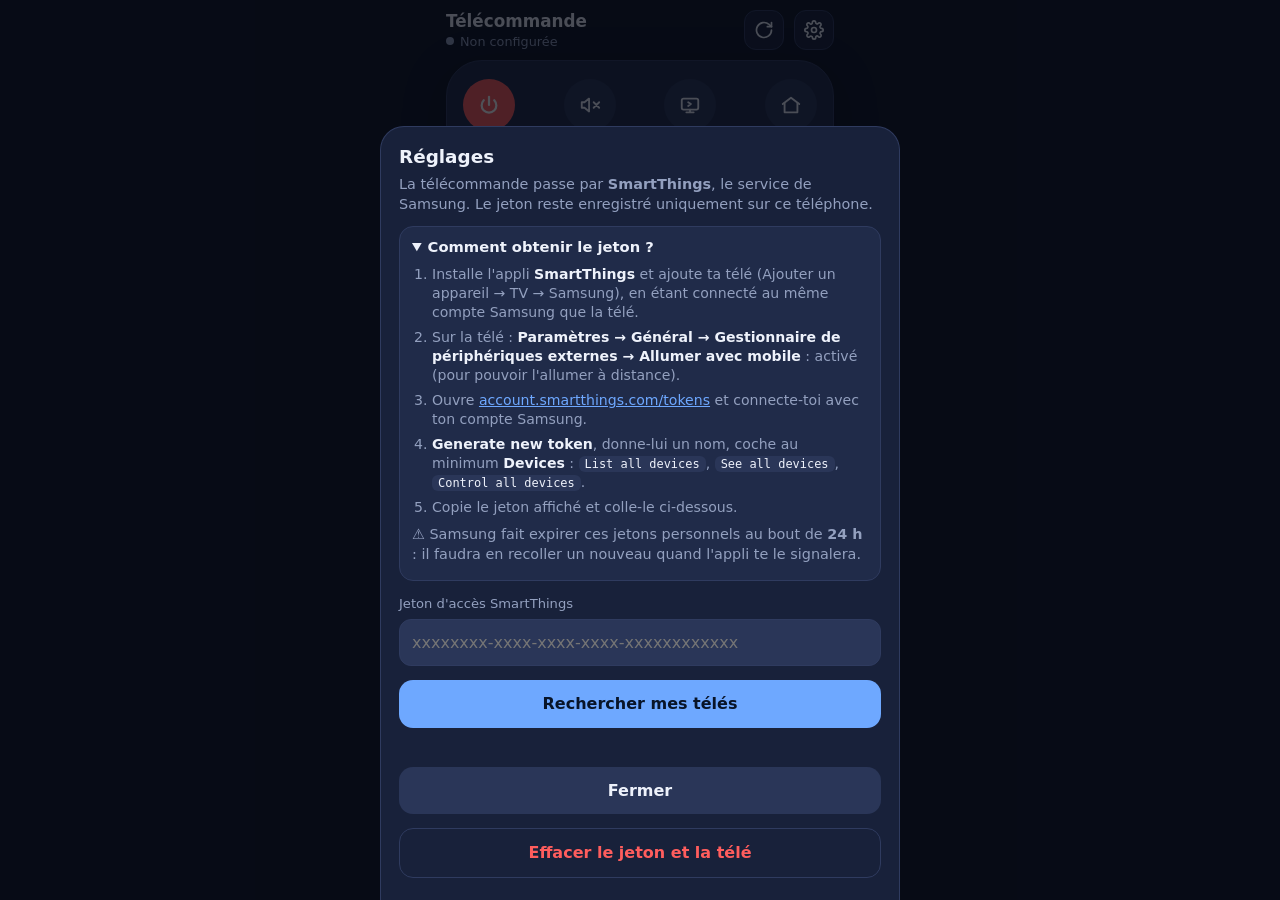
<file: telecommande/index.html>
<!doctype html>
<html lang="fr"><head><meta charset="utf-8">
<meta name="viewport" content="width=device-width,initial-scale=1,viewport-fit=cover,user-scalable=no">
<title>Télécommande TV</title>
<meta name="description" content="Télécommande pour téléviseur Samsung via SmartThings.">
<link rel="manifest" href="manifest.webmanifest">
<link rel="icon" href="icon.svg" type="image/svg+xml">
<link rel="apple-touch-icon" href="apple-touch-icon.png">
<meta name="apple-mobile-web-app-capable" content="yes">
<meta name="mobile-web-app-capable" content="yes">
<meta name="apple-mobile-web-app-status-bar-style" content="black-translucent">
<meta name="apple-mobile-web-app-title" content="Télécommande">
<meta name="theme-color" content="#0e1424">
<style>
:root{
  --bg:#0e1424;--body:#18213a;--body2:#202b49;--key:#2a3658;--key-hi:#34416a;--key-press:#4a5a8e;
  --fg:#eef2fb;--muted:#93a0bf;--line:#2f3b5f;--accent:#6ea8ff;--red:#ff5d5d;--good:#5fd39b;--warn:#f2c14e;
  color-scheme:dark;
}
*{box-sizing:border-box;-webkit-user-select:none;user-select:none}
html,body{margin:0;background:var(--bg);color:var(--fg);font-family:system-ui,-apple-system,"Segoe UI",Roboto,sans-serif;font-size:16px;line-height:1.35;-webkit-tap-highlight-color:transparent;overscroll-behavior:none;touch-action:manipulation}
button{font:inherit;color:inherit;background:none;border:0;cursor:pointer;padding:0}
:focus-visible{outline:2px solid var(--accent);outline-offset:2px}
input,select{font:inherit;color:var(--fg);background:var(--key);border:1px solid var(--line);border-radius:12px;padding:12px;width:100%;min-width:0;-webkit-user-select:text;user-select:text}
.wrap{max-width:420px;margin:0 auto;padding:calc(env(safe-area-inset-top,0px) + 10px) max(16px,env(safe-area-inset-right)) calc(24px + env(safe-area-inset-bottom,0px)) max(16px,env(safe-area-inset-left))}
.top{display:flex;align-items:center;gap:10px;margin-bottom:10px}
.top .name{flex:1;min-width:0}
.top .name b{display:block;font-size:1.05rem;white-space:nowrap;overflow:hidden;text-overflow:ellipsis}
.top .name small{display:flex;align-items:center;gap:6px;color:var(--muted);font-size:.8rem;white-space:nowrap;overflow:hidden;text-overflow:ellipsis}
.dot{width:8px;height:8px;border-radius:50%;background:var(--muted);flex:none}
.dot.on{background:var(--good)}.dot.err{background:var(--red)}
.icon-btn{width:40px;height:40px;border-radius:12px;display:grid;place-items:center;background:var(--body);border:1px solid var(--line)}
.icon-btn svg{width:20px;height:20px}
.remote{background:linear-gradient(180deg,var(--body2),var(--body));border:1px solid var(--line);border-radius:36px;padding:18px 16px 20px;box-shadow:0 12px 40px rgba(0,0,0,.35)}
.row{display:flex;justify-content:space-between;align-items:center;gap:10px}
.key{background:var(--key);border-radius:16px;min-height:48px;display:grid;place-items:center;font-weight:600;font-size:.9rem;transition:background .08s,transform .08s;position:relative}
.key svg{width:22px;height:22px}
.key:active,.key.pressed{background:var(--key-press);transform:scale(.96)}
.key[disabled]{opacity:.32;pointer-events:none}
.key.round{width:52px;height:52px;border-radius:50%;min-height:0}
.key.power{background:var(--red);color:#fff}
.key.power:active{background:#ff8080}
.lbl{display:block;font-size:.66rem;color:var(--muted);text-align:center;margin-top:4px;font-weight:500}
.col{display:flex;flex-direction:column;align-items:center}
.status{margin:14px 0 4px;background:#0b1120;border:1px solid var(--line);border-radius:14px;padding:10px 12px;display:grid;grid-template-columns:1fr 1fr 1fr;gap:6px;text-align:center;font-variant-numeric:tabular-nums}
.status div small{display:block;color:var(--muted);font-size:.66rem;text-transform:uppercase;letter-spacing:.06em}
.status div span{font-weight:600;font-size:.92rem;white-space:nowrap;overflow:hidden;text-overflow:ellipsis;display:block}
.dpad{position:relative;width:236px;height:236px;margin:18px auto 14px;border-radius:50%;background:var(--key);box-shadow:inset 0 0 0 1px var(--line)}
.dpad button{position:absolute;display:grid;place-items:center;color:var(--fg);transition:background .08s}
.dpad .d{width:76px;height:76px;border-radius:50%}
.dpad .d svg{width:26px;height:26px}
.dpad .d:active,.dpad .d.pressed{background:var(--key-press)}
.dpad .up{left:80px;top:2px}.dpad .down{left:80px;bottom:2px}.dpad .left{left:2px;top:80px}.dpad .right{right:2px;top:80px}
.dpad .ok{left:68px;top:68px;width:100px;height:100px;border-radius:50%;background:var(--key-hi);font-weight:700;letter-spacing:.04em;box-shadow:0 2px 10px rgba(0,0,0,.3)}
.dpad .ok:active,.dpad .ok.pressed{background:var(--key-press)}
.dpad[aria-disabled="true"]{opacity:.32;pointer-events:none}
.rockers{display:grid;grid-template-columns:64px 1fr 64px;gap:12px;align-items:center;margin-top:8px}
.rocker{display:flex;flex-direction:column;background:var(--key);border-radius:32px;overflow:hidden}
.rocker button{height:62px;display:grid;place-items:center;font-size:1.4rem;font-weight:600}
.rocker button:active,.rocker button.pressed{background:var(--key-press)}
.rocker .mid{font-size:.68rem;color:var(--muted);text-align:center;padding:2px 0;letter-spacing:.08em}
.rocker[aria-disabled="true"]{opacity:.32;pointer-events:none}
.center-keys{display:grid;grid-template-columns:1fr 1fr;gap:10px}
.media{display:grid;grid-template-columns:repeat(5,1fr);gap:8px;margin-top:16px}
.media .key{min-height:44px;border-radius:14px}
.section{margin-top:18px}
.section h2{font-size:.72rem;margin:0 0 8px 4px;text-transform:uppercase;letter-spacing:.08em;color:var(--muted);font-weight:600}
.apps{display:grid;grid-template-columns:repeat(4,1fr);gap:8px}
.app{border-radius:14px;min-height:52px;font-weight:700;font-size:.78rem;color:#fff;display:grid;place-items:center;text-align:center;padding:4px;transition:transform .08s}
.app:active{transform:scale(.95)}
.app[disabled]{opacity:.32;pointer-events:none}
.sources{display:flex;flex-wrap:wrap;gap:8px}
.chip{background:var(--key);border:1px solid var(--line);border-radius:999px;padding:9px 14px;font-size:.85rem;font-weight:600}
.chip.cur{background:var(--accent);color:#081428;border-color:var(--accent)}
.chip:active{background:var(--key-press)}
.keypad{display:grid;grid-template-columns:repeat(3,1fr);gap:8px}
.keypad .key{font-size:1.15rem;min-height:50px}
.chan-input{display:flex;gap:8px;margin-bottom:8px}
.chan-input output{flex:1;background:#0b1120;border:1px solid var(--line);border-radius:14px;padding:12px;font-size:1.2rem;font-weight:700;text-align:center;letter-spacing:.2em;min-height:50px;font-variant-numeric:tabular-nums}
.vol-slider{display:flex;align-items:center;gap:12px;margin-top:4px}
.vol-slider input{padding:0;height:6px;accent-color:var(--accent);background:transparent;border:0}
.vol-slider span{min-width:2.5ch;text-align:right;font-weight:600;font-variant-numeric:tabular-nums}
.toast{position:fixed;left:50%;bottom:calc(20px + env(safe-area-inset-bottom,0px));transform:translateX(-50%) translateY(20px);background:#0b1120;border:1px solid var(--line);color:var(--fg);padding:10px 16px;border-radius:14px;font-size:.88rem;max-width:calc(100vw - 32px);opacity:0;pointer-events:none;transition:opacity .2s,transform .2s;z-index:50;box-shadow:0 8px 30px rgba(0,0,0,.4)}
.toast.show{opacity:1;transform:translateX(-50%) translateY(0)}
.toast.err{border-color:var(--red)}
.note{background:#0b1120;border:1px solid var(--line);border-radius:14px;padding:12px;font-size:.85rem;color:var(--muted);margin-top:14px}
.note b{color:var(--fg)}
/* Réglages */
.sheet{position:fixed;inset:0;background:rgba(5,8,16,.7);display:none;align-items:flex-end;justify-content:center;z-index:40}
.sheet.open{display:flex}
.sheet .panel{background:var(--body);border:1px solid var(--line);border-bottom:0;border-radius:24px 24px 0 0;width:100%;max-width:520px;max-height:92vh;overflow:auto;padding:18px max(18px,env(safe-area-inset-right)) calc(22px + env(safe-area-inset-bottom,0px)) max(18px,env(safe-area-inset-left));-webkit-user-select:text;user-select:text}
.sheet h3{margin:0 0 4px;font-size:1.15rem}
.sheet p{margin:6px 0;color:var(--muted);font-size:.9rem}
.sheet label{display:block;font-size:.82rem;color:var(--muted);margin:14px 0 6px}
.sheet ol{padding-left:20px;margin:8px 0;color:var(--muted);font-size:.88rem}
.sheet ol li{margin:6px 0}
.sheet ol b,.sheet code{color:var(--fg)}
.sheet code{background:var(--key);padding:1px 6px;border-radius:6px;font-size:.85em}
.sheet a{color:var(--accent)}
.btn{display:block;width:100%;padding:13px;border-radius:14px;background:var(--accent);color:#081428;font-weight:700;text-align:center;margin-top:14px}
.btn.ghost{background:var(--key);color:var(--fg)}
.btn.danger{background:transparent;color:var(--red);border:1px solid var(--line)}
.err-msg{color:var(--red);font-size:.88rem;margin-top:8px;min-height:1.2em}
details{margin-top:12px;background:var(--body2);border:1px solid var(--line);border-radius:14px;padding:10px 12px}
details summary{cursor:pointer;font-weight:600;font-size:.92rem}
.hidden{display:none!important}
</style>
</head>
<body>
<div class="wrap">
  <div class="top">
    <div class="name">
      <b id="tvName">Télécommande</b>
      <small><span class="dot" id="dot"></span><span id="tvState">Non configurée</span></small>
    </div>
    <button class="icon-btn" id="refreshBtn" aria-label="Actualiser l'état">
      <svg viewBox="0 0 24 24" fill="none" stroke="currentColor" stroke-width="2" stroke-linecap="round" stroke-linejoin="round"><path d="M21 12a9 9 0 1 1-3-6.7L21 8"/><path d="M21 3v5h-5"/></svg>
    </button>
    <button class="icon-btn" id="settingsBtn" aria-label="Réglages">
      <svg viewBox="0 0 24 24" fill="none" stroke="currentColor" stroke-width="2" stroke-linecap="round" stroke-linejoin="round"><circle cx="12" cy="12" r="3"/><path d="M19.4 15a1.7 1.7 0 0 0 .3 1.8l.1.1a2 2 0 1 1-2.8 2.8l-.1-.1a1.7 1.7 0 0 0-1.8-.3 1.7 1.7 0 0 0-1 1.5V21a2 2 0 1 1-4 0v-.1a1.7 1.7 0 0 0-1.1-1.5 1.7 1.7 0 0 0-1.8.3l-.1.1a2 2 0 1 1-2.8-2.8l.1-.1a1.7 1.7 0 0 0 .3-1.8 1.7 1.7 0 0 0-1.5-1H3a2 2 0 1 1 0-4h.1a1.7 1.7 0 0 0 1.5-1.1 1.7 1.7 0 0 0-.3-1.8l-.1-.1a2 2 0 1 1 2.8-2.8l.1.1a1.7 1.7 0 0 0 1.8.3H9a1.7 1.7 0 0 0 1-1.5V3a2 2 0 1 1 4 0v.1a1.7 1.7 0 0 0 1 1.5 1.7 1.7 0 0 0 1.8-.3l.1-.1a2 2 0 1 1 2.8 2.8l-.1.1a1.7 1.7 0 0 0-.3 1.8V9a1.7 1.7 0 0 0 1.5 1H21a2 2 0 1 1 0 4h-.1a1.7 1.7 0 0 0-1.5 1z"/></svg>
    </button>
  </div>

  <div class="remote">
    <div class="row">
      <div class="col"><button class="key round power" data-act="power" aria-label="Marche / arrêt">
        <svg viewBox="0 0 24 24" fill="none" stroke="currentColor" stroke-width="2.4" stroke-linecap="round"><path d="M12 3v9"/><path d="M6.3 6.8a8 8 0 1 0 11.4 0"/></svg>
      </button><span class="lbl">Marche</span></div>
      <div class="col"><button class="key round" data-act="mute" data-cap="audioMute" aria-label="Couper le son">
        <svg viewBox="0 0 24 24" fill="none" stroke="currentColor" stroke-width="2" stroke-linecap="round" stroke-linejoin="round"><path d="M11 5 6 9H3v6h3l5 4z"/><path d="m22 9-6 6M16 9l6 6"/></svg>
      </button><span class="lbl">Muet</span></div>
      <div class="col"><button class="key round" data-key="SOURCE" aria-label="Sources">
        <svg viewBox="0 0 24 24" fill="none" stroke="currentColor" stroke-width="2" stroke-linecap="round" stroke-linejoin="round"><rect x="3" y="5" width="18" height="12" rx="2"/><path d="M12 17v3M8 20h8"/><path d="m10 9 3 2-3 2"/></svg>
      </button><span class="lbl">Source</span></div>
      <div class="col"><button class="key round" data-key="HOME" aria-label="Accueil">
        <svg viewBox="0 0 24 24" fill="none" stroke="currentColor" stroke-width="2" stroke-linecap="round" stroke-linejoin="round"><path d="M3 11 12 4l9 7"/><path d="M5 10v10h14V10"/></svg>
      </button><span class="lbl">Accueil</span></div>
    </div>

    <div class="status">
      <div><small>Volume</small><span id="stVol">–</span></div>
      <div><small>Chaîne</small><span id="stCh">–</span></div>
      <div><small>Source</small><span id="stSrc">–</span></div>
    </div>

    <div class="dpad" id="dpad">
      <button class="d up" data-key="UP" data-repeat aria-label="Haut"><svg viewBox="0 0 24 24" fill="none" stroke="currentColor" stroke-width="2.6" stroke-linecap="round" stroke-linejoin="round"><path d="m6 15 6-6 6 6"/></svg></button>
      <button class="d left" data-key="LEFT" data-repeat aria-label="Gauche"><svg viewBox="0 0 24 24" fill="none" stroke="currentColor" stroke-width="2.6" stroke-linecap="round" stroke-linejoin="round"><path d="m15 6-6 6 6 6"/></svg></button>
      <button class="ok" data-key="OK" aria-label="OK">OK</button>
      <button class="d right" data-key="RIGHT" data-repeat aria-label="Droite"><svg viewBox="0 0 24 24" fill="none" stroke="currentColor" stroke-width="2.6" stroke-linecap="round" stroke-linejoin="round"><path d="m9 6 6 6-6 6"/></svg></button>
      <button class="d down" data-key="DOWN" data-repeat aria-label="Bas"><svg viewBox="0 0 24 24" fill="none" stroke="currentColor" stroke-width="2.6" stroke-linecap="round" stroke-linejoin="round"><path d="m6 9 6 6 6-6"/></svg></button>
    </div>

    <div class="rockers">
      <div class="rocker" id="volRocker">
        <button data-act="volUp" data-repeat aria-label="Volume plus">+</button>
        <div class="mid">VOL</div>
        <button data-act="volDown" data-repeat aria-label="Volume moins">−</button>
      </div>
      <div class="center-keys">
        <div class="col" style="width:100%"><button class="key" style="width:100%" data-key="BACK" aria-label="Retour">
          <svg viewBox="0 0 24 24" fill="none" stroke="currentColor" stroke-width="2" stroke-linecap="round" stroke-linejoin="round"><path d="M9 14 4 9l5-5"/><path d="M4 9h11a5 5 0 0 1 0 10h-3"/></svg>
        </button><span class="lbl">Retour</span></div>
        <div class="col" style="width:100%"><button class="key" style="width:100%" data-key="MENU" aria-label="Menu">
          <svg viewBox="0 0 24 24" fill="none" stroke="currentColor" stroke-width="2" stroke-linecap="round"><path d="M4 6h16M4 12h16M4 18h16"/></svg>
        </button><span class="lbl">Menu</span></div>
        <div class="col" style="width:100%;grid-column:span 2"><button class="key" style="width:100%" id="chanBtn" data-cap="tvChannel" aria-label="Taper un numéro de chaîne">
          <svg viewBox="0 0 24 24" fill="currentColor"><circle cx="6" cy="6" r="1.7"/><circle cx="12" cy="6" r="1.7"/><circle cx="18" cy="6" r="1.7"/><circle cx="6" cy="12" r="1.7"/><circle cx="12" cy="12" r="1.7"/><circle cx="18" cy="12" r="1.7"/><circle cx="6" cy="18" r="1.7"/><circle cx="12" cy="18" r="1.7"/><circle cx="18" cy="18" r="1.7"/></svg>
        </button><span class="lbl">Pavé numérique</span></div>
      </div>
      <div class="rocker" id="chRocker">
        <button data-act="chUp" aria-label="Chaîne suivante">⌃</button>
        <div class="mid">CH</div>
        <button data-act="chDown" aria-label="Chaîne précédente">⌄</button>
      </div>
    </div>

    <div class="vol-slider" id="volSliderRow">
      <svg viewBox="0 0 24 24" width="18" height="18" fill="none" stroke="currentColor" stroke-width="2" stroke-linecap="round" stroke-linejoin="round" style="color:var(--muted);flex:none"><path d="M11 5 6 9H3v6h3l5 4z"/><path d="M15.5 8.5a5 5 0 0 1 0 7"/></svg>
      <input type="range" id="volSlider" min="0" max="100" value="0" aria-label="Volume">
      <span id="volVal">–</span>
    </div>

    <div class="media" id="mediaRow">
      <button class="key" data-media="rewind" aria-label="Retour rapide"><svg viewBox="0 0 24 24" fill="currentColor"><path d="M11 6v12l-8-6zM21 6v12l-8-6z"/></svg></button>
      <button class="key" data-media="play" aria-label="Lecture"><svg viewBox="0 0 24 24" fill="currentColor"><path d="M7 5v14l12-7z"/></svg></button>
      <button class="key" data-media="pause" aria-label="Pause"><svg viewBox="0 0 24 24" fill="currentColor"><rect x="6" y="5" width="4" height="14" rx="1"/><rect x="14" y="5" width="4" height="14" rx="1"/></svg></button>
      <button class="key" data-media="stop" aria-label="Stop"><svg viewBox="0 0 24 24" fill="currentColor"><rect x="6" y="6" width="12" height="12" rx="1.5"/></svg></button>
      <button class="key" data-media="fastForward" aria-label="Avance rapide"><svg viewBox="0 0 24 24" fill="currentColor"><path d="M13 6v12l8-6zM3 6v12l8-6z"/></svg></button>
    </div>
  </div>

  <div class="section" id="appsSection">
    <h2>Applications</h2>
    <div class="apps" id="apps"></div>
  </div>

  <div class="section" id="srcSection">
    <h2>Entrées</h2>
    <div class="sources" id="sources"></div>
  </div>

  <div class="note hidden" id="navNote"></div>
</div>

<!-- Pavé numérique -->
<div class="sheet" id="padSheet">
  <div class="panel">
    <h3>Aller à la chaîne</h3>
    <div class="chan-input" style="margin-top:12px"><output id="chanOut"></output></div>
    <div class="keypad" id="keypad"></div>
    <button class="btn" id="chanGo">Valider</button>
    <button class="btn ghost" data-close>Fermer</button>
  </div>
</div>

<!-- Réglages -->
<div class="sheet" id="setSheet">
  <div class="panel">
    <h3>Réglages</h3>
    <p>La télécommande passe par <b>SmartThings</b>, le service de Samsung. Le jeton reste enregistré uniquement sur ce téléphone.</p>

    <details id="helpBox">
      <summary>Comment obtenir le jeton ?</summary>
      <ol>
        <li>Installe l'appli <b>SmartThings</b> et ajoute ta télé (Ajouter un appareil → TV → Samsung), en étant connecté au même compte Samsung que la télé.</li>
        <li>Sur la télé : <b>Paramètres → Général → Gestionnaire de périphériques externes → Allumer avec mobile</b> : activé (pour pouvoir l'allumer à distance).</li>
        <li>Ouvre <a href="https://account.smartthings.com/tokens" target="_blank" rel="noopener">account.smartthings.com/tokens</a> et connecte-toi avec ton compte Samsung.</li>
        <li><b>Generate new token</b>, donne-lui un nom, coche au minimum <b>Devices</b> : <code>List all devices</code>, <code>See all devices</code>, <code>Control all devices</code>.</li>
        <li>Copie le jeton affiché et colle-le ci-dessous.</li>
      </ol>
      <p>⚠️ Samsung fait expirer ces jetons personnels au bout de <b>24 h</b> : il faudra en recoller un nouveau quand l'appli te le signalera.</p>
    </details>

    <label for="tokenIn">Jeton d'accès SmartThings</label>
    <input id="tokenIn" type="password" autocomplete="off" autocapitalize="off" spellcheck="false" placeholder="xxxxxxxx-xxxx-xxxx-xxxx-xxxxxxxxxxxx">
    <button class="btn" id="connectBtn">Rechercher mes télés</button>

    <div id="devBox" class="hidden">
      <label for="devSel">Téléviseur</label>
      <select id="devSel"></select>
      <button class="btn" id="useBtn">Utiliser cette télé</button>
    </div>
    <div class="err-msg" id="setErr"></div>

    <button class="btn ghost" data-close>Fermer</button>
    <button class="btn danger" id="forgetBtn">Effacer le jeton et la télé</button>
  </div>
</div>

<div class="toast" id="toast"></div>

<script>
'use strict';
const API='https://api.smartthings.com/v1';
const LS={tok:'tv.token',dev:'tv.device',name:'tv.name'};
const store={get(k){try{return localStorage.getItem(k)}catch(e){return null}},set(k,v){try{localStorage.setItem(k,v)}catch(e){}},del(k){try{localStorage.removeItem(k)}catch(e){}}};
const $=s=>document.querySelector(s),$$=s=>[...document.querySelectorAll(s)];

let token=store.get(LS.tok)||'';
let deviceId=store.get(LS.dev)||'';
let caps=new Set();        // capacités du téléviseur (composant main)
let state={};              // dernier état connu
let devicesCache=[];

// Applications Tizen courantes (identifiants des télés 2019+)
const APPS=[
  {name:'Netflix',id:'3201907018807',color:'#e50914'},
  {name:'YouTube',id:'111299001912',color:'#ff0033'},
  {name:'Prime Video',id:'3201910019365',color:'#1a98ff'},
  {name:'Disney+',id:'3201901017640',color:'#113ccf'},
];

/* ---------- Petites aides ---------- */
let toastT;
function toast(msg,err){const t=$('#toast');t.textContent=msg;t.classList.toggle('err',!!err);t.classList.add('show');clearTimeout(toastT);toastT=setTimeout(()=>t.classList.remove('show'),err?4200:1600);}
function setConn(text,cls){$('#tvState').textContent=text;const d=$('#dot');d.className='dot'+(cls?' '+cls:'');}
function buzz(){try{navigator.vibrate&&navigator.vibrate(12)}catch(e){}}

class ApiError extends Error{constructor(status,msg){super(msg);this.status=status;}}
async function api(path,opts={}){
  if(!token)throw new ApiError(0,'Aucun jeton');
  let res;
  try{
    res=await fetch(API+path,{...opts,headers:{'Authorization':'Bearer '+token,'Content-Type':'application/json','Accept':'application/json',...(opts.headers||{})}});
  }catch(e){throw new ApiError(-1,'Impossible de joindre SmartThings. Vérifie ta connexion internet.');}
  if(res.status===401)throw new ApiError(401,'Jeton refusé ou expiré. Colle un nouveau jeton dans les réglages.');
  if(res.status===403)throw new ApiError(403,'Accès refusé : le jeton doit avoir les droits « Devices » (voir, lister et contrôler).');
  if(res.status===429)throw new ApiError(429,'Trop de commandes d\'un coup, ralentis un peu.');
  if(!res.ok){let m='Erreur SmartThings ('+res.status+')';try{const j=await res.json();if(j.error&&j.error.message)m=j.error.message;}catch(e){}throw new ApiError(res.status,m);}
  const txt=await res.text();return txt?JSON.parse(txt):{};
}
function handleErr(e){
  console.warn(e);
  toast(e.message||String(e),true);
  if(e.status===401){setConn('Jeton expiré','err');}
  else if(e.status===-1){setConn('Hors ligne','err');}
}

/* ---------- Commandes ---------- */
let queue=Promise.resolve();
function send(capability,command,args=[]){
  if(!deviceId){openSettings();return Promise.resolve();}
  const body={commands:[{component:'main',capability,command,arguments:args}]};
  // les commandes sont envoyées les unes après les autres pour garder l'ordre
  queue=queue.then(()=>api('/devices/'+deviceId+'/commands',{method:'POST',body:JSON.stringify(body)})).catch(e=>{handleErr(e);});
  return queue;
}
function sendKey(k){
  if(!caps.has('samsungvd.remoteControl')){toast('Touche non disponible sur ce modèle via SmartThings',true);return;}
  return send('samsungvd.remoteControl','send',[k,'PRESS_AND_RELEASED']);
}

const ACTIONS={
  power(){
    const on=state.switch==='on';
    send('switch',on?'off':'on').then(()=>{state.switch=on?'off':'on';render();setTimeout(refresh,2500);});
  },
  mute(){
    const m=state.mute==='muted';
    send('audioMute',m?'unmute':'mute').then(()=>{state.mute=m?'unmuted':'muted';render();});
  },
  volUp(){send('audioVolume','volumeUp');if(typeof state.volume==='number'){state.volume=Math.min(100,state.volume+1);render();}scheduleRefresh();},
  volDown(){send('audioVolume','volumeDown');if(typeof state.volume==='number'){state.volume=Math.max(0,state.volume-1);render();}scheduleRefresh();},
  chUp(){send('tvChannel','channelUp');scheduleRefresh(1500);},
  chDown(){send('tvChannel','channelDown');scheduleRefresh(1500);},
};

let refreshT;
function scheduleRefresh(ms=1200){clearTimeout(refreshT);refreshT=setTimeout(refresh,ms);}

/* ---------- Appui long = répétition ---------- */
function bindPress(el,fn){
  const repeat=el.hasAttribute('data-repeat');
  let t1,t2,fired=false;
  const stop=()=>{clearTimeout(t1);clearInterval(t2);el.classList.remove('pressed');};
  el.addEventListener('pointerdown',e=>{
    if(e.button!==undefined&&e.button!==0)return;
    e.preventDefault();fired=true;el.classList.add('pressed');buzz();fn();
    if(repeat){t1=setTimeout(()=>{t2=setInterval(fn,260);},450);}
  });
  ['pointerup','pointerleave','pointercancel'].forEach(ev=>el.addEventListener(ev,stop));
  // clavier / accessibilité
  el.addEventListener('click',e=>{if(fired){fired=false;return;}fn();});
  el.addEventListener('contextmenu',e=>e.preventDefault());
}

$$('[data-key]').forEach(b=>bindPress(b,()=>sendKey(b.dataset.key)));
$$('[data-act]').forEach(b=>bindPress(b,()=>ACTIONS[b.dataset.act]()));
$$('[data-media]').forEach(b=>bindPress(b,()=>send('mediaPlayback',b.dataset.media)));

// Curseur de volume
const slider=$('#volSlider');
slider.addEventListener('input',()=>{$('#volVal').textContent=slider.value;});
slider.addEventListener('change',()=>{const v=+slider.value;state.volume=v;send('audioVolume','setVolume',[v]);render();});

// Applications
$('#apps').innerHTML=APPS.map((a,i)=>`<button class="app" data-app="${i}" style="background:${a.color}">${a.name}</button>`).join('');
$$('[data-app]').forEach(b=>b.addEventListener('click',()=>{
  const a=APPS[+b.dataset.app];buzz();
  send('custom.launchapp','launchApp',[a.id,a.name]).then(()=>toast('Lancement de '+a.name+'…'));
}));

// Pavé numérique
let chanBuf='';
$('#keypad').innerHTML=['1','2','3','4','5','6','7','8','9','⌫','0','C'].map(k=>`<button class="key" data-pad="${k}">${k}</button>`).join('');
$$('[data-pad]').forEach(b=>b.addEventListener('click',()=>{
  const k=b.dataset.pad;buzz();
  if(k==='⌫')chanBuf=chanBuf.slice(0,-1);else if(k==='C')chanBuf='';else if(chanBuf.length<4)chanBuf+=k;
  $('#chanOut').textContent=chanBuf;
}));
$('#chanBtn').addEventListener('click',()=>{chanBuf='';$('#chanOut').textContent='';$('#padSheet').classList.add('open');});
$('#chanGo').addEventListener('click',()=>{
  if(!chanBuf)return;
  send('tvChannel','setTvChannel',[chanBuf]).then(()=>{toast('Chaîne '+chanBuf);scheduleRefresh(1500);});
  $('#padSheet').classList.remove('open');
});

/* ---------- État ---------- */
function v(st,cap,attr){return st&&st[cap]&&st[cap][attr]?st[cap][attr].value:undefined;}
function parseList(x){if(Array.isArray(x))return x;if(typeof x==='string'){try{const j=JSON.parse(x);if(Array.isArray(j))return j;}catch(e){}}return [];}

async function refresh(){
  if(!token||!deviceId){render();return;}
  try{
    const s=await api('/devices/'+deviceId+'/status');
    const m=(s.components&&s.components.main)||{};
    state.switch=v(m,'switch','switch');
    const vol=v(m,'audioVolume','volume');state.volume=typeof vol==='number'?vol:undefined;
    state.mute=v(m,'audioMute','mute');
    state.channel=v(m,'tvChannel','tvChannel');
    state.channelName=v(m,'tvChannel','tvChannelName');
    // Sources : la capacité Samsung donne des noms lisibles, la standard des identifiants
    const map=parseList(v(m,'samsungvd.mediaInputSource','supportedInputSourcesMap'));
    if(map.length){
      state.srcCap='samsungvd.mediaInputSource';
      state.sources=map.map(o=>({id:o.id,name:o.name||o.id}));
      state.source=v(m,'samsungvd.mediaInputSource','inputSource');
    }else{
      state.srcCap='mediaInputSource';
      state.sources=parseList(v(m,'mediaInputSource','supportedInputSources')).map(x=>({id:x,name:x}));
      state.source=v(m,'mediaInputSource','inputSource');
    }
    const h=v(m,'healthCheck','DeviceWatch-DeviceStatus');
    state.health=h;
    setConn(state.switch==='on'?'Allumée':(state.switch==='off'?'En veille':'Connectée'),state.switch==='on'?'on':'');
  }catch(e){handleErr(e);}
  render();
}

function render(){
  const has=c=>caps.has(c);
  const ready=!!(token&&deviceId);
  $$('[data-cap]').forEach(b=>b.disabled=ready&&caps.size>0&&!has(b.dataset.cap));
  const navOk=!ready||caps.size===0||has('samsungvd.remoteControl');
  $('#dpad').setAttribute('aria-disabled',String(!navOk));
  $$('[data-key]').forEach(b=>b.disabled=!navOk);
  $('#volRocker').setAttribute('aria-disabled',String(ready&&caps.size>0&&!has('audioVolume')));
  $('#chRocker').setAttribute('aria-disabled',String(ready&&caps.size>0&&!has('tvChannel')));
  $('#volSliderRow').classList.toggle('hidden',ready&&caps.size>0&&!has('audioVolume'));
  $('#mediaRow').classList.toggle('hidden',ready&&caps.size>0&&!has('mediaPlayback'));
  $('#appsSection').classList.toggle('hidden',ready&&caps.size>0&&!has('custom.launchapp'));

  const nn=$('#navNote');
  if(ready&&caps.size>0&&!has('samsungvd.remoteControl')){
    nn.innerHTML='<b>Flèches, OK, Retour, Menu et Accueil indisponibles</b> : SmartThings ne propose pas ces touches pour ce téléviseur. Marche, volume, chaînes, sources et applis fonctionnent.';
    nn.classList.remove('hidden');
  }else nn.classList.add('hidden');

  $('#stVol').textContent=state.mute==='muted'?'Muet':(typeof state.volume==='number'?state.volume:'–');
  $('#stCh').textContent=state.channelName||state.channel||'–';
  const cur=(state.sources||[]).find(s=>s.id===state.source);
  $('#stSrc').textContent=cur?cur.name:(state.source||'–');
  if(typeof state.volume==='number'&&document.activeElement!==slider){slider.value=state.volume;$('#volVal').textContent=state.volume;}

  const src=state.sources||[];
  $('#srcSection').classList.toggle('hidden',!src.length);
  $('#sources').innerHTML=src.map((s,i)=>`<button class="chip${s.id===state.source?' cur':''}" data-src="${i}">${esc(s.name)}</button>`).join('');
  $$('[data-src]').forEach(b=>b.addEventListener('click',()=>{
    const s=src[+b.dataset.src];buzz();
    send(state.srcCap,'setInputSource',[s.id]).then(()=>{state.source=s.id;render();toast(s.name);});
  }));
}
function esc(s){return String(s).replace(/[&<>"']/g,c=>({'&':'&amp;','<':'&lt;','>':'&gt;','"':'&quot;',"'":'&#39;'}[c]));}

async function loadDevice(){
  if(!token||!deviceId){render();return;}
  try{
    const d=await api('/devices/'+deviceId);
    const main=(d.components||[]).find(c=>c.id==='main')||{capabilities:[]};
    caps=new Set(main.capabilities.map(c=>c.id));
    const name=d.label||d.name||'Téléviseur';
    store.set(LS.name,name);$('#tvName').textContent=name;
  }catch(e){handleErr(e);}
  await refresh();
}

/* ---------- Réglages ---------- */
function openSettings(){
  $('#tokenIn').value=token;$('#setErr').textContent='';
  $('#helpBox').open=!token;
  $('#setSheet').classList.add('open');
}
$('#settingsBtn').addEventListener('click',openSettings);
$('#refreshBtn').addEventListener('click',()=>{buzz();loadDevice();});
$$('[data-close]').forEach(b=>b.addEventListener('click',()=>b.closest('.sheet').classList.remove('open')));
$$('.sheet').forEach(s=>s.addEventListener('click',e=>{if(e.target===s)s.classList.remove('open');}));

function isTv(d){
  const caps=((d.components||[]).find(c=>c.id==='main')||{capabilities:[]}).capabilities.map(c=>c.id);
  return (d.ocf&&d.ocf.ocfDeviceType==='oic.d.tv')||caps.includes('tvChannel')||caps.includes('samsungvd.remoteControl')||caps.includes('samsungvd.mediaInputSource');
}
$('#connectBtn').addEventListener('click',async()=>{
  const t=$('#tokenIn').value.trim();
  $('#setErr').textContent='';
  if(!t){$('#setErr').textContent='Colle d\'abord ton jeton.';return;}
  token=t;
  $('#connectBtn').textContent='Recherche…';
  try{
    const r=await api('/devices');
    devicesCache=(r.items||[]);
    let tvs=devicesCache.filter(isTv);
    if(!tvs.length)tvs=devicesCache;
    if(!tvs.length){$('#setErr').textContent='Aucun appareil trouvé sur ce compte SmartThings. Ajoute d\'abord ta télé dans l\'appli SmartThings.';return;}
    store.set(LS.tok,token);
    $('#devSel').innerHTML=tvs.map(d=>`<option value="${esc(d.deviceId)}"${d.deviceId===deviceId?' selected':''}>${esc(d.label||d.name)}</option>`).join('');
    $('#devBox').classList.remove('hidden');
    if(tvs.length===1&&!deviceId){useDevice(tvs[0].deviceId);}
  }catch(e){$('#setErr').textContent=e.message;}
  finally{$('#connectBtn').textContent='Rechercher mes télés';}
});
function useDevice(id){
  deviceId=id;store.set(LS.dev,id);
  $('#setSheet').classList.remove('open');
  toast('Télé enregistrée');
  setConn('Connexion…');
  loadDevice();
}
$('#useBtn').addEventListener('click',()=>useDevice($('#devSel').value));
$('#forgetBtn').addEventListener('click',()=>{
  if(!confirm('Effacer le jeton et la télé enregistrés sur ce téléphone ?'))return;
  Object.values(LS).forEach(k=>store.del(k));
  token='';deviceId='';caps=new Set();state={};
  $('#tvName').textContent='Télécommande';setConn('Non configurée');
  $('#tokenIn').value='';$('#devBox').classList.add('hidden');
  render();
});

/* ---------- Démarrage ---------- */
$('#tvName').textContent=store.get(LS.name)||'Télécommande';
render();
if(token&&deviceId){setConn('Connexion…');loadDevice();}
else{setTimeout(openSettings,300);}
document.addEventListener('visibilitychange',()=>{if(document.visibilityState==='visible'&&token&&deviceId)refresh();});
if('serviceWorker' in navigator){navigator.serviceWorker.register('sw.js').catch(()=>{});}
</script>
</body></html>
</file>
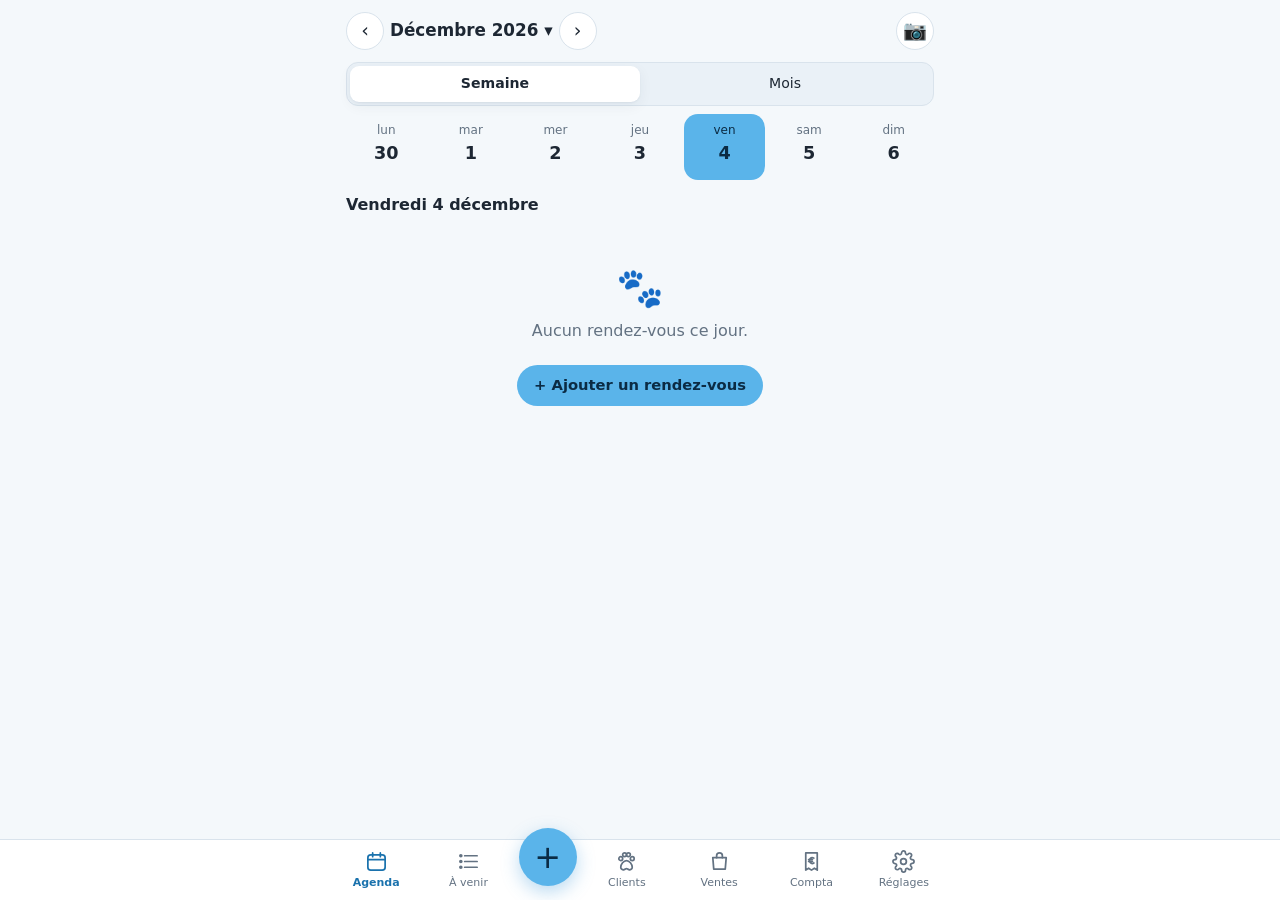
<file: toilettage/index.html>
<!doctype html>
<html lang="fr"><head><meta charset="utf-8">
<meta name="viewport" content="width=device-width,initial-scale=1,viewport-fit=cover">
<title>Agenda Toilettage</title>
<meta name="description" content="Agenda de toilettage : rendez-vous, clients, chiens, prestations et remarques, hors connexion.">
<link rel="manifest" href="manifest.webmanifest">
<link rel="icon" href="icon.svg" type="image/svg+xml">
<link rel="apple-touch-icon" href="apple-touch-icon.png">
<meta name="apple-mobile-web-app-capable" content="yes">
<meta name="mobile-web-app-capable" content="yes">
<meta name="apple-mobile-web-app-title" content="Toilettage">
<meta name="theme-color" content="#f4f8fb" media="(prefers-color-scheme: light)">
<meta name="theme-color" content="#0f151b" media="(prefers-color-scheme: dark)">
<style>
:root{
  --bg:#f4f8fb;--panel:#fff;--panel2:#eaf1f7;--line:#d9e3ec;--fg:#1d2733;--muted:#637282;
  --accent:#5ab4ea;--accent-text:#1a72ad;--accent-soft:#dcf0fc;--accent-ink:#0b2b44;--good:#3d8a5c;--bad:#c4473d;
  --shadow:0 1px 2px rgba(20,45,70,.05),0 4px 14px rgba(20,45,70,.06);
  color-scheme:light;
}
@media (prefers-color-scheme:dark){:root:not([data-theme="light"]){
  --bg:#0f151b;--panel:#17202a;--panel2:#202b37;--line:#2c3a48;--fg:#e8eef4;--muted:#93a3b3;
  --accent:#7cc6f2;--accent-text:#8fd0f6;--accent-soft:#16364d;--accent-ink:#08243a;--good:#6cc48f;--bad:#ec7b70;
  --shadow:none;color-scheme:dark;
}}
:root[data-theme="dark"]{
  --bg:#0f151b;--panel:#17202a;--panel2:#202b37;--line:#2c3a48;--fg:#e8eef4;--muted:#93a3b3;
  --accent:#7cc6f2;--accent-text:#8fd0f6;--accent-soft:#16364d;--accent-ink:#08243a;--good:#6cc48f;--bad:#ec7b70;
  --shadow:none;color-scheme:dark;
}
*{box-sizing:border-box}
html{font-size:16px}
html.fs-1{font-size:18px}
html.fs-2{font-size:20px}
/* Onglets : taille fixe pour qu'ils tiennent toujours sur une ligne */
html.fs-1 .tab,html.fs-2 .tab{font-size:11px}
@media (max-width:360px){html.fs-1 .tab,html.fs-2 .tab{font-size:9px}}
/* Grands textes sur écran étroit : les champs côte à côte passent l'un sous l'autre */
@media (max-width:400px){html.fs-2 .row{flex-direction:column;gap:0}}
@media (max-width:340px){html.fs-1 .row{flex-direction:column;gap:0}}
html,body{margin:0;background:var(--bg);color:var(--fg);font-family:system-ui,-apple-system,"Segoe UI",Roboto,sans-serif;line-height:1.4;-webkit-tap-highlight-color:transparent;overscroll-behavior:none}
.wrap{max-width:620px;margin:0 auto;padding:calc(env(safe-area-inset-top,0px) + 12px) max(16px,env(safe-area-inset-right)) calc(100px + env(safe-area-inset-bottom,0px)) max(16px,env(safe-area-inset-left))}
h1{font-size:1.4rem;margin:0;letter-spacing:-.01em}
h2{font-size:.78rem;margin:18px 0 8px;text-transform:uppercase;letter-spacing:.07em;color:var(--muted);font-weight:600}
p{margin:0}
button{font:inherit;color:inherit;background:none;border:0;cursor:pointer;padding:0;text-align:inherit}
:focus-visible{outline:2px solid var(--accent);outline-offset:2px}
input,select,textarea{font:inherit;font-size:max(16px,1rem);color:var(--fg);background:var(--panel2);border:1px solid var(--line);border-radius:10px;padding:10px 12px;width:100%;min-width:0}
input,select{min-height:2.9em}
/* iPhone (Safari) : les champs date et heure gardent sinon leur propre largeur et débordent sur le champ voisin */
input[type=date],input[type=time]{-webkit-appearance:none;appearance:none;display:block;width:100%;min-width:0;max-width:100%;text-align:left;line-height:1.4}
input[type=date]::-webkit-date-and-time-value,input[type=time]::-webkit-date-and-time-value{text-align:left;margin:0;min-height:1.4em}
input[type=date]::-webkit-calendar-picker-indicator,input[type=time]::-webkit-calendar-picker-indicator{margin:0}
textarea{resize:vertical;min-height:72px}
label{display:block;font-size:.85rem;color:var(--muted);margin:12px 0 4px}
.muted{color:var(--muted)}
.row{display:flex;gap:10px}.row>*{flex:1;min-width:0}
.top{display:flex;align-items:center;justify-content:space-between;gap:12px;margin-bottom:12px}
.btn{color:inherit;text-decoration:none;display:inline-flex;align-items:center;justify-content:center;gap:6px;border-radius:999px;padding:9px 16px;font-weight:600;font-size:.92rem;background:var(--panel2);border:1px solid var(--line)}
.btn.primary{background:var(--accent);color:var(--accent-ink);border-color:transparent}
.btn.danger{color:var(--bad)}
.btn.small{padding:6px 12px;font-size:.85rem}
.card{background:var(--panel);border:1px solid var(--line);border-radius:16px;box-shadow:var(--shadow)}
/* Semaine */
.monthbar{display:flex;align-items:center;gap:6px}
.iconbtn{width:38px;height:38px;border-radius:50%;display:grid;place-items:center;font-size:1.2rem;background:var(--panel);border:1px solid var(--line)}
.monthlabel{font-weight:700;font-size:1.05rem;text-transform:capitalize;position:relative}
.monthlabel input{position:absolute;inset:0;opacity:0;width:100%;cursor:pointer}
.week{display:grid;grid-template-columns:repeat(7,1fr);gap:4px;margin:6px 0 4px;touch-action:pan-y}
.day{display:flex;flex-direction:column;align-items:center;gap:2px;padding:8px 0 7px;border-radius:14px;font-size:.75rem;color:var(--muted)}
.day b{font-size:1.1rem;color:var(--fg);font-weight:600}
.day .dots{height:6px;display:flex;gap:2px}
.day .dots i{width:5px;height:5px;border-radius:50%;background:var(--accent)}
.day.today b{color:var(--accent-text)}
.day.sel{background:var(--accent);color:var(--accent-ink)}
.day.sel b{color:var(--accent-ink)}
.day.sel .dots i{background:var(--accent-ink)}
.dayhead{display:flex;justify-content:space-between;align-items:baseline;margin:14px 0 8px}
.dayhead h3{margin:0;font-size:1rem}
.cap::first-letter{text-transform:uppercase}
/* Rendez-vous */
.appt{display:flex;gap:12px;padding:12px 14px;margin-bottom:10px;width:100%}
.appt .time{min-width:52px;font-weight:700;font-variant-numeric:tabular-nums}
.appt .time small{display:block;font-weight:400;color:var(--muted);font-size:.78rem}
.appt .body{flex:1;min-width:0;border-left:3px solid var(--accent);padding-left:12px}
.appt.done .body{border-left-color:var(--good)}
.appt.done>*{opacity:.72}
.appt .dog{font-weight:700;font-size:1.05rem}
.appt .client{color:var(--muted);font-size:.9rem}
.chips{display:flex;flex-wrap:wrap;gap:5px;margin-top:6px}
.chip{font-size:.78rem;padding:3px 9px;border-radius:999px;background:var(--accent-soft);color:var(--fg)}
.note{margin-top:6px;font-size:.88rem;color:var(--muted);white-space:pre-wrap;overflow:hidden;display:-webkit-box;-webkit-line-clamp:2;-webkit-box-orient:vertical}
.note.warn::before{content:"⚠ ";}
.price{font-weight:600;white-space:nowrap}
.empty{text-align:center;padding:36px 16px;color:var(--muted)}
.empty .big{font-size:2.4rem;margin-bottom:6px}
/* Clients */
.search{position:relative;margin-bottom:12px}
.client-row{display:flex;align-items:center;gap:12px;padding:12px 14px;width:100%;border-bottom:1px solid var(--line)}
.client-row:last-child{border-bottom:0}
.avatar{width:40px;height:40px;border-radius:50%;background:var(--accent-soft);display:grid;place-items:center;font-weight:700;color:var(--accent-text);flex:none}
.client-row .name{font-weight:600}
.client-row .sub{font-size:.85rem;color:var(--muted);white-space:nowrap;overflow:hidden;text-overflow:ellipsis}
.hist{padding:10px 14px;border-bottom:1px solid var(--line);width:100%;display:block}
.hist:last-child{border-bottom:0}
.hist .h1{display:flex;justify-content:space-between;gap:8px;font-weight:600}
/* Barre d'onglets */
.tabs{position:fixed;left:0;right:0;bottom:0;background:var(--panel);border-top:1px solid var(--line);display:flex;justify-content:center;padding:6px 8px calc(6px + env(safe-area-inset-bottom,0px));z-index:10}
.tabs .in{display:flex;width:100%;max-width:620px;align-items:center}
.tab{flex:1;min-width:0;display:flex;flex-direction:column;align-items:center;gap:2px;font-size:11px;white-space:nowrap;color:var(--muted);padding:4px 0;text-align:center}
.tab svg{width:23px;height:23px}
@media (max-width:360px){.tab{font-size:9px;letter-spacing:-.2px}.tab svg{width:21px;height:21px}.fab{width:50px;height:50px;margin:-22px 2px 0;font-size:1.8rem}}
.tab.on{color:var(--accent-text);font-weight:600}
.fab{width:58px;height:58px;border-radius:50%;background:var(--accent);color:var(--accent-ink);display:grid;place-items:center;font-size:2rem;font-weight:300;margin:-26px 4px 0;box-shadow:0 6px 18px rgba(58,150,214,.35);flex:none;line-height:1}
/* Feuille modale */
.sheet-bg{position:fixed;inset:0;background:rgba(20,10,5,.4);z-index:20;display:flex;align-items:flex-end;justify-content:center;animation:fade .15s}
.sheet{background:var(--bg);width:100%;max-width:620px;max-height:94vh;max-height:94dvh;border-radius:20px 20px 0 0;display:flex;flex-direction:column;animation:up .2s ease-out}
.sheet header{display:flex;align-items:center;justify-content:space-between;gap:8px;padding:14px 16px;border-bottom:1px solid var(--line)}
.sheet header h3{margin:0;font-size:1.05rem;flex:1;text-align:center}
.sheet .content{overflow-y:auto;padding:4px 16px calc(24px + env(safe-area-inset-bottom,0px));-webkit-overflow-scrolling:touch}
.linkbtn{color:var(--accent-text);font-weight:600;padding:4px 2px;min-width:70px}
.linkbtn.right{text-align:right}
@keyframes up{from{transform:translateY(40px);opacity:.4}}
@keyframes fade{from{opacity:0}}
.svc{display:flex;flex-wrap:wrap;gap:7px}
.svc button{padding:8px 13px;border-radius:999px;border:1px solid var(--line);background:var(--panel);font-size:.9rem}
.svc button.on{background:var(--accent);color:var(--accent-ink);border-color:transparent}
.seg{display:flex;background:var(--panel2);border:1px solid var(--line);border-radius:12px;padding:3px}
.seg button{flex:1;text-align:center;padding:8px 4px;border-radius:9px;font-size:.88rem}
.seg button.on{background:var(--panel);box-shadow:var(--shadow);font-weight:600}
.actions{display:flex;flex-wrap:wrap;gap:8px;margin-top:20px}
.suggest{background:var(--panel);border:1px solid var(--line);border-radius:12px;margin-top:4px;overflow:hidden}
.suggest button{display:block;width:100%;padding:10px 12px;border-bottom:1px solid var(--line)}
.suggest button:last-child{border-bottom:0}
.suggest small{color:var(--muted)}
.upd-bar{position:fixed;left:50%;transform:translateX(-50%);top:calc(env(safe-area-inset-top,0px) + 8px);z-index:40;display:flex;align-items:center;gap:10px;background:var(--fg);color:var(--bg);padding:8px 8px 8px 14px;border-radius:999px;box-shadow:0 6px 20px rgba(0,0,0,.25);font-size:.9rem;width:min(520px,calc(100vw - 24px));animation:fade .2s}
.upd-bar span{flex:1;min-width:0}
.upd-bar button{background:var(--accent);color:var(--accent-ink);border-radius:999px;padding:6px 12px;font-weight:600;white-space:nowrap}
.toast{position:fixed;left:50%;bottom:calc(96px + env(safe-area-inset-bottom,0px));transform:translateX(-50%);background:var(--fg);color:var(--bg);padding:10px 16px;border-radius:999px;font-size:.9rem;z-index:30;animation:fade .2s;max-width:90vw;text-align:center}
.stat{display:flex;justify-content:space-between;padding:12px 14px;border-bottom:1px solid var(--line)}
.stat:last-child{border-bottom:0}
.list-pad{padding:4px 0}
.hidden{display:none!important}
input[type=checkbox]{accent-color:var(--accent-text)}
.swipe{position:relative;margin-bottom:10px;border-radius:16px;overflow:hidden}
.swipe .del{visibility:hidden;position:absolute;inset:0;background:#c4473d;border-radius:16px;display:flex;justify-content:flex-end;align-items:stretch}
.swipe.active .del{visibility:visible}
.swipe .del button{width:104px;color:#fff;font-weight:600;font-size:.9rem;display:flex;flex-direction:column;align-items:center;justify-content:center;gap:2px}
.swipe .del button span{font-size:1.3rem}
.swipe .appt,.swipe .client-row{margin-bottom:0;position:relative;transition:transform .22s ease;touch-action:pan-y;user-select:none;-webkit-user-select:none}
.swipe .appt.dragging,.swipe .client-row.dragging{transition:none}
.swipe.row-sw{margin:0;border-radius:0}
.swipe.row-sw .del{border-radius:0}
.swipe.row-sw .client-row,.swipe.row-sw .sale-row{background:var(--panel);border-bottom:0}
.swipe .sale-row{position:relative;transition:transform .22s ease;touch-action:pan-y;user-select:none;-webkit-user-select:none}
.swipe .sale-row.dragging{transition:none}
.swipe.row-sw:not(:last-child){border-bottom:1px solid var(--line)}
.swipe-hint{font-size:.8rem;color:var(--muted);margin:-4px 0 6px}
.presets{display:flex;gap:6px;overflow-x:auto;padding-bottom:4px;margin:0 -16px;padding-left:16px;padding-right:16px;scrollbar-width:none}
.presets::-webkit-scrollbar{display:none}
.presets button{flex:none;padding:7px 13px;border-radius:999px;border:1px solid var(--line);background:var(--panel);font-size:.86rem}
.presets button.on{background:var(--accent);color:var(--accent-ink);border-color:transparent}
.hero{padding:16px;margin-top:12px}
.hero .lbl{font-size:.85rem;color:var(--muted)}
.hero .big{font-size:2.3rem;font-weight:700;letter-spacing:-.02em;font-variant-numeric:tabular-nums;line-height:1.15}
.tiles{display:grid;grid-template-columns:repeat(3,1fr);gap:8px;margin-top:8px}
.tile{padding:10px 12px}
.tile .v{font-size:clamp(1rem,4.6vw,1.25rem);font-weight:700;font-variant-numeric:tabular-nums;white-space:nowrap}
@media (max-width:380px){.tile{padding:9px 9px}.tab{font-size:.62rem}}
.tile .l{font-size:.75rem;color:var(--muted);line-height:1.2}
.rank{padding:10px 14px;border-bottom:1px solid var(--line)}
.rank:last-child{border-bottom:0}
.rank .r1{display:flex;justify-content:space-between;gap:10px;align-items:baseline}
.rank .r1 b{font-variant-numeric:tabular-nums;white-space:nowrap}
.bar{height:6px;border-radius:3px;background:var(--panel2);margin-top:6px;overflow:hidden}
.bar i{display:block;height:100%;border-radius:3px;background:var(--accent)}
.drow{display:flex;gap:10px;align-items:center;padding:10px 14px;border-bottom:1px solid var(--line);width:100%}
.drow:last-child{border-bottom:0}
.drow .dd{font-size:.8rem;color:var(--muted);min-width:46px;font-variant-numeric:tabular-nums}
.drow .mid{flex:1;min-width:0}
.drow .mid .s{font-size:.8rem;color:var(--muted);white-space:nowrap;overflow:hidden;text-overflow:ellipsis}
.drow .amt{font-weight:600;font-variant-numeric:tabular-nums;white-space:nowrap}
details.blk>summary{list-style:none;cursor:pointer;display:flex;justify-content:space-between;align-items:center;font-size:.78rem;margin:18px 0 8px;text-transform:uppercase;letter-spacing:.07em;color:var(--muted);font-weight:600}
details.blk>summary::-webkit-details-marker{display:none}
details.blk>summary::after{content:'▾';font-size:1rem}
details.blk[open]>summary::after{content:'▴'}
.dogpic{border-radius:50%;object-fit:cover;flex:none;display:block;background:var(--panel2)}
.pics{display:flex;flex:none}
.pics img{border:2px solid var(--panel)}
.pics img+img{margin-left:-14px}
.photo-slot{width:72px;height:72px;border-radius:50%;border:1.5px dashed var(--line);display:grid;place-items:center;font-size:1.5rem;color:var(--muted);flex:none;overflow:hidden;background:var(--panel2)}
.photo-slot img{width:100%;height:100%;object-fit:cover}
.viewseg{width:auto;margin-bottom:8px}
.month{display:grid;grid-template-columns:repeat(7,1fr);gap:2px;margin:6px 0 4px;touch-action:pan-y}
.month .wd{text-align:center;font-size:.72rem;color:var(--muted);padding:4px 0}
.mday{aspect-ratio:1/1;display:flex;flex-direction:column;align-items:center;justify-content:center;gap:2px;border-radius:12px;font-size:.95rem;font-variant-numeric:tabular-nums}
.mday.out{color:var(--muted);opacity:.45}
.mday.today{color:var(--accent-text);font-weight:700}
.mday.sel{background:var(--accent);color:var(--accent-ink)}
.mday .dots{height:5px;display:flex;gap:2px}
.mday .dots i{width:4px;height:4px;border-radius:50%;background:var(--accent)}
.mday.sel .dots i{background:var(--accent-ink)}
.remind{display:flex;align-items:center;gap:10px;padding:10px 14px;border-bottom:1px solid var(--line)}
.remind:last-child{border-bottom:0}
.remind.sent{opacity:.55}
.svc-edit{display:flex;align-items:center;gap:8px;padding:8px 14px;border-bottom:1px solid var(--line)}
.svc-edit:last-child{border-bottom:0}
.svc-edit span{flex:1}
.svc-edit button{width:32px;height:32px;border-radius:50%;display:grid;place-items:center;color:var(--muted)}
</style>
</head><body>
<div class="wrap" id="app"></div>

<nav class="tabs"><div class="in">
  <button class="tab" data-tab="agenda"><svg viewBox="0 0 24 24" fill="none" stroke="currentColor" stroke-width="1.8" stroke-linecap="round"><rect x="3" y="5" width="18" height="16" rx="3"/><path d="M3 10h18M8 3v4M16 3v4"/></svg>Agenda</button>
  <button class="tab" data-tab="upcoming"><svg viewBox="0 0 24 24" fill="none" stroke="currentColor" stroke-width="1.8" stroke-linecap="round"><path d="M8 6h13M8 12h13M8 18h13"/><circle cx="4" cy="6" r="1"/><circle cx="4" cy="12" r="1"/><circle cx="4" cy="18" r="1"/></svg>À venir</button>
  <button class="fab" id="fab" aria-label="Nouveau rendez-vous">+</button>
  <button class="tab" data-tab="clients"><svg viewBox="0 0 24 24" fill="none" stroke="currentColor" stroke-width="1.8" stroke-linecap="round"><circle cx="6" cy="9" r="2"/><circle cx="10" cy="5" r="2"/><circle cx="14" cy="5" r="2"/><circle cx="18" cy="9" r="2"/><path d="M12 11c-3 0-6 4-6 7 0 2 2 3 3.5 2.5S11 19.5 12 19.5s1 .5 2.5 1S18 20 18 18c0-3-3-7-6-7z"/></svg>Clients</button>
  <button class="tab" data-tab="sales"><svg viewBox="0 0 24 24" fill="none" stroke="currentColor" stroke-width="1.8" stroke-linecap="round" stroke-linejoin="round"><path d="M5 8h14l-1 12H6z"/><path d="M9 8V6a3 3 0 016 0v2"/></svg>Ventes</button>
  <button class="tab" data-tab="compta"><svg viewBox="0 0 24 24" fill="none" stroke="currentColor" stroke-width="1.8" stroke-linecap="round" stroke-linejoin="round"><path d="M6 3h12v18l-3-2-3 2-3-2-3 2z"/><path d="M14.5 8.5a3 3 0 100 5M9 10h4M9 12h4"/></svg>Compta</button>
  <button class="tab" data-tab="settings"><svg viewBox="0 0 24 24" fill="none" stroke="currentColor" stroke-width="1.8" stroke-linecap="round"><circle cx="12" cy="12" r="3"/><path d="M19.4 15a1.7 1.7 0 00.3 1.8l.1.1a2 2 0 11-2.8 2.8l-.1-.1a1.7 1.7 0 00-1.8-.3 1.7 1.7 0 00-1 1.5V21a2 2 0 11-4 0v-.1a1.7 1.7 0 00-1.1-1.5 1.7 1.7 0 00-1.8.3l-.1.1a2 2 0 11-2.8-2.8l.1-.1a1.7 1.7 0 00.3-1.8 1.7 1.7 0 00-1.5-1H3a2 2 0 110-4h.1a1.7 1.7 0 001.5-1.1 1.7 1.7 0 00-.3-1.8l-.1-.1a2 2 0 112.8-2.8l.1.1a1.7 1.7 0 001.8.3H9a1.7 1.7 0 001-1.5V3a2 2 0 114 0v.1a1.7 1.7 0 001 1.5 1.7 1.7 0 001.8-.3l.1-.1a2 2 0 112.8 2.8l-.1.1a1.7 1.7 0 00-.3 1.8V9a1.7 1.7 0 001.5 1H21a2 2 0 110 4h-.1a1.7 1.7 0 00-1.5 1z"/></svg>Réglages</button>
</div></nav>

<script>
'use strict';
/* ---------- Données ---------- */
const KEY='toilettage.v1';
/* Version de l'application (à augmenter à chaque mise à jour, comme dans sw.js) */
const APP_VERSION='29',APP_DATE='15 novembre 2026';
/* Taille du texte (propre à chaque téléphone) */
const FS_KEY='toilettage.fs';
function applyFs(v){document.documentElement.classList.remove('fs-1','fs-2');if(v==='1'||v==='2')document.documentElement.classList.add('fs-'+v);}
let fsLevel='0';try{fsLevel=localStorage.getItem(FS_KEY)||'0';}catch(e){}applyFs(fsLevel);
/* Thème clair / sombre (propre à chaque téléphone) */
const TH_KEY='toilettage.theme';
function applyTheme(v){
  const r=document.documentElement;if(v==='light'||v==='dark')r.setAttribute('data-theme',v);else r.removeAttribute('data-theme');
  document.querySelectorAll('meta[name="theme-color"]').forEach(m=>m.remove());
  const add=(c,media)=>{const m=document.createElement('meta');m.name='theme-color';m.content=c;if(media)m.media=media;document.head.appendChild(m);};
  if(v==='light')add('#f4f8fb');else if(v==='dark')add('#0f151b');else{add('#f4f8fb','(prefers-color-scheme: light)');add('#0f151b','(prefers-color-scheme: dark)');}
}
let theme='auto';try{theme=localStorage.getItem(TH_KEY)||'auto';}catch(e){}applyTheme(theme);
const DEFAULT_SMS='Bonjour, petit rappel : rendez-vous toilettage pour {chien} {jour} à {heure}. À bientôt ! {salon}';
const DEFAULT_SERVICES=['Bain','Séchage','Brushing','Démêlage','Coupe ciseaux','Tonte','Épilation','Coupe des griffes','Oreilles','Yeux','Anti-puces','Dents'];
const BREEDS=['Bichon','Bichon maltais','Bouledogue français','Berger allemand','Berger australien','Border collie','Cavalier King Charles','Caniche','Caniche toy','Chihuahua','Cocker','Golden retriever','Husky','Jack Russell','Labrador','Lhassa Apso','Shih Tzu','Spitz nain','Teckel','Westie','Yorkshire','Croisé','Chat'];
const PAY={cash:{icon:'💶',label:'Espèces'},card:{icon:'💳',label:'Carte'}};
const DURATIONS=[[30,'30 min'],[45,'45 min'],[60,'1 h'],[90,'1 h 30'],[120,'2 h'],[150,'2 h 30'],[180,'3 h'],[240,'4 h']];

function load(){
  let s=null;
  try{s=JSON.parse(localStorage.getItem(KEY));}catch(e){}
  return normState(s);
}
function normState(s){
  if(!s||!Array.isArray(s.appts))s={appts:[]};
  if(!Array.isArray(s.clients))s.clients=[];
  if(!Array.isArray(s.sales))s.sales=[];
  s.settings=Object.assign({services:[...DEFAULT_SERVICES],salon:'',sms:DEFAULT_SMS,remindDays:1,feeFixed:0,feePct:1.75},s.settings||{});
  // Correction : SumUp prend 1,75 % par transaction (et non 1,75 € fixes)
  if(s.settings.feeV!==2){if(+s.settings.feeFixed===1.75&&!+s.settings.feePct){s.settings.feeFixed=0;s.settings.feePct=1.75;}s.settings.feeV=2;}
  return s;
}
let S=load();
const svcList=()=>S.settings.services;
let STORE='ls';// 'idb' = grand espace du téléphone, 'ls' = mémoire limitée (repli)
function saveLocal(){
  const json=JSON.stringify(S);
  if(STORE==='locked'){toast('Non enregistré : fermez et rouvrez l’appli');return;}
  if(STORE==='idb'){idbPut('d','state',json).catch(()=>{toast('Enregistrement impossible : fermez et rouvrez l’appli');});return;}
  try{localStorage.setItem(KEY,json);}catch(e){toast('Impossible d’enregistrer sur ce téléphone : mémoire pleine');}
}
function save(){saveLocal();syncPush();}
if(navigator.storage&&navigator.storage.persist)navigator.storage.persist().catch(()=>{});

/* ---------- Outils ---------- */
const $=s=>document.querySelector(s);
const esc=s=>String(s??'').replace(/[&<>"']/g,c=>({'&':'&amp;','<':'&lt;','>':'&gt;','"':'&quot;',"'":'&#39;'}[c]));
const uid=()=>Date.now().toString(36)+Math.random().toString(36).slice(2,7);
const pad=n=>String(n).padStart(2,'0');
const iso=d=>d.getFullYear()+'-'+pad(d.getMonth()+1)+'-'+pad(d.getDate());
const parse=s=>{const[y,m,d]=s.split('-').map(Number);return new Date(y,m-1,d);};
const addDays=(s,n)=>{const d=parse(s);d.setDate(d.getDate()+n);return iso(d);};
const today=()=>iso(new Date());
const norm=s=>String(s||'').trim().toLowerCase().normalize('NFD').replace(/[̀-ͯ]/g,'');
const fmtDay=s=>parse(s).toLocaleDateString('fr-FR',{weekday:'long',day:'numeric',month:'long'});
const fmtShort=s=>parse(s).toLocaleDateString('fr-FR',{day:'numeric',month:'short',year:'numeric'});
const fmtPrice=n=>(n===''||n==null||isNaN(n))?'':Number(n).toLocaleString('fr-FR',{minimumFractionDigits:Number(n)%1?2:0,maximumFractionDigits:2})+' €';
const endTime=(t,dur)=>{if(!t)return'';const[h,m]=t.split(':').map(Number);const x=h*60+m+(+dur||0);return pad(Math.floor(x/60)%24)+':'+pad(x%60);};
const fmtDur=m=>{m=+m||0;const h=Math.floor(m/60),r=m%60;return h?(h+' h'+(r?' '+pad(r):'')):r+' min';};
const sortAppts=a=>a.sort((x,y)=>(x.date+(x.time||'99')).localeCompare(y.date+(y.time||'99')));
const telHref=p=>'tel:'+String(p).replace(/[^\d+]/g,'');
const isIOS=/iP(hone|ad|od)/.test(navigator.userAgent)||(navigator.platform==='MacIntel'&&navigator.maxTouchPoints>1);
function smsHref(phone,body){const n=String(phone||'').replace(/[^\d+]/g,'');return 'sms:'+n+(body?(isIOS?'&':'?')+'body='+encodeURIComponent(body):'');}
function relDay(d){const t=today();if(d===t)return 'aujourd’hui';if(d===addDays(t,1))return 'demain';return 'le '+fmtDay(d);}
function reminderText(a){
  const h=a.time?a.time.replace(':','h'):'(heure à confirmer)';
  return S.settings.sms.replace(/\{chien\}/g,a.dog||'votre chien').replace(/\{client\}/g,a.client||'').replace(/\{jour\}/g,relDay(a.date)).replace(/\{date\}/g,fmtDay(a.date)).replace(/\{heure\}/g,h).replace(/\{salon\}/g,S.settings.salon||'').replace(/\s+$/,'').replace(/ {2,}/g,' ');
}
function markReminded(id){const a=S.appts.find(x=>x.id===id);if(a){a.reminded=new Date().toISOString();save();}}
function toast(msg){document.querySelectorAll('.toast').forEach(x=>x.remove());const t=document.createElement('div');t.className='toast';t.textContent=msg;document.body.appendChild(t);setTimeout(()=>t.remove(),2200);}

/* Répertoire clients reconstruit à partir des rendez-vous */
function directory(){
  const map=new Map();
  const blank=(k,name)=>({key:k,name,phone:'',email:'',address:'',notes:'',rid:null,dogs:new Map(),appts:[]});
  const gone=new Map(S.clients.filter(r=>r.deleted).map(r=>[norm(r.name),r.deletedAt||'']));
  for(const r of S.clients){const k=norm(r.name);if(!k||r.deleted)continue;
    const c=map.get(k)||blank(k,r.name.trim());map.set(k,c);c.gone=r.goneDogs||null;
    Object.assign(c,{rid:r.id,email:r.email||'',address:r.address||'',notes:r.notes||'',civ:r.civ,last:r.last,first:r.first});
    for(const d of r.dogs||[]){const dk=norm(d.name);if(dk)c.dogs.set(dk,{name:d.name.trim(),breed:d.breed||'',notes:d.notes||'',photo:d.photo||'',last:null});}}
  for(const a of sortAppts([...S.appts])){
    const k=norm(a.client);if(!k)continue;
    if(gone.has(k)&&!((a.created||'')>gone.get(k)))continue;
    let c=map.get(k);
    if(!c){c=blank(k,a.client.trim());map.set(k,c);}
    c.name=a.client.trim();
    if(a.phone)c.phone=a.phone;
    c.appts.push(a);
    const dk=norm(a.dog);
    if(dk&&c.gone&&c.gone[dk]&&!((a.created||'')>c.gone[dk])&&!c.dogs.has(dk)){}
    else if(dk){const d=c.dogs.get(dk)||{name:'',breed:'',notes:'',last:null};d.name=a.dog.trim();if(a.breed)d.breed=a.breed;d.last=a;c.dogs.set(dk,d);}
  }
  // La fiche client enregistrée fait foi pour le nom et le téléphone
  for(const r of S.clients){if(r.deleted)continue;const c=map.get(norm(r.name));if(!c)continue;c.name=r.name.trim();if(r.phone)c.phone=r.phone;}
  return [...map.values()].sort((a,b)=>a.name.localeCompare(b.name,'fr'));
}

/* ---------- État de l'interface ---------- */
let tab='agenda',sel=today(),q='';
let mode='week';try{mode=localStorage.getItem('toilettage.mode')||'week';}catch(e){}

function render(){
  document.querySelectorAll('.tab').forEach(b=>b.classList.toggle('on',b.dataset.tab===tab));
  ({agenda:renderAgenda,upcoming:renderUpcoming,clients:renderClients,compta:renderCompta,sales:renderSales,settings:renderSettings})[tab]();
}

function apptCard(a,showDate){
  const svc=(a.services||[]).map(s=>`<span class="chip">${esc(s)}</span>`).join('');
  return `<button class="card appt${a.done?' done':''}" data-id="${a.id}">
    <div class="time">${esc(a.time||'—')}${a.time&&a.duration?`<small>${endTime(a.time,a.duration)}</small>`:''}</div>
    <div class="body">
      ${showDate?`<div class="muted cap" style="font-size:.8rem">${esc(fmtDay(a.date))}</div>`:''}
      <div style="display:flex;justify-content:space-between;gap:8px"><span class="dog" style="display:flex;align-items:center;gap:7px">${dogImg(dogPhotoId(a.client,a.dog),28)}<span>${esc(a.dog||'Chien ?')}${a.breed?` <span class="muted" style="font-weight:400;font-size:.88rem">· ${esc(a.breed)}</span>`:''}</span></span><span class="price">${PAY[a.pay]?PAY[a.pay].icon+' ':(a.done?'✓ ':'')}${fmtPrice(a.price)}</span></div>
      <div class="client">${esc(a.client||'Client ?')}</div>
      ${svc?`<div class="chips">${svc}</div>`:''}
      ${a.details?`<div class="note">${esc(a.details)}</div>`:''}
      ${a.notes?`<div class="note warn">${esc(a.notes)}</div>`:''}
    </div></button>`;
}

function monthShift(s,n){const d=parse(s);const day=d.getDate();const x=new Date(d.getFullYear(),d.getMonth()+n,1);const last=new Date(x.getFullYear(),x.getMonth()+1,0).getDate();x.setDate(Math.min(day,last));return iso(x);}
function renderAgenda(){
  const d=parse(sel);const dow=(d.getDay()+6)%7;const monday=addDays(sel,-dow);
  const counts={};for(const a of S.appts)counts[a.date]=(counts[a.date]||0)+1;
  const dots=n=>'<span class="dots">'+'<i></i>'.repeat(Math.min(n,4))+'</span>';
  let week='';
  if(mode==='month'){
    const first=iso(new Date(d.getFullYear(),d.getMonth(),1));const start=addDays(first,-((parse(first).getDay()+6)%7));
    week=['lun','mar','mer','jeu','ven','sam','dim'].map(w=>`<div class="wd">${w}</div>`).join('');
    for(let i=0;i<42;i++){const ds=addDays(start,i);const dd=parse(ds);if(i>=35&&dd.getMonth()!==d.getMonth())break;
      week+=`<button class="mday${dd.getMonth()!==d.getMonth()?' out':''}${ds===sel?' sel':''}${ds===today()?' today':''}" data-day="${ds}">${dd.getDate()}${dots(counts[ds]||0)}</button>`;}
  }else for(let i=0;i<7;i++){const ds=addDays(monday,i);const dd=parse(ds);
    week+=`<button class="day${ds===sel?' sel':''}${ds===today()?' today':''}" data-day="${ds}">${dd.toLocaleDateString('fr-FR',{weekday:'short'}).replace('.','')}<b>${dd.getDate()}</b>${dots(counts[ds]||0)}</button>`;}
  const list=sortAppts(S.appts.filter(a=>a.date===sel));
  const total=list.reduce((s,a)=>s+(+a.price||0),0);
  $('#app').innerHTML=`
    <div class="top">
      <div class="monthbar">
        <button class="iconbtn" data-nav="-1" aria-label="Précédent">‹</button>
        <span class="monthlabel">${d.toLocaleDateString('fr-FR',{month:'long',year:'numeric'})} ▾<input type="date" id="pick" value="${sel}" aria-label="Choisir une date"></span>
        <button class="iconbtn" data-nav="1" aria-label="Suivant">›</button>
      </div>
      <div style="display:flex;gap:6px;align-items:center">${sel!==today()?'<button class="btn small" id="gotoday">Aujourd’hui</button>':''}<button class="iconbtn" id="photo-btn" aria-label="Importer un agenda papier en photo">📷</button></div>
    </div>
    <div class="seg viewseg" id="mode"><button data-mode="week" class="${mode==='week'?'on':''}">Semaine</button><button data-mode="month" class="${mode==='month'?'on':''}">Mois</button></div>
    <div class="${mode==='month'?'month':'week'}" id="week">${week}</div>
    <div class="dayhead"><h3 class="cap">${esc(fmtDay(sel))}</h3><span class="muted" style="font-size:.88rem;white-space:nowrap">${list.length?list.length+' RDV'+(total?' · '+fmtPrice(total):''):''}</span></div>
    ${list.length?list.map(a=>apptCard(a)).join(''):`<div class="empty"><div class="big">🐾</div>Aucun rendez-vous ce jour.<br><br><button class="btn primary" id="addday">+ Ajouter un rendez-vous</button></div>`}`;
  $('#pick').onchange=e=>{if(e.target.value){sel=e.target.value;render();}};
  const gt=$('#gotoday');if(gt)gt.onclick=()=>{sel=today();render();};
  const ad=$('#addday');if(ad)ad.onclick=()=>openForm({date:sel});
  $('#photo-btn').onclick=()=>openPhotoImport();
  $('#mode').onclick=e=>{const b=e.target.closest('[data-mode]');if(!b)return;mode=b.dataset.mode;try{localStorage.setItem('toilettage.mode',mode);}catch(_){}render();};
  // Glisser pour changer de semaine
  const w=$('#week');let x0=null;
  w.addEventListener('touchstart',e=>{x0=e.touches[0].clientX;},{passive:true});
  w.addEventListener('touchend',e=>{if(x0==null)return;const dx=e.changedTouches[0].clientX-x0;x0=null;if(Math.abs(dx)>50){step(dx<0?1:-1);}});
}

function renderUpcoming(){
  const t=today();
  const list=sortAppts(S.appts.filter(a=>a.date>=t));
  let html='<div class="top"><h1>À venir</h1></div>';
  const lim=addDays(t,+S.settings.remindDays||1);
  const toRemind=list.filter(a=>a.date>t&&a.date<=lim&&a.phone&&!a.done);
  if(toRemind.length){
    html+=`<h2>Rappels SMS à envoyer</h2><div class="card list-pad">${toRemind.map(a=>`<div class="remind${a.reminded?' sent':''}">
      <span style="flex:1;min-width:0"><b>${esc(a.dog||'?')}</b> <span class="muted">· ${esc(a.client)}</span><div class="muted" style="font-size:.85rem">${esc(relDay(a.date))}${a.time?' à '+esc(a.time):''}${a.reminded?' · rappel envoyé ✓':''}</div></span>
      <a class="btn small${a.reminded?'':' primary'}" data-remind="${a.id}" href="${smsHref(a.phone,reminderText(a))}">💬 ${a.reminded?'Renvoyer':'Rappel'}</a></div>`).join('')}</div>`;
  }
  if(!list.length)html+='<div class="empty"><div class="big">📅</div>Aucun rendez-vous à venir.</div>';
  let cur='';
  if(list.length)html+='<p class="swipe-hint">Astuce : glissez un rendez-vous vers la gauche pour le supprimer.</p>';
  for(const a of list){if(a.date!==cur){cur=a.date;html+=`<h2>${a.date===t?'Aujourd’hui':esc(fmtDay(a.date))}</h2>`;}
    html+=`<div class="swipe" data-sw="${a.id}"><div class="del"><button data-del="${a.id}" aria-label="Supprimer ce rendez-vous"><span>🗑</span>Supprimer</button></div>${apptCard(a)}</div>`;}
  $('#app').innerHTML=html;
  bindSwipes($('#app'));
}


/* ---------- Ventes de produits ---------- */
let saleMonth=today().slice(0,7);
function knownProducts(){const m=new Map();for(const v of [...S.sales].sort((a,b)=>(a.date+(a.updated||'')).localeCompare(b.date+(b.updated||'')))){const k=norm(v.product);if(k)m.set(k,{name:v.product.trim(),price:v.price});}return m;}
function renderSales(){
  const [y,m]=saleMonth.split('-').map(Number);
  const list=S.sales.filter(v=>v.date.startsWith(saleMonth)).sort((a,b)=>b.date.localeCompare(a.date)||(b.created||'').localeCompare(a.created||''));
  const total=list.reduce((t,v)=>t+saleTotal(v),0),qty=list.reduce((t,v)=>t+(+v.qty||1),0);
  const label=new Date(y,m-1,1).toLocaleDateString('fr-FR',{month:'long',year:'numeric'});
  let html=`<div class="top"><h1>Ventes</h1><button class="btn small primary" id="sl-new">+ Vente</button></div>
    <div class="monthbar" style="justify-content:space-between;margin-bottom:10px"><button class="iconbtn" id="sl-prev" aria-label="Mois précédent">‹</button><b class="cap" style="font-size:1.05rem">${esc(label)}</b><button class="iconbtn" id="sl-next" aria-label="Mois suivant">›</button></div>
    <div class="card hero" style="margin-top:0"><div class="lbl">Ventes de produits du mois</div><div class="big">${money(total)}</div>
      <div class="muted" style="font-size:.88rem;margin-top:2px">${list.length} vente${list.length>1?'s':''} · ${qty} article${qty>1?'s':''} · compté dans la Compta</div></div>`;
  if(!list.length)html+=`<div class="empty"><div class="big">🧴</div>Aucune vente ce mois-ci.<br><br><button class="btn primary" id="sl-new2">+ Ajouter une vente</button></div>`;
  else{
    html+='<p class="swipe-hint" style="margin-top:12px">Astuce : glissez une vente vers la gauche pour la supprimer.</p>';
    let cur='';
    for(const v of list){
      if(v.date!==cur){if(cur)html+='</div>';cur=v.date;html+=`<h2>${v.date===today()?'Aujourd’hui':esc(fmtDay(v.date))}</h2><div class="card list-pad" style="overflow:hidden">`;}
      html+=`<div class="swipe row-sw" data-sw="${v.id}" data-kind="sale"><div class="del"><button data-delsale="${v.id}" aria-label="Supprimer cette vente"><span>🗑</span>Supprimer</button></div><button class="drow sale-row" data-sale="${v.id}">
        <span class="mid"><div><b style="font-weight:600">${esc(v.product||'Produit')}</b>${(+v.qty||1)>1?` <span class="muted">× ${v.qty} · ${money(v.price)} l’unité</span>`:''}</div><div class="s">${esc(v.client||'')}${v.client&&v.notes?' · ':''}${esc(v.notes||'')}</div></span>
        <span class="amt">${PAY[v.pay]?PAY[v.pay].icon+' ':''}${money(saleTotal(v))}</span></button></div>`;
    }
    html+='</div>';
  }
  $('#app').innerHTML=html;
  $('#sl-new').onclick=()=>openSaleForm({});const n2=$('#sl-new2');if(n2)n2.onclick=()=>openSaleForm({});
  const shift=k=>{const d=new Date(y,m-1+k,1);saleMonth=d.getFullYear()+'-'+pad(d.getMonth()+1);renderSales();};
  $('#sl-prev').onclick=()=>shift(-1);$('#sl-next').onclick=()=>shift(1);
  bindSwipes($('#app'));
}
function askDeleteSale(id,onNo){
  const v=S.sales.find(x=>x.id===id);if(!v){onNo&&onNo();return;}
  if(!confirm('Supprimer la vente « '+(v.product||'Produit')+((+v.qty||1)>1?' × '+v.qty:'')+' » ('+money(saleTotal(v))+') du '+fmtShort(v.date)+' ?')){onNo&&onNo();return;}
  S.sales=S.sales.filter(x=>x.id!==id);save();closeSheet();swOpen=null;render();toast('Vente supprimée');
}
function openSaleForm(init){
  const editing=!!init.id;
  const v=Object.assign({date:today(),product:'',qty:1,price:'',pay:'',client:'',notes:''},init);
  const prods=knownProducts();
  const html=`
    <div class="row">
      <div><label for="s-date">Date</label><input type="date" id="s-date" value="${esc(v.date)}"></div>
      <div><label for="s-qty">Quantité</label><input id="s-qty" type="number" inputmode="numeric" min="1" step="1" value="${esc(v.qty||1)}"></div>
    </div>
    <label for="s-prod">Produit vendu</label>
    <input id="s-prod" list="s-prods" value="${esc(v.product)}" autocomplete="off" autocapitalize="sentences" placeholder="ex. Shampoing poils blancs">
    <datalist id="s-prods">${[...prods.values()].map(p=>`<option value="${esc(p.name)}">`).join('')}</datalist>
    <div class="row">
      <div><label for="s-price">Prix unitaire (€)</label><input id="s-price" type="number" inputmode="decimal" min="0" step="0.01" value="${esc(v.price)}" placeholder="0"></div>
      <div><label>Total</label><div id="s-total" style="font-size:1.4rem;font-weight:700;padding:8px 2px;font-variant-numeric:tabular-nums">—</div></div>
    </div>
    <label>Paiement</label>
    <div class="seg" id="s-pay"><button type="button" data-v="cash" class="${v.pay==='cash'?'on':''}">💶 Espèces</button><button type="button" data-v="card" class="${v.pay==='card'?'on':''}">💳 Carte</button><button type="button" data-v="" class="${PAY[v.pay]?'':'on'}">Non indiqué</button></div>
    <label for="s-client">Client (facultatif)</label>
    <input id="s-client" list="s-clients" value="${esc(v.client)}" autocomplete="off" autocapitalize="words">
    <datalist id="s-clients">${directory().map(c=>`<option value="${esc(c.name)}">`).join('')}</datalist>
    <label for="s-notes">Remarque (facultatif)</label>
    <input id="s-notes" value="${esc(v.notes)}">
    <div class="actions"><button class="btn primary" id="s-save" style="flex:1">${editing?'Enregistrer':'Ajouter la vente'}</button></div>
    ${editing?'<div class="actions"><button class="btn danger" id="s-del">Supprimer</button></div>':''}`;
  openSheet(editing?'Vente':'Nouvelle vente',html,{right:'OK',onRight:submit});
  let pay=PAY[v.pay]?v.pay:'';
  const upd=()=>{const q=Math.max(1,+$('#s-qty').value||1),p=+String($('#s-price').value).replace(',','.')||0;$('#s-total').textContent=$('#s-price').value===''?'—':money(Math.round(q*p*100)/100);};
  upd();$('#s-qty').oninput=upd;$('#s-price').oninput=upd;
  $('#s-prod').addEventListener('change',()=>{const k=prods.get(norm($('#s-prod').value));if(k){$('#s-prod').value=k.name;if($('#s-price').value==='')$('#s-price').value=k.price;upd();}});
  $('#s-pay').onclick=e=>{const b=e.target.closest('button');if(!b)return;pay=b.dataset.v;[...$('#s-pay').children].forEach(x=>x.classList.toggle('on',x===b));};
  if(!editing)setTimeout(()=>{const x=$('#s-prod');if(x)x.focus();},250);
  function submit(){
    const product=$('#s-prod').value.trim(),price=$('#s-price').value;
    if(!product){toast('Indiquez le produit vendu');$('#s-prod').focus();return;}
    if(price===''){toast('Indiquez le prix');$('#s-price').focus();return;}
    const rec={id:v.id||uid(),date:$('#s-date').value||today(),product,qty:Math.max(1,Math.round(+$('#s-qty').value||1)),price:Math.round((+String(price).replace(',','.')||0)*100)/100,
      pay,client:$('#s-client').value.trim(),notes:$('#s-notes').value.trim(),created:v.created||new Date().toISOString(),updated:new Date().toISOString()};
    const i=S.sales.findIndex(x=>x.id===rec.id);if(i>=0)S.sales[i]=rec;else S.sales.push(rec);
    save();closeSheet();if(tab==='sales')saleMonth=rec.date.slice(0,7);render();toast(editing?'Vente modifiée':'Vente ajoutée · '+money(saleTotal(rec)));
  }
  $('#s-save').onclick=submit;
  const d=$('#s-del');if(d)d.onclick=()=>askDeleteSale(v.id);
}

/* ---------- Retirer un chien d'une fiche ---------- */
function askDeleteDog(id,onNo){
  const i=id.indexOf('|');const key=id.slice(0,i),dk=id.slice(i+1);
  const c=directory().find(x=>x.key===key);const d=c&&c.dogs.get(dk);if(!d||!dk){onNo&&onNo();return;}
  const T=today();const appts=c.appts.filter(a=>norm(a.dog)===dk);
  const next=appts.filter(a=>!(a.date<T||a.done)),past=appts.length-next.length;
  const msg='Retirer '+d.name+' de la fiche de '+c.name+' ?'
    +(next.length?'\n'+(next.length>1?next.length+' rendez-vous à venir pour '+d.name+' seront aussi supprimés.':'Son rendez-vous à venir sera aussi supprimé.'):'')
    +(past?'\n'+(past>1?'Ses '+past+' rendez-vous passés restent':'Son rendez-vous passé reste')+' dans l’historique et la Compta.':'');
  if(!confirm(msg)){onNo&&onNo();return;}
  const ids=new Set(next.map(a=>a.id));S.appts=S.appts.filter(a=>!ids.has(a.id));
  let r=S.clients.find(x=>!x.deleted&&norm(x.name)===key);
  if(!r){const np=nameParts(c);r={id:uid(),name:c.name,civ:np.civ,last:np.last,first:np.first,phone:c.phone,email:c.email||'',address:c.address||'',notes:c.notes||'',
    dogs:[...c.dogs.values()].map(x=>({name:x.name,breed:x.breed,notes:x.notes||'',photo:x.photo||''})),created:new Date().toISOString()};S.clients.push(r);}
  const rd=(r.dogs||[]).find(x=>norm(x.name)===dk);if(rd&&rd.photo)delPhoto(rd.photo);
  r.dogs=(r.dogs||[]).filter(x=>norm(x.name)!==dk);
  if(past)r.goneDogs={...(r.goneDogs||{}),[dk]:new Date().toISOString()};
  r.updated=new Date().toISOString();
  save();swOpen=null;render();openClient(key);toast(d.name+' retiré de la fiche');
}

/* ---------- Suppression d'un client ---------- */
function askDeleteClient(key,onNo){
  const c=directory().find(x=>x.key===key);if(!c){onNo&&onNo();return;}
  const T=today();const past=c.appts.filter(a=>a.date<T||a.done),next=c.appts.filter(a=>!(a.date<T||a.done));
  const dogs=[...c.dogs.values()].map(d=>d.name).filter(Boolean);
  const pl=(n,w)=>n+' '+w+(n>1?'s':'');
  const html=`
    <p style="margin-top:14px;font-size:1.05rem">Supprimer <b>${esc(c.name)}</b>${dogs.length?' ('+esc(dogs.join(', '))+')':''} ?</p>
    <div class="card list-pad" style="margin-top:10px">
      <div class="stat"><span>Rendez-vous à venir</span><b>${next.length}</b></div>
      <div class="stat"><span>Rendez-vous passés</span><b>${past.length}</b></div>
    </div>
    <div class="actions" style="flex-direction:column;align-items:stretch">
      <button class="btn danger" id="dc-one" style="background:var(--bad);color:#fff;border-color:transparent">🗑 Supprimer la fiche${next.length?' et '+pl(next.length,'RDV')+' à venir':''}</button>
      ${past.length?`<p class="muted" style="font-size:.84rem;margin:0 4px 6px">${past.length>1?'Les '+past.length+' rendez-vous passés restent comptés':'Le rendez-vous passé reste compté'} dans la Compta, mais le client n’apparaît plus dans la liste.</p>
      <button class="btn danger" id="dc-all">Tout supprimer, y compris ${past.length>1?'les '+past.length+' RDV passés':'le RDV passé'}</button>
      <p class="muted" style="font-size:.84rem;margin:0 4px">⚠ ${past.length>1?'Leurs montants disparaîtront':'Son montant disparaîtra'} aussi de la Compta.</p>`:''}
      <button class="btn" id="dc-no">Annuler</button>
    </div>`;
  openSheet('Supprimer le client',html,{onClose:onNo});
  const finish=msg=>{save();closeSheet();swOpen=null;render();toast(msg);};
  const dropRecord=()=>{const r=S.clients.find(x=>!x.deleted&&norm(x.name)===key);
    if(r){(r.dogs||[]).forEach(d=>d.photo&&delPhoto(d.photo));(r.scans||[]).forEach(delPhoto);}
    S.clients=S.clients.filter(x=>norm(x.name)!==key);};
  $('#dc-no').onclick=()=>{closeSheet();onNo&&onNo();};
  $('#dc-one').onclick=()=>{
    const ids=new Set(next.map(a=>a.id));S.appts=S.appts.filter(a=>!ids.has(a.id));
    dropRecord();
    if(past.length)S.clients.push({id:uid(),name:c.name,deleted:true,deletedAt:new Date().toISOString(),dogs:[]});
    finish('Client supprimé');};
  const all=$('#dc-all');if(all)all.onclick=()=>{
    if(!confirm('Supprimer définitivement '+c.name+' et '+(c.appts.length>1?'ses '+c.appts.length+' rendez-vous':'son rendez-vous')+' ?\nLa Compta sera modifiée.'))return;
    const ids=new Set(c.appts.map(a=>a.id));S.appts=S.appts.filter(a=>!ids.has(a.id));
    dropRecord();finish('Client et rendez-vous supprimés');};
}

/* ---------- Glisser pour supprimer ---------- */
const SW_OPEN=104;let swOpen=null;
function closeSw(w){if(!w)return;w.classList.remove('open');setTimeout(()=>{if(!w.classList.contains('open'))w.classList.remove('active');},240);const c=w.querySelector('.appt, .client-row, .sale-row');if(c){c.classList.remove('dragging');c.style.transform='';}if(swOpen===w)swOpen=null;}
function askDelete(id,onNo){
  const a=S.appts.find(x=>x.id===id);if(!a){onNo&&onNo();return;}
  const what=[a.dog,a.client&&'('+a.client+')'].filter(Boolean).join(' ')||'ce rendez-vous';
  if(!confirm('Supprimer le rendez-vous de '+what+'\n'+fmtDay(a.date)+(a.time?' à '+a.time:'')+' ?')){onNo&&onNo();return;}
  S.appts=S.appts.filter(x=>x.id!==id);save();swOpen=null;render();toast('Rendez-vous supprimé');
}
function bindSwipes(root){
  root.querySelectorAll('.swipe').forEach(w=>{
    const card=w.querySelector('.appt, .client-row, .sale-row');let x0=0,y0=0,dx=0,drag=false,decided=false,start=0,pid=null;
    const set=(v,anim)=>{card.classList.toggle('dragging',!anim);card.style.transform=v?`translateX(${v}px)`:'';};
    card.addEventListener('pointerdown',e=>{if(e.pointerType==='mouse'&&e.button!==0)return;
      x0=e.clientX;y0=e.clientY;dx=0;drag=false;decided=false;start=w.classList.contains('open')?-SW_OPEN:0;pid=e.pointerId;});
    card.addEventListener('pointermove',e=>{if(pid!==e.pointerId)return;const mx=e.clientX-x0,my=e.clientY-y0;
      if(!decided){if(Math.abs(mx)<8&&Math.abs(my)<8)return;decided=true;drag=Math.abs(mx)>Math.abs(my)*1.2;
        if(drag){w.classList.add('active');try{card.setPointerCapture(pid);}catch(_){}if(swOpen&&swOpen!==w)closeSw(swOpen);}}
      if(!drag)return;dx=Math.max(Math.min(0,start+mx),-w.offsetWidth);set(dx,false);e.preventDefault();});
    const end=e=>{if(pid!==e.pointerId)return;pid=null;if(!drag)return;
      card.dataset.swiped='1';setTimeout(()=>{delete card.dataset.swiped;},80);
      if(dx<-w.offsetWidth*0.55){set(-w.offsetWidth,true);setTimeout(()=>({client:askDeleteClient,sale:askDeleteSale,dog:askDeleteDog}[w.dataset.kind]||askDelete)(w.dataset.sw,()=>closeSw(w)),180);}
      else if(dx<-50){w.classList.add('open');set(-SW_OPEN,true);swOpen=w;}
      else closeSw(w);};
    card.addEventListener('pointerup',end);card.addEventListener('pointercancel',end);
  });
}

function renderClients(){
  const dir=directory();const nq=norm(q);
  const list=nq?dir.filter(c=>norm(c.name).includes(nq)||[...c.dogs.values()].some(d=>norm(d.name).includes(nq))||String(c.phone).replace(/\s/g,'').includes(nq.replace(/\s/g,''))):dir;
  $('#app').innerHTML=`
    <div class="top"><h1>Clients <span class="muted" style="font-size:.85rem;font-weight:400">${dir.length}</span></h1>
      <div style="display:flex;gap:6px"><button class="iconbtn" id="cl-voice" aria-label="Créer une fiche client à la voix">🎤</button><button class="iconbtn" id="cl-photo" aria-label="Créer des fiches clients depuis une photo">📷</button><button class="btn small primary" id="cl-new">+ Client</button></div></div>
    <div class="search"><input type="search" id="q" placeholder="Rechercher un client, un chien, un numéro…" value="${esc(q)}" autocomplete="off"></div>
    ${list.length?`<p class="swipe-hint">Astuce : glissez un client vers la gauche pour le supprimer.</p><div class="card list-pad" style="overflow:hidden">${list.map(c=>`<div class="swipe row-sw" data-sw="${esc(c.key)}" data-kind="client"><div class="del"><button data-delcl="${esc(c.key)}" aria-label="Supprimer ce client"><span>🗑</span>Supprimer</button></div><button class="client-row" data-client="${esc(c.key)}">
      ${clientAvatar(c)}
      <span style="flex:1;min-width:0"><div class="name">${esc(c.name)}</div><div class="sub">🐕 ${esc([...c.dogs.values()].map(d=>d.name).join(', ')||'—')}${c.phone?' · '+esc(c.phone):''}</div></span>
      <span class="muted">›</span></button></div>`).join('')}</div>`
    :`<div class="empty"><div class="big">🐶</div>${dir.length?'Aucun résultat.':'Aucun client pour l’instant.<br>Créez une fiche avec « + Client », ou photographiez une fiche papier avec 📷.'}</div>`}`;
  $('#cl-new').onclick=()=>openClientForm({});
  $('#cl-photo').onclick=()=>openPhotoImport('clients');
  $('#cl-voice').onclick=()=>openVoice(today(),'client');
  bindSwipes($('#app'));
  const inp=$('#q');inp.oninput=e=>{q=e.target.value;const pos=inp.selectionStart;renderClients();const n=$('#q');n.focus();n.setSelectionRange(pos,pos);};
}

function renderSettings(){
  const dir=directory();const t=today();
  const month=t.slice(0,7);const mAppts=S.appts.filter(a=>a.date.startsWith(month));
  const mTotal=mAppts.reduce((s,a)=>s+(+a.price||0),0);
  $('#app').innerHTML=`
    <div class="top"><h1>Réglages</h1></div>
    <div class="card" style="padding:12px 14px;display:flex;align-items:center;gap:10px;flex-wrap:wrap">
      <span style="flex:1;min-width:150px">Version <b>${APP_VERSION}</b> <span class="muted">· ${APP_DATE}</span><span class="muted" style="display:block;font-size:.82rem" id="upd-msg">Vérifiée automatiquement à chaque ouverture.</span></span>
      <button class="btn small" id="upd-check">↻ Mise à jour</button>
    </div>
    <h2 style="margin-top:4px">Apparence</h2>
    <div class="seg" id="set-theme" role="radiogroup" aria-label="Apparence">
      <button data-theme-v="auto" role="radio" aria-checked="${theme==='auto'}" class="${theme==='auto'?'on':''}">Auto</button>
      <button data-theme-v="light" role="radio" aria-checked="${theme==='light'}" class="${theme==='light'?'on':''}">☀︎ Clair</button>
      <button data-theme-v="dark" role="radio" aria-checked="${theme==='dark'}" class="${theme==='dark'?'on':''}">☾ Sombre</button>
    </div>
    <p class="muted" style="font-size:.82rem;margin-top:6px">« Auto » suit le réglage du téléphone.</p>
    <h2>Taille du texte</h2>
    <div class="seg" id="set-fs" role="radiogroup" aria-label="Taille du texte">
      <button data-fs="0" role="radio" aria-checked="${fsLevel==='0'}" class="${fsLevel==='0'?'on':''}"><span style="font-size:15px">A</span> Normal</button>
      <button data-fs="1" role="radio" aria-checked="${fsLevel==='1'}" class="${fsLevel==='1'?'on':''}"><span style="font-size:18px">A</span> Grand</button>
      <button data-fs="2" role="radio" aria-checked="${fsLevel==='2'}" class="${fsLevel==='2'?'on':''}"><span style="font-size:22px">A</span> Très grand</button>
    </div>
    <p class="muted" style="font-size:.82rem;margin:6px 0 16px">Agrandit tout le texte de l’application sur ce téléphone.</p>
    <div class="card list-pad">
      <div class="stat"><span>Rendez-vous enregistrés</span><b>${S.appts.length}</b></div>
      <div class="stat"><span>Clients</span><b>${dir.length}</b></div>
      <div class="stat"><span>RDV ce mois-ci</span><b>${mAppts.length}${mTotal?' · '+fmtPrice(mTotal):''}</b></div>
      <div class="stat" style="align-items:flex-start"><span>Espace utilisé<span class="muted" id="st-detail" style="display:block;font-size:.8rem"></span></span><b id="st-used" style="text-align:right">…</b></div>
    </div>
    <h2>Prestations proposées</h2>
    <div class="card list-pad" id="svc-list">${svcList().map((x,i)=>`<div class="svc-edit"><span>${esc(x)}</span>
      <button data-up="${i}" aria-label="Monter" ${i?'':'disabled style="opacity:.25"'}>↑</button><button data-rm="${i}" aria-label="Retirer">✕</button></div>`).join('')}</div>
    <div class="row" style="margin-top:8px"><input id="svc-new" placeholder="Nouvelle prestation…"><button class="btn primary" id="svc-addbtn" style="flex:0 0 auto">Ajouter</button></div>

    <h2>Frais des paiements par carte (SumUp)</h2>
    <p class="muted" style="font-size:.88rem">Retenus sur chaque rendez-vous payé par carte, pour calculer le montant net dans la Compta. Vérifiez votre contrat SumUp : frais fixes, pourcentage, ou les deux.</p>
    <div class="row">
      <div><label for="set-feefix">Frais fixes par paiement (€)</label><input id="set-feefix" type="number" inputmode="decimal" min="0" step="0.01" value="${esc(S.settings.feeFixed)}"></div>
      <div><label for="set-feepct">Pourcentage du montant (%)</label><input id="set-feepct" type="number" inputmode="decimal" min="0" step="0.01" value="${esc(S.settings.feePct)}"></div>
    </div>
    <p class="muted" style="font-size:.82rem;margin-top:6px" id="fee-ex"></p>

    <h2>Rappels SMS</h2>
    <label for="set-salon">Signature (nom du salon)</label>
    <input id="set-salon" value="${esc(S.settings.salon)}" placeholder="ex. Salon Patte Douce">
    <label for="set-days">Proposer les rappels pour les RDV</label>
    <select id="set-days"><option value="1"${S.settings.remindDays==1?' selected':''}>du lendemain</option><option value="2"${S.settings.remindDays==2?' selected':''}>des 2 prochains jours</option><option value="3"${S.settings.remindDays==3?' selected':''}>des 3 prochains jours</option><option value="7"${S.settings.remindDays==7?' selected':''}>de la semaine</option></select>
    <label for="set-sms">Message</label>
    <textarea id="set-sms">${esc(S.settings.sms)}</textarea>
    <p class="muted" style="font-size:.82rem;margin-top:4px">Mots remplacés automatiquement : {chien} {client} {jour} {date} {heure} {salon}</p>
    <div class="actions" style="margin-top:8px"><button class="btn small" id="sms-reset">Message par défaut</button></div>

    <h2>Synchronisation entre téléphones</h2>
    ${syncSection()}

    <h2>Lecture avancée par IA (facultatif)</h2>
    <p class="muted" style="font-size:.9rem"><b>Facultatif.</b> Sans clé, tout fonctionne : les photos sont lues directement sur le téléphone (gratuit, hors connexion) et la dictée est analysée sur le téléphone. Une clé API Anthropic (payante à l’usage, sur console.anthropic.com) permet seulement une lecture plus fiable de l’écriture à la main.</p>
    <label for="set-key">Clé API Anthropic</label>
    <input id="set-key" type="password" autocomplete="off" value="${esc(getKey())}" placeholder="sk-ant-…">
    <p class="muted" style="font-size:.82rem;margin-top:4px">La clé reste sur ce téléphone et n’est pas incluse dans les sauvegardes. Les photos et dictées sont envoyées à Anthropic pour être lues.</p>
    <div class="actions" style="margin-top:8px"><button class="btn small" id="key-test">Tester la clé</button><button class="btn small" id="imp-photo">📷 Importer un agenda papier</button></div>

    <h2>Sauvegarder les données</h2>
    <p class="muted" style="font-size:.9rem">Les données restent uniquement sur ce téléphone. Pensez à faire une sauvegarde de temps en temps (par exemple l’envoyer par mail ou dans vos fichiers) : elle permet de tout récupérer si le téléphone est changé ou perdu.</p>
    <div class="actions"><button class="btn primary" id="exp">⬇ Exporter une sauvegarde</button><button class="btn" id="imp">⬆ Restaurer une sauvegarde</button></div>
    <input type="file" id="file" accept=".json,application/json" class="hidden">
    <h2>Installer sur le téléphone</h2>
    <p class="muted" style="font-size:.9rem"><b>iPhone</b> : dans Safari, bouton Partager puis « Sur l’écran d’accueil ».<br><b>Android</b> : dans Chrome, menu ⋮ puis « Installer l’application » ou « Ajouter à l’écran d’accueil ».<br>L’application fonctionne ensuite même sans connexion.</p>`;
  $('#exp').onclick=exportData;
  storageInfo().then(i=>{const u=$('#st-used'),d=$('#st-detail');if(u)u.textContent=i.text;if(d)d.textContent=i.detail+(i.big?' · grand espace du téléphone ✓':' · mémoire limitée (5 Mo)');}).catch(()=>{});
  $('#upd-check').onclick=async e=>{const b=e.target;b.disabled=true;b.textContent='Recherche…';
    const r=await checkUpdate(true);b.disabled=false;b.textContent='↻ Mise à jour';
    const m=$('#upd-msg');if(!m)return;
    if(r===null)m.textContent='Impossible de vérifier : pas de connexion internet.';
    else if(r)m.textContent='Nouvelle version '+r+' trouvée : installation…';
    else m.textContent='L’application est à jour (version '+APP_VERSION+').';};
  bindSyncSection();
  $('#set-theme').onclick=e=>{const b=e.target.closest('[data-theme-v]');if(!b)return;theme=b.dataset.themeV;try{localStorage.setItem(TH_KEY,theme);}catch(_){}applyTheme(theme);const y=scrollY;render();scrollTo(0,y);};
  $('#set-fs').onclick=e=>{const b=e.target.closest('[data-fs]');if(!b)return;fsLevel=b.dataset.fs;try{localStorage.setItem(FS_KEY,fsLevel);}catch(_){}applyFs(fsLevel);const y=scrollY;render();scrollTo(0,y);};
  $('#set-key').onchange=e=>{setKey(e.target.value.trim());toast(e.target.value.trim()?'Clé enregistrée':'Clé supprimée');};
  $('#imp-photo').onclick=()=>openPhotoImport();
  $('#key-test').onclick=async e=>{setKey($('#set-key').value.trim());if(!getKey()){toast('Saisissez d’abord la clé');return;}
    const b=e.target;b.disabled=true;b.textContent='Test en cours…';
    try{await askClaude([{type:'text',text:'Réponds par une liste vide : aucun rendez-vous.'}],'low');toast('La clé fonctionne ✓');}
    catch(err){alert(err.message);}finally{b.disabled=false;b.textContent='Tester la clé';}};
  const st=S.settings;
  $('#svc-list').onclick=e=>{const up=e.target.closest('[data-up]'),rm=e.target.closest('[data-rm]');
    if(up){const i=+up.dataset.up;if(i>0){[st.services[i-1],st.services[i]]=[st.services[i],st.services[i-1]];save();renderSettings();}}
    if(rm){const i=+rm.dataset.rm;if(confirm('Retirer « '+st.services[i]+' » de la liste ?\n(les anciens rendez-vous ne sont pas modifiés)')){st.services.splice(i,1);save();renderSettings();}}};
  const addSvc=()=>{const v=$('#svc-new').value.trim();if(!v)return;if(!st.services.some(x=>norm(x)===norm(v)))st.services.push(v);save();renderSettings();};
  $('#svc-addbtn').onclick=addSvc;$('#svc-new').onkeydown=e=>{if(e.key==='Enter')addSvc();};
  $('#set-salon').onchange=e=>{st.salon=e.target.value.trim();save();toast('Enregistré');};
  $('#set-days').onchange=e=>{st.remindDays=+e.target.value;save();toast('Enregistré');};
  const feeEx=()=>{$('#fee-ex').textContent='Exemple : pour un toilettage de 50 € payé par carte, frais de '+money(cardFee(50))+', il reste '+money(50-cardFee(50))+'.';};feeEx();
  $('#set-feefix').onchange=e=>{st.feeFixed=Math.max(0,+String(e.target.value).replace(',','.')||0);save();feeEx();toast('Enregistré');};
  $('#set-feepct').onchange=e=>{st.feePct=Math.max(0,+String(e.target.value).replace(',','.')||0);save();feeEx();toast('Enregistré');};
  $('#set-sms').onchange=e=>{st.sms=e.target.value.trim()||DEFAULT_SMS;save();toast('Message enregistré');};
  $('#sms-reset').onclick=()=>{st.sms=DEFAULT_SMS;save();renderSettings();toast('Message par défaut rétabli');};
  $('#imp').onclick=()=>$('#file').click();
  $('#file').onchange=importData;
}

async function exportData(){
  const name='toilettage-sauvegarde-'+today()+'.json';
  const used=new Set(S.clients.flatMap(c=>[...(c.dogs||[]).map(d=>d.photo),...(c.scans||[])]).filter(id=>id&&PH[id]));
  const photos={};used.forEach(id=>photos[id]=PH[id]);
  const blob=new Blob([JSON.stringify({app:'toilettage',version:1,exported:new Date().toISOString(),...S,photos})],{type:'application/json'});
  const file=new File([blob],name,{type:'application/json'});
  if(navigator.canShare&&navigator.canShare({files:[file]})){
    try{await navigator.share({files:[file],title:'Sauvegarde toilettage'});return;}catch(e){if(e.name==='AbortError')return;}
  }
  const a=document.createElement('a');a.href=URL.createObjectURL(blob);a.download=name;document.body.appendChild(a);a.click();
  setTimeout(()=>{URL.revokeObjectURL(a.href);a.remove();},1000);
}
function importData(e){
  const f=e.target.files[0];if(!f)return;
  const r=new FileReader();
  r.onload=()=>{
    try{
      const d=JSON.parse(r.result);if(!d||!Array.isArray(d.appts))throw 0;
      const ids=new Set(S.appts.map(a=>a.id));const added=d.appts.filter(a=>a&&a.id&&a.date&&!ids.has(a.id));
      const cids=new Set(S.clients.map(c=>c.id));const cnames=new Set(S.clients.map(c=>norm(c.name)));
      const addedC=(Array.isArray(d.clients)?d.clients:[]).filter(c=>c&&c.id&&c.name&&!cids.has(c.id)&&!cnames.has(norm(c.name)));
      const sids=new Set(S.sales.map(v=>v.id));const addedS=(Array.isArray(d.sales)?d.sales:[]).filter(v=>v&&v.id&&v.date&&!sids.has(v.id));
      if(!confirm(`Restaurer cette sauvegarde ?\n${added.length} nouveaux rendez-vous, ${addedC.length} nouvelles fiches clients et ${addedS.length} ventes.\nCe qui est déjà présent est conservé.`))return;
      S.appts.push(...added);S.clients.push(...addedC);S.sales.push(...addedS);if(d.photos&&typeof d.photos==='object')for(const[id,v]of Object.entries(d.photos))if(!PH[id]&&typeof v==='string'&&v.startsWith('data:image/'))putPhoto(id,v);if(d.settings&&typeof d.settings==='object')S.settings=Object.assign(S.settings,d.settings);save();toast(added.length+' RDV et '+addedC.length+' fiches ajoutés');render();
    }catch(err){alert('Ce fichier n’est pas une sauvegarde valide.');}
  };
  r.readAsText(f);e.target.value='';
}

/* ---------- Feuille modale ---------- */
function openSheet(title,html,{left='Annuler',right='',onRight=null,onClose=null}={}){
  closeSheet();
  const bg=document.createElement('div');bg.className='sheet-bg';bg.id='sheet';
  bg.innerHTML=`<div class="sheet" role="dialog" aria-modal="true" aria-label="${esc(title)}"><header><button class="linkbtn" id="sh-l">${esc(left)}</button><h3>${esc(title)}</h3><button class="linkbtn right" id="sh-r">${esc(right)}</button></header><div class="content">${html}</div></div>`;
  document.body.appendChild(bg);document.body.style.overflow='hidden';
  const close=()=>{closeSheet();onClose&&onClose();};
  bg.addEventListener('click',e=>{if(e.target===bg)close();});
  $('#sh-l').onclick=close;
  if(onRight)$('#sh-r').onclick=onRight;
  return bg;
}
function closeSheet(){const s=$('#sheet');if(s)s.remove();document.body.style.overflow='';}
document.addEventListener('keydown',e=>{if(e.key==='Escape')closeSheet();});

/* ---------- Formulaire de rendez-vous ---------- */
function openForm(init={},opts={}){
  const editing=!!init.id;
  const a=Object.assign({date:sel,time:'',duration:60,client:'',phone:'',dog:'',breed:'',services:[],details:'',price:'',notes:'',done:false},init);
  let services=new Set(a.services||[]);
  const custom=(a.services||[]).filter(s=>!svcList().includes(s));
  const allSvc=[...svcList(),...custom];
  const durOpts=DURATIONS.some(([v])=>v==a.duration)?DURATIONS:[...DURATIONS,[+a.duration,fmtDur(a.duration)]].sort((x,y)=>x[0]-y[0]);
  const breeds=[...new Set([...BREEDS,...S.appts.map(x=>x.breed).filter(Boolean)])].sort((x,y)=>x.localeCompare(y,'fr'));
  const html=`
    ${!editing&&!opts.fromImport?`<div class="actions" style="margin-top:12px"><button type="button" class="btn" id="f-voice" style="flex:1">🎤 Remplir à la voix</button></div>`:''}
    ${opts.banner?`<p class="muted" style="font-size:.85rem;margin-top:12px">${esc(opts.banner)}</p>`:''}
    <div class="row">
      <div><label for="f-date">Date</label><input type="date" id="f-date" value="${esc(a.date)}" required></div>
      <div><label for="f-time">Heure</label><input type="time" id="f-time" value="${esc(a.time)}" step="300"></div>
    </div>
    <label for="f-dur">Durée</label>
    <select id="f-dur">${durOpts.map(([v,l])=>`<option value="${v}"${v==a.duration?' selected':''}>${l}</option>`).join('')}</select>

    <h2>Client</h2>
    <label for="f-client">Nom du client</label>
    <input id="f-client" value="${esc(a.client)}" autocomplete="off" autocapitalize="words" placeholder="ex. Mme Martin">
    <div id="sug-client"></div>
    <label for="f-phone">Téléphone</label>
    <input id="f-phone" type="tel" value="${esc(a.phone)}" autocomplete="off" placeholder="06 12 34 56 78">

    <h2>Chien</h2>
    <div class="row">
      <div><label for="f-dog">Nom du chien</label><input id="f-dog" value="${esc(a.dog)}" autocomplete="off" autocapitalize="words" placeholder="ex. Filou"></div>
      <div><label for="f-breed">Race</label><input id="f-breed" value="${esc(a.breed)}" list="breeds" autocomplete="off" autocapitalize="words" placeholder="ex. Caniche"></div>
    </div>
    <div id="sug-dog"></div>
    <datalist id="breeds">${breeds.map(b=>`<option value="${esc(b)}">`).join('')}</datalist>

    <h2>Prestation</h2>
    <div class="svc" id="svc">${allSvc.map(s=>`<button type="button" data-s="${esc(s)}" class="${services.has(s)?'on':''}">${esc(s)}</button>`).join('')}<button type="button" id="svc-add">+ Autre</button></div>
    <label for="f-details">Détails de la prestation</label>
    <textarea id="f-details" placeholder="ex. Coupe courte sur le corps, garder la tête ronde, sabot 6 mm">${esc(a.details)}</textarea>
    <div class="row">
      <div><label for="f-price">Prix (€)</label><input id="f-price" type="number" inputmode="decimal" min="0" step="0.5" value="${esc(a.price)}" placeholder="0"></div>
      <div><label>Statut</label><div class="seg" id="f-done"><button type="button" data-v="0" class="${a.done?'':'on'}">Prévu</button><button type="button" data-v="1" class="${a.done?'on':''}">Fait ✓</button></div></div>
    </div>
    <label>Paiement</label>
    <div class="seg" id="f-pay"><button type="button" data-v="cash" class="${a.pay==='cash'?'on':''}">💶 Espèces</button><button type="button" data-v="card" class="${a.pay==='card'?'on':''}">💳 Carte</button><button type="button" data-v="" class="${PAY[a.pay]?'':'on'}">Pas encore</button></div>

    <h2>Remarques</h2>
    <textarea id="f-notes" placeholder="Comportement, santé, allergies, peur du séchoir, mord…">${esc(a.notes)}</textarea>

    <div class="actions">
      <button class="btn primary" id="f-save" style="flex:1">${editing?'Enregistrer':'Ajouter le rendez-vous'}</button>
    </div>
    ${editing?`<div class="actions">
      ${a.phone?`<a class="btn" href="${telHref(a.phone)}">📞 Appeler</a><a class="btn" id="f-sms" href="${smsHref(a.phone,reminderText(a))}">💬 Rappel SMS${a.reminded?' ✓':''}</a>`:''}
      <button class="btn" id="f-again">↻ Reprendre RDV</button>
      <button class="btn danger" id="f-del">Supprimer</button>
    </div>`:''}`;
  openSheet(editing?'Rendez-vous':'Nouveau rendez-vous',html,{right:'OK',onRight:submit,onClose:opts.onCancel});
  const fv=$('#f-voice');if(fv)fv.onclick=()=>openVoice($('#f-date').value||a.date);
  let done=!!a.done;let pay=PAY[a.pay]?a.pay:'';

  // Prestations
  const svcBox=$('#svc');
  svcBox.addEventListener('click',e=>{
    const b=e.target.closest('button');if(!b)return;
    if(b.id==='svc-add'){
      const n=(prompt('Nom de la prestation :')||'').trim();if(!n)return;
      if(![...svcBox.querySelectorAll('[data-s]')].some(x=>x.dataset.s===n)){const nb=document.createElement('button');nb.type='button';nb.dataset.s=n;nb.textContent=n;svcBox.insertBefore(nb,b);}
      services.add(n);svcBox.querySelector(`[data-s="${CSS.escape(n)}"]`).classList.add('on');return;
    }
    const s=b.dataset.s;if(services.has(s)){services.delete(s);b.classList.remove('on');}else{services.add(s);b.classList.add('on');}
  });
  $('#f-pay').addEventListener('click',e=>{const b=e.target.closest('button');if(!b)return;pay=b.dataset.v;[...$('#f-pay').children].forEach(x=>x.classList.toggle('on',x===b));
    if(pay&&!done){done=true;[...$('#f-done').children].forEach(x=>x.classList.toggle('on',x.dataset.v==='1'));}});
  $('#f-done').addEventListener('click',e=>{const b=e.target.closest('button');if(!b)return;done=b.dataset.v==='1';[...$('#f-done').children].forEach(x=>x.classList.toggle('on',x===b));});

  // Suggestions clients / chiens
  const dir=directory();
  const fClient=$('#f-client'),fDog=$('#f-dog');
  function currentClient(){return dir.find(c=>c.key===norm(fClient.value));}
  function suggestClients(){
    const v=norm(fClient.value);const box=$('#sug-client');
    if(!v){box.innerHTML='';return;}
    const m=dir.filter(c=>(norm(c.name).includes(v)||[...c.dogs.values()].some(d=>norm(d.name).includes(v)))&&c.key!==v).slice(0,5);
    box.innerHTML=m.length?`<div class="suggest">${m.map(c=>`<button type="button" data-k="${esc(c.key)}">${esc(c.name)} <small>· ${esc([...c.dogs.values()].map(d=>d.name).join(', '))}</small></button>`).join('')}</div>`:'';
  }
  function suggestDogs(){
    const c=currentClient();const box=$('#sug-dog');
    if(!c||!c.dogs.size){box.innerHTML='';return;}
    const v=norm(fDog.value);
    const m=[...c.dogs.values()].filter(d=>norm(d.name)!==v);
    box.innerHTML=m.length?`<div class="chips" style="margin-top:8px">${m.map(d=>`<button type="button" class="chip" data-dog="${esc(d.name)}">🐕 ${esc(d.name)}</button>`).join('')}</div>`:'';
  }
  function pickClient(c){
    fClient.value=c.name;if(c.phone&&!$('#f-phone').value)$('#f-phone').value=c.phone;
    $('#sug-client').innerHTML='';
    if(c.dogs.size===1&&!fDog.value)pickDog([...c.dogs.values()][0]);
    suggestDogs();
  }
  function pickDog(d){
    fDog.value=d.name;if(d.breed&&!$('#f-breed').value)$('#f-breed').value=d.breed;
    // Reprendre la dernière prestation si rien n'est encore saisi
    if(!editing&&d.last&&!services.size&&!$('#f-details').value){
      (d.last.services||[]).forEach(s=>{services.add(s);let b=svcBox.querySelector(`[data-s="${CSS.escape(s)}"]`);
        if(!b){b=document.createElement('button');b.type='button';b.dataset.s=s;b.textContent=s;svcBox.insertBefore(b,$('#svc-add'));}b.classList.add('on');});
      $('#f-details').value=d.last.details||'';
      if(!$('#f-price').value&&d.last.price!=='')$('#f-price').value=d.last.price;
      if(!$('#f-notes').value)$('#f-notes').value=d.last.notes||'';
      if(d.last.duration)$('#f-dur').value=d.last.duration;
      toast('Dernière prestation de '+d.name+' reprise');
    }
    if(d.notes&&!$('#f-notes').value)$('#f-notes').value=d.notes;
    suggestDogs();
  }
  fClient.addEventListener('input',()=>{suggestClients();suggestDogs();});
  fClient.addEventListener('blur',()=>setTimeout(()=>{$('#sug-client')&&($('#sug-client').innerHTML='');const c=currentClient();if(c)pickClient(c);},200));
  $('#sug-client').addEventListener('click',e=>{const b=e.target.closest('[data-k]');if(b)pickClient(dir.find(c=>c.key===b.dataset.k));});
  $('#sug-dog').addEventListener('click',e=>{const b=e.target.closest('[data-dog]');if(!b)return;const c=currentClient();pickDog(c.dogs.get(norm(b.dataset.dog)));});
  fDog.addEventListener('input',suggestDogs);
  fDog.addEventListener('blur',()=>{const c=currentClient();const d=c&&c.dogs.get(norm(fDog.value));if(d&&!$('#f-breed').value&&d.breed)$('#f-breed').value=d.breed;});
  suggestDogs();
  if(!editing&&!a.client)setTimeout(()=>{const ft=$('#f-time');if(!a.time&&ft)ft.focus();},250);

  function submit(){
    const v=id=>$(id).value.trim();
    const rec={id:a.id||uid(),date:v('#f-date'),time:v('#f-time'),duration:+$('#f-dur').value,
      client:v('#f-client'),phone:v('#f-phone'),dog:v('#f-dog'),breed:v('#f-breed'),
      services:[...svcBox.querySelectorAll('[data-s].on')].map(b=>b.dataset.s),
      details:v('#f-details'),price:$('#f-price').value===''?'':+$('#f-price').value,notes:v('#f-notes'),done,pay,
      created:a.created||new Date().toISOString(),updated:new Date().toISOString()};
    const kept=S.appts.find(x=>x.id===rec.id);if(kept&&kept.reminded&&kept.date===rec.date&&kept.time===rec.time)rec.reminded=kept.reminded;
    if(!rec.date){toast('Choisissez une date');return;}
    if(!rec.client&&!rec.dog){toast('Indiquez au moins le client ou le chien');$('#f-client').focus();return;}
    if(!editing&&rec.client&&!opts.homonymOk){
      const dir=directory(),exact=dir.find(c=>c.key===norm(rec.client));
      if(exact){
        // Client connu mais chien inconnu : même personne avec un nouveau chien, ou homonyme ?
        if(rec.dog&&exact.dogs.size&&!exact.dogs.has(norm(rec.dog))){askHomonymRdv(rec,[exact],true,commit);return;}
      }else{const hs=homonyms(rec.client);if(hs.length){askHomonymRdv(rec,hs,false,commit);return;}}
    }
    commit(rec);
  }
  function commit(rec){
    const i=S.appts.findIndex(x=>x.id===rec.id);
    if(i>=0)S.appts[i]=rec;else S.appts.push(rec);
    save();closeSheet();
    if(opts.onSaved){opts.onSaved(rec);return;}
    if(tab==='agenda')sel=rec.date;
    toast(editing?'Rendez-vous modifié':'Rendez-vous ajouté');render();
  }
  $('#f-save').onclick=submit;
  if(editing){
    $('#f-del').onclick=()=>{if(!confirm('Supprimer ce rendez-vous ?'))return;S.appts=S.appts.filter(x=>x.id!==a.id);save();closeSheet();toast('Rendez-vous supprimé');render();};
    const fs=$('#f-sms');if(fs)fs.addEventListener('click',()=>{markReminded(a.id);a.reminded=true;});
    $('#f-again').onclick=()=>{const{id,created,updated,date,time,done:_,reminded:__,pay:___,...rest}=a;openForm({...rest,date:addDays(a.date,42)});toast('Nouveau RDV pré-rempli (dans 6 semaines)');};
  }
}

/* ---------- Fiche client ---------- */
function openClient(key){
  const c=directory().find(x=>x.key===key);if(!c)return;
  const hist=[...c.appts].reverse();
  const lastNote=hist.find(a=>a.notes);
  const t=today();const next=c.appts.find(a=>a.date>=t);
  const html=`
    <div style="text-align:center;margin:14px 0 6px"><div class="avatar" style="width:64px;height:64px;font-size:1.6rem;margin:0 auto 8px">${esc(c.name[0]?.toUpperCase()||'?')}</div>
      <div style="font-weight:700;font-size:1.2rem">${esc(c.name)}</div>
      ${c.phone?`<div class="muted">${esc(c.phone)}</div>`:''}
      ${c.email?`<div class="muted" style="font-size:.9rem">${esc(c.email)}</div>`:''}
      ${c.address?`<div class="muted" style="font-size:.9rem">${esc(c.address)}</div>`:''}</div>
    <div class="actions" style="justify-content:center;margin-top:10px">
      ${c.phone?`<a class="btn" href="${telHref(c.phone)}">📞 Appeler</a><a class="btn" href="${smsHref(c.phone)}">💬 SMS</a>`:''}
      <button class="btn" id="c-edit">✎ Modifier</button>
      <button class="btn danger" id="c-del">🗑 Supprimer</button>
    </div>
    <div class="actions" style="justify-content:center;margin-top:8px"><button class="btn small primary" id="c-rdv">+ Rendez-vous</button></div>
    ${c.notes?`<h2>Remarques sur le client</h2><div class="card" style="padding:12px 14px;white-space:pre-wrap">${esc(c.notes)}</div>`:''}
    ${next?`<h2>Prochain rendez-vous</h2>${apptCard(next,true)}`:''}
    ${lastNote?`<h2>Dernière remarque</h2><div class="card" style="padding:12px 14px;white-space:pre-wrap">⚠ ${esc(lastNote.notes)}<div class="muted" style="font-size:.8rem;margin-top:4px">${esc(fmtShort(lastNote.date))}</div></div>`:''}
    ${(()=>{const r=S.clients.find(x=>x.id===c.rid);const sc=(r&&r.scans||[]).filter(id=>PH[id]);
      return `<h2>Fiche papier</h2><div style="display:flex;flex-wrap:wrap;gap:8px;align-items:center">${sc.map(id=>`<button data-scan="${id}" aria-label="Voir la fiche papier"><img src="${PH[id]}" alt="" style="width:64px;height:84px;object-fit:cover;border-radius:8px;border:1px solid var(--line);display:block"></button>`).join('')}
      <button class="btn small" id="c-scan">📎 ${sc.length?'Ajouter':'Ajouter une photo de la fiche papier'}</button></div>`;})()}
    <h2>Chiens</h2>
    ${c.dogs.size?'<p class="swipe-hint" style="margin-top:-2px">Glissez un chien vers la gauche pour le retirer de la fiche.</p>':''}
    <div class="card list-pad" style="overflow:hidden">${[...c.dogs.values()].map(d=>`<div class="swipe row-sw" data-sw="${esc(key+'|'+norm(d.name))}" data-kind="dog"><div class="del"><button data-deldog="${esc(key+'|'+norm(d.name))}" aria-label="Retirer ${esc(d.name)} de la fiche"><span>🗑</span>Supprimer</button></div><div class="client-row"><button class="photo-slot" style="width:56px;height:56px" data-dogpic="${esc(d.name)}" aria-label="${PH[d.photo]?'Voir la photo de':'Ajouter une photo de'} ${esc(d.name)}">${PH[d.photo]?`<img src="${PH[d.photo]}" alt="">`:'📷'}</button><span style="flex:1;min-width:0"><div class="name">${esc(d.name)}</div><div class="sub">${esc(d.breed||'Race non précisée')}</div>${d.notes?`<div class="sub" style="white-space:normal">⚠ ${esc(d.notes)}</div>`:''}</span><button class="btn small primary" data-newdog="${esc(d.name)}">+ RDV</button></div></div>`).join('')||'<div class="client-row muted">Aucun chien renseigné</div>'}</div>
    <h2>Historique (${hist.length})</h2>
    ${hist.length?'':'<p class="muted">Aucune visite enregistrée.</p>'}
    <div class="card list-pad${hist.length?'':' hidden'}">${hist.map(a=>`<button class="hist" data-id="${a.id}">
      <div class="h1"><span>${esc(fmtShort(a.date))}${a.time?' · '+esc(a.time):''} — ${esc(a.dog||'')}</span><span class="price">${fmtPrice(a.price)}</span></div>
      ${(a.services||[]).length?`<div class="chips">${a.services.map(s=>`<span class="chip">${esc(s)}</span>`).join('')}</div>`:''}
      ${a.details?`<div class="note">${esc(a.details)}</div>`:''}
      ${a.notes?`<div class="note warn">${esc(a.notes)}</div>`:''}
    </button>`).join('')}</div>`;
  const bg=openSheet('Fiche client',html,{left:'Fermer'});
  bg.querySelectorAll('[data-scan]').forEach(b=>b.onclick=()=>viewScan(key,b.dataset.scan));
  $('#c-scan').onclick=()=>pickPhoto(f=>addScan(key,f));
  bindSwipes(bg);
  const swiped=b=>{const r=b.closest('.client-row');return r&&r.dataset.swiped;};
  bg.querySelectorAll('[data-dogpic]').forEach(b=>b.onclick=()=>{if(swiped(b))return;
    const d=c.dogs.get(norm(b.dataset.dogpic));
    if(PH[d.photo])viewDogPhoto(c,d);else pickPhoto(file=>setDogPhoto(key,d.name,file));
  });
  bg.querySelectorAll('[data-newdog]').forEach(b=>b.onclick=()=>{if(swiped(b))return;
    const d=c.dogs.get(norm(b.dataset.newdog));const last=d.last||{};
    openForm({date:sel<t?t:sel,client:c.name,phone:c.phone,dog:d.name,breed:d.breed,services:last.services||[],details:last.details||'',price:last.price??'',notes:last.notes||'',duration:last.duration||60});
  });
  $('#c-rdv').onclick=()=>{const d=[...c.dogs.values()];const one=d.length===1?d[0]:null;const last=(one&&one.last)||{};
    openForm({date:sel<t?t:sel,client:c.name,phone:c.phone,dog:one?one.name:'',breed:one?one.breed:'',services:last.services||[],details:last.details||'',price:last.price??'',notes:last.notes||(one?one.notes:'')||'',duration:last.duration||60});};
  $('#c-del').onclick=()=>askDeleteClient(key,()=>openClient(key));
  $('#c-edit').onclick=()=>{
    openClientForm({id:c.rid,name:c.name,civ:c.civ,last:c.last,first:c.first,phone:c.phone,email:c.email,address:c.address,notes:c.notes,
      dogs:[...c.dogs.values()].map(d=>({name:d.name,breed:d.breed,notes:d.notes||'',photo:d.photo||''}))},{oldKey:key,nAppts:c.appts.length,onCancel:()=>openClient(key)});
  };
}

/* ---------- Formulaire fiche client ---------- */
/* ---------- Homonymes : avertissement ---------- */
function askHomonymClient(rec,cands,{same,other}){
  const html=`
    <p style="margin-top:14px">⚠ ${cands.length>1?'Des clients portent':'Un client porte'} déjà le nom <b>${esc(nameParts(rec).last)}</b> :</p>
    <div class="card list-pad" style="margin-top:8px">${cands.map(c=>`<button class="client-row" data-hk="${esc(c.key)}" style="text-align:left">${clientAvatar(c)}<span style="flex:1;min-width:0;font-weight:600">${clientLine(c)}</span><span class="muted" style="font-size:.85rem">C’est elle/lui ›</span></button>`).join('')}</div>
    <p class="muted" style="font-size:.88rem;margin-top:10px">Touchez la fiche si c’est la même personne. Sinon :</p>
    <div class="actions"><button class="btn primary" id="hm-other" style="flex:1">Non, c’est une autre personne</button></div>`;
  openSheet('Même client ?',html,{left:'Retour',onClose:()=>openClientForm(rec,{homonymOk:false})});
  document.querySelectorAll('[data-hk]').forEach(b=>b.onclick=()=>same(cands.find(c=>c.key===b.dataset.hk)));
  $('#hm-other').onclick=other;
}
function askHomonymRdv(rec,cands,newDog,commit){
  const c0=cands[0];const np=nameParts({name:rec.client});
  const html=`
    ${newDog?`<p style="margin-top:14px">⚠ <b>${esc(c0.name)}</b> est déjà enregistré${nameParts(c0).civ==='Mme'?'e':nameParts(c0).civ==='M.'?'':'(e)'} avec ${esc([...c0.dogs.values()].map(d=>d.name).join(', '))}${c0.phone?' ('+esc(c0.phone)+')':''}.</p>
      <p style="margin-top:6px"><b>${esc(rec.dog)}</b> est-il le chien de cette même personne ?</p>
      <div class="actions" style="flex-direction:column;align-items:stretch"><button class="btn primary" id="hr-same">Oui, même personne (nouveau chien)</button></div>`
    :`<p style="margin-top:14px">⚠ ${cands.length>1?'Plusieurs clients portent':'Un client porte'} déjà le nom <b>${esc(np.last)}</b>. De qui s’agit-il ?</p>
      <div class="card list-pad" style="margin-top:8px">${cands.map(c=>`<button class="client-row" data-hc="${esc(c.key)}" style="text-align:left">${clientAvatar(c)}<span style="flex:1;min-width:0;font-weight:600">${clientLine(c)}</span><span class="muted">›</span></button>`).join('')}</div>`}
    <h2>${newDog?'Sinon, c’est une autre personne':'Ou une autre personne'}</h2>
    <label for="hr-first">Prénom de cette personne (pour la distinguer)</label>
    <input id="hr-first" autocapitalize="words" placeholder="ex. Claire">
    <div class="actions"><button class="btn" id="hr-other" style="flex:1">Enregistrer comme nouvelle cliente / nouveau client</button></div>`;
  openSheet('Même client ?',html,{left:'Retour',onClose:()=>{const{id,created,updated,...rest}=rec;openForm(rest);}});
  const hs=$('#hr-same');if(hs)hs.onclick=()=>commit(rec);
  document.querySelectorAll('[data-hc]').forEach(b=>b.onclick=()=>{const c=cands.find(x=>x.key===b.dataset.hc);
    rec.client=c.name;if(!rec.phone)rec.phone=c.phone;if(!rec.breed&&rec.dog){const d=c.dogs.get(norm(rec.dog));if(d&&d.breed)rec.breed=d.breed;}commit(rec);});
  $('#hr-other').onclick=()=>{
    const first=$('#hr-first').value.trim();
    if(!first&&cands.some(c=>c.key===norm(rec.client))){toast('Ajoutez le prénom pour distinguer les deux clients');$('#hr-first').focus();return;}
    const name=first?fullName(np.civ,np.last,first):rec.client;rec.client=name;
    // Fiche client créée pour garder nom et prénom séparés
    if(!S.clients.some(x=>!x.deleted&&norm(x.name)===norm(name)))S.clients.push({id:uid(),name,civ:np.civ,last:np.last,first,phone:rec.phone,email:'',address:'',notes:'',
      dogs:rec.dog?[{name:rec.dog,breed:rec.breed||'',notes:''}]:[],created:new Date().toISOString()});
    commit(rec);};
}

/* Civilité (Mme / M.) séparée du nom */
const CIV_RE=/^\s*(madame|mademoiselle|mme|mlle|monsieur|mr\.?|m\.)\s+/i;
function splitCiv(name){const m=String(name||'').match(CIV_RE);if(!m)return {civ:'',nom:String(name||'').trim()};
  return {civ:/^m(\.|r\.?|onsieur)$/i.test(m[1])?'M.':'Mme',nom:String(name).replace(CIV_RE,'').trim()};}
const fullName=(civ,last,first)=>[civ,last,first].map(x=>String(x||'').trim()).filter(Boolean).join(' ');
function nameParts(c){if(c.last!=null&&c.last!=='')return {civ:c.civ||'',last:c.last,first:c.first||''};const sc=splitCiv(c.name);return {civ:sc.civ,last:sc.nom,first:''};}
/* Clients existants au même nom de famille (prénom absent d'un côté, ou identique) */
function homonyms(typed,exceptKey){
  const nt=norm(splitCiv(typed).nom);if(!nt)return [];
  return directory().filter(c=>{if(c.key===exceptKey)return false;const p=nameParts(c);const nl=norm(p.last);if(!nl)return false;
    if(!(nt===nl||nt.startsWith(nl+' ')))return false;const tf=nt.slice(nl.length).trim();return !tf||!p.first||tf===norm(p.first);});
}
function clientLine(c){const d=[...c.dogs.values()].map(x=>x.name).filter(Boolean);return esc(c.name)+'<div class="muted" style="font-size:.85rem;font-weight:400">'+(d.length?'🐕 '+esc(d.join(', ')):'Aucun chien')+(c.phone?' · '+esc(c.phone):'')+(c.appts.length?' · '+c.appts.length+' RDV':'')+'</div>';}
function openClientForm(init,opts={}){
  const r=Object.assign({name:'',phone:'',email:'',address:'',notes:'',dogs:[]},init);
  let dogs=(r.dogs&&r.dogs.length?r.dogs:[{name:'',breed:'',notes:''}]).map(d=>({...d}));
  const pending={};const oldPics=new Set((r.dogs||[]).map(d=>d.photo).filter(Boolean));
  const isNew=!opts.oldKey;
  const breeds=[...new Set([...BREEDS,...S.appts.map(x=>x.breed).filter(Boolean)])].sort((x,y)=>x.localeCompare(y,'fr'));
  const html=`
    ${isNew&&!opts.onSaved&&!opts.fromVoice?`<div class="actions" style="margin-top:12px"><button type="button" class="btn" id="cf-voice" style="flex:1">🎤 Remplir à la voix</button></div>`:''}
    ${opts.banner?`<p style="font-size:.85rem;margin-top:12px;color:${opts.bannerMuted?'var(--muted)':'var(--bad)'}">${esc(opts.banner)}</p>`:''}
    <h2>Propriétaire</h2>
    ${(()=>{const np=nameParts(r);const sc={civ:np.civ};return `<label>Civilité</label>
    <div style="display:flex;gap:18px;align-items:center" id="cf-civ">
      <label style="display:flex;align-items:center;gap:8px;margin:0;color:var(--fg);font-size:1rem"><input type="checkbox" data-civ="Mme" ${sc.civ==='Mme'?'checked':''} style="width:22px;height:22px;min-height:0"> Madame (Mme)</label>
      <label style="display:flex;align-items:center;gap:8px;margin:0;color:var(--fg);font-size:1rem"><input type="checkbox" data-civ="M." ${sc.civ==='M.'?'checked':''} style="width:22px;height:22px;min-height:0"> Monsieur (M.)</label>
    </div>
    <div class="row"><div><label for="cf-name">Nom</label><input id="cf-name" value="${esc(np.last)}" autocapitalize="words" placeholder="ex. Martin"></div>
    <div><label for="cf-first">Prénom</label><input id="cf-first" value="${esc(np.first)}" autocapitalize="words" placeholder="ex. Sophie"></div></div>
    <p class="muted" style="font-size:.8rem;margin-top:4px">Le prénom permet de distinguer deux clients qui ont le même nom.</p>`;})()}
    <label for="cf-phone">Téléphone</label><input id="cf-phone" type="tel" value="${esc(r.phone)}" placeholder="06 12 34 56 78">
    <label for="cf-email">E-mail</label><input id="cf-email" type="email" value="${esc(r.email)}" autocapitalize="off">
    <label for="cf-address">Adresse</label><input id="cf-address" value="${esc(r.address)}">
    <label for="cf-notes">Remarques sur le client</label><textarea id="cf-notes" placeholder="Préférences, paiement, disponibilités…">${esc(r.notes)}</textarea>
    <h2>Chiens</h2><div id="cf-dogs"></div>
    <button type="button" class="btn small" id="cf-adddog" style="margin-top:8px">+ Ajouter un chien</button>
    <datalist id="cf-breeds">${breeds.map(b=>`<option value="${esc(b)}">`).join('')}</datalist>
    ${!isNew&&opts.nAppts?`<p class="muted" style="font-size:.85rem;margin-top:14px">Un changement de nom ou de téléphone s’applique aussi aux ${opts.nAppts} rendez-vous de ce client.</p>`:''}
    <div class="actions"><button class="btn primary" id="cf-save" style="flex:1">${opts.onSaved?'Valider':'Enregistrer la fiche'}</button></div>
    ${!isNew&&r.id&&!opts.nAppts?'<div class="actions"><button class="btn danger" id="cf-del">Supprimer la fiche</button></div>':''}`;
  openSheet(isNew&&!opts.onSaved?'Nouveau client':'Fiche client',html,{right:'OK',onRight:submit,onClose:opts.onCancel});
  const cfv=$('#cf-voice');if(cfv)cfv.onclick=()=>openVoice(today(),'client');
  function readDogs(){document.querySelectorAll('[data-dog-i]').forEach(row=>{const i=+row.dataset.dogI;
    dogs[i]={name:row.querySelector('.dn').value.trim(),breed:row.querySelector('.db').value.trim(),notes:row.querySelector('.dno').value.trim(),photo:dogs[i].photo||''};});}
  function drawDogs(){
    $('#cf-dogs').innerHTML=dogs.map((d,i)=>`<div class="card" data-dog-i="${i}" style="padding:4px 12px 12px;margin-top:8px">
      <div style="display:flex;align-items:center;gap:12px;margin-top:12px">
        <button type="button" class="photo-slot" data-setpic="${i}" aria-label="Photo du chien">${PH[d.photo]||pending[d.photo]?`<img src="${PH[d.photo]||pending[d.photo]}" alt="">`:'📷'}</button>
        <div style="display:flex;flex-direction:column;gap:6px;align-items:flex-start"><button type="button" class="btn small" data-setpic="${i}">${d.photo?'Changer la photo':'Ajouter une photo'}</button>
        ${d.photo?`<button type="button" class="btn small danger" data-rmpic="${i}">Retirer la photo</button>`:''}</div>
      </div>
      <div class="row"><div><label>Nom du chien</label><input class="dn" value="${esc(d.name)}" autocapitalize="words"></div>
      <div><label>Race</label><input class="db" value="${esc(d.breed)}" list="cf-breeds" autocapitalize="words"></div></div>
      <label>Remarques sur le chien</label><textarea class="dno" style="min-height:56px" placeholder="Âge, caractère, santé, coupe habituelle…">${esc(d.notes)}</textarea>
      ${dogs.length>1?`<button type="button" class="btn small danger" data-rmdog="${i}" style="margin-top:8px">Retirer ce chien</button>`:''}</div>`).join('');
  }
  drawDogs();
  $('#cf-adddog').onclick=()=>{readDogs();dogs.push({name:'',breed:'',notes:''});drawDogs();const l=document.querySelectorAll('.dn');l[l.length-1].focus();};
  $('#cf-dogs').onclick=e=>{
    const sp=e.target.closest('[data-setpic]'),rp=e.target.closest('[data-rmpic]'),b=e.target.closest('[data-rmdog]');
    if(sp){const i=+sp.dataset.setpic;readDogs();pickPhoto(async file=>{try{const id=uid();pending[id]=await dogThumb(file);dogs[i].photo=id;drawDogs();}catch(err){toast('Photo illisible');}});return;}
    if(rp){readDogs();dogs[+rp.dataset.rmpic].photo='';drawDogs();return;}
    if(!b)return;readDogs();dogs.splice(+b.dataset.rmdog,1);drawDogs();};
  $('#cf-civ').onchange=e=>{const c=e.target.closest('[data-civ]');if(c&&c.checked)document.querySelectorAll('#cf-civ [data-civ]').forEach(x=>{if(x!==c)x.checked=false;});};
  const del=$('#cf-del');if(del)del.onclick=()=>{if(!confirm('Supprimer la fiche de '+r.name+' ?'))return;const gone=S.clients.find(x=>x.id===r.id);((gone&&gone.scans)||[]).forEach(delPhoto);S.clients=S.clients.filter(x=>x.id!==r.id);oldPics.forEach(delPhoto);save();closeSheet();render();toast('Fiche supprimée');};
  function submit(){
    readDogs();
    const v=id=>$(id).value.trim();
    const civ=(document.querySelector('#cf-civ [data-civ]:checked')||{}).dataset?.civ||'';
    const nom=civ?v('#cf-name').replace(CIV_RE,'').trim():v('#cf-name'),first=v('#cf-first');
    const rec={id:r.id||uid(),civ,last:nom,first,name:nom?fullName(civ,nom,first):'',phone:v('#cf-phone'),email:v('#cf-email'),address:v('#cf-address'),notes:v('#cf-notes'),
      dogs:dogs.filter(d=>d.name||d.breed||d.notes||d.photo),updated:new Date().toISOString()};
    if(!rec.name){toast('Le nom du client est obligatoire');$('#cf-name').focus();return;}
    const keepPics=()=>{const used=new Set(rec.dogs.map(d=>d.photo).filter(Boolean));
      for(const id of used)if(pending[id])putPhoto(id,pending[id]);
      if(!opts.onSaved)for(const id of oldPics)if(!used.has(id))delPhoto(id);};
    if(opts.onSaved){keepPics();closeSheet();opts.onSaved(rec);return;}
    const k=norm(rec.name);
    // Même nom de famille qu'un client existant : même personne ou homonyme ?
    if(isNew&&!opts.homonymOk){const hs=homonyms(rec.name);if(hs.length){
      for(const d of rec.dogs)if(d.photo&&pending[d.photo])putPhoto(d.photo,pending[d.photo]);
      askHomonymClient(rec,hs,{
        same:c=>{closeSheet();openClient(c.key);toast('Fiche existante ouverte');},
        other:()=>openClientForm({...rec,dogs:rec.dogs},{...opts,homonymOk:true,needFirst:!rec.first,banner:'Autre personne au même nom : ajoutez son prénom pour la distinguer.',bannerMuted:false})});return;}}
    const other=S.clients.find(x=>!x.deleted&&norm(x.name)===k&&x.id!==rec.id);
    S.clients=S.clients.filter(x=>!(x.deleted&&norm(x.name)===k));
    if(other){alert('Une fiche « '+other.name+' » existe déjà. Ajoutez le prénom pour distinguer les deux clients.');const f=$('#cf-first');if(f)f.focus();return;}
    const i=S.clients.findIndex(x=>x.id===rec.id);
    if(i>=0)S.clients[i]={...S.clients[i],...rec};else S.clients.push({...rec,created:new Date().toISOString()});
    {const cr=S.clients.find(x=>x.id===rec.id);if(cr&&cr.goneDogs){for(const d of rec.dogs)delete cr.goneDogs[norm(d.name)];}}
    if(opts.oldKey){S.appts.forEach(a=>{if(norm(a.client)===opts.oldKey){a.client=rec.name;if(rec.phone)a.phone=rec.phone;}});}
    keepPics();save();closeSheet();render();openClient(k);toast(isNew?'Fiche client créée':'Fiche client enregistrée');
  }
  $('#cf-save').onclick=submit;
  if(opts.needFirst)setTimeout(()=>{const n=$('#cf-first');if(n)n.focus();},300);
  else if(isNew&&!r.name)setTimeout(()=>{const n=$('#cf-name');if(n)n.focus();},250);
}



/* ---------- Comptabilité ---------- */
let CP=(()=>{try{return JSON.parse(localStorage.getItem('toilettage.compta'))||{};}catch(e){return {};}})();
CP=Object.assign({preset:'month',from:'',to:'',mode:'done'},CP,{payf:''});
const saveCP=()=>{try{const{payf,...k}=CP;localStorage.setItem('toilettage.compta',JSON.stringify(k));}catch(e){}};
function presetRange(k){
  const t=parse(today()),y=t.getFullYear(),m=t.getMonth();
  if(k==='month')return [iso(new Date(y,m,1)),iso(new Date(y,m+1,0))];
  if(k==='lastmonth')return [iso(new Date(y,m-1,1)),iso(new Date(y,m,0))];
  if(k==='week'){const mo=addDays(today(),-((t.getDay()+6)%7));return [mo,addDays(mo,6)];}
  if(k==='year')return [y+'-01-01',y+'-12-31'];
  if(k==='lastyear')return [(y-1)+'-01-01',(y-1)+'-12-31'];
  if(k==='quarter'){const q=Math.floor(m/3)*3;return [iso(new Date(y,q,1)),iso(new Date(y,q+3,0))];}
  return [CP.from||iso(new Date(y,m,1)),CP.to||today()];
}
const svcOrder=x=>{const i=svcList().indexOf(x);return i<0?99:i;};
const saleTotal=v=>Math.round((+v.qty||1)*(+v.price||0)*100)/100;
const cardFee=price=>Math.round(((+S.settings.feeFixed||0)+(+S.settings.feePct||0)*(+price||0)/100)*100)/100;
function comptaData(){
  const [from,to]=CP.preset==='custom'?[CP.from,CP.to]:presetRange(CP.preset);
  const T=today();
  const list=sortAppts(S.appts.filter(a=>a.date>=from&&a.date<=to&&(CP.mode==='all'||a.done||a.date<T)));
  const priced=list.filter(a=>a.price!==''&&a.price!=null&&!isNaN(a.price));
  let total=priced.reduce((s,a)=>s+ +a.price,0);
  const dogs=new Map(),forms=new Map(),svcCount=new Map(),months=new Map();
  const pays={card:{n:0,total:0},cash:{n:0,total:0},none:{n:0,total:0}};let fees=0,feesIfCard=0;
  for(const a of list){
    const p=priced.includes(a)?+a.price:0;
    const dk=norm(a.client)+'|'+norm(a.dog);
    const d=dogs.get(dk)||{dog:a.dog||'Chien ?',client:a.client||'',n:0,total:0,photo:dogPhotoId(a.client,a.dog)};d.n++;d.total+=p;dogs.set(dk,d);
    const sv=[...(a.services||[])].sort((x,y)=>svcOrder(x)-svcOrder(y));
    const fk=sv.length?sv.join(' + '):'Prestation non précisée';
    const f=forms.get(fk)||{label:fk,n:0,total:0,priced:0};f.n++;f.total+=p;if(priced.includes(a))f.priced++;forms.set(fk,f);
    for(const x of sv)svcCount.set(x,(svcCount.get(x)||0)+1);
    const pk=PAY[a.pay]?a.pay:'none';pays[pk].n++;pays[pk].total+=p;
    if(priced.includes(a)){if(pk==='card')fees+=cardFee(a.price);else if(pk==='none')feesIfCard+=cardFee(a.price);}
    const mk=a.date.slice(0,7);const mo=months.get(mk)||{key:mk,n:0,total:0};mo.n++;mo.total+=p;months.set(mk,mo);
  }
  // Ventes de produits
  const sales=S.sales.filter(v=>v.date>=from&&v.date<=to&&(CP.mode==='all'||v.date<=T)).sort((a,b)=>a.date.localeCompare(b.date));
  const prods=new Map();let salesTotal=0,salesQty=0;
  for(const v of sales){const amt=saleTotal(v);salesTotal+=amt;salesQty+=(+v.qty||1);
    const pk=PAY[v.pay]?v.pay:'none';pays[pk].ns=(pays[pk].ns||0)+1;pays[pk].total+=amt;
    if(pk==='card')fees+=cardFee(amt);else if(pk==='none')feesIfCard+=cardFee(amt);
    const k=norm(v.product)||'?';const pr=prods.get(k)||{label:v.product||'Produit',qty:0,total:0,n:0};pr.qty+=(+v.qty||1);pr.total+=amt;pr.n++;prods.set(k,pr);
    const mk=v.date.slice(0,7);const mo=months.get(mk)||{key:mk,n:0,total:0};mo.ns=(mo.ns||0)+1;mo.total+=amt;months.set(mk,mo);}
  salesTotal=Math.round(salesTotal*100)/100;
  const rdvTotal=total;total=Math.round((rdvTotal+salesTotal)*100)/100;
  fees=Math.round(fees*100)/100;feesIfCard=Math.round(feesIfCard*100)/100;
  return {sales,salesTotal,salesQty,salesCount:sales.length,prods:[...prods.values()].sort((a,b)=>b.total-a.total),rdvTotal,
    fees,feesIfCard,net:Math.round((total-fees)*100)/100,pays,from,to,list,priced,total,count:list.length,noPrice:list.length-priced.length,
    avg:priced.length?rdvTotal/priced.length:0,dogs:[...dogs.values()].sort((a,b)=>b.total-a.total||b.n-a.n),
    forms:[...forms.values()].sort((a,b)=>b.total-a.total||b.n-a.n),svc:[...svcCount.entries()].sort((a,b)=>b[1]-a[1]),
    months:[...months.values()].sort((a,b)=>a.key.localeCompare(b.key)),planned:S.appts.filter(a=>a.date>=from&&a.date<=to&&!a.done&&a.date>=T).length};
}
const money=n=>Number(n||0).toLocaleString('fr-FR',{minimumFractionDigits:Number(n)%1?2:0,maximumFractionDigits:2})+' €';
function renderCompta(){
  const D=comptaData();
  const P=[['week','Cette semaine'],['month','Ce mois-ci'],['lastmonth','Mois dernier'],['quarter','Ce trimestre'],['year','Cette année'],['lastyear','Année dernière'],['custom','Autres dates']];
  const maxF=Math.max(1,...D.forms.map(f=>f.total)),maxM=Math.max(1,...D.months.map(m=>m.total)),maxD=Math.max(1,...D.dogs.map(d=>d.total));
  const pct=(v,m)=>Math.max(2,Math.round(v/m*100));
  const fmtRange=fmtShort(D.from)+' → '+fmtShort(D.to);
  $('#app').innerHTML=`
    <div class="top"><h1>Compta</h1><button class="btn small" id="cp-csv" ${D.count||D.salesCount?'':'disabled'}>⬇ Exporter</button></div>
    <div class="presets" id="cp-presets">${P.map(([k,l])=>`<button data-preset="${k}" class="${CP.preset===k?'on':''}">${l}</button>`).join('')}</div>
    <div class="row" style="margin-top:6px">
      <div><label for="cp-from">Du</label><input type="date" id="cp-from" value="${D.from}"></div>
      <div><label for="cp-to">Au</label><input type="date" id="cp-to" value="${D.to}"></div>
    </div>
    <div class="seg" id="cp-mode" style="margin-top:10px"><button data-mode="done" class="${CP.mode==='done'?'on':''}">RDV réalisés</button><button data-mode="all" class="${CP.mode==='all'?'on':''}">Avec les RDV prévus</button></div>

    <div class="seg" id="cp-net" style="margin-top:8px"><button data-net="0" class="${CP.net?'':'on'}">Sans les frais</button><button data-net="1" class="${CP.net?'on':''}">Frais carte déduits</button></div>
    ${D.salesCount?`<div class="seg" id="cp-scope" style="margin-top:8px"><button data-scope="all" class="${CP.scope!=='rdv'&&CP.scope!=='prod'?'on':''}">Tout</button><button data-scope="rdv" class="${CP.scope==='rdv'?'on':''}">Prestations</button><button data-scope="prod" class="${CP.scope==='prod'?'on':''}">Produits</button></div>`:''}
    ${(()=>{const sc=D.salesCount&&(CP.scope==='rdv'||CP.scope==='prod')?CP.scope:'all';
      const scFees=sc==='prod'?D.sales.filter(v=>v.pay==='card').reduce((t,v)=>t+cardFee(saleTotal(v)),0):sc==='rdv'?D.list.filter(a=>a.pay==='card'&&a.price!==''&&a.price!=null).reduce((t,a)=>t+cardFee(a.price),0):D.fees;
      const brut=sc==='prod'?D.salesTotal:sc==='rdv'?D.rdvTotal:D.total;const net=Math.round((brut-scFees)*100)/100;
      return `<div class="card hero">
      <div class="lbl">${sc==='prod'?'Ventes de produits':sc==='rdv'?'Prestations (rendez-vous)':'Montant gagné'}${CP.net?' · net, frais carte déduits':''} · ${esc(fmtRange)}</div>
      <div class="big">${money(CP.net?net:brut)}</div>
      ${sc==='all'&&D.salesCount?`<div style="font-size:.9rem;margin-top:4px">Prestations ${money(D.rdvTotal)} · Produits ${money(D.salesTotal)}</div>`:''}
      ${scFees?`<div class="muted" style="font-size:.88rem;margin-top:4px">${CP.net?'Avant frais : '+money(brut)+' · frais : −'+money(scFees):'Frais carte : −'+money(scFees)+' · net : '+money(net)}</div>`:''}`;})()}
      ${CP.mode==='done'&&D.planned?`<div class="muted" style="font-size:.82rem;margin-top:4px">+ ${D.planned} RDV encore prévu${D.planned>1?'s':''} sur la période (non compté${D.planned>1?'s':''})</div>`:''}
    </div>
    <div class="tiles">
      <div class="card tile"><div class="v">${D.count}</div><div class="l">rendez-vous</div></div>
      <div class="card tile"><div class="v">${D.dogs.length}</div><div class="l">chien${D.dogs.length>1?'s':''} différent${D.dogs.length>1?'s':''}</div></div>
      <div class="card tile"><div class="v">${D.priced.length?money(Math.round(D.avg*100)/100):'—'}</div><div class="l">en moyenne par RDV</div></div>
    </div>
    ${D.noPrice?`<button class="card" id="cp-noprice" style="display:block;width:100%;padding:10px 14px;margin-top:8px;font-size:.88rem;border-color:var(--bad)">⚠ ${D.noPrice>1?D.noPrice+' RDV sans prix ne sont pas comptés':'1 RDV sans prix n’est pas compté'} dans le total. <u>Voir</u></button>`:''}
    ${D.count||D.salesCount?`<h2>Encaissements</h2>
    <div class="card list-pad" id="cp-pays">
      ${[['card','💳 Carte'],['cash','💶 Espèces'],['none','⏳ Non indiqué / pas encore payé']].filter(([k])=>k!=='none'||D.pays.none.n||D.pays.none.ns).map(([k,l])=>`<button class="rank" data-payf="${k}" style="display:block;width:100%;${CP.payf===k?'background:var(--accent-soft)':''}"><div class="r1"><span>${l} <span class="muted">· ${[D.pays[k].n?D.pays[k].n+' RDV':'',D.pays[k].ns?D.pays[k].ns+' vente'+(D.pays[k].ns>1?'s':''):''].filter(Boolean).join(' + ')||'0'}</span></span><b>${money(D.pays[k].total)}</b></div><div class="bar"><i style="width:${D.total?Math.max(D.pays[k].total?2:0,Math.round(D.pays[k].total/D.total*100)):0}%"></i></div></button>`).join('')}
      <div class="rank"><div class="r1"><span><b style="font-weight:700">Total</b> <span class="muted">· ${[D.count?D.count+' RDV':'',D.salesCount?D.salesCount+' vente'+(D.salesCount>1?'s':''):''].filter(Boolean).join(' + ')}</span></span><b>${money(D.total)}</b></div></div>
    </div>
    <p class="muted" style="font-size:.8rem;margin-top:6px">Touchez une ligne pour voir les rendez-vous correspondants.</p>

    <h2>Frais carte (SumUp)</h2>
    <div class="card list-pad">
      <div class="rank"><div class="r1"><span>Paiements par carte</span><b>${D.pays.card.n+(D.pays.card.ns||0)}</b></div></div>
      <div class="rank"><div class="r1"><span>Frais sur la période</span><b>−${money(D.fees)}</b></div></div>
      <div class="rank"><div class="r1"><span>Part des paiements carte</span><b>${D.pays.card.total?(D.fees/D.pays.card.total*100).toLocaleString('fr-FR',{maximumFractionDigits:1})+' %':'—'}</b></div></div>
      <div class="rank"><div class="r1"><span>Part du montant total</span><b>${D.total?(D.fees/D.total*100).toLocaleString('fr-FR',{maximumFractionDigits:1})+' %':'—'}</b></div></div>
      <div class="rank"><div class="r1"><span><b style="font-weight:700">Net après frais</b></span><b>${money(D.net)}</b></div></div>
    </div>
    ${D.feesIfCard?`<p class="muted" style="font-size:.82rem;margin-top:6px">${(D.pays.none.n+(D.pays.none.ns||0))>1?'Si les '+(D.pays.none.n+(D.pays.none.ns||0))+' paiements non indiqués sont réglés':'Si le paiement non indiqué est réglé'} par carte : ${money(D.feesIfCard)} de frais en plus, soit un net de ${money(D.net-D.feesIfCard)}.</p>`:''}
    <p class="muted" style="font-size:.8rem;margin-top:4px">Frais réglés : ${S.settings.feeFixed?money(S.settings.feeFixed)+' par paiement':''}${S.settings.feeFixed&&S.settings.feePct?' + ':''}${S.settings.feePct?String(S.settings.feePct).replace('.',',')+' % du montant':''}${!S.settings.feeFixed&&!S.settings.feePct?'aucun':''} · modifiable dans Réglages.</p>`:''}
    ${D.salesCount?`<h2>Ventes de produits</h2>
    <div class="card list-pad">
      <div class="rank"><div class="r1"><span><b style="font-weight:700">Total produits</b> <span class="muted">· ${D.salesCount} vente${D.salesCount>1?'s':''} · ${D.salesQty} article${D.salesQty>1?'s':''}</span></span><b>${money(D.salesTotal)}</b></div></div>
      ${D.prods.map(pr=>`<div class="rank"><div class="r1"><span>${esc(pr.label)} <span class="muted">× ${pr.qty}</span></span><b>${money(pr.total)}</b></div><div class="bar"><i style="width:${pct(pr.total,Math.max(1,...D.prods.map(x=>x.total)))}%"></i></div></div>`).join('')}
    </div>
    <details class="blk" id="cp-sdetail" ${CP.payf?'open':''}><summary>Détail des ventes${CP.payf?' · '+(CP.payf==='none'?'non indiqué':PAY[CP.payf].label.toLowerCase()):''} (${D.sales.filter(v=>!CP.payf||(PAY[v.pay]?v.pay:'none')===CP.payf).length})</summary>
    <div class="card list-pad">${D.sales.filter(v=>!CP.payf||(PAY[v.pay]?v.pay:'none')===CP.payf).map(v=>`<button class="drow" data-sale="${v.id}">
      <span class="dd">${esc(parse(v.date).toLocaleDateString('fr-FR',{day:'2-digit',month:'2-digit'}))}</span>
      <span class="mid"><div><b style="font-weight:600">${esc(v.product||'Produit')}</b>${(+v.qty||1)>1?' <span class="muted">× '+v.qty+'</span>':''}</div><div class="s">${esc(v.client||'Vente')}${v.pay==='card'?' · frais '+money(cardFee(saleTotal(v))):''}</div></span>
      <span class="amt">${PAY[v.pay]?PAY[v.pay].icon+' ':''}${money(saleTotal(v))}</span></button>`).join('')||'<div class="rank muted">Aucune vente</div>'}</div></details>`:''}
    ${!D.count?`<div class="empty"><div class="big">🧾</div>Aucun rendez-vous ${CP.mode==='done'?'réalisé ':''}sur cette période.</div>`:`

    <h2>Par prestation</h2>
    <div class="card list-pad">${D.forms.map(f=>`<div class="rank"><div class="r1"><span>${esc(f.label)} <span class="muted">× ${f.n}</span></span><b>${money(f.total)}</b></div><div class="bar"><i style="width:${pct(f.total,maxF)}%"></i></div></div>`).join('')}</div>
    ${D.svc.length?`<p class="muted" style="font-size:.82rem;margin-top:6px">Détail : ${D.svc.map(([k,n])=>esc(k)+' × '+n).join(' · ')}</p>`:''}

    ${D.months.length>1?`<h2>Par mois</h2>
    <div class="card list-pad">${D.months.map(m=>`<div class="rank"><div class="r1"><span class="cap">${esc(parse(m.key+'-01').toLocaleDateString('fr-FR',{month:'long',year:'numeric'}))} <span class="muted">· ${[m.n?m.n+' RDV':'',m.ns?m.ns+' vente'+(m.ns>1?'s':''):''].filter(Boolean).join(' + ')}</span></span><b>${money(m.total)}</b></div><div class="bar"><i style="width:${pct(m.total,maxM)}%"></i></div></div>`).join('')}</div>`:''}

    <details class="blk" ${D.dogs.length<=12?'open':''}><summary>Par chien (${D.dogs.length})</summary>
    <div class="card list-pad">${D.dogs.map(d=>`<div class="rank"><div class="r1"><span style="display:flex;align-items:center;gap:8px;min-width:0">${dogImg(d.photo,28)}<span style="min-width:0"><b style="font-weight:600">${esc(d.dog)}</b> <span class="muted">· ${esc(d.client)} · ${d.n} visite${d.n>1?'s':''}</span></span></span><b>${money(d.total)}</b></div><div class="bar"><i style="width:${pct(d.total,maxD)}%"></i></div></div>`).join('')}</div></details>

    <details class="blk" open id="cp-detail"><summary>Détail des rendez-vous${CP.payf?' · '+(CP.payf==='none'?'non indiqué':PAY[CP.payf].label.toLowerCase()):''} (${D.list.filter(a=>!CP.payf||(PAY[a.pay]?a.pay:'none')===CP.payf).length})</summary>
    ${CP.payf?'<button class="btn small" id="cp-payall" style="margin-bottom:8px">✕ Voir tous les paiements</button>':''}
    <div class="card list-pad">${D.list.filter(a=>!CP.payf||(PAY[a.pay]?a.pay:'none')===CP.payf).map(a=>`<button class="drow" data-id="${a.id}">
      <span class="dd">${esc(parse(a.date).toLocaleDateString('fr-FR',{day:'2-digit',month:'2-digit'}))}</span>
      ${dogImg(dogPhotoId(a.client,a.dog),30)}
      <span class="mid"><div><b style="font-weight:600">${esc(a.dog||'Chien ?')}</b> <span class="muted">· ${esc(a.client||'')}</span></div><div class="s">${esc((a.services||[]).join(', ')||'Prestation non précisée')}${a.done?' · ✓':''}${a.pay==='card'&&a.price!==''&&a.price!=null?' · frais '+money(cardFee(a.price)):''}</div></span>
      <span class="amt" style="${a.price===''||a.price==null?'color:var(--bad)':''}">${PAY[a.pay]?PAY[a.pay].icon+' ':''}${a.price===''||a.price==null?'sans prix':money(a.price)}</span></button>`).join('')}</div></details>`}`;
  const setRange=()=>{const f=$('#cp-from').value,t=$('#cp-to').value;if(!f||!t)return;CP.preset='custom';CP.from=f<=t?f:t;CP.to=f<=t?t:f;saveCP();renderCompta();};
  $('#cp-from').onchange=setRange;$('#cp-to').onchange=setRange;
  $('#cp-presets').onclick=e=>{const b=e.target.closest('[data-preset]');if(!b)return;CP.preset=b.dataset.preset;if(CP.preset==='custom'){const [f,t]=presetRange('month');CP.from=CP.from||f;CP.to=CP.to||t;}saveCP();renderCompta();};
  const scb=$('#cp-scope');if(scb)scb.onclick=e=>{const b=e.target.closest('[data-scope]');if(!b)return;CP.scope=b.dataset.scope;saveCP();renderCompta();};
  $('#cp-net').onclick=e=>{const b=e.target.closest('[data-net]');if(!b)return;CP.net=b.dataset.net==='1';saveCP();renderCompta();};
  $('#cp-mode').onclick=e=>{const b=e.target.closest('[data-mode]');if(!b)return;CP.mode=b.dataset.mode;saveCP();renderCompta();};
  const np=$('#cp-noprice');if(np)np.onclick=()=>{const d=document.querySelectorAll('details.blk');d[d.length-1].open=true;const r=[...document.querySelectorAll('.drow')].find(x=>x.querySelector('.amt').textContent==='sans prix');if(r)r.scrollIntoView({behavior:'smooth',block:'center'});};
  $('#cp-csv').onclick=()=>exportCompta(D);
  const pb=$('#cp-pays');if(pb)pb.onclick=e=>{const b=e.target.closest('[data-payf]');if(!b)return;CP.payf=CP.payf===b.dataset.payf?'':b.dataset.payf;renderCompta();
    const d=$('#cp-detail')||$('#cp-sdetail');if(d&&CP.payf){d.open=true;d.scrollIntoView({behavior:'smooth',block:'start'});}};
  const pa=$('#cp-payall');if(pa)pa.onclick=()=>{CP.payf='';renderCompta();};
}
async function exportCompta(D){
  const q=v=>{v=String(v??'');return /[;"\n]/.test(v)?'"'+v.replace(/"/g,'""')+'"':v;};
  const num=n=>n===''||n==null?'':String(n).replace('.',',');
  const rows=[['Date','Heure','Client','Téléphone','Chien','Race','Prestations','Détails','Montant (€)','Paiement','Frais carte (€)','Net (€)','Statut']];
  for(const a of D.list)rows.push([parse(a.date).toLocaleDateString('fr-FR'),a.time||'',a.client||'',a.phone||'',a.dog||'',a.breed||'',(a.services||[]).join(', '),a.details||'',num(a.price),PAY[a.pay]?PAY[a.pay].label:'',a.pay==='card'&&a.price!==''?num(cardFee(a.price)):'',a.price===''||a.price==null?'':num(Math.round((a.price-(a.pay==='card'?cardFee(a.price):0))*100)/100),a.done?'Fait':(a.date<today()?'Passé':'Prévu')]);
  for(const v of D.sales){const amt=saleTotal(v);rows.push([parse(v.date).toLocaleDateString('fr-FR'),'',v.client||'','','','','Vente : '+(v.product||'Produit')+((+v.qty||1)>1?' × '+v.qty:''),v.notes||'',num(amt),PAY[v.pay]?PAY[v.pay].label:'',v.pay==='card'?num(cardFee(amt)):'',num(Math.round((amt-(v.pay==='card'?cardFee(amt):0))*100)/100),'Vente']);}
  rows.push([]);
  const r2=n=>num(Math.round(n*100)/100);
  if(D.salesCount){rows.push(['Prestations','','','','','','',D.count+' RDV',r2(D.rdvTotal),'','','','']);rows.push(['Ventes de produits','','','','','','',D.salesCount+' ventes',r2(D.salesTotal),'','','','']);}
  rows.push(['Carte','','','','','','',(D.pays.card.n+(D.pays.card.ns||0))+' paiements',r2(D.pays.card.total),'',r2(D.fees),r2(D.pays.card.total-D.fees),'']);
  rows.push(['Espèces','','','','','','',(D.pays.cash.n+(D.pays.cash.ns||0))+' paiements',r2(D.pays.cash.total),'','',r2(D.pays.cash.total),'']);
  if(D.pays.none.n||D.pays.none.ns)rows.push(['Non indiqué','','','','','','',(D.pays.none.n+(D.pays.none.ns||0))+' paiements',r2(D.pays.none.total),'','',r2(D.pays.none.total),'']);
  rows.push(['Total','','','','','','',D.count+' RDV'+(D.salesCount?' + '+D.salesCount+' ventes':''),r2(D.total),'',r2(D.fees),r2(D.net),'']);
  const csv='﻿'+rows.map(r=>r.map(q).join(';')).join('\r\n');
  const name=`compta-toilettage_${D.from}_${D.to}.csv`;
  const blob=new Blob([csv],{type:'text/csv;charset=utf-8'});
  const file=new File([blob],name,{type:'text/csv'});
  if(navigator.canShare&&navigator.canShare({files:[file]})){try{await navigator.share({files:[file],title:'Compta toilettage'});return;}catch(e){if(e.name==='AbortError')return;}}
  const a=document.createElement('a');a.href=URL.createObjectURL(blob);a.download=name;document.body.appendChild(a);a.click();setTimeout(()=>{URL.revokeObjectURL(a.href);a.remove();},1000);
}

/* ---------- Synchronisation entre téléphones (Firebase) ---------- */
const FBCFG={apiKey:'AIzaSyAtrz4Grulg6sjcwXne6FodbrnSNzws7fU',authDomain:'compagnon-table.firebaseapp.com',projectId:'compagnon-table',storageBucket:'compagnon-table.firebasestorage.app',messagingSenderId:'488935881241',appId:'1:488935881241:web:65917f5182e02d13b58888'};
const SYNC_KEY='toilettage.sync';
let SY=(()=>{try{return JSON.parse(localStorage.getItem(SYNC_KEY))||{};}catch(e){return {};}})();
// SY = {uid,email,t:{appts,clients,photos,meta}, a:{id:hash}, c:{id:hash}, s:hash, p:{id:1}}
const saveSY=()=>{const j=JSON.stringify(SY);if(STORE==='locked')return;if(STORE==='idb'){idbPut('d','sync',j).catch(()=>{});return;}try{localStorage.setItem(SYNC_KEY,j);}catch(e){}};
let fbApp=null,fauth=null,fdb=null,fuser=null,syncLive=false,unsubs=[],pushTimer=null,pushing=false,pushAgain=false,syncMsg='',renderTimer=null;
const hashStr=s=>{let h=5381;for(let i=0;i<s.length;i++)h=((h<<5)+h+s.charCodeAt(i))|0;return (h>>>0).toString(36)+':'+s.length;};
function loadJs(src){return new Promise((res,rej)=>{const s=document.createElement('script');s.src=src;s.onload=res;s.onerror=()=>rej(new Error('chargement impossible'));document.head.appendChild(s);});}
function setSync(msg){syncMsg=msg;const el=$('#sync-status');if(el)el.textContent=msg;}
async function syncInit(){
  if(fauth)return true;
  try{if(!window.firebase||!firebase.firestore)for(const m of ['app','auth','firestore'])await loadJs('lib/firebase/firebase-'+m+'-compat.js');}
  catch(e){setSync('Synchronisation indisponible (hors connexion ?)');return false;}
  fbApp=firebase.apps.find(a=>a.name==='toilettage')||firebase.initializeApp(FBCFG,'toilettage');
  fauth=fbApp.auth();fdb=fbApp.firestore();
  try{const emu=localStorage.getItem('toilettage.emu');if(emu){fauth.useEmulator('http://'+emu+':9099',{disableWarnings:true});fdb.useEmulator(emu,8080);}}catch(e){}
  try{await fdb.enablePersistence({synchronizeTabs:true});}catch(e){}
  fauth.onAuthStateChanged(u=>{fuser=u;if(u)startSync();else stopSync();if(tab==='settings')render();});
  return true;
}
const base=()=>fdb.collection('toilettage').doc(fuser.uid);
const TS=()=>firebase.firestore.FieldValue.serverTimestamp();
function syncErr(e){
  const code=(e&&e.code)||'';
  if(code.includes('permission-denied'))setSync('⚠ Accès refusé par Firebase : les règles de sécurité ne sont pas encore en place.');
  else if(code.includes('unavailable'))setSync('Hors connexion : les changements seront envoyés au retour du réseau.');
  else setSync('⚠ Erreur de synchronisation : '+(e&&e.message||e));
}
/* Applique un document reçu de l'autre téléphone */
function applyRemote(kind,doc){
  const id=doc.id,d=doc.data();
  if(kind==='photos'){
    if(d.deleted){if(PH[id])delPhoto(id,true);delete SY.p[id];}
    else if(d.data&&PH[id]!==d.data){putPhoto(id,d.data,true);SY.p[id]=1;return true;}
    else SY.p[id]=1;
    return !!d.deleted;
  }
  if(kind==='meta'){if(!d.json)return false;const h=hashStr(d.json);if(SY.s===h)return false;const rs=JSON.parse(d.json);if(rs.feeV!==2){delete rs.feeFixed;delete rs.feePct;delete rs.feeV;}S.settings=Object.assign(S.settings,rs);SY.s=h;return true;}
  const arr={appts:S.appts,clients:S.clients,sales:S.sales}[kind],map={appts:SY.a,clients:SY.c,sales:SY.v}[kind];
  const i=arr.findIndex(x=>x.id===id);
  if(d.deleted){delete map[id];if(i>=0){arr.splice(i,1);return true;}return false;}
  if(!d.json)return false;
  const h=hashStr(d.json);
  if(i>=0&&hashStr(JSON.stringify(arr[i]))===h){map[id]=h;return false;}
  const rec=JSON.parse(d.json);
  if(i>=0)arr[i]=rec;else arr.push(rec);
  map[id]=h;return true;
}
function laterRender(){clearTimeout(renderTimer);renderTimer=setTimeout(()=>{const a=document.activeElement;if(a&&$('#app').contains(a)&&/INPUT|TEXTAREA|SELECT/.test(a.tagName)){laterRender();return;}render();},300);}
async function startSync(){
  if(syncLive)return;syncLive=true;
  setSync('Synchronisation…');
  try{
    if(SY.uid!==fuser.uid){
      // Première connexion de ce téléphone à ce compte : on fusionne tout
      SY={uid:fuser.uid,email:fuser.email,t:{},a:{},c:{},v:{},s:'',p:{}};
      const b=base();
      const [ra,rc,rp,rm,rv]=await Promise.all([b.collection('appts').get(),b.collection('clients').get(),b.collection('photos').get(),b.collection('meta').get(),b.collection('sales').get()]);
      const keepNewer=(arr,doc)=>{const d=doc.data();if(d.deleted||!d.json)return false;const loc=arr.find(x=>x.id===doc.id);if(!loc)return false;
        const r=JSON.parse(d.json);return (loc.updated||'')>(r.updated||'');};
      ra.forEach(doc=>{if(!keepNewer(S.appts,doc))applyRemote('appts',doc);});
      rc.forEach(doc=>{if(!keepNewer(S.clients,doc))applyRemote('clients',doc);});
      rv.forEach(doc=>{if(!keepNewer(S.sales,doc))applyRemote('sales',doc);});
      rp.forEach(doc=>applyRemote('photos',doc));
      if(rm.size)rm.forEach(doc=>applyRemote('meta',doc));
      for(const [k,snap] of [['sales',rv],['appts',ra],['clients',rc],['photos',rp],['meta',rm]]){let mx=0;snap.forEach(doc=>{const t=doc.data()._t;if(t&&t.toMillis()>mx)mx=t.toMillis();});SY.t[k]=mx;}
      saveSY();saveLocal();render();
      // Envoie ce qui n'existe que sur ce téléphone (rendez-vous, fiches, photos)
      for(const id of Object.keys(PH))if(!SY.p[id])photoPush(id,PH[id]);
    }
    SY.email=fuser.email;SY.v=SY.v||{};SY.t=SY.t||{};saveSY();
    await doPush();
    // Écoute les changements de l'autre téléphone
    for(const kind of ['appts','clients','sales','photos','meta']){
      const since=firebase.firestore.Timestamp.fromMillis(SY.t[kind]||0);
      unsubs.push(base().collection(kind).where('_t','>',since).onSnapshot({includeMetadataChanges:false},qs=>{
        let changed=false,mx=SY.t[kind]||0;
        qs.docChanges().forEach(ch=>{if(ch.doc.metadata.hasPendingWrites)return;const t=ch.doc.data()._t;if(t&&t.toMillis()>mx)mx=t.toMillis();
          if(applyRemote(kind,ch.doc))changed=true;});
        SY.t[kind]=mx;saveSY();
        if(changed){saveLocal();laterRender();}
        if(!qs.metadata.fromCache)setSync('À jour ✓ '+new Date().toLocaleTimeString('fr-FR',{hour:'2-digit',minute:'2-digit'}));
      },syncErr));
    }
  }catch(e){syncLive=false;syncErr(e);}
}
function stopSync(){unsubs.forEach(u=>{try{u();}catch(e){}});unsubs=[];syncLive=false;}
function syncPush(){if(!fuser||!syncLive)return;clearTimeout(pushTimer);pushTimer=setTimeout(doPush,600);}
async function doPush(){
  if(!fuser)return;
  if(pushing){pushAgain=true;return;}
  pushing=true;
  try{
    const b=base();const ops=[];const after=[];
    for(const [kind,arr,map] of [['appts',S.appts,SY.a],['clients',S.clients,SY.c],['sales',S.sales,SY.v||(SY.v={})]]){
      const seen=new Set();
      for(const r of arr){seen.add(r.id);const j=JSON.stringify(r);const h=hashStr(j);
        if(map[r.id]!==h){ops.push([b.collection(kind).doc(r.id),{json:j,deleted:false,_t:TS()}]);after.push(()=>map[r.id]=h);}}
      for(const id of Object.keys(map))if(!seen.has(id)){ops.push([b.collection(kind).doc(id),{json:'',deleted:true,_t:TS()}]);after.push(()=>delete map[id]);}
    }
    const sj=JSON.stringify(S.settings);const sh=hashStr(sj);
    if(SY.s!==sh){ops.push([b.collection('meta').doc('settings'),{json:sj,_t:TS()}]);after.push(()=>SY.s=sh);}
    if(ops.length){
      setSync('Envoi des changements…');
      for(let i=0;i<ops.length;i+=400){const batch=fdb.batch();ops.slice(i,i+400).forEach(([ref,data])=>batch.set(ref,data));await batch.commit();}
      after.forEach(f=>f());saveSY();
      setSync('À jour ✓ '+new Date().toLocaleTimeString('fr-FR',{hour:'2-digit',minute:'2-digit'}));
    }
  }catch(e){syncErr(e);}
  finally{pushing=false;if(pushAgain){pushAgain=false;syncPush();}}
}
async function photoPush(id,data){
  if(!fuser||!syncLive||!fdb)return;
  try{
    if(data&&data.length>950000){toast('Photo trop grande pour être partagée');return;}
    await base().collection('photos').doc(id).set(data?{data,deleted:false,_t:TS()}:{data:'',deleted:true,_t:TS()});
    if(data)SY.p[id]=1;else delete SY.p[id];saveSY();
  }catch(e){syncErr(e);}
}
function authMsg(e){
  const c=(e&&e.code)||'';
  return {'auth/invalid-credential':'E-mail ou mot de passe incorrect.','auth/wrong-password':'Mot de passe incorrect.','auth/user-not-found':'Aucun compte avec cet e-mail.',
    'auth/invalid-email':'Adresse e-mail invalide.','auth/email-already-in-use':'Un compte existe déjà avec cet e-mail : utilisez « Se connecter ».',
    'auth/weak-password':'Mot de passe trop court (6 caractères minimum).','auth/network-request-failed':'Pas de connexion internet.',
    'auth/too-many-requests':'Trop d’essais, réessayez dans quelques minutes.','auth/operation-not-allowed':'La connexion par e-mail n’est pas activée dans Firebase.'}[c]||('Erreur : '+(e&&e.message||e));
}
function syncSection(){
  if(fuser)return `
    <div class="card" style="padding:12px 14px">
      <div>☁ Connectée : <b>${esc(fuser.email||'')}</b></div>
      <div class="muted" id="sync-status" style="font-size:.88rem;margin-top:4px">${esc(syncMsg||'…')}</div>
    </div>
    <p class="muted" style="font-size:.85rem;margin-top:8px">Sur l’autre téléphone, ouvrez l’application et connectez-vous avec le même e-mail et le même mot de passe : les rendez-vous, fiches clients et photos y apparaîtront.</p>
    <div class="actions" style="margin-top:8px"><button class="btn small" id="sy-now">↻ Synchroniser maintenant</button><button class="btn small danger" id="sy-out">Se déconnecter</button></div>`;
  return `
    <p class="muted" style="font-size:.9rem">Pour utiliser l’application sur plusieurs téléphones avec les mêmes données, connectez-vous avec le même compte sur chacun. Les données sont alors aussi enregistrées en ligne (Firebase, Google), accessibles uniquement avec ce compte.</p>
    <label for="sy-email">E-mail</label><input id="sy-email" type="email" autocomplete="username" autocapitalize="off" value="${esc(SY.email||'')}">
    <label for="sy-pass">Mot de passe</label><input id="sy-pass" type="password" autocomplete="current-password">
    <div class="actions" style="margin-top:10px"><button class="btn primary small" id="sy-in">Se connecter</button><button class="btn small" id="sy-new">Créer le compte</button><button class="btn small" id="sy-reset">Mot de passe oublié</button></div>
    <div class="muted" id="sync-status" style="font-size:.88rem;margin-top:8px">${esc(syncMsg)}</div>`;
}
function bindSyncSection(){
  const g=id=>$(id);
  if(g('#sy-out'))g('#sy-out').onclick=async()=>{if(!confirm('Se déconnecter ? Les données restent sur ce téléphone mais ne seront plus partagées.'))return;stopSync();await fauth.signOut();SY={email:SY.email};saveSY();setSync('');render();};
  if(g('#sy-now'))g('#sy-now').onclick=()=>{stopSync();startSync();};
  const creds=()=>[g('#sy-email').value.trim(),g('#sy-pass').value];
  const go=async(fn,label)=>{const[e,p]=creds();if(!e||!p){toast('E-mail et mot de passe requis');return;}
    setSync(label);if(!(await syncInit()))return;
    try{await fn(e,p);}catch(err){setSync(authMsg(err));}};
  if(g('#sy-in'))g('#sy-in').onclick=()=>go((e,p)=>fauth.signInWithEmailAndPassword(e,p),'Connexion…');
  if(g('#sy-new'))g('#sy-new').onclick=()=>go((e,p)=>fauth.createUserWithEmailAndPassword(e,p),'Création du compte…');
  if(g('#sy-reset'))g('#sy-reset').onclick=async()=>{const e=g('#sy-email').value.trim();if(!e){toast('Saisissez l’e-mail');return;}
    if(!(await syncInit()))return;try{await fauth.sendPasswordResetEmail(e);setSync('E-mail de réinitialisation envoyé à '+e);}catch(err){setSync(authMsg(err));}};
}

/* ---------- Photos des chiens (IndexedDB) ---------- */
const PH={};let phDB=null;
function idb(){return new Promise((res,rej)=>{if(phDB)return res(phDB);if(!window.indexedDB)return rej(new Error('indisponible'));
  const r=indexedDB.open('toilettage-photos',2);
  r.onupgradeneeded=()=>{const db=r.result;if(!db.objectStoreNames.contains('p'))db.createObjectStore('p');if(!db.objectStoreNames.contains('d'))db.createObjectStore('d');};
  r.onsuccess=()=>{phDB=r.result;phDB.onversionchange=()=>{phDB.close();phDB=null;};res(phDB);};r.onerror=()=>rej(r.error);r.onblocked=()=>rej(new Error('bloqué'));});}
async function idbGet(store,key){const db=await idb();return new Promise((res,rej)=>{const rq=db.transaction(store).objectStore(store).get(key);rq.onsuccess=()=>res(rq.result);rq.onerror=()=>rej(rq.error);});}
async function idbPut(store,key,val){const db=await idb();return new Promise((res,rej)=>{const tx=db.transaction(store,'readwrite');tx.objectStore(store).put(val,key);tx.oncomplete=()=>res();tx.onerror=()=>rej(tx.error);tx.onabort=()=>rej(tx.error);});}
/* Démarrage : données lues dans le grand espace ; transfert automatique depuis l'ancienne mémoire limitée */
async function bootData(){
  try{
    await idb();
    let ls=null;try{ls=localStorage.getItem(KEY);}catch(e){}
    if(ls){await idbPut('d','state',ls);if(await idbGet('d','state')!==ls)throw new Error('vérification');try{localStorage.setItem('toilettage.store','idb');localStorage.removeItem(KEY);}catch(e){}}
    else{const js=await idbGet('d','state');if(js)S=normState(JSON.parse(js));}
    let lsy=null;try{lsy=localStorage.getItem(SYNC_KEY);}catch(e){}
    if(lsy){await idbPut('d','sync',lsy);try{localStorage.removeItem(SYNC_KEY);}catch(e){}}
    else{const sj=await idbGet('d','sync');if(sj){try{SY=JSON.parse(sj)||{};}catch(e){}}}
    STORE='idb';try{localStorage.setItem('toilettage.store','idb');}catch(e){}
  }catch(e){
    // Données déjà dans le grand espace mais illisibles pour l'instant : surtout ne rien écraser
    let was='';try{was=localStorage.getItem('toilettage.store')||'';}catch(_){}
    STORE=was==='idb'?'locked':'ls';
  }
}
function showStoreError(){
  const d=document.createElement('div');d.className='upd-bar';d.style.background='var(--bad)';d.style.color='#fff';
  d.innerHTML='<span>⚠ Données momentanément illisibles : fermez complètement l’appli puis rouvrez-la. Rien n’est enregistré en attendant.</span>';
  document.body.appendChild(d);
}
async function storageInfo(){
  const data=JSON.stringify(S).length,photos=Object.values(PH).reduce((t,v)=>t+(v?v.length:0),0);
  const mo=n=>(n/1048576).toLocaleString('fr-FR',{maximumFractionDigits:n<1048576?2:1})+' Mo';
  let quota=STORE==='idb'?0:5*1048576;
  if(STORE==='idb'&&navigator.storage&&navigator.storage.estimate){try{quota=(await navigator.storage.estimate()).quota||0;}catch(e){}}
  const used=data+photos;
  return {text:mo(used)+(quota?' sur '+(quota>1073741824?(quota/1073741824).toLocaleString('fr-FR',{maximumFractionDigits:1})+' Go':mo(quota))+' · '+Math.max(used/quota*100,used?0.1:0).toLocaleString('fr-FR',{maximumFractionDigits:1})+' %':''),
    detail:'Données '+mo(data)+' · photos '+mo(photos),big:STORE==='idb'};
}
async function loadPhotos(){try{const db=await idb();await new Promise(res=>{const rq=db.transaction('p').objectStore('p').openCursor();
  rq.onsuccess=()=>{const c=rq.result;if(c){PH[c.key]=c.value;c.continue();}else res();};rq.onerror=()=>res();});}catch(e){}}
async function putPhoto(id,data,fromRemote){PH[id]=data;if(!fromRemote)photoPush(id,data);try{const db=await idb();db.transaction('p','readwrite').objectStore('p').put(data,id);}catch(e){toast('Photo non enregistrée : stockage indisponible');}}
async function delPhoto(id,fromRemote){if(!id)return;delete PH[id];if(!fromRemote)photoPush(id,null);try{const db=await idb();db.transaction('p','readwrite').objectStore('p').delete(id);}catch(e){}}
function dogImg(id,size){return id&&PH[id]?`<img class="dogpic" src="${PH[id]}" alt="" style="width:${size}px;height:${size}px">`:'';}
function dogPhotoId(client,dog){const r=S.clients.find(x=>!x.deleted&&norm(x.name)===norm(client));const d=r&&(r.dogs||[]).find(x=>norm(x.name)===norm(dog));return d?d.photo:'';}
function clientAvatar(c){
  const pics=[...c.dogs.values()].map(d=>d.photo).filter(id=>PH[id]).slice(0,3);
  if(!pics.length)return `<span class="avatar">${esc(c.name[0]?.toUpperCase()||'?')}</span>`;
  return `<span class="pics">${pics.map(id=>dogImg(id,pics.length>1?36:44)).join('')}</span>`;
}
/* Photo carrée recadrée au centre, 480 px */
function dogThumb(file){
  return new Promise((resolve,reject)=>{const url=URL.createObjectURL(file);const img=new Image();
    img.onload=()=>{const side=Math.min(img.naturalWidth,img.naturalHeight);const S2=Math.min(480,side);const c=document.createElement('canvas');c.width=c.height=S2;
      c.getContext('2d').drawImage(img,(img.naturalWidth-side)/2,(img.naturalHeight-side)/2,side,side,0,0,S2,S2);URL.revokeObjectURL(url);resolve(c.toDataURL('image/jpeg',0.8));};
    img.onerror=()=>{URL.revokeObjectURL(url);reject(new Error('Image illisible'));};img.src=url;});
}
function pickPhoto(cb){const i=document.createElement('input');i.type='file';i.accept='image/*';i.style.display='none';
  i.onchange=()=>{const f=i.files[0];i.remove();if(f)cb(f);};document.body.appendChild(i);i.click();}
/* Ajoute ou remplace la photo d'un chien depuis la fiche client (crée la fiche si besoin) */
async function setDogPhoto(key,dogName,file){
  let data;try{data=await dogThumb(file);}catch(e){toast('Photo illisible');return;}
  const c=directory().find(x=>x.key===key);if(!c)return;
  let r=S.clients.find(x=>!x.deleted&&norm(x.name)===key);
  if(!r){r={id:uid(),name:c.name,phone:c.phone,email:'',address:'',notes:'',dogs:[...c.dogs.values()].map(d=>({name:d.name,breed:d.breed,notes:d.notes||'',photo:''})),created:new Date().toISOString()};S.clients.push(r);}
  let d=r.dogs.find(x=>norm(x.name)===norm(dogName));if(!d){d={name:dogName,breed:'',notes:'',photo:''};r.dogs.push(d);}
  const old=d.photo;const id=uid();await putPhoto(id,data);d.photo=id;if(old)delPhoto(old);
  save();render();openClient(key);toast('Photo de '+dogName+' enregistrée');
}
function viewDogPhoto(c,d){
  const html=`<img src="${PH[d.photo]}" alt="${esc(d.name)}" style="width:100%;border-radius:16px;margin-top:14px;display:block">
    <div class="actions"><button class="btn" id="vp-change" style="flex:1">📷 Changer</button><button class="btn danger" id="vp-del" style="flex:1">Retirer</button></div>`;
  openSheet(d.name,html,{left:'Retour',onClose:()=>openClient(c.key)});
  $('#vp-change').onclick=()=>pickPhoto(f=>setDogPhoto(c.key,d.name,f));
  $('#vp-del').onclick=()=>{if(!confirm('Retirer la photo de '+d.name+' ?'))return;
    const r=S.clients.find(x=>!x.deleted&&norm(x.name)===c.key);const rd=r&&r.dogs.find(x=>norm(x.name)===norm(d.name));
    if(rd){delPhoto(rd.photo);rd.photo='';save();}closeSheet();render();openClient(c.key);};
}

function step(n){sel=mode==='month'?monthShift(sel,n):addDays(sel,7*n);render();}

/* ---------- IA : lecture de photos d'agenda et dictée ---------- */
const KEY_API='toilettage.apikey';
const getKey=()=>{try{return localStorage.getItem(KEY_API)||'';}catch(e){return '';}};
const setKey=k=>{try{k?localStorage.setItem(KEY_API,k):localStorage.removeItem(KEY_API);}catch(e){}};

const APPT_SCHEMA={type:'object',additionalProperties:false,required:['appointments'],properties:{appointments:{type:'array',items:{
  type:'object',additionalProperties:false,
  required:['date','time','duration_min','client','phone','dog','breed','services','details','price','notes','uncertain'],
  properties:{
    date:{type:'string',description:'Date au format AAAA-MM-JJ, chaîne vide si inconnue'},
    time:{type:'string',description:'Heure de début HH:MM sur 24 h, chaîne vide si inconnue'},
    duration_min:{type:'integer',description:'Durée en minutes, 0 si inconnue'},
    client:{type:'string'},phone:{type:'string'},dog:{type:'string'},breed:{type:'string'},
    services:{type:'array',items:{type:'string'}},
    details:{type:'string',description:'Précisions sur la prestation'},
    price:{anyOf:[{type:'number'},{type:'null'}]},
    notes:{type:'string',description:'Remarques (comportement, santé…)'},
    uncertain:{type:'string',description:'Ce qui était difficile à lire ou ambigu, chaîne vide sinon'}
  }}}}};

function aiContext(){
  const t=today();
  const dir=directory().slice(0,300).map(c=>`- ${c.name}${c.phone?' ('+c.phone+')':''} : ${[...c.dogs.values()].map(d=>d.name+(d.breed?' ['+d.breed+']':'')).join(', ')}`).join('\n');
  return `Nous sommes le ${fmtDay(t)} (${t}). Salon de toilettage canin en France.
Prestations habituelles (utilise ces libellés exacts quand ça correspond) : ${svcList().join(', ')}.
${dir?'Clients déjà connus (corrige l’orthographe d’un nom mal lu s’il correspond clairement à l’un d’eux, et reprends son téléphone) :\n'+dir:''}`;
}

async function askClaude(content,effort,schema=APPT_SCHEMA){
  const key=getKey();if(!key)throw new Error('Aucune clé API : ajoutez-la dans Réglages.');
  if(!navigator.onLine)throw new Error('Pas de connexion internet.');
  let res;
  try{
    res=await fetch('https://api.anthropic.com/v1/messages',{method:'POST',headers:{
      'content-type':'application/json','x-api-key':key,'anthropic-version':'2026-10-21',
      'anthropic-beta':'server-side-fallback-2026-07-01',
      'anthropic-dangerous-direct-browser-access':'true'},
      body:JSON.stringify({model:'claude-opus-5-5',max_tokens:16000,fallbacks:'default',
        output_config:{effort,format:{type:'json_schema',schema}},
        system:'Tu aides une toiletteuse à saisir ses rendez-vous et ses fiches clients. Tu extrais des informations structurées, sans rien inventer : laisse vide ce qui n’est pas indiqué.',
        messages:[{role:'user',content}]})});
  }catch(e){throw new Error('Impossible de joindre le service (connexion ?).');}
  const data=await res.json().catch(()=>({}));
  if(!res.ok){
    if(res.status===401)throw new Error('Clé API refusée : vérifiez-la dans Réglages.');
    if(res.status===429)throw new Error('Trop de demandes, réessayez dans une minute.');
    if(res.status===400&&/credit/i.test(data?.error?.message||''))throw new Error('Crédit Anthropic épuisé : rechargez le compte sur console.anthropic.com.');
    throw new Error('Erreur du service ('+res.status+') : '+(data?.error?.message||''));
  }
  if(data.stop_reason==='refusal')throw new Error('La demande a été refusée par le service.');
  if(data.stop_reason==='max_tokens')throw new Error('Réponse trop longue : essayez avec moins de pages à la fois.');
  const txt=(data.content||[]).filter(b=>b.type==='text').map(b=>b.text).join('');
  try{return JSON.parse(txt);}catch(e){throw new Error('Réponse illisible, réessayez.');}
}

/* Convertit une proposition de l'IA (ou du lecteur local) en rendez-vous de l'appli */
function fromAI(x,fallbackDate){
  const ok=s=>/^\d{4}-\d{2}-\d{2}$/.test(s||'');
  const tm=/^\d{1,2}:\d{2}$/.test(x.time||'')?x.time.padStart(5,'0'):'';
  const known=new Map(svcList().map(s=>[norm(s),s]));
  return {date:ok(x.date)?x.date:fallbackDate,time:tm,duration:x.duration_min>0?x.duration_min:60,
    client:(x.client||'').trim(),phone:(x.phone||'').trim(),dog:(x.dog||'').trim(),breed:(x.breed||'').trim(),
    services:[...new Set((x.services||[]).map(s=>known.get(norm(s))||s.trim()).filter(Boolean))],
    details:(x.details||'').trim(),price:(x.price==null||isNaN(x.price))?'':+x.price,notes:(x.notes||'').trim(),
    uncertain:(x.uncertain||'').trim(),dateGuessed:!ok(x.date),...(PAY[x.pay]?{pay:x.pay,done:true}:{})};
}

/* Image → JPEG base64 redimensionné (≤1568 px) */
function shrinkImage(file){
  return new Promise((resolve,reject)=>{
    const url=URL.createObjectURL(file);const img=new Image();
    img.onload=()=>{const max=1568;let w=img.naturalWidth,h=img.naturalHeight;const r=Math.min(1,max/Math.max(w,h));w=Math.round(w*r);h=Math.round(h*r);
      const c=document.createElement('canvas');c.width=w;c.height=h;c.getContext('2d').drawImage(img,0,0,w,h);URL.revokeObjectURL(url);
      resolve(c.toDataURL('image/jpeg',0.85));};
    img.onerror=()=>{URL.revokeObjectURL(url);reject(new Error('Image illisible'));};
    img.src=url;
  });
}

let photoFiles=[];
function openPhotoImport(kind='agenda'){
  photoFiles=[];const isCl=kind==='clients';
  const hasKey=!!getKey();
  const html=`
    <p style="margin-top:14px">${isCl?'Prenez en photo une ou plusieurs fiches clients papier (carte, carnet, cahier). L’application crée les fiches (client, téléphone, chiens, remarques, passages déjà notés) et vous les montre pour vérification.':'Prenez en photo une ou plusieurs pages de l’agenda papier. L’application lit les rendez-vous, puis vous les montre pour vérification avant de les ajouter.'}</p>
    ${hasKey?'':`<p class="muted" style="font-size:.85rem;margin-top:8px">La lecture se fait sur le téléphone, gratuitement et sans connexion. Elle lit bien un texte net ou écrit en lettres détachées ; une écriture attachée est souvent mal reconnue : vous pourrez corriger le texte lu.${isCl?' La photo de la fiche est de toute façon gardée dans la fiche client.':''}</p>`}
    <div class="${isCl?'hidden':''}"><label for="ph-date">Date de la page ou de la semaine (si elle n’est pas écrite)</label>
    <input type="date" id="ph-date" value=""></div>
    <div class="actions">
      <button class="btn primary" id="ph-cam" style="flex:1">📷 Prendre une photo</button>
      <button class="btn" id="ph-gal" style="flex:1">🖼 Choisir des photos</button>
    </div>
    <input type="file" id="ph-cam-in" accept="image/*" capture="environment" class="hidden">
    <input type="file" id="ph-gal-in" accept="image/*" multiple class="hidden">
    <div id="ph-thumbs" style="display:flex;flex-wrap:wrap;gap:8px;margin-top:14px"></div>
    <p class="muted" style="font-size:.85rem;margin-top:10px">Conseils : ${isCl?'fiche':'page'} bien à plat, bonne lumière, texte net. Pensez à photographier aussi le verso s’il est rempli.</p>
    <div class="actions"><button class="btn primary" id="ph-go" style="flex:1" disabled>Lire les rendez-vous</button></div>
    <div class="actions" style="margin-top:8px"><button class="btn small" id="ph-paste">📋 Coller un texte à la place</button></div>
    <div id="ph-status" class="muted" style="margin-top:10px;text-align:center"></div>`;
  openSheet(isCl?'Fiches clients papier':'Agenda papier',html,{left:'Fermer'});
  $('#ph-paste').onclick=()=>openTextImport(kind,{hint:$('#ph-date').value});
  const add=e=>{photoFiles.push(...e.target.files);e.target.value='';thumbs();};
  $('#ph-cam').onclick=()=>$('#ph-cam-in').click();$('#ph-gal').onclick=()=>$('#ph-gal-in').click();
  $('#ph-cam-in').onchange=add;$('#ph-gal-in').onchange=add;
  function thumbs(){
    const box=$('#ph-thumbs');box.innerHTML='';
    photoFiles.forEach((f,i)=>{const d=document.createElement('div');d.style.cssText='position:relative';
      const im=document.createElement('img');im.src=URL.createObjectURL(f);im.style.cssText='width:84px;height:110px;object-fit:cover;border-radius:10px;border:1px solid var(--line)';
      const x=document.createElement('button');x.textContent='✕';x.setAttribute('aria-label','Retirer');x.style.cssText='position:absolute;top:4px;right:4px;width:26px;height:26px;border-radius:50%;background:rgba(0,0,0,.6);color:#fff;text-align:center';
      x.onclick=()=>{photoFiles.splice(i,1);thumbs();};d.append(im,x);box.append(d);});
    $('#ph-go').disabled=!photoFiles.length;
    $('#ph-go').textContent=photoFiles.length>1?`Lire les ${photoFiles.length} photos`:(isCl?'Lire la fiche':'Lire les rendez-vous');
  }
  $('#ph-go').onclick=async()=>{
    if(!getKey())return readPhotosOnDevice(kind);
    if(isCl)return readClientPhotos();
    const hint=$('#ph-date').value;const go=$('#ph-go');go.disabled=true;
    const status=$('#ph-status');const found=[];const errors=[];
    for(let i=0;i<photoFiles.length;i++){
      status.textContent=`Lecture de la page ${i+1} sur ${photoFiles.length}… (environ 30 secondes)`;
      try{
        const data=await shrinkImage(photoFiles[i]);
        const content=[{type:'image',source:{type:'base64',media_type:'image/jpeg',data:data.split(',')[1]}},
          {type:'text',text:aiContext()+`\n${hint?'La page photographiée correspond au '+fmtDay(hint)+' ('+hint+') ou à la semaine qui contient ce jour.':'Si l’année ou le mois ne sont pas écrits, déduis-les : la page concerne très probablement des dates proches d’aujourd’hui.'}
Voici la photo d’une page d’agenda papier écrite à la main. Relève chaque rendez-vous : date, heure, client, téléphone, nom du chien, race, prestations, détails, prix, remarques. Les noms de jours ou les numéros en haut des colonnes donnent les dates. Ignore ce qui n’est pas un rendez-vous de toilettage. Signale dans « uncertain » ce qui est difficile à lire.`}];
        found.push(...((await askClaude(content,'high')).appointments||[]).map(x=>fromAI(x,hint||today())));
      }catch(err){errors.push(`Page ${i+1} : ${err.message}`);}
    }
    status.textContent='';go.disabled=false;
    if(errors.length)alert(errors.join('\n'));
    if(found.length)openReview(found,'Agenda papier');
    else if(!errors.length)alert('Aucun rendez-vous trouvé sur ces photos.');
  };
}

async function readPhotosOnDevice(kind){
  const isCl=kind==='clients';const go=$('#ph-go');go.disabled=true;const status=$('#ph-status');
  const hint=isCl?'':$('#ph-date').value;const texts=[];const scans=[];
  try{
    for(let i=0;i<photoFiles.length;i++){
      const data=await shrinkImage(photoFiles[i]);
      if(isCl){const id=uid();SCANP[id]=data;scans.push(id);}
      status.textContent=`Lecture de la photo ${i+1} sur ${photoFiles.length}…`;
      texts.push(await ocrImage(data,m=>status.textContent=m));
    }
  }catch(err){status.textContent='';go.disabled=false;
    if(isCl&&scans.length&&confirm('La lecture du texte a échoué ('+err.message+').\nCréer quand même la fiche avec la photo, et la remplir à la main ?'))return openClientReview([{name:'',phone:'',email:'',address:'',notes:'',dogs:[],visits:[],uncertain:'texte non lu : remplissez la fiche',scans}]);
    alert(err.message);return;}
  status.textContent='';go.disabled=false;
  openTextImport(kind,{text:texts.join(isCl?'\n-----\n':'\n'),hint,scans});
}

async function readClientPhotos(){
  const go=$('#ph-go');go.disabled=true;const status=$('#ph-status');const found=[];const errors=[];
  for(let i=0;i<photoFiles.length;i++){
    status.textContent=`Lecture de la photo ${i+1} sur ${photoFiles.length}… (environ 30 secondes)`;
    try{
      const data=await shrinkImage(photoFiles[i]);const sid=uid();SCANP[sid]=data;
      const content=[{type:'image',source:{type:'base64',media_type:'image/jpeg',data:data.split(',')[1]}},
        {type:'text',text:aiContext()+`
Voici la photo d’une ou plusieurs fiches clients papier d’un salon de toilettage (écriture à la main ou imprimée). Pour chaque client : nom du propriétaire (avec Mme/M. si indiqué), téléphone, e-mail, adresse, remarques générales ; pour chacun de ses chiens : nom, race, remarques (âge, caractère, santé, allergies, coupe habituelle). Si la fiche contient un historique des passages, relève chaque passage : date (AAAA-MM-JJ, chaîne vide si illisible ; déduis l’année si elle manque), chien concerné, prestations, détails, prix. Si une partie de la photo est le verso d’une fiche sans nom, rattache-la au client le plus probable. Signale dans « uncertain » ce qui est difficile à lire.`}];
      found.push(...((await askClaude(content,'high',CLIENT_SCHEMA)).clients||[]).map(c=>({...c,scans:[sid]})));
    }catch(err){errors.push(`Photo ${i+1} : ${err.message}`);}
  }
  status.textContent='';go.disabled=false;
  if(errors.length)alert(errors.join('\n'));
  // Regroupe recto et verso d'un même client
  const merged=mergeClients(found);
  if(merged.length)openClientReview(merged);
  else if(!errors.length)alert('Aucune fiche client trouvée sur ces photos.');
}

const CLIENT_SCHEMA={type:'object',additionalProperties:false,required:['clients'],properties:{clients:{type:'array',items:{
  type:'object',additionalProperties:false,required:['name','phone','email','address','notes','dogs','visits','uncertain'],
  properties:{name:{type:'string'},phone:{type:'string'},email:{type:'string'},address:{type:'string'},notes:{type:'string'},
    dogs:{type:'array',items:{type:'object',additionalProperties:false,required:['name','breed','notes'],properties:{name:{type:'string'},breed:{type:'string'},notes:{type:'string'}}}},
    visits:{type:'array',items:{type:'object',additionalProperties:false,required:['date','dog','services','details','price'],properties:{
      date:{type:'string',description:'AAAA-MM-JJ ou chaîne vide'},dog:{type:'string'},services:{type:'array',items:{type:'string'}},details:{type:'string'},price:{anyOf:[{type:'number'},{type:'null'}]}}}},
    uncertain:{type:'string'}}}}}};

/* Vérification des fiches clients lues sur photo */
let clReview=[];
function openClientReview(items){
  if(items)clReview=items.map(c=>({...c,_id:uid(),_on:true}));
  if(!clReview.length){closeSheet();render();return;}
  const dir=directory();
  const html=`
    <p class="muted" style="font-size:.9rem;margin-top:12px">${clReview.length} fiche${clReview.length>1?'s':''} trouvée${clReview.length>1?'s':''}. Vérifiez : « Corriger » pour modifier, décochez celles à ne pas créer.</p>
    ${clReview.map(c=>{const known=dir.find(x=>x.key===norm(c.name));const nv=c.visits.filter(v=>/^\d{4}-\d{2}-\d{2}$/.test(v.date)).length;
      return `<div class="card" style="padding:12px 14px;margin-top:10px;display:flex;gap:12px;align-items:flex-start">
      <input type="checkbox" data-crv="${c._id}" ${c._on?'checked':''} style="width:22px;height:22px;flex:none;margin-top:2px" aria-label="Créer cette fiche">
      <div style="flex:1;min-width:0">
        <div style="font-weight:700">${esc(c.name||'Nom ?')}${c.phone?' <span class="muted" style="font-weight:400">· '+esc(c.phone)+'</span>':''}</div>
        ${c.email||c.address?`<div class="muted" style="font-size:.85rem">${esc([c.email,c.address].filter(Boolean).join(' · '))}</div>`:''}
        ${c.dogs.map(d=>`<div style="margin-top:4px">🐕 <b>${esc(d.name||'?')}</b>${d.breed?' <span class="muted">· '+esc(d.breed)+'</span>':''}${d.notes?`<div class="note warn">${esc(d.notes)}</div>`:''}</div>`).join('')}
        ${c.notes?`<div class="note">${esc(c.notes)}</div>`:''}
        ${nv?`<div class="muted" style="font-size:.85rem;margin-top:4px">${nv} passage${nv>1?'s':''} ajouté${nv>1?'s':''} à l’historique</div>`:''}
        ${known?'<div class="muted" style="font-size:.82rem;margin-top:4px">Client déjà connu : sa fiche sera complétée</div>':''}
        ${(c.scans||[]).length?`<div style="display:flex;gap:6px;margin-top:6px">${c.scans.map(id=>SCANP[id]?`<img src="${SCANP[id]}" alt="" style="width:48px;height:62px;object-fit:cover;border-radius:6px;border:1px solid var(--line)">`:'').join('')}</div>`:''}
        ${c.uncertain?`<div style="font-size:.82rem;margin-top:4px;color:var(--bad)">À vérifier : ${esc(c.uncertain)}</div>`:''}
        <button class="btn small" data-crvedit="${c._id}" style="margin-top:8px">✎ Corriger</button>
      </div></div>`;}).join('')}
    <div class="actions"><button class="btn primary" id="crv-go" style="flex:1"></button></div>`;
  openSheet('Fiches clients',html,{left:'Annuler',onClose:()=>{clReview.forEach(c=>(c.scans||[]).forEach(id=>delete SCANP[id]));clReview=[];}});
  const upd=()=>{const n=clReview.filter(c=>c._on).length;$('#crv-go').textContent=n?`Créer ${n} fiche${n>1?'s':''}`:'Rien à créer';$('#crv-go').disabled=!n;};
  document.querySelectorAll('[data-crv]').forEach(x=>x.onchange=()=>{clReview.find(c=>c._id===x.dataset.crv)._on=x.checked;upd();});
  document.querySelectorAll('[data-crvedit]').forEach(b=>b.onclick=()=>{
    const c=clReview.find(x=>x._id===b.dataset.crvedit);
    openClientForm({name:c.name,phone:c.phone,email:c.email,address:c.address,notes:c.notes,dogs:c.dogs},
      {banner:c.uncertain?'À vérifier : '+c.uncertain:'',onSaved:rec=>{Object.assign(c,{name:rec.name,phone:rec.phone,email:rec.email,address:rec.address,notes:rec.notes,dogs:rec.dogs,uncertain:''});openClientReview();},onCancel:()=>openClientReview()});
  });
  $('#crv-go').onclick=()=>{
    const now=new Date().toISOString();let nc=0,nv=0;const known=new Map(svcList().map(x=>[norm(x),x]));
    const noName=clReview.filter(c=>c._on&&!c.name.trim()).length;
    if(noName){alert(noName>1?noName+' fiches n’ont pas de nom : touchez « Corriger » pour l’ajouter.':'Une fiche n’a pas de nom : touchez « Corriger » pour l’ajouter.');return;}
    for(const c of clReview){if(!c._on||!c.name.trim())continue;
      const k=norm(c.name);S.clients=S.clients.filter(x=>!(x.deleted&&norm(x.name)===k));let r=S.clients.find(x=>!x.deleted&&norm(x.name)===k);
      if(!r){const d=directory().find(x=>x.key===k);r={id:uid(),name:d?d.name:c.name.trim(),phone:d?d.phone:'',email:'',address:'',notes:'',dogs:d?[...d.dogs.values()].map(x=>({name:x.name,breed:x.breed,notes:''})):[],created:now};S.clients.push(r);}
      r.phone=r.phone||c.phone;r.email=r.email||c.email;r.address=r.address||c.address;
      if(c.notes&&!(r.notes||'').includes(c.notes))r.notes=[r.notes,c.notes].filter(Boolean).join('\n');
      for(const d of c.dogs){if(!d.name)continue;const e=r.dogs.find(x=>norm(x.name)===norm(d.name));
        if(e){e.breed=e.breed||d.breed;e.photo=e.photo||d.photo||'';if(d.notes&&!(e.notes||'').includes(d.notes))e.notes=[e.notes,d.notes].filter(Boolean).join('\n');}
        else r.dogs.push({name:d.name,breed:d.breed,notes:d.notes,photo:d.photo||''});}
      for(const id of c.scans||[])if(SCANP[id]){putPhoto(id,SCANP[id]);delete SCANP[id];r.scans=[...(r.scans||[]),id];}
      r.updated=now;nc++;
      for(const v of c.visits){if(!/^\d{4}-\d{2}-\d{2}$/.test(v.date))continue;
        const dog=v.dog||(r.dogs.length===1?r.dogs[0].name:'');const dd=r.dogs.find(x=>norm(x.name)===norm(dog));
        if(S.appts.some(a=>a.date===v.date&&norm(a.client)===k&&(!dog||norm(a.dog)===norm(dog))))continue;
        S.appts.push({id:uid(),date:v.date,time:'',duration:60,client:r.name,phone:r.phone,dog,breed:dd?dd.breed:'',
          services:[...new Set((v.services||[]).map(x=>known.get(norm(x))||x.trim()).filter(Boolean))],details:v.details||'',
          price:v.price==null?'':+v.price,notes:'',done:true,created:now,updated:now});nv++;}
    }
    save();clReview=[];closeSheet();tab='clients';render();
    toast(nc+' fiche'+(nc>1?'s':'')+' client'+(nv?' · '+nv+' passage'+(nv>1?'s':''):''));
  };
  upd();
}


/* ---------- Lecture du texte des photos sur le téléphone (Tesseract, hors ligne) ---------- */
let ocrWorker=null;
function loadScript(src){return new Promise((res,rej)=>{if(window.Tesseract)return res();const s=document.createElement('script');s.src=src;s.onload=res;s.onerror=()=>rej(new Error('Lecture indisponible (chargement impossible)'));document.head.appendChild(s);});}
async function ocrImage(dataUrl,onStatus){
  if(!ocrWorker){
    onStatus&&onStatus('Préparation de la lecture… (la première fois, environ 4 Mo à télécharger)');
    await loadScript('lib/ocr/tesseract.min.js');
    ocrWorker=await Tesseract.createWorker('fra',1,{workerPath:'lib/ocr/worker.min.js',corePath:'lib/ocr/',langPath:'lib/ocr/',gzip:true});
  }
  const r=await ocrWorker.recognize(dataUrl);
  return (r.data.text||'').replace(/\n{2,}/g,'\n').trim();
}
const MONTHS=['janvier','fevrier','mars','avril','mai','juin','juillet','aout','septembre','octobre','novembre','decembre'];
const WDAYS=['dimanche','lundi','mardi','mercredi','jeudi','vendredi','samedi'];
const HAS_TIME=/\b\d{1,2}\s*(?:h|:)\s*\d{0,2}\b/i;
/* Ligne d'en-tête de jour : « Lundi 16 », « 16 novembre », « 16/11 », « Mardi » */
function headerDate(line,ref,prev){
  const t=norm(line);if(HAS_TIME.test(t)&&!/^\s*(lundi|mardi|mercredi|jeudi|vendredi|samedi|dimanche)\b/.test(t))return null;
  const R=parse(ref);
  const near=(y,m,d)=>{let dt=new Date(y,m,d);if(iso(dt)<addDays(ref,-200))dt=new Date(y+1,m,d);return iso(dt);};
  let m=t.match(new RegExp('\\b(\\d{1,2}|1er)\\s*('+MONTHS.join('|')+')(?:\\s+(\\d{4}))?'));
  if(m){const d=m[1]==='1er'?1:+m[1];return m[3]?iso(new Date(+m[3],MONTHS.indexOf(m[2]),d)):near(R.getFullYear(),MONTHS.indexOf(m[2]),d);}
  m=t.match(/\b(\d{1,2})\s*[\/.]\s*(\d{1,2})(?:\s*[\/.]\s*(\d{2,4}))?\b/);
  if(m&&+m[2]>=1&&+m[2]<=12&&!HAS_TIME.test(t)){const y=m[3]?(+m[3]<100?2000+ +m[3]:+m[3]):null;return y?iso(new Date(y,+m[2]-1,+m[1])):near(R.getFullYear(),+m[2]-1,+m[1]);}
  m=t.match(/^\s*(lundi|mardi|mercredi|jeudi|vendredi|samedi|dimanche)\b\s*(\d{1,2})?\b/);
  if(m){
    if(m[2]){const d=+m[2];let best=null;for(const k of [-1,0,1]){const dt=new Date(R.getFullYear(),R.getMonth()+k,d);if(dt.getDate()!==d)continue;const x=iso(dt);if(!best||Math.abs(parse(x)-R)<Math.abs(parse(best)-R))best=x;}return best;}
    const target=WDAYS.indexOf(m[1]);
    if(prev){let x=addDays(prev,1);for(let i=0;i<7&&parse(x).getDay()!==target;i++)x=addDays(x,1);return x;}
    const monday=addDays(ref,-((R.getDay()+6)%7));return addDays(monday,(target+6)%7);
  }
  return null;
}
/* Texte d'une page d'agenda → rendez-vous */
function parseAgendaText(text,hint){
  const ref=hint||today();let cur=hint||today();let prev=null;const out=[];let last=null;
  for(const line0 of text.split('\n')){const line=line0.trim();if(!line)continue;
    const hd=headerDate(line,ref,prev);
    if(hd&&!HAS_TIME.test(norm(line).replace(/^\s*\w+\s+\d{1,2}\b/,''))){cur=prev=hd;last=null;
      const rest=line.replace(/^\s*\S+\s+\d{1,2}\b\s*/,'');if(HAS_TIME.test(rest)){last=parseDictation(rest,cur,{agenda:true});out.push(last);}
      continue;}
    if(HAS_TIME.test(line)){last=parseDictation(line,cur,{agenda:true});out.push(last);continue;}
    if(last){// ligne de suite : compléter le rendez-vous précédent
      const more=parseDictation(last.details.replace(/^Noté : /,'')+' '+line,cur,{agenda:true});
      for(const k of ['client','phone','dog','breed'])if(!last[k]&&more[k])last[k]=more[k];
      last.services=[...new Set([...last.services,...more.services])];if(last.price===''&&more.price!=='')last.price=more.price;
      if(!last.notes&&more.notes)last.notes=more.notes;
      last.details=last.details+' / '+line;}
  }
  return out;
}
/* Texte d'une fiche client papier → fiche */
function parseClientText(text){
  const c={name:'',phone:'',email:'',address:'',notes:'',dogs:[],visits:[],uncertain:''};
  const dog={name:'',breed:'',notes:''};const notes=[];const dogNotes=[];
  const lab=(l,re)=>{const m=l.match(new RegExp('^\\s*(?:'+re+')\\s*[:.\\-]?\\s*(.*)$','i'));return m?m[1].trim():null;};
  const breeds=[...new Set([...BREEDS,...S.appts.map(a=>a.breed).filter(Boolean)])].sort((a,b)=>b.length-a.length);
  const known=new Map(svcList().map(x=>[norm(x),x]));
  for(const line0 of text.split('\n')){const l=line0.trim();if(!l||/^fiche\s*(client)?$/i.test(norm(l)))continue;let v;
    const em=l.match(/[\w.+-]+@[\w-]+\.[\w.]+/);if(em&&!c.email){c.email=em[0];if(l.replace(em[0],'').replace(/e-?mail|courriel|:/gi,'').trim().length<3)continue;}
    const ph=l.replace(/[.\-]/g,' ').match(/(?:\+33\s?|0)\s?[1-9](?:\s?\d{2}){4}/);
    const dv=l.match(/^\s*(\d{1,2})\s*[\/.]\s*(\d{1,2})\s*[\/.]?\s*(\d{2,4})?\b(.*)$/);
    if(dv&&!ph){const y=dv[3]?(+dv[3]<100?2000+ +dv[3]:+dv[3]):parse(today()).getFullYear();
      const rest=dv[4]||'';const pd=parseDictation(rest,today(),{agenda:true});
      c.visits.push({date:iso(new Date(y,+dv[2]-1,+dv[1])),dog:'',services:pd.services,details:rest.trim(),price:pd.price===''?null:pd.price});continue;}
    if((v=lab(l,'nom du chien|chien(?:ne)?|animal|nom de l.animal'))!==null){if(v)dog.name=cap(v.split(/[,(]/)[0].trim());continue;}
    if((v=lab(l,'race'))!==null){if(v)dog.breed=cap(v);continue;}
    if((v=lab(l,'caract[eè]re|sant[eé]|allergies?|[aâ]ge|coupe|comportement|poids|n[eé]\\s*le|observations?\\s*chien'))!==null){dogNotes.push(l);continue;}
    if((v=lab(l,'t[eé]l[eé]?(?:phone)?|t[eé]l|portable|mobile|fixe'))!==null||ph){if(ph&&!c.phone)c.phone=ph[0].replace(/\s/g,'').replace(/(\d{2})(?=\d)/g,'$1 ').trim();if(!ph&&v)notes.push(l);continue;}
    if((v=lab(l,'adresse|adr'))!==null){c.address=[c.address,v].filter(Boolean).join(', ');continue;}
    if(/\b\d{5}\b/.test(l)||/\b(rue|avenue|av\.?|bd|boulevard|chemin|all[ée]e|impasse|place|route|lotissement|r[ée]sidence|quai)\b/i.test(l)){c.address=[c.address,l].filter(Boolean).join(', ');continue;}
    if((v=lab(l,'nom(?:\\s*du\\s*propri[eé]taire)?|propri[eé]taire|client(?:e)?|ma[iî]tre'))!==null){if(v)c.name=v;continue;}
    if(!c.name&&/^\s*(mme|m\.|mr|madame|monsieur|mlle)\b/i.test(l)){c.name=l;continue;}
    if((v=lab(l,'remarques?|notes?|observations?|infos?'))!==null){if(v)notes.push(v);continue;}
    const br=breeds.find(b=>norm(l).includes(norm(b)));if(br&&!dog.breed){dog.breed=br;const rest=l.replace(new RegExp(br,'i'),'').replace(/[:,\-]/g,' ').trim();if(rest&&!dog.name&&/^[A-ZÀ-Ý][\wà-ÿ'-]+$/.test(rest))dog.name=rest;continue;}
    if(!c.name&&/^[A-ZÀ-Ý][\wà-ÿ'-]+(\s+[A-ZÀ-Ý][\wà-ÿ'-]+)?$/.test(l)){c.name=l;continue;}
    notes.push(l);
  }
  c.name=c.name.replace(/\s+/g,' ').trim();
  const tt={madame:'Mme',mme:'Mme',mademoiselle:'Mlle',mlle:'Mlle',monsieur:'M.',mr:'M.','m.':'M.'};
  c.name=c.name.replace(/^(madame|mme|mademoiselle|mlle|monsieur|mr|m\.)\s*/i,(m,a)=>(tt[a.toLowerCase()]||a)+' ');
  dog.notes=dogNotes.join('\n');
  if(dog.name||dog.breed||dog.notes)c.dogs.push(dog);
  for(const v of c.visits){if(c.dogs.length===1)v.dog=c.dogs[0].name;v.services=v.services.map(x=>known.get(norm(x))||x);}
  c.notes=notes.join('\n');
  if(!c.name)c.uncertain='nom du client non trouvé';
  return c;
}

/* Écran « texte lu » : à corriger avant analyse (photo lue sur le téléphone, ou texte collé) */
function openTextImport(kind,{text='',hint='',scans=[]}={}){
  const isCl=kind==='clients';
  const html=`
    <p style="margin-top:14px">${text?'Voici le texte lu sur la photo. Corrigez ce qui est mal lu, puis touchez « Analyser ».':'Collez ici le texte de '+(isCl?'la fiche':'la page d’agenda')+'.'}</p>
    ${text?'':`<p class="muted" style="font-size:.85rem;margin-top:6px">Astuce : sur iPhone, ouvrez la photo dans Photos et touchez l’icône « Texte en direct » pour copier le texte. Sur Android, utilisez Google Lens (« Texte » puis « Copier »).</p>`}
    <p class="muted" style="font-size:.85rem;margin-top:6px">${isCl?'Une information par ligne aide beaucoup (ex. « Tél : … », « Chien : … », « Race : … »). Séparez plusieurs fiches par une ligne -----.':'Une ligne par jour (« Lundi 16 ») puis une ligne par rendez-vous commençant par l’heure (« 9h30 Mme Martin Filou bain 45 € »).'}</p>
    <textarea id="ti-text" style="min-height:240px;font-size:max(16px,.95rem);margin-top:10px">${esc(text)}</textarea>
    ${isCl?'':`<label for="ti-date">Date de la page ou de la semaine (si elle n’est pas écrite)</label><input type="date" id="ti-date" value="${esc(hint)}">`}
    <div class="actions"><button class="btn primary" id="ti-go" style="flex:1">Analyser</button></div>`;
  openSheet(isCl?'Fiche papier : texte':'Agenda : texte',html,{onClose:()=>{scans.forEach(id=>delete SCANP[id]);}});
  if(!text)setTimeout(()=>{const x=$('#ti-text');if(x)x.focus();},250);
  $('#ti-go').onclick=()=>{
    const tx=$('#ti-text').value.trim();if(!tx){toast('Aucun texte');return;}
    if(isCl){
      const parts=tx.split(/^\s*-{3,}.*$/m).map(x=>x.trim()).filter(Boolean);
      const list=parts.map((p,i)=>({...parseClientText(p),scans:parts.length===scans.length?[scans[i]]:(i===0?scans:[])}));
      openClientReview(mergeClients(list));
    }else{
      const h=$('#ti-date').value;const list=parseAgendaText(tx,h);
      if(!list.length){alert('Aucun rendez-vous trouvé : vérifiez que chaque rendez-vous commence par une heure (ex. 9h30).');return;}
      openReview(list,'Agenda papier');
    }
  };
}
function mergeClients(found){
  const merged=[];
  for(const c of found){const m=merged.find(x=>norm(x.name)&&norm(x.name)===norm(c.name));
    if(m){m.phone=m.phone||c.phone;m.email=m.email||c.email;m.address=m.address||c.address;m.notes=[m.notes,c.notes].filter(Boolean).join('\n');
      for(const d of c.dogs)if(!m.dogs.some(x=>norm(x.name)===norm(d.name)))m.dogs.push(d);m.visits.push(...c.visits);m.scans=[...(m.scans||[]),...(c.scans||[])];m.uncertain=[m.uncertain,c.uncertain].filter(Boolean).join(' ; ');}
    else merged.push(c);}
  return merged;
}

/* Photos des fiches papier gardées dans la fiche client */
const SCANP={};// en attente de validation
function viewScan(key,id){
  const html=`<img src="${PH[id]}" alt="Fiche papier" style="width:100%;border-radius:12px;margin-top:14px;display:block">
    <div class="actions"><button class="btn danger" id="sc-del" style="flex:1">Supprimer cette photo</button></div>`;
  openSheet('Fiche papier',html,{left:'Retour',onClose:()=>openClient(key)});
  $('#sc-del').onclick=()=>{if(!confirm('Supprimer cette photo de fiche ?'))return;
    const r=S.clients.find(x=>!x.deleted&&norm(x.name)===key);if(r){r.scans=(r.scans||[]).filter(x=>x!==id);save();}delPhoto(id);closeSheet();render();openClient(key);};
}
async function addScan(key,file){
  let data;try{data=await shrinkImage(file);}catch(e){toast('Photo illisible');return;}
  const c=directory().find(x=>x.key===key);if(!c)return;
  let r=S.clients.find(x=>!x.deleted&&norm(x.name)===key);
  if(!r){r={id:uid(),name:c.name,phone:c.phone,email:'',address:'',notes:'',dogs:[...c.dogs.values()].map(d=>({name:d.name,breed:d.breed,notes:d.notes||'',photo:d.photo||''})),created:new Date().toISOString()};S.clients.push(r);}
  const id=uid();await putPhoto(id,data);r.scans=[...(r.scans||[]),id];save();render();openClient(key);toast('Photo de la fiche ajoutée');
}

/* Écran de vérification avant import */
let reviewItems=[],reviewTitle='';
function openReview(items,title){
  if(items){reviewItems=items.map(x=>({...x,_id:uid(),_on:true,_saved:false}));reviewTitle=title;
    for(const r of reviewItems){if(S.appts.some(a=>a.date===r.date&&a.time===r.time&&norm(a.dog)===norm(r.dog)&&norm(a.client)===norm(r.client))){r._on=false;r._dup=true;}}}
  const left=reviewItems.filter(r=>!r._saved);
  if(!left.length){closeSheet();render();toast('Import terminé');return;}
  const html=`
    <p class="muted" style="font-size:.9rem;margin-top:12px">${left.length} rendez-vous trouvés. Vérifiez-les : touchez « Corriger » pour modifier, décochez ceux à ne pas ajouter.</p>
    ${left.map(r=>`<div class="card" style="padding:12px 14px;margin-top:10px;display:flex;gap:12px;align-items:flex-start">
      <input type="checkbox" data-rv="${r._id}" ${r._on?'checked':''} style="width:22px;height:22px;flex:none;margin-top:2px" aria-label="Ajouter ce rendez-vous">
      <div style="flex:1;min-width:0">
        <div class="cap" style="font-weight:600">${esc(fmtDay(r.date))}${r.time?' · '+esc(r.time):''}${r.dateGuessed?' <span class="muted" style="font-weight:400">(date à vérifier)</span>':''}</div>
        <div><b>${esc(r.dog||'Chien ?')}</b>${r.breed?' <span class="muted">· '+esc(r.breed)+'</span>':''} — ${esc(r.client||'Client ?')}${r.phone?' <span class="muted">· '+esc(r.phone)+'</span>':''}</div>
        ${r.services.length?`<div class="chips">${r.services.map(s=>`<span class="chip">${esc(s)}</span>`).join('')}</div>`:''}
        ${r.details?`<div class="note">${esc(r.details)}</div>`:''}${r.notes?`<div class="note warn">${esc(r.notes)}</div>`:''}
        ${r.price!==''?`<div class="price" style="margin-top:4px">${fmtPrice(r.price)}</div>`:''}
        ${r._dup?'<div class="muted" style="font-size:.82rem;margin-top:4px">Déjà présent dans l’agenda</div>':''}
        ${r.uncertain?`<div style="font-size:.82rem;margin-top:4px;color:var(--bad)">À vérifier : ${esc(r.uncertain)}</div>`:''}
        <button class="btn small" data-rvedit="${r._id}" style="margin-top:8px">✎ Corriger</button>
      </div></div>`).join('')}
    <div class="actions"><button class="btn primary" id="rv-go" style="flex:1"></button></div>`;
  openSheet(reviewTitle,html,{left:'Annuler',onClose:()=>{reviewItems=[];}});
  const upd=()=>{const n=reviewItems.filter(r=>!r._saved&&r._on).length;$('#rv-go').textContent=n?`Ajouter ${n} rendez-vous`:'Rien à ajouter';$('#rv-go').disabled=!n;};
  document.querySelectorAll('[data-rv]').forEach(c=>c.onchange=()=>{reviewItems.find(r=>r._id===c.dataset.rv)._on=c.checked;upd();});
  document.querySelectorAll('[data-rvedit]').forEach(b=>b.onclick=()=>{
    const r=reviewItems.find(x=>x._id===b.dataset.rvedit);
    const{_id,_on,_saved,_dup,uncertain,dateGuessed,...init}=r;
    openForm(init,{fromImport:true,banner:uncertain?'À vérifier : '+uncertain:'',
      onSaved:()=>{r._saved=true;openReview();toast('Rendez-vous ajouté');},onCancel:()=>openReview()});
  });
  $('#rv-go').onclick=()=>{
    const now=new Date().toISOString();let n=0;
    for(const r of reviewItems){if(r._saved||!r._on)continue;
      const{_id,_on,_saved,_dup,uncertain,dateGuessed,...rec}=r;
      S.appts.push({...rec,id:uid(),done:!!rec.pay,created:now,updated:now});n++;}
    save();reviewItems=[];closeSheet();
    render();toast(n+' rendez-vous ajoutés');
  };
  upd();
}

/* ---------- Dictée vocale ---------- */
const SR=window.SpeechRecognition||window.webkitSpeechRecognition;
let recog=null;
function openVoice(date,kind='appt'){
  const isCl=kind==='client';
  const html=`
    <p style="margin-top:14px">Touchez le micro et parlez naturellement, par exemple :</p>
    <p class="muted" style="font-size:.9rem;font-style:italic;margin-top:6px">${isCl?'« Madame Martin, 06 12 34 56 78, elle habite 12 rue Victor Hugo à Lyon. Son caniche s’appelle Filou, il a 10 ans. Remarque : cardiaque, pas de séchoir chaud. »':'« Demain à 14 h 30, madame Martin, 06 12 34 56 78, son caniche Filou, bain et coupe ciseaux, tête bien ronde, 45 euros. Remarque : a peur du séchoir. »'}</p>
    <div style="text-align:center;margin:18px 0 8px">
      <button id="mic" aria-label="Démarrer la dictée" style="width:92px;height:92px;border-radius:50%;background:var(--accent);color:var(--accent-ink);font-size:2.4rem;display:inline-grid;place-items:center;box-shadow:0 6px 18px rgba(58,150,214,.35)">🎤</button>
      <div id="mic-state" class="muted" style="margin-top:8px;font-size:.9rem">${SR?'Touchez pour parler':'Dictée intégrée indisponible ici : touchez la zone de texte puis le micro 🎤 du clavier.'}</div>
    </div>
    <div style="display:flex;justify-content:space-between;align-items:flex-end"><label for="v-text">Texte dicté (modifiable)</label><button type="button" class="linkbtn right" id="v-clear" style="font-size:.85rem;min-width:0">Effacer</button></div>
    <textarea id="v-text" style="min-height:120px" placeholder="Le texte apparaît ici…"></textarea>
    <div class="actions"><button class="btn primary" id="v-go" style="flex:1">Remplir la fiche</button></div>
    <p class="muted" style="font-size:.82rem;margin-top:8px">${getKey()?'Le texte sera compris par l’IA (Claude). Vous pourrez tout vérifier avant d’enregistrer.':'Sans clé API, l’application reconnaît les éléments simples (date, heure, prix, prestations, clients déjà connus). Vous pourrez tout vérifier avant d’enregistrer.'} Plusieurs rendez-vous peuvent être dictés à la suite.</p>`;
  stopRecog(true);
  openSheet(isCl?'Fiche client à la voix':'Dictée vocale',html,{onClose:()=>stopRecog(true)});
  const mic=$('#mic'),stateEl=$('#mic-state'),ta=$('#v-text');ta.value='';
  $('#v-clear').onclick=()=>{stopRecog(true);ta.value='';ta.focus();};
  if(!SR)mic.onclick=()=>ta.focus();
  else mic.onclick=()=>{
    if(recog){stopRecog();return;}
    recog=new SR();recog.lang='fr-FR';recog.continuous=true;recog.interimResults=true;
    const base=ta.value?ta.value.trim()+' ':'';let start=null;const me=recog;
    // Sur iPhone, la liste des résultats peut contenir la dictée précédente : on ne lit qu'à partir du premier résultat de cette dictée
    recog.onresult=e=>{if(recog!==me)return;if(start===null)start=e.resultIndex;let txt='';for(let i=start;i<e.results.length;i++)txt+=e.results[i][0].transcript+' ';ta.value=(base+txt).replace(/\s+/g,' ').trim();};
    recog.onerror=e=>{stateEl.textContent=e.error==='not-allowed'||e.error==='service-not-allowed'?'Micro refusé : autorisez-le dans les réglages du téléphone, ou utilisez le micro du clavier.':'Erreur de dictée ('+e.error+')';};
    recog.onend=()=>{if(recog!==me)return;recog=null;if($('#mic')){$('#mic').textContent='🎤';$('#mic').style.background='var(--accent)';if(!/Erreur|refusé/.test(stateEl.textContent))stateEl.textContent='Touchez pour reprendre';}};
    try{recog.start();mic.textContent='■';mic.style.background='var(--bad)';stateEl.textContent='J’écoute… touchez ■ pour terminer';}catch(err){recog=null;stateEl.textContent='Impossible de démarrer la dictée.';}
  };
  $('#v-go').onclick=async()=>{
    const text=ta.value.trim();stopRecog(true);if(!text){toast('Dictez ou écrivez d’abord');return;}
    if(isCl)return voiceClient(text);
    let items;
    if(getKey()){
      const b=$('#v-go');b.disabled=true;b.textContent='Analyse en cours…';
      try{items=(await askClaude([{type:'text',text:aiContext()+`\nDate par défaut si aucune date n’est dite : ${date} (${fmtDay(date)}).\nVoici une dictée vocale (la transcription peut contenir des erreurs, des chiffres écrits en lettres, des mots mal reconnus) décrivant un ou plusieurs rendez-vous. Extrais-les.\n\nDictée : « ${text} »`}],'medium')).appointments.map(x=>fromAI(x,date));}
      catch(err){toast('IA indisponible : lecture simple utilisée');items=[parseDictation(text,date)];}
    }else items=[parseDictation(text,date)];
    items=items.filter(x=>x.client||x.dog||x.time||x.services.length);
    if(!items.length)items=[parseDictation(text,date)];
    if(items.length===1){const{uncertain,dateGuessed,...init}=items[0];closeSheet();openForm(init,{fromImport:true,banner:'Fiche remplie à partir de la dictée : vérifiez puis enregistrez.'+(uncertain?' À vérifier : '+uncertain:'')});}
    else openReview(items,'Dictée');
  };
}
/* Dictée d'une fiche client */
async function voiceClient(text){
  let list=null;
  if(getKey()){
    const b=$('#v-go');b.disabled=true;b.textContent='Analyse en cours…';
    try{list=((await askClaude([{type:'text',text:aiContext()+`
Voici une dictée vocale (la transcription peut contenir des erreurs, des chiffres écrits en lettres, « arobase » pour @) décrivant un ou plusieurs clients d’un salon de toilettage et leurs chiens. Crée la fiche de chaque client : nom (avec Mme/M. si dit), téléphone, e-mail, adresse, remarques sur le client ; pour chaque chien : nom, race, remarques (âge, caractère, santé, coupe habituelle). Aucun passage (visits vide).

Dictée : « ${text} »`}],'medium',CLIENT_SCHEMA)).clients||[]).filter(c=>c.name||c.dogs.length);}
    catch(err){toast('IA indisponible : lecture simple utilisée');list=null;}
  }
  if(!list||!list.length)list=[parseClientDictation(text)];
  if(list.length===1){const c=list[0];closeSheet();
    openClientForm({name:splitCiv(c.name).nom,phone:c.phone,email:c.email,address:c.address,notes:c.notes,dogs:c.dogs},{fromVoice:true,bannerMuted:!c.uncertain,
      banner:'Fiche remplie à partir de la dictée : vérifiez puis enregistrez.'+(c.uncertain?' À vérifier : '+c.uncertain:'')});}
  else openClientReview(list.map(c=>({...c,name:splitCiv(c.name).nom,visits:c.visits||[]})));
}
function parseClientDictation(text){
  const raw=text.trim();
  const c={name:'',phone:'',email:'',address:'',notes:'',dogs:[],visits:[],uncertain:''};
  let rest=raw;
  // E-mail dicté : « martin arobase gmail point com »
  const em=raw.replace(/\s*(?:arobase|arrobase|@)\s*/gi,'@').replace(/(@[\w-]+)\s*(?:point|\.)\s*(\w{2,4})\b/gi,'$1.$2').match(/[\w.+-]+@[\w-]+\.[\w.]+/);
  if(em){c.email=em[0].toLowerCase();rest=rest.replace(/\S+\s*(?:arobase|arrobase|@)\s*\S+(?:\s*(?:point|\.)\s*\w{2,4})?/i,' ');}
  // Adresse : « 12 rue Victor Hugo à Lyon », « 3 bis avenue … 69003 Lyon »
  const ad=raw.match(/\b\d{1,4}\s*(?:bis|ter)?\s*,?\s*(?:rue|avenue|av\.?|boulevard|bd|chemin|all[ée]e|impasse|place|route|quai|lotissement|r[ée]sidence)\b[^,.;]*?(?=(?:[,.;]|\s+(?:son|sa|ses|il|elle|le chien|la chienne|chien|t[ée]l|remarque|attention)\b|$))/i);
  if(ad){c.address=ad[0].replace(/\s+à\s+/i,' ').replace(/\s+/g,' ').trim();rest=rest.replace(ad[0],' ');}
  const d=parseDictation(rest.replace(/\b(?:elle|il)\s+habite\b/gi,' '),today(),{agenda:true,noKnown:true});
  c.name=splitCiv(d.client||'').nom;c.phone=d.phone||'';
  // Chiens : « Filou et Lola », sinon le chien trouvé
  const dogs=[];
  if(d.dog){dogs.push({name:d.dog,breed:d.breed||'',notes:''});
    const more=raw.match(new RegExp(d.dog.replace(/[.*+?^${}()|[\]\\]/g,'\\$&')+'\\s+et\\s+([A-ZÀ-Ý][\\wà-ÿ\'-]+)'));if(more)dogs.push({name:more[1],breed:'',notes:''});}
  else if(d.breed)dogs.push({name:'',breed:d.breed,notes:''});
  // Âge du chien
  const age=raw.match(/\b(\d{1,2})\s*ans\b/i);
  if(age&&dogs[0])dogs[0].notes=age[1]+' ans';
  if(d.notes){if(dogs[0])dogs[0].notes=[dogs[0].notes,d.notes].filter(Boolean).join(', ');else c.notes=d.notes;}
  c.dogs=dogs;
  if(!c.name)c.uncertain='nom du client non reconnu';
  return c;
}
function stopRecog(hard){if(recog){const r=recog;recog=null;if(hard){r.onresult=null;try{r.abort();}catch(e){}}else{try{r.stop();}catch(e){}}const m=$('#mic');if(m){m.textContent='🎤';m.style.background='var(--accent)';}}}

/* Lecture simple (sans IA) d'une phrase dictée en français */
const NUMS={un:1,une:1,deux:2,trois:3,quatre:4,cinq:5,six:6,sept:7,huit:8,neuf:9,dix:10,onze:11,douze:12,treize:13,quatorze:14,quinze:15,seize:16,'dix-sept':17,'dix-huit':18,'dix-neuf':19,vingt:20,trente:30,quarante:40,cinquante:50,soixante:60};
const SYN={'griffe':'Coupe des griffes','ongle':'Coupe des griffes','tondre':'Tonte','tonte':'Tonte','tondu':'Tonte','shampo':'Bain','lavage':'Bain','laver':'Bain','bain':'Bain','ciseau':'Coupe ciseaux','coupe':'Coupe ciseaux','epil':'Épilation','trimming':'Épilation','demel':'Démêlage','noeud':'Démêlage','brush':'Brushing','sech':'Séchage','oreille':'Oreilles','yeux':'Yeux','puce':'Anti-puces','dent':'Dents'};
function parseDictation(text,defDate,opt={}){
  const raw=text.trim();
  let t=' '+norm(raw).replace(/[’']/g,"'")+' ';
  for(const[w,n]of Object.entries(NUMS).sort((x,y)=>y[0].length-x[0].length))t=t.replace(new RegExp('\\b'+w+'\\b','g'),String(n));
  const out={date:defDate,time:'',duration_min:0,client:'',phone:'',dog:'',breed:'',services:[],details:'',price:null,notes:'',uncertain:''};
  const T=today();
  // Date
  if(opt.agenda){}
  else if(/apres[- ]demain/.test(t))out.date=addDays(T,2);
  else if(/\bdemain\b/.test(t))out.date=addDays(T,1);
  else if(/aujourd'?hui|ce matin|cet apres-midi|ce soir/.test(t))out.date=T;
  else{
    const days=['dimanche','lundi','mardi','mercredi','jeudi','vendredi','samedi'];
    const months=['janvier','fevrier','mars','avril','mai','juin','juillet','aout','septembre','octobre','novembre','decembre'];
    const m=t.match(new RegExp('\\b(\\d{1,2}|1er|premier)\\s+('+months.join('|')+')(?:\\s+(\\d{4}))?'));
    const m2=t.match(/\ble\s+(\d{1,2})\s*\/\s*(\d{1,2})(?:\s*\/\s*(\d{2,4}))?/);
    if(m){const d=/^(1er|premier)$/.test(m[1])?1:+m[1];const mo=months.indexOf(m[2]);let y=m[3]?+m[3]:parse(T).getFullYear();let dt=new Date(y,mo,d);if(!m[3]&&iso(dt)<addDays(T,-60))dt=new Date(y+1,mo,d);out.date=iso(dt);}
    else if(m2){let y=m2[3]?(+m2[3]<100?2000+ +m2[3]:+m2[3]):parse(T).getFullYear();out.date=iso(new Date(y,+m2[2]-1,+m2[1]));}
    else{const dm=t.match(new RegExp('\\b('+days.join('|')+')\\b'));
      if(dm){const target=days.indexOf(dm[1]);const cur=parse(T).getDay();let diff=(target-cur+7)%7;if(diff===0&&!/\bce\s/.test(t))diff=7;if(/prochain|suivant/.test(t))diff=diff||7;out.date=addDays(T,diff);}
      else{const dd=t.match(/\ble\s+(\d{1,2})\b(?!\s*(?:h|heure|euro|€|min))/);if(dd){const d=+dd[1];const x=parse(T);let dt=new Date(x.getFullYear(),x.getMonth(),d);if(iso(dt)<T)dt=new Date(x.getFullYear(),x.getMonth()+1,d);out.date=iso(dt);}}}
  }
  // Durée
  const du=t.match(/(?:duree|pendant|prevoir)\s*(?:de\s*)?(\d{1,2})\s*(?:h|heures?)\s*(\d{2}|et demie?)?|(?:duree|pendant|prevoir)\s*(?:de\s*)?(\d{2,3})\s*min/);
  if(du){t=t.replace(du[0],' ');out.duration_min=du[3]?+du[3]:(+du[1]*60+(/demi/.test(du[2]||'')?30:+(du[2]||0)));}
  // Heure
  const h=t.match(/\b(\d{1,2})\s*(?:heures?|h|:)\s*(\d{2}|et quart|et demie?|moins le quart)?/);
  if(h&&+h[1]<24){let H=+h[1],M=0;const x=h[2]||'';if(/^\d+$/.test(x))M=+x;else if(/quart/.test(x)&&/moins/.test(x)){H-=1;M=45;}else if(/quart/.test(x))M=15;else if(/demi/.test(x))M=30;
    if(H<8&&!/matin/.test(t))H+=12;out.time=pad(H)+':'+pad(M);}
  else if(/\bmidi\b/.test(t))out.time='12:00';
  // Prix
  const pr=t.match(/(\d+(?:[.,]\d{1,2})?)\s*(?:€|euros?)/);if(pr)out.price=+pr[1].replace(',','.');
  // Téléphone
  const ph=raw.replace(/[.\-]/g,' ').match(/(?:\+33\s?|0)\s?[1-9](?:\s?\d{2}){4}/);if(ph)out.phone=ph[0].replace(/\s/g,'').replace(/(\d{2})(?=\d)/g,'$1 ').trim();
  // Clients et chiens connus (pas pour la création d'une nouvelle fiche)
  const dir=opt.noKnown?[]:directory();
  for(const c of dir){for(const d of c.dogs.values()){if(d.name&&new RegExp('\\b'+norm(d.name).replace(/[.*+?^${}()|[\]\\]/g,'\\$&')+'\\b').test(t)){out.dog=d.name;if(!out.breed)out.breed=d.breed;if(!out.client){out.client=c.name;if(!out.phone)out.phone=c.phone;}}}}
  for(const c of dir){const n=norm(c.name).replace(/^(mme|mr|m\.|madame|monsieur)\s+/,'');if(n.length>2&&t.includes(' '+n)){out.client=c.name;if(!out.phone)out.phone=c.phone;}}
  if(!out.client){const cm=raw.match(opt.agenda?/\b(madame|monsieur|mademoiselle|mme|m\.|mr)\s+([A-Za-zÀ-ÿ'-]+)/i:/\b(madame|monsieur|mademoiselle|mme|m\.|mr)\s+([A-Za-zÀ-ÿ'-]+(?:\s+[A-ZÀ-Ý][A-Za-zÀ-ÿ'-]+)?)/i);
    if(cm){const tt={madame:'Mme',mme:'Mme',mademoiselle:'Mlle',monsieur:'M.','m.':'M.',mr:'M.'}[cm[1].toLowerCase()]||cm[1];out.client=tt+' '+cap(cm[2]);}
    else{const cc=raw.match(/\bclient(?:e)?\s*:?\s+([A-Za-zÀ-ÿ'-]+(?:\s+[A-Za-zÀ-ÿ'-]+)?)/i);if(cc)out.client=cap(cc[1]);}}
  if(!out.dog){const dm=raw.replace(/’/g,"'").match(/\b(?:chien(?:ne)?|toutou|chiot|s'appelle|nommée?|nom du chien\s*:?)\s+(?:s'appelle\s+|qui s'appelle\s+)?([A-Za-zÀ-ÿ-]+)/i);
    if(dm&&!/^(de|du|la|le|est|a|qui)$/i.test(dm[1]))out.dog=cap(dm[1]);}
  if(!out.dog&&opt.agenda){
    // Agenda : le premier mot en majuscule qui n'est ni le client, ni une race, ni une prestation est le chien
    const skip=new Set([...norm(out.client).split(/\s+/),'mme','mr','m','madame','monsieur','mlle','tel','rdv','son','sa','ses','il','elle','nouvelle','nouveau','client','cliente','chien','chienne','le','la','les','un','une','remarque','attention','telephone','adresse','mail','email','rue','avenue','boulevard','chemin','place','route','habite','lyon','paris']);
    const bad=w=>skip.has(norm(w))||BREEDS.some(b=>norm(b).split(' ').includes(norm(w)))||svcList().some(x=>norm(x).split(' ').includes(norm(w)))||Object.keys(SYN).some(k=>norm(w).startsWith(k));
    const words=raw.replace(/\b\d{1,2}\s*(?:h|:)\s*\d{0,2}\b/gi,' ').match(/[A-ZÀ-Ý][a-zà-ÿ'-]{1,}/g)||[];
    const w=words.find(x=>!bad(x));if(w)out.dog=w;}
  // Race
  const breeds=[...new Set([...BREEDS,...S.appts.map(a=>a.breed).filter(Boolean)])].sort((a,b)=>b.length-a.length);
  for(const b of breeds){if(t.includes(' '+norm(b))){out.breed=b;break;}}
  if(!out.breed){const AL={golden:'Golden retriever',labra:'Labrador',york:'Yorkshire',jack:'Jack Russell',cavalier:'Cavalier King Charles',bouledogue:'Bouledogue français',bouldog:'Bouledogue français',bichon:'Bichon',shih:'Shih Tzu',lhassa:'Lhassa Apso',spitz:'Spitz nain',chihua:'Chihuahua',westie:'Westie',caniche:'Caniche',cocker:'Cocker',husky:'Husky',teckel:'Teckel',border:'Border collie','berger australien':'Berger australien','berger allemand':'Berger allemand',aussie:'Berger australien',malinois:'Malinois',croise:'Croisé'};
    for(const[k,v]of Object.entries(AL))if(t.includes(' '+k)){out.breed=v;break;}}
  // Prestations
  const svcs=new Set();
  for(const s of svcList())if(t.includes(norm(s)))svcs.add(s);
  for(const[k,v]of Object.entries(SYN))if(t.includes(k)&&svcList().includes(v)&&!(v==='Coupe ciseaux'&&/griffe|ongle/.test(t)&&!/coupe\s+(au\s+)?ciseau|coupe\s+(de\s+)?poil|coupe\s+et/.test(t)))svcs.add(v);
  out.services=[...svcs];
  if(/\b(especes|liquide|cash|en liquide)\b/.test(t))out.pay='cash';else if(/\b(carte bleue|carte bancaire|par carte|en carte|cb)\b/.test(t))out.pay='card';
  // Remarques / détails
  const rm=raw.match(/\b(?:remarques?|attention|à noter|note)\s*:?\s*(.+)$/i);
  if(rm){out.notes=rm[1].trim();}
  const dt=raw.match(/\b(?:détails?|précisions?)\s*:?\s*(.+?)(?=\b(?:remarques?|attention|à noter)\b|$)/i);
  if(dt)out.details=dt[1].trim().replace(/[.,;]$/,'');
  else out.details=(opt.agenda?'Noté : ':'Dictée : ')+(rm?raw.slice(0,rm.index).trim():raw);
  out.uncertain='';
  return fromAI(out,defDate);
}
function cap(s){return String(s).replace(/(^|[\s-])(\p{L})/gu,(m,a,b)=>a+b.toUpperCase());}

/* ---------- Événements globaux ---------- */
document.addEventListener('click',e=>{
  const del=e.target.closest('[data-del]');if(del){const w=del.closest('.swipe');askDelete(del.dataset.del,()=>closeSw(w));return;}
  const sw=e.target.closest('.swipe');
  const dcl=e.target.closest('[data-delcl]');if(dcl){const w=dcl.closest('.swipe');askDeleteClient(dcl.dataset.delcl,()=>closeSw(w));return;}
  const ddg=e.target.closest('[data-deldog]');if(ddg){const w=ddg.closest('.swipe');askDeleteDog(ddg.dataset.deldog,()=>closeSw(w));return;}
  const dsl=e.target.closest('[data-delsale]');if(dsl){const w=dsl.closest('.swipe');askDeleteSale(dsl.dataset.delsale,()=>closeSw(w));return;}
  if(sw){const c=sw.querySelector('.appt, .client-row, .sale-row');if(c&&c.dataset.swiped)return;if(sw.classList.contains('open')){closeSw(sw);return;}}
  if(swOpen&&!e.target.closest('.swipe')){closeSw(swOpen);}
  const sl=e.target.closest('[data-sale]');if(sl){const x=S.sales.find(v=>v.id===sl.dataset.sale);if(x)openSaleForm(x);return;}
  const ap=e.target.closest('[data-id]');
  if(ap){const a=S.appts.find(x=>x.id===ap.dataset.id);if(a)openForm(a);return;}
  const day=e.target.closest('[data-day]');if(day){sel=day.dataset.day;render();return;}
  const nav=e.target.closest('[data-nav]');if(nav){step(+nav.dataset.nav);return;}
  const rm=e.target.closest('[data-remind]');if(rm){markReminded(rm.dataset.remind);setTimeout(render,600);return;}
  const cl=e.target.closest('[data-client]');if(cl){openClient(cl.dataset.client);return;}
  const tb=e.target.closest('[data-tab]');if(tb){tab=tb.dataset.tab;closeSheet();render();window.scrollTo(0,0);}
});
$('#fab').onclick=()=>tab==='sales'?openSaleForm({}):openForm({date:tab==='agenda'?sel:today()});

// Démarrage : on attend toujours la lecture des données (jamais d'affichage vide à la place)
$('#app').innerHTML='<div class="empty"><div class="big">🐾</div>Chargement…</div>';
bootData().then(()=>{
  render();
  if(STORE==='locked')showStoreError();
  loadPhotos().then(()=>{if(Object.keys(PH).length)render();if(SY.uid)syncInit();});
});
if('serviceWorker' in navigator&&location.protocol.startsWith('http'))navigator.serviceWorker.register('sw.js').catch(()=>{});

/* ---------- Mises à jour ---------- */
// Renvoie la nouvelle version si elle existe, false si à jour, null si impossible de vérifier
async function checkUpdate(install){
  if(!location.protocol.startsWith('http'))return false;
  let latest;
  try{const r=await fetch('index.html?v='+Date.now(),{cache:'no-store'});if(!r.ok)return null;
    const m=(await r.text()).match(/APP_VERSION='([^']+)'/);if(!m)return null;latest=m[1];}catch(e){return null;}
  if(latest===APP_VERSION)return false;
  if(install)installUpdate();else showUpdateBar(latest);
  return latest;
}
async function installUpdate(){
  try{const reg=await navigator.serviceWorker?.getRegistration();if(reg)await reg.update();}catch(e){}
  try{const ks=await caches.keys();await Promise.all(ks.filter(k=>k.startsWith('tg-')&&k!=='tg-lib').map(k=>caches.delete(k)));}catch(e){}
  location.replace(location.pathname+'?maj='+Date.now());
}
function showUpdateBar(v){
  if($('#upd-bar'))return;
  const d=document.createElement('div');d.className='upd-bar';d.id='upd-bar';d.setAttribute('role','status');
  d.innerHTML='<span>✨ Nouvelle version disponible</span><button>Mettre à jour</button>';
  d.querySelector('button').onclick=installUpdate;document.body.appendChild(d);
}
if(/[?&]maj=/.test(location.search))history.replaceState(null,'',location.pathname);
let lastUpdCheck=0;
function autoCheck(){if(Date.now()-lastUpdCheck<10*60*1000)return;lastUpdCheck=Date.now();checkUpdate(false);}
setTimeout(autoCheck,4000);
// Sur iPhone, l'appli reste souvent ouverte en arrière-plan : on vérifie aussi quand elle revient au premier plan
document.addEventListener('visibilitychange',()=>{if(document.visibilityState==='visible')autoCheck();});
</script>
</body></html>
</file>
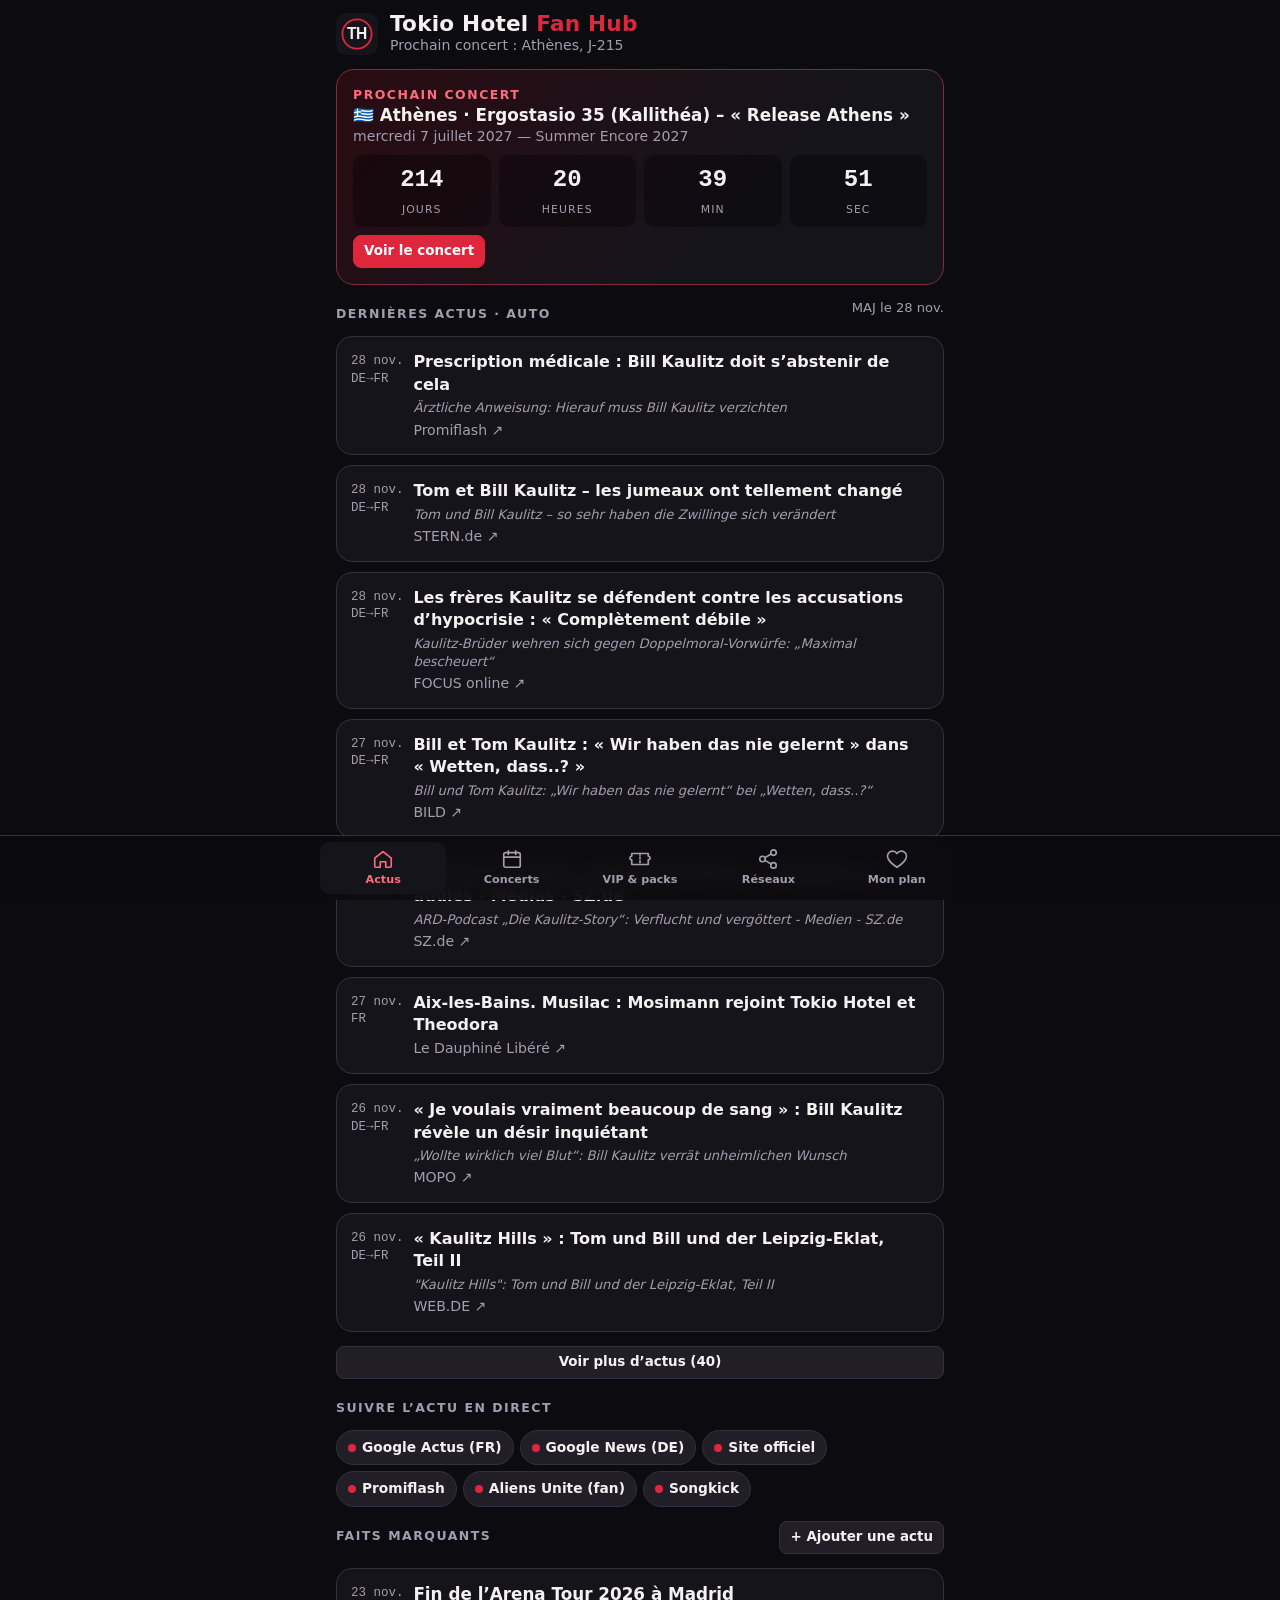
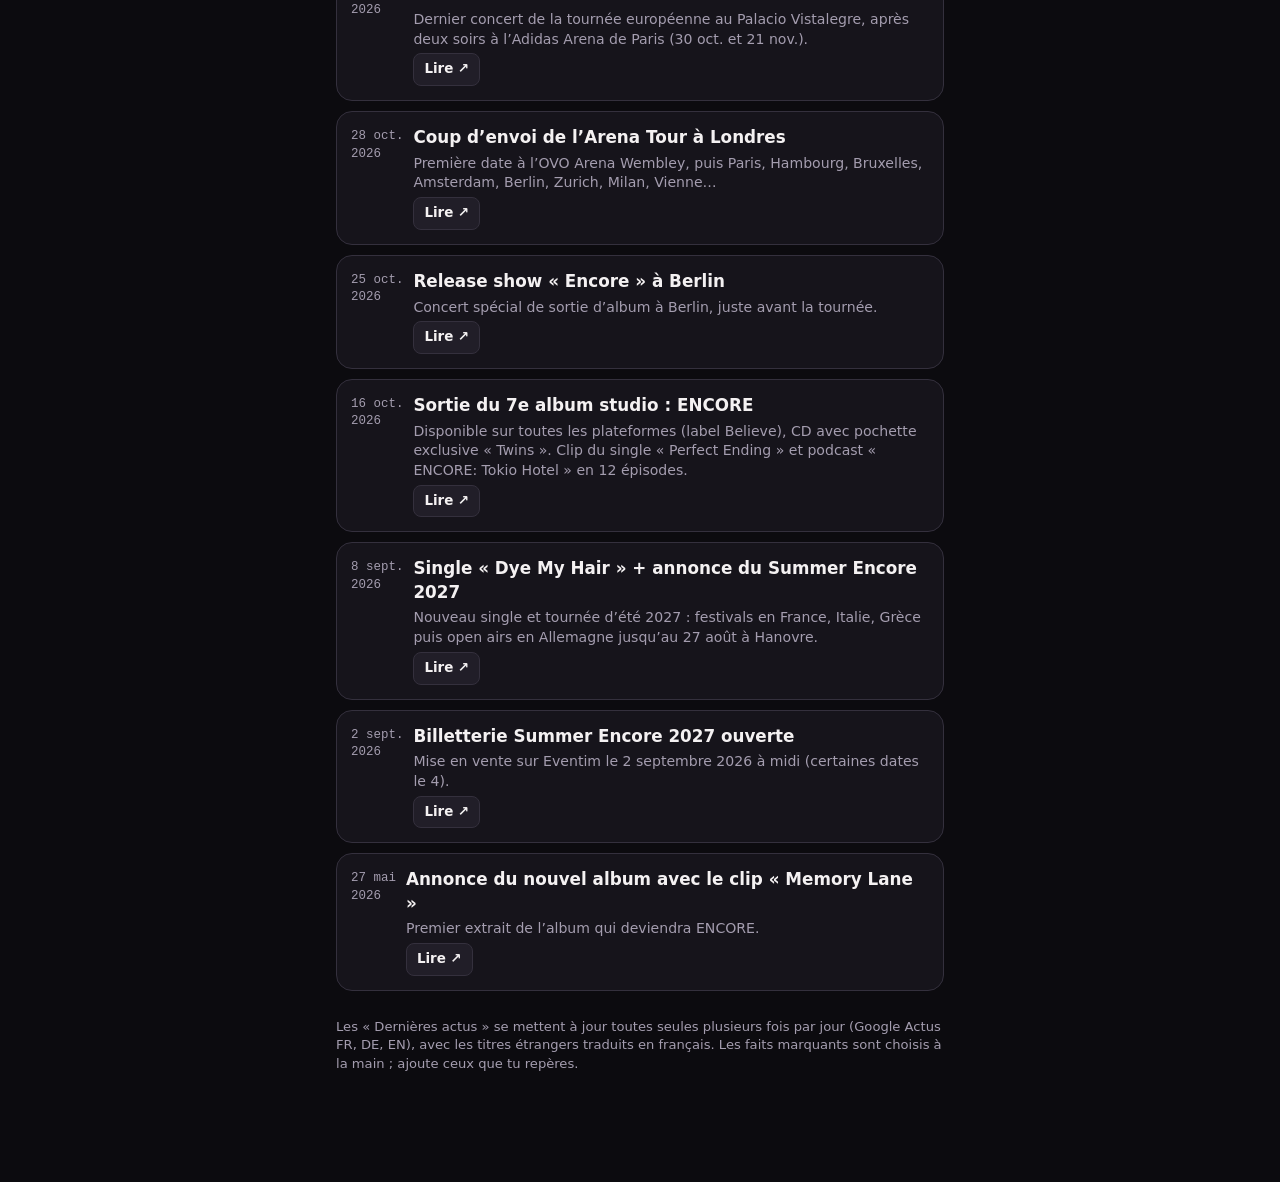
<file: tokiohotel/index.html>
<!doctype html>
<html lang="fr"><head><meta charset="utf-8">
<meta name="viewport" content="width=device-width,initial-scale=1,viewport-fit=cover">
<title>TH Fan Hub</title>
<meta name="description" content="Suivre Tokio Hotel : actualités, réseaux sociaux du groupe et de chaque membre, concerts, prix des places, packs VIP et liens de réservation.">
<link rel="manifest" href="manifest.webmanifest">
<link rel="icon" href="icon.svg" type="image/svg+xml">
<link rel="apple-touch-icon" href="apple-touch-icon.png">
<meta name="apple-mobile-web-app-capable" content="yes">
<meta name="mobile-web-app-capable" content="yes">
<meta name="apple-mobile-web-app-status-bar-style" content="black-translucent">
<meta name="apple-mobile-web-app-title" content="TH Fan Hub">
<meta name="theme-color" content="#0c0b0f">
<style>
:root{
  --bg:#0c0b0f;--panel:#16141b;--panel2:#211e28;--line:#34303d;
  --fg:#f4f1f2;--muted:#a49daf;--red:#e0263c;--red-ink:#fff;--soft:#ff6b7c;
  --good:#5fcf8f;--warn:#f2b75b;
  --f-mono:ui-monospace,"SF Mono",Menlo,Consolas,monospace;
  color-scheme:dark;
}
*{box-sizing:border-box}
html,body{margin:0;background:var(--bg);color:var(--fg);font-family:system-ui,-apple-system,"Segoe UI",Roboto,sans-serif;font-size:16px;line-height:1.4;-webkit-tap-highlight-color:transparent}
button{font:inherit;color:inherit;background:none;border:0;cursor:pointer;padding:0;text-align:inherit}
a{color:var(--soft)}
:focus-visible{outline:2px solid var(--red);outline-offset:2px}
input,select,textarea{font:inherit;color:var(--fg);background:var(--panel2);border:1px solid var(--line);border-radius:10px;padding:10px 12px;width:100%;min-width:0}
textarea{min-height:70px;resize:vertical}
label{display:grid;gap:5px;font-size:.82rem;color:var(--muted)}
.wrap{max-width:640px;margin:0 auto;padding:calc(env(safe-area-inset-top,0px) + 12px) max(16px,env(safe-area-inset-right,0px)) calc(env(safe-area-inset-bottom,0px) + 96px) max(16px,env(safe-area-inset-left,0px));display:grid;gap:14px}
header.top{display:flex;align-items:center;gap:12px}
.logo{width:42px;height:42px;flex:none}
h1{font-size:1.35rem;margin:0;line-height:1.1;letter-spacing:.01em}
h1 b{color:var(--red)}
h2{font-size:.78rem;text-transform:uppercase;letter-spacing:.12em;color:var(--muted);margin:6px 0 0;font-weight:700}
h3{margin:0;font-size:1.05rem}
.sub{color:var(--muted);font-size:.88rem}
.card{background:var(--panel);border:1px solid var(--line);border-radius:16px;padding:14px;min-width:0;display:grid;gap:10px}
.list{display:grid;gap:10px}
.btn{display:inline-flex;align-items:center;justify-content:center;gap:6px;background:var(--panel2);border:1px solid var(--line);border-radius:10px;padding:9px 13px;font-weight:600;white-space:nowrap;text-decoration:none;color:var(--fg);font-size:.92rem}
.btn.primary{background:var(--red);border-color:var(--red);color:var(--red-ink)}
.btn.sm{padding:6px 10px;font-size:.84rem;border-radius:8px}
.btn.on{border-color:var(--red);color:var(--soft)}
.btn.danger{color:var(--soft)}
.row{display:flex;flex-wrap:wrap;gap:8px;align-items:center}
.between{display:flex;justify-content:space-between;align-items:flex-start;gap:10px}
.tag{display:inline-block;font-size:.66rem;letter-spacing:.08em;text-transform:uppercase;border:1px solid var(--line);color:var(--muted);border-radius:999px;padding:2px 8px;font-weight:700;white-space:nowrap}
.tag.red{border-color:var(--red);color:var(--soft)}
.tag.good{border-color:color-mix(in srgb,var(--good) 60%,var(--line));color:var(--good)}
.tag.warn{border-color:color-mix(in srgb,var(--warn) 60%,var(--line));color:var(--warn)}
.empty{color:var(--muted);text-align:center;padding:22px 8px}
.hint{font-size:.82rem;color:var(--muted)}
.seg{display:grid;grid-auto-flow:column;grid-auto-columns:1fr;background:var(--panel2);border:1px solid var(--line);border-radius:12px;padding:3px;gap:3px}
.seg button{padding:8px 4px;border-radius:9px;font-weight:700;font-size:.88rem;color:var(--muted);text-align:center}
.seg button.on{background:var(--fg);color:var(--bg)}

/* hero countdown */
.hero{background:linear-gradient(135deg,#2a0b12,#16141b 65%);border:1px solid color-mix(in srgb,var(--red) 45%,var(--line));border-radius:18px;padding:16px;display:grid;gap:8px}
.cd{display:grid;grid-template-columns:repeat(4,1fr);gap:8px;text-align:center}
.cd div{background:rgba(0,0,0,.35);border-radius:10px;padding:8px 2px}
.cd b{display:block;font-family:var(--f-mono);font-size:1.5rem;font-variant-numeric:tabular-nums}
.cd span{font-size:.68rem;text-transform:uppercase;letter-spacing:.1em;color:var(--muted)}

/* concerts */
.gig{display:grid;grid-template-columns:58px 1fr;gap:12px}
.date{background:var(--panel2);border-radius:12px;text-align:center;padding:7px 2px;align-self:start}
.date .d{font-size:1.45rem;font-weight:800;line-height:1}
.date .m{font-size:.7rem;text-transform:uppercase;letter-spacing:.1em;color:var(--soft);font-weight:700}
.date .y{font-size:.68rem;color:var(--muted)}
.gig.past{opacity:.6}
.prices{display:grid;gap:4px;font-size:.9rem}
.prices div{display:flex;justify-content:space-between;gap:8px;border-bottom:1px dashed var(--line);padding-bottom:3px}
.prices b{font-family:var(--f-mono);white-space:nowrap}
details>summary{cursor:pointer;color:var(--muted);font-size:.88rem;font-weight:600;list-style:none}
details>summary::-webkit-details-marker{display:none}
details>summary::before{content:"▸ "}
details[open]>summary::before{content:"▾ "}

/* socials */
.mem{display:grid;grid-template-columns:52px 1fr;gap:12px;align-items:start}
.av{width:52px;height:52px;border-radius:50%;display:grid;place-items:center;font-weight:800;font-size:1.1rem;color:#fff}
.links{display:flex;flex-wrap:wrap;gap:6px}
.links a{display:inline-flex;align-items:center;gap:6px;padding:7px 11px;border-radius:999px;background:var(--panel2);border:1px solid var(--line);color:var(--fg);text-decoration:none;font-size:.86rem;font-weight:600}
.links a i{font-style:normal;width:8px;height:8px;border-radius:50%;background:var(--c,var(--red))}

/* news */
.news{display:grid;grid-template-columns:auto 1fr;gap:10px}
.news .nd{font-family:var(--f-mono);font-size:.78rem;color:var(--muted);white-space:nowrap;padding-top:2px}

/* tab bar */
nav.tabs{position:fixed;left:0;right:0;bottom:0;z-index:20;background:color-mix(in srgb,var(--bg) 92%,transparent);backdrop-filter:blur(10px);-webkit-backdrop-filter:blur(10px);border-top:1px solid var(--line);padding:6px max(8px,env(safe-area-inset-right,0px)) calc(6px + env(safe-area-inset-bottom,0px)) max(8px,env(safe-area-inset-left,0px))}
nav.tabs div{max-width:640px;margin:0 auto;display:grid;grid-template-columns:repeat(5,1fr);gap:2px}
nav.tabs button{display:grid;justify-items:center;gap:2px;padding:6px 2px;border-radius:10px;color:var(--muted);font-size:.7rem;font-weight:700}
nav.tabs button svg{width:22px;height:22px}
nav.tabs button.on{color:var(--soft);background:var(--panel)}

/* modal */
dialog{background:var(--panel);color:var(--fg);border:1px solid var(--line);border-radius:18px;padding:0;width:min(560px,calc(100vw - 24px));max-height:calc(100dvh - 40px)}
dialog::backdrop{background:rgba(0,0,0,.6)}
dialog form{padding:16px;display:grid;gap:10px}
.grid2{display:grid;grid-template-columns:1fr 1fr;gap:10px}
.total{font-family:var(--f-mono);font-size:1.6rem;font-weight:800}
.warnbox{border:1px solid color-mix(in srgb,var(--warn) 50%,var(--line));background:color-mix(in srgb,var(--warn) 8%,var(--panel));border-radius:14px;padding:12px;font-size:.88rem;display:grid;gap:4px}
</style>
</head><body>
<div class="wrap">
  <header class="top">
    <svg class="logo" viewBox="0 0 512 512" aria-hidden="true"><rect width="512" height="512" rx="112" fill="#16141b"/><circle cx="256" cy="256" r="178" fill="none" stroke="#e0263c" stroke-width="22"/><text x="256" y="318" text-anchor="middle" font-family="Arial Black,Helvetica,Arial,sans-serif" font-weight="900" font-size="190" fill="#f4f1f2" letter-spacing="-6">TH</text></svg>
    <div style="min-width:0"><h1>Tokio Hotel <b>Fan Hub</b></h1><div class="sub" id="topSub">Actus, réseaux, concerts &amp; VIP</div></div>
  </header>
  <main id="view"></main>
</div>

<nav class="tabs" aria-label="Sections"><div id="tabs"></div></nav>

<dialog id="dlg"><form method="dialog" id="dlgForm"></form></dialog>

<script>
'use strict';
/* ====================== Données de départ ======================
   Relevées fin novembre 2026 auprès des billetteries et de la presse.
   Les prix sont indicatifs (hors frais) : toujours vérifier sur la billetterie officielle. */
const TODAY_INFO = '25 nov. 2026';
const OFFICIAL = 'https://tokiohotel.com/';
const SONGKICK = 'https://www.songkick.com/artists/58137-tokio-hotel/calendar';
const EVENTIM_SE = 'https://www.eventim.de/artist/tokio-hotel/tokio-hotel-summer-encore-2027-4203600/';
const TREEHOUSE = 'https://treehouse-ticketing.com/';
const NTFY_TOPIC = 'th-fanhub-d897d7d0fd';

const SEED_CONCERTS = [
 // ---- Summer Encore 2027 ----
 {id:'c27-ath',date:'2027-07-07',city:'Athènes',country:'Grèce',flag:'🇬🇷',venue:'Ergostasio 35 (Kallithéa) – « Release Athens »',tour:'Summer Encore 2027',type:'Concert',prices:[],tickets:[{l:'Site officiel',u:OFFICIAL},{l:'Songkick',u:SONGKICK}],note:'Format « Release » : détails à confirmer.'},
 {id:'c27-musilac',date:'2027-07-10',city:'Aix-les-Bains',country:'France',flag:'🇫🇷',venue:'Festival Musilac',tour:'Summer Encore 2027',type:'Festival',prices:[],tickets:[{l:'Musilac',u:'https://www.musilac.com/billetterie'}],note:'Billet festival (journée ou pass). Kyo joue le même soir.'},
 {id:'c27-nimes',date:'2027-07-11',city:'Nîmes',country:'France',flag:'🇫🇷',venue:'Arènes de Nîmes – Festival de Nîmes',tour:'Summer Encore 2027',type:'Festival',prices:[],tickets:[{l:'Festival de Nîmes',u:'https://www.festivaldenimes.com/'}],},
 {id:'c27-este',date:'2027-07-13',city:'Este',country:'Italie',flag:'🇮🇹',venue:'Este Music Festival',tour:'Summer Encore 2027',type:'Festival',prices:[],tickets:[{l:'Este Music Festival',u:'https://estemusicfestival.it/'},{l:'Vivaticket',u:'https://www.vivaticket.com/it/ticket/tokio-hotel/313656'}]},
 {id:'c27-rome',date:'2027-07-14',city:'Rome',country:'Italie',flag:'🇮🇹',venue:'Cavea – Auditorium Parco della Musica (Roma Summer Fest)',tour:'Summer Encore 2027',type:'Concert',prices:[],tickets:[{l:'Auditorium Parco della Musica',u:'https://www.auditorium.com/'}]},
 {id:'c27-happ',date:'2027-07-18',city:'Straubenhardt',country:'Allemagne',flag:'🇩🇪',venue:'Happiness Festival (15–18 juillet)',tour:'Summer Encore 2027',type:'Festival',prices:[],tickets:[{l:'Happiness Festival',u:'https://www.happiness-festival.de/'}],note:'Le groupe joue le dimanche 18 juillet (festival du 15 au 18).'},
 {id:'c27-aurich',date:'2027-08-05',city:'Aurich',country:'Allemagne',flag:'🇩🇪',venue:'Open Air',tour:'Summer Encore 2027',type:'Open Air',prices:[{c:'Tarif à partir de',p:89.95}],tickets:[{l:'Eventim',u:EVENTIM_SE}]},
 {id:'c27-dortmund',date:'2027-08-06',city:'Dortmund',country:'Allemagne',flag:'🇩🇪',venue:'Westfalenpark',tour:'Summer Encore 2027',type:'Open Air',prices:[{c:'Tarif à partir de (revente)',p:125}],tickets:[{l:'Eventim',u:EVENTIM_SE}]},
 {id:'c27-wurz',date:'2027-08-08',city:'Wurtzbourg',country:'Allemagne',flag:'🇩🇪',venue:'Residenzplatz',tour:'Summer Encore 2027',type:'Open Air',prices:[{c:'Tarif à partir de (revente)',p:143}],tickets:[{l:'Eventim',u:EVENTIM_SE}],note:'Début 19h00.'},
 {id:'c27-ffm',date:'2027-08-11',city:'Francfort',country:'Allemagne',flag:'🇩🇪',venue:'Freigelände Agora / Messe Frankfurt',tour:'Summer Encore 2027',type:'Open Air',prices:[],tickets:[{l:'Eventim',u:'https://www.eventim.de/event/tokio-hotel-summer-encore-2027-freigelaende-agora-messe-frankfurt-22054852/'}]},
 {id:'c27-dresden',date:'2027-08-13',city:'Dresde',country:'Allemagne',flag:'🇩🇪',venue:'P5 – Messe Dresden',tour:'Summer Encore 2027',type:'Open Air',prices:[{c:'Debout',p:97.45}],tickets:[{l:'Konzertsuche',u:'https://www.konzertsuche.de/konzert/tokio-hotel-open-air-p5-messe-dresden-13-august'},{l:'Eventim',u:EVENTIM_SE}]},
 {id:'c27-magde',date:'2027-08-15',city:'Magdebourg',country:'Allemagne',flag:'🇩🇪',venue:'Domplatz',tour:'Summer Encore 2027',type:'Open Air',prices:[{c:'Debout',p:95.95}],tickets:[{l:'Eventim',u:EVENTIM_SE}],note:'Concert « à la maison » : le groupe vient de Magdebourg.'},
 {id:'c27-halle',date:'2027-08-17',city:'Halle (Saale)',country:'Allemagne',flag:'🇩🇪',venue:'Freilichtbühne Peißnitz',tour:'Summer Encore 2027',type:'Open Air',prices:[{c:'Catégorie standard',p:92.95},{c:'Catégorie haute',p:95.95}],tickets:[{l:'Biberticket',u:'https://www.biberticket.de/konzerte/rock-pop/56722-tokio-hotel-summer-encore-2027-freilichtbuehne-peissnitz-halle-saale'},{l:'MaWi Concert',u:'https://www.mawi-concert.de/konzerte/tokio-hotel-summer-encore-2027-open-airs-halle-saale-2027-08-17-e67067-v388445'}]},
 {id:'c27-warsaw',date:'2027-08-19',city:'Varsovie',country:'Pologne',flag:'🇵🇱',venue:'Progresja Summer Stage (plein air)',tour:'Summer Encore 2027',type:'Open Air',prices:[],tickets:[{l:'eBilet',u:'https://www.ebilet.pl/muzyka/pop/tokio-hotel'}]},
 {id:'c27-freq',date:'2027-08-21',city:'Sankt Pölten',country:'Autriche',flag:'🇦🇹',venue:'Frequency Festival (19–21 août)',tour:'Summer Encore 2027',type:'Festival',prices:[],tickets:[{l:'Frequency',u:'https://www.frequency.at/tickets/'}],note:'Le groupe joue le samedi 21 août (festival du 19 au 21).'},
 {id:'c27-hh',date:'2027-08-23',city:'Hambourg',country:'Allemagne',flag:'🇩🇪',venue:'Open Air',tour:'Summer Encore 2027',type:'Open Air',prices:[],tickets:[{l:'Eventim',u:EVENTIM_SE}]},
 {id:'c27-berlin',date:'2027-08-25',city:'Berlin',country:'Allemagne',flag:'🇩🇪',venue:'Waldbühne',tour:'Summer Encore 2027',type:'Open Air',prices:[{c:'Tarif',p:91.65}],tickets:[{l:'berlin.de',u:'https://www.berlin.de/en/tickets/rock-pop/tokio-hotel-summer-encore-2027/2027-08-25-tokio-hotel-summer-encore-2027-925777c8-a733-47bb-a147-eeecfc057cfb/'},{l:'Eventim',u:EVENTIM_SE}]},
 {id:'c27-hann',date:'2027-08-27',city:'Hanovre',country:'Allemagne',flag:'🇩🇪',venue:'Expo Plaza',tour:'Summer Encore 2027',type:'Open Air',prices:[{c:'Tarif à partir de (revente)',p:135}],tickets:[{l:'Eventim',u:EVENTIM_SE}],note:'Dernière date de la tournée d’été.'},
 // ---- Arena Tour 2026 (terminée) ----
 {id:'c26-lon',date:'2026-10-28',city:'Londres',country:'Royaume-Uni',flag:'🇬🇧',venue:'OVO Arena Wembley',tour:'Arena Tour 2026',type:'Arena',prices:[],tickets:[{l:'Ticketmaster UK',u:'https://www.ticketmaster.co.uk/tokio-hotel-arena-tour-2026-london-28-10-2026/event/3700626EDF846B5E'}]},
 {id:'c26-par1',date:'2026-10-30',city:'Paris',country:'France',flag:'🇫🇷',venue:'Adidas Arena',tour:'Arena Tour 2026',type:'Arena',prices:[{c:'Carré or assis',p:90.6},{c:'Fosse or debout',p:89.5},{c:'Catégorie 1 assis',p:75.2},{c:'Fosse debout',p:66.4},{c:'Catégorie 2 / visibilité réduite',p:65.3}],tickets:[{l:'Fnac Spectacles',u:'https://www.fnacspectacles.com/event/tokio-hotel-adidas-arena-19992987/'}]},
 {id:'c26-hh',date:'2026-11-01',city:'Hambourg',country:'Allemagne',flag:'🇩🇪',venue:'Barclays Arena',tour:'Arena Tour 2026',type:'Arena',prices:[],tickets:[]},
 {id:'c26-bru',date:'2026-11-02',city:'Bruxelles',country:'Belgique',flag:'🇧🇪',venue:'—',tour:'Arena Tour 2026',type:'Arena',prices:[],tickets:[]},
 {id:'c26-ams',date:'2026-11-04',city:'Amsterdam',country:'Pays-Bas',flag:'🇳🇱',venue:'AFAS Live (1re partie : Nia Ashleigh)',tour:'Arena Tour 2026',type:'Arena',prices:[],tickets:[{l:'AFAS Live',u:'https://www.afaslive.nl/en/agenda/tokio-hotel'}]},
 {id:'c26-ffm',date:'2026-11-05',city:'Francfort',country:'Allemagne',flag:'🇩🇪',venue:'—',tour:'Arena Tour 2026',type:'Arena',prices:[],tickets:[]},
 {id:'c26-ber',date:'2026-11-07',city:'Berlin',country:'Allemagne',flag:'🇩🇪',venue:'Uber Arena',tour:'Arena Tour 2026',type:'Arena',prices:[],tickets:[{l:'Uber Arena',u:'https://www.uber-arena.de/en/events/detail/tokio-hotel-2026/2026-11-07-2000'}]},
 {id:'c26-nue',date:'2026-11-08',city:'Nuremberg',country:'Allemagne',flag:'🇩🇪',venue:'—',tour:'Arena Tour 2026',type:'Arena',prices:[],tickets:[]},
 {id:'c26-zh',date:'2026-11-10',city:'Zurich',country:'Suisse',flag:'🇨🇭',venue:'Hallenstadion',tour:'Arena Tour 2026',type:'Arena',prices:[],tickets:[]},
 {id:'c26-mil',date:'2026-11-11',city:'Milan',country:'Italie',flag:'🇮🇹',venue:'—',tour:'Arena Tour 2026',type:'Arena',prices:[],tickets:[]},
 {id:'c26-lei',date:'2026-11-13',city:'Leipzig',country:'Allemagne',flag:'🇩🇪',venue:'Quarterback Immobilien Arena',tour:'Arena Tour 2026',type:'Arena',prices:[],tickets:[{l:'Arena Ticket',u:'https://arena-ticket.com/en/tokio-hotel-arena-tour-2026-leipzig-quarterback-immobilien-arena-13-11-2026-2000-uhr/'}]},
 {id:'c26-vie',date:'2026-11-15',city:'Vienne',country:'Autriche',flag:'🇦🇹',venue:'—',tour:'Arena Tour 2026',type:'Arena',prices:[],tickets:[]},
 {id:'c26-muc',date:'2026-11-16',city:'Munich',country:'Allemagne',flag:'🇩🇪',venue:'Olympiahalle',tour:'Arena Tour 2026',type:'Arena',prices:[],tickets:[{l:'Olympiapark',u:'https://www.olympiapark.de/en/events/tokio-hotel-n4932'}]},
 {id:'c26-esch',date:'2026-11-18',city:'Esch-sur-Alzette',country:'Luxembourg',flag:'🇱🇺',venue:'—',tour:'Arena Tour 2026',type:'Arena',prices:[],tickets:[]},
 {id:'c26-dus',date:'2026-11-19',city:'Düsseldorf',country:'Allemagne',flag:'🇩🇪',venue:'—',tour:'Arena Tour 2026',type:'Arena',prices:[],tickets:[]},
 {id:'c26-par2',date:'2026-11-21',city:'Paris',country:'France',flag:'🇫🇷',venue:'Adidas Arena',tour:'Arena Tour 2026',type:'Arena',prices:[{c:'Carré or assis',p:90.6},{c:'Fosse or debout',p:89.5},{c:'Catégorie 1 assis',p:75.2},{c:'Fosse debout',p:66.4},{c:'Catégorie 2 assis',p:65.3}],tickets:[{l:'See Tickets',u:'https://www.seetickets.com/fr/tr/event/tokio-hotel/adidas-arena/11122267'}]},
 {id:'c26-mad',date:'2026-11-23',city:'Madrid',country:'Espagne',flag:'🇪🇸',venue:'Palacio Vistalegre',tour:'Arena Tour 2026',type:'Arena',prices:[],tickets:[],note:'Dernière date de l’Arena Tour.'},
];

const SEED_PACKS = [
 {id:'p-sound',name:'« Sound » – Soundcheck',seller:'Treehouse / Online-Ticket',price:74.97,from:true,incl:['Accès au soundcheck','Entrée prioritaire (avant l’ouverture des portes)'],excl:['Billet de concert parfois non inclus (upgrade)'],url:'https://www.online-ticket.de/index.php-view-artist-id-11',status:'Complet à Londres 2026',m:false},
 {id:'p-mg',name:'Meet & Greet',seller:'Treehouse Ticketing',price:null,incl:['Rencontre avec le groupe','Session questions-réponses','Photo avec le groupe'],excl:[],url:TREEHOUSE,status:'Complet à Amsterdam 2026 – très rapide à partir',m:true},
 {id:'p-backstage',name:'Backstage',seller:'Treehouse Ticketing',price:null,incl:['Accès backstage','Session questions-réponses','Photo de groupe'],excl:[],url:TREEHOUSE,status:'Quantités très limitées',m:true},
 {id:'p-club',name:'« Backstage Club » VIP',seller:'Arena Ticket (salle)',price:140,incl:['Espace VIP / lounge de la salle','Avantages hospitalité'],excl:['PAS de rencontre avec le groupe'],url:'https://arena-ticket.com/en/tokio-hotel-arena-tour-2026-leipzig-quarterback-immobilien-arena-13-11-2026-2000-uhr/',status:'Leipzig 2026 – complet',m:false},
 {id:'p-hotel',name:'Packs Hôtel / Limousine VIP',seller:'Online-Ticket.de',price:3123.75,upto:true,incl:['Billet + upgrade','Nuit d’hôtel','Transfert en limousine VIP (formule haute)'],excl:[],url:'https://www.online-ticket.de/index.php-view-artist-id-11',status:'Formules de ~75 € à 3 123,75 €',m:false},
 {id:'p-hosp',name:'Hospitality / loges (revente)',seller:'SeatPick, AXS…',price:128,from:true,cur:'£',incl:['Places en loge ou hospitality selon la salle'],excl:['Revente : pas de rencontre avec le groupe sauf mention explicite'],url:'https://seatpick.com/tokio-hotel-tickets',status:'Prix de revente variables',m:false},
];

const SEED_NEWS = [
 {d:'2026-11-23',t:'Fin de l’Arena Tour 2026 à Madrid',x:'Dernier concert de la tournée européenne au Palacio Vistalegre, après deux soirs à l’Adidas Arena de Paris (30 oct. et 21 nov.).',u:'https://www.songkick.com/artists/58137-tokio-hotel'},
 {d:'2026-10-28',t:'Coup d’envoi de l’Arena Tour à Londres',x:'Première date à l’OVO Arena Wembley, puis Paris, Hambourg, Bruxelles, Amsterdam, Berlin, Zurich, Milan, Vienne…',u:'https://www.broadwayworld.com/bwwmusic/article/Tokio-Hotel-Release-7th-Album-ENCORE-Tour-Starts-Oct-28-20261016'},
 {d:'2026-10-25',t:'Release show « Encore » à Berlin',x:'Concert spécial de sortie d’album à Berlin, juste avant la tournée.',u:OFFICIAL},
 {d:'2026-10-16',t:'Sortie du 7e album studio : ENCORE',x:'Disponible sur toutes les plateformes (label Believe), CD avec pochette exclusive « Twins ». Clip du single « Perfect Ending » et podcast « ENCORE: Tokio Hotel » en 12 épisodes.',u:'https://music.apple.com/us/album/encore/6803169029'},
 {d:'2026-09-08',t:'Single « Dye My Hair » + annonce du Summer Encore 2027',x:'Nouveau single et tournée d’été 2027 : festivals en France, Italie, Grèce puis open airs en Allemagne jusqu’au 27 août à Hanovre.',u:'https://www.broadwayworld.com/bwwmusic/article/Tokio-Hotel-Release-Dye-My-Hair-Announce-Summer-2027-Tour-Dates-20260908'},
 {d:'2026-09-02',t:'Billetterie Summer Encore 2027 ouverte',x:'Mise en vente sur Eventim le 2 septembre 2026 à midi (certaines dates le 4).',u:EVENTIM_SE},
 {d:'2026-05-27',t:'Annonce du nouvel album avec le clip « Memory Lane »',x:'Premier extrait de l’album qui deviendra ENCORE.',u:'https://www.antimusic.com/p/26/r0527tokio_hotel_announce_new_album_with_memory_lane_video.shtml'},
];

const q = s => encodeURIComponent(s);
const NEWS_FEEDS = [
 {l:'Google Actus (FR)',u:'https://news.google.com/search?q='+q('"Tokio Hotel"')+'&hl=fr&gl=FR&ceid=FR:fr'},
 {l:'Google News (DE)',u:'https://news.google.com/search?q='+q('"Tokio Hotel" OR Kaulitz')+'&hl=de&gl=DE&ceid=DE:de'},
 {l:'Site officiel',u:OFFICIAL},
 {l:'Promiflash',u:'https://www.promiflash.de/thema/tokio-hotel/'},
 {l:'Aliens Unite (fan)',u:'https://tokiohotelaliensunite.substack.com/'},
 {l:'Songkick',u:SONGKICK},
];

const PLAT = {
 ig:{n:'Instagram',c:'#e1306c',u:h=>'https://www.instagram.com/'+h+'/'},
 tt:{n:'TikTok',c:'#25f4ee',u:h=>'https://www.tiktok.com/@'+h},
 yt:{n:'YouTube',c:'#ff0000',u:h=>'https://www.youtube.com/@'+h},
 x:{n:'X',c:'#cccccc',u:h=>'https://x.com/'+h},
 fb:{n:'Facebook',c:'#1877f2',u:h=>'https://www.facebook.com/'+h},
};
const SEED_MEMBERS = [
 {id:'band',name:'Tokio Hotel',role:'Le groupe',col:'#e0263c',ini:'TH',h:{ig:'tokiohotel',tt:'tokiohotel',yt:'TokioHotel',x:'tokiohotel',fb:'tokiohotel'},
  extra:[{l:'Site officiel',u:OFFICIAL,c:'#e0263c'},{l:'Spotify',u:'https://open.spotify.com/search/'+q('Tokio Hotel'),c:'#1db954'},{l:'Deezer',u:'https://www.deezer.com/artist/3255',c:'#a238ff'},{l:'Apple Music',u:'https://music.apple.com/us/album/encore/6803169029',c:'#fa2d48'},{l:'Boutique',u:'https://us.tokiohotel.com/',c:'#f2b75b'}]},
 {id:'bill',name:'Bill Kaulitz',role:'Chant',col:'#8a3ffc',ini:'BK',h:{ig:'billkaulitz',tt:'billkaulitz',x:'billkaulitz'},extra:[]},
 {id:'tom',name:'Tom Kaulitz',role:'Guitare',col:'#1f8fff',ini:'TK',h:{ig:'tomkaulitz'},extra:[]},
 {id:'georg',name:'Georg Listing',role:'Basse',col:'#2fb36f',ini:'GL',h:{ig:'georglisting'},extra:[]},
 {id:'gustav',name:'Gustav Schäfer',role:'Batterie',col:'#e8892a',ini:'GS',h:{},extra:[{l:'Trouver son Instagram',u:'https://www.google.com/search?q='+q('Gustav Schäfer Tokio Hotel Instagram'),c:'#e1306c'}],note:'Compte non vérifié : ajoute son pseudo avec « Modifier ».'},
];
const TWINS = [
 {l:'Podcast « Kaulitz Hills – Senf aus Hollywood »',u:'https://open.spotify.com/search/'+q('Kaulitz Hills Senf aus Hollywood'),c:'#1db954'},
 {l:'Série Netflix « Kaulitz & Kaulitz »',u:'https://www.netflix.com/search?q='+q('Kaulitz'),c:'#e50914'},
 {l:'Podcast « ENCORE: Tokio Hotel »',u:'https://open.spotify.com/search/'+q('ENCORE Tokio Hotel podcast'),c:'#1db954'},
];

/* ====================== Stockage ====================== */
const KEY='th-fanhub-v1';
function load(){try{return JSON.parse(localStorage.getItem(KEY))||{};}catch(e){return {};}}
let S=load();
S.extraConcerts ||= [];   // concerts ajoutés
S.edits ||= {};           // modifications des concerts de départ
S.hidden ||= [];          // concerts de départ supprimés
S.plan ||= {};            // id concert -> {status:'fav'|'go', ticket:number, pack:number, travel:number, note}
S.extraPacks ||= [];
S.extraNews ||= [];
S.handles ||= {};         // id membre -> {ig:..}
S.tab ||= 'home';
S.filter ||= 'upcoming';
function save(){try{localStorage.setItem(KEY,JSON.stringify(S));}catch(e){}}

/* ====================== Données automatiques ======================
   data/live.json est rafraîchi plusieurs fois par jour par une tâche GitHub
   (actus Google Actus + dates du site officiel). */
let LIVE={news:[],events:[],updatedAt:null};
const COUNTRY={Germany:['Allemagne','🇩🇪'],France:['France','🇫🇷'],Italy:['Italie','🇮🇹'],Greece:['Grèce','🇬🇷'],Poland:['Pologne','🇵🇱'],Austria:['Autriche','🇦🇹'],Switzerland:['Suisse','🇨🇭'],Netherlands:['Pays-Bas','🇳🇱'],Belgium:['Belgique','🇧🇪'],Spain:['Espagne','🇪🇸'],'United Kingdom':['Royaume-Uni','🇬🇧'],Luxembourg:['Luxembourg','🇱🇺'],'United States':['États-Unis','🇺🇸'],Mexico:['Mexique','🇲🇽'],Brazil:['Brésil','🇧🇷'],Argentina:['Argentine','🇦🇷'],Chile:['Chili','🇨🇱'],'Czech Republic':['Tchéquie','🇨🇿'],Czechia:['Tchéquie','🇨🇿'],Hungary:['Hongrie','🇭🇺'],Portugal:['Portugal','🇵🇹'],Denmark:['Danemark','🇩🇰'],Sweden:['Suède','🇸🇪'],Norway:['Norvège','🇳🇴'],Finland:['Finlande','🇫🇮'],Ireland:['Irlande','🇮🇪'],Russia:['Russie','🇷🇺'],Ukraine:['Ukraine','🇺🇦'],Japan:['Japon','🇯🇵'],Canada:['Canada','🇨🇦']};
const slug = s => String(s).toLowerCase().normalize('NFD').replace(/[\u0300-\u036f]/g,'').replace(/[^a-z0-9]+/g,'-');
function mergeLive(list){
  for(const e of (LIVE.events||[])){
    const offers=(e.offers||[]).map(o=>({l:o.l||'Billets',u:o.u}));
    const near=c=>Math.abs((pd(c.date)-pd(e.date))/864e5)<=4&&slug(c.city).slice(0,4)===slug(e.city).slice(0,4);
    const base=list.find(c=>c.date===e.date)||list.find(near);
    if(base){
      base.live=true; if(e.soldOut) base.soldOut=true;
      const have=new Set((base.tickets||[]).map(t=>t.u));
      base.tickets=[...(base.tickets||[]),...offers.filter(o=>!have.has(o.u))];
    }else{
      const id='auto-'+e.date+'-'+slug(e.city);
      if(S.hidden.includes(id)) continue;
      const ec=String(e.country||'').replace(/\*/g,'').trim();const [cn,fl]=COUNTRY[ec]||[ec,''];
      list.push({id,date:e.date,city:e.city||'?',country:cn,flag:fl,venue:e.venue||e.title||'—',tour:'Nouvelles dates',type:e.festival?'Festival':'Concert',prices:[],
        tickets:[...offers,...(e.url?[{l:'Bandsintown',u:e.url}]:[])],note:(e.title?e.title+'. ':'')+'Date ajoutée automatiquement depuis '+(LIVE.eventsSource||'l’agenda officiel')+'.',auto:true,live:true,soldOut:e.soldOut,...(S.edits[id]||{})});
    }
  }
  return list;
}
const concerts = () => mergeLive([...SEED_CONCERTS.filter(c=>!S.hidden.includes(c.id)).map(c=>({...c,...(S.edits[c.id]||{})})),...S.extraConcerts])
  .sort((a,b)=>a.date.localeCompare(b.date));
const members = () => SEED_MEMBERS.map(m=>({...m,h:{...m.h,...(S.handles[m.id]||{})}}));

/* ====================== Utilitaires ====================== */
const $ = s => document.querySelector(s);
const esc = s => String(s??'').replace(/[&<>"']/g,c=>({'&':'&amp;','<':'&lt;','>':'&gt;','"':'&quot;',"'":'&#39;'}[c]));
const eur = (n,cur='€') => n==null||isNaN(n)?'—':(cur==='€'?n.toLocaleString('fr-FR',{minimumFractionDigits:n%1?2:0,maximumFractionDigits:2})+' €':cur+n.toLocaleString('fr-FR'));
const MOIS=['janv.','févr.','mars','avr.','mai','juin','juil.','août','sept.','oct.','nov.','déc.'];
const pd = s => {const [y,m,d]=s.split('-').map(Number);return new Date(y,m-1,d);};
const fmtD = s => {const d=pd(s);return d.toLocaleDateString('fr-FR',{weekday:'long',day:'numeric',month:'long',year:'numeric'});};
const todayStr = () => {const d=new Date();return d.getFullYear()+'-'+String(d.getMonth()+1).padStart(2,'0')+'-'+String(d.getDate()).padStart(2,'0');};
const isPast = c => c.date < todayStr();
const ago = iso => {const m=Math.round((Date.now()-new Date(iso))/6e4);return m<60?'il y a '+Math.max(1,m)+' min':m<1440?'il y a '+Math.round(m/60)+' h':'le '+new Date(iso).toLocaleDateString('fr-FR',{day:'numeric',month:'short'});};
const daysTo = s => Math.round((pd(s)-pd(todayStr()))/864e5);
const uid = () => 'u'+Date.now().toString(36)+Math.random().toString(36).slice(2,6);
const ticketSearch = c => 'https://www.google.com/search?q='+q('Tokio Hotel '+c.city+' '+c.date.slice(0,4)+' billets');
const mapUrl = c => 'https://www.google.com/maps/search/?api=1&query='+q((c.venue&&c.venue!=='—'?c.venue.replace(/\(.*?\)|–.*$/g,'')+' ':'')+c.city+' '+c.country);

/* ====================== Onglets ====================== */
const ICONS = {
 home:'<path d="M3 11l9-7 9 7v9a1 1 0 0 1-1 1h-5v-6H9v6H4a1 1 0 0 1-1-1z"/>',
 gigs:'<rect x="3" y="5" width="18" height="16" rx="2"/><path d="M3 10h18M8 3v4M16 3v4"/>',
 vip:'<path d="M3 9a2 2 0 0 0 0 4v5h18v-5a2 2 0 0 0 0-4V6H3z"/><path d="M12 6v12" stroke-dasharray="2 2"/>',
 social:'<circle cx="18" cy="5" r="3"/><circle cx="6" cy="12" r="3"/><circle cx="18" cy="19" r="3"/><path d="M8.6 13.5l6.8 4M15.4 6.5l-6.8 4"/>',
 plan:'<path d="M12 21s-7-4.5-9.5-9A5.5 5.5 0 0 1 12 6a5.5 5.5 0 0 1 9.5 6c-2.5 4.5-9.5 9-9.5 9z"/>',
};
const TABS=[['home','Actus'],['gigs','Concerts'],['vip','VIP & packs'],['social','Réseaux'],['plan','Mon plan']];
function renderTabs(){
  $('#tabs').innerHTML=TABS.map(([k,l])=>`<button data-tab="${k}" class="${S.tab===k?'on':''}" aria-current="${S.tab===k?'page':'false'}"><svg viewBox="0 0 24 24" fill="none" stroke="currentColor" stroke-width="1.8" stroke-linecap="round" stroke-linejoin="round">${ICONS[k]}</svg>${l}</button>`).join('');
}
$('#tabs').addEventListener('click',e=>{const b=e.target.closest('button[data-tab]');if(!b)return;S.tab=b.dataset.tab;save();render();window.scrollTo(0,0);});

/* ====================== Vues ====================== */
function nextConcert(){return concerts().find(c=>!isPast(c));}
function heroHTML(){
  const n=nextConcert(); if(!n) return '';
  return `<section class="hero" aria-label="Prochain concert">
   <div class="between"><div><h2 style="margin:0;color:var(--soft)">Prochain concert</h2><h3>${n.flag||''} ${esc(n.city)} · ${esc(n.venue)}</h3><div class="sub">${esc(fmtD(n.date))} — ${esc(n.tour)}</div></div></div>
   <div class="cd" id="cd" data-date="${n.date}"></div>
   <div class="row"><button class="btn sm primary" data-open="${n.id}">Voir le concert</button></div></section>`;
}
function tickCountdown(){
  const el=$('#cd'); if(!el) return;
  const [y,m,d]=el.dataset.date.split('-').map(Number);
  let ms=Math.max(0,new Date(y,m-1,d,20,0)-new Date());
  const D=Math.floor(ms/864e5);ms-=D*864e5;const H=Math.floor(ms/36e5);ms-=H*36e5;const M=Math.floor(ms/6e4);const Sx=Math.floor((ms-M*6e4)/1e3);
  el.innerHTML=[[D,'jours'],[H,'heures'],[M,'min'],[Sx,'sec']].map(([v,l])=>`<div><b>${String(v).padStart(2,'0')}</b><span>${l}</span></div>`).join('');
}

function viewHome(){
  const news=[...SEED_NEWS.map(n=>({...n,seed:true})),...S.extraNews].sort((a,b)=>b.d.localeCompare(a.d));
  const ln=(LIVE.news||[]).slice(0,S.moreNews?40:8);
  const live=LIVE.updatedAt?`<div class="between"><h2>Dernières actus · auto</h2><span class="hint">MAJ ${esc(ago(LIVE.updatedAt))}</span></div>
  <div class="list">${ln.map(n=>`<a class="card news" style="text-decoration:none;color:inherit" href="${esc(n.u)}" target="_blank" rel="noopener"><div class="nd">${new Date(n.d).getDate()} ${MOIS[new Date(n.d).getMonth()]}<br>${n.fr?(n.lang||'').toUpperCase()+'→FR':(n.lang||'').toUpperCase()}</div><div style="display:grid;gap:3px;min-width:0"><b>${esc(n.fr||n.t)}</b>${n.fr?`<span class="hint" style="font-style:italic">${esc(n.t)}</span>`:''}<span class="sub">${esc(n.s||'')} ↗</span></div></a>`).join('')||'<div class="empty">Aucune actu récente trouvée.</div>'}</div>
  ${(LIVE.news||[]).length>8?`<button class="btn sm" id="moreNews">${S.moreNews?'Voir moins':'Voir plus d’actus ('+LIVE.news.length+')'}</button>`:''}`:'';
  return heroHTML()+live+`
  <h2>Suivre l’actu en direct</h2>
  <div class="links">${NEWS_FEEDS.map(f=>`<a href="${esc(f.u)}" target="_blank" rel="noopener"><i></i>${esc(f.l)}</a>`).join('')}</div>
  <div class="between"><h2>Faits marquants</h2><button class="btn sm" id="addNews">+ Ajouter une actu</button></div>
  <div class="list">${news.map(n=>`<article class="card news"><div class="nd">${pd(n.d).getDate()} ${MOIS[pd(n.d).getMonth()]}<br>${n.d.slice(0,4)}</div><div style="display:grid;gap:4px;min-width:0"><h3>${esc(n.t)}</h3>${n.x?`<div class="sub">${esc(n.x)}</div>`:''}<div class="row">${n.u?`<a class="btn sm" href="${esc(n.u)}" target="_blank" rel="noopener">Lire ↗</a>`:''}${n.seed?'':`<button class="btn sm danger" data-delnews="${esc(n.id)}">Supprimer</button>`}</div></div></article>`).join('')}</div>
  <p class="hint">Les « Dernières actus » se mettent à jour toutes seules plusieurs fois par jour (Google Actus FR, DE, EN), avec les titres étrangers traduits en français. Les faits marquants sont choisis à la main ; ajoute ceux que tu repères.</p>`;
}

function gigCard(c,full){
  const p=S.plan[c.id]||{}; const past=isPast(c); const dd=pd(c.date);
  const min=c.prices&&c.prices.length?Math.min(...c.prices.map(x=>x.p)):null;
  const dt=daysTo(c.date);
  return `<article class="card gig ${past?'past':''}" id="g-${c.id}">
   <div class="date"><div class="m">${MOIS[dd.getMonth()]}</div><div class="d">${dd.getDate()}</div><div class="y">${dd.getFullYear()}</div></div>
   <div style="display:grid;gap:7px;min-width:0">
    <div class="between"><div style="min-width:0"><h3>${c.flag||''} ${esc(c.city)} <span class="sub">· ${esc(c.country)}</span></h3><div class="sub">${esc(c.venue)}</div></div>
     <button class="btn sm ${p.status?'on':''}" data-fav="${c.id}" aria-label="Ajouter à mon plan">${p.status==='go'?'✔ J’y vais':p.status==='fav'?'♥ Favori':'♡'}</button></div>
    <div class="row"><span class="tag">${esc(c.tour)}</span><span class="tag">${esc(c.type)}</span>${c.auto?'<span class="tag red">Nouveau</span>':''}${c.live&&!past?'<span class="tag good">✓ Confirmé</span>':''}${c.soldOut?'<span class="tag warn">Complet</span>':''}${past?'<span class="tag">Passé</span>':dt<=60?`<span class="tag red">J-${dt}</span>`:''}${min!=null?`<span class="tag good">dès ${eur(min)}</span>`:'<span class="tag warn">Prix à venir</span>'}</div>
    ${full?gigDetails(c):''}
    <div class="row">${(c.tickets||[]).slice(0,2).map(t=>`<a class="btn sm primary" href="${esc(t.u)}" target="_blank" rel="noopener">🎟 ${esc(t.l)}</a>`).join('')}
     <button class="btn sm" data-open="${c.id}">Détails</button></div>
   </div></article>`;
}
function gigDetails(c){
  return `${c.prices&&c.prices.length?`<div class="prices">${c.prices.map(x=>`<div><span>${esc(x.c)}</span><b>${eur(x.p)}</b></div>`).join('')}</div><div class="hint">Prix indicatifs hors frais de location.</div>`:''}
   ${c.note?`<div class="hint">ℹ️ ${esc(c.note)}</div>`:''}`;
}

function viewGigs(){
  const all=concerts(); const f=S.filter;
  let list = f==='upcoming'?all.filter(c=>!isPast(c)):f==='past'?all.filter(isPast).reverse():all.filter(c=>c.country==='France');
  const groups={}; list.forEach(c=>{(groups[c.tour]||=[]).push(c);});
  return `<div class="seg" role="tablist">${[['upcoming','À venir'],['fr','En France'],['past','Passés']].map(([k,l])=>`<button data-filter="${k}" class="${f===k?'on':''}">${l}</button>`).join('')}</div>
  <div class="row"><button class="btn sm" id="addGig">+ Ajouter un concert</button><a class="btn sm" href="${OFFICIAL}" target="_blank" rel="noopener">Dates officielles ↗</a><a class="btn sm" href="${SONGKICK}" target="_blank" rel="noopener">Songkick ↗</a></div>
  ${list.length?Object.entries(groups).map(([t,cs])=>`<h2>${esc(t)} · ${cs.length} date${cs.length>1?'s':''}</h2><div class="list">${cs.map(c=>gigCard(c,true)).join('')}</div>`).join(''):'<div class="empty">Aucun concert dans cette liste.</div>'}
  <p class="hint">${LIVE.eventsSource?`Dates vérifiées automatiquement sur ${esc(LIVE.eventsSource)} (MAJ ${esc(ago(LIVE.updatedAt))}) : « ✓ Confirmé » = date présente dans l’agenda officiel de l’artiste, « Nouveau » = date annoncée depuis.`:'Vérification automatique des dates : en attente de la première mise à jour.'} Les prix par catégorie sont relevés à la main (dernier relevé le ${TODAY_INFO}) : vérifie toujours sur la billetterie avant d’acheter.</p>`;
}

function viewVip(){
  const packs=[...SEED_PACKS,...S.extraPacks];
  return `<div class="warnbox"><b>⚠️ Avant d’acheter un pack</b>
   <span>Les vrais Meet &amp; Greet / Backstage Tokio Hotel sont vendus en quantité très limitée par le partenaire VIP officiel (Treehouse Ticketing) et partent en quelques minutes. Un « VIP » de salle ou de revente n’inclut <b>pas</b> de rencontre avec le groupe, sauf mention écrite explicite. Méfie-toi des comptes qui vendent des M&amp;G en message privé.</span></div>
  <div class="row"><a class="btn primary" href="${TREEHOUSE}" target="_blank" rel="noopener">Treehouse (VIP officiel) ↗</a><a class="btn" href="${EVENTIM_SE}" target="_blank" rel="noopener">Eventim ↗</a><button class="btn" id="addPack">+ Ajouter un pack</button></div>
  <h2>Formules repérées</h2>
  <div class="list">${packs.map(p=>`<article class="card"><div class="between"><div style="min-width:0"><h3>${esc(p.name)}</h3><div class="sub">${esc(p.seller)}</div></div>
    <div style="text-align:right"><div class="total" style="font-size:1.2rem">${p.price==null?'Sur demande':(p.from?'dès ':p.upto?'jusqu’à ':'')+eur(p.price,p.cur||'€')}</div>${p.m?'<span class="tag red">Rencontre groupe</span>':''}</div></div>
    ${p.incl&&p.incl.length?`<div class="prices">${p.incl.map(i=>`<div><span>✔ ${esc(i)}</span></div>`).join('')}${(p.excl||[]).map(i=>`<div><span style="color:var(--soft)">✘ ${esc(i)}</span></div>`).join('')}</div>`:''}
    ${p.status?`<div class="hint">${esc(p.status)}</div>`:''}
    <div class="row">${p.url?`<a class="btn sm primary" href="${esc(p.url)}" target="_blank" rel="noopener">Voir / réserver ↗</a>`:''}${p.id.startsWith('u')?`<button class="btn sm danger" data-delpack="${p.id}">Supprimer</button>`:''}</div></article>`).join('')}</div>
  <p class="hint">Prix relevés sur les tournées 2026 ; les packs du Summer Encore 2027 sont annoncés date par date. Les fourchettes générales observées vont d’environ 75 € (soundcheck) à plus de 3 000 € (formules hôtel + limousine).</p>`;
}

function viewSocial(){
  return `<p class="sub">Les comptes officiels du groupe et de chaque membre. Un pseudo a changé ? Touche « Modifier ».</p>
  <div class="list">${members().map(m=>{
    const links=Object.entries(m.h).filter(([,h])=>h).map(([k,h])=>`<a href="${esc(PLAT[k].u(h))}" target="_blank" rel="noopener" style="--c:${PLAT[k].c}"><i></i>${PLAT[k].n} <span class="sub">@${esc(h)}</span></a>`);
    const extra=(m.extra||[]).map(x=>`<a href="${esc(x.u)}" target="_blank" rel="noopener" style="--c:${x.c}"><i></i>${esc(x.l)}</a>`);
    return `<article class="card mem"><div class="av" style="background:${m.col}">${m.ini}</div><div style="display:grid;gap:8px;min-width:0">
     <div class="between"><div><h3>${esc(m.name)}</h3><div class="sub">${esc(m.role)}</div></div><button class="btn sm" data-edithandles="${m.id}">Modifier</button></div>
     <div class="links">${links.join('')}${extra.join('')}</div>${m.note&&!m.h.ig?`<div class="hint">${esc(m.note)}</div>`:''}</div></article>`;}).join('')}
   <article class="card"><h3>Les jumeaux Kaulitz</h3><div class="sub">Bill &amp; Tom en dehors du groupe</div><div class="links">${TWINS.map(x=>`<a href="${esc(x.u)}" target="_blank" rel="noopener" style="--c:${x.c}"><i></i>${esc(x.l)}</a>`).join('')}</div></article>
  </div>`;
}

function viewPlan(){
  const all=concerts(); const ids=Object.keys(S.plan).filter(id=>S.plan[id]&&S.plan[id].status);
  const mine=all.filter(c=>ids.includes(c.id));
  const go=mine.filter(c=>S.plan[c.id].status==='go');
  const sum=k=>go.reduce((a,c)=>a+(+S.plan[c.id][k]||0),0);
  const tot=sum('ticket')+sum('pack')+sum('travel');
  return `<div class="card"><h2 style="margin:0">Mon budget concerts</h2><div class="total">${eur(tot)}</div>
    <div class="prices"><div><span>Billets</span><b>${eur(sum('ticket'))}</b></div><div><span>Packs VIP</span><b>${eur(sum('pack'))}</b></div><div><span>Voyage &amp; hôtel</span><b>${eur(sum('travel'))}</b></div></div>
    <div class="hint">Compte uniquement les concerts marqués « J’y vais ».</div></div>
  ${mine.length?`<div class="list">${mine.map(c=>{const p=S.plan[c.id];return `<article class="card"><div class="between"><div><h3>${c.flag||''} ${esc(c.city)} — ${pd(c.date).getDate()} ${MOIS[pd(c.date).getMonth()]} ${c.date.slice(0,4)}</h3><div class="sub">${esc(c.venue)}</div></div><span class="tag ${p.status==='go'?'red':''}">${p.status==='go'?'J’y vais':'Favori'}</span></div>
    ${p.status==='go'?`<div class="prices"><div><span>Billet</span><b>${eur(+p.ticket||0)}</b></div><div><span>Pack</span><b>${eur(+p.pack||0)}</b></div><div><span>Voyage</span><b>${eur(+p.travel||0)}</b></div></div>`:''}
    ${p.note?`<div class="hint">📝 ${esc(p.note)}</div>`:''}
    <div class="row"><button class="btn sm" data-planedit="${c.id}">Modifier</button><button class="btn sm" data-open="${c.id}">Concert</button>${isPast(c)?'':`<span class="tag">J-${daysTo(c.date)}</span>`}</div></article>`;}).join('')}</div>`
   :'<div class="empty">Touche ♡ sur un concert pour l’ajouter à ton plan, puis « J’y vais » pour suivre ton budget.</div>'}
  <h2>Notifications sur ton téléphone</h2>
  <div class="card"><div class="sub">Reçois une alerte pour chaque <b>nouvelle date</b>, <b>ouverture de billetterie</b>, concert <b>complet</b> ou <b>annulé</b>, et pour les <b>nouvelles actus</b> (titres en français). Vérification 4 fois par jour, jamais la nuit.</div>
   <div class="prices"><div><span>1. Installe l’app gratuite <b>ntfy</b></span></div><div><span>2. Touche <b>+</b> et abonne-toi au sujet :</span></div></div>
   <div class="row"><code style="font-family:var(--f-mono);background:var(--panel2);border:1px solid var(--line);border-radius:8px;padding:8px 10px;user-select:all">${NTFY_TOPIC}</code><button class="btn sm" id="copyTopic">Copier</button></div>
   <div class="row"><a class="btn sm primary" href="https://apps.apple.com/app/ntfy/id1625396347" target="_blank" rel="noopener">ntfy pour iPhone ↗</a><a class="btn sm primary" href="https://play.google.com/store/apps/details?id=io.heckel.ntfy" target="_blank" rel="noopener">ntfy pour Android ↗</a><a class="btn sm" href="https://ntfy.sh/${NTFY_TOPIC}" target="_blank" rel="noopener">Voir dans le navigateur ↗</a></div>
   <div class="hint">Laisse le serveur par défaut (ntfy.sh) et autorise les notifications quand l’app le demande.</div></div>
  <h2>Sauvegarde</h2><div class="row"><button class="btn sm" id="exp">Exporter mes données</button><label class="btn sm" style="display:inline-flex;color:var(--fg);font-size:.84rem">Importer<input type="file" id="imp" accept="application/json" hidden></label></div>`;
}

const VIEWS={home:viewHome,gigs:viewGigs,vip:viewVip,social:viewSocial,plan:viewPlan};
function render(){
  renderTabs();
  $('#view').innerHTML=`<div style="display:grid;gap:14px">${VIEWS[S.tab]()}</div>`;
  const n=nextConcert(); $('#topSub').textContent=n?`Prochain concert : ${n.city}, J-${daysTo(n.date)}`:'Actus, réseaux, concerts & VIP';
  tickCountdown();
}
setInterval(tickCountdown,1000);

/* ====================== Dialogues ====================== */
const dlg=$('#dlg'), F=$('#dlgForm');
function openDlg(html,onSubmit){
  F.innerHTML=html; dlg.showModal();
  F.onsubmit=e=>{const btn=e.submitter; if(btn&&btn.value==='cancel')return; if(onSubmit){const r=onSubmit(new FormData(F),btn&&btn.value);if(r===false){e.preventDefault();return;}} save(); render();};
}
const actions=(extra='')=>`<div class="row" style="justify-content:flex-end">${extra}<button class="btn" value="cancel" formnovalidate>Annuler</button><button class="btn primary" value="ok">Enregistrer</button></div>`;

function openConcert(id){
  const c=concerts().find(x=>x.id===id); if(!c) return;
  const p=S.plan[c.id]||{};
  F.innerHTML=`<div class="between"><div><h3>${c.flag||''} ${esc(c.city)}</h3><div class="sub">${esc(fmtD(c.date))}</div></div><button class="btn sm" value="cancel">✕</button></div>
   <div class="sub">📍 ${esc(c.venue)} — ${esc(c.country)}</div>
   <div class="row"><span class="tag">${esc(c.tour)}</span><span class="tag">${esc(c.type)}</span></div>
   ${c.prices&&c.prices.length?`<h2>Prix des places</h2>`:'<div class="hint">Prix pas encore relevés pour cette date : vérifie sur la billetterie.</div>'}
   ${gigDetails(c)}
   <h2>Réserver</h2>
   <div class="row">${(c.tickets||[]).map(t=>`<a class="btn sm primary" href="${esc(t.u)}" target="_blank" rel="noopener">🎟 ${esc(t.l)} ↗</a>`).join('')}<a class="btn sm" href="${ticketSearch(c)}" target="_blank" rel="noopener">Chercher d’autres billetteries ↗</a><a class="btn sm" href="${TREEHOUSE}" target="_blank" rel="noopener">Packs VIP ↗</a></div>
   <h2>Pratique</h2>
   <div class="row"><a class="btn sm" href="${mapUrl(c)}" target="_blank" rel="noopener">🗺 Itinéraire</a><button class="btn sm" value="ics">📅 Ajouter au calendrier</button><button class="btn sm" value="share">↗ Partager</button></div>
   <h2>Mon plan</h2>
   <div class="row"><button class="btn sm ${p.status==='fav'?'on':''}" value="fav">♥ Favori</button><button class="btn sm ${p.status==='go'?'on':''}" value="go">✔ J’y vais</button>${p.status?'<button class="btn sm" value="none">Retirer</button>':''}<button class="btn sm" value="plan">Budget &amp; notes</button></div>
   <div class="row" style="justify-content:space-between;border-top:1px solid var(--line);padding-top:10px"><button class="btn sm" value="edit">✎ Modifier ce concert</button><button class="btn sm danger" value="del">Supprimer</button></div>`;
  dlg.showModal();
  F.onsubmit=e=>{const v=e.submitter&&e.submitter.value;
    if(v==='ics'){e.preventDefault();downloadIcs(c);return;}
    if(v==='share'){e.preventDefault();shareGig(c);return;}
    if(v==='fav'||v==='go'){S.plan[c.id]={...(S.plan[c.id]||{}),status:v};}
    if(v==='none'){delete S.plan[c.id];}
    if(v==='plan'){setTimeout(()=>editPlan(c.id),0);}
    if(v==='edit'){setTimeout(()=>editConcert(c.id),0);}
    if(v==='del'){if(!confirm('Supprimer ce concert de la liste ?')){e.preventDefault();return;}
      if(S.extraConcerts.some(x=>x.id===c.id))S.extraConcerts=S.extraConcerts.filter(x=>x.id!==c.id);else S.hidden.push(c.id);delete S.plan[c.id];}
    save();render();};
}

function pricesToText(ps){return (ps||[]).map(x=>`${x.c} : ${x.p}`).join('\n');}
function textToPrices(t){return t.split('\n').map(l=>l.trim()).filter(Boolean).map(l=>{const m=l.match(/^(.*?)[\s:=-]+([\d\s.,]+)\s*€?$/);return m?{c:m[1].trim()||'Tarif',p:parseFloat(m[2].replace(/\s/g,'').replace(',','.'))}:null;}).filter(x=>x&&!isNaN(x.p));}
function linksToText(ls){return (ls||[]).map(x=>`${x.l} | ${x.u}`).join('\n');}
function textToLinks(t){return t.split('\n').map(l=>l.trim()).filter(Boolean).map(l=>{const [a,b]=l.includes('|')?l.split('|').map(s=>s.trim()):['Billetterie',l];return /^https?:\/\//.test(b)?{l:a||'Billetterie',u:b}:null;}).filter(Boolean);}

function editConcert(id){
  const c=id?concerts().find(x=>x.id===id):{date:todayStr(),city:'',country:'',flag:'',venue:'',tour:'Summer Encore 2027',type:'Concert',prices:[],tickets:[],note:''};
  openDlg(`<h3>${id?'Modifier le concert':'Ajouter un concert'}</h3>
   <div class="grid2"><label>Date<input type="date" name="date" required value="${esc(c.date)}"></label><label>Type<input name="type" value="${esc(c.type)}" placeholder="Concert, Festival…"></label></div>
   <div class="grid2"><label>Ville<input name="city" required value="${esc(c.city)}"></label><label>Pays<input name="country" value="${esc(c.country)}"></label></div>
   <label>Salle / lieu<input name="venue" value="${esc(c.venue)}"></label>
   <div class="grid2"><label>Tournée<input name="tour" value="${esc(c.tour)}"></label><label>Drapeau (emoji)<input name="flag" value="${esc(c.flag)}" placeholder="🇫🇷"></label></div>
   <label>Prix (une catégorie par ligne : « Fosse : 66,40 »)<textarea name="prices">${esc(pricesToText(c.prices))}</textarea></label>
   <label>Liens de réservation (« Nom | https://… » par ligne)<textarea name="tickets">${esc(linksToText(c.tickets))}</textarea></label>
   <label>Note<input name="note" value="${esc(c.note||'')}"></label>
   ${actions()}`,fd=>{
    const o={date:fd.get('date'),type:fd.get('type').trim()||'Concert',city:fd.get('city').trim(),country:fd.get('country').trim(),venue:fd.get('venue').trim()||'—',tour:fd.get('tour').trim()||'Autre',flag:fd.get('flag').trim(),prices:textToPrices(fd.get('prices')),tickets:textToLinks(fd.get('tickets')),note:fd.get('note').trim()};
    if(!id){S.extraConcerts.push({id:uid(),...o});}
    else if(S.extraConcerts.some(x=>x.id===id)){S.extraConcerts=S.extraConcerts.map(x=>x.id===id?{...x,...o}:x);}
    else S.edits[id]=o;
  });
}
function editPlan(id){
  const c=concerts().find(x=>x.id===id); const p=S.plan[id]||{status:'go'};
  openDlg(`<h3>Mon plan — ${esc(c.city)}</h3>
   <label>Statut<select name="status"><option value="go" ${p.status==='go'?'selected':''}>J’y vais</option><option value="fav" ${p.status==='fav'?'selected':''}>Favori</option></select></label>
   <div class="grid2"><label>Prix de mon billet (€)<input name="ticket" inputmode="decimal" value="${esc(p.ticket||'')}"></label><label>Pack VIP (€)<input name="pack" inputmode="decimal" value="${esc(p.pack||'')}"></label></div>
   <label>Voyage &amp; hôtel (€)<input name="travel" inputmode="decimal" value="${esc(p.travel||'')}"></label>
   <label>Notes (place, numéro de commande, train…)<textarea name="note">${esc(p.note||'')}</textarea></label>${actions()}`,fd=>{
    const n=k=>{const v=parseFloat(String(fd.get(k)).replace(',','.'));return isNaN(v)?'':v;};
    S.plan[id]={status:fd.get('status'),ticket:n('ticket'),pack:n('pack'),travel:n('travel'),note:fd.get('note').trim()};
  });
}
function addNews(){
  openDlg(`<h3>Ajouter une actu</h3><label>Date<input type="date" name="d" required value="${todayStr()}"></label><label>Titre<input name="t" required></label><label>Détails<textarea name="x"></textarea></label><label>Lien (facultatif)<input name="u" type="url" placeholder="https://"></label>${actions()}`,
   fd=>{S.extraNews.push({id:uid(),d:fd.get('d'),t:fd.get('t').trim(),x:fd.get('x').trim(),u:fd.get('u').trim()});});
}
function addPack(){
  openDlg(`<h3>Ajouter un pack VIP</h3><label>Nom<input name="name" required placeholder="Meet & Greet Berlin"></label><div class="grid2"><label>Vendeur<input name="seller"></label><label>Prix (€)<input name="price" inputmode="decimal"></label></div>
   <label>Inclus (une ligne par avantage)<textarea name="incl"></textarea></label><label>Lien<input name="url" type="url" placeholder="https://"></label><label>Statut / remarque<input name="status" placeholder="Disponible, complet…"></label>
   <label style="display:flex;gap:8px;align-items:center;color:var(--fg)"><input type="checkbox" name="m" style="width:auto"> Inclut une rencontre avec le groupe</label>${actions()}`,
   fd=>{const pr=parseFloat(String(fd.get('price')).replace(',','.'));S.extraPacks.push({id:uid(),name:fd.get('name').trim(),seller:fd.get('seller').trim(),price:isNaN(pr)?null:pr,incl:fd.get('incl').split('\n').map(s=>s.trim()).filter(Boolean),excl:[],url:fd.get('url').trim(),status:fd.get('status').trim(),m:!!fd.get('m')});});
}
function editHandles(id){
  const m=members().find(x=>x.id===id);
  openDlg(`<h3>Comptes de ${esc(m.name)}</h3><p class="hint">Indique seulement le pseudo, sans @ (laisser vide pour masquer).</p>
   ${Object.entries(PLAT).map(([k,pl])=>`<label>${pl.n}<input name="${k}" value="${esc(m.h[k]||'')}" autocapitalize="off" autocorrect="off" spellcheck="false"></label>`).join('')}${actions()}`,
   fd=>{const h={};Object.keys(PLAT).forEach(k=>{h[k]=String(fd.get(k)).trim().replace(/^@/,'');});S.handles[id]=h;});
}

/* ====================== Calendrier & partage ====================== */
function downloadIcs(c){
  const d=c.date.replace(/-/g,''); const nd=pd(c.date);nd.setDate(nd.getDate()+1);
  const d2=nd.getFullYear()+String(nd.getMonth()+1).padStart(2,'0')+String(nd.getDate()).padStart(2,'0');
  const e=s=>String(s).replace(/[,;\\]/g,m=>'\\'+m).replace(/\n/g,'\\n');
  const ics=['BEGIN:VCALENDAR','VERSION:2.0','PRODID:-//TH Fan Hub//FR','BEGIN:VEVENT','UID:'+c.id+'@th-fanhub','DTSTAMP:'+new Date().toISOString().replace(/[-:]/g,'').slice(0,15)+'Z','DTSTART;VALUE=DATE:'+d,'DTEND;VALUE=DATE:'+d2,
    'SUMMARY:'+e('Tokio Hotel – '+c.city),'LOCATION:'+e(c.venue+', '+c.city+', '+c.country),'DESCRIPTION:'+e(c.tour+((c.tickets||[])[0]?'\n'+c.tickets[0].u:'')),'END:VEVENT','END:VCALENDAR'].join('\r\n');
  const a=document.createElement('a');a.href=URL.createObjectURL(new Blob([ics],{type:'text/calendar'}));a.download='tokio-hotel-'+c.city.toLowerCase().replace(/[^a-z]+/g,'-')+'-'+c.date+'.ics';a.click();setTimeout(()=>URL.revokeObjectURL(a.href),2000);
}
function shareGig(c){
  const txt=`Tokio Hotel à ${c.city} (${c.venue}) le ${fmtD(c.date)} 🎸`+((c.tickets||[])[0]?'\nBillets : '+c.tickets[0].u:'');
  if(navigator.share)navigator.share({title:'Tokio Hotel – '+c.city,text:txt}).catch(()=>{});
  else navigator.clipboard?.writeText(txt).then(()=>alert('Copié dans le presse-papiers !'),()=>{});
}

/* ====================== Événements ====================== */
document.addEventListener('click',e=>{
  const t=e.target.closest('button'); if(!t||t.closest('dialog')) return;
  const d=t.dataset;
  if(d.open){openConcert(d.open);}
  else if(d.fav){const p=S.plan[d.fav]||{};const nx=!p.status?'fav':p.status==='fav'?'go':null;if(nx)S.plan[d.fav]={...p,status:nx};else delete S.plan[d.fav];save();render();}
  else if(d.filter){S.filter=d.filter;save();render();}
  else if(d.edithandles){editHandles(d.edithandles);}
  else if(d.planedit){editPlan(d.planedit);}
  else if(d.delnews){S.extraNews=S.extraNews.filter(n=>n.id!==d.delnews);save();render();}
  else if(d.delpack){S.extraPacks=S.extraPacks.filter(n=>n.id!==d.delpack);save();render();}
  else if(t.id==='copyTopic'){navigator.clipboard?.writeText(NTFY_TOPIC).then(()=>{t.textContent='Copié ✓';},()=>{});}
  else if(t.id==='moreNews'){S.moreNews=!S.moreNews;save();render();}
  else if(t.id==='addGig')editConcert(null);
  else if(t.id==='addNews')addNews();
  else if(t.id==='addPack')addPack();
  else if(t.id==='exp'){const a=document.createElement('a');a.href=URL.createObjectURL(new Blob([JSON.stringify(S,null,1)],{type:'application/json'}));a.download='th-fanhub-sauvegarde.json';a.click();}
});
document.addEventListener('change',e=>{
  if(e.target.id!=='imp')return; const f=e.target.files[0]; if(!f)return;
  f.text().then(t=>{try{const o=JSON.parse(t);if(typeof o!=='object'||!o)throw 0;S={...S,...o};save();render();alert('Données importées.');}catch(err){alert('Fichier invalide.');}});
});
dlg.addEventListener('click',e=>{if(e.target===dlg)dlg.close();});

render();
fetch('data/live.json',{cache:'no-store'}).then(r=>r.ok?r.json():null).then(d=>{if(d&&typeof d==='object'){LIVE={news:[],events:[],...d};render();}}).catch(()=>{});
if('serviceWorker' in navigator){navigator.serviceWorker.register('sw.js').catch(()=>{});}
</script>
</body></html>
</file>
<file: donjon/style.css>
/* ===================================================================
   Cryptes & Dés — thème sombre de donjon, pensé d'abord pour mobile
   =================================================================== */
:root {
  --fond: #14110f;
  --panneau: #1f1a16;
  --panneau2: #2a231d;
  --ligne: #3d3229;
  --texte: #ece3d6;
  --discret: #a4968a;
  --or: #d8a64a;
  --pj: #7fb3e0;
  --ennemi: #e07f6f;
  --bon: #7fcf8f;
  --mauvais: #ef7a6a;
  --pv: #b8433a;
  --peur: #8a5fc7;
  --rayon: 10px;
  color-scheme: dark;
}

* { box-sizing: border-box; }
html, body { margin: 0; background: var(--fond); color: var(--texte); }
body {
  font-family: system-ui, -apple-system, "Segoe UI", Roboto, sans-serif;
  font-size: 15px; line-height: 1.4;
  -webkit-tap-highlight-color: transparent;
  padding: env(safe-area-inset-top) env(safe-area-inset-right) env(safe-area-inset-bottom) env(safe-area-inset-left);
}
#app { max-width: 980px; margin: 0 auto; padding: 10px 12px 24px; min-height: 100vh; }
h1, h2, h3 { font-family: "Cinzel", Georgia, "Times New Roman", serif; color: var(--or); margin: .4em 0; letter-spacing: .02em; }
h2 { font-size: 1.35rem; }
h3 { font-size: 1.05rem; }
.petit { font-size: .82rem; color: var(--discret); }
.mauvais { color: var(--mauvais); }

/* ---------- boutons ---------- */
.btn {
  background: var(--panneau2); color: var(--texte); border: 1px solid var(--ligne);
  border-radius: var(--rayon); padding: 10px 14px; font: inherit; cursor: pointer;
  transition: background .15s, border-color .15s;
}
.btn:hover:not(:disabled) { border-color: var(--or); }
.btn:disabled { opacity: .45; cursor: not-allowed; }
.btn.principal { background: #6b4b1f; border-color: var(--or); color: #fff6e4; font-weight: 600; }
.btn.petit { padding: 6px 10px; font-size: .88rem; }
.btn.mini { padding: 2px 9px; font-size: .85rem; }
.btn.discret { background: transparent; color: var(--discret); }
.btn.bloc { display: block; width: 100%; text-align: left; margin: 6px 0; }
.pile-boutons { display: flex; flex-direction: column; gap: 10px; max-width: 420px; margin: 16px auto; }

/* ---------- titre ---------- */
.titre-ecran { text-align: center; padding-top: 12vh; }
.titre-ecran h1 { font-size: 2.6rem; letter-spacing: .02em; }
.logo { font-size: 3.4rem; filter: drop-shadow(0 0 18px #d8a64a88); }
.sous-titre { color: var(--discret); }
.equipe-titre { font-size: 2rem; letter-spacing: .4em; margin-top: 28px; }

/* ---------- barres ---------- */
.barre-jauge {
  position: relative; height: 15px; background: #0d0b0a; border-radius: 4px;
  overflow: hidden; margin: 3px 0; border: 1px solid #00000066;
}
.barre-jauge span { position: absolute; inset: 0 auto 0 0; transition: width .4s; }
.barre-jauge.pv span { background: linear-gradient(#d0564c, var(--pv)); }
.barre-jauge.peur span { background: linear-gradient(#a37ad8, var(--peur)); }
.barre-jauge.peur.max span { background: linear-gradient(#ff6ad5, #b02795); animation: pulse 1s infinite; }
.barre-jauge em {
  position: relative; display: block; font-style: normal; font-size: .72rem; text-align: center;
  line-height: 13px; text-shadow: 0 1px 2px #000; white-space: nowrap;
}
.emplacements { font-size: .78rem; color: var(--or); letter-spacing: .03em; }
.emplacements span { margin-right: 8px; }

/* ---------- écrans plein écran (carte, combat) : rien ne défile ---------- */
#app[data-ecran="carte"], #app[data-ecran="combat"], #app[data-ecran="titre"] {
  height: 100vh; height: 100dvh; min-height: 0; overflow: hidden;
  padding: 6px 8px calc(6px + env(safe-area-inset-bottom));
  display: flex; flex-direction: column;
}
body { overscroll-behavior: none; }
.discret { color: var(--discret); }

/* ---------- carte ---------- */
.ecran-carte { display: flex; flex-direction: column; gap: 6px; flex: 1; min-height: 0; }
.barre { display: flex; justify-content: space-between; align-items: center; gap: 6px; }
.titre-carte { font-size: .9rem; white-space: nowrap; overflow: hidden; text-overflow: ellipsis; }
.boutons-barre { display: flex; gap: 5px; flex-shrink: 0; }
.carte-conteneur {
  flex: 1; min-height: 0; overflow-y: auto; overscroll-behavior: contain; -webkit-overflow-scrolling: touch;
  background: #b8945a;
  border: 3px solid #4a3018; border-radius: 10px; padding: 0;
  box-shadow: inset 0 0 26px #3a2410, 0 4px 14px #0008;
}
.carte-svg { width: 100%; max-width: 440px; height: auto; display: block; margin: 0 auto; }
.carte-svg .lien { fill: none; stroke: #5a3a1c; stroke-width: 2.2; stroke-dasharray: 4 5; stroke-linecap: round; opacity: .75; }
.carte-svg .lien.parcouru { stroke: #8a2414; stroke-dasharray: none; stroke-width: 3.2; opacity: .9; }
.carte-svg .lien.possible { stroke: #c0801a; stroke-dasharray: 7 4; stroke-width: 3; opacity: 1; animation: chemin 0.9s linear infinite; }
@keyframes chemin { to { stroke-dashoffset: -22; } }
.carte-svg .croquis .encre { fill: none; stroke: #5a3a1c; stroke-width: 1.4; stroke-linecap: round; stroke-linejoin: round; opacity: .55; }
.carte-svg .croquis .encre.fin { stroke-width: .9; }
.carte-svg .croquis .encre.plein { fill: #5a3a1c; }
.carte-svg .noeud .ombre-noeud { fill: #3a2410; opacity: .35; }
.carte-svg .noeud .fond-noeud { stroke: #3a2410; stroke-width: 2.4; }
.carte-svg .noeud .bord-noeud { fill: none; stroke: #fff6dc; stroke-width: 1.2; opacity: .45; }
.carte-svg .noeud text { text-anchor: middle; dominant-baseline: middle; pointer-events: none; filter: drop-shadow(0 1px 0 #0006); }
.carte-svg .noeud .coche { fill: none; stroke: #6a1a10; stroke-width: 3.2; stroke-linecap: round; stroke-linejoin: round; opacity: .85; }
.carte-svg .noeud.visite { filter: grayscale(.55) brightness(.92); }
.carte-svg .noeud.actuel { filter: none; }
.carte-svg .noeud.accessible { cursor: pointer; }
.carte-svg .noeud.accessible .fond-noeud { stroke: #fff2b8; stroke-width: 3.2; animation: halo-carte 1.3s ease-in-out infinite; }
@keyframes halo-carte { 0%, 100% { filter: drop-shadow(0 0 2px #ffd060); } 50% { filter: drop-shadow(0 0 9px #ffb020); } }
.carte-svg .noeud.t-boss .fond-noeud { stroke: #2a0606; stroke-width: 3; }
.carte-svg .pion { animation: pion 1.2s ease-in-out infinite; }
@keyframes pion { 0%, 100% { transform: translate(0, -22px); } 50% { transform: translate(0, -28px); } }
@keyframes halo { 0%, 100% { filter: drop-shadow(0 0 2px #ffd98a); } 50% { filter: drop-shadow(0 0 9px #ffd98a); } }
.legende { display: flex; flex-wrap: wrap; gap: 0 10px; font-size: .72rem; color: var(--discret); justify-content: center; }

.resume-equipe { display: grid; grid-template-columns: repeat(4, minmax(0, 1fr)); gap: 5px; margin-top: 6px; }
.mini-pj { background: var(--panneau); border: 1px solid var(--ligne); border-radius: 9px; padding: 4px 5px; cursor: pointer; min-width: 0; }
.mini-pj.a-terre { border-color: var(--mauvais); }
.mini-tete { display: flex; align-items: center; gap: 4px; }
.mini-ic { font-size: 1.3rem; line-height: 1.2; }
.mini-pj .barre-jauge.peur { height: 6px; }
.potions { grid-column: 1 / -1; text-align: center; font-size: .72rem; color: var(--discret); }
.rang-badge {
  display: inline-block; background: #000a; color: var(--or); border-radius: 5px;
  font-size: .68rem; padding: 0 5px; font-weight: 700; line-height: 1.5;
}
.emplacements.court { display: block; font-size: .62rem; letter-spacing: 0; white-space: nowrap; overflow: hidden; }
.emplacements.vide { height: .62rem; }
.emplacements.court span { margin-right: 3px; }

/* ---------- combat ---------- */
.ecran-combat { display: flex; flex-direction: column; gap: 5px; flex: 1; min-height: 0; }
.ordre-ligne { display: flex; align-items: center; gap: 6px; }
.ordre { flex: 1; display: flex; gap: 3px; overflow-x: auto; scrollbar-width: none; align-items: center; }
.ordre::-webkit-scrollbar { display: none; }
.ordre .round { color: var(--or); font-weight: 700; font-size: .75rem; margin-right: 2px; }
.puce { font-size: .95rem; width: 26px; height: 26px; display: grid; place-items: center; flex-shrink: 0; border-radius: 50%; background: var(--panneau2); border: 2px solid var(--ligne); }
.puce.pj { border-color: #35506b; }
.puce.ennemi { border-color: #6b3530; }
.puce.actif { border-color: var(--or); box-shadow: 0 0 8px var(--or); }
.btn-journal { background: var(--panneau2); border: 1px solid var(--ligne); border-radius: 8px; font-size: 1.05rem; padding: 2px 8px; cursor: pointer; }

/* La scène : mur de pierre en haut, sol dallé en bas */
.scene {
  position: relative; flex: 1; min-height: 0; overflow: hidden;
  border-radius: 14px; border: 1px solid #3d3229;
  display: flex; flex-direction: column; justify-content: space-between; padding: 6px 6px 8px;
  background:
    radial-gradient(ellipse 40% 30% at 8% 18%, #ff9a3c33, transparent 70%),
    radial-gradient(ellipse 40% 30% at 92% 18%, #ff9a3c33, transparent 70%),
    linear-gradient(transparent 46%, #0006 46%, transparent 49%),
    repeating-linear-gradient(0deg, transparent 0 22px, #00000055 22px 24px),
    repeating-linear-gradient(90deg, transparent 0 46px, #00000040 46px 48px),
    linear-gradient(#2b241e, #1f1a16 46%, #2a2018 47%, #18130f);
}
.scene.tremble { animation: tremble .35s; }
@keyframes tremble { 25% { transform: translate(-4px, 2px); } 50% { transform: translate(4px, -2px); } 75% { transform: translate(-2px, 1px); } }
.torche { position: absolute; top: calc(50% - 12px); font-size: 1.1rem; animation: flamme 1.6s infinite alternate; filter: drop-shadow(0 0 8px #ff9a3c); opacity: .85; pointer-events: none; }
.torche.g { left: 4px; } .torche.d { right: 4px; }
@keyframes flamme { 0% { transform: scale(1) rotate(-3deg); } 50% { transform: scale(1.12) rotate(3deg); } 100% { transform: scale(.95) rotate(-1deg); } }

/* Quatre bandes : arrière ennemi, avant ennemi | front | avant héros, arrière héros */
.rangee-scene {
  position: relative; z-index: 1; display: flex; justify-content: center; gap: 4px;
  padding: 2px 4px 2px 20px; border-radius: 10px; min-height: calc(clamp(28px, 5.4vh, 46px) + 34px);
  transition: background .2s, opacity .2s;
}
.rangee-scene::before {
  content: attr(data-etiquette); position: absolute; left: 1px; top: 50%; transform: translateY(-50%) rotate(180deg);
  writing-mode: vertical-rl; font-size: .56rem; letter-spacing: .12em; text-transform: uppercase; font-weight: 700;
  color: #a4968a99;
}
.rangee-scene.avant::before { color: #e9c98acc; }
.rangee-scene.ennemi.avant { border-bottom: 2px dashed #6b353088; border-radius: 10px 10px 0 0; }
.rangee-scene.pj.avant { border-top: 2px dashed #35506b88; border-radius: 0 0 10px 10px; }
.rangee-scene.arriere { opacity: .97; }
.rangee-scene.a-portee { background: #ffd98a14; }
.rangee-scene.hors-portee { opacity: .45; }
.rangee-scene.hors-portee::after {
  content: 'hors de portée'; position: absolute; right: 6px; top: 50%; transform: translateY(-50%);
  font-size: .62rem; color: #fff; background: #000b; padding: 1px 6px; border-radius: 8px; z-index: 3;
}
.rangee-scene .combattant { width: calc(25% - 4px); flex: 0 0 auto; }
.milieu { flex: 1; min-height: 52px; display: flex; align-items: center; justify-content: center; position: relative; z-index: 2; pointer-events: none; }
.calque { position: absolute; inset: 0; pointer-events: none; z-index: 5; }

.combattant {
  position: relative; text-align: center; cursor: pointer; min-width: 0;
  border-radius: 12px; padding: 3px 3px 4px; border: 2px solid transparent;
  background: #00000040; transition: transform .2s, border-color .15s, box-shadow .15s, opacity .4s;
}
.ca-badge { position: absolute; top: 2px; left: 4px; font-size: .58rem; color: var(--discret); white-space: nowrap; z-index: 2; }
.combattant .etats { position: absolute; top: 2px; right: 2px; display: flex; flex-direction: column; font-size: .75rem; line-height: 1.05; z-index: 2; }
.figure { position: relative; height: clamp(28px, 5.4vh, 46px); margin-top: 6px; display: flex; align-items: flex-end; justify-content: center; }
.sprite { font-size: clamp(1.6rem, 4.4vh, 2.5rem); line-height: 1; position: relative; z-index: 1; filter: drop-shadow(0 3px 2px #000c); transition: transform .2s; }
.ombre { position: absolute; bottom: -2px; left: 50%; width: 62%; height: 8px; transform: translateX(-50%); background: radial-gradient(#000c, transparent 70%); border-radius: 50%; }
.combattant .nom { font-size: .62rem; font-weight: 600; white-space: nowrap; overflow: hidden; text-overflow: ellipsis; margin-top: 2px; }
.combattant.pj .nom { color: #bcd7f0; }
.combattant.ennemi .nom { color: #f0c2b8; }
.combattant .barre-jauge { height: 11px; margin: 1px 0 0; }
.combattant .barre-jauge em { font-size: .62rem; line-height: 10px; }
.combattant .barre-jauge.peur { height: 5px; }
.combattant.boss .sprite { font-size: clamp(2rem, 5.6vh, 3rem); }
.combattant.arrive { animation: arrive .3s; }
@keyframes arrive { from { transform: scale(.7); opacity: .3; } }
.combattant.boss .nom { color: #ff9c8c; }

.combattant.actif { border-color: var(--or); box-shadow: 0 0 14px #d8a64a77; background: #d8a64a1c; }
.combattant.actif .sprite { animation: respire 1.2s infinite; }
@keyframes respire { 50% { transform: translateY(-3px) scale(1.06); } }
.combattant.ciblable { border-color: #ffd98a; animation: cible 0.9s infinite; }
.combattant.ciblable::after { content: '🎯'; position: absolute; top: 14px; left: 3px; font-size: .9rem; z-index: 3; pointer-events: none; animation: pulse .9s infinite; }
.combattant.en-zone { border-color: #ffd98a; box-shadow: 0 0 10px #ffd98a88; }
.combattant.a-terre { opacity: .55; filter: grayscale(.8); }
.combattant.mort { opacity: 0; transform: translateY(-14px) scale(.7) rotate(-12deg); }
.combattant.panique { box-shadow: 0 0 12px #c040a0bb; }
.combattant.panique .sprite { animation: frisson .25s infinite; }
@keyframes frisson { 25% { transform: translateX(-1px); } 75% { transform: translateX(1px); } }
.combattant.touche .sprite { animation: impact .4s; }
@keyframes impact { 0% { filter: brightness(3) sepia(1) hue-rotate(-50deg) saturate(6); transform: translateX(-5px); } 40% { transform: translateX(5px); } 100% { filter: drop-shadow(0 3px 2px #000c); transform: none; } }
.combattant.soigne .sprite { animation: soin .6s; }
@keyframes soin { 0% { filter: drop-shadow(0 0 14px #7fcf8f) brightness(1.6); transform: translateY(-5px); } 100% { filter: drop-shadow(0 3px 2px #000c); } }
/* Élan au corps à corps : les héros (en bas) montent, les ennemis (en haut) descendent */
.combattant.pj.elan .sprite { animation: elan-haut .4s; }
.combattant.ennemi.elan .sprite { animation: elan-bas .4s; }
@keyframes elan-haut { 45% { transform: translateY(-26px) scale(1.15); } }
@keyframes elan-bas { 45% { transform: translateY(26px) scale(1.15); } }
.combattant.incante .sprite { animation: incante .45s; }
@keyframes incante { 50% { filter: drop-shadow(0 0 14px #a9b4ff) brightness(1.5); transform: scale(1.12); } }
@keyframes cible { 50% { box-shadow: 0 0 14px #ffd98aaa; } }
@keyframes pulse { 50% { opacity: .6; } }

.projectile { position: absolute; font-size: 1.5rem; transform: translate(-50%, -50%); transition: left .4s ease-in, top .4s ease-in; filter: drop-shadow(0 0 8px #ffd98a); }

.flottant {
  position: absolute; left: 50%; top: 22%; transform: translateX(-50%); z-index: 4;
  font-weight: 800; font-size: 1.1rem; pointer-events: none; white-space: nowrap; text-shadow: 0 2px 3px #000, 0 0 2px #000;
  animation: monte 1.25s forwards;
}
.flottant.degats { color: #ff8a7a; }
.flottant.crit { color: #ffd04a; font-size: 1.5rem; }
.flottant.soin { color: var(--bon); }
.flottant.rate { color: #ddd; font-size: .85rem; }
.flottant.etat { color: #ffe29a; font-size: .72rem; }
.flottant.peur { color: #d4a8ff; font-size: .75rem; top: 55%; }
@keyframes monte { 0% { opacity: 0; margin-top: 8px; } 15% { opacity: 1; margin-top: 0; } 100% { opacity: 0; margin-top: -30px; } }

/* Annonce de l'action et gros d20 au centre */
.annonce { background: #000b; border: 1px solid var(--ligne); border-radius: 20px; padding: 4px 12px; font-size: .85rem; font-weight: 600; animation: apparait .25s; white-space: nowrap; max-width: 92%; overflow: hidden; text-overflow: ellipsis; }
.annonce.pj { border-color: #35506b; color: #cfe3f5; }
.annonce.ennemi { border-color: #6b3530; color: #f5d0c8; }
@keyframes apparait { from { opacity: 0; transform: scale(.8); } }
.de-jet { display: flex; align-items: center; gap: 8px; background: #000c; border: 1px solid var(--ligne); border-radius: 14px; padding: 5px 12px 5px 6px; animation: apparait .2s; max-width: 96%; }
.d20 { width: 50px; height: 50px; flex-shrink: 0; }
.d20 polygon { fill: #3a2f25; stroke: #d8a64a; stroke-width: 3; stroke-linejoin: round; }
.d20 polygon.face { fill: #4a3b2c; stroke-width: 1.5; opacity: .9; }
.d20 .num { fill: #fff; font: 800 26px system-ui, sans-serif; text-anchor: middle; }
.de-jet:not(.pose) .d20 { animation: roule .35s linear infinite; }
@keyframes roule { to { transform: rotate(360deg); } }
.de-jet.pose .d20 { animation: pose .25s; }
@keyframes pose { 0% { transform: scale(1.35); } 100% { transform: scale(1); } }
.de-info { text-align: left; font-size: .78rem; line-height: 1.25; min-width: 0; }
.de-lib { color: var(--discret); white-space: nowrap; overflow: hidden; text-overflow: ellipsis; }
.de-calc b { font-size: 1.05rem; color: #fff; }
.de-res { font-weight: 800; font-size: .95rem; opacity: 0; }
.de-jet.pose .de-res { opacity: 1; transition: opacity .15s; }
.de-jet.oui .de-res { color: #ff9a8a; }
.de-jet.non .de-res { color: #bbb; }
.de-jet.crit .de-res { color: #ffd04a; font-size: 1.1rem; }
.de-jet.crit .d20 polygon { stroke: #ffd04a; fill: #6b4b1f; }
.de-jet.reussite .de-res { color: var(--bon); }
.de-jet.echec .de-res { color: var(--mauvais); }
.de-jet.nat1 .d20 polygon { stroke: #c0392b; }
.av { color: var(--bon); } .dv { color: var(--mauvais); }

.bandeau { display: flex; align-items: center; gap: 6px; background: #0e0c0a; border: 1px solid var(--ligne); border-radius: 10px; padding: 4px 8px; font-size: .76rem; cursor: pointer; min-height: 28px; }
.bandeau-texte { flex: 1; min-width: 0; white-space: nowrap; overflow: hidden; text-overflow: ellipsis; }
.bandeau-plus { color: var(--or); font-size: .68rem; white-space: nowrap; }

.panneau { background: var(--panneau); border: 1px solid var(--ligne); border-radius: 12px; padding: 6px; flex-shrink: 0; height: 182px; overflow: hidden; }
.panneau .attente { text-align: center; color: var(--discret); height: 100%; display: grid; place-items: center; }
.panneau .aide { font-size: .8rem; line-height: 1.3; min-height: 2.6em; margin-bottom: 5px; }
.aide .emplacements.court { display: inline; margin-left: 6px; font-size: .7rem; }
.aide-sel { display: flex; align-items: center; gap: 8px; }
.aide-sel > div { flex: 1; min-width: 0; display: -webkit-box; -webkit-line-clamp: 2; -webkit-box-orient: vertical; overflow: hidden; }
.aide-sel .btn { flex-shrink: 0; }
.indice { color: #ffd98a; white-space: nowrap; font-weight: 600; flex-shrink: 0; }
.actions { display: grid; grid-template-columns: repeat(4, minmax(0, 1fr)); gap: 4px; }
.btn-action {
  position: relative; display: flex; flex-direction: column; align-items: center; justify-content: center; gap: 1px;
  background: var(--panneau2); color: var(--texte); border: 1px solid var(--ligne);
  border-radius: 9px; padding: 4px 2px 3px; font: inherit; cursor: pointer; min-width: 0; min-height: 60px;
}
.btn-action .ic { font-size: 1.25rem; line-height: 1.1; }
.btn-action .nm { font-weight: 600; font-size: .64rem; line-height: 1.1; text-align: center; width: 100%; overflow: hidden; display: -webkit-box; -webkit-line-clamp: 2; -webkit-box-orient: vertical; }
.btn-action .pips-ligne { font-size: .6rem; color: var(--discret); white-space: nowrap; transform: scale(.9); }
.btn-action .tag-cible { font-size: .56rem; padding: 0 2px; }
.cout-coin { position: absolute; top: 1px; right: 3px; font-size: .56rem; color: var(--or); font-weight: 700; }
.btn-action.commune { background: #1a1612; }
.btn-action.sel { border-color: var(--or); background: #4a3820; box-shadow: 0 0 8px #d8a64a66; }
.btn-action.indispo { opacity: .38; }
.cout { font-size: .7rem; color: var(--or); font-weight: 400; margin-left: 4px; }

.p-de { color: var(--pj); font-weight: 600; }
.p-fl { color: var(--discret); margin: 0 2px; }
.p-vise { font-weight: 600; }
.p-vise.cac { color: #ff9a8a; }
.p-vise.loin { color: #ffc07a; }
.p-vise.allie { color: var(--bon); }
.p-vise.soi { color: var(--discret); }
.p-zone { font-size: .85em; color: #e9c98a; border: 1px solid #6b5a3a; border-radius: 4px; padding: 0 3px; margin-left: 3px; }
.btn-action .pips-ligne { font-size: .58rem; transform: none; max-width: 100%; overflow: hidden; text-overflow: ellipsis; }
.ligne-badge { font-size: .58rem; font-weight: 700; border-radius: 5px; padding: 0 4px; background: #000a; }
.ligne-badge.avant { color: #e9c98a; }
.ligne-badge.arriere { color: var(--discret); }
.pips { display: inline-flex; gap: 2px; vertical-align: middle; }
.pips i { width: 6px; height: 6px; border-radius: 50%; background: #4a3d31; display: inline-block; }
.pips.lanceur i.on { background: var(--pj); }
.pips.cible i.on { background: var(--ennemi); }
.tag-cible { font-size: .68rem; border: 1px solid var(--ligne); border-radius: 4px; padding: 0 4px; margin-left: 2px; color: var(--discret); }
.tag-cible.allie { color: var(--bon); }
.pips-demo { white-space: nowrap; font-size: .8rem; }

.journal { font-size: .8rem; line-height: 1.45; }
.journal .l { padding: 1px 0; }
.journal .l.round { color: var(--or); text-align: center; margin: 4px 0; font-weight: 700; }
.journal .l.titre { color: var(--or); }
.journal .l.action { margin-top: 5px; }
.journal .l.jet { color: #cfc4b6; padding-left: 10px; }
.journal .l.rate { color: #8f8478; }
.journal .l.crit { color: #ffd04a; }
.journal .l.bon { color: var(--bon); }
.journal .l.mauvais { color: var(--mauvais); }
.journal .l.peur { color: #c09ae8; }
.journal .l.etat { color: #e9c98a; padding-left: 10px; }
.n-pj { color: var(--pj); }
.n-en { color: var(--ennemi); }
.crit { color: #ffd04a; }

/* Petits écrans en hauteur (iPhone SE…) */
@media (max-height: 620px) {
  .rangee-scene { min-height: calc(clamp(28px, 5.4vh, 46px) + 22px); }
  .btn-action { min-height: 50px; }
  .panneau { height: 160px; }
  .btn-action .pips-ligne { display: none; }
  .combattant .nom { display: none; }
  .legende { display: none; }
}
/* Grand écran : on centre la colonne */
@media (min-width: 700px) {
  #app[data-ecran="combat"], #app[data-ecran="carte"] { max-width: 640px; }
}

/* ---------- écrans centrés ---------- */
.ecran-centre { text-align: center; max-width: 760px; margin: 0 auto; }
.ecran-centre h2 { margin-top: .2em; }
.ecran-centre .lignes { background: var(--panneau); border: 1px solid var(--ligne); border-radius: 12px; padding: 10px; text-align: left; margin: 10px 0; font-size: .9rem; }
.ecran-centre .lignes div { padding: 2px 0; }
.recit { font-style: italic; color: #d9cbb8; }
.offres { display: grid; grid-template-columns: 1fr; gap: 8px; margin: 10px 0; }
@media (max-width: 639px) {
  .offre { display: grid !important; grid-template-columns: 48px 1fr; text-align: left; align-items: center !important; column-gap: 8px; padding: 8px 10px !important; }
  .offre .gros { grid-row: 1 / span 5; font-size: 2rem; text-align: center; }
}
@media (min-width: 640px) { .offres { grid-template-columns: repeat(3, 1fr); } }
.offre {
  display: flex; flex-direction: column; align-items: center; gap: 4px; padding: 12px;
  background: var(--panneau); color: var(--texte); border: 2px solid var(--ligne); border-radius: 14px;
  font: inherit; cursor: pointer; transition: transform .15s, border-color .15s;
}
.offre:hover { transform: translateY(-3px); border-color: var(--or); }
.offre .cat { font-size: .72rem; text-transform: uppercase; letter-spacing: .08em; color: var(--discret); }
.offre.objet .cat { color: #c89bff; }
.offre.action .cat { color: #7fd0e0; }
.offre.amelioration .cat { color: var(--bon); }
.offre .gros { font-size: 2.2rem; }
.offre .pour { font-size: .82rem; color: var(--or); }
.offre .desc { font-size: .84rem; color: #d9cbb8; }
.des-vie { display: grid; grid-template-columns: repeat(2, 1fr); gap: 8px; margin: 10px 0; }
.fin .logo { font-size: 4rem; margin-top: 10vh; }
.fin .btn { margin: 6px; }

/* ---------- modal ---------- */
#modal { display: none; }
#modal.ouvert { display: block; position: fixed; inset: 0; z-index: 50; }
.modal-fond { position: absolute; inset: 0; background: #000a; }
.modal-boite {
  position: absolute; left: 50%; top: 50%; transform: translate(-50%, -50%);
  width: min(94vw, 620px); max-height: 88vh; overflow-y: auto;
  background: var(--panneau); border: 1px solid var(--or); border-radius: 14px; padding: 14px 16px;
}
.modal-boite .fermer { position: sticky; top: 0; float: right; background: var(--panneau2); color: var(--texte); border: 1px solid var(--ligne); border-radius: 50%; width: 32px; height: 32px; cursor: pointer; }
.modal-boite p { font-size: .9rem; }
.fiche { border-top: 1px solid var(--ligne); padding: 10px 0; }
.fiche-tete { display: flex; align-items: center; gap: 6px; }
.fiche-tete .fleches { margin-left: auto; display: flex; gap: 4px; }
.fiche-stats { display: flex; flex-wrap: wrap; gap: 4px 12px; font-size: .86rem; margin: 6px 0; }
.fiche-actions { margin-top: 8px; }
.ligne-action { padding: 5px 0; border-bottom: 1px dashed #3d322966; }
.fiche-objets { margin-top: 8px; font-size: .84rem; }
.etats-detail { background: var(--panneau2); border-radius: 8px; padding: 6px 8px; margin: 6px 0; font-size: .85rem; }

/* ---------- scène 3D cartoon ---------- */
.canvas3d { position: absolute; inset: 0; width: 100%; height: 100%; pointer-events: none; z-index: 0; transition: opacity .9s ease; }
.canvas3d.cache3d { opacity: 0; }
.mode3d .scene { background: #120d0a; }
.mode3d .scene::after {           /* vignette sombre sur les bords */
  content: ''; position: absolute; inset: 0; pointer-events: none; z-index: 0;
  background: radial-gradient(ellipse 75% 70% at 50% 50%, transparent 55%, #0008 100%);
}
.mode3d .torche { display: none; }
.mode3d .sprite { opacity: 0; }
.mode3d .ombre { display: none; }
.mode3d .rangee-scene.ennemi.avant, .mode3d .rangee-scene.pj.avant { border: none; }
.mode3d .rangee-scene.a-portee { background: transparent; }
.mode3d .rangee-scene::before { color: #ffffff55; text-shadow: 0 1px 2px #000; }
.mode3d .rangee-scene.avant::before { color: #ffd98aaa; }
.mode3d .combattant, .mode3d .combattant.actif, .mode3d .combattant.en-zone { background: transparent; border-color: transparent; box-shadow: none; }
.mode3d .combattant.ciblable { border-color: transparent; animation: none; }
.mode3d .combattant.ciblable::after { display: none; }
.mode3d .combattant .nom { text-shadow: 0 1px 2px #000, 0 0 4px #000; }
.mode3d .ca-badge { text-shadow: 0 1px 2px #000; color: #e8dccb; }
.mode3d .combattant.actif .nom { color: #ffd98a; }
.mode3d .scene { padding-top: 20px; }

/* ---------- boutons son / musique / vitesse ---------- */
.btn-icone { background: var(--panneau2); border: 1px solid var(--ligne); border-radius: 8px; font-size: .95rem; padding: 2px 7px; cursor: pointer; color: var(--texte); line-height: 1.5; flex-shrink: 0; }
.btn-icone.off { opacity: .4; text-decoration: line-through; }
.btn-icone.actif { border-color: var(--or); color: var(--or); }
.ordre-ligne .btn-icone { font-size: .78rem; padding: 1px 4px; border-radius: 7px; }
.ordre-ligne { gap: 4px; }
.ordre-ligne .btn-journal { font-size: .9rem; padding: 1px 6px; }
.audio-titre { display: flex; gap: 8px; justify-content: center; margin-top: 10px; }
.btn-action.apercu { opacity: .45; cursor: default; }
.sous-titre-offres { margin: 6px 0; font-size: .9rem; }
.sous-titre-offres .gains { text-align: left; background: var(--panneau); border: 1px solid var(--ligne); border-radius: 10px; padding: 6px 10px; margin: 8px 0; font-size: .8rem; }

/* ---------- choix de campagne ---------- */
.campagnes { display: flex; flex-direction: column; gap: 10px; margin: 12px 0; }
.campagne { display: flex; gap: 12px; align-items: center; text-align: left; padding: 12px; background: var(--panneau); color: var(--texte);
  border: 2px solid var(--ligne); border-radius: 14px; font: inherit; cursor: pointer; transition: border-color .15s, transform .15s; }
.campagne:hover:not(:disabled) { border-color: var(--or); transform: translateY(-2px); }
.campagne.verrou { opacity: .5; cursor: not-allowed; }
.camp-icone { font-size: 2.4rem; flex-shrink: 0; }
.camp-corps { display: flex; flex-direction: column; gap: 3px; min-width: 0; }
.camp-corps b { color: var(--or); font-size: 1.02rem; }
.etoiles { color: #ffd04a; font-size: .85rem; letter-spacing: .1em; }
.camp-resume { font-size: .84rem; color: #d9cbb8; }
.camp-infos { font-size: .75rem; color: var(--discret); }
.deblocage { margin: 14px auto; padding: 10px 14px; border: 2px solid var(--or); border-radius: 12px; background: #4a382055; max-width: 420px; animation: apparait .4s; }

/* ---------- marchand ---------- */
.bourse { font-size: 1.05rem; margin: 6px 0 10px; color: var(--or); }
.etal { display: flex; flex-direction: column; gap: 6px; margin-bottom: 10px; }
.article { display: grid; grid-template-columns: 40px 1fr auto; gap: 8px; align-items: center; text-align: left;
  background: var(--panneau); border: 1px solid var(--ligne); border-radius: 12px; padding: 7px 9px; }
.article .gros { font-size: 1.7rem; text-align: center; }
.article.vendu { opacity: .4; }
.art-corps { display: flex; flex-direction: column; min-width: 0; font-size: .86rem; }
.art-corps .cat { font-size: .66rem; text-transform: uppercase; letter-spacing: .06em; color: var(--discret); }
.art-corps .pour { color: var(--or); font-size: .78rem; }
.art-corps .desc { color: #d9cbb8; font-size: .78rem; }
.prix { white-space: nowrap; min-width: 64px; }

/* ---------- raretés, sac, inventaire ---------- */
.rarete { font-size: .62rem; border: 1px solid; border-radius: 4px; padding: 0 4px; margin-left: 4px; letter-spacing: .04em; vertical-align: middle; }
.offre.r-rare { border-color: #6aa8ff88; }
.offre.r-legendaire { border-color: #ffad3b; box-shadow: 0 0 14px #ffad3b44; }
.offre.r-maudit { border-color: #c060ff99; box-shadow: 0 0 12px #c060ff33; }
.article.r-rare { border-color: #6aa8ff77; }
.article.r-legendaire { border-color: #ffad3b; }
.article.r-maudit { border-color: #c060ff88; }
.ligne-objet { border-left: 3px solid; padding: 3px 0 3px 7px; margin: 4px 0; font-size: .84rem; }
.donner { margin-top: 3px; font-size: .76rem; color: var(--discret); }
.donner .btn.mini { padding: 1px 6px; }
.sac-equipe { background: var(--panneau2); border-radius: 8px; padding: 6px 9px; font-size: .86rem; margin-bottom: 6px; }

/* ---------- composition d'équipe ---------- */
.emplacements-equipe { display: flex; gap: 8px; justify-content: center; margin: 8px 0; }
.place { width: 62px; height: 62px; border: 2px dashed var(--ligne); border-radius: 12px; display: grid; place-items: center; font-size: 1.6rem; color: var(--discret); cursor: pointer; }
.place.pleine { border-style: solid; border-color: var(--or); background: #4a382044; display: flex; flex-direction: column; justify-content: center; }
.place small { font-size: .55rem; color: var(--texte); }
.conseils { font-size: .82rem; margin: 6px 0 10px; min-height: 1.2em; }
.grille-classes { display: grid; grid-template-columns: repeat(2, minmax(0, 1fr)); gap: 7px; }
@media (min-width: 640px) { .grille-classes { grid-template-columns: repeat(5, minmax(0, 1fr)); } }
.carte-classe { position: relative; display: flex; flex-direction: column; align-items: center; gap: 1px; padding: 9px 6px 7px; background: var(--panneau);
  border: 2px solid var(--ligne); border-top: 4px solid var(--c); border-radius: 12px; cursor: pointer; transition: transform .12s, border-color .12s; }
.carte-classe:hover { transform: translateY(-2px); }
.carte-classe.prise { border-color: var(--or); background: #4a382055; box-shadow: 0 0 10px #d8a64a44; }
.carte-classe.pleine { opacity: .45; }
.cl-icone { font-size: 1.8rem; }
.carte-classe b { font-size: .92rem; }
.cl-role { font-size: .7rem; color: var(--or); }
.cl-stats { font-size: .68rem; color: var(--discret); }
.ordre-choix { position: absolute; top: 4px; left: 6px; background: var(--or); color: #1a1208; border-radius: 50%; width: 18px; height: 18px; font-size: .7rem; font-weight: 800; display: grid; place-items: center; }
.info-classe { position: absolute; top: 2px; right: 3px; background: none; border: none; font-size: .85rem; cursor: pointer; padding: 2px; }
.boutons-compo { display: flex; gap: 8px; justify-content: center; margin: 12px 0; flex-wrap: wrap; }

/* ---------- accueil ---------- */
#app[data-ecran="titre"] { padding: 0; max-width: none; }
.accueil { flex: 1; min-height: 0; display: flex; flex-direction: column; position: relative;
  background: radial-gradient(ellipse 120% 70% at 50% 0%, #3a2414 0%, #14110f 60%); }
.logo-zone { text-align: center; padding: calc(16px + env(safe-area-inset-top)) 12px 4px; position: relative; z-index: 2; }
.logo-titre { font-family: "Cinzel Decorative", "Cinzel", Georgia, serif; font-weight: 900; font-size: clamp(2.2rem, 11vw, 4rem); line-height: 1.05;
  background: linear-gradient(180deg, #fff3c4 0%, #f2c45a 45%, #a8661c 100%); -webkit-background-clip: text; background-clip: text; color: transparent;
  filter: drop-shadow(0 2px 0 #3a2208) drop-shadow(0 0 18px #f2a03c66); }
.esperluette { font-size: .7em; vertical-align: .12em; }
.logo-sous { font-family: "Cinzel", Georgia, serif; font-size: .78rem; letter-spacing: .22em; text-transform: uppercase; color: #c9a77a; margin-top: 4px; }
.logo-sous::before, .logo-sous::after { content: '✦'; color: var(--or); margin: 0 .6em; opacity: .7; }
.scene.vitrine { flex: 1; min-height: 160px; border: none; border-radius: 0; padding: 0 0 5vh; display: flex; flex-direction: column; justify-content: flex-end;
  background: transparent; }
.mode3d .scene.vitrine { background: #0e0a08; }
.scene.vitrine::after { background: linear-gradient(180deg, #14110f 0%, transparent 18%, transparent 70%, #14110f 100%), radial-gradient(ellipse 80% 70% at 50% 55%, transparent 50%, #000a 100%); }
.vitrine-rang { padding: 0 6% !important; min-height: 0 !important; }
.vitrine-rang::before { display: none; }
.vitrine .combattant { cursor: default; }
.vitrine .figure { height: clamp(52px, 11vh, 110px); }
.vitrine .sprite { font-size: clamp(2.6rem, 8vh, 4.5rem); }
.vitrine .nom { font-family: "Cinzel", Georgia, serif; font-size: .7rem; color: #e8d6b8; }
.accueil-bas { position: relative; z-index: 2; display: flex; flex-direction: column; align-items: center; gap: 9px;
  padding: 6px 16px calc(14px + env(safe-area-inset-bottom)); }
.plaque { width: min(100%, 360px); font-family: "Cinzel", Georgia, serif; font-weight: 700; font-size: 1.05rem; letter-spacing: .06em; color: #f4e2c0;
  padding: 13px 16px; border-radius: 10px; cursor: pointer; border: 1px solid #6b5236;
  background: linear-gradient(180deg, #3b2c1f, #241a12); box-shadow: inset 0 1px 0 #ffffff1a, inset 0 0 0 3px #00000040, 0 4px 14px #0008; transition: transform .12s, filter .12s; }
.plaque.principale { color: #2a1606; border-color: #f2c45a; text-shadow: 0 1px 0 #ffe9b066;
  background: linear-gradient(180deg, #ffe08a 0%, #e0a43c 55%, #a8661c 100%); box-shadow: inset 0 1px 0 #fff6, inset 0 0 0 3px #7a4a1440, 0 0 22px #f2a03c55, 0 4px 14px #0008; }
.plaque:hover { transform: translateY(-1px); filter: brightness(1.08); }
.plaque:active { transform: translateY(1px); }
.accueil-outils { display: flex; gap: 8px; }
.accueil-outils .btn-icone { font-size: 1.05rem; padding: 5px 11px; border-radius: 10px; }
.progression { display: flex; gap: 12px; margin-top: 2px; }
.prog { display: flex; flex-direction: column; align-items: center; font-size: 1.35rem; line-height: 1.1; padding: 5px 9px; border-radius: 10px; border: 1px solid #3d3229; background: #0006; }
.prog small { font-size: .6rem; color: #ffd04a; letter-spacing: .05em; }
.prog.verrou { opacity: .45; }
.prog.faite { border-color: var(--or); box-shadow: 0 0 10px #d8a64a44; }

/* ---------- chargement de l'accueil ---------- */
.mode3d .vitrine .combattant { transition: opacity .9s ease; }
.mode3d .vitrine:has(.canvas3d.cache3d) .combattant { opacity: 0; }
.chargement3d { position: absolute; left: 50%; top: 45%; transform: translate(-50%, -50%); z-index: 3; text-align: center; transition: opacity .6s ease; pointer-events: none; }
.chargement3d span { display: block; font-family: "Cinzel", Georgia, serif; color: #c9a77a; letter-spacing: .12em; font-size: .85rem; margin-bottom: 8px; animation: pulse 1.6s infinite; }
.chargement3d b { display: block; width: 160px; height: 4px; background: #ffffff14; border-radius: 4px; overflow: hidden; margin: 0 auto; }
.chargement3d i { display: block; height: 100%; background: linear-gradient(90deg, #a8661c, #f2c45a); transition: width .3s ease; }
.chargement3d.fini { opacity: 0; }
.logo-zone { opacity: 0; transform: translateY(-6px); transition: opacity .7s ease, transform .7s ease; }
.polices .logo-zone { opacity: 1; transform: none; }

.btn.risque { border-color: #8a3a2a; }
.btn.risque:hover:not(:disabled) { border-color: #ef7a6a; }

/* ---------- peur : graduation à 50, crises ---------- */
.barre-jauge.peur::after { content: ''; position: absolute; left: 50%; top: 0; bottom: 0; width: 1px; background: #ffffff55; }
.peur-txt { color: #c09ae8; }
.progression { flex-wrap: wrap; justify-content: center; gap: 7px; max-width: 360px; }
.prog { font-size: 1.15rem; padding: 4px 7px; }

/* ---------- sous-classes ---------- */
.sc-choix { margin-top: 4px; width: 100%; background: #0005; border: 1px solid var(--ligne); border-radius: 8px; color: var(--texte); font: inherit; font-size: .7rem; padding: 4px 4px; cursor: pointer; line-height: 1.2; }
.sc-choix:hover { border-color: var(--or); }
.sc-nb { color: var(--discret); font-size: .62rem; white-space: nowrap; }
.place-sc { font-size: .5rem !important; color: var(--or) !important; max-width: 60px; overflow: hidden; text-overflow: ellipsis; white-space: nowrap; }
.sc-liste { display: flex; flex-direction: column; gap: 8px; margin-bottom: 8px; }
.sc-carte { border: 2px solid var(--ligne); border-radius: 12px; padding: 8px 10px; background: var(--panneau2); cursor: pointer; transition: border-color .12s; }
.sc-carte.choisie { border-color: var(--or); background: #4a382055; box-shadow: 0 0 10px #d8a64a44; }
.sc-carte.verrou { cursor: default; opacity: .6; }
.sc-tete { display: flex; align-items: center; gap: 6px; }
.sc-ic { font-size: 1.3rem; }
.sc-ok, .sc-btn { margin-left: auto; font-size: .72rem; padding: 2px 8px; border-radius: 10px; }
.sc-ok { background: var(--or); color: #1a1208; font-weight: 700; }
.sc-btn { border: 1px solid var(--or); color: var(--or); }
.sc-details { margin: 4px 0 2px; padding-left: 18px; font-size: .78rem; }
.sc-details li { margin: 2px 0; }
.verrou-txt { margin-top: 3px; }
.sc-fiche { margin: 4px 0 6px; font-size: .85rem; }
.sc-fiche summary { cursor: pointer; }
.badge-test { display: inline-block; margin: 6px auto 0; background: #2a4a2a; border: 1px solid #6c6; color: #cfc; border-radius: 10px; padding: 3px 9px; font: inherit; font-size: .75rem; cursor: pointer; }
.combattant.ennemi .barre-jauge.peur { margin-top: 2px; }

/* ---------- difficultés ---------- */
.diffs { display: flex; flex-wrap: wrap; gap: 5px; margin-top: 6px; }
.diff { font-size: .7rem; padding: 3px 8px; border-radius: 10px; border: 1px solid var(--ligne); background: #0004; color: var(--texte); cursor: pointer; }
.diff.choisie { border-color: var(--or); background: #4a382088; color: #ffe2a0; font-weight: 700; }
.diff.verrou { opacity: .45; cursor: default; }
.diff-desc { display: block; font-size: .68rem; color: #ffb48a; margin-top: 3px; }
.campagne.defi { border-color: #6aa8ff; background: linear-gradient(135deg, #1a2a44cc, #2a1e14cc); margin-bottom: 8px; }

/* Montée de niveau */
.ecran-niveau h2 { color: var(--or); font-size: 1.6rem; }
.fiches-niv { display: grid; grid-template-columns: repeat(auto-fit, minmax(300px, 1fr)); gap: 10px; margin: 10px 0 14px; text-align: left; }
.fiche-niv { background: var(--panneau); border: 1px solid var(--ligne); border-radius: 12px; padding: 10px; }
.tete-niv { display: flex; align-items: center; gap: 8px; margin-bottom: 6px; }
.tete-niv .ic { font-size: 1.8rem; }
.tete-niv small { display: block; color: var(--discret); font-size: .75rem; }
.tete-niv > div { flex: 1; }
.badge-niv { background: var(--or); color: #1d140c; font-weight: bold; border-radius: 999px; padding: 2px 9px; font-size: .78rem; white-space: nowrap; }
.stat-niv, .gain-niv { border-top: 1px solid var(--ligne); padding: 5px 0; font-size: .84rem; }
.stat-niv { display: grid; grid-template-columns: 1fr auto; column-gap: 8px; }
.stat-niv em { color: #8fe08f; font-style: normal; }
.stat-niv small, .gain-niv small { grid-column: 1 / -1; display: block; color: var(--discret); font-size: .74rem; line-height: 1.3; }
.gain-niv.nouveau b { color: #9fd0ff; }
.gain-niv.sc small { color: #e8d2a8; }
.barre-xp { position: relative; height: 18px; margin: 4px 10px 0; border-radius: 999px; background: #241a12; border: 1px solid var(--ligne); overflow: hidden; }
.barre-xp i { position: absolute; inset: 0 auto 0 0; background: linear-gradient(90deg, #a07a2c, #e7c062); }
.barre-xp span { position: relative; display: block; text-align: center; font-size: .72rem; line-height: 16px; color: #fff4dc; text-shadow: 0 1px 2px #000; }
.barre-xp.max { background: #3b2d14; }
.niv-sort { margin-top: 6px; display: flex; flex-wrap: wrap; gap: 6px; align-items: center; font-size: .78rem; color: var(--discret); }
.pastille-niv { background: #2a2017; color: #f1e3c8; border: 1px solid var(--ligne); border-radius: 999px; padding: 3px 10px; font: inherit; font-weight: bold; cursor: pointer; }
.pastille-niv small { font-weight: normal; color: #9fd0ff; }
.pastille-niv.actif { background: var(--or); color: #1d140c; border-color: var(--or); }
.pastille-niv.actif small { color: #3a2a10; }
.grimoire { margin-top: 8px; border-top: 1px solid var(--ligne); padding-top: 6px; }
.grimoire summary { cursor: pointer; font-size: .85rem; }
.ligne-grim { display: flex; align-items: center; gap: 6px; }
.ligne-grim > :first-child { flex: 1; min-width: 0; }
.choix-sort { border-top: 1px solid var(--ligne); padding-top: 6px; margin-top: 4px; font-size: .84rem; }
.choix-sort .btn.bloc { display: block; width: 100%; margin: 5px 0; text-align: left; }
.choix-sort small { color: var(--discret); font-size: .74rem; }
.toast { position: fixed; left: 50%; top: 14px; transform: translateX(-50%); z-index: 9999; background: #2a1f12; border: 2px solid var(--or); color: #f6e7c8; padding: 10px 16px; border-radius: 12px; box-shadow: 0 6px 24px #000a; font-size: .9rem; max-width: 92vw; text-align: center; animation: toastIn .35s ease-out; transition: opacity .6s, transform .6s; }
.toast.part { opacity: 0; transform: translate(-50%, -20px); }
@keyframes toastIn { from { opacity: 0; transform: translate(-50%, -20px); } }
.reliques { margin: 8px 0; display: flex; flex-wrap: wrap; gap: 6px; align-items: center; font-size: .85rem; }
.liste-succes, .liste-betes { display: grid; gap: 6px; text-align: left; }
.succes, .fiche-bete { display: flex; gap: 10px; align-items: flex-start; background: var(--panneau); border: 1px solid var(--ligne); border-radius: 10px; padding: 8px; opacity: .55; }
.succes.obtenu, .fiche-bete { opacity: 1; }
.succes.obtenu { border-color: var(--or); }
.succes .ic, .fiche-bete .ic { font-size: 1.6rem; }
.succes small, .fiche-bete small { display: block; color: var(--discret); font-size: .75rem; }
.fiche-bete.boss { border-color: #b8423a; }
.fiche-bete.elite { border-color: #8a6bd6; }
</file>
